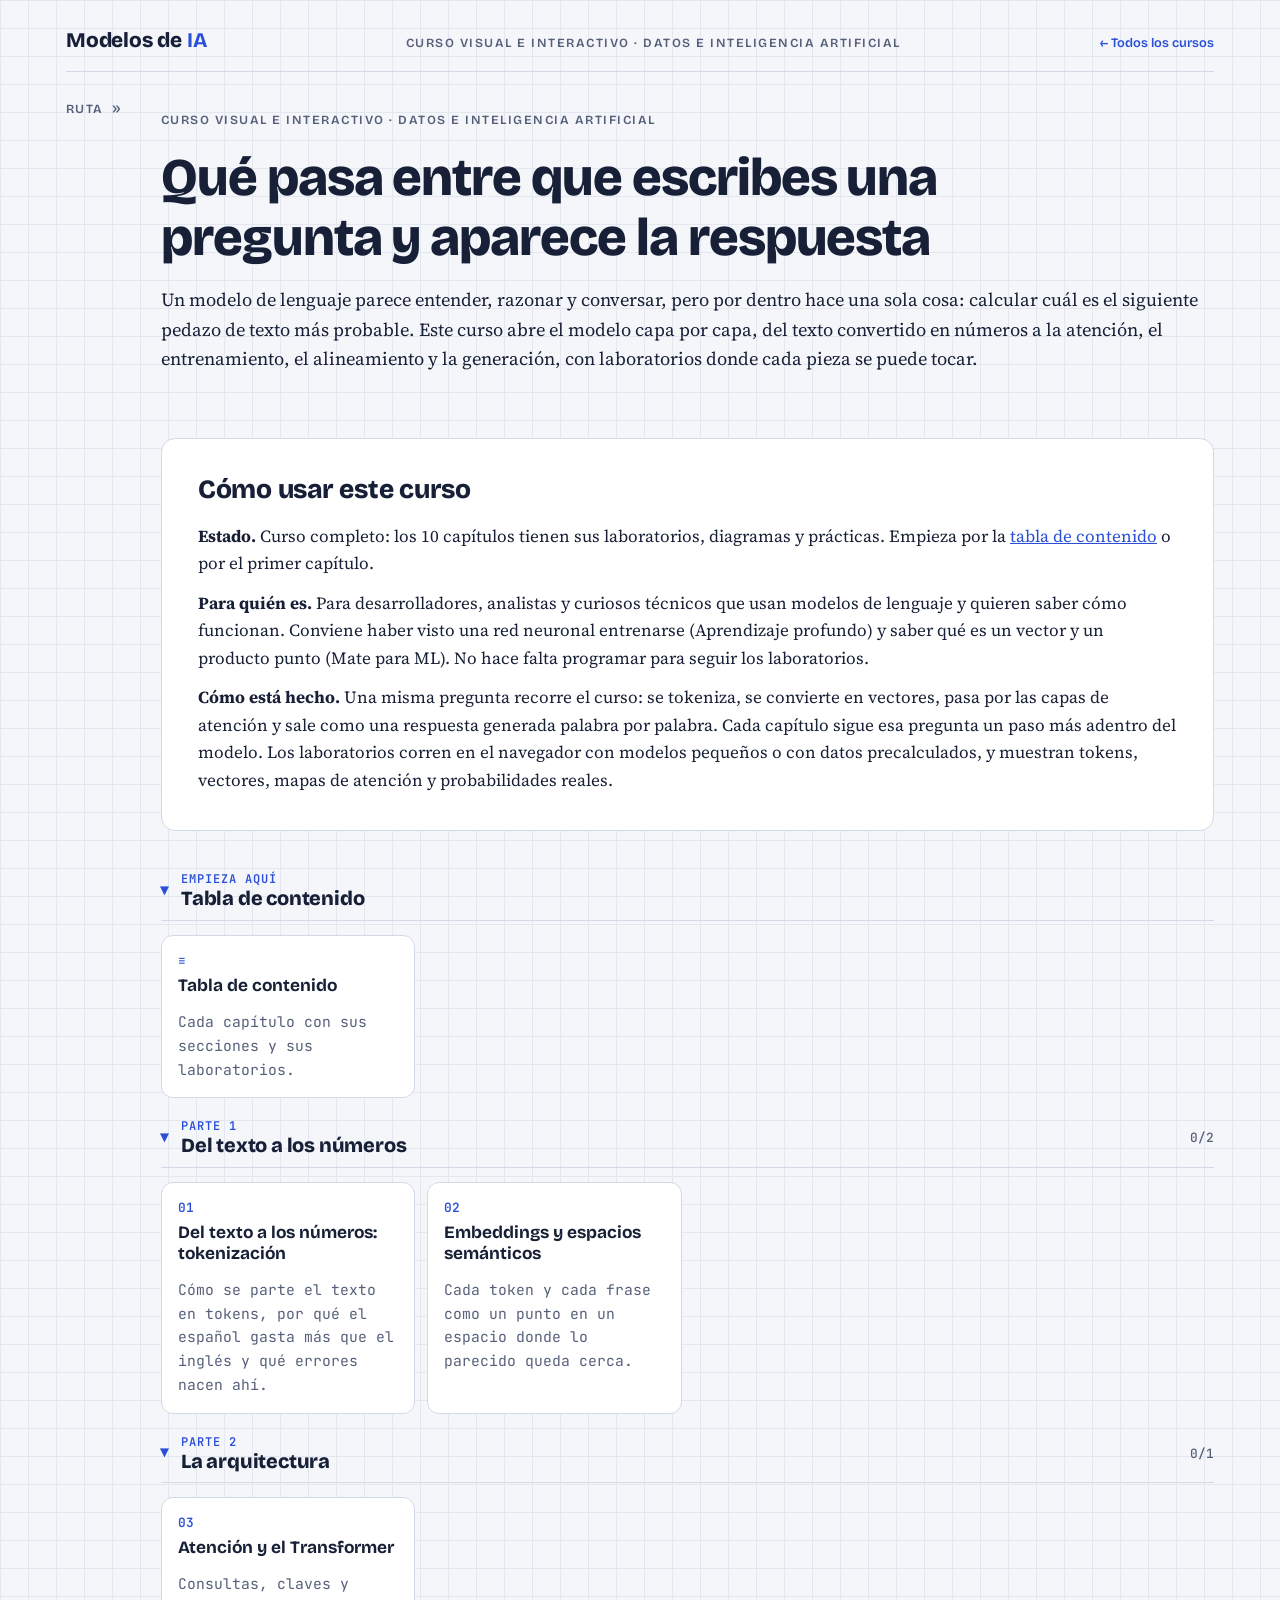
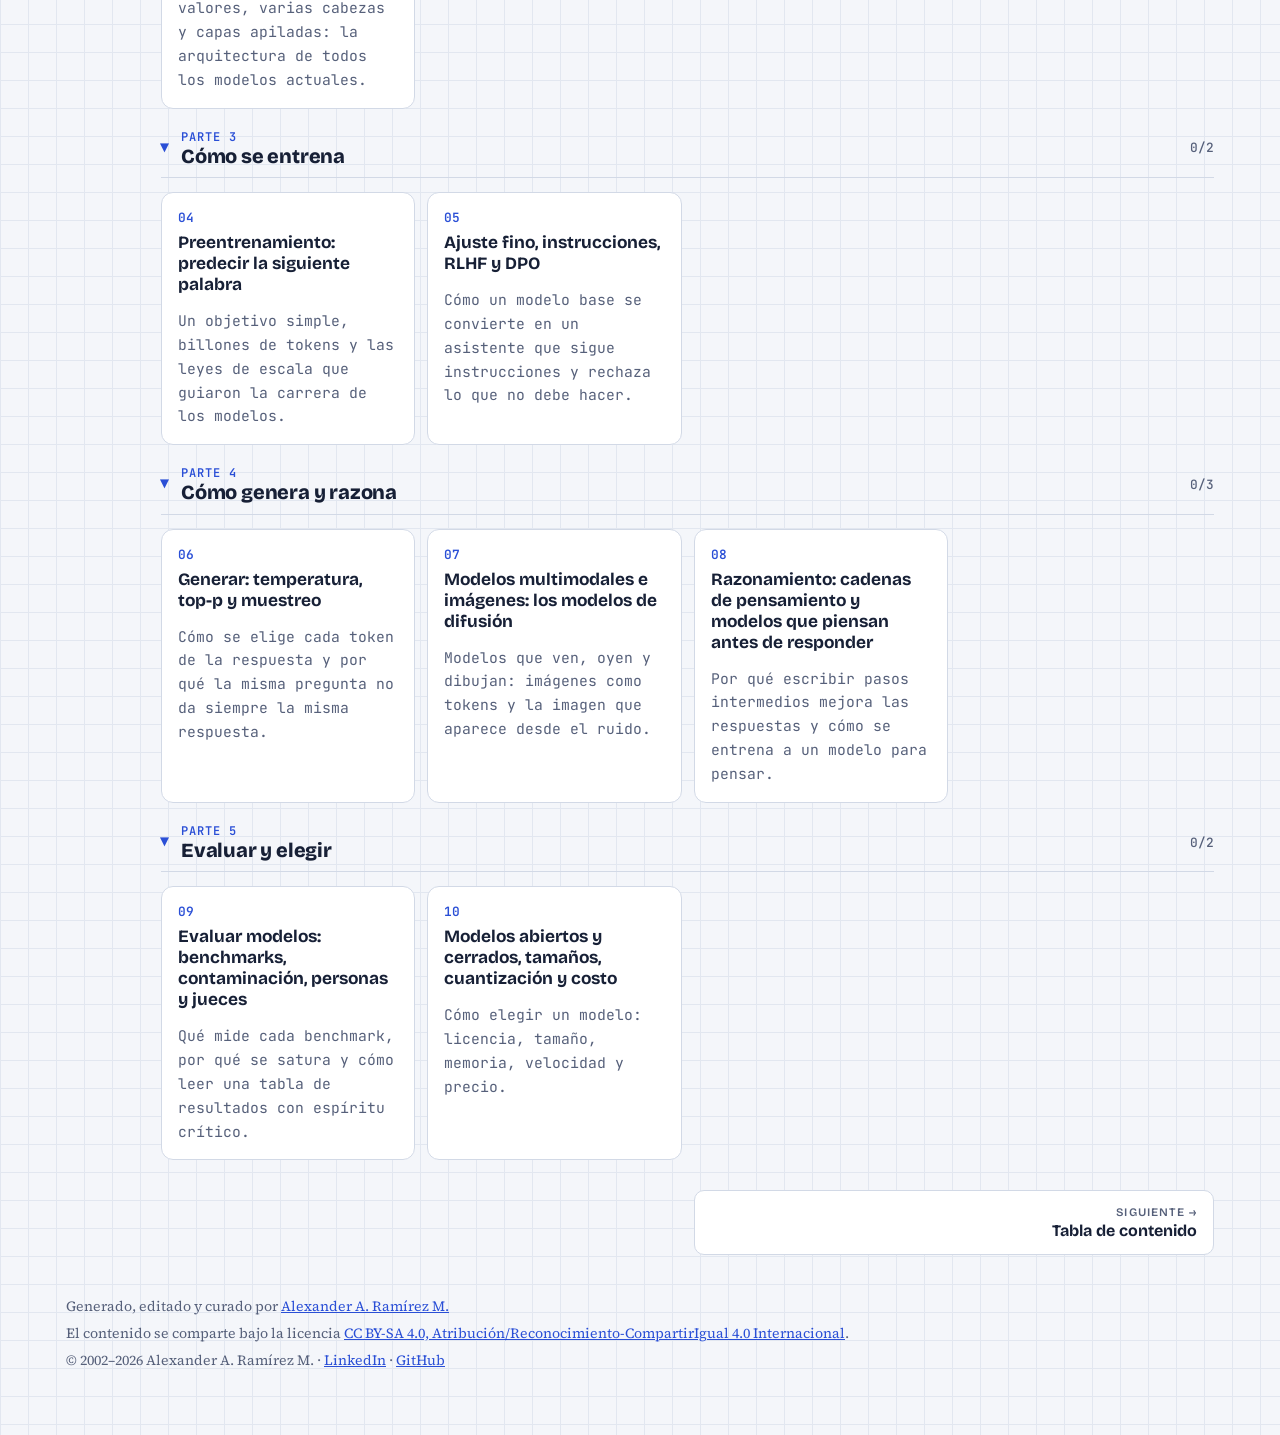
<file: index.html>
<!doctype html>
<html lang="es">
<head>
<!-- Google Tag Manager -->
<script>(function(w,d,s,l,i){w[l]=w[l]||[];w[l].push({'gtm.start':
new Date().getTime(),event:'gtm.js'});var f=d.getElementsByTagName(s)[0],
j=d.createElement(s),dl=l!='dataLayer'?'&l='+l:'';j.async=true;j.src=
'https://www.googletagmanager.com/gtm.js?id='+i+dl;f.parentNode.insertBefore(j,f);
})(window,document,'script','dataLayer','GTM-KX76XF8R');</script>
<!-- End Google Tag Manager -->
<meta charset="utf-8">
<meta name="viewport" content="width=device-width, initial-scale=1, viewport-fit=cover">
<title>Modelos de IA</title>
<meta name="claude:viewport-fit-sides" content="cover">
<meta name="description" content="Cómo funciona por dentro un modelo de lenguaje: tokens, embeddings, atención y el Transformer, cómo se entrena y se alinea, cómo genera y razona, y cómo se evalúa y se elige.">
<link rel="preconnect" href="https://fonts.googleapis.com">
<link rel="preconnect" href="https://fonts.gstatic.com" crossorigin>
<link rel="stylesheet" href="https://fonts.googleapis.com/css2?family=Bricolage+Grotesque:opsz,wght@12..96,500;12..96,700;12..96,800&family=JetBrains+Mono:wght@400;600&family=Source+Serif+4:ital,opsz,wght@0,8..60,400;0,8..60,600;1,8..60,400;1,8..60,600&display=swap">
<link rel="stylesheet" href="assets/style.css">
</head>
<body>
<!-- Google Tag Manager (noscript) -->
<noscript><iframe src="https://www.googletagmanager.com/ns.html?id=GTM-KX76XF8R"
height="0" width="0" style="display:none;visibility:hidden"></iframe></noscript>
<!-- End Google Tag Manager (noscript) -->
<div class="wrap" data-page="index">
<header class="topbar"><a class="brand" href="index.html">Modelos de <b>IA</b></a><span class="eyebrow">Curso visual e interactivo · Datos e inteligencia artificial</span><a class="al-sitio" href="https://aaramirez.github.io/">← Todos los cursos</a></header>
<div class="layout">
<nav class="toc" id="toc" aria-label="Ruta de aprendizaje"></nav>
<main>

<header class="hero">
  <span class="eyebrow">Curso visual e interactivo · Datos e inteligencia artificial</span>
  <h1>Qué pasa entre que escribes una pregunta y aparece la respuesta</h1>
  <p class="lede">Un modelo de lenguaje parece entender, razonar y conversar, pero por dentro hace una sola cosa: calcular cuál es el siguiente pedazo de texto más probable. Este curso abre el modelo capa por capa, del texto convertido en números a la atención, el entrenamiento, el alineamiento y la generación, con laboratorios donde cada pieza se puede tocar.</p>
</header>

<section>
  <h2>Cómo usar este curso</h2>
  <div class="prose">
    <p><b>Estado.</b> Curso completo: los 10 capítulos tienen sus laboratorios, diagramas y prácticas. Empieza por la <a href="temario.html">tabla de contenido</a> o por el primer capítulo.</p>
    <p><b>Para quién es.</b> Para desarrolladores, analistas y curiosos técnicos que usan modelos de lenguaje y quieren saber cómo funcionan. Conviene haber visto una red neuronal entrenarse (Aprendizaje profundo) y saber qué es un vector y un producto punto (Mate para ML). No hace falta programar para seguir los laboratorios.</p>
    <p><b>Cómo está hecho.</b> Una misma pregunta recorre el curso: se tokeniza, se convierte en vectores, pasa por las capas de atención y sale como una respuesta generada palabra por palabra. Cada capítulo sigue esa pregunta un paso más adentro del modelo. Los laboratorios corren en el navegador con modelos pequeños o con datos precalculados, y muestran tokens, vectores, mapas de atención y probabilidades reales.</p>
  </div>
</section>

<details class="stage" id="temario" open><summary><h2><span class="pn">Empieza aquí</span> Tabla de contenido</h2></summary>
  <div class="mods">
    <a class="mod" href="temario.html"><span class="n">≡</span><b>Tabla de contenido</b><p>Cada capítulo con sus secciones y sus laboratorios.</p></a>
  </div>
</details>

<details class="stage" id="parte-1" open><summary><h2><span class="pn">Parte 1</span> Del texto a los números</h2><span class="cuenta" data-etapa-cuenta="1"></span></summary>
  <div class="mods">
    <a class="mod" data-id="tokenizacion" href="01-tokenizacion.html"><span class="n">01</span><b>Del texto a los números: tokenización</b><p>Cómo se parte el texto en tokens, por qué el español gasta más que el inglés y qué errores nacen ahí.</p></a>
    <a class="mod" data-id="embeddings" href="02-embeddings.html"><span class="n">02</span><b>Embeddings y espacios semánticos</b><p>Cada token y cada frase como un punto en un espacio donde lo parecido queda cerca.</p></a>
  </div>
</details>

<details class="stage" id="parte-2" open><summary><h2><span class="pn">Parte 2</span> La arquitectura</h2><span class="cuenta" data-etapa-cuenta="2"></span></summary>
  <div class="mods">
    <a class="mod" data-id="atencion-y-transformer" href="03-atencion-y-transformer.html"><span class="n">03</span><b>Atención y el Transformer</b><p>Consultas, claves y valores, varias cabezas y capas apiladas: la arquitectura de todos los modelos actuales.</p></a>
  </div>
</details>

<details class="stage" id="parte-3" open><summary><h2><span class="pn">Parte 3</span> Cómo se entrena</h2><span class="cuenta" data-etapa-cuenta="3"></span></summary>
  <div class="mods">
    <a class="mod" data-id="preentrenamiento" href="04-preentrenamiento.html"><span class="n">04</span><b>Preentrenamiento: predecir la siguiente palabra</b><p>Un objetivo simple, billones de tokens y las leyes de escala que guiaron la carrera de los modelos.</p></a>
    <a class="mod" data-id="ajuste-y-alineamiento" href="05-ajuste-y-alineamiento.html"><span class="n">05</span><b>Ajuste fino, instrucciones, RLHF y DPO</b><p>Cómo un modelo base se convierte en un asistente que sigue instrucciones y rechaza lo que no debe hacer.</p></a>
  </div>
</details>

<details class="stage" id="parte-4" open><summary><h2><span class="pn">Parte 4</span> Cómo genera y razona</h2><span class="cuenta" data-etapa-cuenta="4"></span></summary>
  <div class="mods">
    <a class="mod" data-id="generar" href="06-generar.html"><span class="n">06</span><b>Generar: temperatura, top-p y muestreo</b><p>Cómo se elige cada token de la respuesta y por qué la misma pregunta no da siempre la misma respuesta.</p></a>
    <a class="mod" data-id="multimodales-y-difusion" href="07-multimodales-y-difusion.html"><span class="n">07</span><b>Modelos multimodales e imágenes: los modelos de difusión</b><p>Modelos que ven, oyen y dibujan: imágenes como tokens y la imagen que aparece desde el ruido.</p></a>
    <a class="mod" data-id="razonamiento" href="08-razonamiento.html"><span class="n">08</span><b>Razonamiento: cadenas de pensamiento y modelos que piensan antes de responder</b><p>Por qué escribir pasos intermedios mejora las respuestas y cómo se entrena a un modelo para pensar.</p></a>
  </div>
</details>

<details class="stage" id="parte-5" open><summary><h2><span class="pn">Parte 5</span> Evaluar y elegir</h2><span class="cuenta" data-etapa-cuenta="5"></span></summary>
  <div class="mods">
    <a class="mod" data-id="evaluar-modelos" href="09-evaluar-modelos.html"><span class="n">09</span><b>Evaluar modelos: benchmarks, contaminación, personas y jueces</b><p>Qué mide cada benchmark, por qué se satura y cómo leer una tabla de resultados con espíritu crítico.</p></a>
    <a class="mod" data-id="abiertos-cerrados-y-costo" href="10-abiertos-cerrados-y-costo.html"><span class="n">10</span><b>Modelos abiertos y cerrados, tamaños, cuantización y costo</b><p>Cómo elegir un modelo: licencia, tamaño, memoria, velocidad y precio.</p></a>
  </div>
</details>



<nav class="pager" id="pager" aria-label="Capítulo anterior y siguiente"></nav>
</main>
</div>
<footer><span>Generado, editado y curado por <a href="https://www.linkedin.com/in/alexander-ramirez-morales/" target="_blank" rel="noopener">Alexander A. Ramírez M.</a></span><span>El contenido se comparte bajo la licencia <a href="https://creativecommons.org/licenses/by-sa/4.0/deed.es" target="_blank" rel="noopener">CC BY-SA 4.0, Atribución/Reconocimiento-CompartirIgual 4.0 Internacional</a>.</span><span>© 2002–<span data-anio>2026</span> Alexander A. Ramírez M. · <a href="https://www.linkedin.com/in/alexander-ramirez-morales/" target="_blank" rel="noopener">LinkedIn</a> · <a href="https://github.com/aaramirez" target="_blank" rel="noopener">GitHub</a></span><script>document.querySelectorAll('[data-anio]').forEach(function (e) { e.textContent = new Date().getFullYear(); });</script></footer>
</div>
<script src="assets/lab.js"></script>
</body>
</html>
</file>
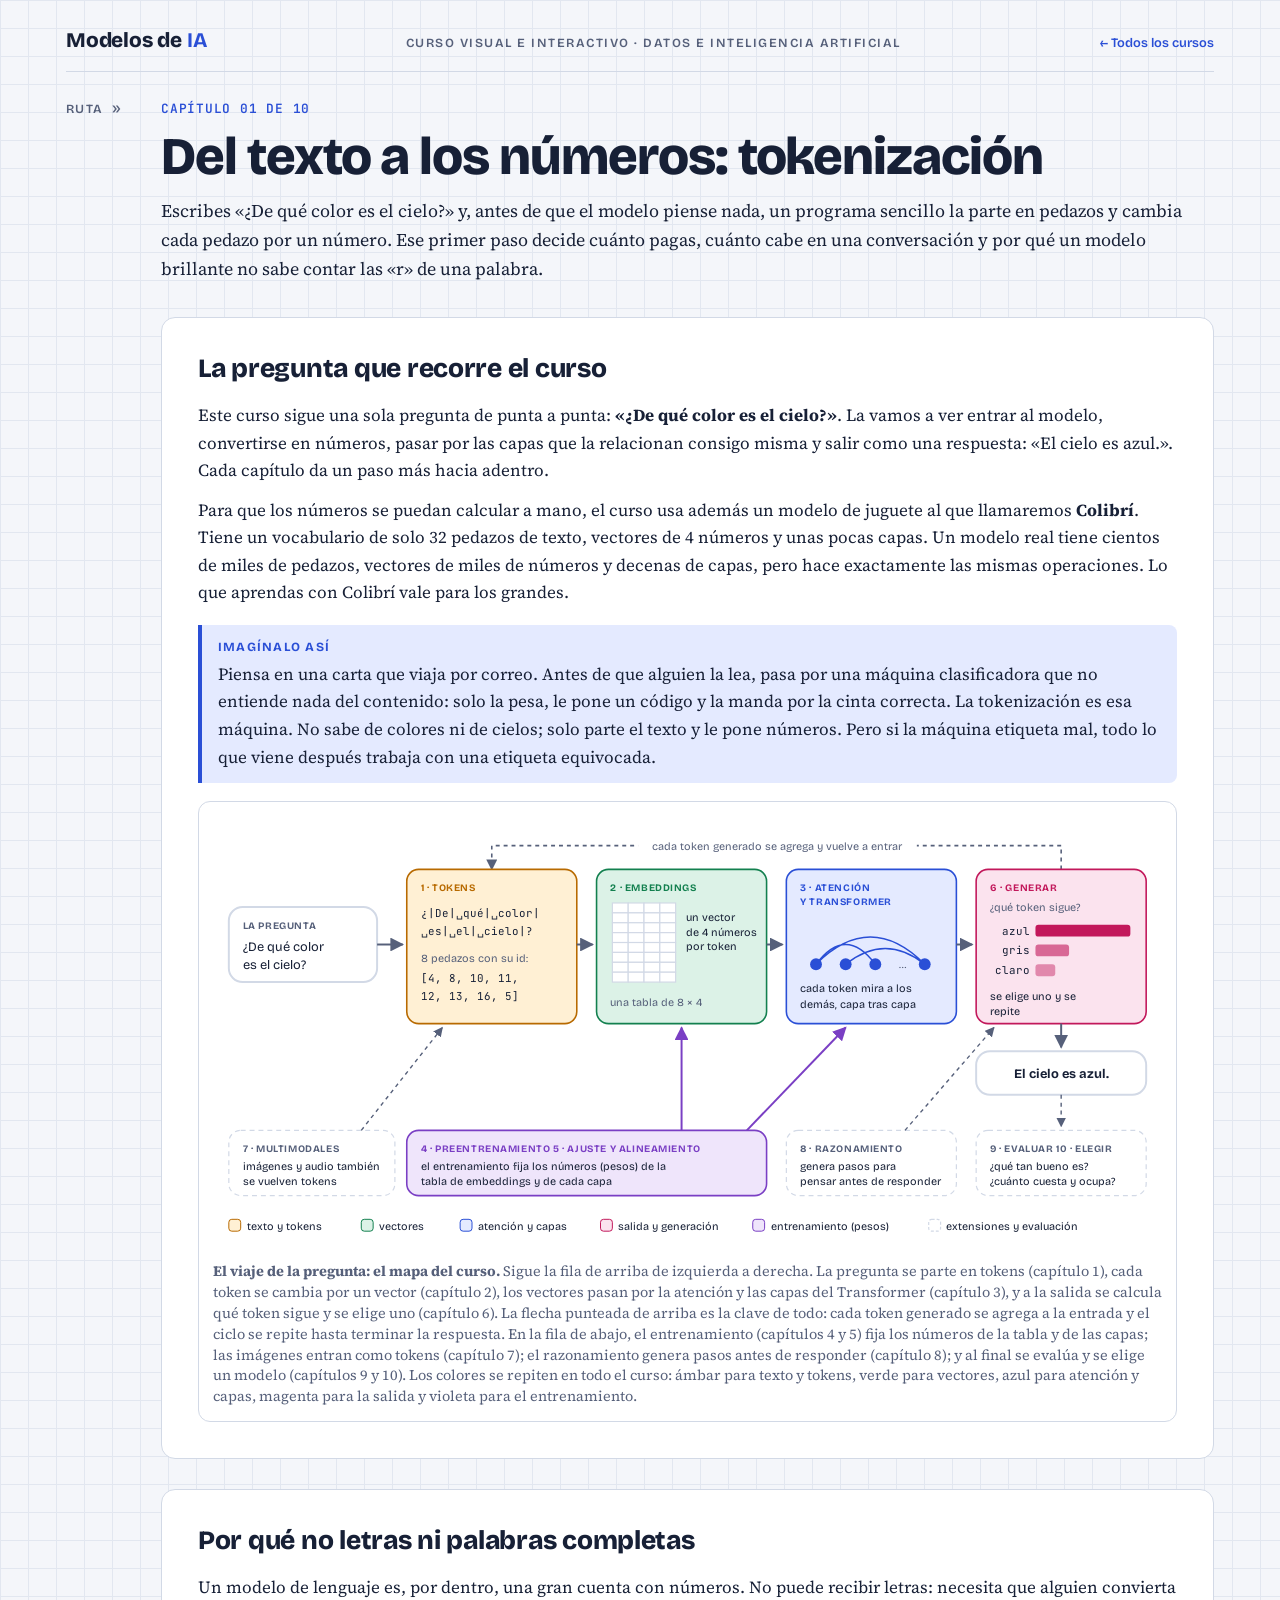
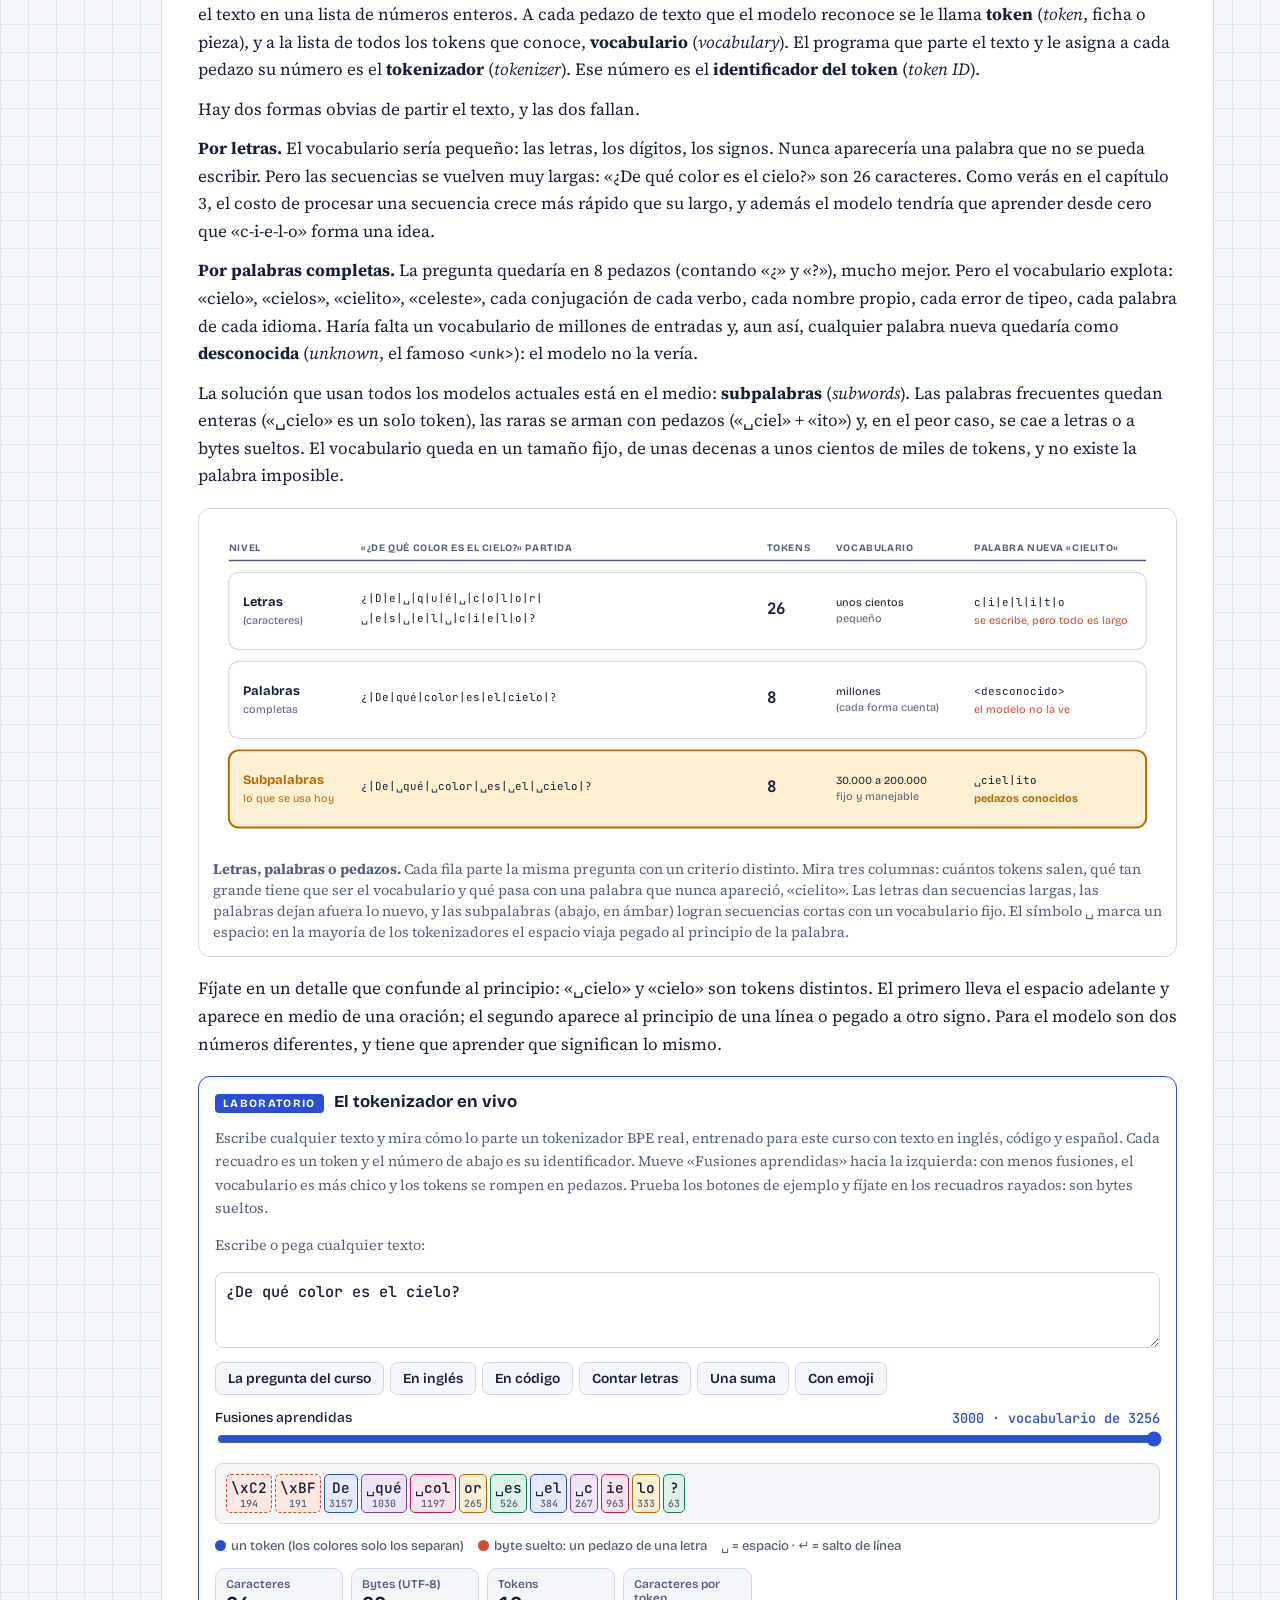
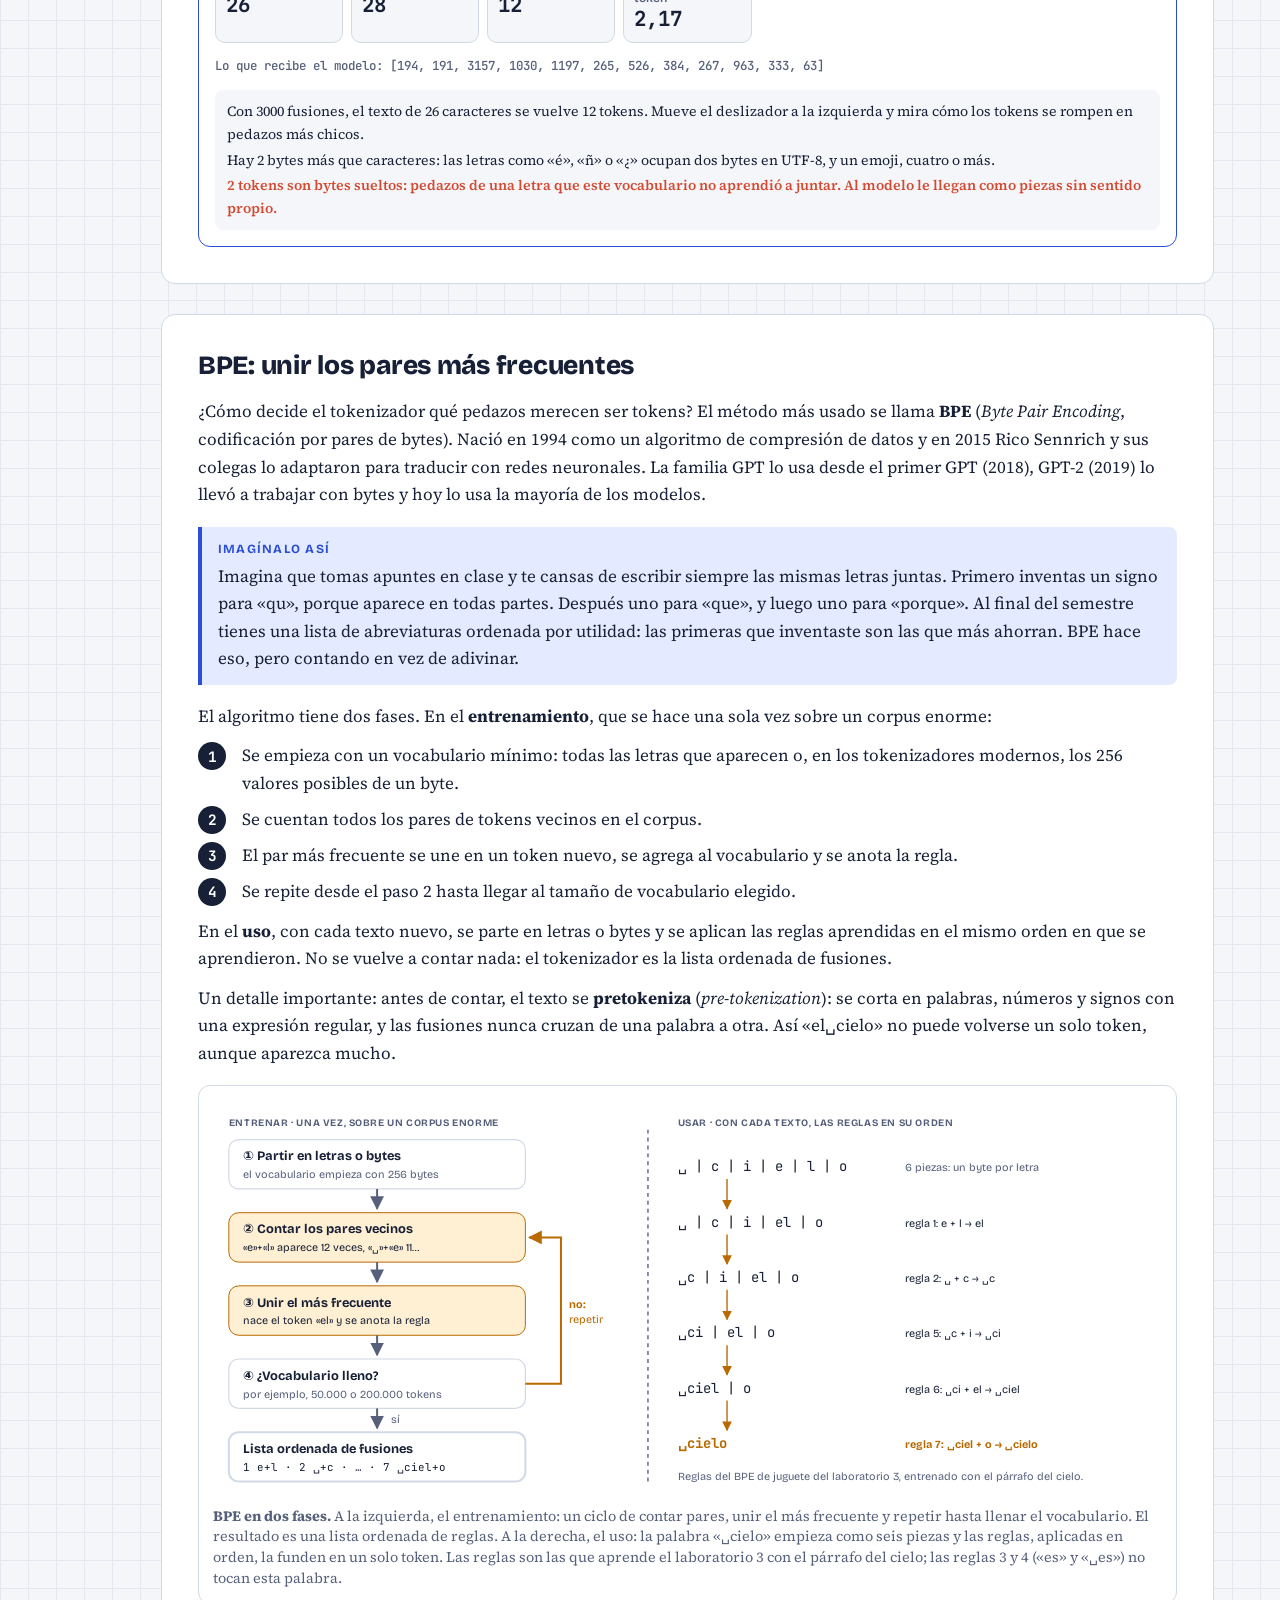
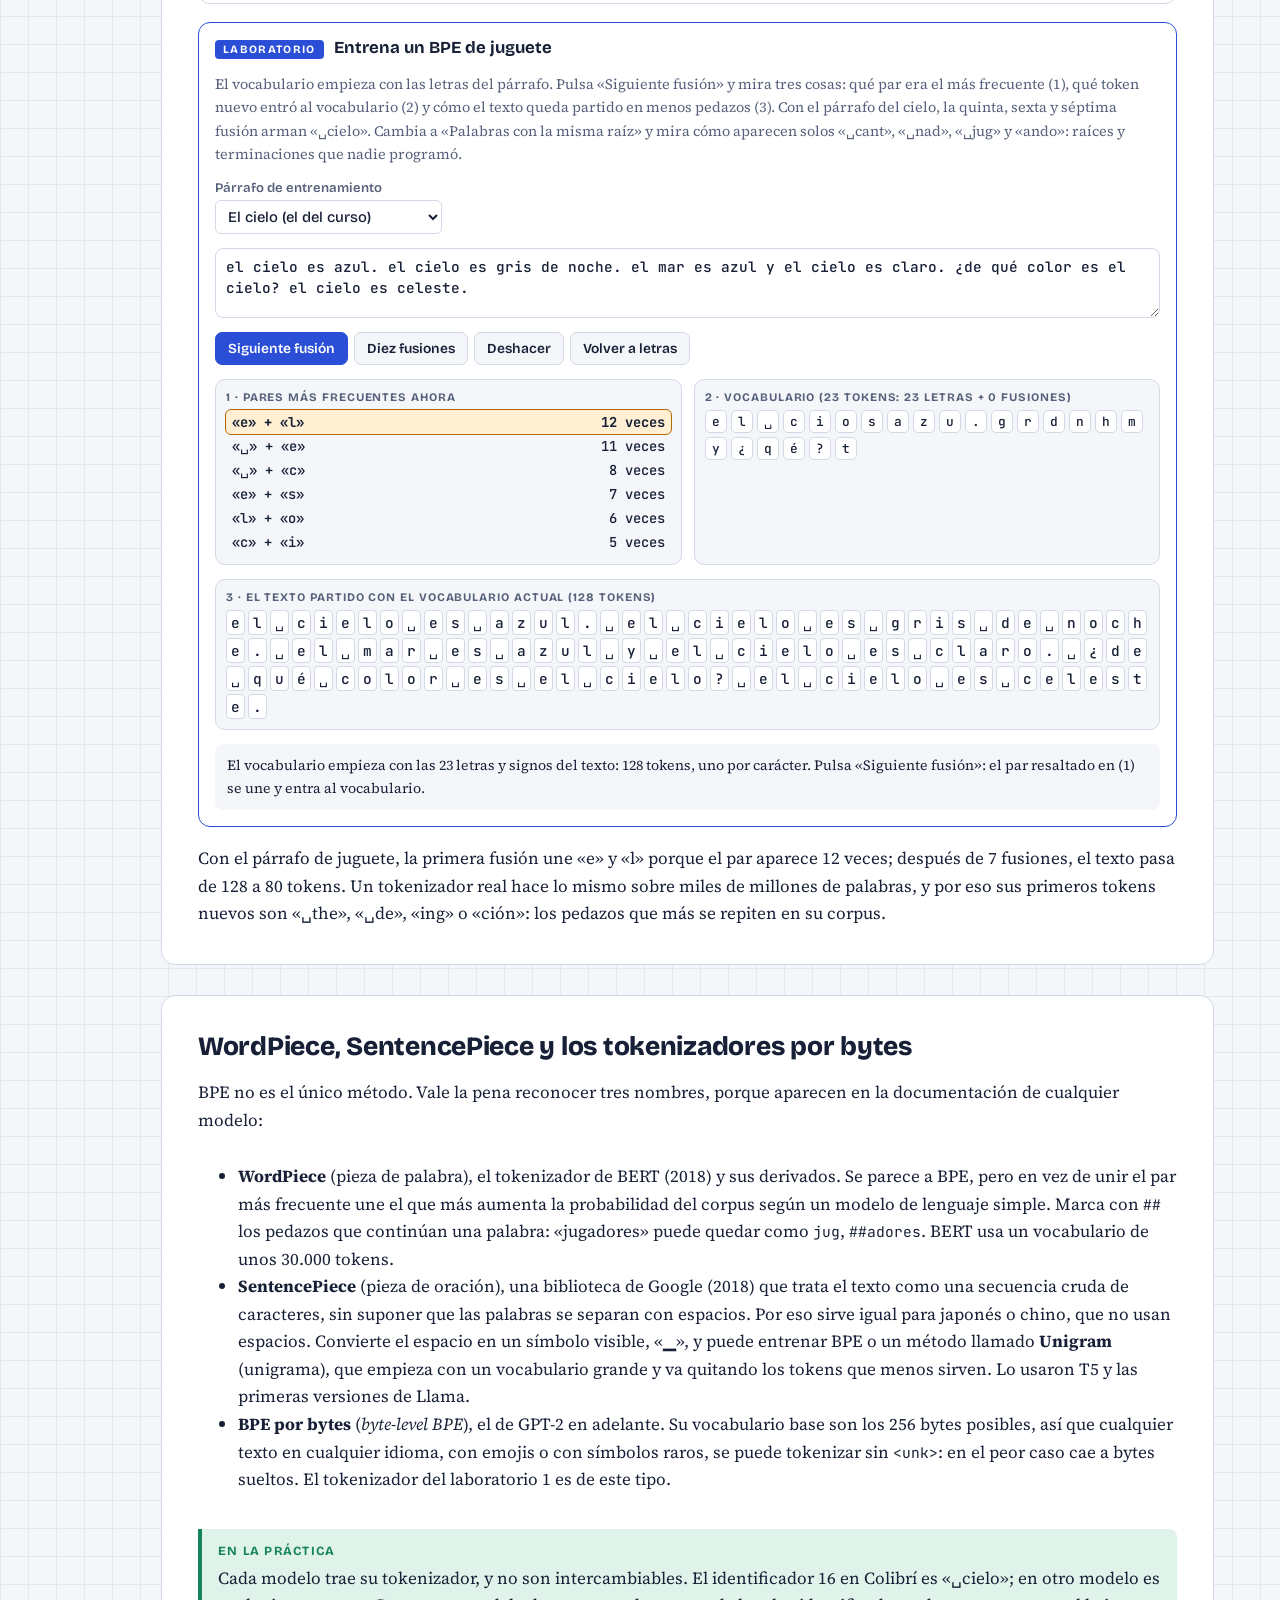
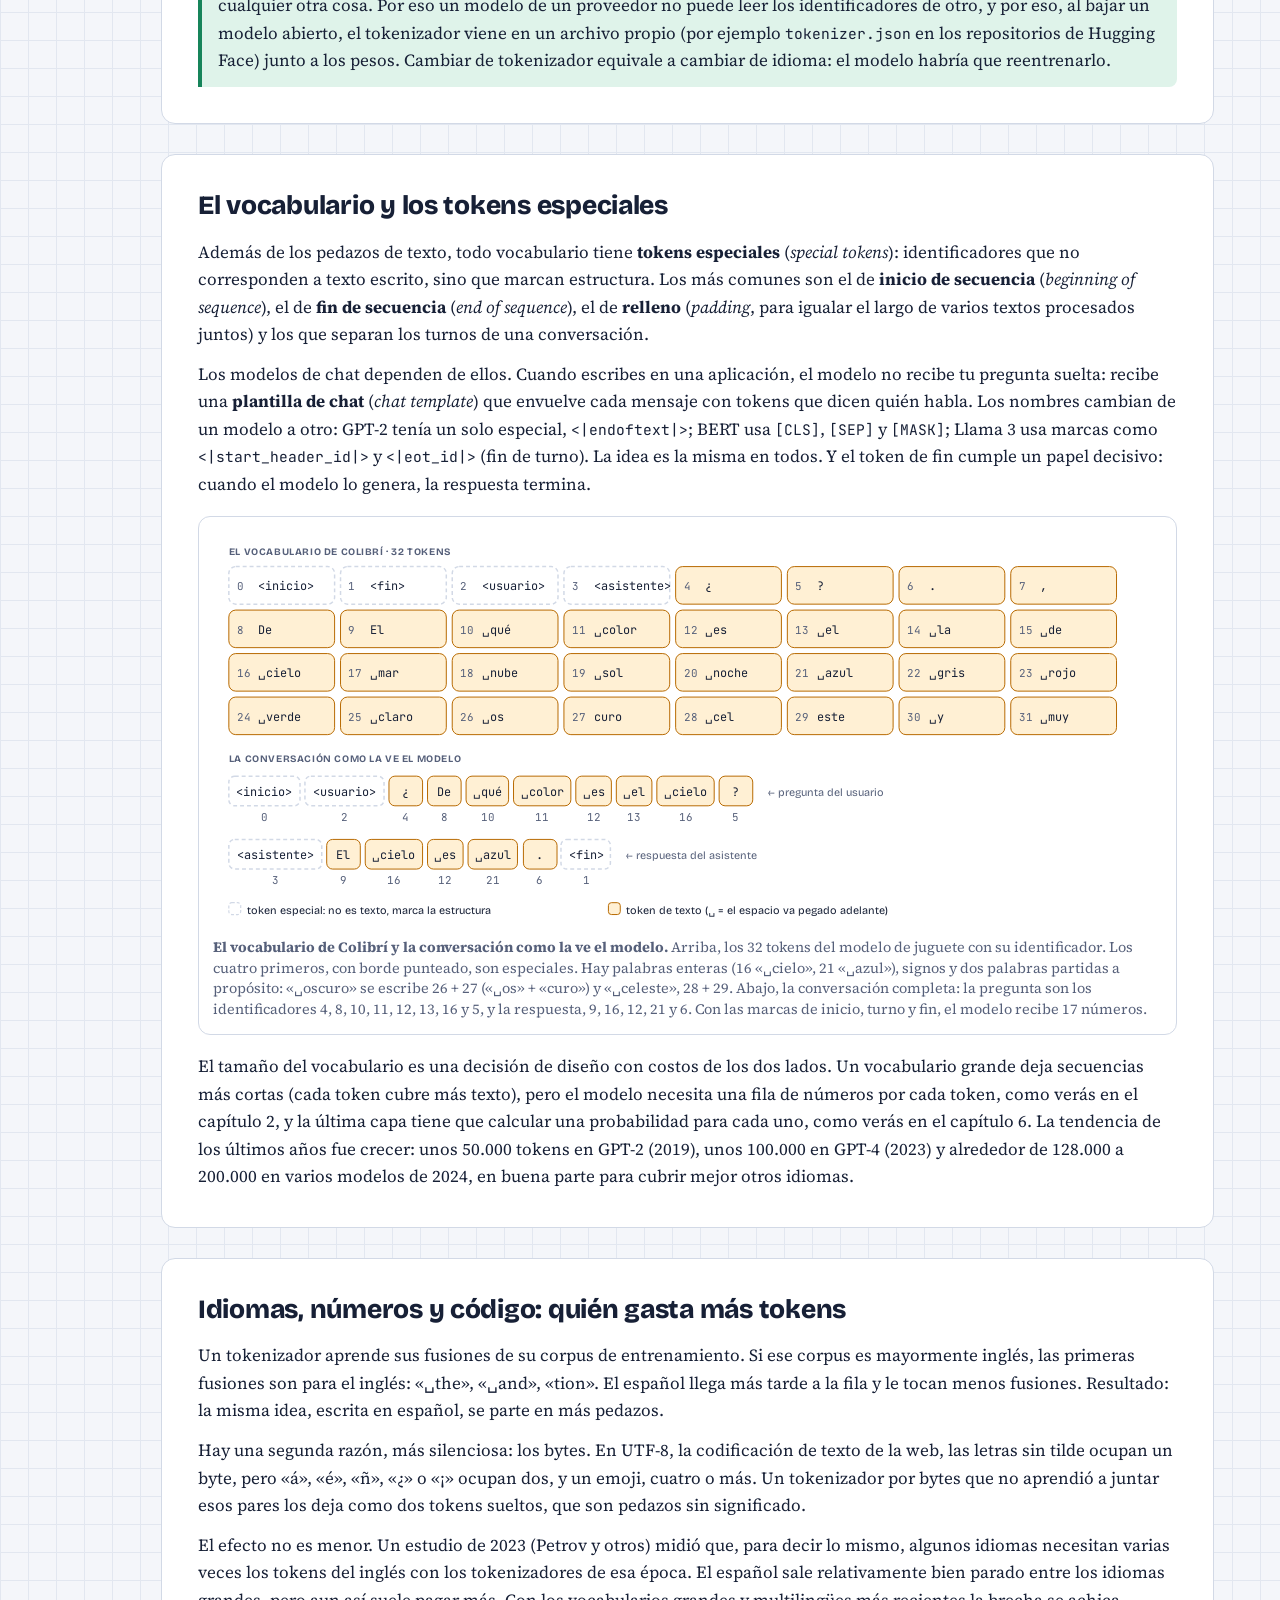
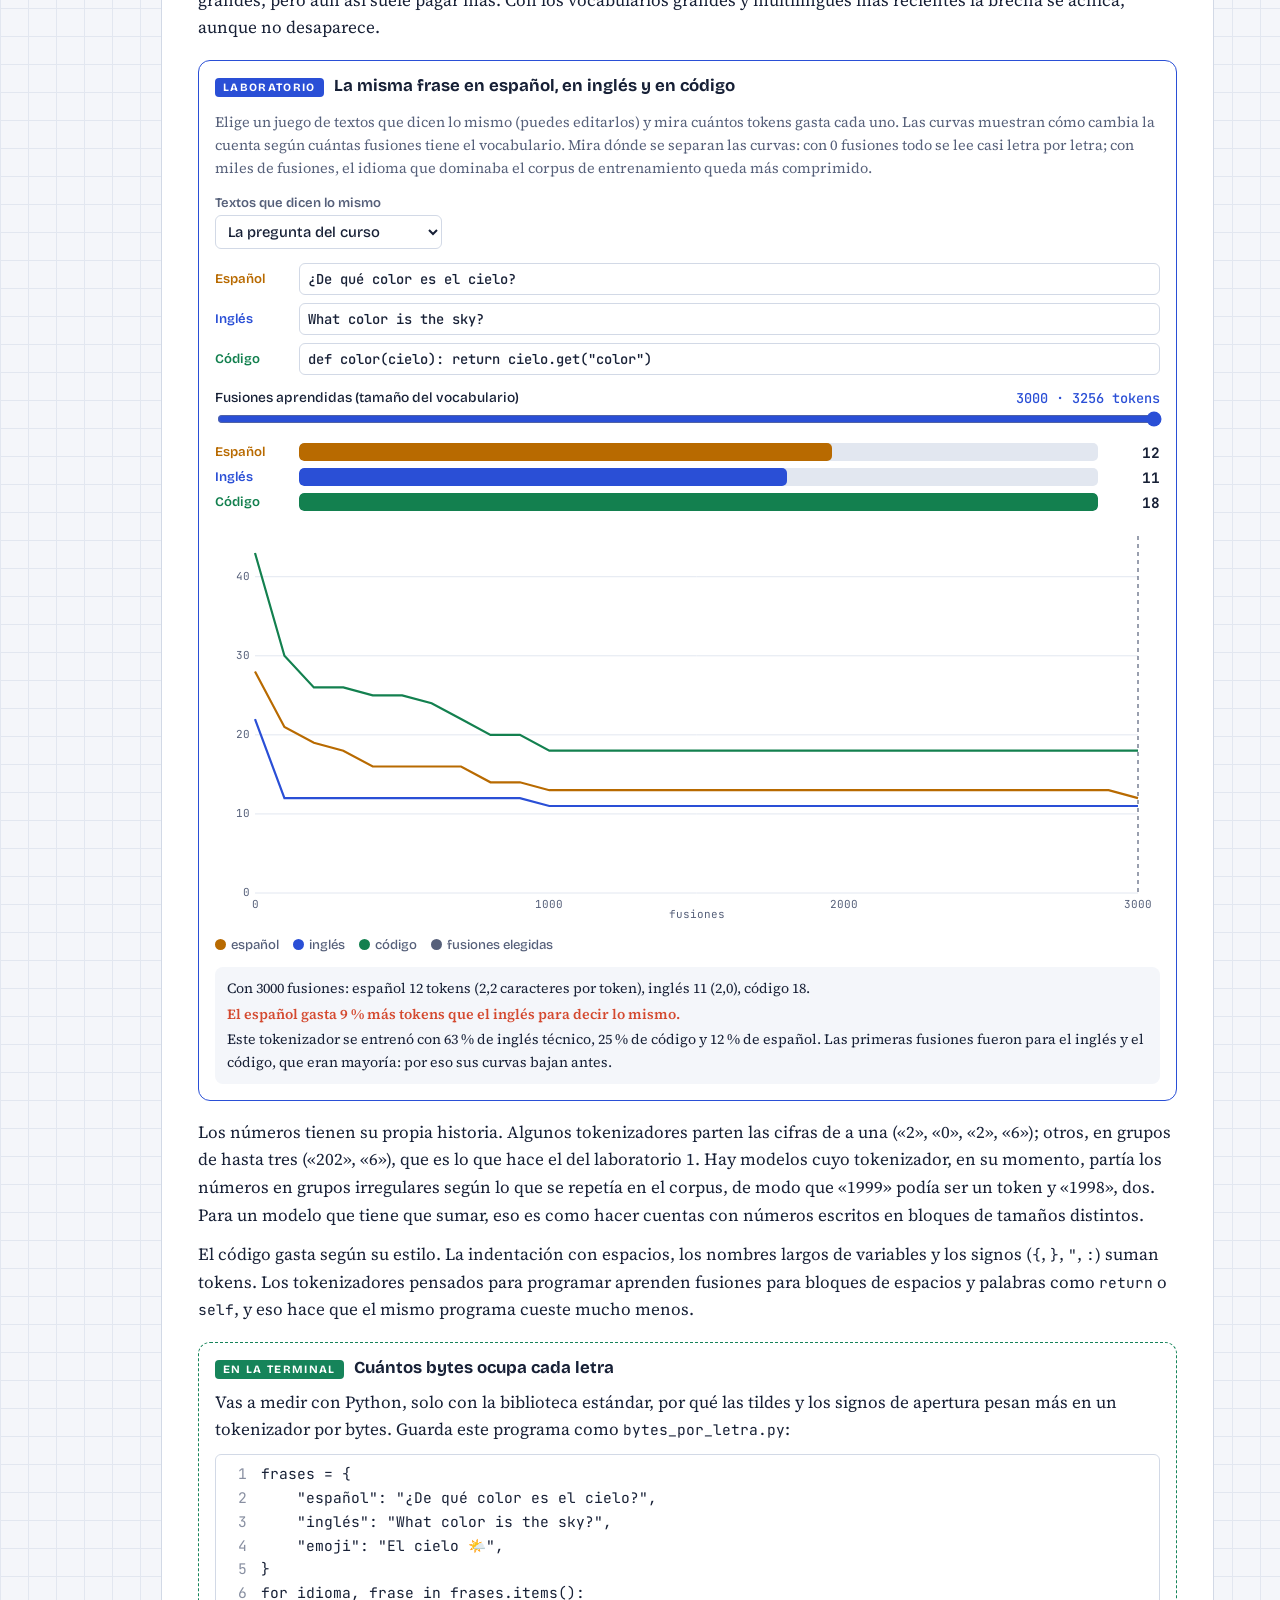
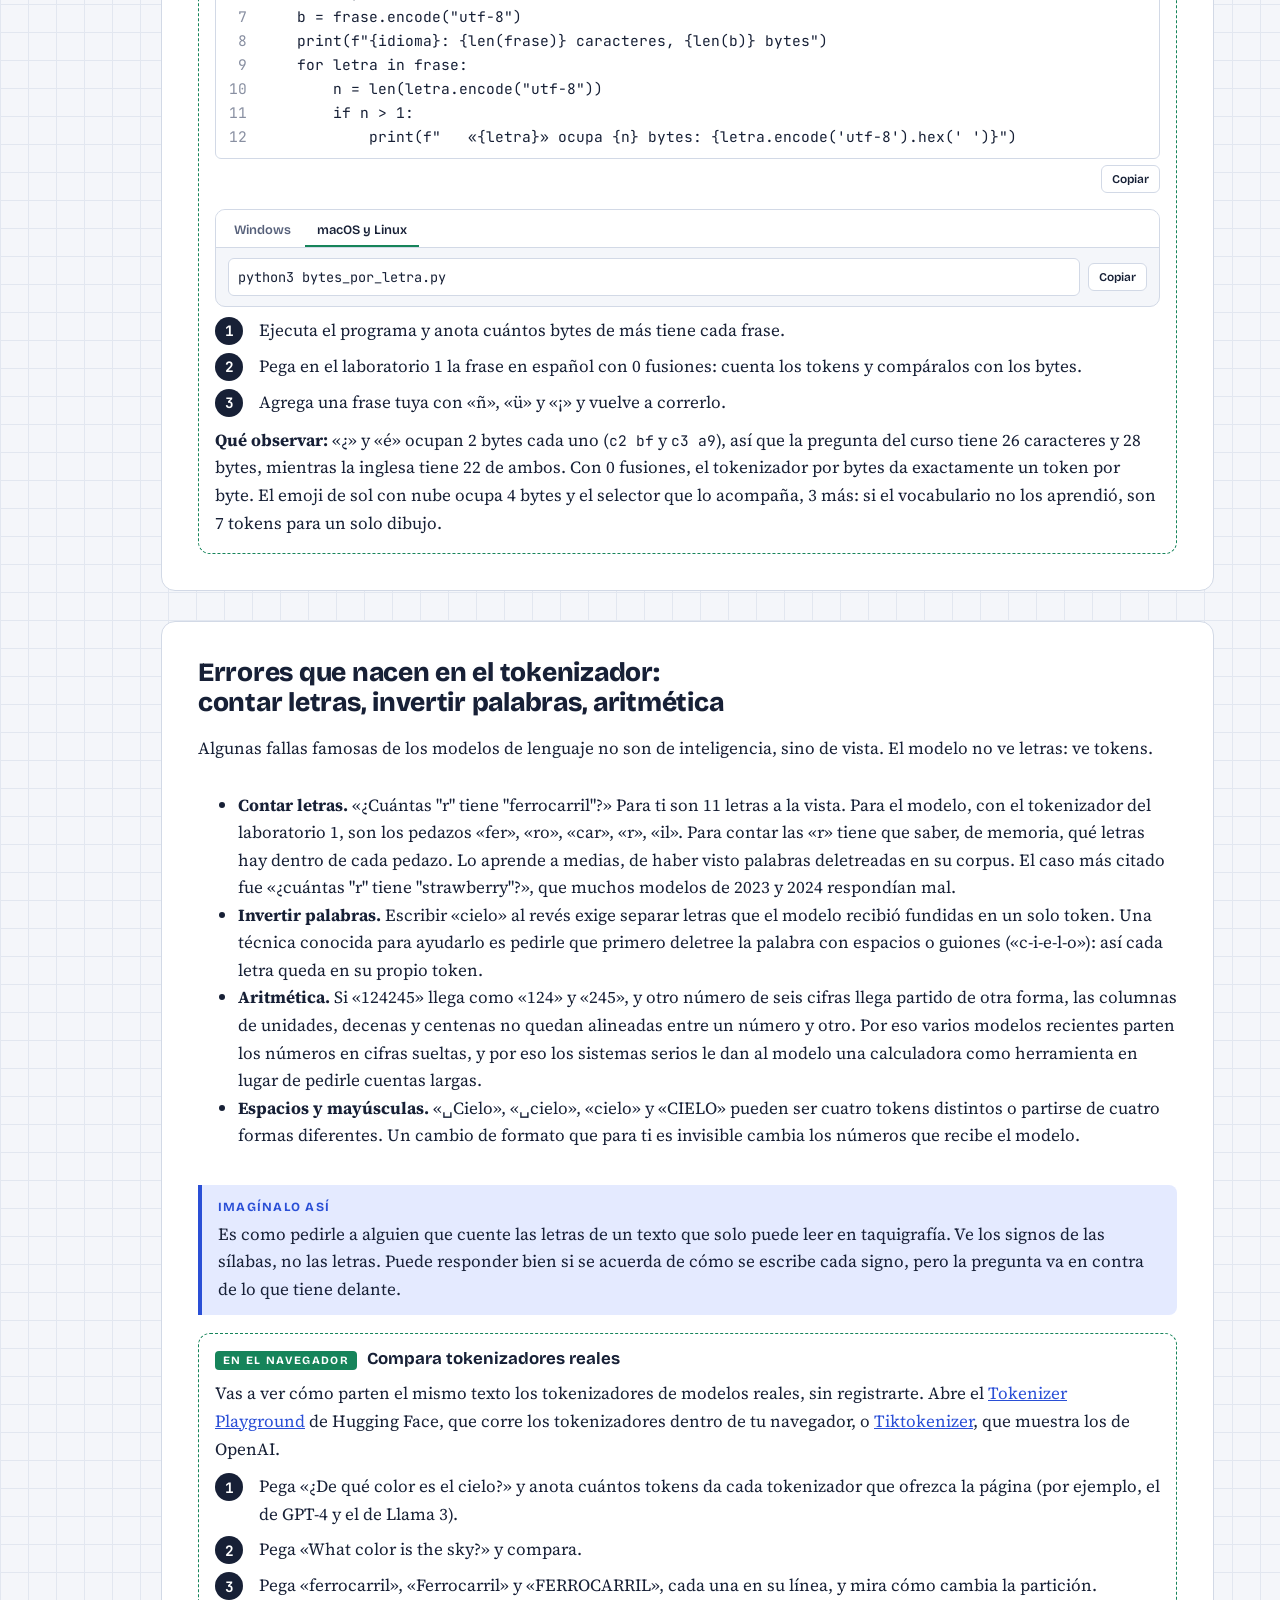
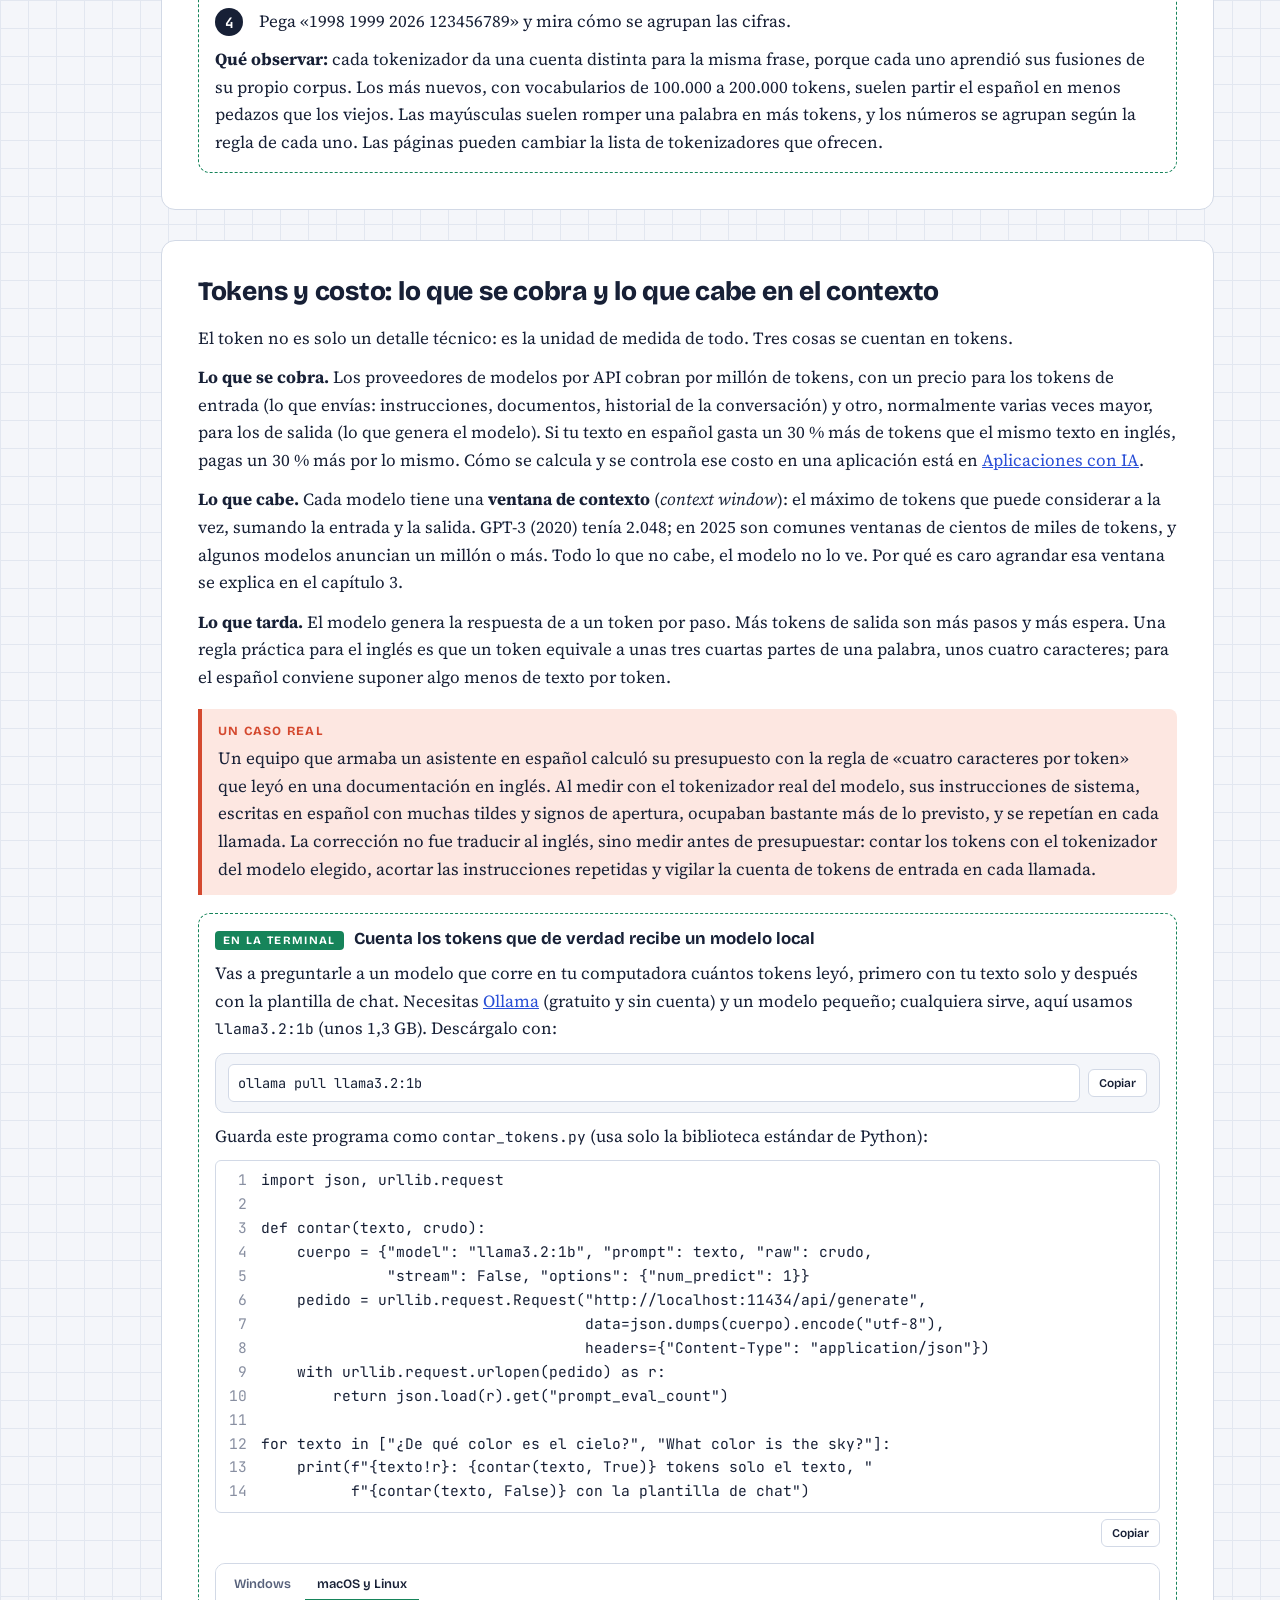
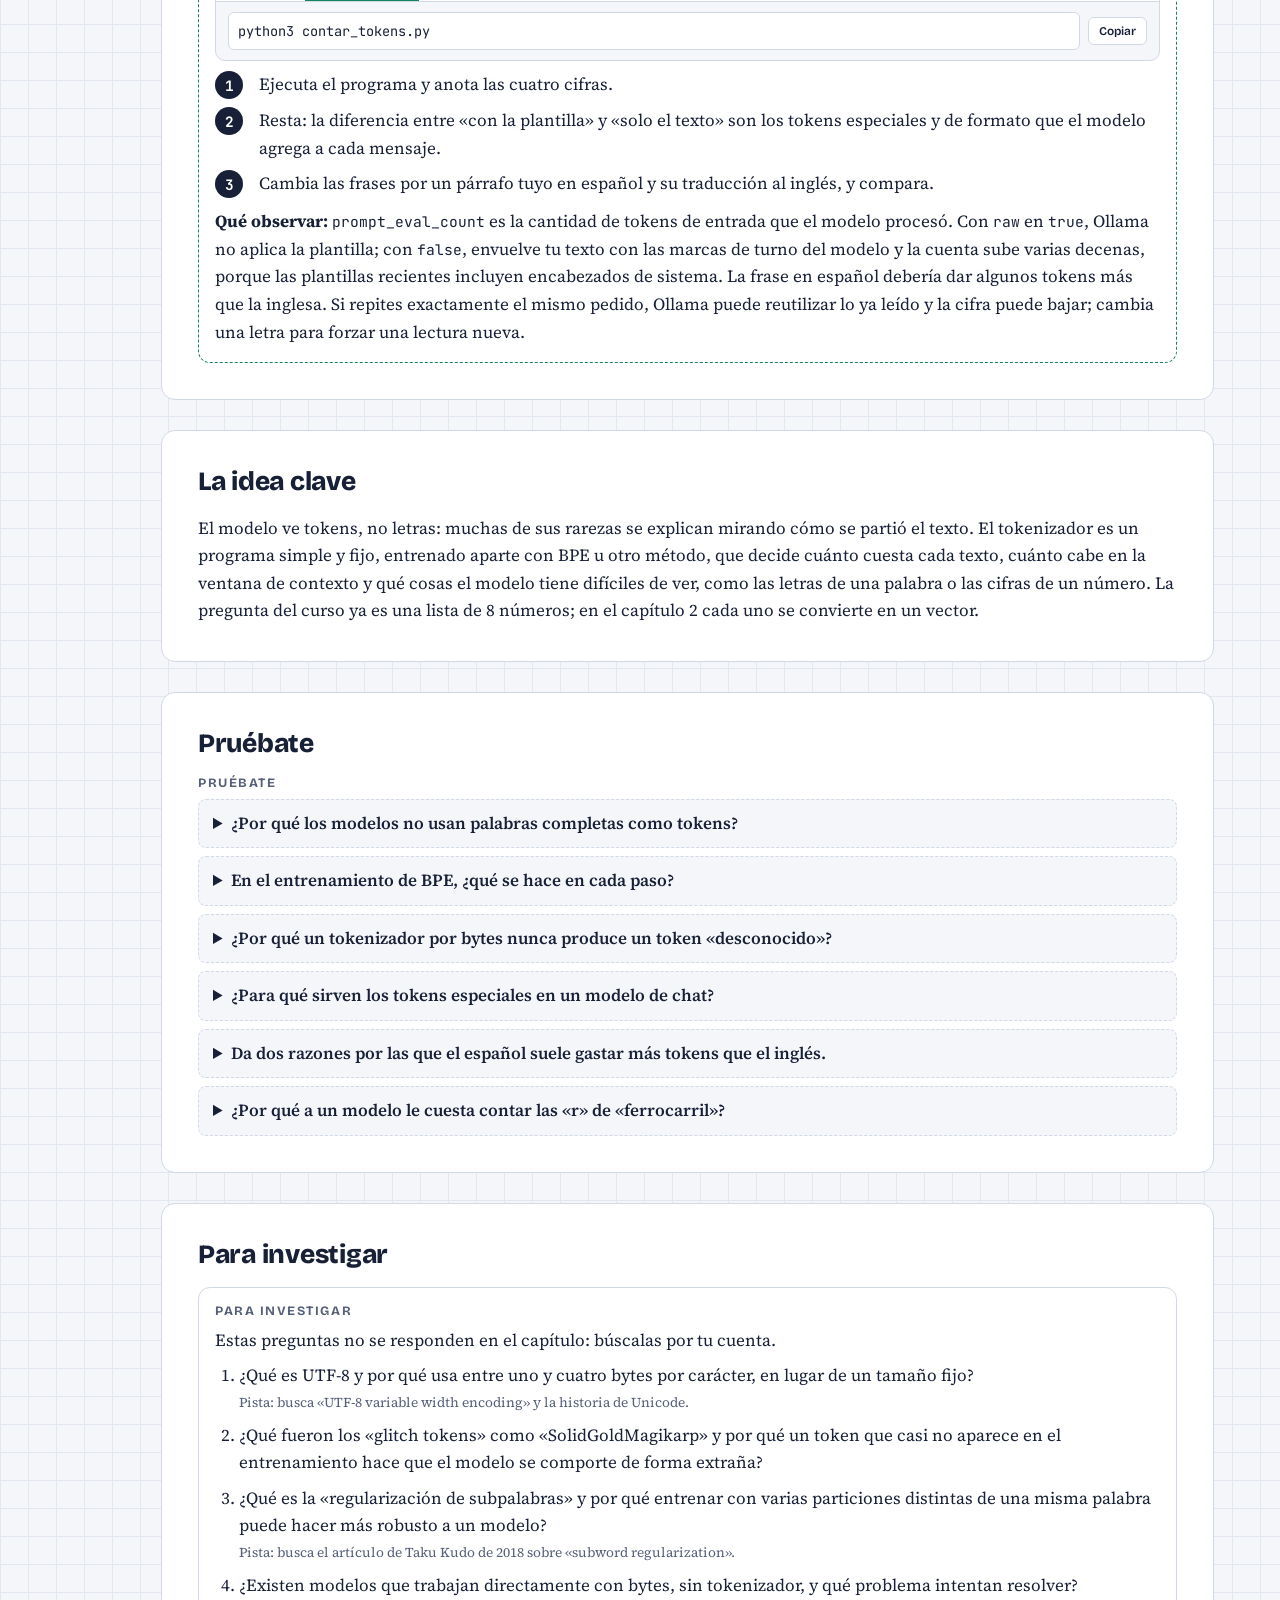
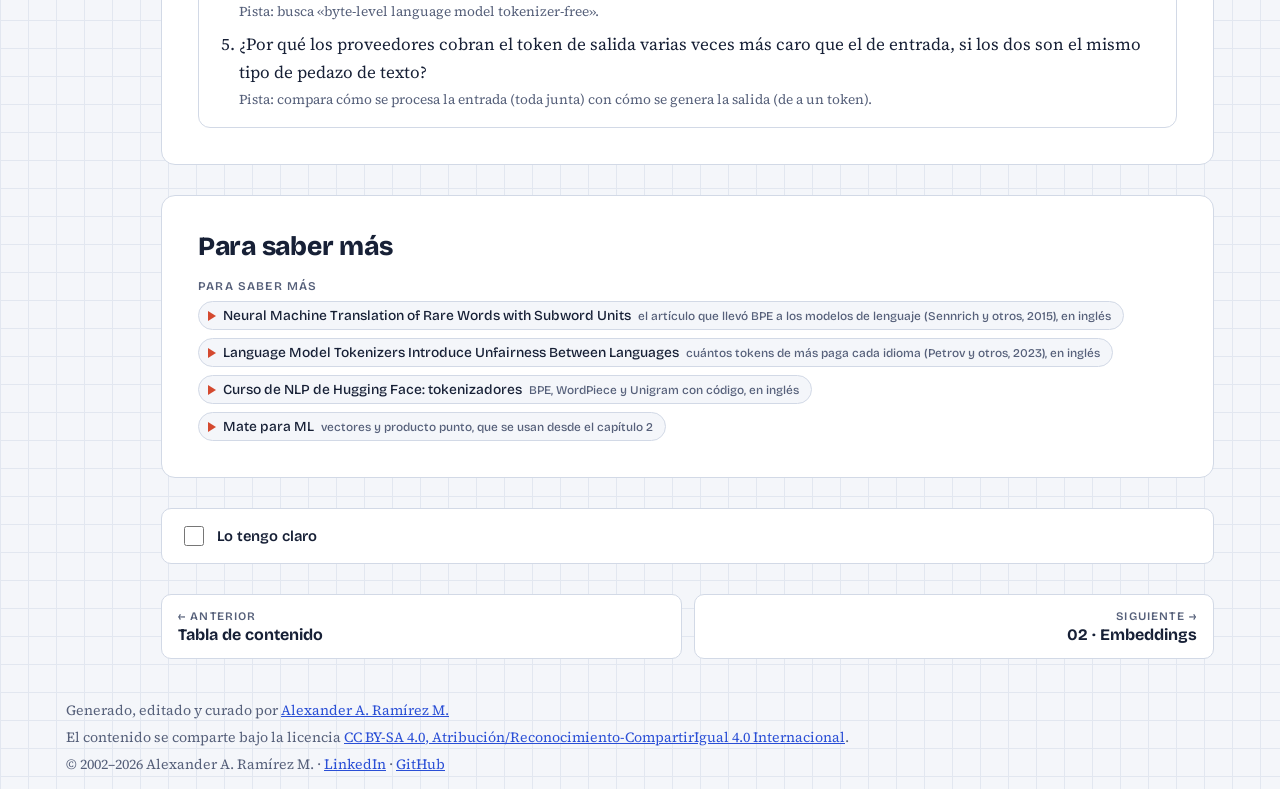
<file: 01-tokenizacion.html>
<!doctype html>
<html lang="es">
<head>
<!-- Google Tag Manager -->
<script>(function(w,d,s,l,i){w[l]=w[l]||[];w[l].push({'gtm.start':
new Date().getTime(),event:'gtm.js'});var f=d.getElementsByTagName(s)[0],
j=d.createElement(s),dl=l!='dataLayer'?'&l='+l:'';j.async=true;j.src=
'https://www.googletagmanager.com/gtm.js?id='+i+dl;f.parentNode.insertBefore(j,f);
})(window,document,'script','dataLayer','GTM-KX76XF8R');</script>
<!-- End Google Tag Manager -->
<meta charset="utf-8">
<meta name="viewport" content="width=device-width, initial-scale=1, viewport-fit=cover">
<title>Tokenización · Modelos de IA · Modelos de IA</title>
<meta name="claude:viewport-fit-sides" content="cover">
<meta name="description" content="Cómo funciona por dentro un modelo de lenguaje: tokens, embeddings, atención y el Transformer, cómo se entrena y se alinea, cómo genera y razona, y cómo se evalúa y se elige.">
<link rel="preconnect" href="https://fonts.googleapis.com">
<link rel="preconnect" href="https://fonts.gstatic.com" crossorigin>
<link rel="stylesheet" href="https://fonts.googleapis.com/css2?family=Bricolage+Grotesque:opsz,wght@12..96,500;12..96,700;12..96,800&family=JetBrains+Mono:wght@400;600&family=Source+Serif+4:ital,opsz,wght@0,8..60,400;0,8..60,600;1,8..60,400;1,8..60,600&display=swap">
<link rel="stylesheet" href="assets/style.css">
</head>
<body>
<!-- Google Tag Manager (noscript) -->
<noscript><iframe src="https://www.googletagmanager.com/ns.html?id=GTM-KX76XF8R"
height="0" width="0" style="display:none;visibility:hidden"></iframe></noscript>
<!-- End Google Tag Manager (noscript) -->
<div class="wrap" data-page="tokenizacion">
<header class="topbar"><a class="brand" href="index.html">Modelos de <b>IA</b></a><span class="eyebrow">Curso visual e interactivo · Datos e inteligencia artificial</span><a class="al-sitio" href="https://aaramirez.github.io/">← Todos los cursos</a></header>
<div class="layout">
<nav class="toc" id="toc" aria-label="Ruta de aprendizaje"></nav>
<main>
<header class="page-head"><span class="num">CAPÍTULO 01 DE 10</span><h1>Del texto a los números: tokenización</h1><p class="lede">Escribes «¿De qué color es el cielo?» y, antes de que el modelo piense nada, un programa sencillo la parte en pedazos y cambia cada pedazo por un número. Ese primer paso decide cuánto pagas, cuánto cabe en una conversación y por qué un modelo brillante no sabe contar las «r» de una palabra.</p></header>
<section><h2>La pregunta que recorre el curso</h2><div class="prose"><p>Este curso sigue una sola pregunta de punta a punta: <b>«¿De qué color es el cielo?»</b>. La vamos a ver entrar al modelo, convertirse en números, pasar por las capas que la relacionan consigo misma y salir como una respuesta: «El cielo es azul.». Cada capítulo da un paso más hacia adentro.</p><p>Para que los números se puedan calcular a mano, el curso usa además un modelo de juguete al que llamaremos <b>Colibrí</b>. Tiene un vocabulario de solo 32 pedazos de texto, vectores de 4 números y unas pocas capas. Un modelo real tiene cientos de miles de pedazos, vectores de miles de números y decenas de capas, pero hace exactamente las mismas operaciones. Lo que aprendas con Colibrí vale para los grandes.</p></div><div class="analogia"><b>Imagínalo así</b><p>Piensa en una carta que viaja por correo. Antes de que alguien la lea, pasa por una máquina clasificadora que no entiende nada del contenido: solo la pesa, le pone un código y la manda por la cinta correcta. La tokenización es esa máquina. No sabe de colores ni de cielos; solo parte el texto y le pone números. Pero si la máquina etiqueta mal, todo lo que viene después trabaja con una etiqueta equivocada.</p></div><figure class="fig fig-mapa" id="01-diagrama-1"><div class="lienzo"><svg viewBox="0 0 960 440" style="min-width:760px" role="img" aria-label="Mapa del curso. La pregunta ¿De qué color es el cielo? pasa por cuatro estaciones: tokens (capítulo 1), embeddings (capítulo 2), atención y Transformer (capítulo 3) y generar (capítulo 6), y sale la respuesta El cielo es azul; cada token generado vuelve a entrar. Debajo, el entrenamiento (capítulos 4 y 5) ajusta los pesos; las imágenes entran como tokens (capítulo 7); el razonamiento piensa antes de responder (capítulo 8); evaluar y elegir el modelo cierran el curso (capítulos 9 y 10).">
<defs>
<marker id="m1d1-a" viewBox="0 0 10 10" refX="9" refY="5" markerWidth="7" markerHeight="7" orient="auto-start-reverse"><path d="M0 0L10 5L0 10z" class="fl-muted"/></marker>
<marker id="m1d1-t" viewBox="0 0 10 10" refX="9" refY="5" markerWidth="7" markerHeight="7" orient="auto-start-reverse"><path d="M0 0L10 5L0 10z" class="k-tra"/></marker>
</defs>

<path d="M858 54 V30 H282 V54" class="ln ln-d" style="stroke-width:1.6" marker-end="url(#m1d1-a)"/>
<rect x="430" y="21" width="282" height="18" class="caja" style="stroke:none"/>
<text x="571" y="34" class="t t-s t-m" text-anchor="middle">cada token generado se agrega y vuelve a entrar</text>

<rect x="16" y="92" width="150" height="76" rx="14" class="caja" style="stroke-width:2"/>
<text x="30" y="114" class="t t-xs t-b t-m">LA PREGUNTA</text>
<text x="30" y="137" class="t">¿De qué color</text>
<text x="30" y="155" class="t">es el cielo?</text>
<line x1="166" y1="130" x2="192" y2="130" class="ln" style="stroke-width:2" marker-end="url(#m1d1-a)"/>

<rect x="196" y="54" width="172" height="156" rx="12" class="c-fis" style="stroke-width:1.6"/>
<text x="210" y="76" class="t t-xs t-b k-fis">1 · TOKENS</text>
<text x="210" y="102" class="t t-s t-mono">¿|De|␣qué|␣color|</text>
<text x="210" y="120" class="t t-s t-mono">␣es|␣el|␣cielo|?</text>
<text x="210" y="148" class="t t-s t-m">8 pedazos con su id:</text>
<text x="210" y="168" class="t t-s t-mono">[4, 8, 10, 11,</text>
<text x="210" y="186" class="t t-s t-mono"> 12, 13, 16, 5]</text>
<line x1="368" y1="130" x2="384" y2="130" class="ln" style="stroke-width:2" marker-end="url(#m1d1-a)"/>

<rect x="388" y="54" width="172" height="156" rx="12" class="c-enl" style="stroke-width:1.6"/>
<text x="402" y="76" class="t t-xs t-b k-enl">2 · EMBEDDINGS</text>
<g class="caja">
<rect x="404" y="88" width="16" height="10"/><rect x="420" y="88" width="16" height="10"/><rect x="436" y="88" width="16" height="10"/><rect x="452" y="88" width="16" height="10"/>
<rect x="404" y="98" width="16" height="10"/><rect x="420" y="98" width="16" height="10"/><rect x="436" y="98" width="16" height="10"/><rect x="452" y="98" width="16" height="10"/>
<rect x="404" y="108" width="16" height="10"/><rect x="420" y="108" width="16" height="10"/><rect x="436" y="108" width="16" height="10"/><rect x="452" y="108" width="16" height="10"/>
<rect x="404" y="118" width="16" height="10"/><rect x="420" y="118" width="16" height="10"/><rect x="436" y="118" width="16" height="10"/><rect x="452" y="118" width="16" height="10"/>
<rect x="404" y="128" width="16" height="10"/><rect x="420" y="128" width="16" height="10"/><rect x="436" y="128" width="16" height="10"/><rect x="452" y="128" width="16" height="10"/>
<rect x="404" y="138" width="16" height="10"/><rect x="420" y="138" width="16" height="10"/><rect x="436" y="138" width="16" height="10"/><rect x="452" y="138" width="16" height="10"/>
<rect x="404" y="148" width="16" height="10"/><rect x="420" y="148" width="16" height="10"/><rect x="436" y="148" width="16" height="10"/><rect x="452" y="148" width="16" height="10"/>
<rect x="404" y="158" width="16" height="10"/><rect x="420" y="158" width="16" height="10"/><rect x="436" y="158" width="16" height="10"/><rect x="452" y="158" width="16" height="10"/>
</g>
<text x="478" y="106" class="t t-s">un vector</text>
<text x="478" y="121" class="t t-s">de 4 números</text>
<text x="478" y="136" class="t t-s">por token</text>
<text x="402" y="192" class="t t-s t-m">una tabla de 8 × 4</text>
<line x1="560" y1="130" x2="576" y2="130" class="ln" style="stroke-width:2" marker-end="url(#m1d1-a)"/>

<rect x="580" y="54" width="172" height="156" rx="12" class="c-red" style="stroke-width:1.6"/>
<text x="594" y="76" class="t t-xs t-b k-red">3 · ATENCIÓN</text>
<text x="594" y="90" class="t t-xs t-b k-red">Y TRANSFORMER</text>
<path d="M610 150 Q640 110 670 150 M610 150 Q665 95 720 150 M640 150 Q680 118 720 150" class="ln s-red" style="stroke-width:1.4"/>
<circle cx="610" cy="150" r="6" class="k-red"/><circle cx="640" cy="150" r="6" class="k-red"/><circle cx="670" cy="150" r="6" class="k-red"/><circle cx="720" cy="150" r="6" class="k-red"/>
<text x="694" y="154" class="t t-s t-m">…</text>
<text x="594" y="178" class="t t-s">cada token mira a los</text>
<text x="594" y="194" class="t t-s">demás, capa tras capa</text>
<line x1="752" y1="130" x2="768" y2="130" class="ln" style="stroke-width:2" marker-end="url(#m1d1-a)"/>

<rect x="772" y="54" width="172" height="156" rx="12" class="c-apl" style="stroke-width:1.6"/>
<text x="786" y="76" class="t t-xs t-b k-apl">6 · GENERAR</text>
<text x="786" y="96" class="t t-s t-m">¿qué token sigue?</text>
<text x="826" y="120" class="t t-s t-mono" text-anchor="end">azul</text><rect x="832" y="110" width="96" height="12" rx="3" class="k-apl"/>
<text x="826" y="140" class="t t-s t-mono" text-anchor="end">gris</text><rect x="832" y="130" width="34" height="12" rx="3" class="k-apl" style="opacity:.6"/>
<text x="826" y="160" class="t t-s t-mono" text-anchor="end">claro</text><rect x="832" y="150" width="20" height="12" rx="3" class="k-apl" style="opacity:.45"/>
<text x="786" y="186" class="t t-s">se elige uno y se</text>
<text x="786" y="201" class="t t-s">repite</text>
<line x1="858" y1="210" x2="858" y2="234" class="ln" style="stroke-width:2" marker-end="url(#m1d1-a)"/>
<rect x="772" y="238" width="172" height="44" rx="14" class="caja" style="stroke-width:2"/>
<text x="858" y="265" class="t t-b" text-anchor="middle">El cielo es azul.</text>

<rect x="16" y="318" width="168" height="66" rx="12" class="caja" style="stroke-dasharray:5 4"/>
<text x="30" y="340" class="t t-xs t-b t-m">7 · MULTIMODALES</text>
<text x="30" y="358" class="t t-s">imágenes y audio también</text>
<text x="30" y="373" class="t t-s">se vuelven tokens</text>
<line x1="150" y1="318" x2="232" y2="214" class="ln ln-d" marker-end="url(#m1d1-a)"/>
<rect x="196" y="318" width="364" height="66" rx="12" class="c-tra" style="stroke-width:1.6"/>
<text x="210" y="340" class="t t-xs t-b k-tra">4 · PREENTRENAMIENTO   5 · AJUSTE Y ALINEAMIENTO</text>
<text x="210" y="358" class="t t-s">el entrenamiento fija los números (pesos) de la</text>
<text x="210" y="373" class="t t-s">tabla de embeddings y de cada capa</text>
<line x1="474" y1="318" x2="474" y2="214" class="ln s-tra" style="stroke-width:2" marker-end="url(#m1d1-t)"/>
<line x1="540" y1="318" x2="640" y2="214" class="ln s-tra" style="stroke-width:2" marker-end="url(#m1d1-t)"/>
<rect x="580" y="318" width="172" height="66" rx="12" class="caja" style="stroke-dasharray:5 4"/>
<text x="594" y="340" class="t t-xs t-b t-m">8 · RAZONAMIENTO</text>
<text x="594" y="358" class="t t-s">genera pasos para</text>
<text x="594" y="373" class="t t-s">pensar antes de responder</text>
<line x1="700" y1="318" x2="790" y2="214" class="ln ln-d" marker-end="url(#m1d1-a)"/>
<rect x="772" y="318" width="172" height="66" rx="12" class="caja" style="stroke-dasharray:5 4"/>
<text x="786" y="340" class="t t-xs t-b t-m">9 · EVALUAR  10 · ELEGIR</text>
<text x="786" y="358" class="t t-s">¿qué tan bueno es?</text>
<text x="786" y="373" class="t t-s">¿cuánto cuesta y ocupa?</text>
<line x1="858" y1="282" x2="858" y2="314" class="ln ln-d" marker-end="url(#m1d1-a)"/>

<rect x="16" y="408" width="12" height="12" rx="3" class="c-fis"/><text x="34" y="419" class="t t-s">texto y tokens</text>
<rect x="150" y="408" width="12" height="12" rx="3" class="c-enl"/><text x="168" y="419" class="t t-s">vectores</text>
<rect x="250" y="408" width="12" height="12" rx="3" class="c-red"/><text x="268" y="419" class="t t-s">atención y capas</text>
<rect x="392" y="408" width="12" height="12" rx="3" class="c-apl"/><text x="410" y="419" class="t t-s">salida y generación</text>
<rect x="546" y="408" width="12" height="12" rx="3" class="c-tra"/><text x="564" y="419" class="t t-s">entrenamiento (pesos)</text>
<rect x="724" y="408" width="12" height="12" rx="3" class="caja" style="stroke-dasharray:3 2"/><text x="742" y="419" class="t t-s">extensiones y evaluación</text>
</svg></div><figcaption><b>El viaje de la pregunta: el mapa del curso.</b> Sigue la fila de arriba de izquierda a derecha. La pregunta se parte en tokens (capítulo 1), cada token se cambia por un vector (capítulo 2), los vectores pasan por la atención y las capas del Transformer (capítulo 3), y a la salida se calcula qué token sigue y se elige uno (capítulo 6). La flecha punteada de arriba es la clave de todo: cada token generado se agrega a la entrada y el ciclo se repite hasta terminar la respuesta. En la fila de abajo, el entrenamiento (capítulos 4 y 5) fija los números de la tabla y de las capas; las imágenes entran como tokens (capítulo 7); el razonamiento genera pasos antes de responder (capítulo 8); y al final se evalúa y se elige un modelo (capítulos 9 y 10). Los colores se repiten en todo el curso: ámbar para texto y tokens, verde para vectores, azul para atención y capas, magenta para la salida y violeta para el entrenamiento.</figcaption></figure></section>
<section><h2>Por qué no letras ni palabras completas</h2><div class="prose"><p>Un modelo de lenguaje es, por dentro, una gran cuenta con números. No puede recibir letras: necesita que alguien convierta el texto en una lista de números enteros. A cada pedazo de texto que el modelo reconoce se le llama <b>token</b> (<i>token</i>, ficha o pieza), y a la lista de todos los tokens que conoce, <b>vocabulario</b> (<i>vocabulary</i>). El programa que parte el texto y le asigna a cada pedazo su número es el <b>tokenizador</b> (<i>tokenizer</i>). Ese número es el <b>identificador del token</b> (<i>token ID</i>).</p><p>Hay dos formas obvias de partir el texto, y las dos fallan.</p><p><b>Por letras.</b> El vocabulario sería pequeño: las letras, los dígitos, los signos. Nunca aparecería una palabra que no se pueda escribir. Pero las secuencias se vuelven muy largas: «¿De qué color es el cielo?» son 26 caracteres. Como verás en el capítulo 3, el costo de procesar una secuencia crece más rápido que su largo, y además el modelo tendría que aprender desde cero que «c-i-e-l-o» forma una idea.</p><p><b>Por palabras completas.</b> La pregunta quedaría en 8 pedazos (contando «¿» y «?»), mucho mejor. Pero el vocabulario explota: «cielo», «cielos», «cielito», «celeste», cada conjugación de cada verbo, cada nombre propio, cada error de tipeo, cada palabra de cada idioma. Haría falta un vocabulario de millones de entradas y, aun así, cualquier palabra nueva quedaría como <b>desconocida</b> (<i>unknown</i>, el famoso <code>&lt;unk&gt;</code>): el modelo no la vería.</p><p>La solución que usan todos los modelos actuales está en el medio: <b>subpalabras</b> (<i>subwords</i>). Las palabras frecuentes quedan enteras («␣cielo» es un solo token), las raras se arman con pedazos («␣ciel» + «ito») y, en el peor caso, se cae a letras o a bytes sueltos. El vocabulario queda en un tamaño fijo, de unas decenas a unos cientos de miles de tokens, y no existe la palabra imposible.</p></div><figure class="fig fig-comparacion" id="01-diagrama-2"><div class="lienzo"><svg viewBox="0 0 960 330" style="min-width:760px" role="img" aria-label="Tres maneras de partir la pregunta. Por letras: 26 tokens, vocabulario de unos cientos, la palabra nueva cielito se puede escribir pero las secuencias son largas. Por palabras: 8 tokens, vocabulario de millones, cielito queda como desconocido. Por subpalabras: 8 tokens, vocabulario de 30.000 a 200.000, cielito se arma con pedazos conocidos.">
<text x="16" y="28" class="t t-xs t-b t-m">NIVEL</text>
<text x="150" y="28" class="t t-xs t-b t-m">«¿DE QUÉ COLOR ES EL CIELO?» PARTIDA</text>
<text x="560" y="28" class="t t-xs t-b t-m">TOKENS</text>
<text x="630" y="28" class="t t-xs t-b t-m">VOCABULARIO</text>
<text x="770" y="28" class="t t-xs t-b t-m">PALABRA NUEVA «CIELITO»</text>
<line x1="16" y1="38" x2="944" y2="38" class="ln"/>

<rect x="16" y="50" width="928" height="78" rx="10" class="caja"/>
<text x="30" y="84" class="t t-b">Letras</text>
<text x="30" y="102" class="t t-s t-m">(caracteres)</text>
<g class="t t-s t-mono">
<text x="150" y="80">¿|D|e|␣|q|u|é|␣|c|o|l|o|r|</text>
<text x="150" y="100">␣|e|s|␣|e|l|␣|c|i|e|l|o|?</text>
</g>
<text x="560" y="92" class="t t-b t-mono" style="font-size:16px">26</text>
<text x="630" y="84" class="t t-s">unos cientos</text>
<text x="630" y="100" class="t t-s t-m">pequeño</text>
<text x="770" y="84" class="t t-s t-mono">c|i|e|l|i|t|o</text>
<text x="770" y="102" class="t t-s k-warm">se escribe, pero todo es largo</text>

<rect x="16" y="140" width="928" height="78" rx="10" class="caja"/>
<text x="30" y="174" class="t t-b">Palabras</text>
<text x="30" y="192" class="t t-s t-m">completas</text>
<text x="150" y="180" class="t t-s t-mono">¿|De|qué|color|es|el|cielo|?</text>
<text x="560" y="182" class="t t-b t-mono" style="font-size:16px">8</text>
<text x="630" y="174" class="t t-s">millones</text>
<text x="630" y="190" class="t t-s t-m">(cada forma cuenta)</text>
<text x="770" y="174" class="t t-s t-mono">&lt;desconocido&gt;</text>
<text x="770" y="192" class="t t-s k-warm">el modelo no la ve</text>

<rect x="16" y="230" width="928" height="78" rx="10" class="c-fis" style="stroke-width:2"/>
<text x="30" y="264" class="t t-b k-fis">Subpalabras</text>
<text x="30" y="282" class="t t-s k-fis">lo que se usa hoy</text>
<text x="150" y="270" class="t t-s t-mono">¿|De|␣qué|␣color|␣es|␣el|␣cielo|?</text>
<text x="560" y="272" class="t t-b t-mono" style="font-size:16px">8</text>
<text x="630" y="264" class="t t-s">30.000 a 200.000</text>
<text x="630" y="280" class="t t-s t-m">fijo y manejable</text>
<text x="770" y="264" class="t t-s t-mono">␣ciel|ito</text>
<text x="770" y="282" class="t t-s k-fis t-b">pedazos conocidos</text>
</svg></div><figcaption><b>Letras, palabras o pedazos.</b> Cada fila parte la misma pregunta con un criterio distinto. Mira tres columnas: cuántos tokens salen, qué tan grande tiene que ser el vocabulario y qué pasa con una palabra que nunca apareció, «cielito». Las letras dan secuencias largas, las palabras dejan afuera lo nuevo, y las subpalabras (abajo, en ámbar) logran secuencias cortas con un vocabulario fijo. El símbolo ␣ marca un espacio: en la mayoría de los tokenizadores el espacio viaja pegado al principio de la palabra.</figcaption></figure><div class="prose"><p>Fíjate en un detalle que confunde al principio: «␣cielo» y «cielo» son tokens distintos. El primero lleva el espacio adelante y aparece en medio de una oración; el segundo aparece al principio de una línea o pegado a otro signo. Para el modelo son dos números diferentes, y tiene que aprender que significan lo mismo.</p></div><div class="lab" id="01-lab-1"><div class="lab-title"><span class="tag">Laboratorio</span><h3>El tokenizador en vivo</h3></div><p class="hint">Escribe cualquier texto y mira cómo lo parte un tokenizador BPE real, entrenado para este curso con texto en inglés, código y español. Cada recuadro es un token y el número de abajo es su identificador. Mueve «Fusiones aprendidas» hacia la izquierda: con menos fusiones, el vocabulario es más chico y los tokens se rompen en pedazos. Prueba los botones de ejemplo y fíjate en los recuadros rayados: son bytes sueltos.</p><style>
[id="01-lab-1"] textarea{width:100%;min-height:76px;font:500 .95rem/1.4 var(--f-mono);padding:8px 10px;border:1px solid var(--line);border-radius:8px;background:var(--card);color:var(--ink);resize:vertical;box-sizing:border-box}
[id="01-lab-1"] .c1l1-toks{display:flex;flex-wrap:wrap;gap:3px;align-items:flex-start;padding:10px;border:1px solid var(--line);border-radius:8px;background:var(--paper);min-height:52px}
[id="01-lab-1"] .c1l1-t{display:inline-grid;justify-items:center;border-radius:5px;padding:3px 4px 2px;font:500 .9rem var(--f-mono);white-space:pre;border:1px solid transparent;color:var(--ink)}
[id="01-lab-1"] .c1l1-t small{font:500 .62rem var(--f-mono);color:var(--muted)}
[id="01-lab-1"] .c1l1-t.n0{background:var(--c-fis-s);border-color:var(--c-fis)}
[id="01-lab-1"] .c1l1-t.n1{background:var(--c-enl-s);border-color:var(--c-enl)}
[id="01-lab-1"] .c1l1-t.n2{background:var(--c-red-s);border-color:var(--c-red)}
[id="01-lab-1"] .c1l1-t.n3{background:var(--c-tra-s);border-color:var(--c-tra)}
[id="01-lab-1"] .c1l1-t.n4{background:var(--c-apl-s);border-color:var(--c-apl)}
[id="01-lab-1"] .c1l1-t.byte{border-style:dashed;background:var(--warm-soft);border-color:var(--warm)}
[id="01-lab-1"] .c1l1-t.nl{color:var(--muted)}
[id="01-lab-1"] .c1l1-kpis{display:grid;grid-template-columns:repeat(auto-fill,minmax(min(100%,120px),1fr));gap:8px}
[id="01-lab-1"] .c1l1-k{border:1px solid var(--line);border-radius:10px;padding:8px 10px;background:var(--paper)}
[id="01-lab-1"] .c1l1-k span{display:block;font:600 .74rem var(--f-display);color:var(--muted)}
[id="01-lab-1"] .c1l1-k output{font:700 1.3rem var(--f-mono);color:var(--ink)}
[id="01-lab-1"] .c1l1-ids{font:500 .78rem/1.5 var(--f-mono);color:var(--muted);overflow-wrap:anywhere}
</style>
<label class="hint" for="c1l1-txt">Escribe o pega cualquier texto:</label>
<textarea id="c1l1-txt" spellcheck="false">¿De qué color es el cielo?</textarea>
<div class="btns" role="group" aria-label="Textos de ejemplo">
  <button type="button" data-t="¿De qué color es el cielo?">La pregunta del curso</button>
  <button type="button" data-t="What color is the sky?">En inglés</button>
  <button type="button" data-t="def color(cielo):&#10;    return cielo.get(&quot;color&quot;, &quot;azul&quot;)">En código</button>
  <button type="button" data-t="¿Cuántas letras «r» tiene «ferrocarril»?">Contar letras</button>
  <button type="button" data-t="123456 + 789 = 124245">Una suma</button>
  <button type="button" data-t="El cielo 🌤️ está despejado">Con emoji</button>
</div>
<div class="ctls">
  <label class="ctl">Fusiones aprendidas <output id="c1l1-k-o"></output>
    <input id="c1l1-k" type="range" min="0" max="3000" step="50" value="3000"></label>
</div>
<div class="c1l1-toks" id="c1l1-toks" aria-label="Los tokens del texto"></div>
<div class="legend"><span><i style="background:var(--c-red)"></i>un token (los colores solo los separan)</span><span><i style="background:var(--warm)"></i>byte suelto: un pedazo de una letra</span><span>␣ = espacio · ↵ = salto de línea</span></div>
<div class="c1l1-kpis">
  <div class="c1l1-k"><span>Caracteres</span><output id="c1l1-n1"></output></div>
  <div class="c1l1-k"><span>Bytes (UTF-8)</span><output id="c1l1-n2"></output></div>
  <div class="c1l1-k"><span>Tokens</span><output id="c1l1-n3"></output></div>
  <div class="c1l1-k"><span>Caracteres por token</span><output id="c1l1-n4"></output></div>
</div>
<div class="c1l1-ids" id="c1l1-ids" aria-label="Identificadores que recibe el modelo"></div>
<div class="readout texto" id="c1l1-out" aria-live="polite"></div></div></section>
<section><h2>BPE: unir los pares más frecuentes</h2><div class="prose"><p>¿Cómo decide el tokenizador qué pedazos merecen ser tokens? El método más usado se llama <b>BPE</b> (<i>Byte Pair Encoding</i>, codificación por pares de bytes). Nació en 1994 como un algoritmo de compresión de datos y en 2015 Rico Sennrich y sus colegas lo adaptaron para traducir con redes neuronales. La familia GPT lo usa desde el primer GPT (2018), GPT-2 (2019) lo llevó a trabajar con bytes y hoy lo usa la mayoría de los modelos.</p></div><div class="analogia"><b>Imagínalo así</b><p>Imagina que tomas apuntes en clase y te cansas de escribir siempre las mismas letras juntas. Primero inventas un signo para «qu», porque aparece en todas partes. Después uno para «que», y luego uno para «porque». Al final del semestre tienes una lista de abreviaturas ordenada por utilidad: las primeras que inventaste son las que más ahorran. BPE hace eso, pero contando en vez de adivinar.</p></div><div class="prose"><p>El algoritmo tiene dos fases. En el <b>entrenamiento</b>, que se hace una sola vez sobre un corpus enorme:</p><ol class="steps"><li><span>Se empieza con un vocabulario mínimo: todas las letras que aparecen o, en los tokenizadores modernos, los 256 valores posibles de un byte.</span></li><li><span>Se cuentan todos los pares de tokens vecinos en el corpus.</span></li><li><span>El par más frecuente se une en un token nuevo, se agrega al vocabulario y se anota la regla.</span></li><li><span>Se repite desde el paso 2 hasta llegar al tamaño de vocabulario elegido.</span></li></ol><p>En el <b>uso</b>, con cada texto nuevo, se parte en letras o bytes y se aplican las reglas aprendidas en el mismo orden en que se aprendieron. No se vuelve a contar nada: el tokenizador es la lista ordenada de fusiones.</p><p>Un detalle importante: antes de contar, el texto se <b>pretokeniza</b> (<i>pre-tokenization</i>): se corta en palabras, números y signos con una expresión regular, y las fusiones nunca cruzan de una palabra a otra. Así «el␣cielo» no puede volverse un solo token, aunque aparezca mucho.</p></div><figure class="fig fig-flujo" id="01-diagrama-3"><div class="lienzo"><svg viewBox="0 0 960 400" style="min-width:760px" role="img" aria-label="BPE en dos fases. Entrenar, una vez: partir el texto en letras o bytes, contar los pares vecinos, unir el par más frecuente y anotar la regla, y repetir hasta llenar el vocabulario. Usar, con cada texto: aplicar las reglas en el orden en que se aprendieron; la palabra cielo pasa de seis piezas a un solo token en cinco fusiones.">
<defs>
<marker id="m1d3-a" viewBox="0 0 10 10" refX="9" refY="5" markerWidth="7" markerHeight="7" orient="auto-start-reverse"><path d="M0 0L10 5L0 10z" class="fl-muted"/></marker>
<marker id="m1d3-f" viewBox="0 0 10 10" refX="9" refY="5" markerWidth="7" markerHeight="7" orient="auto-start-reverse"><path d="M0 0L10 5L0 10z" class="k-fis"/></marker>
</defs>
<text x="16" y="26" class="t t-xs t-b t-m">ENTRENAR · UNA VEZ, SOBRE UN CORPUS ENORME</text>
<rect x="16" y="40" width="300" height="50" rx="10" class="caja"/>
<text x="30" y="61" class="t t-b">① Partir en letras o bytes</text>
<text x="30" y="79" class="t t-s t-m">el vocabulario empieza con 256 bytes</text>
<line x1="166" y1="90" x2="166" y2="110" class="ln" style="stroke-width:2" marker-end="url(#m1d3-a)"/>
<rect x="16" y="114" width="300" height="50" rx="10" class="c-fis"/>
<text x="30" y="135" class="t t-b">② Contar los pares vecinos</text>
<text x="30" y="153" class="t t-s">«e»+«l» aparece 12 veces, «␣»+«e» 11…</text>
<line x1="166" y1="164" x2="166" y2="184" class="ln" style="stroke-width:2" marker-end="url(#m1d3-a)"/>
<rect x="16" y="188" width="300" height="50" rx="10" class="c-fis"/>
<text x="30" y="209" class="t t-b">③ Unir el más frecuente</text>
<text x="30" y="227" class="t t-s">nace el token «el» y se anota la regla</text>
<line x1="166" y1="238" x2="166" y2="258" class="ln" style="stroke-width:2" marker-end="url(#m1d3-a)"/>
<rect x="16" y="262" width="300" height="50" rx="10" class="caja"/>
<text x="30" y="283" class="t t-b">④ ¿Vocabulario lleno?</text>
<text x="30" y="301" class="t t-s t-m">por ejemplo, 50.000 o 200.000 tokens</text>
<path d="M316 287 H352 V139 H320" class="ln s-fis" style="stroke-width:2" marker-end="url(#m1d3-f)"/>
<text x="360" y="210" class="t t-s k-fis t-b">no:</text>
<text x="360" y="226" class="t t-s k-fis">repetir</text>
<line x1="166" y1="312" x2="166" y2="332" class="ln" style="stroke-width:2" marker-end="url(#m1d3-a)"/>
<text x="180" y="327" class="t t-s t-m">sí</text>
<rect x="16" y="336" width="300" height="50" rx="10" class="caja" style="stroke-width:2"/>
<text x="30" y="357" class="t t-b">Lista ordenada de fusiones</text>
<text x="30" y="375" class="t t-s t-mono">1 e+l · 2 ␣+c · … · 7 ␣ciel+o</text>
<line x1="440" y1="30" x2="440" y2="386" class="ln ln-d"/>
<text x="470" y="26" class="t t-xs t-b t-m">USAR · CON CADA TEXTO, LAS REGLAS EN SU ORDEN</text>
<g class="t t-mono" style="font-size:14px">
<text x="470" y="72">␣ | c | i | e | l | o</text>
<text x="470" y="128">␣ | c | i | el | o</text>
<text x="470" y="184">␣c | i | el | o</text>
<text x="470" y="240">␣ci | el | o</text>
<text x="470" y="296">␣ciel | o</text>
<text x="470" y="352" class="t-b k-fis">␣cielo</text>
</g>
<g class="t t-s">
<text x="700" y="72" class="t-m">6 piezas: un byte por letra</text>
<text x="700" y="128">regla 1: e + l → el</text>
<text x="700" y="184">regla 2: ␣ + c → ␣c</text>
<text x="700" y="240">regla 5: ␣c + i → ␣ci</text>
<text x="700" y="296">regla 6: ␣ci + el → ␣ciel</text>
<text x="700" y="352" class="t-b k-fis">regla 7: ␣ciel + o → ␣cielo</text>
</g>
<line x1="520" y1="80" x2="520" y2="110" class="ln s-fis" marker-end="url(#m1d3-f)"/>
<line x1="520" y1="136" x2="520" y2="166" class="ln s-fis" marker-end="url(#m1d3-f)"/>
<line x1="520" y1="192" x2="520" y2="222" class="ln s-fis" marker-end="url(#m1d3-f)"/>
<line x1="520" y1="248" x2="520" y2="278" class="ln s-fis" marker-end="url(#m1d3-f)"/>
<line x1="520" y1="304" x2="520" y2="334" class="ln s-fis" marker-end="url(#m1d3-f)"/>
<text x="470" y="384" class="t t-s t-m">Reglas del BPE de juguete del laboratorio 3, entrenado con el párrafo del cielo.</text>
</svg></div><figcaption><b>BPE en dos fases.</b> A la izquierda, el entrenamiento: un ciclo de contar pares, unir el más frecuente y repetir hasta llenar el vocabulario. El resultado es una lista ordenada de reglas. A la derecha, el uso: la palabra «␣cielo» empieza como seis piezas y las reglas, aplicadas en orden, la funden en un solo token. Las reglas son las que aprende el laboratorio 3 con el párrafo del cielo; las reglas 3 y 4 («es» y «␣es») no tocan esta palabra.</figcaption></figure><div class="lab" id="01-lab-3"><div class="lab-title"><span class="tag">Laboratorio</span><h3>Entrena un BPE de juguete</h3></div><p class="hint">El vocabulario empieza con las letras del párrafo. Pulsa «Siguiente fusión» y mira tres cosas: qué par era el más frecuente (1), qué token nuevo entró al vocabulario (2) y cómo el texto queda partido en menos pedazos (3). Con el párrafo del cielo, la quinta, sexta y séptima fusión arman «␣cielo». Cambia a «Palabras con la misma raíz» y mira cómo aparecen solos «␣cant», «␣nad», «␣jug» y «ando»: raíces y terminaciones que nadie programó.</p><style>
[id="01-lab-3"] textarea{width:100%;min-height:70px;font:500 .9rem/1.4 var(--f-mono);padding:8px 10px;border:1px solid var(--line);border-radius:8px;background:var(--card);color:var(--ink);resize:vertical;box-sizing:border-box}
[id="01-lab-3"] .c1l3-grid{display:grid;grid-template-columns:repeat(auto-fit,minmax(min(100%,250px),1fr));gap:12px}
[id="01-lab-3"] .c1l3-box{border:1px solid var(--line);border-radius:10px;padding:10px;background:var(--paper);display:grid;gap:6px;align-content:start;min-width:0}
[id="01-lab-3"] .c1l3-box h4{margin:0;font:700 .72rem var(--f-display);letter-spacing:.08em;text-transform:uppercase;color:var(--muted)}
[id="01-lab-3"] .c1l3-par{display:grid;grid-template-columns:1fr auto;gap:6px;font:500 .86rem var(--f-mono);padding:3px 6px;border-radius:5px}
[id="01-lab-3"] .c1l3-par.top{background:var(--c-fis-s);outline:1px solid var(--c-fis);font-weight:700}
[id="01-lab-3"] .c1l3-voc{display:flex;flex-wrap:wrap;gap:4px}
[id="01-lab-3"] .c1l3-voc span{font:500 .8rem var(--f-mono);padding:2px 6px;border-radius:5px;background:var(--card);border:1px solid var(--line);white-space:pre}
[id="01-lab-3"] .c1l3-voc span.nuevo{background:var(--c-fis-s);border-color:var(--c-fis);font-weight:700}
[id="01-lab-3"] .c1l3-txt{display:flex;flex-wrap:wrap;gap:3px;font:500 .9rem var(--f-mono)}
[id="01-lab-3"] .c1l3-txt span{padding:2px 4px;border-radius:4px;background:var(--card);border:1px solid var(--line);white-space:pre}
[id="01-lab-3"] .c1l3-txt span.nuevo{background:var(--c-fis-s);border-color:var(--c-fis)}
</style>
<div class="opciones">
  <label>Párrafo de entrenamiento
    <select id="c1l3-p">
      <option value="0">El cielo (el del curso)</option>
      <option value="1">Palabras con la misma raíz</option>
      <option value="2">Un poco de código</option>
    </select></label>
</div>
<textarea id="c1l3-txt" spellcheck="false" aria-label="Texto con que se entrena el BPE"></textarea>
<div class="btns">
  <button type="button" class="primary" id="c1l3-sig">Siguiente fusión</button>
  <button type="button" id="c1l3-diez">Diez fusiones</button>
  <button type="button" id="c1l3-atr">Deshacer</button>
  <button type="button" id="c1l3-ini">Volver a letras</button>
</div>
<div class="c1l3-grid">
  <div class="c1l3-box"><h4>1 · Pares más frecuentes ahora</h4><div id="c1l3-pares"></div></div>
  <div class="c1l3-box"><h4>2 · Vocabulario (<span id="c1l3-nv"></span>)</h4><div class="c1l3-voc" id="c1l3-voc"></div></div>
</div>
<div class="c1l3-box"><h4>3 · El texto partido con el vocabulario actual (<span id="c1l3-nt"></span> tokens)</h4><div class="c1l3-txt" id="c1l3-seg"></div></div>
<div class="readout texto" id="c1l3-out" aria-live="polite"></div></div><div class="prose"><p>Con el párrafo de juguete, la primera fusión une «e» y «l» porque el par aparece 12 veces; después de 7 fusiones, el texto pasa de 128 a 80 tokens. Un tokenizador real hace lo mismo sobre miles de millones de palabras, y por eso sus primeros tokens nuevos son «␣the», «␣de», «ing» o «ción»: los pedazos que más se repiten en su corpus.</p></div></section>
<section><h2>WordPiece, SentencePiece y los tokenizadores por bytes</h2><div class="prose"><p>BPE no es el único método. Vale la pena reconocer tres nombres, porque aparecen en la documentación de cualquier modelo:</p><ul><li><b>WordPiece</b> (pieza de palabra), el tokenizador de BERT (2018) y sus derivados. Se parece a BPE, pero en vez de unir el par más frecuente une el que más aumenta la probabilidad del corpus según un modelo de lenguaje simple. Marca con <code>##</code> los pedazos que continúan una palabra: «jugadores» puede quedar como <code>jug</code>, <code>##adores</code>. BERT usa un vocabulario de unos 30.000 tokens.</li><li><b>SentencePiece</b> (pieza de oración), una biblioteca de Google (2018) que trata el texto como una secuencia cruda de caracteres, sin suponer que las palabras se separan con espacios. Por eso sirve igual para japonés o chino, que no usan espacios. Convierte el espacio en un símbolo visible, «▁», y puede entrenar BPE o un método llamado <b>Unigram</b> (unigrama), que empieza con un vocabulario grande y va quitando los tokens que menos sirven. Lo usaron T5 y las primeras versiones de Llama.</li><li><b>BPE por bytes</b> (<i>byte-level BPE</i>), el de GPT-2 en adelante. Su vocabulario base son los 256 bytes posibles, así que cualquier texto en cualquier idioma, con emojis o con símbolos raros, se puede tokenizar sin <code>&lt;unk&gt;</code>: en el peor caso cae a bytes sueltos. El tokenizador del laboratorio 1 es de este tipo.</li></ul></div><div class="ml"><b>En la práctica</b><p>Cada modelo trae su tokenizador, y no son intercambiables. El identificador 16 en Colibrí es «␣cielo»; en otro modelo es cualquier otra cosa. Por eso un modelo de un proveedor no puede leer los identificadores de otro, y por eso, al bajar un modelo abierto, el tokenizador viene en un archivo propio (por ejemplo <code>tokenizer.json</code> en los repositorios de Hugging Face) junto a los pesos. Cambiar de tokenizador equivale a cambiar de idioma: el modelo habría que reentrenarlo.</p></div></section>
<section><h2>El vocabulario y los tokens especiales</h2><div class="prose"><p>Además de los pedazos de texto, todo vocabulario tiene <b>tokens especiales</b> (<i>special tokens</i>): identificadores que no corresponden a texto escrito, sino que marcan estructura. Los más comunes son el de <b>inicio de secuencia</b> (<i>beginning of sequence</i>), el de <b>fin de secuencia</b> (<i>end of sequence</i>), el de <b>relleno</b> (<i>padding</i>, para igualar el largo de varios textos procesados juntos) y los que separan los turnos de una conversación.</p><p>Los modelos de chat dependen de ellos. Cuando escribes en una aplicación, el modelo no recibe tu pregunta suelta: recibe una <b>plantilla de chat</b> (<i>chat template</i>) que envuelve cada mensaje con tokens que dicen quién habla. Los nombres cambian de un modelo a otro: GPT-2 tenía un solo especial, <code>&lt;|endoftext|&gt;</code>; BERT usa <code>[CLS]</code>, <code>[SEP]</code> y <code>[MASK]</code>; Llama 3 usa marcas como <code>&lt;|start_header_id|&gt;</code> y <code>&lt;|eot_id|&gt;</code> (fin de turno). La idea es la misma en todos. Y el token de fin cumple un papel decisivo: cuando el modelo lo genera, la respuesta termina.</p></div><figure class="fig fig-esquema" id="01-diagrama-4"><div class="lienzo"><svg viewBox="0 0 960 400" style="min-width:760px" role="img" aria-label="El vocabulario de Colibrí, el modelo de juguete del curso: 32 tokens con su identificador, de 0 a 31; los cuatro primeros son especiales. Debajo, la conversación completa como la ve el modelo: 17 identificadores con los tokens especiales que marcan quién habla y dónde termina.">
<text x="16" y="24" class="t t-xs t-b t-m">EL VOCABULARIO DE COLIBRÍ · 32 TOKENS</text>
<rect x="16" y="36" width="107" height="38" rx="7" class="caja" style="stroke-dasharray:4 3;stroke-width:1.5"/>
<text x="24" y="60" class="t t-s t-m t-mono">0</text>
<text x="46" y="60" class="t t-mono" style="font-size:12px">&lt;inicio&gt;</text>
<rect x="129" y="36" width="107" height="38" rx="7" class="caja" style="stroke-dasharray:4 3;stroke-width:1.5"/>
<text x="137" y="60" class="t t-s t-m t-mono">1</text>
<text x="159" y="60" class="t t-mono" style="font-size:12px">&lt;fin&gt;</text>
<rect x="242" y="36" width="107" height="38" rx="7" class="caja" style="stroke-dasharray:4 3;stroke-width:1.5"/>
<text x="250" y="60" class="t t-s t-m t-mono">2</text>
<text x="272" y="60" class="t t-mono" style="font-size:12px">&lt;usuario&gt;</text>
<rect x="355" y="36" width="107" height="38" rx="7" class="caja" style="stroke-dasharray:4 3;stroke-width:1.5"/>
<text x="363" y="60" class="t t-s t-m t-mono">3</text>
<text x="385" y="60" class="t t-mono" style="font-size:12px">&lt;asistente&gt;</text>
<rect x="468" y="36" width="107" height="38" rx="7" class="c-fis"/>
<text x="476" y="60" class="t t-s t-m t-mono">4</text>
<text x="498" y="60" class="t t-mono" style="font-size:12px">¿</text>
<rect x="581" y="36" width="107" height="38" rx="7" class="c-fis"/>
<text x="589" y="60" class="t t-s t-m t-mono">5</text>
<text x="611" y="60" class="t t-mono" style="font-size:12px">?</text>
<rect x="694" y="36" width="107" height="38" rx="7" class="c-fis"/>
<text x="702" y="60" class="t t-s t-m t-mono">6</text>
<text x="724" y="60" class="t t-mono" style="font-size:12px">.</text>
<rect x="807" y="36" width="107" height="38" rx="7" class="c-fis"/>
<text x="815" y="60" class="t t-s t-m t-mono">7</text>
<text x="837" y="60" class="t t-mono" style="font-size:12px">,</text>
<rect x="16" y="80" width="107" height="38" rx="7" class="c-fis"/>
<text x="24" y="104" class="t t-s t-m t-mono">8</text>
<text x="46" y="104" class="t t-mono" style="font-size:12px">De</text>
<rect x="129" y="80" width="107" height="38" rx="7" class="c-fis"/>
<text x="137" y="104" class="t t-s t-m t-mono">9</text>
<text x="159" y="104" class="t t-mono" style="font-size:12px">El</text>
<rect x="242" y="80" width="107" height="38" rx="7" class="c-fis"/>
<text x="250" y="104" class="t t-s t-m t-mono">10</text>
<text x="272" y="104" class="t t-mono" style="font-size:12px">␣qué</text>
<rect x="355" y="80" width="107" height="38" rx="7" class="c-fis"/>
<text x="363" y="104" class="t t-s t-m t-mono">11</text>
<text x="385" y="104" class="t t-mono" style="font-size:12px">␣color</text>
<rect x="468" y="80" width="107" height="38" rx="7" class="c-fis"/>
<text x="476" y="104" class="t t-s t-m t-mono">12</text>
<text x="498" y="104" class="t t-mono" style="font-size:12px">␣es</text>
<rect x="581" y="80" width="107" height="38" rx="7" class="c-fis"/>
<text x="589" y="104" class="t t-s t-m t-mono">13</text>
<text x="611" y="104" class="t t-mono" style="font-size:12px">␣el</text>
<rect x="694" y="80" width="107" height="38" rx="7" class="c-fis"/>
<text x="702" y="104" class="t t-s t-m t-mono">14</text>
<text x="724" y="104" class="t t-mono" style="font-size:12px">␣la</text>
<rect x="807" y="80" width="107" height="38" rx="7" class="c-fis"/>
<text x="815" y="104" class="t t-s t-m t-mono">15</text>
<text x="837" y="104" class="t t-mono" style="font-size:12px">␣de</text>
<rect x="16" y="124" width="107" height="38" rx="7" class="c-fis"/>
<text x="24" y="148" class="t t-s t-m t-mono">16</text>
<text x="46" y="148" class="t t-mono" style="font-size:12px">␣cielo</text>
<rect x="129" y="124" width="107" height="38" rx="7" class="c-fis"/>
<text x="137" y="148" class="t t-s t-m t-mono">17</text>
<text x="159" y="148" class="t t-mono" style="font-size:12px">␣mar</text>
<rect x="242" y="124" width="107" height="38" rx="7" class="c-fis"/>
<text x="250" y="148" class="t t-s t-m t-mono">18</text>
<text x="272" y="148" class="t t-mono" style="font-size:12px">␣nube</text>
<rect x="355" y="124" width="107" height="38" rx="7" class="c-fis"/>
<text x="363" y="148" class="t t-s t-m t-mono">19</text>
<text x="385" y="148" class="t t-mono" style="font-size:12px">␣sol</text>
<rect x="468" y="124" width="107" height="38" rx="7" class="c-fis"/>
<text x="476" y="148" class="t t-s t-m t-mono">20</text>
<text x="498" y="148" class="t t-mono" style="font-size:12px">␣noche</text>
<rect x="581" y="124" width="107" height="38" rx="7" class="c-fis"/>
<text x="589" y="148" class="t t-s t-m t-mono">21</text>
<text x="611" y="148" class="t t-mono" style="font-size:12px">␣azul</text>
<rect x="694" y="124" width="107" height="38" rx="7" class="c-fis"/>
<text x="702" y="148" class="t t-s t-m t-mono">22</text>
<text x="724" y="148" class="t t-mono" style="font-size:12px">␣gris</text>
<rect x="807" y="124" width="107" height="38" rx="7" class="c-fis"/>
<text x="815" y="148" class="t t-s t-m t-mono">23</text>
<text x="837" y="148" class="t t-mono" style="font-size:12px">␣rojo</text>
<rect x="16" y="168" width="107" height="38" rx="7" class="c-fis"/>
<text x="24" y="192" class="t t-s t-m t-mono">24</text>
<text x="46" y="192" class="t t-mono" style="font-size:12px">␣verde</text>
<rect x="129" y="168" width="107" height="38" rx="7" class="c-fis"/>
<text x="137" y="192" class="t t-s t-m t-mono">25</text>
<text x="159" y="192" class="t t-mono" style="font-size:12px">␣claro</text>
<rect x="242" y="168" width="107" height="38" rx="7" class="c-fis"/>
<text x="250" y="192" class="t t-s t-m t-mono">26</text>
<text x="272" y="192" class="t t-mono" style="font-size:12px">␣os</text>
<rect x="355" y="168" width="107" height="38" rx="7" class="c-fis"/>
<text x="363" y="192" class="t t-s t-m t-mono">27</text>
<text x="385" y="192" class="t t-mono" style="font-size:12px">curo</text>
<rect x="468" y="168" width="107" height="38" rx="7" class="c-fis"/>
<text x="476" y="192" class="t t-s t-m t-mono">28</text>
<text x="498" y="192" class="t t-mono" style="font-size:12px">␣cel</text>
<rect x="581" y="168" width="107" height="38" rx="7" class="c-fis"/>
<text x="589" y="192" class="t t-s t-m t-mono">29</text>
<text x="611" y="192" class="t t-mono" style="font-size:12px">este</text>
<rect x="694" y="168" width="107" height="38" rx="7" class="c-fis"/>
<text x="702" y="192" class="t t-s t-m t-mono">30</text>
<text x="724" y="192" class="t t-mono" style="font-size:12px">␣y</text>
<rect x="807" y="168" width="107" height="38" rx="7" class="c-fis"/>
<text x="815" y="192" class="t t-s t-m t-mono">31</text>
<text x="837" y="192" class="t t-mono" style="font-size:12px">␣muy</text>
<text x="16" y="234" class="t t-xs t-b t-m">LA CONVERSACIÓN COMO LA VE EL MODELO</text>
<rect x="16" y="248" width="72" height="30" rx="6" class="caja" style="stroke-dasharray:4 3;stroke-width:1.5"/>
<text x="52" y="268" class="t t-mono" style="font-size:12px" text-anchor="middle">&lt;inicio&gt;</text>
<text x="52" y="293" class="t t-s t-m t-mono" text-anchor="middle">0</text>
<rect x="93" y="248" width="80" height="30" rx="6" class="caja" style="stroke-dasharray:4 3;stroke-width:1.5"/>
<text x="133" y="268" class="t t-mono" style="font-size:12px" text-anchor="middle">&lt;usuario&gt;</text>
<text x="133" y="293" class="t t-s t-m t-mono" text-anchor="middle">2</text>
<rect x="178" y="248" width="34" height="30" rx="6" class="c-fis"/>
<text x="195" y="268" class="t t-mono" style="font-size:12px" text-anchor="middle">¿</text>
<text x="195" y="293" class="t t-s t-m t-mono" text-anchor="middle">4</text>
<rect x="217" y="248" width="34" height="30" rx="6" class="c-fis"/>
<text x="234" y="268" class="t t-mono" style="font-size:12px" text-anchor="middle">De</text>
<text x="234" y="293" class="t t-s t-m t-mono" text-anchor="middle">8</text>
<rect x="256" y="248" width="43" height="30" rx="6" class="c-fis"/>
<text x="278" y="268" class="t t-mono" style="font-size:12px" text-anchor="middle">␣qué</text>
<text x="278" y="293" class="t t-s t-m t-mono" text-anchor="middle">10</text>
<rect x="304" y="248" width="58" height="30" rx="6" class="c-fis"/>
<text x="333" y="268" class="t t-mono" style="font-size:12px" text-anchor="middle">␣color</text>
<text x="333" y="293" class="t t-s t-m t-mono" text-anchor="middle">11</text>
<rect x="367" y="248" width="36" height="30" rx="6" class="c-fis"/>
<text x="385" y="268" class="t t-mono" style="font-size:12px" text-anchor="middle">␣es</text>
<text x="385" y="293" class="t t-s t-m t-mono" text-anchor="middle">12</text>
<rect x="408" y="248" width="36" height="30" rx="6" class="c-fis"/>
<text x="426" y="268" class="t t-mono" style="font-size:12px" text-anchor="middle">␣el</text>
<text x="426" y="293" class="t t-s t-m t-mono" text-anchor="middle">13</text>
<rect x="449" y="248" width="58" height="30" rx="6" class="c-fis"/>
<text x="478" y="268" class="t t-mono" style="font-size:12px" text-anchor="middle">␣cielo</text>
<text x="478" y="293" class="t t-s t-m t-mono" text-anchor="middle">16</text>
<rect x="512" y="248" width="34" height="30" rx="6" class="c-fis"/>
<text x="529" y="268" class="t t-mono" style="font-size:12px" text-anchor="middle">?</text>
<text x="529" y="293" class="t t-s t-m t-mono" text-anchor="middle">5</text>
<text x="561" y="268" class="t t-s t-m">← pregunta del usuario</text>
<rect x="16" y="312" width="94" height="30" rx="6" class="caja" style="stroke-dasharray:4 3;stroke-width:1.5"/>
<text x="63" y="332" class="t t-mono" style="font-size:12px" text-anchor="middle">&lt;asistente&gt;</text>
<text x="63" y="357" class="t t-s t-m t-mono" text-anchor="middle">3</text>
<rect x="115" y="312" width="34" height="30" rx="6" class="c-fis"/>
<text x="132" y="332" class="t t-mono" style="font-size:12px" text-anchor="middle">El</text>
<text x="132" y="357" class="t t-s t-m t-mono" text-anchor="middle">9</text>
<rect x="154" y="312" width="58" height="30" rx="6" class="c-fis"/>
<text x="183" y="332" class="t t-mono" style="font-size:12px" text-anchor="middle">␣cielo</text>
<text x="183" y="357" class="t t-s t-m t-mono" text-anchor="middle">16</text>
<rect x="217" y="312" width="36" height="30" rx="6" class="c-fis"/>
<text x="235" y="332" class="t t-mono" style="font-size:12px" text-anchor="middle">␣es</text>
<text x="235" y="357" class="t t-s t-m t-mono" text-anchor="middle">12</text>
<rect x="258" y="312" width="50" height="30" rx="6" class="c-fis"/>
<text x="283" y="332" class="t t-mono" style="font-size:12px" text-anchor="middle">␣azul</text>
<text x="283" y="357" class="t t-s t-m t-mono" text-anchor="middle">21</text>
<rect x="314" y="312" width="34" height="30" rx="6" class="c-fis"/>
<text x="330" y="332" class="t t-mono" style="font-size:12px" text-anchor="middle">.</text>
<text x="330" y="357" class="t t-s t-m t-mono" text-anchor="middle">6</text>
<rect x="352" y="312" width="50" height="30" rx="6" class="caja" style="stroke-dasharray:4 3;stroke-width:1.5"/>
<text x="378" y="332" class="t t-mono" style="font-size:12px" text-anchor="middle">&lt;fin&gt;</text>
<text x="378" y="357" class="t t-s t-m t-mono" text-anchor="middle">1</text>
<text x="418" y="332" class="t t-s t-m">← respuesta del asistente</text>
<rect x="16" y="376" width="12" height="12" rx="3" class="caja" style="stroke-dasharray:3 2"/><text x="34" y="387" class="t t-s">token especial: no es texto, marca la estructura</text>
<rect x="400" y="376" width="12" height="12" rx="3" class="c-fis"/><text x="418" y="387" class="t t-s">token de texto (␣ = el espacio va pegado adelante)</text>
</svg></div><figcaption><b>El vocabulario de Colibrí y la conversación como la ve el modelo.</b> Arriba, los 32 tokens del modelo de juguete con su identificador. Los cuatro primeros, con borde punteado, son especiales. Hay palabras enteras (16 «␣cielo», 21 «␣azul»), signos y dos palabras partidas a propósito: «␣oscuro» se escribe 26 + 27 («␣os» + «curo») y «␣celeste», 28 + 29. Abajo, la conversación completa: la pregunta son los identificadores 4, 8, 10, 11, 12, 13, 16 y 5, y la respuesta, 9, 16, 12, 21 y 6. Con las marcas de inicio, turno y fin, el modelo recibe 17 números.</figcaption></figure><div class="prose"><p>El tamaño del vocabulario es una decisión de diseño con costos de los dos lados. Un vocabulario grande deja secuencias más cortas (cada token cubre más texto), pero el modelo necesita una fila de números por cada token, como verás en el capítulo 2, y la última capa tiene que calcular una probabilidad para cada uno, como verás en el capítulo 6. La tendencia de los últimos años fue crecer: unos 50.000 tokens en GPT-2 (2019), unos 100.000 en GPT-4 (2023) y alrededor de 128.000 a 200.000 en varios modelos de 2024, en buena parte para cubrir mejor otros idiomas.</p></div></section>
<section><h2>Idiomas, números y código: quién gasta más tokens</h2><div class="prose"><p>Un tokenizador aprende sus fusiones de su corpus de entrenamiento. Si ese corpus es mayormente inglés, las primeras fusiones son para el inglés: «␣the», «␣and», «tion». El español llega más tarde a la fila y le tocan menos fusiones. Resultado: la misma idea, escrita en español, se parte en más pedazos.</p><p>Hay una segunda razón, más silenciosa: los bytes. En UTF-8, la codificación de texto de la web, las letras sin tilde ocupan un byte, pero «á», «é», «ñ», «¿» o «¡» ocupan dos, y un emoji, cuatro o más. Un tokenizador por bytes que no aprendió a juntar esos pares los deja como dos tokens sueltos, que son pedazos sin significado.</p><p>El efecto no es menor. Un estudio de 2023 (Petrov y otros) midió que, para decir lo mismo, algunos idiomas necesitan varias veces los tokens del inglés con los tokenizadores de esa época. El español sale relativamente bien parado entre los idiomas grandes, pero aun así suele pagar más. Con los vocabularios grandes y multilingües más recientes la brecha se achica, aunque no desaparece.</p></div><div class="lab" id="01-lab-2"><div class="lab-title"><span class="tag">Laboratorio</span><h3>La misma frase en español, en inglés y en código</h3></div><p class="hint">Elige un juego de textos que dicen lo mismo (puedes editarlos) y mira cuántos tokens gasta cada uno. Las curvas muestran cómo cambia la cuenta según cuántas fusiones tiene el vocabulario. Mira dónde se separan las curvas: con 0 fusiones todo se lee casi letra por letra; con miles de fusiones, el idioma que dominaba el corpus de entrenamiento queda más comprimido.</p><style>
[id="01-lab-2"] .c1l2-in{display:grid;gap:8px}
[id="01-lab-2"] .c1l2-in label{display:grid;grid-template-columns:76px 1fr;gap:8px;align-items:center;font:600 .82rem var(--f-display)}
[id="01-lab-2"] .c1l2-in input{min-width:0;font:500 .86rem var(--f-mono);padding:6px 8px;border:1px solid var(--line);border-radius:6px;background:var(--card);color:var(--ink)}
[id="01-lab-2"] .c1l2-in .es{color:var(--c-fis)} [id="01-lab-2"] .c1l2-in .en{color:var(--c-red)} [id="01-lab-2"] .c1l2-in .co{color:var(--c-enl)}
[id="01-lab-2"] .c1l2-bars{display:grid;gap:6px}
[id="01-lab-2"] .c1l2-b{display:grid;grid-template-columns:76px 1fr 54px;gap:8px;align-items:center;font:600 .82rem var(--f-display)}
[id="01-lab-2"] .c1l2-b .tr{height:18px;border-radius:5px;background:var(--grid);overflow:hidden}
[id="01-lab-2"] .c1l2-b .tr i{display:block;height:100%;border-radius:5px;transition:width .25s}
[id="01-lab-2"] .c1l2-b b{font:700 .9rem var(--f-mono);text-align:right}
@media (prefers-reduced-motion: reduce){[id="01-lab-2"] .c1l2-b .tr i{transition:none}}
</style>
<div class="opciones">
  <label>Textos que dicen lo mismo
    <select id="c1l2-set">
      <option value="0">La pregunta del curso</option>
      <option value="1">Una explicación de dos líneas</option>
      <option value="2">Un reclamo de un cliente</option>
    </select></label>
</div>
<div class="c1l2-in">
  <label><span class="es">Español</span><input id="c1l2-es" spellcheck="false"></label>
  <label><span class="en">Inglés</span><input id="c1l2-en" spellcheck="false"></label>
  <label><span class="co">Código</span><input id="c1l2-co" spellcheck="false"></label>
</div>
<div class="ctls">
  <label class="ctl">Fusiones aprendidas (tamaño del vocabulario) <output id="c1l2-k-o"></output>
    <input id="c1l2-k" type="range" min="0" max="3000" step="50" value="3000"></label>
</div>
<div class="c1l2-bars" id="c1l2-bars" aria-label="Tokens de cada texto"></div>
<canvas id="c1l2-c" role="img" aria-label="Curvas: cuántos tokens necesita cada texto según cuántas fusiones tiene el vocabulario"></canvas>
<div class="legend"><span><i style="background:var(--c-fis)"></i>español</span><span><i style="background:var(--c-red)"></i>inglés</span><span><i style="background:var(--c-enl)"></i>código</span><span><i style="background:var(--muted)"></i>fusiones elegidas</span></div>
<div class="readout texto" id="c1l2-out" aria-live="polite"></div></div><div class="prose"><p>Los números tienen su propia historia. Algunos tokenizadores parten las cifras de a una («2», «0», «2», «6»); otros, en grupos de hasta tres («202», «6»), que es lo que hace el del laboratorio 1. Hay modelos cuyo tokenizador, en su momento, partía los números en grupos irregulares según lo que se repetía en el corpus, de modo que «1999» podía ser un token y «1998», dos. Para un modelo que tiene que sumar, eso es como hacer cuentas con números escritos en bloques de tamaños distintos.</p><p>El código gasta según su estilo. La indentación con espacios, los nombres largos de variables y los signos (<code>{</code>, <code>}</code>, <code>"</code>, <code>:</code>) suman tokens. Los tokenizadores pensados para programar aprenden fusiones para bloques de espacios y palabras como <code>return</code> o <code>self</code>, y eso hace que el mismo programa cueste mucho menos.</p></div><div class="practica"><div class="practica-title"><span class="tag">En la terminal</span><h3>Cuántos bytes ocupa cada letra</h3></div><p>Vas a medir con Python, solo con la biblioteca estándar, por qué las tildes y los signos de apertura pesan más en un tokenizador por bytes. Guarda este programa como <code>bytes_por_letra.py</code>:</p><div class="code-copia code-lineas"><pre tabindex="0"><code><span class="ln">frases = {</span>
<span class="ln">    "español": "¿De qué color es el cielo?",</span>
<span class="ln">    "inglés": "What color is the sky?",</span>
<span class="ln">    "emoji": "El cielo 🌤️",</span>
<span class="ln">}</span>
<span class="ln">for idioma, frase in frases.items():</span>
<span class="ln">    b = frase.encode("utf-8")</span>
<span class="ln">    print(f"{idioma}: {len(frase)} caracteres, {len(b)} bytes")</span>
<span class="ln">    for letra in frase:</span>
<span class="ln">        n = len(letra.encode("utf-8"))</span>
<span class="ln">        if n &gt; 1:</span>
<span class="ln">            print(f"   «{letra}» ocupa {n} bytes: {letra.encode('utf-8').hex(' ')}")</span></code></pre><button type="button" class="copiar copiar-todo">Copiar</button></div><div class="cmds"><div class="cmd-tabs" role="tablist" aria-label="Sistema operativo"><button type="button" role="tab" data-so="win">Windows</button><button type="button" role="tab" data-so="mac linux">macOS y Linux</button></div><div class="cmd-panel" role="tabpanel" data-so="win"><div class="cmd-l"><code>python bytes_por_letra.py</code><button type="button" class="copiar">Copiar</button></div></div><div class="cmd-panel" role="tabpanel" data-so="mac linux"><div class="cmd-l"><code>python3 bytes_por_letra.py</code><button type="button" class="copiar">Copiar</button></div></div></div><ol class="steps"><li><span>Ejecuta el programa y anota cuántos bytes de más tiene cada frase.</span></li><li><span>Pega en el laboratorio 1 la frase en español con 0 fusiones: cuenta los tokens y compáralos con los bytes.</span></li><li><span>Agrega una frase tuya con «ñ», «ü» y «¡» y vuelve a correrlo.</span></li></ol><p><b>Qué observar:</b> «¿» y «é» ocupan 2 bytes cada uno (<code>c2 bf</code> y <code>c3 a9</code>), así que la pregunta del curso tiene 26 caracteres y 28 bytes, mientras la inglesa tiene 22 de ambos. Con 0 fusiones, el tokenizador por bytes da exactamente un token por byte. El emoji de sol con nube ocupa 4 bytes y el selector que lo acompaña, 3 más: si el vocabulario no los aprendió, son 7 tokens para un solo dibujo.</p></div></section>
<section><h2>Errores que nacen en el tokenizador: contar letras, invertir palabras, aritmética</h2><div class="prose"><p>Algunas fallas famosas de los modelos de lenguaje no son de inteligencia, sino de vista. El modelo no ve letras: ve tokens.</p><ul><li><b>Contar letras.</b> «¿Cuántas "r" tiene "ferrocarril"?» Para ti son 11 letras a la vista. Para el modelo, con el tokenizador del laboratorio 1, son los pedazos «fer», «ro», «car», «r», «il». Para contar las «r» tiene que saber, de memoria, qué letras hay dentro de cada pedazo. Lo aprende a medias, de haber visto palabras deletreadas en su corpus. El caso más citado fue «¿cuántas "r" tiene "strawberry"?», que muchos modelos de 2023 y 2024 respondían mal.</li><li><b>Invertir palabras.</b> Escribir «cielo» al revés exige separar letras que el modelo recibió fundidas en un solo token. Una técnica conocida para ayudarlo es pedirle que primero deletree la palabra con espacios o guiones («c-i-e-l-o»): así cada letra queda en su propio token.</li><li><b>Aritmética.</b> Si «124245» llega como «124» y «245», y otro número de seis cifras llega partido de otra forma, las columnas de unidades, decenas y centenas no quedan alineadas entre un número y otro. Por eso varios modelos recientes parten los números en cifras sueltas, y por eso los sistemas serios le dan al modelo una calculadora como herramienta en lugar de pedirle cuentas largas.</li><li><b>Espacios y mayúsculas.</b> «␣Cielo», «␣cielo», «cielo» y «CIELO» pueden ser cuatro tokens distintos o partirse de cuatro formas diferentes. Un cambio de formato que para ti es invisible cambia los números que recibe el modelo.</li></ul></div><div class="analogia"><b>Imagínalo así</b><p>Es como pedirle a alguien que cuente las letras de un texto que solo puede leer en taquigrafía. Ve los signos de las sílabas, no las letras. Puede responder bien si se acuerda de cómo se escribe cada signo, pero la pregunta va en contra de lo que tiene delante.</p></div><div class="practica"><div class="practica-title"><span class="tag">En el navegador</span><h3>Compara tokenizadores reales</h3></div><p>Vas a ver cómo parten el mismo texto los tokenizadores de modelos reales, sin registrarte. Abre el <a href="https://huggingface.co/spaces/Xenova/the-tokenizer-playground" target="_blank" rel="noopener">Tokenizer Playground</a> de Hugging Face, que corre los tokenizadores dentro de tu navegador, o <a href="https://tiktokenizer.vercel.app" target="_blank" rel="noopener">Tiktokenizer</a>, que muestra los de OpenAI.</p><ol class="steps"><li><span>Pega «¿De qué color es el cielo?» y anota cuántos tokens da cada tokenizador que ofrezca la página (por ejemplo, el de GPT-4 y el de Llama 3).</span></li><li><span>Pega «What color is the sky?» y compara.</span></li><li><span>Pega «ferrocarril», «Ferrocarril» y «FERROCARRIL», cada una en su línea, y mira cómo cambia la partición.</span></li><li><span>Pega «1998 1999 2026 123456789» y mira cómo se agrupan las cifras.</span></li></ol><p><b>Qué observar:</b> cada tokenizador da una cuenta distinta para la misma frase, porque cada uno aprendió sus fusiones de su propio corpus. Los más nuevos, con vocabularios de 100.000 a 200.000 tokens, suelen partir el español en menos pedazos que los viejos. Las mayúsculas suelen romper una palabra en más tokens, y los números se agrupan según la regla de cada uno. Las páginas pueden cambiar la lista de tokenizadores que ofrecen.</p></div></section>
<section><h2>Tokens y costo: lo que se cobra y lo que cabe en el contexto</h2><div class="prose"><p>El token no es solo un detalle técnico: es la unidad de medida de todo. Tres cosas se cuentan en tokens.</p><p><b>Lo que se cobra.</b> Los proveedores de modelos por API cobran por millón de tokens, con un precio para los tokens de entrada (lo que envías: instrucciones, documentos, historial de la conversación) y otro, normalmente varias veces mayor, para los de salida (lo que genera el modelo). Si tu texto en español gasta un 30 % más de tokens que el mismo texto en inglés, pagas un 30 % más por lo mismo. Cómo se calcula y se controla ese costo en una aplicación está en <a href="https://aaramirez.github.io/aplicaciones-con-ia/temario.html" target="_blank" rel="noopener">Aplicaciones con IA</a>.</p><p><b>Lo que cabe.</b> Cada modelo tiene una <b>ventana de contexto</b> (<i>context window</i>): el máximo de tokens que puede considerar a la vez, sumando la entrada y la salida. GPT-3 (2020) tenía 2.048; en 2025 son comunes ventanas de cientos de miles de tokens, y algunos modelos anuncian un millón o más. Todo lo que no cabe, el modelo no lo ve. Por qué es caro agrandar esa ventana se explica en el capítulo 3.</p><p><b>Lo que tarda.</b> El modelo genera la respuesta de a un token por paso. Más tokens de salida son más pasos y más espera. Una regla práctica para el inglés es que un token equivale a unas tres cuartas partes de una palabra, unos cuatro caracteres; para el español conviene suponer algo menos de texto por token.</p></div><div class="caso"><b>Un caso real</b><p>Un equipo que armaba un asistente en español calculó su presupuesto con la regla de «cuatro caracteres por token» que leyó en una documentación en inglés. Al medir con el tokenizador real del modelo, sus instrucciones de sistema, escritas en español con muchas tildes y signos de apertura, ocupaban bastante más de lo previsto, y se repetían en cada llamada. La corrección no fue traducir al inglés, sino medir antes de presupuestar: contar los tokens con el tokenizador del modelo elegido, acortar las instrucciones repetidas y vigilar la cuenta de tokens de entrada en cada llamada.</p></div><div class="practica"><div class="practica-title"><span class="tag">En la terminal</span><h3>Cuenta los tokens que de verdad recibe un modelo local</h3></div><p>Vas a preguntarle a un modelo que corre en tu computadora cuántos tokens leyó, primero con tu texto solo y después con la plantilla de chat. Necesitas <a href="https://ollama.com" target="_blank" rel="noopener">Ollama</a> (gratuito y sin cuenta) y un modelo pequeño; cualquiera sirve, aquí usamos <code>llama3.2:1b</code> (unos 1,3 GB). Descárgalo con:</p><div class="cmds"><div class="cmd-panel" data-so="win mac linux"><div class="cmd-l"><code>ollama pull llama3.2:1b</code><button type="button" class="copiar">Copiar</button></div></div></div><p>Guarda este programa como <code>contar_tokens.py</code> (usa solo la biblioteca estándar de Python):</p><div class="code-copia code-lineas"><pre tabindex="0"><code><span class="ln">import json, urllib.request</span>
<span class="ln"></span>
<span class="ln">def contar(texto, crudo):</span>
<span class="ln">    cuerpo = {"model": "llama3.2:1b", "prompt": texto, "raw": crudo,</span>
<span class="ln">              "stream": False, "options": {"num_predict": 1}}</span>
<span class="ln">    pedido = urllib.request.Request("http://localhost:11434/api/generate",</span>
<span class="ln">                                    data=json.dumps(cuerpo).encode("utf-8"),</span>
<span class="ln">                                    headers={"Content-Type": "application/json"})</span>
<span class="ln">    with urllib.request.urlopen(pedido) as r:</span>
<span class="ln">        return json.load(r).get("prompt_eval_count")</span>
<span class="ln"></span>
<span class="ln">for texto in ["¿De qué color es el cielo?", "What color is the sky?"]:</span>
<span class="ln">    print(f"{texto!r}: {contar(texto, True)} tokens solo el texto, "</span>
<span class="ln">          f"{contar(texto, False)} con la plantilla de chat")</span></code></pre><button type="button" class="copiar copiar-todo">Copiar</button></div><div class="cmds"><div class="cmd-tabs" role="tablist" aria-label="Sistema operativo"><button type="button" role="tab" data-so="win">Windows</button><button type="button" role="tab" data-so="mac linux">macOS y Linux</button></div><div class="cmd-panel" role="tabpanel" data-so="win"><div class="cmd-l"><code>python contar_tokens.py</code><button type="button" class="copiar">Copiar</button></div></div><div class="cmd-panel" role="tabpanel" data-so="mac linux"><div class="cmd-l"><code>python3 contar_tokens.py</code><button type="button" class="copiar">Copiar</button></div></div></div><ol class="steps"><li><span>Ejecuta el programa y anota las cuatro cifras.</span></li><li><span>Resta: la diferencia entre «con la plantilla» y «solo el texto» son los tokens especiales y de formato que el modelo agrega a cada mensaje.</span></li><li><span>Cambia las frases por un párrafo tuyo en español y su traducción al inglés, y compara.</span></li></ol><p><b>Qué observar:</b> <code>prompt_eval_count</code> es la cantidad de tokens de entrada que el modelo procesó. Con <code>raw</code> en <code>true</code>, Ollama no aplica la plantilla; con <code>false</code>, envuelve tu texto con las marcas de turno del modelo y la cuenta sube varias decenas, porque las plantillas recientes incluyen encabezados de sistema. La frase en español debería dar algunos tokens más que la inglesa. Si repites exactamente el mismo pedido, Ollama puede reutilizar lo ya leído y la cifra puede bajar; cambia una letra para forzar una lectura nueva.</p></div></section>
<section><h2>La idea clave</h2><div class="prose"><p>El modelo ve tokens, no letras: muchas de sus rarezas se explican mirando cómo se partió el texto. El tokenizador es un programa simple y fijo, entrenado aparte con BPE u otro método, que decide cuánto cuesta cada texto, cuánto cabe en la ventana de contexto y qué cosas el modelo tiene difíciles de ver, como las letras de una palabra o las cifras de un número. La pregunta del curso ya es una lista de 8 números; en el capítulo 2 cada uno se convierte en un vector.</p></div></section>
<section><h2>Pruébate</h2><div class="quiz"><h3>Pruébate</h3><details><summary>¿Por qué los modelos no usan palabras completas como tokens?</summary><p>Porque el vocabulario necesitaría millones de entradas (cada forma de cada palabra, nombres, errores, otros idiomas) y aun así toda palabra nueva quedaría como desconocida. Las subpalabras mantienen un vocabulario fijo y pueden armar cualquier palabra con pedazos.</p></details><details><summary>En el entrenamiento de BPE, ¿qué se hace en cada paso?</summary><p>Se cuentan los pares de tokens vecinos en el corpus, se une el par más frecuente en un token nuevo, se anota la regla y se repite hasta llegar al tamaño de vocabulario elegido.</p></details><details><summary>¿Por qué un tokenizador por bytes nunca produce un token «desconocido»?</summary><p>Porque su vocabulario base son los 256 valores posibles de un byte, y cualquier texto en UTF-8 se puede escribir con bytes; en el peor caso queda en bytes sueltos.</p></details><details><summary>¿Para qué sirven los tokens especiales en un modelo de chat?</summary><p>Marcan la estructura: el inicio y el fin de la secuencia y quién habla en cada turno. Cuando el modelo genera el token de fin, la respuesta termina.</p></details><details><summary>Da dos razones por las que el español suele gastar más tokens que el inglés.</summary><p>Los tokenizadores se entrenan con corpus donde el inglés es mayoría, así que sus fusiones favorecen al inglés; y las tildes, la «ñ» y los signos de apertura ocupan dos bytes en UTF-8, que pueden quedar como tokens sueltos.</p></details><details><summary>¿Por qué a un modelo le cuesta contar las «r» de «ferrocarril»?</summary><p>Porque no recibe letras sino pedazos como «fer», «ro», «car»; para contar tiene que recordar qué letras forman cada token, algo que solo aprendió de forma indirecta.</p></details></div></section>
<section><h2>Para investigar</h2><div class="investiga"><h3>Para investigar</h3><p class="hint">Estas preguntas no se responden en el capítulo: búscalas por tu cuenta.</p><ol><li>¿Qué es UTF-8 y por qué usa entre uno y cuatro bytes por carácter, en lugar de un tamaño fijo?<small>Pista: busca «UTF-8 variable width encoding» y la historia de Unicode.</small></li><li>¿Qué fueron los «glitch tokens» como «SolidGoldMagikarp» y por qué un token que casi no aparece en el entrenamiento hace que el modelo se comporte de forma extraña?</li><li>¿Qué es la «regularización de subpalabras» y por qué entrenar con varias particiones distintas de una misma palabra puede hacer más robusto a un modelo?<small>Pista: busca el artículo de Taku Kudo de 2018 sobre «subword regularization».</small></li><li>¿Existen modelos que trabajan directamente con bytes, sin tokenizador, y qué problema intentan resolver?<small>Pista: busca «byte-level language model tokenizer-free».</small></li><li>¿Por qué los proveedores cobran el token de salida varias veces más caro que el de entrada, si los dos son el mismo tipo de pedazo de texto?<small>Pista: compara cómo se procesa la entrada (toda junta) con cómo se genera la salida (de a un token).</small></li></ol></div></section>
<section><h2>Para saber más</h2><div class="vids"><span>Para saber más</span><a class="vid" href="https://arxiv.org/abs/1508.07909" target="_blank" rel="noopener">Neural Machine Translation of Rare Words with Subword Units <small>el artículo que llevó BPE a los modelos de lenguaje (Sennrich y otros, 2015), en inglés</small></a><a class="vid" href="https://arxiv.org/abs/2305.15425" target="_blank" rel="noopener">Language Model Tokenizers Introduce Unfairness Between Languages <small>cuántos tokens de más paga cada idioma (Petrov y otros, 2023), en inglés</small></a><a class="vid" href="https://huggingface.co/learn/llm-course/chapter6/1" target="_blank" rel="noopener">Curso de NLP de Hugging Face: tokenizadores <small>BPE, WordPiece y Unigram con código, en inglés</small></a><a class="vid" href="https://aaramirez.github.io/mate/" target="_blank" rel="noopener">Mate para ML <small>vectores y producto punto, que se usan desde el capítulo 2</small></a></div></section>
<label class="got"><input type="checkbox" id="got"> Lo tengo claro</label>
<nav class="pager" id="pager" aria-label="Capítulo anterior y siguiente"></nav>
</main>
</div>
<footer><span>Generado, editado y curado por <a href="https://www.linkedin.com/in/alexander-ramirez-morales/" target="_blank" rel="noopener">Alexander A. Ramírez M.</a></span><span>El contenido se comparte bajo la licencia <a href="https://creativecommons.org/licenses/by-sa/4.0/deed.es" target="_blank" rel="noopener">CC BY-SA 4.0, Atribución/Reconocimiento-CompartirIgual 4.0 Internacional</a>.</span><span>© 2002–<span data-anio>2026</span> Alexander A. Ramírez M. · <a href="https://www.linkedin.com/in/alexander-ramirez-morales/" target="_blank" rel="noopener">LinkedIn</a> · <a href="https://github.com/aaramirez" target="_blank" rel="noopener">GitHub</a></span><script>document.querySelectorAll('[data-anio]').forEach(function (e) { e.textContent = new Date().getFullYear(); });</script></footer>
</div>
<script src="assets/lab.js"></script>
<script>
(function(){
  const {$}=window.Lab;
  // BPE por bytes entrenado para este curso: 3000 fusiones sobre ~480 KB de texto
  // (63 % inglés técnico, 25 % código Python, 12 % español). Cada par [a,b] crea el token 256+k.
  const MERGES=[[32,32],[256,256],[13,10],[32,116],[32,97],[105,110],[104,101],[114,101],[111,110],[111,114],[101,114],[32,99],[97,116],[101,110],[32,115],[256,32],[101,115],[259,262],[105,115],[32,102],[100,101],[97,108],[32,111],[97,114],[108,101],[258,13],[105,116],[258,257],[32,98],[32,112],[101,100],[32,109],[99,116],[97,115],[261,103],[32,108],[105,264],[97,110],[32,261],[45,45],[32,119],[32,110],[32,263],[117,110],[32,101],[258,271],[269,116],[32,274],[260,110],[101,116],[259,111],[32,100],[257,257],[117,114],[97,109],[32,276],[114,111],[115,116],[283,271],[278,102],[105,99],[105,102],[117,108],[32,40],[117,109],[99,101],[117,116],[115,101],[304,100],[105,108],[259,104],[112,101],[275,265],[109,112],[97,100],[32,61],[117,101],[108,111],[309,110],[284,101],[116,114],[267,264],[32,118],[267,111],[111,116],[97,98],[289,115],[32,34],[117,115],[288,292],[114,97],[111,115],[295,295],[32,104],[116,104],[32,39],[62,62],[111,100],[32,84],[118,101],[40,41],[108,121],[116,334],[260,108],[105,103],[270,101],[298,358],[32,103],[32,121],[32,282],[96,96],[97,99],[105,109],[318,116],[32,265],[101,288],[108,342],[101,120],[268,292],[105,100],[32,299],[95,95],[32,35],[113,117],[260,115],[263,115],[98,106],[257,271],[300,108],[282,104],[121,327],[117,112],[274,116],[112,116],[310,101],[97,121],[32,42],[300,120],[32,317],[266,115],[382,371],[284,121],[311,102],[116,266],[258,301],[268,265],[97,112],[260,263],[326,268],[111,276],[32,344],[260,114],[32,49],[270,336],[283,308],[46,46],[116,111],[99,104],[111,109],[293,100],[320,302],[32,269],[291,111],[278,396],[296,385],[111,108],[32,264],[32,73],[105,280],[105,98],[283,383],[285,312],[299,345],[291,97],[272,116],[108,102],[268,101],[32,65],[41,58],[325,108],[341,280],[107,101],[32,45],[262,114],[373,116],[103,416],[101,109],[32,80],[338,277],[99,107],[34,34],[267,372],[261,116],[265,116],[97,369],[32,114],[105,114],[312,109],[275,428],[352,62],[97,321],[270,116],[105,118],[195,179],[113,332],[97,103],[277,108],[105,355],[32,70],[99,272],[261,101],[259,386],[112,108],[109,302],[116,97],[118,266],[297,340],[409,290],[407,441],[327,99],[32,262],[32,67],[32,105],[58,58],[296,435],[265,109],[267,104],[298,115],[296,104],[39,44],[297,101],[263,110],[32,295],[264,101],[339,329],[348,348],[32,78],[116,101],[267,293],[61,61],[275,453],[114,265],[389,292],[285,279],[112,266],[32,83],[289,101],[97,288],[264,350],[263,100],[354,262],[305,104],[268,286],[270,117],[41,44],[41,46],[99,277],[105,122],[84,262],[313,114],[326,274],[297,320],[112,269],[82,305],[406,286],[114,332],[42,42],[270,111],[260,116],[519,334],[32,272],[287,405],[507,353],[280,469],[265,100],[32,460],[32,50],[368,101],[101,108],[297,111],[360,110],[258,32],[323,431],[270,475],[275,424],[105,112],[32,48],[101,101],[32,366],[32,95],[279,105],[102,481],[411,46],[32,69],[32,85],[291,388],[104,274],[307,268],[32,51],[105,276],[276,102],[313,293],[105,459],[100,266],[307,105],[343,446],[261,272],[101,279],[279,103],[116,272],[398,450],[109,97],[444,332],[104,111],[266,401],[32,96],[437,121],[423,102],[34,44],[117,323],[112,322],[558,110],[121,112],[109,268],[117,313],[262,110],[99,264],[32,91],[517,98],[32,43],[32,280],[478,329],[316,104],[392,42],[410,271],[487,116],[307,111],[336,425],[110,390],[287,528],[99,111],[263,330],[100,391],[333,119],[593,322],[105,286],[116,439],[105,277],[115,266],[346,112],[111,263],[287,353],[40,39],[539,317],[367,107],[117,280],[318,100],[381,115],[279,121],[294,116],[46,95],[32,377],[268,104],[115,111],[108,272],[359,108],[111,322],[116,262],[361,431],[527,333],[32,76],[543,107],[99,372],[492,489],[32,60],[32,77],[486,119],[101,99],[195,169],[32,120],[32,82],[293,103],[195,161],[32,572],[114,105],[111,119],[32,379],[484,588],[308,308],[32,575],[104,116],[39,41],[100,290],[584,266],[48,48],[476,402],[117,272],[379,269],[47,47],[346,345],[337,116],[109,111],[276,100],[262,445],[32,548],[349,289],[73,102],[274,101],[114,497],[267,462],[102,101],[328,579],[112,456],[269,414],[375,350],[330,97],[297,390],[32,346],[259,440],[310,112],[112,264],[376,97],[261,401],[260,100],[483,369],[32,79],[387,280],[291,466],[474,115],[513,101],[267,309],[285,263],[32,68],[669,678],[331,61],[269,266],[470,261],[363,458],[97,355],[338,546],[509,98],[270,305],[93,41],[109,504],[263,288],[69,664],[195,173],[267,263],[397,565],[112,312],[482,279],[84,552],[607,611],[110,340],[112,121],[285,108],[270,121],[32,455],[299,100],[257,256],[257,32],[675,280],[99,353],[569,612],[294,557],[297,310],[103,266],[110,320],[299,107],[287,97],[465,115],[267,277],[553,97],[105,302],[266,111],[461,101],[269,100],[422,357],[452,313],[279,100],[32,124],[495,495],[307,272],[260,99],[524,600],[118,277],[266,497],[556,450],[310,305],[693,269],[291,289],[101,329],[287,268],[294,399],[285,347],[114,310],[108,310],[444,652],[102,102],[260,98],[99,262],[278,498],[350,264],[282,121],[282,272],[299,116],[261,100],[41,41],[277,357],[270,719],[278,322],[105,437],[291,347],[117,98],[311,108],[311,99],[79,78],[267,659],[121,563],[69,82],[287,504],[32,52],[293,116],[105,120],[277,323],[112,449],[706,503],[278,602],[291,269],[105,534],[279,116],[260,112],[291,562],[117,288],[285,114],[285,342],[105,111],[718,290],[296,581],[419,115],[363,305],[112,347],[512,101],[464,655],[438,62],[349,694],[32,66],[117,263],[103,305],[374,115],[105,97],[275,325],[296,101],[333,268],[785,100],[269,115],[259,578],[321,389],[261,286],[265,121],[317,316],[287,391],[282,266],[270,387],[105,288],[300,529],[381,302],[121,758],[105,272],[637,101],[760,668],[32,37],[119,627],[100,689],[339,109],[609,601],[304,121],[418,103],[97,263],[32,53],[362,286],[111,117],[445,305],[367,104],[32,107],[284,305],[111,112],[100,268],[294,100],[105,329],[294,493],[108,466],[337,692],[110,101],[32,194],[116,286],[119,111],[361,653],[326,293],[298,103],[259,521],[108,115],[499,744],[32,122],[679,100],[287,580],[119,530],[384,323],[294,576],[32,312],[723,570],[270,536],[262,402],[112,263],[280,100],[298,112],[362,115],[285,265],[564,115],[284,117],[296,605],[317,102],[32,742],[422,101],[114,282],[39,46],[427,118],[99,421],[298,99],[259,533],[111,111],[365,442],[587,529],[99,405],[111,448],[359,619],[287,101],[278,518],[365,266],[363,691],[349,415],[560,700],[272,115],[443,823],[547,268],[738,99],[282,292],[721,272],[686,591],[300,379],[116,440],[258,314],[297,463],[479,58],[278,500],[468,456],[360,646],[112,279],[370,559],[117,430],[32,87],[261,277],[259,682],[604,116],[354,552],[299,99],[32,72],[367,577],[73,110],[300,329],[259,852],[268,290],[748,413],[425,280],[550,110],[32,47],[491,491],[287,606],[284,322],[259,114],[307,391],[523,838],[104,97],[406,290],[365,115],[326,597],[399,110],[32,106],[112,290],[115,305],[337,515],[296,262],[84,386],[83,67],[40,34],[111,714],[111,313],[321,498],[339,276],[368,277],[379,105],[330,111],[275,734],[97,325],[97,107],[112,114],[284,502],[105,101],[275,809],[356,44],[105,269],[61,34],[290,280],[268,272],[587,449],[93,44],[319,42],[302,101],[102,424],[294,412],[673,274],[267,265],[812,272],[119,670],[296,670],[84,73],[732,279],[67,264],[98,121],[282,115],[364,563],[596,329],[821,115],[263,101],[116,121],[108,108],[421,599],[273,110],[454,115],[640,389],[293,115],[101,330],[119,101],[908,108],[270,968],[32,387],[32,302],[99,108],[337,115],[354,521],[116,386],[287,442],[410,308],[105,289],[108,316],[830,109],[340,101],[417,793],[84,521],[756,115],[338,395],[846,722],[457,786],[263,310],[108,562],[119,104],[757,277],[720,321],[592,272],[266,109],[613,292],[412,883],[446,34],[828,598],[642,634],[740,101],[268,316],[513,286],[633,322],[295,45],[782,395],[267,502],[70,265],[468,316],[724,115],[393,717],[285,618],[355,108],[766,576],[270,390],[476,108],[112,286],[374,277],[116,290],[595,115],[267,671],[112,915],[727,870],[278,471],[119,663],[108,461],[333,445],[309,97],[696,628],[270,449],[313,442],[819,781],[296,880],[268,463],[364,837],[858,266],[287,274],[100,117],[46,377],[393,953],[339,710],[100,111],[354,386],[32,62],[287,293],[108,97],[34,58],[97,106],[752,97],[300,839],[118,269],[341,620],[666,487],[98,610],[99,318],[451,825],[433,110],[356,46],[415,414],[102,453],[325,100],[377,40],[267,459],[108,269],[275,992],[547,374],[259,346],[518,100],[32,54],[32,55],[703,508],[109,108],[360,117],[270,277],[298,330],[78,489],[115,536],[898,731],[108,767],[423,110],[998,269],[32,71],[447,272],[68,69],[65,76],[410,383],[375,111],[273,263],[340,439],[398,814],[309,321],[844,316],[313,346],[414,101],[264,103],[111,107],[871,822],[307,274],[116,112],[293,321],[484,826],[408,48],[73,80],[740,272],[100,360],[296,627],[330,100],[373,412],[267,117],[560,288],[285,97],[325,116],[393,112],[897,815],[359,103],[258,281],[313,997],[473,115],[458,277],[1149,302],[841,1111],[101,112],[260,103],[417,100],[312,387],[261,282],[843,97],[99,97],[807,272],[515,290],[58,654],[737,737],[40,91],[310,98],[261,557],[995,265],[79,82],[341,115],[333,798],[549,108],[483,1052],[499,97],[287,369],[289,116],[109,353],[270,685],[276,120],[74,83],[1178,772],[258,537],[107,115],[853,321],[946,789],[297,264],[385,109],[32,375],[673,663],[98,282],[340,104],[490,280],[661,104],[582,100],[464,265],[111,396],[111,323],[260,118],[339,108],[407,103],[80,73],[111,344],[34,41],[258,256],[270,105],[282,442],[294,1096],[1003,117],[269,390],[464,780],[259,430],[69,120],[790,448],[337,471],[99,416],[282,439],[391,115],[359,599],[791,286],[319,63],[32,64],[98,101],[109,528],[102,111],[99,309],[275,810],[263,911],[32,86],[947,263],[307,317],[103,751],[327,288],[32,525],[111,103],[102,606],[32,430],[112,367],[259,747],[99,577],[280,109],[260,322],[1123,288],[580,414],[284,261],[275,1056],[457,1019],[882,555],[100,97],[296,530],[32,56],[1165,321],[901,1166],[859,730],[639,862],[108,266],[523,1121],[102,399],[102,265],[117,103],[105,266],[296,265],[269,570],[65,84],[118,546],[782,266],[761,533],[702,116],[194,187],[338,101],[195,186],[330,265],[894,436],[91,44],[423,116],[381,676],[102,734],[888,374],[567,120],[285,890],[273,121],[73,73],[294,1147],[278,115],[109,405],[393,503],[118,302],[102,116],[483,676],[267,402],[406,266],[656,440],[482,1091],[82,76],[283,32],[402,944],[375,272],[490,279],[273,323],[291,767],[115,929],[1016,292],[784,103],[270,266],[949,1279],[905,1150],[712,1061],[119,1215],[468,282],[279,441],[451,299],[539,603],[771,265],[284,1189],[956,505],[598,115],[981,772],[69,68],[925,990],[895,316],[264,357],[85,110],[746,116],[32,58],[725,120],[116,105],[318,108],[268,803],[451,1089],[630,61],[79,83],[739,813],[283,715],[117,277],[73,78],[263,960],[443,279],[259,279],[307,97],[626,97],[46,522],[100,432],[107,119],[83,475],[267,1241],[102,779],[721,286],[318,279],[592,1213],[1021,826],[115,320],[300,1214],[892,293],[49,50],[364,810],[976,286],[418,798],[359,1009],[333,115],[476,330],[922,84],[380,919],[451,1264],[303,1249],[850,171],[638,115],[106,111],[399,109],[367,262],[100,105],[875,1142],[265,1185],[111,102],[845,280],[366,44],[433,1199],[1046,112],[98,395],[109,101],[427,98],[676,302],[50,53],[853,465],[418,512],[296,289],[549,120],[493,329],[122,541],[367,372],[285,286],[477,111],[1060,286],[100,820],[959,436],[97,261],[66,67],[333,98],[287,1108],[32,1179],[695,436],[287,261],[119,605],[69,78],[32,92],[70,67],[867,816],[32,654],[711,293],[319,39],[741,332],[754,266],[96,44],[317,121],[345,115],[270,1124],[121,110],[280,1043],[316,101],[291,564],[1394,277],[275,503],[1035,43],[275,780],[118,286],[111,421],[818,277],[341,325],[298,108],[105,293],[499,116],[349,641],[109,462],[283,716],[285,268],[102,456],[833,103],[333,323],[275,114],[860,613],[91,34],[336,97],[304,709],[86,279],[541,280],[112,618],[297,440],[117,413],[110,111],[284,289],[359,597],[1447,121],[119,385],[484,424],[444,375],[359,1305],[114,425],[270,104],[108,388],[270,261],[790,368],[653,321],[287,279],[266,97],[687,103],[1171,97],[117,634],[1135,111],[703,432],[279,413],[99,263],[330,290],[1196,1391],[397,493],[69,110],[114,614],[1273,648],[65,82],[584,395],[119,735],[349,105],[307,689],[102,428],[307,388],[263,103],[306,107],[110,266],[631,268],[307,360],[427,1229],[353,121],[550,1291],[267,108],[77,76],[299,470],[1093,1464],[292,115],[68,820],[345,614],[341,99],[882,1294],[269,793],[80,618],[665,436],[749,869],[415,735],[393,1034],[118,395],[427,1068],[646,1129],[312,119],[368,325],[1508,279],[393,388],[316,432],[433,1302],[636,1402],[349,952],[111,518],[34,93],[117,735],[307,98],[966,101],[267,1164],[268,1058],[850,191],[339,761],[560,1495],[39,93],[361,1192],[99,105],[115,769],[720,465],[289,104],[712,115],[260,288],[102,325],[285,822],[294,1177],[393,116],[366,46],[636,101],[509,413],[481,277],[115,97],[112,842],[67,277],[855,388],[578,286],[96,46],[833,722],[477,264],[427,1027],[85,78],[73,68],[775,84],[462,436],[384,317],[638,110],[266,1521],[287,1293],[376,559],[357,290],[739,726],[273,452],[99,414],[274,264],[566,115],[112,97],[318,272],[559,114],[102,809],[1145,1369],[68,633],[111,309],[498,277],[328,109],[335,1233],[656,312],[32,113],[505,1511],[1431,942],[80,279],[102,318],[695,1082],[501,101],[482,1040],[318,111],[316,97],[291,752],[285,289],[375,97],[300,106],[463,357],[67,111],[1054,114],[49,49],[1083,321],[306,112],[457,1502],[100,622],[285,266],[261,1222],[762,641],[525,115],[116,682],[363,1260],[325,121],[1245,100],[361,913],[858,395],[267,289],[82,101],[517,570],[316,107],[270,1235],[413,279],[111,355],[112,104],[116,115],[284,1333],[354,440],[73,79],[1103,381],[275,921],[100,877],[375,330],[1387,1117],[751,729],[1173,1441],[1183,265],[984,565],[755,622],[311,1365],[783,1055],[620,115],[750,1298],[1242,614],[488,62],[902,277],[977,1473],[66,502],[311,470],[100,452],[486,286],[266,316],[109,442],[910,401],[111,500],[361,101],[457,1032],[82,69],[550,83],[632,847],[79,67],[749,1432],[278,98],[84,80],[1115,1552],[1114,949],[1656,82],[1657,1133],[1658,1314],[284,1057],[307,877],[115,115],[712,110],[285,330],[773,266],[961,533],[287,1363],[1011,264],[99,100],[270,320],[1141,452],[377,44],[103,101],[818,436],[32,123],[98,117],[69,80],[1011,415],[268,547],[307,264],[1198,115],[308,271],[65,110],[526,99],[762,302],[848,290],[471,121],[666,591],[418,445],[754,316],[269,321],[259,1025],[1645,401],[296,391],[1310,401],[691,316],[83,83],[291,1125],[1484,1015],[110,290],[579,413],[413,1040],[116,533],[37,40],[262,330],[338,266],[410,644],[275,462],[1274,1029],[381,97],[553,347],[35,35],[439,1625],[435,97],[356,41],[304,1119],[78,1012],[294,282],[878,115],[294,1206],[112,610],[370,360],[267,1366],[641,110],[889,100],[1300,350],[1600,115],[363,1417],[259,263],[1224,115],[1095,290],[491,348],[115,555],[327,279],[49,48],[451,912],[841,399],[312,714],[71,305],[270,1429],[865,340],[433,1393],[32,536],[102,266],[876,1047],[101,102],[947,602],[448,115],[1435,390],[1403,415],[106,724],[1459,107],[32,41],[1545,1494],[298,582],[380,388],[195,177],[32,1713],[363,1155],[354,104],[887,115],[657,313],[1364,261],[116,277],[308,32],[308,256],[393,813],[1295,1563],[322,101],[99,265],[79,110],[120,121],[115,685],[1186,302],[261,115],[720,1323],[277,332],[1639,325],[468,601],[323,112],[282,463],[279,1507],[418,119],[451,1048],[554,48],[421,316],[98,266],[859,541],[349,116],[100,272],[114,441],[938,118],[284,610],[936,115],[757,115],[1433,290],[1063,290],[280,293],[115,1306],[361,109],[925,1710],[1461,1491],[69,108],[269,99],[116,325],[39,58],[99,286],[875,1408],[609,316],[365,570],[1777,701],[335,290],[1506,115],[787,1734],[609,121],[1228,1688],[756,100],[32,932],[297,1540],[711,456],[270,668],[1690,729],[613,286],[501,543],[285,1025],[421,100],[556,814],[103,1155],[42,44],[368,320],[317,601],[418,1126],[268,97],[387,620],[98,261],[427,726],[298,1312],[406,272],[443,312],[410,256],[410,257],[470,120],[77,268],[285,555],[1756,973],[656,1138],[122,97],[702,97],[259,1138],[292,272],[368,272],[287,952],[105,460],[306,1764],[1718,603],[1004,555],[1856,505],[807,1207],[115,121],[260,1255],[368,282],[420,622],[73,116],[116,269],[681,602],[1007,1375],[844,302],[99,857],[741,375],[285,842],[122,730],[270,717],[727,1085],[287,264],[725,107],[1257,104],[287,375],[494,709],[755,1240],[1612,272],[1190,120],[108,395],[946,117],[54,52],[569,313],[93,58],[402,1098],[457,610],[333,512],[1073,1440],[773,395],[85,1551],[1543,982],[317,116],[526,512],[415,111],[1236,1556],[1267,465],[355,286],[270,412],[376,1805],[1141,591],[108,425],[275,917],[869,99],[711,1679],[905,277],[308,257],[115,264],[274,336],[111,382],[381,369],[294,919],[278,382],[115,104],[380,1348],[351,92],[80,312],[270,1509],[433,108],[408,650],[787,705],[1024,110],[110,534],[287,286],[300,1081],[285,395],[335,1158],[1928,575],[82,79],[1143,1026],[335,1792],[534,108],[425,325],[1063,101],[337,102],[109,305],[83,84],[1357,266],[423,80],[407,413],[490,1026],[32,226],[709,508],[93,40],[310,1341],[812,290],[270,344],[512,982],[1287,1265],[1093,657],[625,115],[541,111],[388,442],[285,332],[1955,276],[291,702],[339,657],[523,333],[108,1079],[81,1463],[427,1899],[1558,1559],[285,769],[300,1238],[1002,114],[849,119],[1239,414],[896,1253],[333,330],[916,581],[270,845],[275,762],[280,1411],[291,425],[280,103],[665,115],[309,115],[427,500],[346,121],[107,541],[103,1064],[586,1043],[70,780],[119,110],[114,825],[91,58],[943,580],[1536,811],[264,302],[468,272],[848,115],[517,1642],[393,1378],[293,107],[32,57],[532,48],[501,116],[312,1876],[1927,264],[117,764],[98,279],[646,1102],[1008,256],[1388,329],[100,269],[1247,115],[116,1168],[549,110],[578,581],[421,559],[72,534],[1136,598],[73,88],[417,320],[645,1580],[461,266],[582,116],[105,265],[270,555],[275,959],[102,886],[114,99],[265,614],[32,90],[1458,1843],[2026,99],[2027,439],[550,1892],[608,60],[100,98],[1078,101],[270,1954],[307,347],[1266,46],[1067,567],[282,97],[117,266],[1286,276],[1586,671],[349,456],[366,96],[302,97],[275,951],[91,39],[101,1238],[61,39],[263,432],[280,288],[99,530],[1083,465],[300,741],[100,261],[802,121],[350,597],[1212,116],[1446,316],[1527,105],[82,633],[976,272],[291,1423],[275,101],[300,1687],[499,604],[771,955],[284,951],[492,340],[1128,600],[695,1130],[261,412],[650,48],[688,633],[2072,955],[266,99],[471,323],[100,789],[1210,717],[605,104],[83,543],[1301,118],[285,1577],[1075,121],[273,109],[748,1015],[34,46],[1332,69],[586,1468],[259,341],[267,97],[73,329],[284,1487],[1358,1654],[98,1057],[885,622],[343,45],[282,101],[935,121],[930,292],[1102,261],[91,45],[421,265],[1663,1842],[312,115],[1046,500],[1615,341],[2105,305],[108,116],[46,1028],[596,1666],[1067,657],[729,101],[546,111],[42,434],[526,460],[1016,577],[1964,1010],[299,399],[109,264],[115,449],[586,116],[725,437],[567,261],[910,805],[1592,555],[316,115],[1122,969],[1175,611],[461,272],[845,449],[93,46],[1501,399],[680,115],[896,280],[1097,321],[115,475],[417,1725],[1722,917],[99,290],[320,110],[1162,1162],[99,659],[97,118],[103,395],[46,41],[1377,1424],[637,286],[360,104],[326,1195],[1212,851],[34,510],[276,99],[586,1285],[263,108],[864,115],[50,48],[326,1999],[1346,374],[105,263],[269,658],[32,368],[1008,271],[876,500],[299,288],[259,1834],[1062,115],[490,268],[259,1168],[492,1012],[104,2011],[305,533],[703,927],[865,119],[476,263],[287,305],[2090,529],[82,1167],[884,530],[849,345],[756,1376],[346,103],[379,430],[116,120],[39,39],[70,424],[1825,274],[259,989],[359,536],[71,1696],[1358,1490],[744,266],[1439,805],[1334,1946],[941,115],[461,751],[42,41],[65,89],[297,98],[868,1225],[122,289],[361,103],[1757,111],[634,110],[332,108],[99,726],[41,93],[376,1853],[298,657],[1032,764],[1340,874],[67,2048],[771,405],[87,581],[259,960],[110,310],[596,710],[1062,286],[457,1567],[393,282],[855,1345],[1732,1419],[932,1419],[415,115],[766,1733],[387,781],[99,293],[112,640],[85,115],[118,274],[98,502],[318,374],[258,426],[373,112],[478,276],[101,471],[307,489],[1074,61],[55,53],[1039,374],[268,336],[100,100],[117,286],[1188,1472],[1789,1129],[1482,269],[876,944],[312,112],[32,89],[65,83],[73,67],[679,658],[727,982],[339,612],[109,98],[300,1284],[285,449],[261,576],[65,116],[1105,290],[102,666],[2259,505],[344,104],[268,344],[289,264],[417,118],[111,99],[641,266],[2182,116],[280,120],[285,963],[269,320],[84,115],[259,101],[1664,648],[1413,99],[40,95],[515,541],[1367,2194],[115,1894],[76,97],[1950,1584],[1480,448],[259,1519],[501,105],[259,117],[1104,1588],[32,479],[328,567],[377,46],[1968,2208],[285,610],[265,360],[443,1677],[99,462],[569,1126],[298,911],[114,912],[687,1343],[316,405],[104,415],[1072,99],[1226,1811],[1197,2139],[308,716],[102,261],[119,880],[289,2058],[277,599],[846,2143],[892,996],[65,108],[916,1727],[1778,115],[1010,101],[116,99],[490,1990],[2068,292],[32,88],[287,618],[1541,666],[837,103],[2320,104],[297,1782],[636,1048],[70,655],[114,268],[275,655],[683,279],[292,277],[287,1444],[1277,115],[586,1174],[901,1453],[108,100],[928,290],[118,272],[1250,115],[108,1125],[1934,759],[87,605],[93,93],[642,340],[498,115],[309,591],[775,2176],[896,1882],[1692,261],[51,50],[554,50],[66,121],[356,58],[99,1434],[1259,107],[275,1620],[1740,430],[85,604],[285,101],[1582,2028],[1087,1944],[1262,778],[73,115],[448,101],[112,330],[42,40],[62,92],[1200,2222],[297,97],[2277,97],[729,111],[260,1039],[2114,567],[421,1079],[316,111],[1758,289],[1943,145],[109,402],[311,280],[871,305],[902,115],[848,266],[84,111],[338,806],[742,115],[377,356],[607,1566],[2291,261],[802,502],[427,1772],[298,1594],[840,110],[869,1343],[457,1597],[443,890],[583,39],[116,824],[424,100],[935,996],[117,381],[961,448],[1073,701],[983,471],[296,778],[819,1779],[518,648],[296,111],[2404,612],[413,2146],[278,99],[749,110],[270,938],[582,906],[337,1504],[1329,286],[298,2075],[490,322],[274,292],[1262,1130],[82,97],[365,538],[1575,108],[1021,588],[2160,109],[298,280],[116,578],[65,1791],[275,435],[46,34],[656,302],[1578,115],[1485,985],[325,290],[725,261],[302,1691],[667,1049],[406,731],[98,263],[316,764],[626,1232],[942,277],[102,921],[116,289],[109,282],[279,1700],[267,1434],[486,726],[284,1422],[1355,272],[622,576],[1786,121],[408,54],[69,723],[65,67],[2180,469],[32,309],[274,104],[551,115],[754,779],[490,1823],[2099,1181],[32,46],[259,436],[339,313],[67,1553],[111,471],[97,282],[118,279],[1482,811],[564,261],[273,774],[1662,628],[632,1204],[1755,373],[2471,577],[1883,121],[1171,289],[330,289],[1153,973],[291,1079],[1589,747],[681,1960],[1957,849],[1203,747],[2481,263],[1962,265],[843,272],[585,61],[1059,272],[582,692],[275,779],[305,97],[484,1195],[1197,1974],[2050,290],[1342,685],[335,269],[1975,1472],[104,1530],[884,1978],[102,503],[1729,508],[308,715],[269,111],[265,103],[433,991],[1865,1055],[351,44],[112,890],[1127,290],[351,45],[299,658],[67,372],[1606,401],[1230,286],[1098,302],[1425,1064],[115,108],[1608,272],[310,1991],[1216,115],[296,261],[2407,1223],[300,1822],[284,985],[261,117],[99,302],[420,261],[40,60],[427,2076],[482,825],[451,268],[266,1924],[1591,329],[49,55],[1925,1426],[554,53],[1329,115],[710,758],[1039,282],[270,97],[1746,450],[583,93],[557,1616],[85,76],[1097,2430],[269,648],[1095,286],[2339,500],[609,824],[1328,2014],[1216,286],[1239,111],[893,286],[2059,530],[1533,1207],[72,415],[398,466],[58,96],[2444,614],[32,38],[72,84],[298,2263],[306,111],[619,838],[1341,603],[1697,76],[350,274],[1075,2017],[373,1378],[330,1833],[482,724],[877,266],[608,92],[530,266],[843,1386],[117,100],[387,266],[359,2106],[68,2196],[776,115],[699,1313],[273,699],[1290,797],[1300,117],[2582,2032],[388,97],[304,565],[686,619],[1335,317],[1555,412],[1486,97],[306,1072],[1234,638],[285,421],[2033,97],[330,347],[413,97],[1268,110],[284,344],[297,1268],[302,272],[1034,97],[1457,1460],[1874,412],[2185,347],[287,272],[298,448],[1104,101],[375,289],[509,2204],[639,115],[322,436],[350,268],[322,102],[640,272],[110,440],[259,1851],[99,995],[354,111],[313,1597],[1367,700],[1905,508],[70,428],[596,761],[106,1909],[407,1980],[2304,759],[409,789],[819,266],[1910,121],[266,1421],[667,851],[840,119],[2213,272],[501,111],[79,1572],[112,938],[1870,2230],[750,1781],[40,45],[313,786],[389,368],[349,2147],[754,371],[2325,792],[266,116],[2151,955],[1922,2226],[2646,432],[644,644],[48,50],[1875,272],[270,1371],[1127,115],[897,357],[791,290],[1283,357],[665,266],[1422,115],[48,49],[1528,628],[430,286],[344,286],[99,268],[755,1614],[262,115],[69,67],[862,115],[518,658],[499,461],[2668,2078],[433,115],[291,1861],[697,1049],[339,112],[2437,2552],[268,600],[1760,597],[705,726],[2554,1253],[430,261],[270,414],[98,1487],[1839,1027],[112,786],[977,700],[102,100],[110,371],[77,69],[70,2249],[1550,75],[85,83],[266,121],[524,1384],[115,1371],[337,100],[1236,2024],[109,261],[651,1542],[274,286],[1941,463],[490,834],[283,256],[84,682],[354,1754],[2310,1009],[341,1240],[405,108],[363,1517],[100,1724],[623,774],[908,620],[122,279],[427,112],[270,341],[293,277],[2592,1265],[884,2575],[302,312],[265,806],[2000,97],[1078,111],[106,97],[270,264],[275,105],[2598,109],[105,2202],[2203,355],[275,277],[1418,1058],[1004,369],[1544,312],[1800,1714],[886,107],[326,989],[277,341],[339,2117],[99,280],[298,2122],[267,280],[1671,115],[871,114],[1809,374],[1565,591],[681,110],[65,1255],[327,268],[261,399],[569,119],[313,1567],[2134,1084],[1127,374],[121,280],[1122,927],[1416,430],[930,2298],[102,1056],[1243,115],[50,50],[376,1721],[108,261],[2400,116],[1476,115],[333,103],[300,2314],[943,111],[841,97],[725,276],[307,458],[260,1738],[457,1152],[743,115],[268,388],[2771,2125],[910,374],[363,111],[40,42],[344,290],[705,98],[275,282],[111,375],[51,52],[267,322],[83,305],[407,2242],[293,493],[422,321],[513,374],[285,381],[483,1230],[284,430],[344,266],[1007,815],[1107,286],[102,435],[636,69],[2166,2338],[1190,493],[696,323],[376,1632],[284,108],[553,2170],[1526,115],[1007,1787],[336,290],[514,263],[267,1356],[361,471],[337,2178],[1798,387],[567,325],[1357,395],[486,101],[2811,658],[116,312],[114,289],[119,265],[2815,107],[486,471],[32,266],[1703,622],[79,76],[84,775],[270,2179],[41,34],[373,388],[115,425],[2825,357],[102,1620],[112,2261],[32,437],[987,613],[2025,1133],[2018,302],[1799,1020],[67,72],[553,1386],[312,122],[665,290],[477,1553],[84,1754],[71,1517],[93,366],[948,2360],[1381,115],[626,111],[275,261],[111,2342],[310,1604],[1084,115],[287,2467],[699,115],[1534,374],[120,368],[306,100],[524,269],[2854,1237],[2714,1232],[2856,806],[111,121],[486,465],[2369,923],[551,97],[2480,97],[1145,111],[1267,122],[1139,2043],[367,1850],[297,921],[2867,97],[99,117],[638,1937],[1760,268],[308,383],[351,881],[98,98],[535,119],[644,257],[276,108],[1156,101],[1768,115],[1676,1408],[755,115],[1972,357],[1771,357],[323,101],[121,1061],[898,2128],[373,99],[2214,272],[2299,280],[1505,321],[1776,432],[82,73],[65,78],[115,2224],[270,1981],[323,913],[351,43],[279,1604],[1989,292],[359,942],[311,118],[46,44],[2145,759],[267,320],[555,100],[486,1982],[97,437],[705,118],[323,653],[2909,465],[284,111],[119,105],[317,481],[261,1206],[916,101],[361,113],[65,115],[263,99],[777,48],[2233,97],[111,118],[316,277],[262,263],[1173,105],[421,115],[56,53],[1744,505],[275,108],[268,413],[114,996],[1310,508],[1004,320],[275,1324],[844,458],[39,510],[503,395],[792,344],[69,839],[410,715],[99,402],[2207,1421],[2010,115],[2012,333],[1776,927],[477,104],[320,293],[477,2343],[2441,851],[307,2679],[99,279],[77,1261],[2089,389],[1653,692],[1456,321],[300,2809],[1705,266],[280,1285],[62,39],[1427,316],[1932,2019],[82,272],[509,2456],[867,1325],[1708,1084],[84,104],[1743,606],[83,101],[423,83],[103,385],[2969,769],[336,996],[1295,290],[46,92],[943,724],[458,432],[278,112],[297,1622],[67,2101],[293,709],[323,113],[32,75],[1579,2190],[108,341],[924,2438],[1728,115],[119,834],[705,500],[1008,383],[2519,1483],[41,434],[958,1029],[420,774],[1404,61],[82,1048],[266,347],[363,1669],[110,97],[868,1410],[275,117],[1895,1460],[267,261],[2269,2199],[905,1953],[2587,289],[285,730],[680,957],[526,111],[259,381],[259,634],[1611,305],[307,1415],[711,778],[2597,1158],[285,2734],[521,98],[287,811],[288,1585],[2727,470],[1520,105],[349,391],[260,2777],[2605,302],[116,265],[2281,289],[109,289],[1489,694],[850,183],[1630,261],[638,108],[2870,2103],[1560,286],[298,1068],[341,357],[270,327],[333,99],[393,938],[3036,580],[477,372],[65,1393],[739,2492],[1209,115],[298,2051],[270,2747],[108,1174],[313,2751],[490,97],[808,263],[49,650],[860,1636],[499,115],[948,701],[2305,101],[1684,402],[632,1020],[1565,452],[265,759],[458,269],[457,432],[103,1260],[364,1571],[117,505],[1814,115],[361,279],[3063,1817],[1906,115],[76,1232],[413,111],[705,1068],[408,50],[1351,51],[2914,648],[904,357],[285,1611],[51,49],[277,115],[101,505],[114,264],[53,48],[103,350],[298,468],[3080,367],[956,263],[379,1150],[93,510],[101,121],[811,759],[1416,266],[1234,368],[119,119],[313,1019],[433,116],[986,115],[278,2333],[309,290],[34,698],[379,302],[2421,2610],[1743,111],[3098,505],[393,2537],[1098,115],[2529,439],[2163,2657],[1261,69],[688,2539],[337,1081],[118,2937],[336,963],[337,2541],[549,839],[115,2432],[1820,2169],[93,39],[291,261],[903,668],[592,769],[3116,280],[803,1499],[1228,1594],[262,108],[294,1222],[1368,261],[2389,641],[32,74],[1936,360],[119,581],[417,115],[681,114],[619,280],[673,119],[439,282],[297,305],[695,778],[80,1930],[3134,84],[3135,1651],[3136,2820],[65,73],[85,69],[108,289],[2538,666],[99,502],[1135,985],[298,100],[354,430],[298,313],[115,2023],[116,279],[307,452],[300,109],[2067,2175],[3151,286],[276,280],[1122,432],[226,148],[3155,128],[68,101],[41,59],[363,1385],[311,1152],[1660,115],[688,2570],[101,97],[32,94],[74,2689],[681,1572],[492,111],[2979,805],[367,99],[91,42],[626,1423],[278,2948],[1307,115],[696,2677],[2361,722],[261,1177],[1570,405],[98,114],[338,279],[987,424],[412,107],[967,37],[60,47],[102,462],[3184,2848],[337,118],[2278,387],[738,112],[406,97],[3001,596],[284,966],[309,289],[1463,115],[304,399],[3009,99],[3195,110],[463,108],[1007,2718],[2038,470],[116,347],[2716,1269],[368,2368],[259,3010],[297,332],[3204,118],[1078,272],[2356,460],[371,279],[2080,316],[459,110],[298,2228],[873,460],[349,2858],[1889,1885],[1593,52],[3029,1085],[367,2328],[804,439],[313,432],[361,1466],[1191,436],[1496,276],[741,652],[2120,399],[1467,493],[3034,286],[2488,286],[458,286],[77,2489],[3037,286],[2755,115],[41,39],[750,1636],[1979,2394],[43,2220],[3235,2221],[912,115],[603,685],[1085,279],[267,452],[849,1982],[693,272],[544,40],[41,366],[276,505],[1570,955],[294,1869],[935,921],[930,779],[1304,115],[261,919],[270,1306],[1818,932],[410,32],[270,360]];
  const RE=/ ?\p{L}+| ?\p{N}{1,3}| ?[^\s\p{L}\p{N}]+|\s+(?!\S)|\s+/gu;
  const enc=new TextEncoder(),dec=new TextDecoder('utf-8',{fatal:true});
  const bytesOf=[];for(let i=0;i<256;i++)bytesOf[i]=[i];
  MERGES.forEach(([a,b],k)=>{bytesOf[256+k]=bytesOf[a].concat(bytesOf[b]);});
  const rankCache={};
  function ranks(K){if(!rankCache[K]){const r=new Map();for(let k=0;k<K;k++)r.set(MERGES[k][0]*65536+MERGES[k][1],k);rankCache[K]=r;}return rankCache[K];}
  function encode(t,K){
    const rank=ranks(K),out=[];
    for(const m of t.matchAll(RE)){
      let s=[...enc.encode(m[0])];
      while(s.length>1){
        let br=Infinity,bi=-1;
        for(let i=0;i<s.length-1;i++){const r=rank.get(s[i]*65536+s[i+1]);if(r!==undefined&&r<br){br=r;bi=i;}}
        if(bi<0)break;
        const [a,b]=MERGES[br],id=256+br,o=[];
        for(let i=0;i<s.length;i++){if(i<s.length-1&&s[i]===a&&s[i+1]===b){o.push(id);i++;}else o.push(s[i]);}
        s=o;
      }
      out.push(...s);
    }
    return out;
  }
  function show(id){
    try{return {txt:dec.decode(new Uint8Array(bytesOf[id])),byte:false};}
    catch(e){return {txt:bytesOf[id].map(x=>'\\x'+x.toString(16).toUpperCase().padStart(2,'0')).join(''),byte:true};}
  }
  window.miaBPE={MERGES,encode,show,bytesOf};
  const esc=s=>s.replace(/&/g,'&amp;').replace(/</g,'&lt;');
  function vis(s){return s.replace(/ /g,'␣').replace(/\r?\n/g,'↵').replace(/\t/g,'→');}
  function leer(){
    const t=$('#c1l1-txt').value,K=+$('#c1l1-k').value;
    $('#c1l1-k-o').textContent=K+' · vocabulario de '+(256+K).toLocaleString('es');
    const ids=encode(t,K);
    const nc=[...t].length,nb=enc.encode(t).length;
    let html='',sueltos=0,num=0;
    ids.forEach((id,i)=>{const s=show(id);if(s.byte)sueltos++;
      html+='<span class="c1l1-t '+(s.byte?'byte':'n'+(i%5))+(/^\s+$/.test(s.txt)?' nl':'')+'" title="id '+id+'">'+esc(s.byte?s.txt:vis(s.txt))+'<small>'+id+'</small></span>';});
    $('#c1l1-toks').innerHTML=html||'<span class="hint">Escribe algo arriba.</span>';
    $('#c1l1-n1').textContent=nc;$('#c1l1-n2').textContent=nb;$('#c1l1-n3').textContent=ids.length;
    $('#c1l1-n4').textContent=ids.length?(nc/ids.length).toFixed(2).replace('.',','):'—';
    $('#c1l1-ids').textContent='Lo que recibe el modelo: ['+ids.join(', ')+']';
    const h=[];
    if(K===0)h.push('<span class="warn">Sin fusiones, cada byte es un token: el modelo tendría que leer el texto letra por letra (y las letras con tilde valen dos bytes).</span>');
    else h.push('<span>Con '+K+' fusiones, el texto de '+nc+' caracteres se vuelve '+ids.length+' tokens. Mueve el deslizador a la izquierda y mira cómo los tokens se rompen en pedazos más chicos.</span>');
    if(nb>nc)h.push('<span>Hay '+(nb-nc)+' bytes más que caracteres: las letras como «é», «ñ» o «¿» ocupan dos bytes en UTF-8, y un emoji, cuatro o más.</span>');
    if(sueltos)h.push('<span class="warn">'+sueltos+(sueltos===1?' token es un byte suelto':' tokens son bytes sueltos')+': pedazos de una letra que este vocabulario no aprendió a juntar. Al modelo le llegan como piezas sin sentido propio.</span>');
    if(/\d{4,}/.test(t))h.push('<span>Los números largos se parten en grupos de hasta tres cifras, y no siempre por el mismo lugar: «124245» no se ve como un número, sino como pedazos.</span>');
    if(/ferrocarril/.test(t))h.push('<span>Mira «ferrocarril»: el modelo recibe pedazos como «fer», «ro», «car», no once letras. Contar las «r» exige saber qué letras hay dentro de cada pedazo.</span>');
    $('#c1l1-out').innerHTML=h.join('');
  }
  $('#c1l1-txt').addEventListener('input',leer);
  $('#c1l1-k').addEventListener('input',leer);
  document.querySelectorAll('[id="01-lab-1"] [data-t]').forEach(b=>b.addEventListener('click',()=>{$('#c1l1-txt').value=b.dataset.t;leer();}));
  leer();
})();
</script>
<script>
(function(){
  const {$}=window.Lab;
  const PAR=['el cielo es azul. el cielo es gris de noche. el mar es azul y el cielo es claro. ¿de qué color es el cielo? el cielo es celeste.',
    'jugar, jugando, jugador, jugadores, juego. cantar, cantando, cantante, cantantes, canto. nadar, nadando, nadador, nadadores.',
    'for i in range(10):\n    print(i)\nfor j in range(20):\n    print(j)\nprint(range(5))'];
  let palabras=[],hist=[],base=0;
  const vis=s=>s.replace(/ /g,'␣').replace(/\n/g,'↵');
  function preparar(){
    const t=$('#c1l3-txt').value;
    // Se parte en palabras con su espacio adelante; las fusiones nunca cruzan de una palabra a otra
    const m=t.match(/ ?[^\s]+|\s+/g)||[];
    palabras=m.map(w=>[...w]);hist=[];
    base=new Set(palabras.flat()).size;
    pintar();
  }
  function contar(){
    const c=new Map(),orden=[];
    palabras.forEach(w=>{for(let i=0;i<w.length-1;i++){const k=w[i]+'\u0000'+w[i+1];if(!c.has(k)){c.set(k,0);orden.push(k);}c.set(k,c.get(k)+1);}});
    return orden.map(k=>[k,c.get(k)]).sort((a,b)=>b[1]-a[1]); // sort estable: en empate gana el que apareció primero
  }
  function fusionar(){
    const p=contar();if(!p.length||p[0][1]<2)return false;
    const [a,b]=p[0][0].split('\u0000');
    hist.push({a,b,n:p[0][1],antes:palabras.map(w=>w.slice())});
    palabras=palabras.map(w=>{const o=[];for(let i=0;i<w.length;i++){if(i<w.length-1&&w[i]===a&&w[i+1]===b){o.push(a+b);i++;}else o.push(w[i]);}return o;});
    return true;
  }
  function pintar(){
    const p=contar().slice(0,6),ult=hist.length?hist[hist.length-1]:null,nuevo=ult?ult.a+ult.b:null;
    $('#c1l3-pares').innerHTML=p.length?p.map((x,i)=>{const [a,b]=x[0].split('\u0000');return '<div class="c1l3-par'+(i===0&&x[1]>1?' top':'')+'"><span>«'+vis(a)+'» + «'+vis(b)+'»</span><span>'+x[1]+' veces</span></div>';}).join(''):'<span class="hint">No quedan pares.</span>';
    const letras=[...new Set(hist.length?hist[0].antes.flat():palabras.flat())];
    const voc=letras.map(c=>'<span>'+vis(c)+'</span>').concat(hist.map(h=>'<span'+(h.a+h.b===nuevo?' class="nuevo"':'')+'>'+vis(h.a+h.b)+'</span>'));
    $('#c1l3-voc').innerHTML=voc.join('');
    $('#c1l3-nv').textContent=(base+hist.length)+' tokens: '+base+' letras + '+hist.length+' fusiones';
    const toks=palabras.flat();
    $('#c1l3-nt').textContent=toks.length;
    $('#c1l3-seg').innerHTML=toks.map(t=>'<span'+(t===nuevo?' class="nuevo"':'')+'>'+vis(t).replace(/</g,'&lt;')+'</span>').join('');
    const chars=[...$('#c1l3-txt').value].length;
    let h='';
    if(!ult)h='<span>El vocabulario empieza con las '+base+' letras y signos del texto: '+toks.length+' tokens, uno por carácter. Pulsa «Siguiente fusión»: el par resaltado en (1) se une y entra al vocabulario.</span>';
    else h='<span class="big">Fusión '+hist.length+': «'+vis(ult.a)+'» + «'+vis(ult.b)+'» → «'+vis(nuevo)+'» (aparecía '+ult.n+' veces).</span><span>El texto bajó de '+chars+' a '+toks.length+' tokens ('+(chars/toks.length).toFixed(2).replace('.',',')+' caracteres por token).</span>';
    if(p.length&&p[0][1]<2)h+='<span class="ok">Ya ningún par se repite: este texto no da para más fusiones. Un tokenizador real hace esto sobre miles de millones de palabras, hasta llegar a 50.000 o 200.000 tokens.</span>';
    $('#c1l3-out').innerHTML=h;
  }
  $('#c1l3-sig').addEventListener('click',()=>{fusionar();pintar();});
  $('#c1l3-diez').addEventListener('click',()=>{for(let i=0;i<10;i++)if(!fusionar())break;pintar();});
  $('#c1l3-atr').addEventListener('click',()=>{const h=hist.pop();if(h)palabras=h.antes;pintar();});
  $('#c1l3-ini').addEventListener('click',preparar);
  $('#c1l3-p').addEventListener('change',()=>{$('#c1l3-txt').value=PAR[+$('#c1l3-p').value];preparar();});
  $('#c1l3-txt').addEventListener('input',preparar);
  $('#c1l3-txt').value=PAR[0];preparar();
})();
</script>
<script>
(function(){
  const {$,tok,canvasWidget}=window.Lab;
  const B=window.miaBPE; // lo define el laboratorio 1 de esta página
  const SETS=[
    ['¿De qué color es el cielo?','What color is the sky?','def color(cielo): return cielo.get("color")'],
    ['El cielo es azul porque la atmósfera dispersa más la luz azul que la roja.','The sky is blue because the atmosphere scatters blue light more than red light.','luz = {"azul": dispersion(450), "roja": dispersion(700)}'],
    ['Mi factura llegó dos veces este mes, ¿me pueden ayudar a corregirla?','My bill arrived twice this month, can you help me fix it?','{"cliente": 20417, "factura": "duplicada", "accion": "corregir"}']
  ];
  const KS=[];for(let k=0;k<=3000;k+=100)KS.push(k);
  const COL=['--c-fis','--c-red','--c-enl'],NOM=['Español','Inglés','Código'],IDS=['#c1l2-es','#c1l2-en','#c1l2-co'];
  let curvas=[[],[],[]];
  function calcular(){curvas=IDS.map(id=>KS.map(k=>B.encode($(id).value,k).length));}
  const dibujar=canvasWidget($('#c1l2-c'),w=>w<500?0.62:0.42,(ctx,w,h)=>{
    const L=40,R=22,T=10,Bt=30,K=+$('#c1l2-k').value;
    const ymax=Math.max(4,...curvas.flat())*1.05;
    const X=k=>L+k/3000*(w-L-R),Y=v=>T+(1-v/ymax)*(h-T-Bt);
    ctx.clearRect(0,0,w,h);ctx.font='11px '+tok('--f-mono');ctx.lineWidth=1;
    ctx.strokeStyle=tok('--grid');ctx.fillStyle=tok('--muted');ctx.textAlign='right';ctx.textBaseline='middle';
    const paso=ymax>120?40:ymax>60?20:ymax>24?10:5;
    for(let v=0;v<=ymax;v+=paso){ctx.beginPath();ctx.moveTo(L,Y(v));ctx.lineTo(w-R,Y(v));ctx.stroke();ctx.fillText(v,L-5,Y(v));}
    ctx.textAlign='center';ctx.textBaseline='top';
    for(let k=0;k<=3000;k+=1000)ctx.fillText(k,X(k),h-Bt+6);
    ctx.fillText('fusiones',X(1500),h-14);
    curvas.forEach((c,j)=>{ctx.strokeStyle=tok(COL[j]);ctx.lineWidth=2.2;ctx.beginPath();c.forEach((v,i)=>{const x=X(KS[i]),y=Y(v);i?ctx.lineTo(x,y):ctx.moveTo(x,y);});ctx.stroke();});
    ctx.strokeStyle=tok('--muted');ctx.setLineDash([4,4]);ctx.lineWidth=1.2;ctx.beginPath();ctx.moveTo(X(K),T);ctx.lineTo(X(K),h-Bt);ctx.stroke();ctx.setLineDash([]);
  });
  function leer(){
    const K=+$('#c1l2-k').value;
    $('#c1l2-k-o').textContent=K+' · '+(256+K).toLocaleString('es')+' tokens';
    const n=IDS.map(id=>B.encode($(id).value,K).length),c=IDS.map(id=>[...$(id).value].length);
    const mx=Math.max(...n,1);
    $('#c1l2-bars').innerHTML=n.map((v,j)=>'<div class="c1l2-b"><span style="color:var('+COL[j]+')">'+NOM[j]+'</span><span class="tr"><i style="width:'+(v/mx*100)+'%;background:var('+COL[j]+')"></i></span><b>'+v+'</b></div>').join('');
    const pct=n[1]?Math.round((n[0]/n[1]-1)*100):0;
    const h=[];
    h.push('<span>Con '+K+' fusiones: español '+n[0]+' tokens ('+(c[0]/n[0]).toFixed(1).replace('.',',')+' caracteres por token), inglés '+n[1]+' ('+(c[1]/n[1]).toFixed(1).replace('.',',')+'), código '+n[2]+'.</span>');
    if(pct>0)h.push('<span class="warn">El español gasta '+pct+' % más tokens que el inglés para decir lo mismo.</span>');
    else if(pct<0)h.push('<span>Aquí el español gasta menos que el inglés: pasa con frases cortas o palabras que el vocabulario sí aprendió.</span>');
    h.push(K<400?'<span>Con pocas fusiones casi no hay diferencia: todos los idiomas se leen casi letra por letra.</span>':'<span>Este tokenizador se entrenó con 63 % de inglés técnico, 25 % de código y 12 % de español. Las primeras fusiones fueron para el inglés y el código, que eran mayoría: por eso sus curvas bajan antes.</span>');
    $('#c1l2-out').innerHTML=h.join('');
    dibujar();
  }
  function cargar(){const s=SETS[+$('#c1l2-set').value];IDS.forEach((id,j)=>$(id).value=s[j]);calcular();leer();}
  $('#c1l2-set').addEventListener('change',cargar);
  IDS.forEach(id=>$(id).addEventListener('input',()=>{calcular();leer();}));
  $('#c1l2-k').addEventListener('input',leer);
  cargar();
})();
</script>
</body>
</html>
</file>
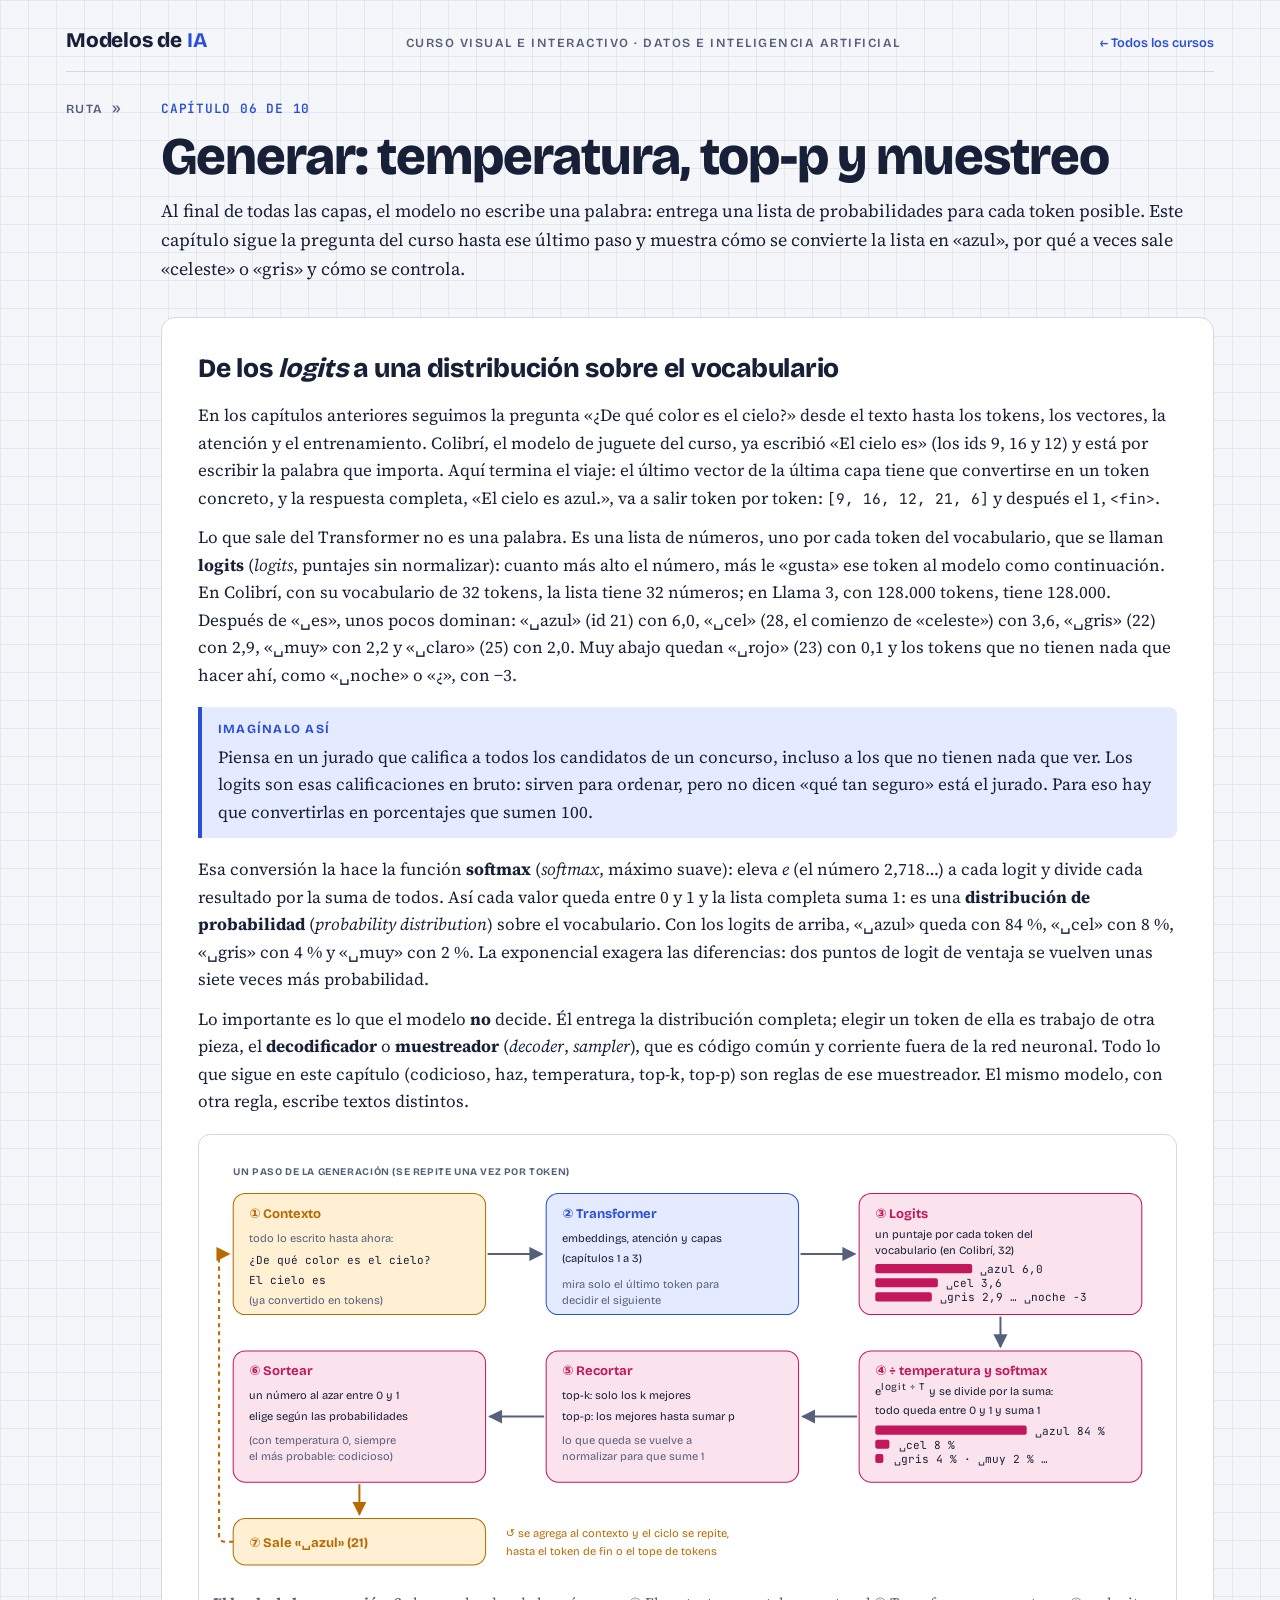
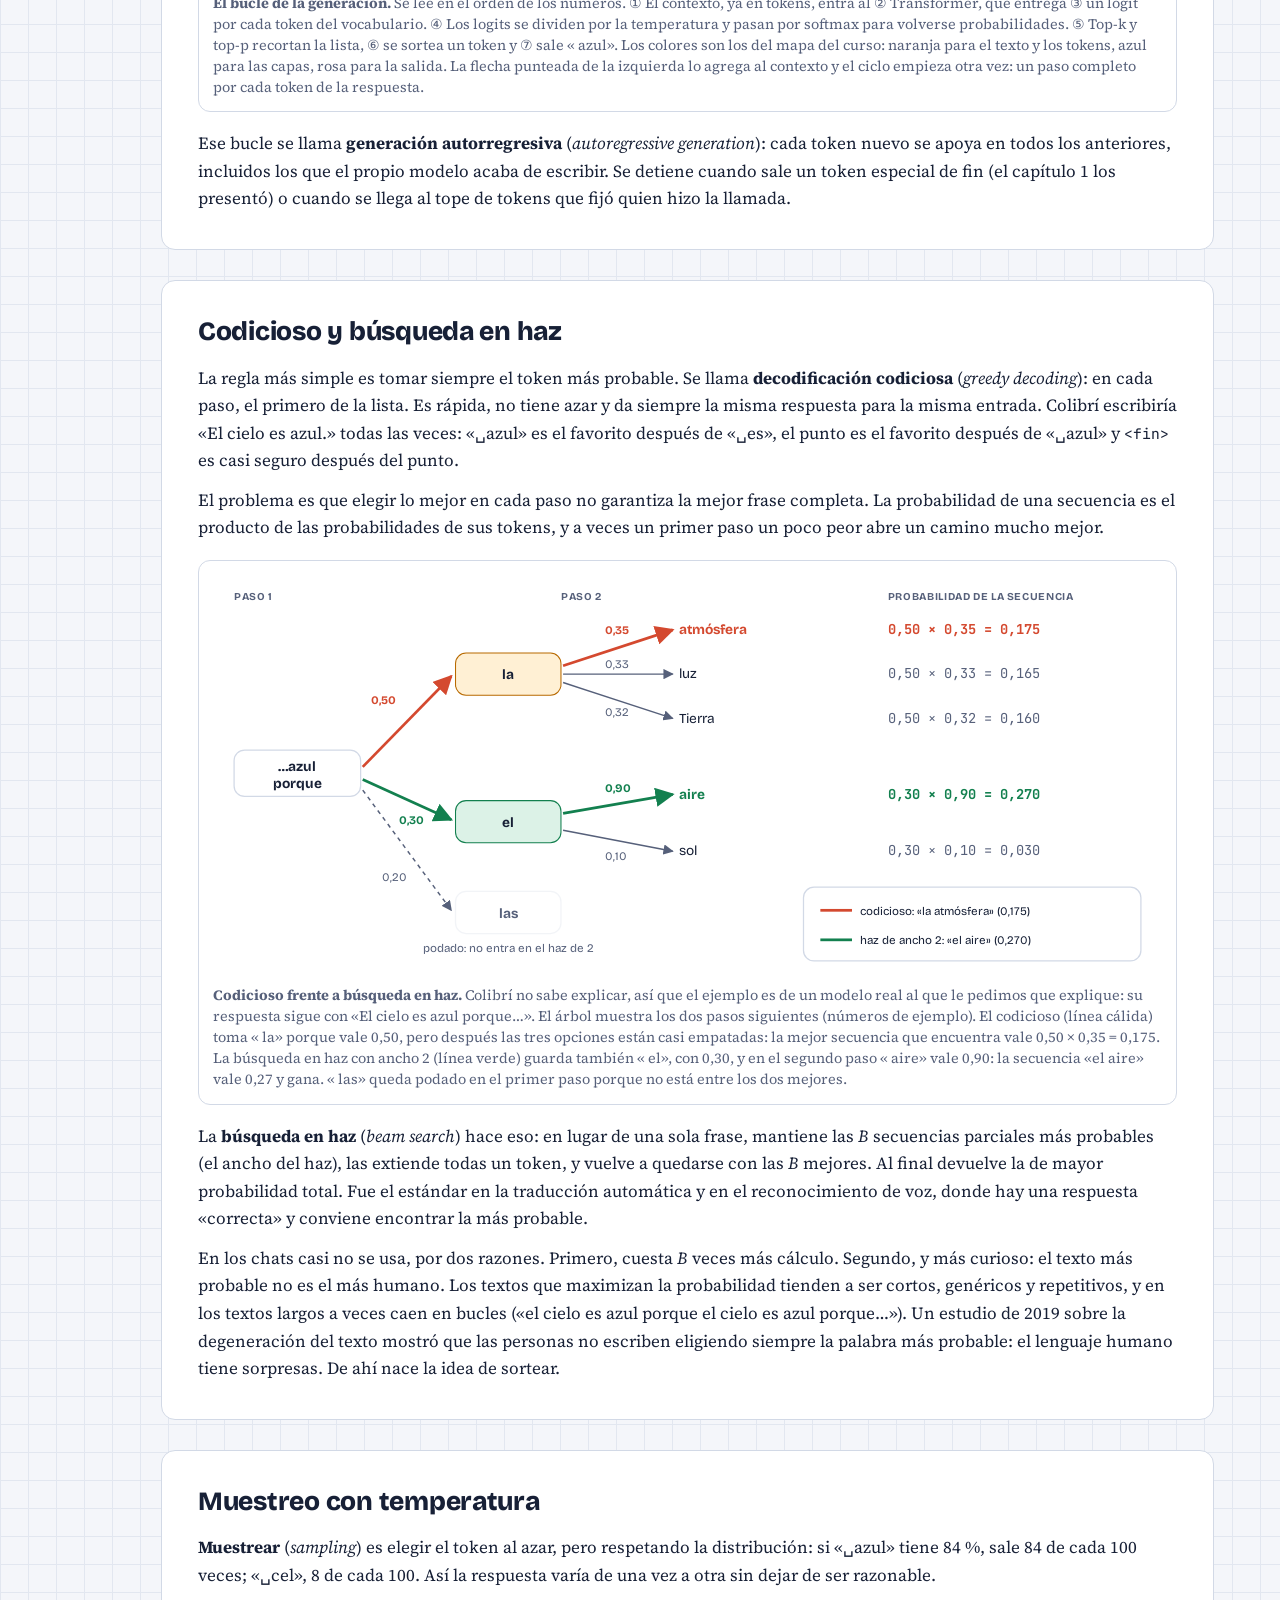
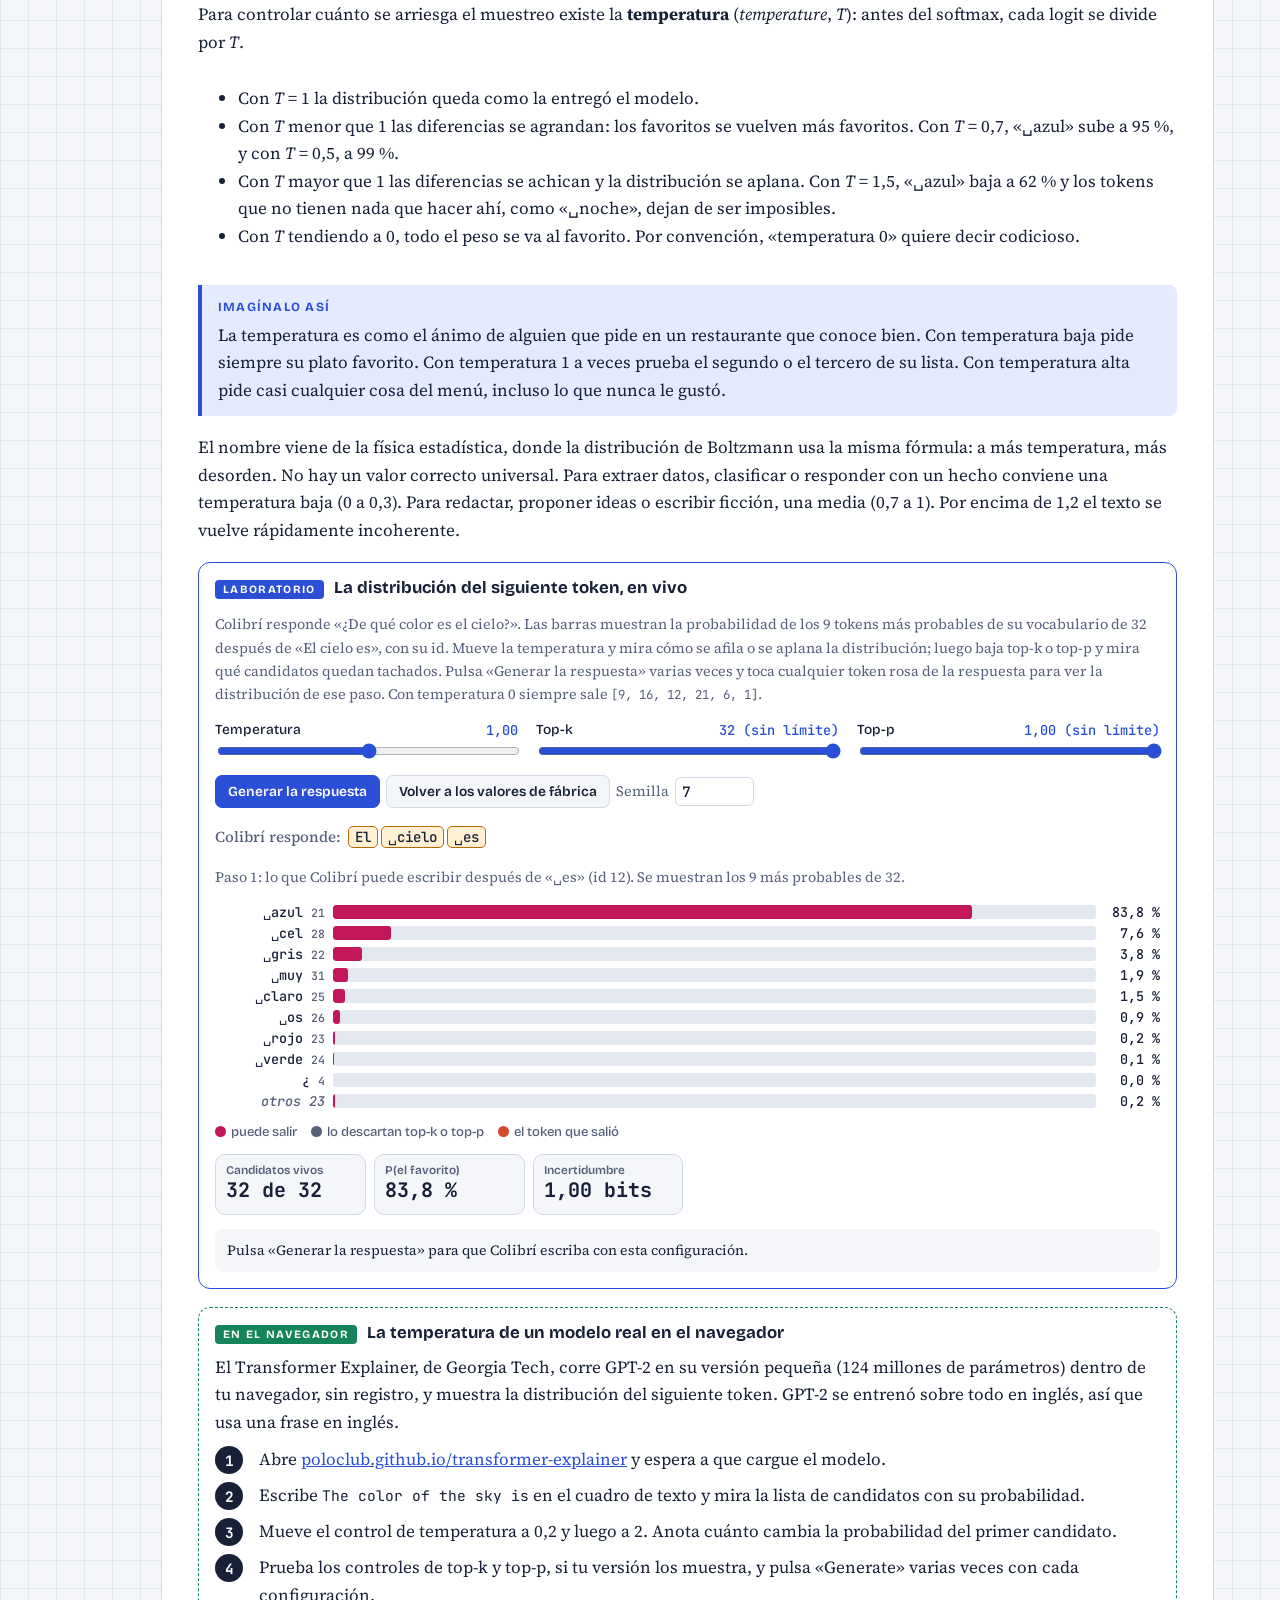
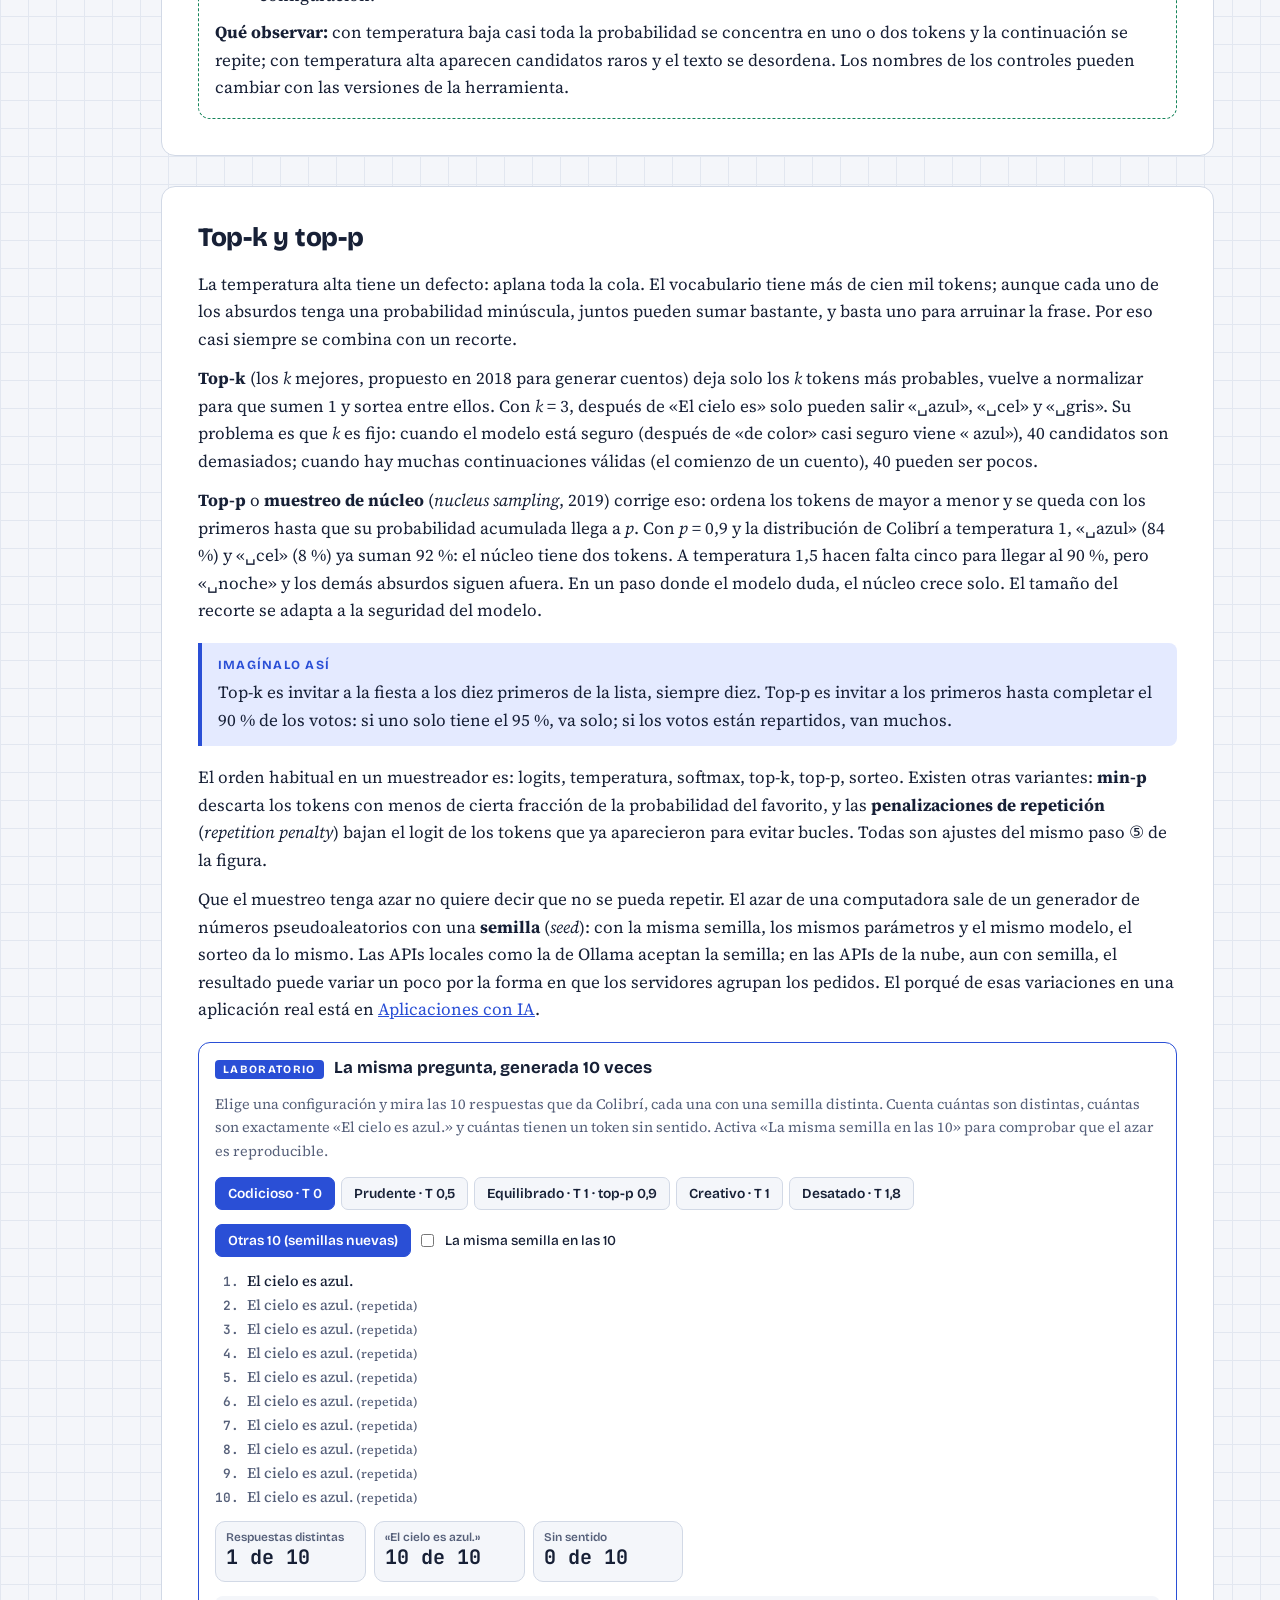
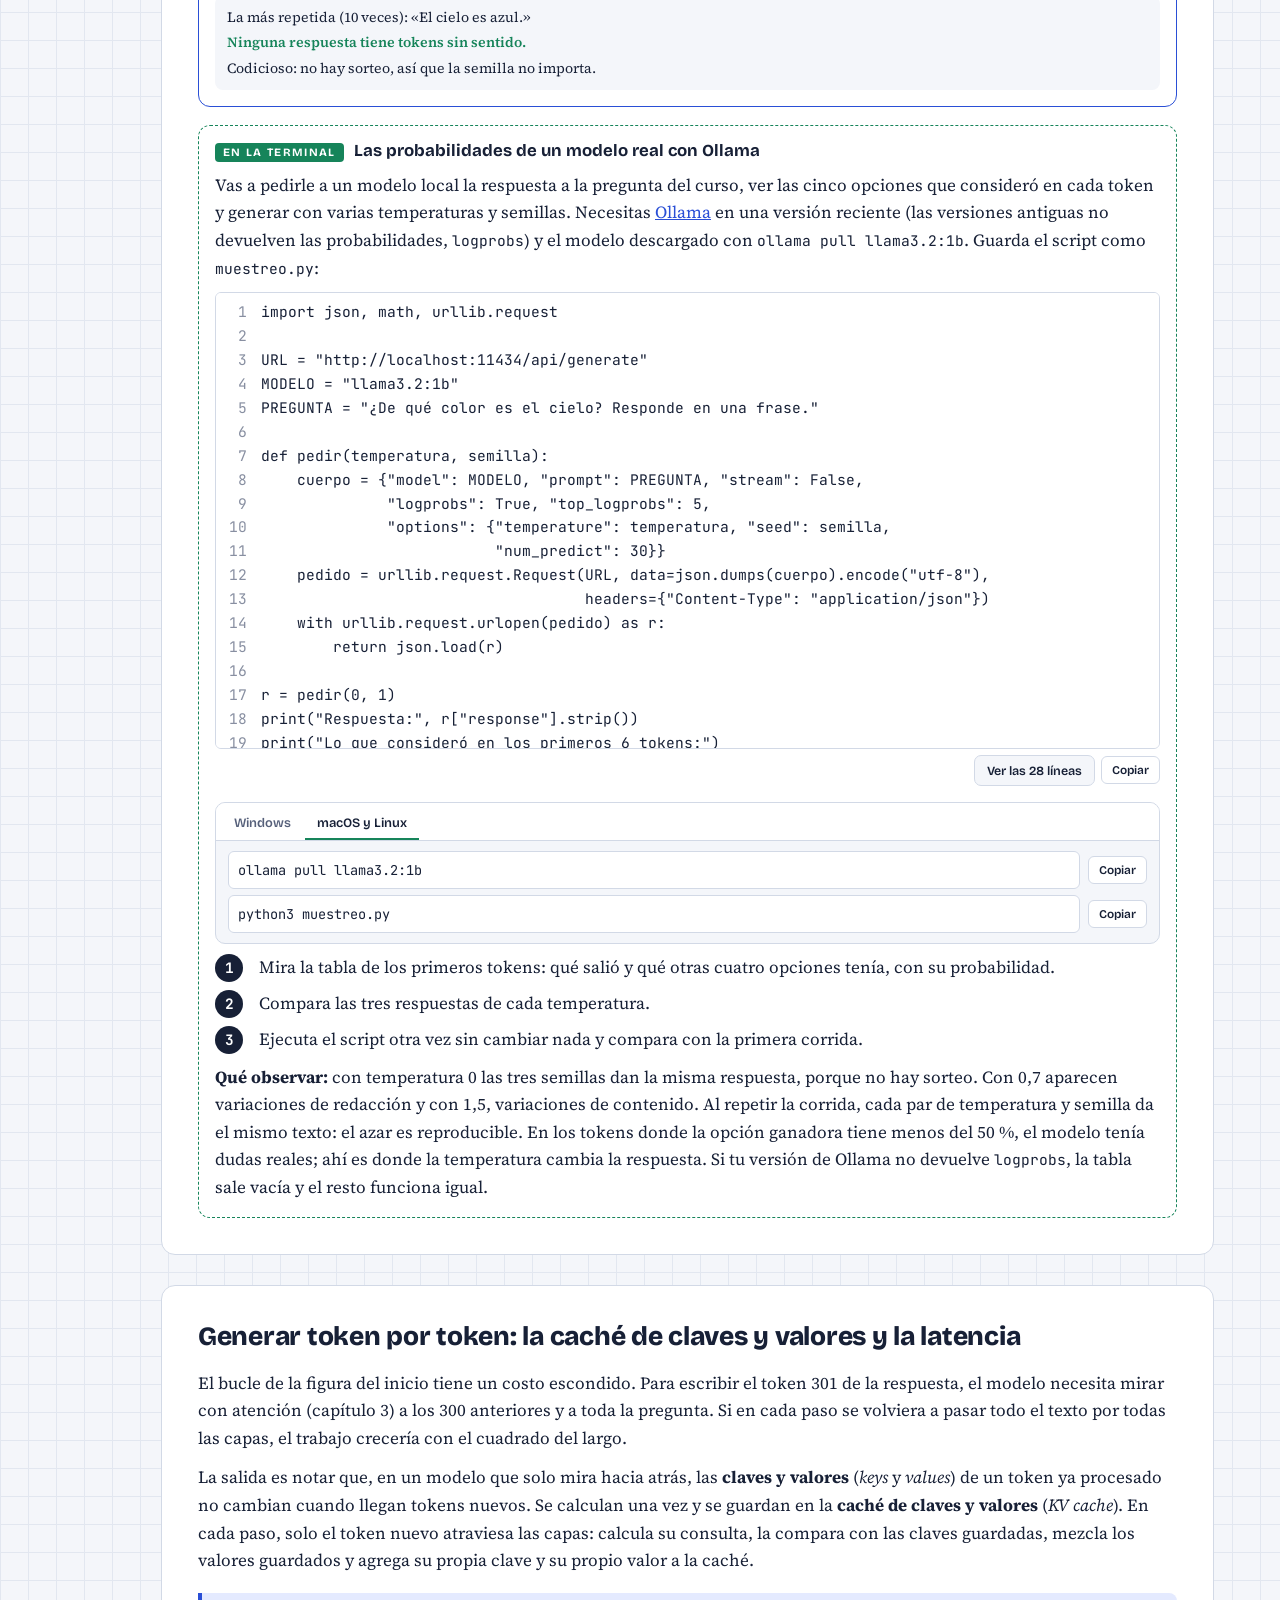
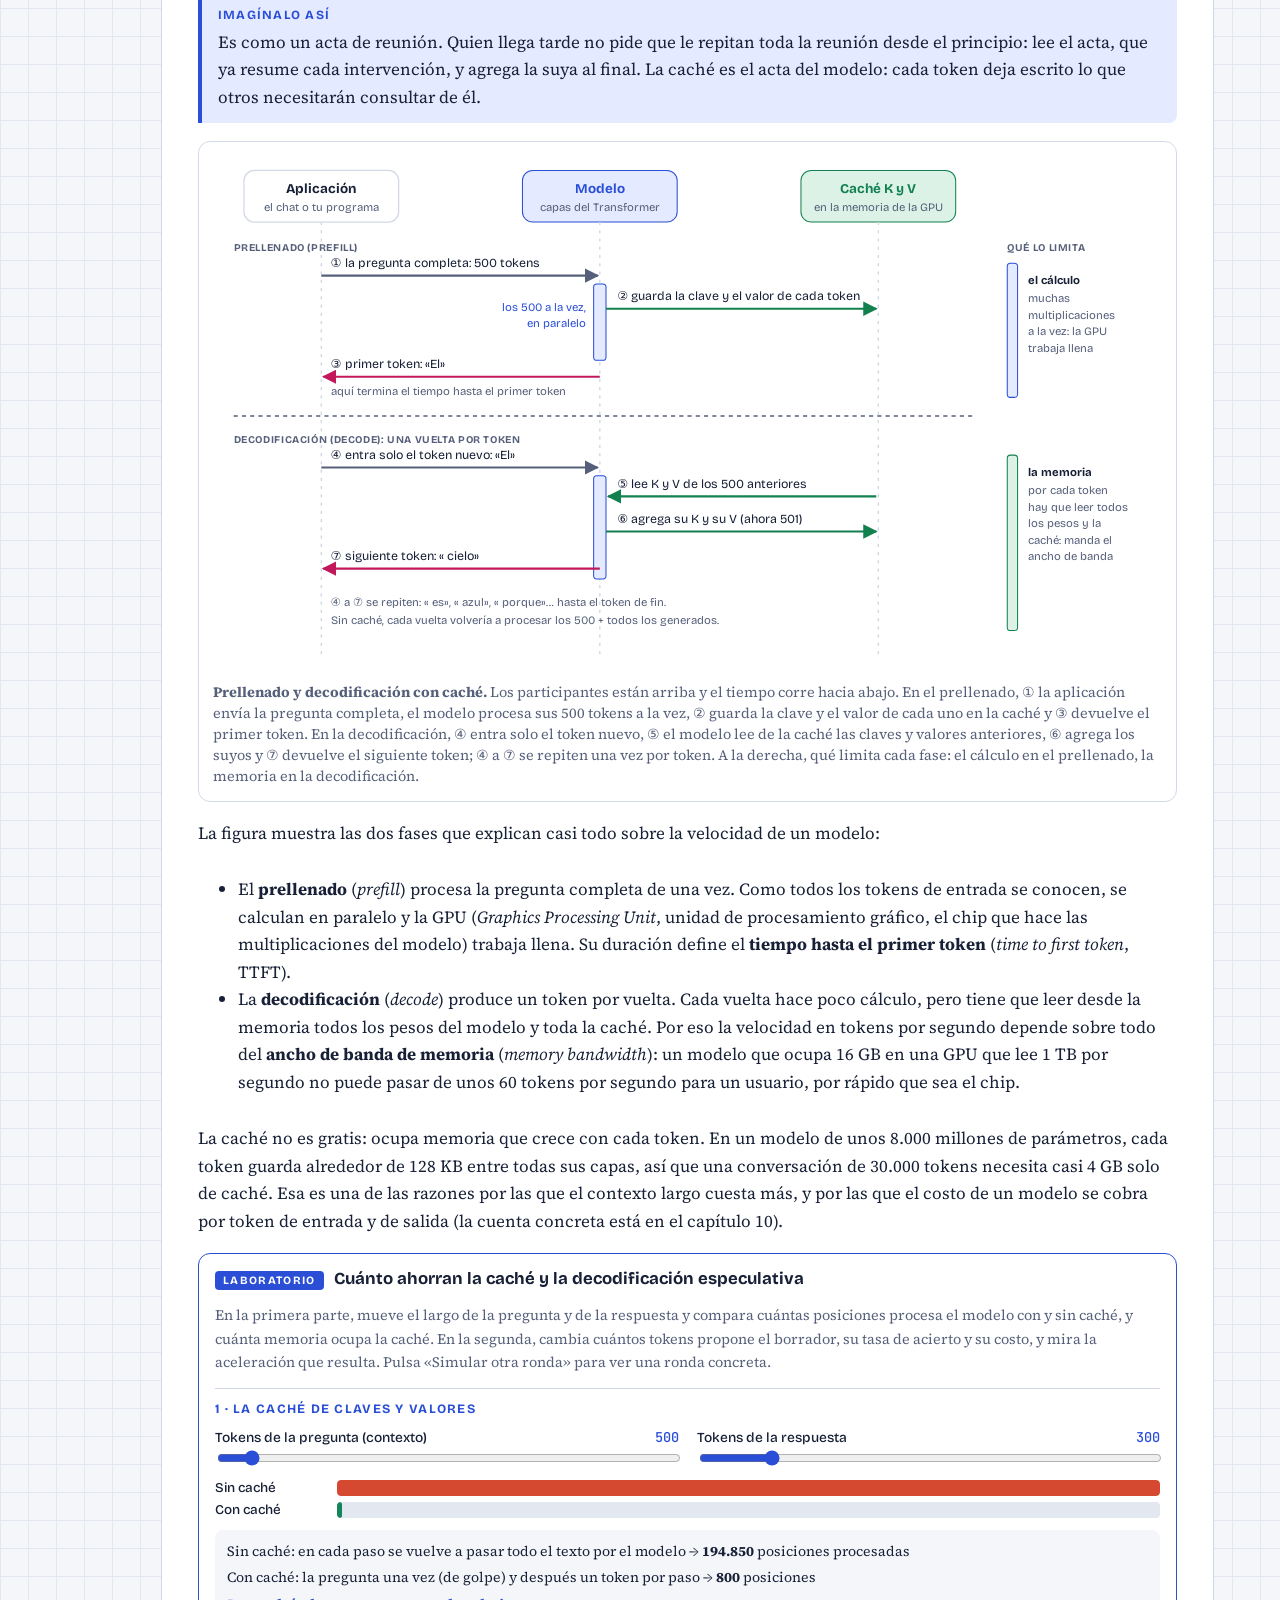
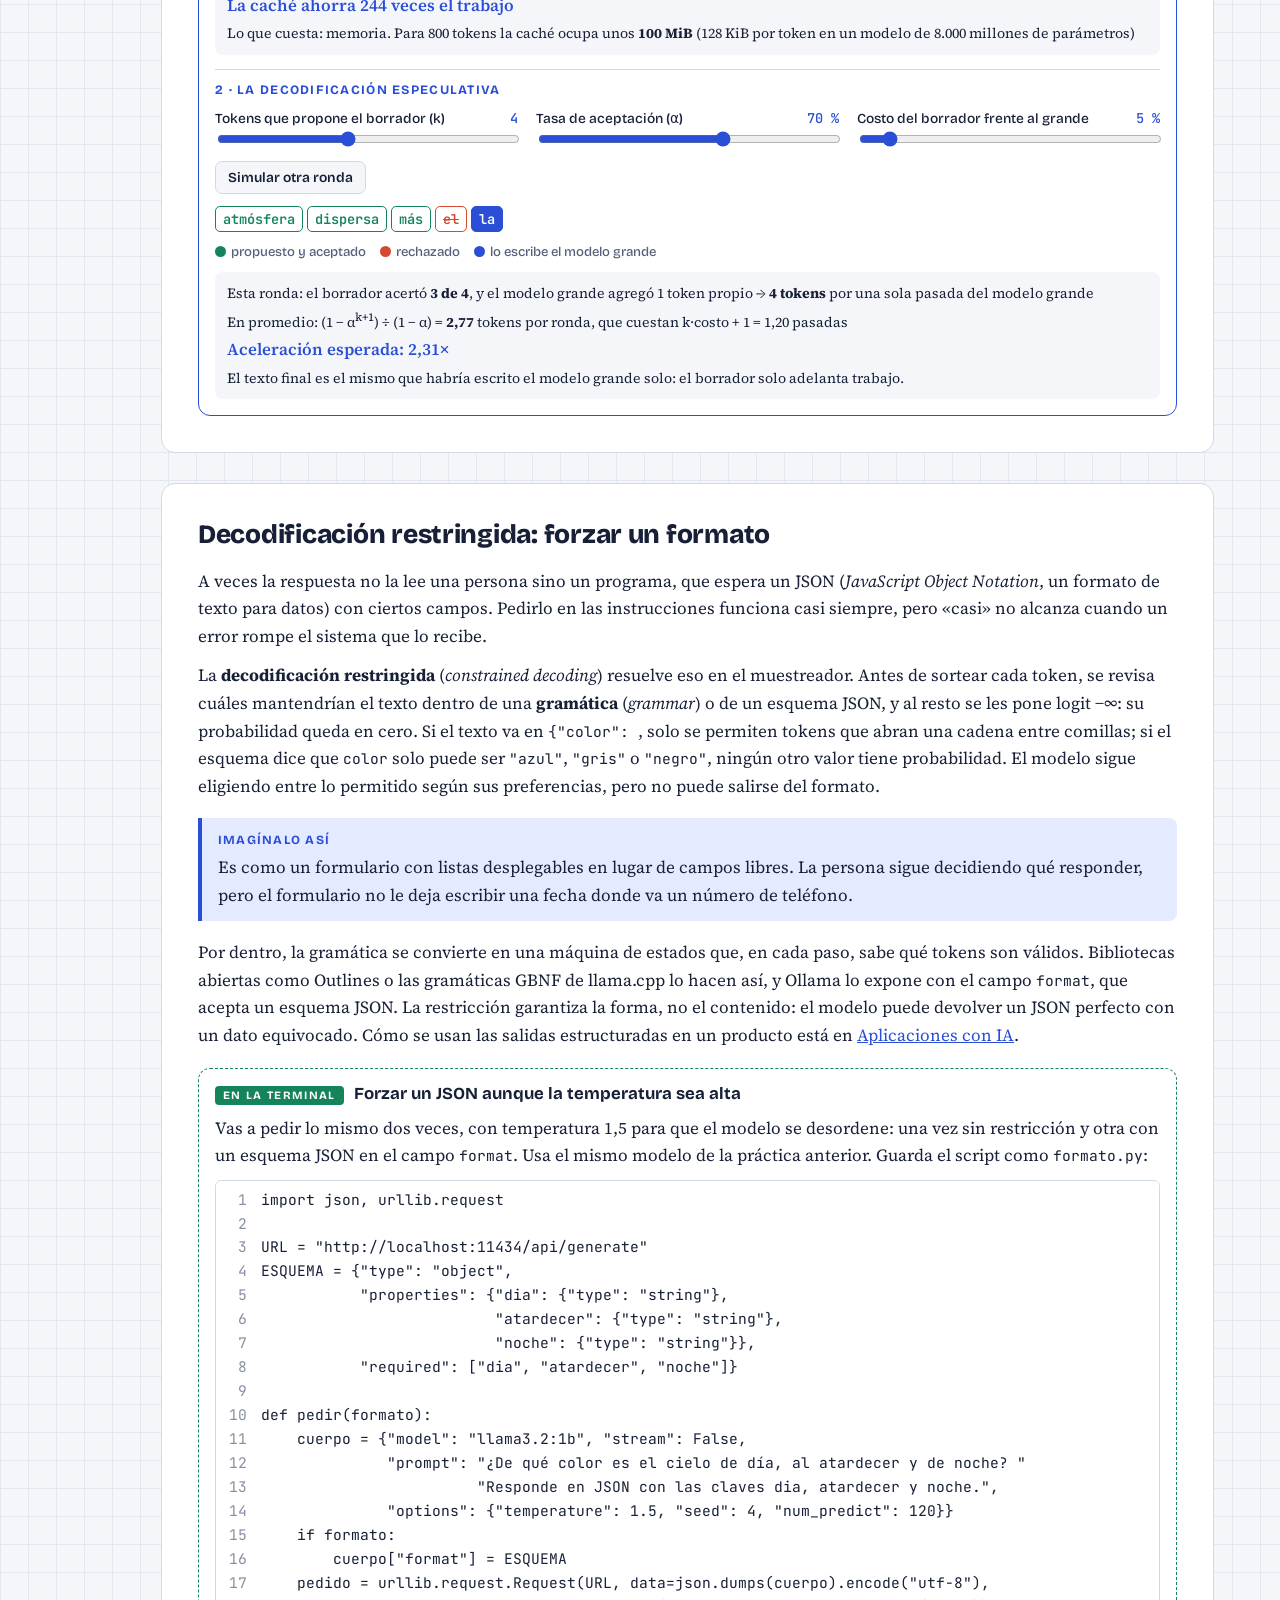
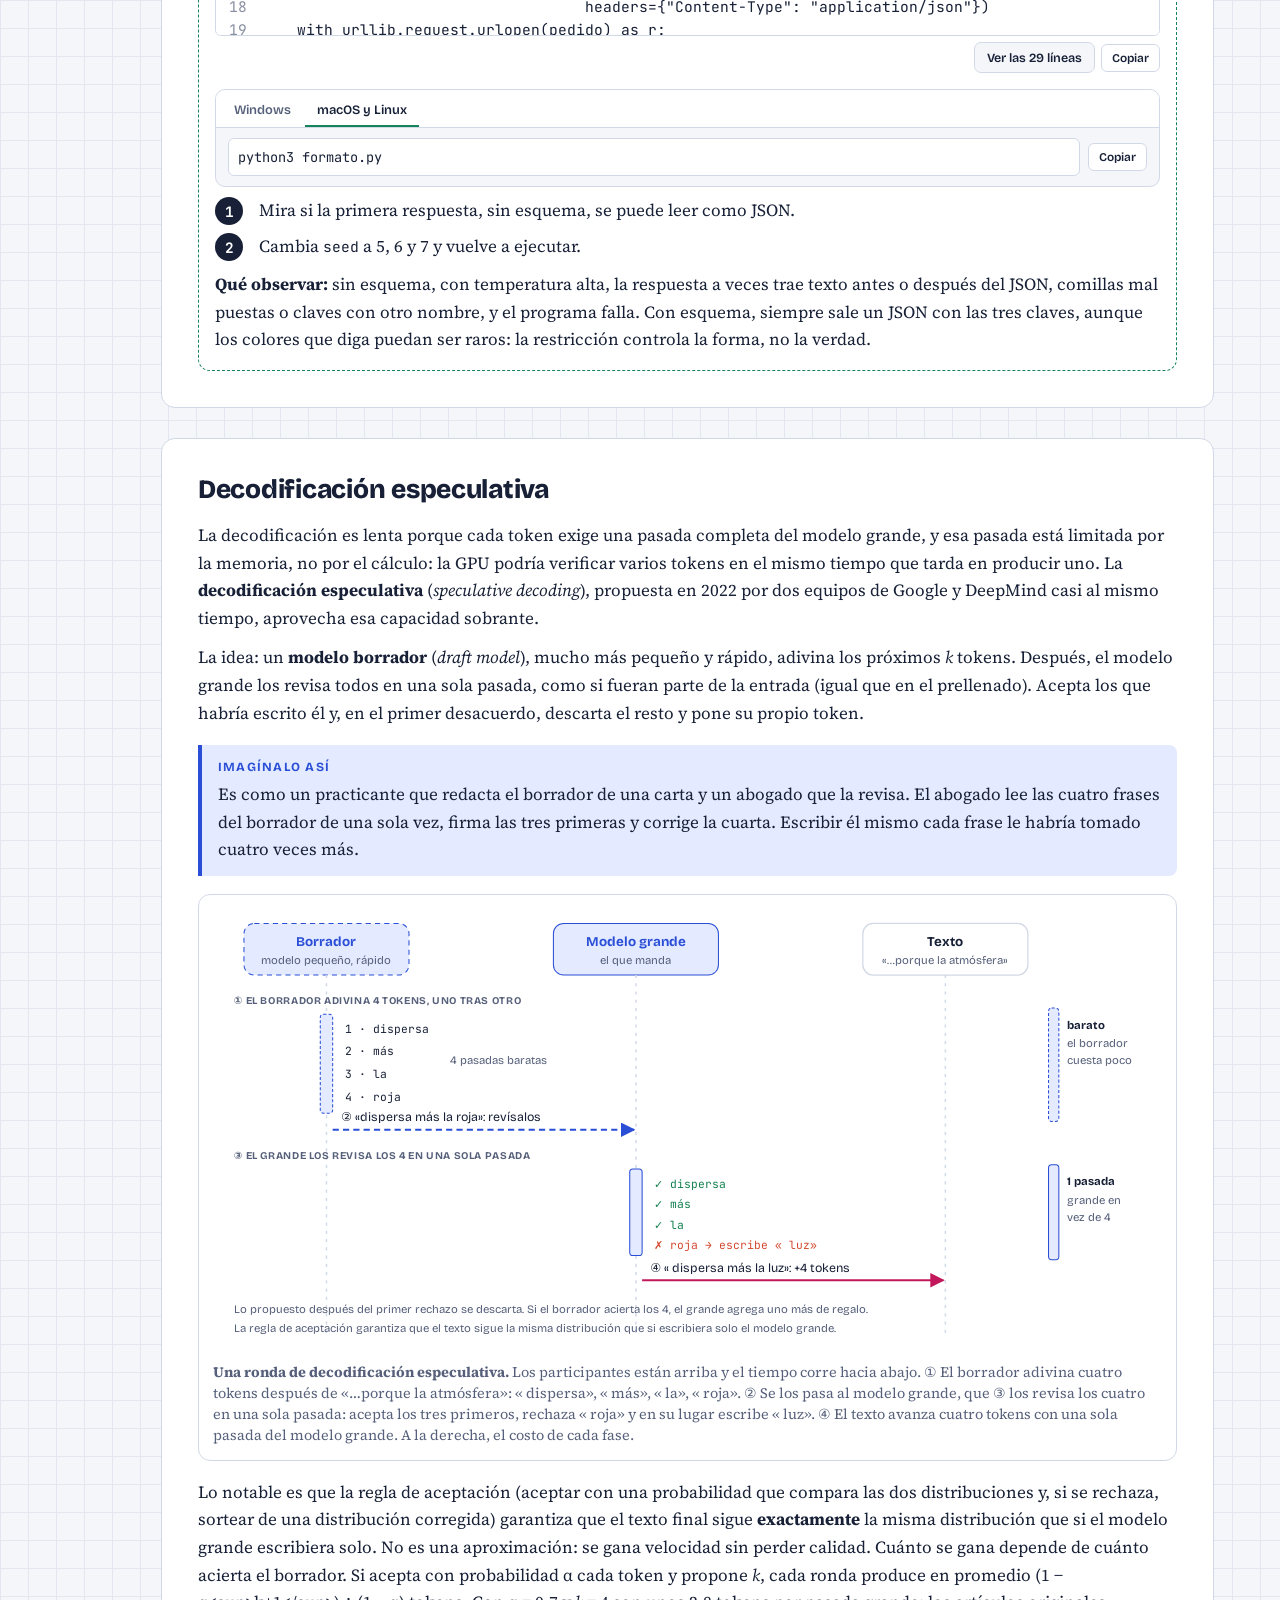
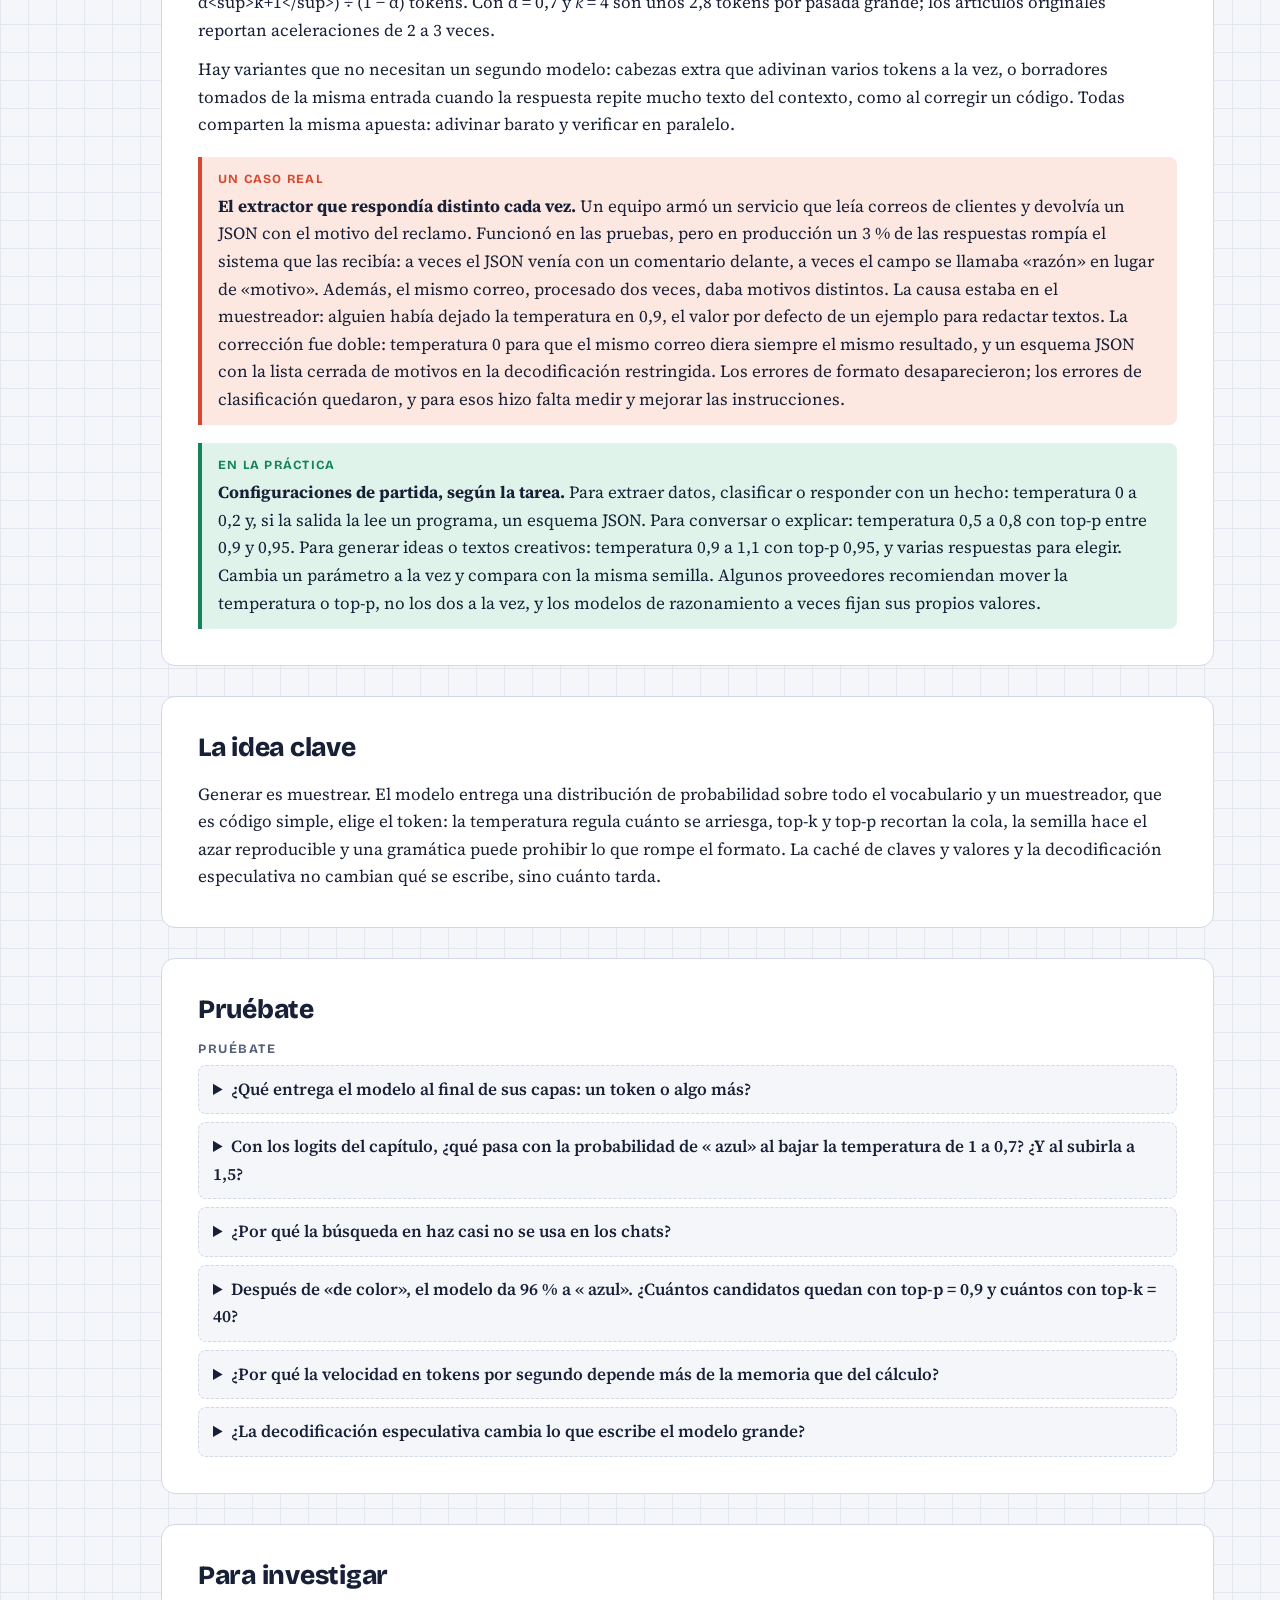
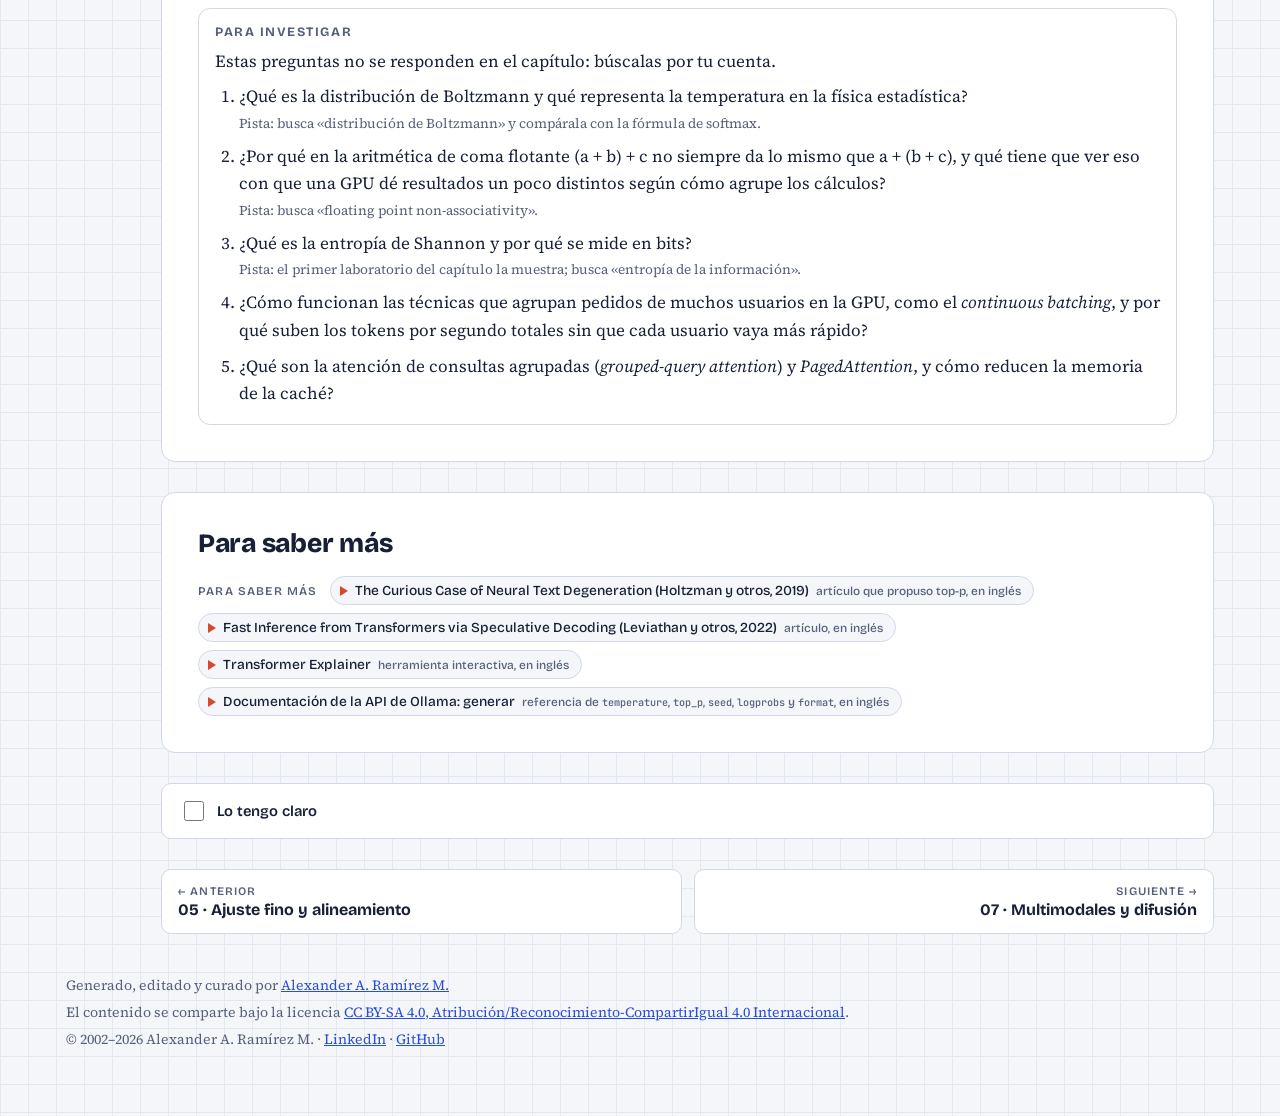
<file: 06-generar.html>
<!doctype html>
<html lang="es">
<head>
<!-- Google Tag Manager -->
<script>(function(w,d,s,l,i){w[l]=w[l]||[];w[l].push({'gtm.start':
new Date().getTime(),event:'gtm.js'});var f=d.getElementsByTagName(s)[0],
j=d.createElement(s),dl=l!='dataLayer'?'&l='+l:'';j.async=true;j.src=
'https://www.googletagmanager.com/gtm.js?id='+i+dl;f.parentNode.insertBefore(j,f);
})(window,document,'script','dataLayer','GTM-KX76XF8R');</script>
<!-- End Google Tag Manager -->
<meta charset="utf-8">
<meta name="viewport" content="width=device-width, initial-scale=1, viewport-fit=cover">
<title>Generar · Modelos de IA · Modelos de IA</title>
<meta name="claude:viewport-fit-sides" content="cover">
<meta name="description" content="Cómo funciona por dentro un modelo de lenguaje: tokens, embeddings, atención y el Transformer, cómo se entrena y se alinea, cómo genera y razona, y cómo se evalúa y se elige.">
<link rel="preconnect" href="https://fonts.googleapis.com">
<link rel="preconnect" href="https://fonts.gstatic.com" crossorigin>
<link rel="stylesheet" href="https://fonts.googleapis.com/css2?family=Bricolage+Grotesque:opsz,wght@12..96,500;12..96,700;12..96,800&family=JetBrains+Mono:wght@400;600&family=Source+Serif+4:ital,opsz,wght@0,8..60,400;0,8..60,600;1,8..60,400;1,8..60,600&display=swap">
<link rel="stylesheet" href="assets/style.css">
</head>
<body>
<!-- Google Tag Manager (noscript) -->
<noscript><iframe src="https://www.googletagmanager.com/ns.html?id=GTM-KX76XF8R"
height="0" width="0" style="display:none;visibility:hidden"></iframe></noscript>
<!-- End Google Tag Manager (noscript) -->
<div class="wrap" data-page="generar">
<header class="topbar"><a class="brand" href="index.html">Modelos de <b>IA</b></a><span class="eyebrow">Curso visual e interactivo · Datos e inteligencia artificial</span><a class="al-sitio" href="https://aaramirez.github.io/">← Todos los cursos</a></header>
<div class="layout">
<nav class="toc" id="toc" aria-label="Ruta de aprendizaje"></nav>
<main>
<header class="page-head"><span class="num">CAPÍTULO 06 DE 10</span><h1>Generar: temperatura, top-p y muestreo</h1><p class="lede">Al final de todas las capas, el modelo no escribe una palabra: entrega una lista de probabilidades para cada token posible. Este capítulo sigue la pregunta del curso hasta ese último paso y muestra cómo se convierte la lista en «azul», por qué a veces sale «celeste» o «gris» y cómo se controla.</p></header>
<section><h2>De los <i>logits</i> a una distribución sobre el vocabulario</h2><div class="prose"><p>En los capítulos anteriores seguimos la pregunta «¿De qué color es el cielo?» desde el texto hasta los tokens, los vectores, la atención y el entrenamiento. Colibrí, el modelo de juguete del curso, ya escribió «El cielo es» (los ids 9, 16 y 12) y está por escribir la palabra que importa. Aquí termina el viaje: el último vector de la última capa tiene que convertirse en un token concreto, y la respuesta completa, «El cielo es azul.», va a salir token por token: <code>[9, 16, 12, 21, 6]</code> y después el 1, <code>&lt;fin&gt;</code>.</p><p>Lo que sale del Transformer no es una palabra. Es una lista de números, uno por cada token del vocabulario, que se llaman <b>logits</b> (<i>logits</i>, puntajes sin normalizar): cuanto más alto el número, más le «gusta» ese token al modelo como continuación. En Colibrí, con su vocabulario de 32 tokens, la lista tiene 32 números; en Llama 3, con 128.000 tokens, tiene 128.000. Después de «␣es», unos pocos dominan: «␣azul» (id 21) con 6,0, «␣cel» (28, el comienzo de «celeste») con 3,6, «␣gris» (22) con 2,9, «␣muy» con 2,2 y «␣claro» (25) con 2,0. Muy abajo quedan «␣rojo» (23) con 0,1 y los tokens que no tienen nada que hacer ahí, como «␣noche» o «¿», con −3.</p></div><div class="analogia"><b>Imagínalo así</b><p>Piensa en un jurado que califica a todos los candidatos de un concurso, incluso a los que no tienen nada que ver. Los logits son esas calificaciones en bruto: sirven para ordenar, pero no dicen «qué tan seguro» está el jurado. Para eso hay que convertirlas en porcentajes que sumen 100.</p></div><div class="prose"><p>Esa conversión la hace la función <b>softmax</b> (<i>softmax</i>, máximo suave): eleva <i>e</i> (el número 2,718…) a cada logit y divide cada resultado por la suma de todos. Así cada valor queda entre 0 y 1 y la lista completa suma 1: es una <b>distribución de probabilidad</b> (<i>probability distribution</i>) sobre el vocabulario. Con los logits de arriba, «␣azul» queda con 84 %, «␣cel» con 8 %, «␣gris» con 4 % y «␣muy» con 2 %. La exponencial exagera las diferencias: dos puntos de logit de ventaja se vuelven unas siete veces más probabilidad.</p><p>Lo importante es lo que el modelo <b>no</b> decide. Él entrega la distribución completa; elegir un token de ella es trabajo de otra pieza, el <b>decodificador</b> o <b>muestreador</b> (<i>decoder</i>, <i>sampler</i>), que es código común y corriente fuera de la red neuronal. Todo lo que sigue en este capítulo (codicioso, haz, temperatura, top-k, top-p) son reglas de ese muestreador. El mismo modelo, con otra regla, escribe textos distintos.</p></div><figure class="fig fig-esquema" id="06-diagrama-1"><div class="lienzo"><svg viewBox="0 0 940 430" style="min-width:760px" role="img" aria-label="El bucle de la generación: el contexto entra al Transformer, que da un logit por cada token del vocabulario; los logits se dividen por la temperatura y pasan por softmax para volverse probabilidades; top-k y top-p recortan la lista; se sortea un token, azul, que se agrega al contexto, y el ciclo se repite hasta el token de fin o el tope de tokens">
<defs>
<marker id="g6d1-m" viewBox="0 0 10 10" refX="9" refY="5" markerWidth="7" markerHeight="7" orient="auto-start-reverse"><path d="M0 0L10 5L0 10z" class="fl-muted"/></marker>
<marker id="g6d1-f" viewBox="0 0 10 10" refX="9" refY="5" markerWidth="7" markerHeight="7" orient="auto-start-reverse"><path d="M0 0L10 5L0 10z" class="k-fis"/></marker>
</defs>
<text x="20" y="26" class="t t-xs t-b t-m">UN PASO DE LA GENERACIÓN (SE REPITE UNA VEZ POR TOKEN)</text>

<rect x="20" y="44" width="250" height="120" rx="12" class="c-fis"/>
<text x="36" y="68" class="t t-b k-fis">① Contexto</text>
<text x="36" y="92" class="t t-s t-m">todo lo escrito hasta ahora:</text>
<text x="36" y="114" class="t t-s t-mono">¿De qué color es el cielo?</text>
<text x="36" y="134" class="t t-s t-mono">El cielo es</text>
<text x="36" y="154" class="t t-s t-m">(ya convertido en tokens)</text>
<line x1="272" y1="104" x2="326" y2="104" class="ln" style="stroke-width:2" marker-end="url(#g6d1-m)"/>
<rect x="330" y="44" width="250" height="120" rx="12" class="c-red"/>
<text x="346" y="68" class="t t-b k-red">② Transformer</text>
<text x="346" y="92" class="t t-s">embeddings, atención y capas</text>
<text x="346" y="112" class="t t-s">(capítulos 1 a 3)</text>
<text x="346" y="138" class="t t-s t-m">mira solo el último token para</text>
<text x="346" y="154" class="t t-s t-m">decidir el siguiente</text>
<line x1="582" y1="104" x2="636" y2="104" class="ln" style="stroke-width:2" marker-end="url(#g6d1-m)"/>
<rect x="640" y="44" width="280" height="120" rx="12" class="c-apl"/>
<text x="656" y="68" class="t t-b k-apl">③ Logits</text>
<text x="656" y="88" class="t t-s">un puntaje por cada token del</text>
<text x="656" y="104" class="t t-s">vocabulario (en Colibrí, 32)</text>
<g class="t-mono">
<rect x="656" y="114" width="96" height="9" rx="2" class="k-apl"/><text x="760" y="123" class="t t-s">␣azul 6,0</text>
<rect x="656" y="128" width="62" height="9" rx="2" class="k-apl"/><text x="726" y="137" class="t t-s">␣cel 3,6</text>
<rect x="656" y="142" width="56" height="9" rx="2" class="k-apl"/><text x="720" y="151" class="t t-s">␣gris 2,9 … ␣noche −3</text>
</g>

<path d="M780 166 V196" class="ln" style="stroke-width:2" marker-end="url(#g6d1-m)"/>

<rect x="640" y="200" width="280" height="130" rx="12" class="c-apl"/>
<text x="656" y="224" class="t t-b k-apl">④ ÷ temperatura y softmax</text>
<text x="656" y="244" class="t t-s">e<tspan dy="-5" class="t-xs">logit ÷ T</tspan><tspan dy="5"> y se divide por la suma:</tspan></text>
<text x="656" y="262" class="t t-s">todo queda entre 0 y 1 y suma 1</text>
<rect x="656" y="274" width="150" height="9" rx="2" class="k-apl"/><text x="814" y="283" class="t t-s t-mono">␣azul 84 %</text>
<rect x="656" y="288" width="14" height="9" rx="2" class="k-apl"/><text x="680" y="297" class="t t-s t-mono">␣cel 8 %</text>
<rect x="656" y="302" width="8" height="9" rx="2" class="k-apl"/><text x="675" y="311" class="t t-s t-mono">␣gris 4 % · ␣muy 2 % …</text>
<line x1="638" y1="265" x2="584" y2="265" class="ln" style="stroke-width:2" marker-end="url(#g6d1-m)"/>
<rect x="330" y="200" width="250" height="130" rx="12" class="c-apl"/>
<text x="346" y="224" class="t t-b k-apl">⑤ Recortar</text>
<text x="346" y="248" class="t t-s">top-k: solo los k mejores</text>
<text x="346" y="268" class="t t-s">top-p: los mejores hasta sumar p</text>
<text x="346" y="292" class="t t-s t-m">lo que queda se vuelve a</text>
<text x="346" y="308" class="t t-s t-m">normalizar para que sume 1</text>
<line x1="328" y1="265" x2="274" y2="265" class="ln" style="stroke-width:2" marker-end="url(#g6d1-m)"/>
<rect x="20" y="200" width="250" height="130" rx="12" class="c-apl"/>
<text x="36" y="224" class="t t-b k-apl">⑥ Sortear</text>
<text x="36" y="248" class="t t-s">un número al azar entre 0 y 1</text>
<text x="36" y="268" class="t t-s">elige según las probabilidades</text>
<text x="36" y="292" class="t t-s t-m">(con temperatura 0, siempre</text>
<text x="36" y="308" class="t t-s t-m">el más probable: codicioso)</text>

<path d="M145 332 V362" class="ln s-fis" style="stroke-width:2" marker-end="url(#g6d1-f)"/>
<rect x="20" y="366" width="250" height="46" rx="12" class="c-fis"/>
<text x="36" y="394" class="t t-b k-fis">⑦ Sale «␣azul» (21)</text>
<path d="M20 389 H12 Q6 389 6 383 V110 Q6 104 12 104 H16" class="ln s-fis ln-d" style="stroke-width:2" marker-end="url(#g6d1-f)"/>
<text x="290" y="384" class="t t-s k-fis">↺ se agrega al contexto y el ciclo se repite,</text>
<text x="290" y="402" class="t t-s k-fis">hasta el token de fin o el tope de tokens</text>
</svg></div><figcaption><b>El bucle de la generación.</b> Se lee en el orden de los números. ① El contexto, ya en tokens, entra al ② Transformer, que entrega ③ un logit por cada token del vocabulario. ④ Los logits se dividen por la temperatura y pasan por softmax para volverse probabilidades. ⑤ Top-k y top-p recortan la lista, ⑥ se sortea un token y ⑦ sale « azul». Los colores son los del mapa del curso: naranja para el texto y los tokens, azul para las capas, rosa para la salida. La flecha punteada de la izquierda lo agrega al contexto y el ciclo empieza otra vez: un paso completo por cada token de la respuesta.</figcaption></figure><div class="prose"><p>Ese bucle se llama <b>generación autorregresiva</b> (<i>autoregressive generation</i>): cada token nuevo se apoya en todos los anteriores, incluidos los que el propio modelo acaba de escribir. Se detiene cuando sale un token especial de fin (el capítulo 1 los presentó) o cuando se llega al tope de tokens que fijó quien hizo la llamada.</p></div></section>
<section><h2>Codicioso y búsqueda en haz</h2><div class="prose"><p>La regla más simple es tomar siempre el token más probable. Se llama <b>decodificación codiciosa</b> (<i>greedy decoding</i>): en cada paso, el primero de la lista. Es rápida, no tiene azar y da siempre la misma respuesta para la misma entrada. Colibrí escribiría «El cielo es azul.» todas las veces: «␣azul» es el favorito después de «␣es», el punto es el favorito después de «␣azul» y <code>&lt;fin&gt;</code> es casi seguro después del punto.</p><p>El problema es que elegir lo mejor en cada paso no garantiza la mejor frase completa. La probabilidad de una secuencia es el producto de las probabilidades de sus tokens, y a veces un primer paso un poco peor abre un camino mucho mejor.</p></div><figure class="fig fig-esquema" id="06-diagrama-2"><div class="lienzo"><svg viewBox="0 0 900 380" style="min-width:720px" role="img" aria-label="Árbol de decisión de dos pasos después de azul porque. El codicioso elige la, con 0,50, y luego atmósfera, con 0,35: la secuencia vale 0,175. La búsqueda en haz con ancho 2 guarda la y el; el seguida de aire vale 0,30 por 0,90, igual a 0,27, y gana. Las queda podado en el primer paso">
<defs>
<marker id="g6d2-w" viewBox="0 0 10 10" refX="9" refY="5" markerWidth="7" markerHeight="7" orient="auto-start-reverse"><path d="M0 0L10 5L0 10z" class="k-warm"/></marker>
<marker id="g6d2-g" viewBox="0 0 10 10" refX="9" refY="5" markerWidth="7" markerHeight="7" orient="auto-start-reverse"><path d="M0 0L10 5L0 10z" class="k-enl"/></marker>
<marker id="g6d2-m" viewBox="0 0 10 10" refX="9" refY="5" markerWidth="7" markerHeight="7" orient="auto-start-reverse"><path d="M0 0L10 5L0 10z" class="fl-muted"/></marker>
</defs>
<text x="20" y="24" class="t t-xs t-b t-m">PASO 1</text>
<text x="330" y="24" class="t t-xs t-b t-m">PASO 2</text>
<text x="640" y="24" class="t t-xs t-b t-m">PROBABILIDAD DE LA SECUENCIA</text>

<rect x="20" y="166" width="120" height="44" rx="10" class="caja"/>
<text x="80" y="186" class="t t-b" text-anchor="middle">…azul</text><text x="80" y="202" class="t t-b" text-anchor="middle">porque</text>

<line x1="142" y1="182" x2="226" y2="96" class="ln s-warm" style="stroke-width:2.6" marker-end="url(#g6d2-w)"/>
<text x="150" y="122" class="t t-s k-warm t-b">0,50</text>
<line x1="142" y1="194" x2="226" y2="232" class="ln s-enl" style="stroke-width:2.6" marker-end="url(#g6d2-g)"/>
<text x="176" y="236" class="t t-s k-enl t-b">0,30</text>
<line x1="142" y1="204" x2="226" y2="318" class="ln ln-d" marker-end="url(#g6d2-m)"/>
<text x="160" y="290" class="t t-s t-m">0,20</text>
<rect x="230" y="74" width="100" height="40" rx="10" class="c-fis"/>
<text x="280" y="99" class="t t-b" text-anchor="middle">la</text>
<rect x="230" y="214" width="100" height="40" rx="10" class="c-enl"/>
<text x="280" y="239" class="t t-b" text-anchor="middle">el</text>
<rect x="230" y="300" width="100" height="40" rx="10" class="caja apagado"/>
<text x="280" y="325" class="t t-b t-m" text-anchor="middle">las</text>
<text x="280" y="358" class="t t-s t-m" text-anchor="middle">podado: no entra en el haz de 2</text>

<line x1="332" y1="86" x2="436" y2="52" class="ln s-warm" style="stroke-width:2.6" marker-end="url(#g6d2-w)"/>
<text x="372" y="56" class="t t-s k-warm t-b">0,35</text>
<line x1="332" y1="94" x2="436" y2="94" class="ln" marker-end="url(#g6d2-m)"/>
<text x="372" y="88" class="t t-s t-m">0,33</text>
<line x1="332" y1="102" x2="436" y2="136" class="ln" marker-end="url(#g6d2-m)"/>
<text x="372" y="134" class="t t-s t-m">0,32</text>
<text x="442" y="56" class="t t-b k-warm">atmósfera</text>
<text x="442" y="98" class="t">luz</text>
<text x="442" y="140" class="t">Tierra</text>
<text x="640" y="56" class="t t-mono k-warm t-b">0,50 × 0,35 = 0,175</text>
<text x="640" y="98" class="t t-mono t-m">0,50 × 0,33 = 0,165</text>
<text x="640" y="140" class="t t-mono t-m">0,50 × 0,32 = 0,160</text>

<line x1="332" y1="226" x2="436" y2="208" class="ln s-enl" style="stroke-width:2.6" marker-end="url(#g6d2-g)"/>
<text x="372" y="206" class="t t-s k-enl t-b">0,90</text>
<line x1="332" y1="242" x2="436" y2="262" class="ln" marker-end="url(#g6d2-m)"/>
<text x="372" y="270" class="t t-s t-m">0,10</text>
<text x="442" y="212" class="t t-b k-enl">aire</text>
<text x="442" y="266" class="t">sol</text>
<text x="640" y="212" class="t t-mono k-enl t-b">0,30 × 0,90 = 0,270</text>
<text x="640" y="266" class="t t-mono t-m">0,30 × 0,10 = 0,030</text>

<rect x="560" y="296" width="320" height="70" rx="10" class="caja"/>
<line x1="576" y1="318" x2="606" y2="318" class="ln s-warm" style="stroke-width:2.6"/>
<text x="614" y="322" class="t t-s">codicioso: «la atmósfera» (0,175)</text>
<line x1="576" y1="346" x2="606" y2="346" class="ln s-enl" style="stroke-width:2.6"/>
<text x="614" y="350" class="t t-s">haz de ancho 2: «el aire» (0,270)</text>
</svg></div><figcaption><b>Codicioso frente a búsqueda en haz.</b> Colibrí no sabe explicar, así que el ejemplo es de un modelo real al que le pedimos que explique: su respuesta sigue con «El cielo es azul porque…». El árbol muestra los dos pasos siguientes (números de ejemplo). El codicioso (línea cálida) toma « la» porque vale 0,50, pero después las tres opciones están casi empatadas: la mejor secuencia que encuentra vale 0,50 × 0,35 = 0,175. La búsqueda en haz con ancho 2 (línea verde) guarda también « el», con 0,30, y en el segundo paso « aire» vale 0,90: la secuencia «el aire» vale 0,27 y gana. « las» queda podado en el primer paso porque no está entre los dos mejores.</figcaption></figure><div class="prose"><p>La <b>búsqueda en haz</b> (<i>beam search</i>) hace eso: en lugar de una sola frase, mantiene las <i>B</i> secuencias parciales más probables (el ancho del haz), las extiende todas un token, y vuelve a quedarse con las <i>B</i> mejores. Al final devuelve la de mayor probabilidad total. Fue el estándar en la traducción automática y en el reconocimiento de voz, donde hay una respuesta «correcta» y conviene encontrar la más probable.</p><p>En los chats casi no se usa, por dos razones. Primero, cuesta <i>B</i> veces más cálculo. Segundo, y más curioso: el texto más probable no es el más humano. Los textos que maximizan la probabilidad tienden a ser cortos, genéricos y repetitivos, y en los textos largos a veces caen en bucles («el cielo es azul porque el cielo es azul porque…»). Un estudio de 2019 sobre la degeneración del texto mostró que las personas no escriben eligiendo siempre la palabra más probable: el lenguaje humano tiene sorpresas. De ahí nace la idea de sortear.</p></div></section>
<section><h2>Muestreo con temperatura</h2><div class="prose"><p><b>Muestrear</b> (<i>sampling</i>) es elegir el token al azar, pero respetando la distribución: si «␣azul» tiene 84 %, sale 84 de cada 100 veces; «␣cel», 8 de cada 100. Así la respuesta varía de una vez a otra sin dejar de ser razonable.</p><p>Para controlar cuánto se arriesga el muestreo existe la <b>temperatura</b> (<i>temperature</i>, <i>T</i>): antes del softmax, cada logit se divide por <i>T</i>.</p><ul><li>Con <i>T</i> = 1 la distribución queda como la entregó el modelo.</li><li>Con <i>T</i> menor que 1 las diferencias se agrandan: los favoritos se vuelven más favoritos. Con <i>T</i> = 0,7, «␣azul» sube a 95 %, y con <i>T</i> = 0,5, a 99 %.</li><li>Con <i>T</i> mayor que 1 las diferencias se achican y la distribución se aplana. Con <i>T</i> = 1,5, «␣azul» baja a 62 % y los tokens que no tienen nada que hacer ahí, como «␣noche», dejan de ser imposibles.</li><li>Con <i>T</i> tendiendo a 0, todo el peso se va al favorito. Por convención, «temperatura 0» quiere decir codicioso.</li></ul></div><div class="analogia"><b>Imagínalo así</b><p>La temperatura es como el ánimo de alguien que pide en un restaurante que conoce bien. Con temperatura baja pide siempre su plato favorito. Con temperatura 1 a veces prueba el segundo o el tercero de su lista. Con temperatura alta pide casi cualquier cosa del menú, incluso lo que nunca le gustó.</p></div><div class="prose"><p>El nombre viene de la física estadística, donde la distribución de Boltzmann usa la misma fórmula: a más temperatura, más desorden. No hay un valor correcto universal. Para extraer datos, clasificar o responder con un hecho conviene una temperatura baja (0 a 0,3). Para redactar, proponer ideas o escribir ficción, una media (0,7 a 1). Por encima de 1,2 el texto se vuelve rápidamente incoherente.</p></div><div class="lab" id="06-lab-1"><div class="lab-title"><span class="tag">Laboratorio</span><h3>La distribución del siguiente token, en vivo</h3></div><p class="hint">Colibrí responde «¿De qué color es el cielo?». Las barras muestran la probabilidad de los 9 tokens más probables de su vocabulario de 32 después de «El cielo es», con su id. Mueve la temperatura y mira cómo se afila o se aplana la distribución; luego baja top-k o top-p y mira qué candidatos quedan tachados. Pulsa «Generar la respuesta» varias veces y toca cualquier token rosa de la respuesta para ver la distribución de ese paso. Con temperatura 0 siempre sale <code>[9, 16, 12, 21, 6, 1]</code>.</p><style>
[id="06-lab-1"] .c6l1-ctx{font:500 .95rem var(--f-body);line-height:2;display:flex;flex-wrap:wrap;gap:3px;align-items:center}
[id="06-lab-1"] .c6l1-ctx .pre{color:var(--muted);margin-right:4px}
[id="06-lab-1"] .c6l1-ctx .c6l1-tok{font:500 .88rem var(--f-mono);padding:1px 6px;border-radius:5px;border:1px solid var(--c-fis);background:var(--c-fis-s);white-space:pre}
[id="06-lab-1"] .c6l1-ctx button{font:600 .88rem var(--f-mono);padding:1px 6px;border-radius:5px;background:var(--c-apl-s);border-color:var(--c-apl);color:var(--ink);white-space:pre}
[id="06-lab-1"] .c6l1-ctx button[aria-pressed="true"]{background:var(--c-apl);border-color:var(--c-apl);color:var(--card)}
[id="06-lab-1"] .c6l1-kpis{display:grid;grid-template-columns:repeat(auto-fill,minmax(min(100%,130px),1fr));gap:8px}
[id="06-lab-1"] .c6l1-k{border:1px solid var(--line);border-radius:10px;padding:8px 10px;background:var(--paper)}
[id="06-lab-1"] .c6l1-k span{display:block;font:600 .74rem var(--f-display);color:var(--muted)}
[id="06-lab-1"] .c6l1-k output{font:700 1.25rem var(--f-mono);color:var(--ink)}
[id="06-lab-1"] .c6l1-bars{display:grid;gap:3px;font:500 .84rem var(--f-mono)}
[id="06-lab-1"] .c6l1-row{display:grid;grid-template-columns:8.2em minmax(0,1fr) 4.2em;align-items:center;gap:8px}
[id="06-lab-1"] .c6l1-row .c6l1-tok{white-space:nowrap;overflow:hidden;text-align:right}
[id="06-lab-1"] .c6l1-row .c6l1-tok small{display:inline;color:var(--muted);font-size:.72rem}
[id="06-lab-1"] .c6l1-row .pc{text-align:right;font-variant-numeric:tabular-nums}
[id="06-lab-1"] .c6l1-row .bar{height:14px;border-radius:3px;background:var(--grid);position:relative;overflow:hidden}
[id="06-lab-1"] .c6l1-row .bar i{position:absolute;left:0;top:0;bottom:0;background:var(--c-apl);border-radius:3px}
[id="06-lab-1"] .c6l1-row.fuera .bar i{background:var(--muted);opacity:.45}
[id="06-lab-1"] .c6l1-row.fuera .c6l1-tok,[id="06-lab-1"] .c6l1-row.fuera .pc{color:var(--muted);text-decoration:line-through}
[id="06-lab-1"] .c6l1-row.elegido .c6l1-tok{color:var(--warm);font-weight:700}
[id="06-lab-1"] .c6l1-row.elegido .bar i{background:var(--warm)}
[id="06-lab-1"] .c6l1-row.resto .c6l1-tok{color:var(--muted);font-style:italic}
</style>
<div class="ctls">
  <label class="ctl">Temperatura <output id="c6l1-t-o"></output>
    <input id="c6l1-t" type="range" min="0" max="200" step="5" value="100"></label>
  <label class="ctl">Top-k <output id="c6l1-k-o"></output>
    <input id="c6l1-k" type="range" min="1" max="32" step="1" value="32"></label>
  <label class="ctl">Top-p <output id="c6l1-p-o"></output>
    <input id="c6l1-p" type="range" min="5" max="100" step="1" value="100"></label>
</div>
<div class="btns">
  <button type="button" class="primary" id="c6l1-gen">Generar la respuesta</button>
  <button type="button" id="c6l1-rst">Volver a los valores de fábrica</button>
  <label class="hint" style="display:flex;gap:6px;align-items:center">Semilla <input id="c6l1-seed" type="number" min="1" max="9999" value="7" style="width:5.5em;font:500 .9rem var(--f-mono);padding:4px 6px;border:1px solid var(--line);border-radius:6px;background:var(--card);color:var(--ink)"></label>
</div>
<div class="c6l1-ctx" id="c6l1-ctx" aria-live="polite"></div>
<p class="hint" id="c6l1-paso"></p>
<div class="c6l1-bars" id="c6l1-bars" role="img" aria-label="Probabilidad de cada token candidato en el paso elegido"></div>
<div class="legend"><span><i style="background:var(--c-apl)"></i>puede salir</span><span><i style="background:var(--muted)"></i>lo descartan top-k o top-p</span><span><i style="background:var(--warm)"></i>el token que salió</span></div>
<div class="c6l1-kpis">
  <div class="c6l1-k"><span>Candidatos vivos</span><output id="c6l1-kv"></output></div>
  <div class="c6l1-k"><span>P(el favorito)</span><output id="c6l1-kf"></output></div>
  <div class="c6l1-k"><span>Incertidumbre</span><output id="c6l1-kh"></output></div>
</div>
<div class="readout texto" id="c6l1-out" aria-live="polite"></div></div><div class="practica"><div class="practica-title"><span class="tag">En el navegador</span><h3>La temperatura de un modelo real en el navegador</h3></div><p>El Transformer Explainer, de Georgia Tech, corre GPT-2 en su versión pequeña (124 millones de parámetros) dentro de tu navegador, sin registro, y muestra la distribución del siguiente token. GPT-2 se entrenó sobre todo en inglés, así que usa una frase en inglés.</p><ol class="steps"><li><span>Abre <a href="https://poloclub.github.io/transformer-explainer/" target="_blank" rel="noopener">poloclub.github.io/transformer-explainer</a> y espera a que cargue el modelo.</span></li><li><span>Escribe <code>The color of the sky is</code> en el cuadro de texto y mira la lista de candidatos con su probabilidad.</span></li><li><span>Mueve el control de temperatura a 0,2 y luego a 2. Anota cuánto cambia la probabilidad del primer candidato.</span></li><li><span>Prueba los controles de top-k y top-p, si tu versión los muestra, y pulsa «Generate» varias veces con cada configuración.</span></li></ol><p><b>Qué observar:</b> con temperatura baja casi toda la probabilidad se concentra en uno o dos tokens y la continuación se repite; con temperatura alta aparecen candidatos raros y el texto se desordena. Los nombres de los controles pueden cambiar con las versiones de la herramienta.</p></div></section>
<section><h2>Top-k y top-p</h2><div class="prose"><p>La temperatura alta tiene un defecto: aplana toda la cola. El vocabulario tiene más de cien mil tokens; aunque cada uno de los absurdos tenga una probabilidad minúscula, juntos pueden sumar bastante, y basta uno para arruinar la frase. Por eso casi siempre se combina con un recorte.</p><p><b>Top-k</b> (los <i>k</i> mejores, propuesto en 2018 para generar cuentos) deja solo los <i>k</i> tokens más probables, vuelve a normalizar para que sumen 1 y sortea entre ellos. Con <i>k</i> = 3, después de «El cielo es» solo pueden salir «␣azul», «␣cel» y «␣gris». Su problema es que <i>k</i> es fijo: cuando el modelo está seguro (después de «de color» casi seguro viene « azul»), 40 candidatos son demasiados; cuando hay muchas continuaciones válidas (el comienzo de un cuento), 40 pueden ser pocos.</p><p><b>Top-p</b> o <b>muestreo de núcleo</b> (<i>nucleus sampling</i>, 2019) corrige eso: ordena los tokens de mayor a menor y se queda con los primeros hasta que su probabilidad acumulada llega a <i>p</i>. Con <i>p</i> = 0,9 y la distribución de Colibrí a temperatura 1, «␣azul» (84 %) y «␣cel» (8 %) ya suman 92 %: el núcleo tiene dos tokens. A temperatura 1,5 hacen falta cinco para llegar al 90 %, pero «␣noche» y los demás absurdos siguen afuera. En un paso donde el modelo duda, el núcleo crece solo. El tamaño del recorte se adapta a la seguridad del modelo.</p></div><div class="analogia"><b>Imagínalo así</b><p>Top-k es invitar a la fiesta a los diez primeros de la lista, siempre diez. Top-p es invitar a los primeros hasta completar el 90 % de los votos: si uno solo tiene el 95 %, va solo; si los votos están repartidos, van muchos.</p></div><div class="prose"><p>El orden habitual en un muestreador es: logits, temperatura, softmax, top-k, top-p, sorteo. Existen otras variantes: <b>min-p</b> descarta los tokens con menos de cierta fracción de la probabilidad del favorito, y las <b>penalizaciones de repetición</b> (<i>repetition penalty</i>) bajan el logit de los tokens que ya aparecieron para evitar bucles. Todas son ajustes del mismo paso ⑤ de la figura.</p><p>Que el muestreo tenga azar no quiere decir que no se pueda repetir. El azar de una computadora sale de un generador de números pseudoaleatorios con una <b>semilla</b> (<i>seed</i>): con la misma semilla, los mismos parámetros y el mismo modelo, el sorteo da lo mismo. Las APIs locales como la de Ollama aceptan la semilla; en las APIs de la nube, aun con semilla, el resultado puede variar un poco por la forma en que los servidores agrupan los pedidos. El porqué de esas variaciones en una aplicación real está en <a href="https://aaramirez.github.io/aplicaciones-con-ia/temario.html" target="_blank" rel="noopener">Aplicaciones con IA</a>.</p></div><div class="lab" id="06-lab-2"><div class="lab-title"><span class="tag">Laboratorio</span><h3>La misma pregunta, generada 10 veces</h3></div><p class="hint">Elige una configuración y mira las 10 respuestas que da Colibrí, cada una con una semilla distinta. Cuenta cuántas son distintas, cuántas son exactamente «El cielo es azul.» y cuántas tienen un token sin sentido. Activa «La misma semilla en las 10» para comprobar que el azar es reproducible.</p><style>
[id="06-lab-2"] .c6l2-list{margin:0;padding-left:2.2em;display:grid;gap:4px;font:500 .92rem var(--f-body)}
[id="06-lab-2"] .c6l2-list li::marker{font:600 .8rem var(--f-mono);color:var(--muted)}
[id="06-lab-2"] .c6l2-list .rep{color:var(--muted)}
[id="06-lab-2"] .c6l2-list .raro{color:var(--warm);font-weight:700}
[id="06-lab-2"] .c6l2-chk{display:flex;gap:8px;align-items:center;font:500 .86rem var(--f-display)}
[id="06-lab-2"] .c6l2-kpis{display:grid;grid-template-columns:repeat(auto-fill,minmax(min(100%,130px),1fr));gap:8px}
[id="06-lab-2"] .c6l2-k{border:1px solid var(--line);border-radius:10px;padding:8px 10px;background:var(--paper)}
[id="06-lab-2"] .c6l2-k span{display:block;font:600 .74rem var(--f-display);color:var(--muted)}
[id="06-lab-2"] .c6l2-k output{font:700 1.25rem var(--f-mono);color:var(--ink)}
</style>
<div class="btns" role="group" aria-label="Configuración de muestreo">
  <button type="button" data-c="0" aria-pressed="true">Codicioso · T 0</button>
  <button type="button" data-c="1" aria-pressed="false">Prudente · T 0,5</button>
  <button type="button" data-c="2" aria-pressed="false">Equilibrado · T 1 · top-p 0,9</button>
  <button type="button" data-c="3" aria-pressed="false">Creativo · T 1</button>
  <button type="button" data-c="4" aria-pressed="false">Desatado · T 1,8</button>
</div>
<div class="btns">
  <button type="button" class="primary" id="c6l2-otra">Otras 10 (semillas nuevas)</button>
  <label class="c6l2-chk"><input type="checkbox" id="c6l2-fija"> La misma semilla en las 10</label>
</div>
<ol class="c6l2-list" id="c6l2-list" aria-live="polite"></ol>
<div class="c6l2-kpis">
  <div class="c6l2-k"><span>Respuestas distintas</span><output id="c6l2-kd"></output></div>
  <div class="c6l2-k"><span>«El cielo es azul.»</span><output id="c6l2-ka"></output></div>
  <div class="c6l2-k"><span>Sin sentido</span><output id="c6l2-kr"></output></div>
</div>
<div class="readout texto" id="c6l2-out" aria-live="polite"></div></div><div class="practica"><div class="practica-title"><span class="tag">En la terminal</span><h3>Las probabilidades de un modelo real con Ollama</h3></div><p>Vas a pedirle a un modelo local la respuesta a la pregunta del curso, ver las cinco opciones que consideró en cada token y generar con varias temperaturas y semillas. Necesitas <a href="https://ollama.com/download" target="_blank" rel="noopener">Ollama</a> en una versión reciente (las versiones antiguas no devuelven las probabilidades, <code>logprobs</code>) y el modelo descargado con <code>ollama pull llama3.2:1b</code>. Guarda el script como <code>muestreo.py</code>:</p><div class="code-copia code-lineas"><pre tabindex="0"><code><span class="ln">import json, math, urllib.request</span>
<span class="ln"></span>
<span class="ln">URL = "http://localhost:11434/api/generate"</span>
<span class="ln">MODELO = "llama3.2:1b"</span>
<span class="ln">PREGUNTA = "¿De qué color es el cielo? Responde en una frase."</span>
<span class="ln"></span>
<span class="ln">def pedir(temperatura, semilla):</span>
<span class="ln">    cuerpo = {"model": MODELO, "prompt": PREGUNTA, "stream": False,</span>
<span class="ln">              "logprobs": True, "top_logprobs": 5,</span>
<span class="ln">              "options": {"temperature": temperatura, "seed": semilla,</span>
<span class="ln">                          "num_predict": 30}}</span>
<span class="ln">    pedido = urllib.request.Request(URL, data=json.dumps(cuerpo).encode("utf-8"),</span>
<span class="ln">                                    headers={"Content-Type": "application/json"})</span>
<span class="ln">    with urllib.request.urlopen(pedido) as r:</span>
<span class="ln">        return json.load(r)</span>
<span class="ln"></span>
<span class="ln">r = pedir(0, 1)</span>
<span class="ln">print("Respuesta:", r["response"].strip())</span>
<span class="ln">print("Lo que consideró en los primeros 6 tokens:")</span>
<span class="ln">for paso in r.get("logprobs", [])[:6]:</span>
<span class="ln">    opciones = ", ".join(f"{o['token']!r} {math.exp(o['logprob']):.0%}"</span>
<span class="ln">                         for o in paso["top_logprobs"])</span>
<span class="ln">    print(f"  salió {paso['token']!r:14} | {opciones}")</span>
<span class="ln"></span>
<span class="ln">for t in (0, 0.7, 1.5):</span>
<span class="ln">    for semilla in (1, 2, 3):</span>
<span class="ln">        texto = pedir(t, semilla)["response"].strip().replace("\n", " ")</span>
<span class="ln">        print(f"T={t:&lt;4} semilla={semilla}: {texto[:90]}")</span></code></pre><button type="button" class="ver-todo" aria-expanded="false">Ver las 28 líneas</button><button type="button" class="copiar copiar-todo">Copiar</button></div><div class="cmds"><div class="cmd-tabs" role="tablist" aria-label="Sistema operativo"><button type="button" role="tab" data-so="win">Windows</button><button type="button" role="tab" data-so="mac linux">macOS y Linux</button></div><div class="cmd-panel" role="tabpanel" data-so="win"><div class="cmd-l"><code>ollama pull llama3.2:1b</code><button type="button" class="copiar">Copiar</button></div><div class="cmd-l"><code>python muestreo.py</code><button type="button" class="copiar">Copiar</button></div></div><div class="cmd-panel" role="tabpanel" data-so="mac linux"><div class="cmd-l"><code>ollama pull llama3.2:1b</code><button type="button" class="copiar">Copiar</button></div><div class="cmd-l"><code>python3 muestreo.py</code><button type="button" class="copiar">Copiar</button></div></div></div><ol class="steps"><li><span>Mira la tabla de los primeros tokens: qué salió y qué otras cuatro opciones tenía, con su probabilidad.</span></li><li><span>Compara las tres respuestas de cada temperatura.</span></li><li><span>Ejecuta el script otra vez sin cambiar nada y compara con la primera corrida.</span></li></ol><p><b>Qué observar:</b> con temperatura 0 las tres semillas dan la misma respuesta, porque no hay sorteo. Con 0,7 aparecen variaciones de redacción y con 1,5, variaciones de contenido. Al repetir la corrida, cada par de temperatura y semilla da el mismo texto: el azar es reproducible. En los tokens donde la opción ganadora tiene menos del 50 %, el modelo tenía dudas reales; ahí es donde la temperatura cambia la respuesta. Si tu versión de Ollama no devuelve <code>logprobs</code>, la tabla sale vacía y el resto funciona igual.</p></div></section>
<section><h2>Generar token por token: la caché de claves y valores y la latencia</h2><div class="prose"><p>El bucle de la figura del inicio tiene un costo escondido. Para escribir el token 301 de la respuesta, el modelo necesita mirar con atención (capítulo 3) a los 300 anteriores y a toda la pregunta. Si en cada paso se volviera a pasar todo el texto por todas las capas, el trabajo crecería con el cuadrado del largo.</p><p>La salida es notar que, en un modelo que solo mira hacia atrás, las <b>claves y valores</b> (<i>keys</i> y <i>values</i>) de un token ya procesado no cambian cuando llegan tokens nuevos. Se calculan una vez y se guardan en la <b>caché de claves y valores</b> (<i>KV cache</i>). En cada paso, solo el token nuevo atraviesa las capas: calcula su consulta, la compara con las claves guardadas, mezcla los valores guardados y agrega su propia clave y su propio valor a la caché.</p></div><div class="analogia"><b>Imagínalo así</b><p>Es como un acta de reunión. Quien llega tarde no pide que le repitan toda la reunión desde el principio: lee el acta, que ya resume cada intervención, y agrega la suya al final. La caché es el acta del modelo: cada token deja escrito lo que otros necesitarán consultar de él.</p></div><figure class="fig fig-flujo" id="06-diagrama-3"><div class="lienzo"><svg viewBox="0 0 920 500" style="min-width:760px" role="img" aria-label="Diagrama de secuencia de la generación con caché de claves y valores. En el prellenado la aplicación envía la pregunta completa, el modelo procesa todos sus tokens a la vez, guarda sus claves y valores en la caché y devuelve el primer token. En la decodificación, cada token nuevo entra solo, el modelo lee de la caché las claves y valores anteriores, agrega los suyos y devuelve el siguiente token, una vez por token hasta el final">
<defs>
<marker id="g6d3-m" viewBox="0 0 10 10" refX="9" refY="5" markerWidth="7" markerHeight="7" orient="auto-start-reverse"><path d="M0 0L10 5L0 10z" class="fl-muted"/></marker>
<marker id="g6d3-a" viewBox="0 0 10 10" refX="9" refY="5" markerWidth="7" markerHeight="7" orient="auto-start-reverse"><path d="M0 0L10 5L0 10z" class="k-apl"/></marker>
<marker id="g6d3-e" viewBox="0 0 10 10" refX="9" refY="5" markerWidth="7" markerHeight="7" orient="auto-start-reverse"><path d="M0 0L10 5L0 10z" class="k-enl"/></marker>
</defs>
<rect x="30" y="14" width="150" height="50" rx="10" class="caja"/>
<text x="105" y="36" class="t t-b" text-anchor="middle">Aplicación</text>
<text x="105" y="53" class="t t-s t-m" text-anchor="middle">el chat o tu programa</text>
<line x1="105" y1="64" x2="105" y2="486" class="vida"/>
<rect x="300" y="14" width="150" height="50" rx="10" class="c-red"/>
<text x="375" y="36" class="t t-b k-red" text-anchor="middle">Modelo</text>
<text x="375" y="53" class="t t-s t-m" text-anchor="middle">capas del Transformer</text>
<line x1="375" y1="64" x2="375" y2="486" class="vida"/>
<rect x="570" y="14" width="150" height="50" rx="10" class="c-enl"/>
<text x="645" y="36" class="t t-b k-enl" text-anchor="middle">Caché K y V</text>
<text x="645" y="53" class="t t-s t-m" text-anchor="middle">en la memoria de la GPU</text>
<line x1="645" y1="64" x2="645" y2="486" class="vida"/>
<text x="20" y="92" class="t t-xs t-b t-m">PRELLENADO (PREFILL)</text>
<line x1="105" y1="116" x2="373" y2="116" class="ln" style="stroke-width:2" marker-end="url(#g6d3-m)"/>
<text x="114" y="108" class="t" style="font-size:12px">① la pregunta completa: 500 tokens</text>
<rect x="369" y="124" width="12" height="74" rx="3" class="c-red"/>
<text x="362" y="150" class="t t-s k-red" text-anchor="end">los 500 a la vez,</text>
<text x="362" y="166" class="t t-s k-red" text-anchor="end">en paralelo</text>
<line x1="381" y1="148" x2="643" y2="148" class="ln s-enl" style="stroke-width:2" marker-end="url(#g6d3-e)"/>
<text x="392" y="140" class="t" style="font-size:12px">② guarda la clave y el valor de cada token</text>
<line x1="375" y1="214" x2="107" y2="214" class="ln s-apl" style="stroke-width:2" marker-end="url(#g6d3-a)"/>
<text x="114" y="206" class="t" style="font-size:12px">③ primer token: «El»</text>
<text x="114" y="232" class="t t-s t-m">aquí termina el tiempo hasta el primer token</text>
<line x1="20" y1="252" x2="740" y2="252" class="ln ln-d"/>
<text x="20" y="278" class="t t-xs t-b t-m">DECODIFICACIÓN (DECODE): UNA VUELTA POR TOKEN</text>
<line x1="105" y1="302" x2="373" y2="302" class="ln" style="stroke-width:2" marker-end="url(#g6d3-m)"/>
<text x="114" y="294" class="t" style="font-size:12px">④ entra solo el token nuevo: «El»</text>
<rect x="369" y="310" width="12" height="100" rx="3" class="c-red"/>
<line x1="643" y1="330" x2="383" y2="330" class="ln s-enl" style="stroke-width:2" marker-end="url(#g6d3-e)"/>
<text x="392" y="322" class="t" style="font-size:12px">⑤ lee K y V de los 500 anteriores</text>
<line x1="381" y1="364" x2="643" y2="364" class="ln s-enl" style="stroke-width:2" marker-end="url(#g6d3-e)"/>
<text x="392" y="356" class="t" style="font-size:12px">⑥ agrega su K y su V (ahora 501)</text>
<line x1="375" y1="400" x2="107" y2="400" class="ln s-apl" style="stroke-width:2" marker-end="url(#g6d3-a)"/>
<text x="114" y="392" class="t" style="font-size:12px">⑦ siguiente token: « cielo»</text>
<text x="114" y="436" class="t t-s t-m">④ a ⑦ se repiten: « es», « azul», « porque»… hasta el token de fin.</text>
<text x="114" y="454" class="t t-s t-m">Sin caché, cada vuelta volvería a procesar los 500 + todos los generados.</text>

<text x="770" y="92" class="t t-xs t-b t-m">QUÉ LO LIMITA</text>
<rect x="770" y="104" width="10" height="130" rx="3" class="c-red"/>
<text x="790" y="124" class="t t-s t-b">el cálculo</text>
<text x="790" y="142" class="t t-s t-m">muchas</text>
<text x="790" y="158" class="t t-s t-m">multiplicaciones</text>
<text x="790" y="174" class="t t-s t-m">a la vez: la GPU</text>
<text x="790" y="190" class="t t-s t-m">trabaja llena</text>
<rect x="770" y="290" width="10" height="170" rx="3" class="c-enl"/>
<text x="790" y="310" class="t t-s t-b">la memoria</text>
<text x="790" y="328" class="t t-s t-m">por cada token</text>
<text x="790" y="344" class="t t-s t-m">hay que leer todos</text>
<text x="790" y="360" class="t t-s t-m">los pesos y la</text>
<text x="790" y="376" class="t t-s t-m">caché: manda el</text>
<text x="790" y="392" class="t t-s t-m">ancho de banda</text>
</svg></div><figcaption><b>Prellenado y decodificación con caché.</b> Los participantes están arriba y el tiempo corre hacia abajo. En el prellenado, ① la aplicación envía la pregunta completa, el modelo procesa sus 500 tokens a la vez, ② guarda la clave y el valor de cada uno en la caché y ③ devuelve el primer token. En la decodificación, ④ entra solo el token nuevo, ⑤ el modelo lee de la caché las claves y valores anteriores, ⑥ agrega los suyos y ⑦ devuelve el siguiente token; ④ a ⑦ se repiten una vez por token. A la derecha, qué limita cada fase: el cálculo en el prellenado, la memoria en la decodificación.</figcaption></figure><div class="prose"><p>La figura muestra las dos fases que explican casi todo sobre la velocidad de un modelo:</p><ul><li>El <b>prellenado</b> (<i>prefill</i>) procesa la pregunta completa de una vez. Como todos los tokens de entrada se conocen, se calculan en paralelo y la GPU (<i>Graphics Processing Unit</i>, unidad de procesamiento gráfico, el chip que hace las multiplicaciones del modelo) trabaja llena. Su duración define el <b>tiempo hasta el primer token</b> (<i>time to first token</i>, TTFT).</li><li>La <b>decodificación</b> (<i>decode</i>) produce un token por vuelta. Cada vuelta hace poco cálculo, pero tiene que leer desde la memoria todos los pesos del modelo y toda la caché. Por eso la velocidad en tokens por segundo depende sobre todo del <b>ancho de banda de memoria</b> (<i>memory bandwidth</i>): un modelo que ocupa 16 GB en una GPU que lee 1 TB por segundo no puede pasar de unos 60 tokens por segundo para un usuario, por rápido que sea el chip.</li></ul><p>La caché no es gratis: ocupa memoria que crece con cada token. En un modelo de unos 8.000 millones de parámetros, cada token guarda alrededor de 128 KB entre todas sus capas, así que una conversación de 30.000 tokens necesita casi 4 GB solo de caché. Esa es una de las razones por las que el contexto largo cuesta más, y por las que el costo de un modelo se cobra por token de entrada y de salida (la cuenta concreta está en el capítulo 10).</p></div><div class="lab" id="06-lab-3"><div class="lab-title"><span class="tag">Laboratorio</span><h3>Cuánto ahorran la caché y la decodificación especulativa</h3></div><p class="hint">En la primera parte, mueve el largo de la pregunta y de la respuesta y compara cuántas posiciones procesa el modelo con y sin caché, y cuánta memoria ocupa la caché. En la segunda, cambia cuántos tokens propone el borrador, su tasa de acierto y su costo, y mira la aceleración que resulta. Pulsa «Simular otra ronda» para ver una ronda concreta.</p><style>
[id="06-lab-3"] .c6l3-sec{display:grid;gap:12px;border-top:1px solid var(--line);padding-top:12px}
[id="06-lab-3"] .c6l3-sec:first-of-type{border-top:0;padding-top:0}
[id="06-lab-3"] .c6l3-h{font:700 .8rem var(--f-display);letter-spacing:.1em;text-transform:uppercase;color:var(--accent);margin:0}
[id="06-lab-3"] .c6l3-cmp{display:grid;gap:6px;font:500 .84rem var(--f-display)}
[id="06-lab-3"] .c6l3-cmp .fila{display:grid;grid-template-columns:8.5em minmax(0,1fr);gap:8px;align-items:center}
[id="06-lab-3"] .c6l3-cmp .barra{height:16px;border-radius:4px;background:var(--grid);overflow:hidden}
[id="06-lab-3"] .c6l3-cmp .barra i{display:block;height:100%;border-radius:4px}
[id="06-lab-3"] .c6l3-ronda{display:flex;flex-wrap:wrap;gap:4px;font:600 .85rem var(--f-mono)}
[id="06-lab-3"] .c6l3-ronda span{padding:3px 7px;border-radius:5px;border:1.5px solid var(--line)}
[id="06-lab-3"] .c6l3-ronda .si{border-color:var(--good);color:var(--good)}
[id="06-lab-3"] .c6l3-ronda .no{border-color:var(--warm);color:var(--warm);text-decoration:line-through}
[id="06-lab-3"] .c6l3-ronda .fix{background:var(--accent);border-color:var(--accent);color:var(--card)}
[id="06-lab-3"] .c6l3-ronda .na{border-style:dashed;color:var(--muted)}
</style>
<div class="c6l3-sec">
  <p class="c6l3-h">1 · La caché de claves y valores</p>
  <div class="ctls">
    <label class="ctl">Tokens de la pregunta (contexto) <output id="c6l3-p-o"></output>
      <input id="c6l3-p" type="range" min="10" max="8000" step="10" value="500"></label>
    <label class="ctl">Tokens de la respuesta <output id="c6l3-n-o"></output>
      <input id="c6l3-n" type="range" min="10" max="2000" step="10" value="300"></label>
  </div>
  <div class="c6l3-cmp" id="c6l3-cmp" role="img" aria-label="Trabajo total con y sin caché de claves y valores"></div>
  <div class="readout texto" id="c6l3-out1" aria-live="polite"></div>
</div>
<div class="c6l3-sec">
  <p class="c6l3-h">2 · La decodificación especulativa</p>
  <div class="ctls">
    <label class="ctl">Tokens que propone el borrador (k) <output id="c6l3-k-o"></output>
      <input id="c6l3-k" type="range" min="1" max="8" step="1" value="4"></label>
    <label class="ctl">Tasa de aceptación (α) <output id="c6l3-a-o"></output>
      <input id="c6l3-a" type="range" min="30" max="95" step="5" value="70"></label>
    <label class="ctl">Costo del borrador frente al grande <output id="c6l3-c-o"></output>
      <input id="c6l3-c" type="range" min="2" max="40" step="1" value="5"></label>
  </div>
  <div class="btns"><button type="button" id="c6l3-ronda-b">Simular otra ronda</button></div>
  <div class="c6l3-ronda" id="c6l3-ronda" aria-live="polite"></div>
  <div class="legend"><span><i style="background:var(--good)"></i>propuesto y aceptado</span><span><i style="background:var(--warm)"></i>rechazado</span><span><i style="background:var(--accent)"></i>lo escribe el modelo grande</span></div>
  <div class="readout texto" id="c6l3-out2" aria-live="polite"></div>
</div></div></section>
<section><h2>Decodificación restringida: forzar un formato</h2><div class="prose"><p>A veces la respuesta no la lee una persona sino un programa, que espera un JSON (<i>JavaScript Object Notation</i>, un formato de texto para datos) con ciertos campos. Pedirlo en las instrucciones funciona casi siempre, pero «casi» no alcanza cuando un error rompe el sistema que lo recibe.</p><p>La <b>decodificación restringida</b> (<i>constrained decoding</i>) resuelve eso en el muestreador. Antes de sortear cada token, se revisa cuáles mantendrían el texto dentro de una <b>gramática</b> (<i>grammar</i>) o de un esquema JSON, y al resto se les pone logit −∞: su probabilidad queda en cero. Si el texto va en <code>{"color": </code>, solo se permiten tokens que abran una cadena entre comillas; si el esquema dice que <code>color</code> solo puede ser <code>"azul"</code>, <code>"gris"</code> o <code>"negro"</code>, ningún otro valor tiene probabilidad. El modelo sigue eligiendo entre lo permitido según sus preferencias, pero no puede salirse del formato.</p></div><div class="analogia"><b>Imagínalo así</b><p>Es como un formulario con listas desplegables en lugar de campos libres. La persona sigue decidiendo qué responder, pero el formulario no le deja escribir una fecha donde va un número de teléfono.</p></div><div class="prose"><p>Por dentro, la gramática se convierte en una máquina de estados que, en cada paso, sabe qué tokens son válidos. Bibliotecas abiertas como Outlines o las gramáticas GBNF de llama.cpp lo hacen así, y Ollama lo expone con el campo <code>format</code>, que acepta un esquema JSON. La restricción garantiza la forma, no el contenido: el modelo puede devolver un JSON perfecto con un dato equivocado. Cómo se usan las salidas estructuradas en un producto está en <a href="https://aaramirez.github.io/aplicaciones-con-ia/temario.html" target="_blank" rel="noopener">Aplicaciones con IA</a>.</p></div><div class="practica"><div class="practica-title"><span class="tag">En la terminal</span><h3>Forzar un JSON aunque la temperatura sea alta</h3></div><p>Vas a pedir lo mismo dos veces, con temperatura 1,5 para que el modelo se desordene: una vez sin restricción y otra con un esquema JSON en el campo <code>format</code>. Usa el mismo modelo de la práctica anterior. Guarda el script como <code>formato.py</code>:</p><div class="code-copia code-lineas"><pre tabindex="0"><code><span class="ln">import json, urllib.request</span>
<span class="ln"></span>
<span class="ln">URL = "http://localhost:11434/api/generate"</span>
<span class="ln">ESQUEMA = {"type": "object",</span>
<span class="ln">           "properties": {"dia": {"type": "string"},</span>
<span class="ln">                          "atardecer": {"type": "string"},</span>
<span class="ln">                          "noche": {"type": "string"}},</span>
<span class="ln">           "required": ["dia", "atardecer", "noche"]}</span>
<span class="ln"></span>
<span class="ln">def pedir(formato):</span>
<span class="ln">    cuerpo = {"model": "llama3.2:1b", "stream": False,</span>
<span class="ln">              "prompt": "¿De qué color es el cielo de día, al atardecer y de noche? "</span>
<span class="ln">                        "Responde en JSON con las claves dia, atardecer y noche.",</span>
<span class="ln">              "options": {"temperature": 1.5, "seed": 4, "num_predict": 120}}</span>
<span class="ln">    if formato:</span>
<span class="ln">        cuerpo["format"] = ESQUEMA</span>
<span class="ln">    pedido = urllib.request.Request(URL, data=json.dumps(cuerpo).encode("utf-8"),</span>
<span class="ln">                                    headers={"Content-Type": "application/json"})</span>
<span class="ln">    with urllib.request.urlopen(pedido) as r:</span>
<span class="ln">        return json.load(r)["response"]</span>
<span class="ln"></span>
<span class="ln">for formato in (False, True):</span>
<span class="ln">    texto = pedir(formato)</span>
<span class="ln">    try:</span>
<span class="ln">        json.loads(texto)</span>
<span class="ln">        valido = "JSON válido"</span>
<span class="ln">    except ValueError:</span>
<span class="ln">        valido = "NO es JSON válido"</span>
<span class="ln">    print(f"--- con esquema: {formato} → {valido}\n{texto}\n")</span></code></pre><button type="button" class="ver-todo" aria-expanded="false">Ver las 29 líneas</button><button type="button" class="copiar copiar-todo">Copiar</button></div><div class="cmds"><div class="cmd-tabs" role="tablist" aria-label="Sistema operativo"><button type="button" role="tab" data-so="win">Windows</button><button type="button" role="tab" data-so="mac linux">macOS y Linux</button></div><div class="cmd-panel" role="tabpanel" data-so="win"><div class="cmd-l"><code>python formato.py</code><button type="button" class="copiar">Copiar</button></div></div><div class="cmd-panel" role="tabpanel" data-so="mac linux"><div class="cmd-l"><code>python3 formato.py</code><button type="button" class="copiar">Copiar</button></div></div></div><ol class="steps"><li><span>Mira si la primera respuesta, sin esquema, se puede leer como JSON.</span></li><li><span>Cambia <code>seed</code> a 5, 6 y 7 y vuelve a ejecutar.</span></li></ol><p><b>Qué observar:</b> sin esquema, con temperatura alta, la respuesta a veces trae texto antes o después del JSON, comillas mal puestas o claves con otro nombre, y el programa falla. Con esquema, siempre sale un JSON con las tres claves, aunque los colores que diga puedan ser raros: la restricción controla la forma, no la verdad.</p></div></section>
<section><h2>Decodificación especulativa</h2><div class="prose"><p>La decodificación es lenta porque cada token exige una pasada completa del modelo grande, y esa pasada está limitada por la memoria, no por el cálculo: la GPU podría verificar varios tokens en el mismo tiempo que tarda en producir uno. La <b>decodificación especulativa</b> (<i>speculative decoding</i>), propuesta en 2022 por dos equipos de Google y DeepMind casi al mismo tiempo, aprovecha esa capacidad sobrante.</p><p>La idea: un <b>modelo borrador</b> (<i>draft model</i>), mucho más pequeño y rápido, adivina los próximos <i>k</i> tokens. Después, el modelo grande los revisa todos en una sola pasada, como si fueran parte de la entrada (igual que en el prellenado). Acepta los que habría escrito él y, en el primer desacuerdo, descarta el resto y pone su propio token.</p></div><div class="analogia"><b>Imagínalo así</b><p>Es como un practicante que redacta el borrador de una carta y un abogado que la revisa. El abogado lee las cuatro frases del borrador de una sola vez, firma las tres primeras y corrige la cuarta. Escribir él mismo cada frase le habría tomado cuatro veces más.</p></div><figure class="fig fig-flujo" id="06-diagrama-4"><div class="lienzo"><svg viewBox="0 0 920 430" style="min-width:760px" role="img" aria-label="Diagrama de secuencia de una ronda de decodificación especulativa. El modelo borrador, pequeño y rápido, propone cuatro tokens: dispersa, más, la, roja. El modelo grande los revisa los cuatro en una sola pasada, acepta los tres primeros, rechaza roja y escribe en su lugar luz. El texto avanza cuatro tokens con una sola pasada del modelo grande">
<defs>
<marker id="g6d4-m" viewBox="0 0 10 10" refX="9" refY="5" markerWidth="7" markerHeight="7" orient="auto-start-reverse"><path d="M0 0L10 5L0 10z" class="fl-muted"/></marker>
<marker id="g6d4-r" viewBox="0 0 10 10" refX="9" refY="5" markerWidth="7" markerHeight="7" orient="auto-start-reverse"><path d="M0 0L10 5L0 10z" class="k-red"/></marker>
<marker id="g6d4-a" viewBox="0 0 10 10" refX="9" refY="5" markerWidth="7" markerHeight="7" orient="auto-start-reverse"><path d="M0 0L10 5L0 10z" class="k-apl"/></marker>
</defs>
<rect x="30" y="14" width="160" height="50" rx="10" class="c-red" style="stroke-dasharray:5 4"/>
<text x="110" y="36" class="t t-b k-red" text-anchor="middle">Borrador</text>
<text x="110" y="53" class="t t-s t-m" text-anchor="middle">modelo pequeño, rápido</text>
<line x1="110" y1="64" x2="110" y2="416" class="vida"/>
<rect x="330" y="14" width="160" height="50" rx="10" class="c-red"/>
<text x="410" y="36" class="t t-b k-red" text-anchor="middle">Modelo grande</text>
<text x="410" y="53" class="t t-s t-m" text-anchor="middle">el que manda</text>
<line x1="410" y1="64" x2="410" y2="416" class="vida"/>
<rect x="630" y="14" width="160" height="50" rx="10" class="caja"/>
<text x="710" y="36" class="t t-b" text-anchor="middle">Texto</text>
<text x="710" y="53" class="t t-s t-m" text-anchor="middle">«…porque la atmósfera»</text>
<line x1="710" y1="64" x2="710" y2="416" class="vida"/>
<text x="20" y="92" class="t t-xs t-b t-m">① EL BORRADOR ADIVINA 4 TOKENS, UNO TRAS OTRO</text>
<rect x="104" y="102" width="12" height="96" rx="3" class="c-red" style="stroke-dasharray:3 2"/>
<g class="t-mono">
<text x="128" y="120" class="t t-s">1 · dispersa</text>
<text x="128" y="142" class="t t-s">2 · más</text>
<text x="128" y="164" class="t t-s">3 · la</text>
<text x="128" y="186" class="t t-s">4 · roja</text>
</g>
<text x="230" y="150" class="t t-s t-m">4 pasadas baratas</text>
<line x1="116" y1="214" x2="408" y2="214" class="ln s-red" style="stroke-width:2;stroke-dasharray:6 4" marker-end="url(#g6d4-r)"/>
<text x="124" y="206" class="t" style="font-size:12px">② «dispersa más la roja»: revísalos</text>
<text x="20" y="242" class="t t-xs t-b t-m">③ EL GRANDE LOS REVISA LOS 4 EN UNA SOLA PASADA</text>
<rect x="404" y="252" width="12" height="84" rx="3" class="c-red"/>
<g class="t-mono">
<text x="428" y="270" class="t t-s k-enl">✓ dispersa</text>
<text x="428" y="290" class="t t-s k-enl">✓ más</text>
<text x="428" y="310" class="t t-s k-enl">✓ la</text>
<text x="428" y="330" class="t t-s k-warm">✗ roja → escribe « luz»</text>
</g>
<line x1="416" y1="360" x2="708" y2="360" class="ln s-apl" style="stroke-width:2" marker-end="url(#g6d4-a)"/>
<text x="424" y="352" class="t" style="font-size:12px">④ « dispersa más la luz»: +4 tokens</text>
<text x="20" y="392" class="t t-s t-m">Lo propuesto después del primer rechazo se descarta. Si el borrador acierta los 4, el grande agrega uno más de regalo.</text>
<text x="20" y="410" class="t t-s t-m">La regla de aceptación garantiza que el texto sigue la misma distribución que si escribiera solo el modelo grande.</text>
<rect x="810" y="96" width="10" height="110" rx="3" class="c-red" style="stroke-dasharray:3 2"/>
<text x="828" y="116" class="t t-s t-b">barato</text>
<text x="828" y="134" class="t t-s t-m">el borrador</text>
<text x="828" y="150" class="t t-s t-m">cuesta poco</text>
<rect x="810" y="248" width="10" height="92" rx="3" class="c-red"/>
<text x="828" y="268" class="t t-s t-b">1 pasada</text>
<text x="828" y="286" class="t t-s t-m">grande en</text>
<text x="828" y="302" class="t t-s t-m">vez de 4</text>
</svg></div><figcaption><b>Una ronda de decodificación especulativa.</b> Los participantes están arriba y el tiempo corre hacia abajo. ① El borrador adivina cuatro tokens después de «…porque la atmósfera»: « dispersa», « más», « la», « roja». ② Se los pasa al modelo grande, que ③ los revisa los cuatro en una sola pasada: acepta los tres primeros, rechaza « roja» y en su lugar escribe « luz». ④ El texto avanza cuatro tokens con una sola pasada del modelo grande. A la derecha, el costo de cada fase.</figcaption></figure><div class="prose"><p>Lo notable es que la regla de aceptación (aceptar con una probabilidad que compara las dos distribuciones y, si se rechaza, sortear de una distribución corregida) garantiza que el texto final sigue <b>exactamente</b> la misma distribución que si el modelo grande escribiera solo. No es una aproximación: se gana velocidad sin perder calidad. Cuánto se gana depende de cuánto acierta el borrador. Si acepta con probabilidad α cada token y propone <i>k</i>, cada ronda produce en promedio (1 − α&lt;sup&gt;k+1&lt;/sup&gt;) ÷ (1 − α) tokens. Con α = 0,7 y <i>k</i> = 4 son unos 2,8 tokens por pasada grande; los artículos originales reportan aceleraciones de 2 a 3 veces.</p><p>Hay variantes que no necesitan un segundo modelo: cabezas extra que adivinan varios tokens a la vez, o borradores tomados de la misma entrada cuando la respuesta repite mucho texto del contexto, como al corregir un código. Todas comparten la misma apuesta: adivinar barato y verificar en paralelo.</p></div><div class="caso"><b>Un caso real</b><p><b>El extractor que respondía distinto cada vez.</b> Un equipo armó un servicio que leía correos de clientes y devolvía un JSON con el motivo del reclamo. Funcionó en las pruebas, pero en producción un 3 % de las respuestas rompía el sistema que las recibía: a veces el JSON venía con un comentario delante, a veces el campo se llamaba «razón» en lugar de «motivo». Además, el mismo correo, procesado dos veces, daba motivos distintos. La causa estaba en el muestreador: alguien había dejado la temperatura en 0,9, el valor por defecto de un ejemplo para redactar textos. La corrección fue doble: temperatura 0 para que el mismo correo diera siempre el mismo resultado, y un esquema JSON con la lista cerrada de motivos en la decodificación restringida. Los errores de formato desaparecieron; los errores de clasificación quedaron, y para esos hizo falta medir y mejorar las instrucciones.</p></div><div class="ml"><b>En la práctica</b><p><b>Configuraciones de partida, según la tarea.</b> Para extraer datos, clasificar o responder con un hecho: temperatura 0 a 0,2 y, si la salida la lee un programa, un esquema JSON. Para conversar o explicar: temperatura 0,5 a 0,8 con top-p entre 0,9 y 0,95. Para generar ideas o textos creativos: temperatura 0,9 a 1,1 con top-p 0,95, y varias respuestas para elegir. Cambia un parámetro a la vez y compara con la misma semilla. Algunos proveedores recomiendan mover la temperatura o top-p, no los dos a la vez, y los modelos de razonamiento a veces fijan sus propios valores.</p></div></section>
<section><h2>La idea clave</h2><div class="prose"><p>Generar es muestrear. El modelo entrega una distribución de probabilidad sobre todo el vocabulario y un muestreador, que es código simple, elige el token: la temperatura regula cuánto se arriesga, top-k y top-p recortan la cola, la semilla hace el azar reproducible y una gramática puede prohibir lo que rompe el formato. La caché de claves y valores y la decodificación especulativa no cambian qué se escribe, sino cuánto tarda.</p></div></section>
<section><h2>Pruébate</h2><div class="quiz"><h3>Pruébate</h3><details><summary>¿Qué entrega el modelo al final de sus capas: un token o algo más?</summary><p>Un logit por cada token del vocabulario. Softmax los convierte en una distribución de probabilidad, y el muestreador, que está fuera de la red, elige el token.</p></details><details><summary>Con los logits del capítulo, ¿qué pasa con la probabilidad de « azul» al bajar la temperatura de 1 a 0,7? ¿Y al subirla a 1,5?</summary><p>Con 0,7 sube (de 84 % a cerca de 95 %) porque dividir por un número menor que 1 agranda las diferencias. Con 1,5 baja a cerca de 62 % y los candidatos raros ganan probabilidad.</p></details><details><summary>¿Por qué la búsqueda en haz casi no se usa en los chats?</summary><p>Porque cuesta varias veces más cálculo y porque el texto más probable tiende a ser corto, genérico y repetitivo; el lenguaje humano tiene sorpresas que el muestreo conserva.</p></details><details><summary>Después de «de color», el modelo da 96 % a « azul». ¿Cuántos candidatos quedan con top-p = 0,9 y cuántos con top-k = 40?</summary><p>Con top-p queda uno solo, porque « azul» ya supera el 90 %. Con top-k quedan 40, aunque 39 tengan probabilidades minúsculas: por eso top-p se adapta mejor.</p></details><details><summary>¿Por qué la velocidad en tokens por segundo depende más de la memoria que del cálculo?</summary><p>Porque en la decodificación cada token exige leer todos los pesos del modelo y la caché desde la memoria, y hace poco cálculo con ellos: el cuello de botella es el ancho de banda.</p></details><details><summary>¿La decodificación especulativa cambia lo que escribe el modelo grande?</summary><p>No. La regla de aceptación garantiza la misma distribución que si escribiera solo; el borrador solo adelanta trabajo y se gana velocidad cuando acierta seguido.</p></details></div></section>
<section><h2>Para investigar</h2><div class="investiga"><h3>Para investigar</h3><p class="hint">Estas preguntas no se responden en el capítulo: búscalas por tu cuenta.</p><ol><li>¿Qué es la distribución de Boltzmann y qué representa la temperatura en la física estadística?<small>Pista: busca «distribución de Boltzmann» y compárala con la fórmula de softmax.</small></li><li>¿Por qué en la aritmética de coma flotante (a + b) + c no siempre da lo mismo que a + (b + c), y qué tiene que ver eso con que una GPU dé resultados un poco distintos según cómo agrupe los cálculos?<small>Pista: busca «floating point non-associativity».</small></li><li>¿Qué es la entropía de Shannon y por qué se mide en bits?<small>Pista: el primer laboratorio del capítulo la muestra; busca «entropía de la información».</small></li><li>¿Cómo funcionan las técnicas que agrupan pedidos de muchos usuarios en la GPU, como el <i>continuous batching</i>, y por qué suben los tokens por segundo totales sin que cada usuario vaya más rápido?</li><li>¿Qué son la atención de consultas agrupadas (<i>grouped-query attention</i>) y <i>PagedAttention</i>, y cómo reducen la memoria de la caché?</li></ol></div></section>
<section><h2>Para saber más</h2><div class="vids"><span>Para saber más</span><a class="vid" href="https://arxiv.org/abs/1904.09751" target="_blank" rel="noopener">The Curious Case of Neural Text Degeneration (Holtzman y otros, 2019) <small>artículo que propuso top-p, en inglés</small></a><a class="vid" href="https://arxiv.org/abs/2211.17192" target="_blank" rel="noopener">Fast Inference from Transformers via Speculative Decoding (Leviathan y otros, 2022) <small>artículo, en inglés</small></a><a class="vid" href="https://poloclub.github.io/transformer-explainer/" target="_blank" rel="noopener">Transformer Explainer <small>herramienta interactiva, en inglés</small></a><a class="vid" href="https://docs.ollama.com/api/generate" target="_blank" rel="noopener">Documentación de la API de Ollama: generar <small>referencia de <code>temperature</code>, <code>top_p</code>, <code>seed</code>, <code>logprobs</code> y <code>format</code>, en inglés</small></a></div></section>
<label class="got"><input type="checkbox" id="got"> Lo tengo claro</label>
<nav class="pager" id="pager" aria-label="Capítulo anterior y siguiente"></nav>
</main>
</div>
<footer><span>Generado, editado y curado por <a href="https://www.linkedin.com/in/alexander-ramirez-morales/" target="_blank" rel="noopener">Alexander A. Ramírez M.</a></span><span>El contenido se comparte bajo la licencia <a href="https://creativecommons.org/licenses/by-sa/4.0/deed.es" target="_blank" rel="noopener">CC BY-SA 4.0, Atribución/Reconocimiento-CompartirIgual 4.0 Internacional</a>.</span><span>© 2002–<span data-anio>2026</span> Alexander A. Ramírez M. · <a href="https://www.linkedin.com/in/alexander-ramirez-morales/" target="_blank" rel="noopener">LinkedIn</a> · <a href="https://github.com/aaramirez" target="_blank" rel="noopener">GitHub</a></span><script>document.querySelectorAll('[data-anio]').forEach(function (e) { e.textContent = new Date().getFullYear(); });</script></footer>
</div>
<script src="assets/lab.js"></script>
<script>
(function(){
  const {$}=window.Lab;
  // Colibrí, el modelo de juguete del curso: 32 tokens.
  const V=['<inicio>','<fin>','<usuario>','<asistente>','¿','?','.',',','De','El','␣qué','␣color','␣es','␣el','␣la','␣de','␣cielo','␣mar','␣nube','␣sol','␣noche','␣azul','␣gris','␣rojo','␣verde','␣claro','␣os','curo','␣cel','este','␣y','␣muy'];
  // Logits de la capa de salida según el último token (los demás tokens: −3; especiales: −6; signos: −2,5).
  const S={
    12:{21:6.0,28:3.6,22:2.9,31:2.2,25:2.0,26:1.5,23:0.1,24:-1.2},
    21:{6:4.0,30:2.0,25:1.2,7:0.5},22:{6:4.0,30:1.8,25:0.8},23:{6:3.5,30:1.5},24:{6:3.5,30:1.5},25:{6:4.0,30:1.5},
    28:{29:8.0},29:{6:4.0,30:2.0,25:1.0},26:{27:8.0},27:{6:4.0,30:1.5},
    31:{25:3.5,21:3.0,26:2.0,22:1.5},30:{25:3.0,21:2.0,22:1.5,31:1.5},7:{30:2.0,31:2.0,25:2.0},6:{1:9.0}
  };
  const base=j=>j<4?-6:(j>=4&&j<=7?-2.5:-3);
  const logits=c=>V.map((_,j)=>(S[c]&&S[c][j]!==undefined)?S[c][j]:(S[c]?base(j):(j===6?3:base(j))));
  const PRE=[9,16,12];
  const MAXT=10;
  const mulberry=a=>()=>{a|=0;a=a+0x6D2B79F5|0;let t=Math.imul(a^a>>>15,1|a);t=t+Math.imul(t^t>>>7,61|t)^t;return((t^t>>>14)>>>0)/4294967296;};
  const coma=(x,d)=>x.toFixed(d).replace('.',',');
  function dist(c,T,k,p){
    const L=logits(c).map((v,j)=>({j,v})).sort((a,b)=>b.v-a.v);
    let pr;
    if(T===0)pr=L.map((x,i)=>i===0?1:0);
    else{const mx=L[0].v/T,e=L.map(x=>Math.exp(x.v/T-mx)),s=e.reduce((a,b)=>a+b,0);pr=e.map(v=>v/s);}
    let acum=0,corte=false;
    const keep=L.map((x,i)=>{if(T===0)return i===0;if(i>=k||corte)return false;acum+=pr[i];if(acum>=p-1e-9)corte=true;return true;});
    const s2=pr.reduce((a,v,i)=>a+(keep[i]?v:0),0);
    return L.map((x,i)=>({j:x.j,antes:pr[i],p:keep[i]?pr[i]/s2:0,vivo:keep[i]}));
  }
  let gen=[],sel=0;
  const params=()=>({T:+$('#c6l1-t').value/100,k:+$('#c6l1-k').value,p:+$('#c6l1-p').value/100});
  function generar(){
    const {T,k,p}=params(),rnd=mulberry(+$('#c6l1-seed').value||1);
    gen=[];let ult=12;
    for(let n=0;n<MAXT;n++){
      const D=dist(ult,T,k,p);let r=rnd(),el=D.find(d=>d.vivo);
      for(const d of D){if(!d.vivo)continue;if(r<d.p){el=d;break;}r-=d.p;}
      gen.push({ctx:ult,j:el.j,prob:el.p});ult=el.j;
      if(el.j===1)break;
    }
    sel=0;pintar();
  }
  function pintar(){
    const {T,k,p}=params();
    $('#c6l1-t-o').textContent=coma(T,2)+(T===0?' (codicioso)':'');
    $('#c6l1-k-o').textContent=k===32?'32 (sin límite)':k;
    $('#c6l1-p-o').textContent=coma(p,2)+(p===1?' (sin límite)':'');
    const ctx=$('#c6l1-ctx');
    ctx.innerHTML='<span class="pre">Colibrí responde:</span>'+PRE.map(j=>'<span class="c6l1-tok">'+V[j]+'</span>').join('');
    gen.forEach((g,i)=>{const b=document.createElement('button');b.type='button';b.textContent=V[g.j];b.setAttribute('aria-pressed',i===sel?'true':'false');b.title='Ver la distribución de este paso';b.addEventListener('click',()=>{sel=i;pintar();});ctx.appendChild(b);});
    if(gen.length&&gen[gen.length-1].j!==1)ctx.insertAdjacentHTML('beforeend','<span class="pre"> … (tope de '+MAXT+' tokens)</span>');
    const c=gen.length?gen[sel].ctx:12,el=gen.length?gen[sel].j:null;
    $('#c6l1-paso').textContent=gen.length?'Paso '+(sel+1)+' de '+gen.length+': lo que Colibrí podía escribir después de «'+V[c]+'». Toca otro token rosa para ver su paso.':'Paso 1: lo que Colibrí puede escribir después de «␣es» (id 12). Se muestran los 9 más probables de 32.';
    const D=dist(c,T,k,p),top=D.slice(0,9),resto=D.slice(9);
    const fila=d=>'<div class="c6l1-row'+(d.vivo?'':' fuera')+(d.j===el?' elegido':'')+'"><span class="c6l1-tok">'+V[d.j]+' <small>'+d.j+'</small></span><span class="bar"><i style="width:'+(100*(d.vivo?d.p:d.antes)).toFixed(1)+'%"></i></span><span class="pc">'+coma(100*(d.vivo?d.p:d.antes),1)+' %</span></div>';
    const pr=resto.reduce((a,d)=>a+(d.vivo?d.p:d.antes),0),rv=resto.some(d=>d.vivo);
    $('#c6l1-bars').innerHTML=top.map(fila).join('')+'<div class="c6l1-row resto'+(rv?'':' fuera')+'"><span class="c6l1-tok">otros '+resto.length+'</span><span class="bar"><i style="width:'+(100*pr).toFixed(1)+'%"></i></span><span class="pc">'+coma(100*pr,1)+' %</span></div>';
    const vivos=D.filter(d=>d.vivo).length,H=-D.reduce((a,d)=>a+(d.p>0?d.p*Math.log2(d.p):0),0);
    $('#c6l1-kv').textContent=vivos+' de 32';$('#c6l1-kf').textContent=coma(100*D[0].p,1)+' %';$('#c6l1-kh').textContent=coma(H,2)+' bits';
    let txt='';
    if(gen.length){const pt=gen.reduce((a,g)=>a*g.prob,1);const ids=[9,16,12].concat(gen.map(g=>g.j));
      txt+='<span>Respuesta: «El cielo es'+gen.filter(g=>g.j!==1).map(g=>V[g.j].replace('␣',' ')).join('')+'» · ids ['+ids.join(', ')+'] · probabilidad de esta secuencia exacta: '+(pt<0.0001?pt.toExponential(1).replace('.',','):coma(100*pt,2)+' %')+'</span>';}
    else txt+='<span>Pulsa «Generar la respuesta» para que Colibrí escriba con esta configuración.</span>';
    if(T>=1.5&&k===32&&p===1)txt+='<span class="warn">Con temperatura alta y sin recortes, los «otros» tokens ganan probabilidad y pueden salir respuestas sin sentido. Prueba a bajar top-p a 0,9.</span>';
    else if(T===0)txt+='<span class="ok">Temperatura 0: Colibrí es codicioso y la respuesta no cambia con la semilla: «El cielo es azul.».</span>';
    $('#c6l1-out').innerHTML=txt;
  }
  ['#c6l1-t','#c6l1-k','#c6l1-p'].forEach(s=>$(s).addEventListener('input',()=>{gen.length?generar():pintar();}));
  $('#c6l1-seed').addEventListener('change',()=>{if(gen.length)generar();});
  $('#c6l1-gen').addEventListener('click',()=>{const s=$('#c6l1-seed');if(gen.length)s.value=(+s.value%9999)+1;generar();});
  $('#c6l1-rst').addEventListener('click',()=>{$('#c6l1-t').value=100;$('#c6l1-k').value=32;$('#c6l1-p').value=100;gen=[];pintar();});
  pintar();
})();
</script>
<script>
(function(){
  const {$}=window.Lab;
  // Colibrí: los mismos 32 tokens y los mismos logits que el laboratorio anterior.
  const V=['<inicio>','<fin>','<usuario>','<asistente>','¿','?','.',',','De','El','␣qué','␣color','␣es','␣el','␣la','␣de','␣cielo','␣mar','␣nube','␣sol','␣noche','␣azul','␣gris','␣rojo','␣verde','␣claro','␣os','curo','␣cel','este','␣y','␣muy'];
  const S={
    12:{21:6.0,28:3.6,22:2.9,31:2.2,25:2.0,26:1.5,23:0.1,24:-1.2},
    21:{6:4.0,30:2.0,25:1.2,7:0.5},22:{6:4.0,30:1.8,25:0.8},23:{6:3.5,30:1.5},24:{6:3.5,30:1.5},25:{6:4.0,30:1.5},
    28:{29:8.0},29:{6:4.0,30:2.0,25:1.0},26:{27:8.0},27:{6:4.0,30:1.5},
    31:{25:3.5,21:3.0,26:2.0,22:1.5},30:{25:3.0,21:2.0,22:1.5,31:1.5},7:{30:2.0,31:2.0,25:2.0},6:{1:9.0}
  };
  const base=j=>j<4?-6:(j>=4&&j<=7?-2.5:-3);
  const logits=c=>V.map((_,j)=>(S[c]&&S[c][j]!==undefined)?S[c][j]:(S[c]?base(j):(j===6?3:base(j))));
  const BIEN=new Set([1,6,7,21,22,25,26,27,28,29,30,31]);// tokens que dan una respuesta con sentido
  const CONF=[{T:0,p:1},{T:.5,p:1},{T:1,p:.9},{T:1,p:1},{T:1.8,p:1}];
  const mulberry=a=>()=>{a|=0;a=a+0x6D2B79F5|0;let t=Math.imul(a^a>>>15,1|a);t=t+Math.imul(t^t>>>7,61|t)^t;return((t^t>>>14)>>>0)/4294967296;};
  function paso(c,T,p,rnd){
    const L=logits(c).map((v,j)=>({j,v})).sort((a,b)=>b.v-a.v);
    if(T===0)return L[0].j;
    const mx=L[0].v/T,e=L.map(x=>Math.exp(x.v/T-mx)),s=e.reduce((a,b)=>a+b,0),pr=e.map(v=>v/s);
    let acum=0,n=0;while(n<L.length){acum+=pr[n];n++;if(acum>=p-1e-9)break;}
    let r=rnd()*acum;for(let i=0;i<n;i++){if(r<pr[i])return L[i].j;r-=pr[i];}return L[n-1].j;
  }
  function generar(seed,c){const rnd=mulberry(seed),out=[];let ult=12;
    for(let i=0;i<10;i++){const t=paso(ult,c.T,c.p,rnd);out.push(t);ult=t;if(t===1)break;}return out;}
  const texto=r=>'El cielo es'+r.filter(j=>j!==1).map(j=>V[j].replace('␣',' ')).join('');
  let conf=0,base0=100;
  function pintar(){
    const c=CONF[conf],fija=$('#c6l2-fija').checked;
    const res=[];for(let i=0;i<10;i++)res.push(generar(fija?base0:base0+i,c));
    const T=res.map(texto),vistos=new Map();T.forEach(t=>vistos.set(t,(vistos.get(t)||0)+1));
    $('#c6l2-list').innerHTML=res.map((r,i)=>{const rep=T.indexOf(T[i])<i;
      return '<li'+(rep?' class="rep"':'')+'>El cielo es'+r.filter(j=>j!==1).map(j=>BIEN.has(j)?V[j].replace('␣',' '):'<span class="raro">'+V[j].replace('␣',' ')+'</span>').join('')+(r[r.length-1]===1?'':' …')+(rep?' <small>(repetida)</small>':'')+'</li>';}).join('');
    const raras=res.filter(r=>r.some(j=>!BIEN.has(j))).length,azul=T.filter(t=>t==='El cielo es azul.').length;
    $('#c6l2-kd').textContent=vistos.size+' de 10';$('#c6l2-ka').textContent=azul+' de 10';$('#c6l2-kr').textContent=raras+' de 10';
    const [mt,mn]=[...vistos.entries()].sort((a,b)=>b[1]-a[1])[0];
    let txt='<span>La más repetida ('+mn+' '+(mn===1?'vez':'veces')+'): «'+mt+'»</span>';
    txt+=raras?'<span class="warn">'+raras+' de 10 tienen un token sin sentido (resaltado): rojo, verde o alguno de los «otros» que la temperatura despertó.</span>':'<span class="ok">Ninguna respuesta tiene tokens sin sentido.</span>';
    if(fija&&c.T>0)txt+='<span>Con la misma semilla, las 10 salen iguales aunque haya sorteo: el azar es reproducible.</span>';
    if(c.T===0)txt+='<span>Codicioso: no hay sorteo, así que la semilla no importa.</span>';
    $('#c6l2-out').innerHTML=txt;
  }
  document.querySelectorAll('[id="06-lab-2"] [data-c]').forEach(b=>b.addEventListener('click',()=>{conf=+b.dataset.c;document.querySelectorAll('[id="06-lab-2"] [data-c]').forEach(x=>x.setAttribute('aria-pressed',x===b?'true':'false'));pintar();}));
  $('#c6l2-otra').addEventListener('click',()=>{base0+=10;pintar();});
  $('#c6l2-fija').addEventListener('change',pintar);
  pintar();
})();
</script>
<script>
(function(){
  const {$}=window.Lab;
  const miles=n=>Math.round(n).toLocaleString('es');
  const dec=(n,d)=>n.toFixed(d).replace('.',',');
  // Un modelo de unos 8.000 millones de parámetros: 32 capas, 8 cabezas de clave y valor de 128 dimensiones, 2 bytes por número.
  const BYTES_TOKEN=2*32*8*128*2;
  function cache(){
    const P=+$('#c6l3-p').value,N=+$('#c6l3-n').value;
    $('#c6l3-p-o').textContent=miles(P);$('#c6l3-n-o').textContent=miles(N);
    const sin=N*P+N*(N-1)/2, con=P+N;
    const ratio=sin/con;
    $('#c6l3-cmp').innerHTML='<div class="fila"><span>Sin caché</span><span class="barra"><i style="width:100%;background:var(--warm)"></i></span></div>'+
      '<div class="fila"><span>Con caché</span><span class="barra"><i style="width:'+Math.max(.6,100*con/sin).toFixed(2)+'%;background:var(--good)"></i></span></div>';
    const mem=(P+N)*BYTES_TOKEN/1048576;
    $('#c6l3-out1').innerHTML='<span>Sin caché: en cada paso se vuelve a pasar todo el texto por el modelo → <b>'+miles(sin)+'</b> posiciones procesadas</span>'+
      '<span>Con caché: la pregunta una vez (de golpe) y después un token por paso → <b>'+miles(con)+'</b> posiciones</span>'+
      '<span class="big">La caché ahorra '+dec(ratio,ratio<10?1:0)+' veces el trabajo</span>'+
      '<span>Lo que cuesta: memoria. Para '+miles(P+N)+' tokens la caché ocupa unos <b>'+(mem>=1024?dec(mem/1024,2)+' GiB':dec(mem,0)+' MiB')+'</b> (128 KiB por token en un modelo de 8.000 millones de parámetros)</span>';
  }
  const FRASE=[' la',' atmósfera',' dispersa',' más',' la',' luz',' azul',' que',' la',' roja','.'];
  const ALT={' atmósfera':' luz',' dispersa':' refleja',' más':' mejor',' luz':' parte',' azul':' corta',' que':' y',' roja':' verde',' la':' el','.':','};
  let semilla=11;
  const mulberry=a=>()=>{a|=0;a=a+0x6D2B79F5|0;let t=Math.imul(a^a>>>15,1|a);t=t+Math.imul(t^t>>>7,61|t)^t;return((t^t>>>14)>>>0)/4294967296;};
  function espec(){
    const k=+$('#c6l3-k').value,a=+$('#c6l3-a').value/100,c=+$('#c6l3-c').value/100;
    $('#c6l3-k-o').textContent=k;$('#c6l3-a-o').textContent=dec(a*100,0)+' %';$('#c6l3-c-o').textContent=dec(c*100,0)+' %';
    const E=(1-Math.pow(a,k+1))/(1-a);
    const t=k*c+1;
    const acel=E/t;
    // Una ronda simulada: el borrador propone k tokens; el grande los revisa todos en una sola pasada.
    const rnd=mulberry(semilla);
    const ini=Math.floor(rnd()*3);
    let html='',acept=0,cortado=false;
    for(let i=0;i<k;i++){
      const real=FRASE[(ini+i)%FRASE.length];
      if(cortado){html+='<span class="na" title="Se descarta sin revisar">'+(ALT[real]||real).trim()+'</span>';continue;}
      if(rnd()<a){html+='<span class="si">'+real.trim()+'</span>';acept++;}
      else{html+='<span class="no">'+(ALT[real]||real).trim()+'</span><span class="fix">'+real.trim()+'</span>';cortado=true;}
    }
    if(!cortado)html+='<span class="fix">'+FRASE[(ini+k)%FRASE.length].trim()+'</span>';
    $('#c6l3-ronda').innerHTML=html;
    const ganados=acept+1;
    $('#c6l3-out2').innerHTML='<span>Esta ronda: el borrador acertó <b>'+acept+' de '+k+'</b>, y el modelo grande agregó 1 token propio → <b>'+ganados+' tokens</b> por una sola pasada del modelo grande</span>'+
      '<span>En promedio: (1 − α<sup>k+1</sup>) ÷ (1 − α) = <b>'+dec(E,2)+'</b> tokens por ronda, que cuestan k·costo + 1 = '+dec(t,2)+' pasadas</span>'+
      '<span class="'+(acel>1?'big':'warn')+'">Aceleración esperada: '+dec(acel,2)+'×'+(acel<=1?' — aquí no conviene: el borrador cuesta más de lo que acierta':'')+'</span>'+
      '<span>El texto final es el mismo que habría escrito el modelo grande solo: el borrador solo adelanta trabajo.</span>';
  }
  ['#c6l3-p','#c6l3-n'].forEach(s=>$(s).addEventListener('input',cache));
  ['#c6l3-k','#c6l3-a','#c6l3-c'].forEach(s=>$(s).addEventListener('input',espec));
  $('#c6l3-ronda-b').addEventListener('click',()=>{semilla++;espec();});
  cache();espec();
})();
</script>
</body>
</html>
</file>
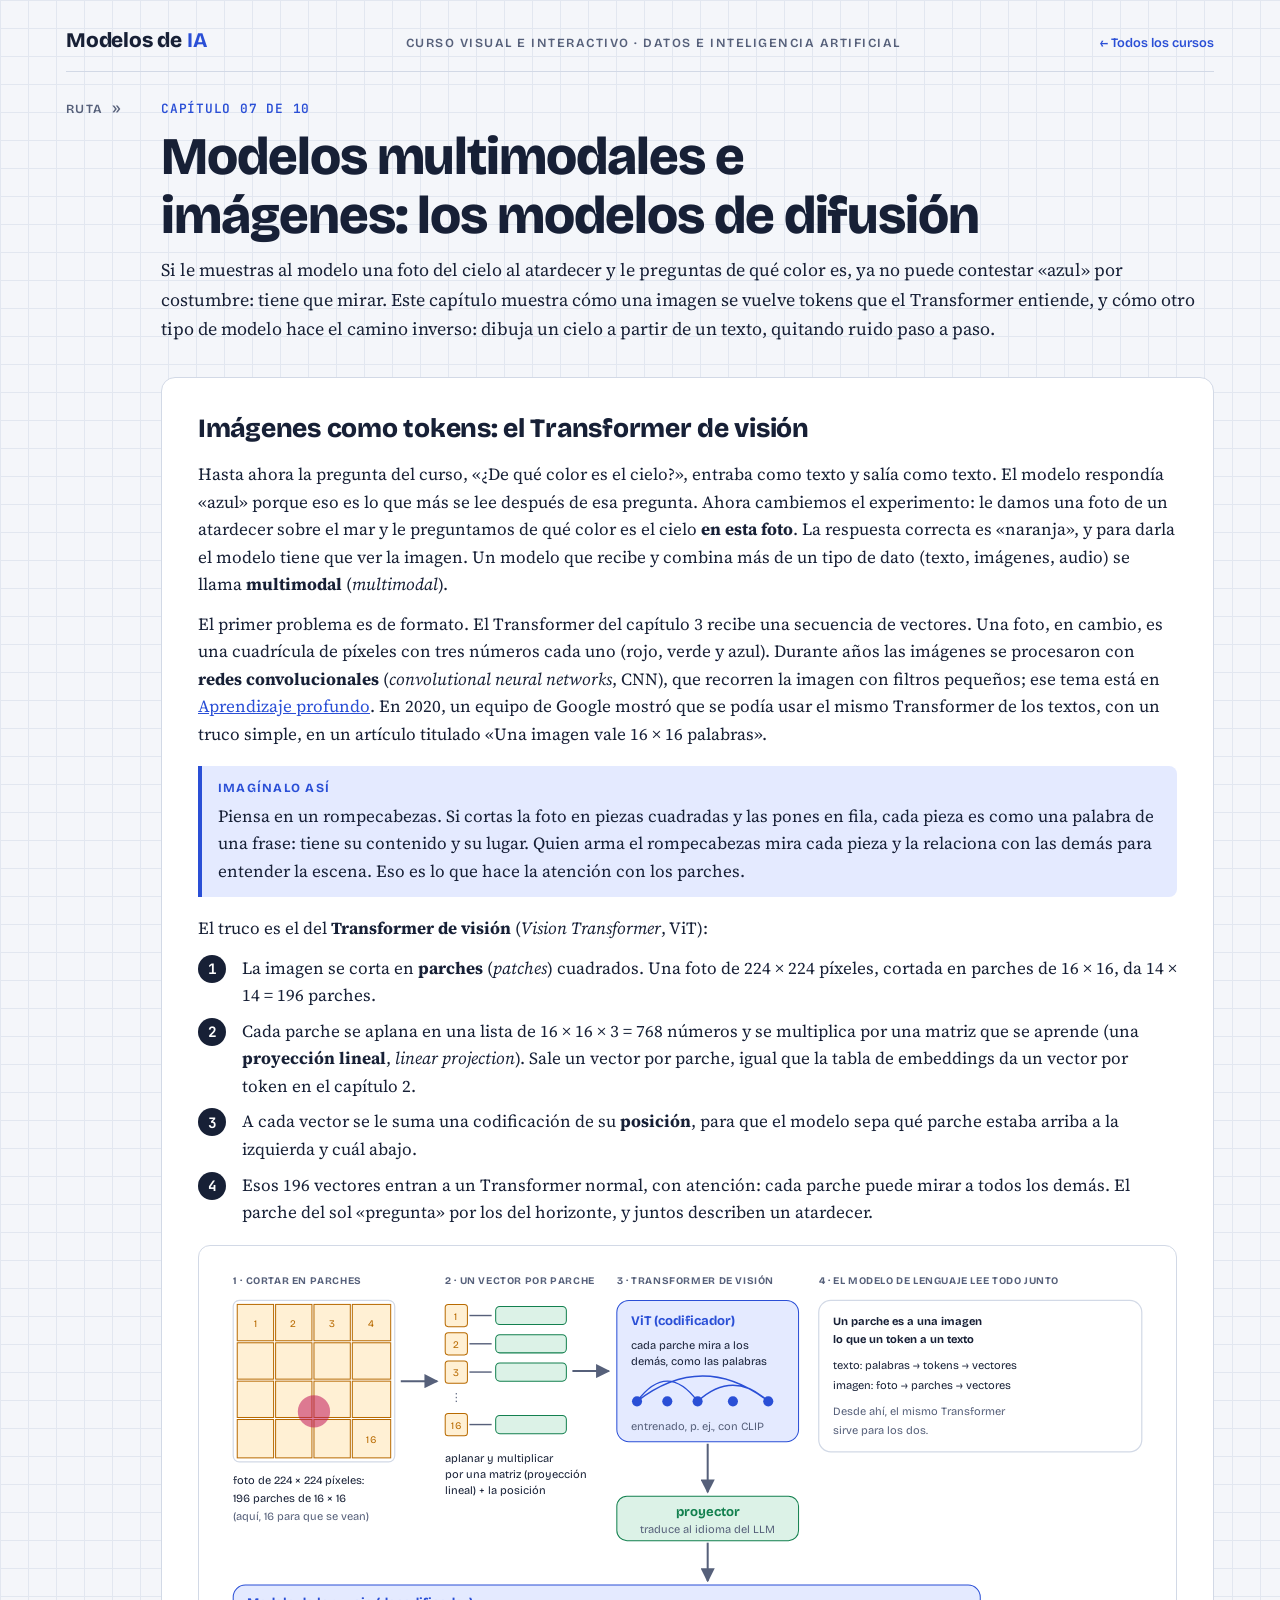
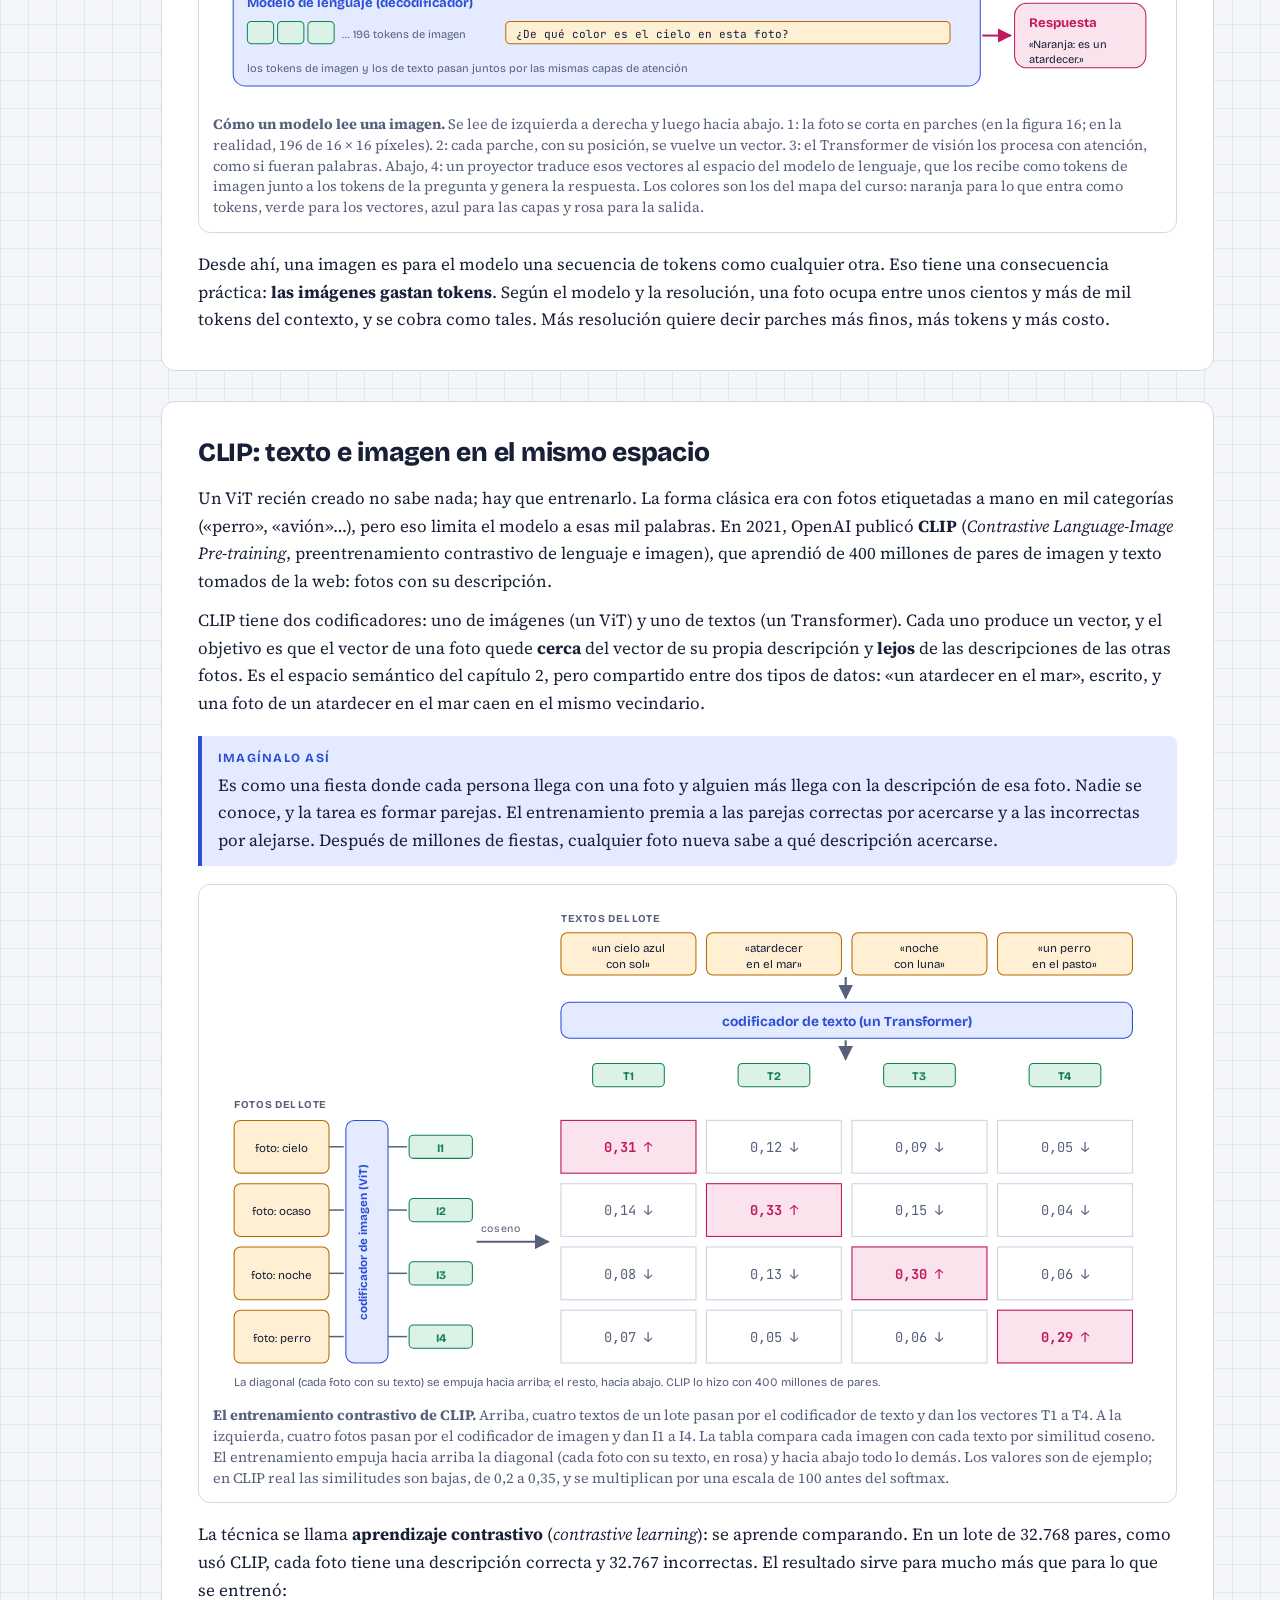
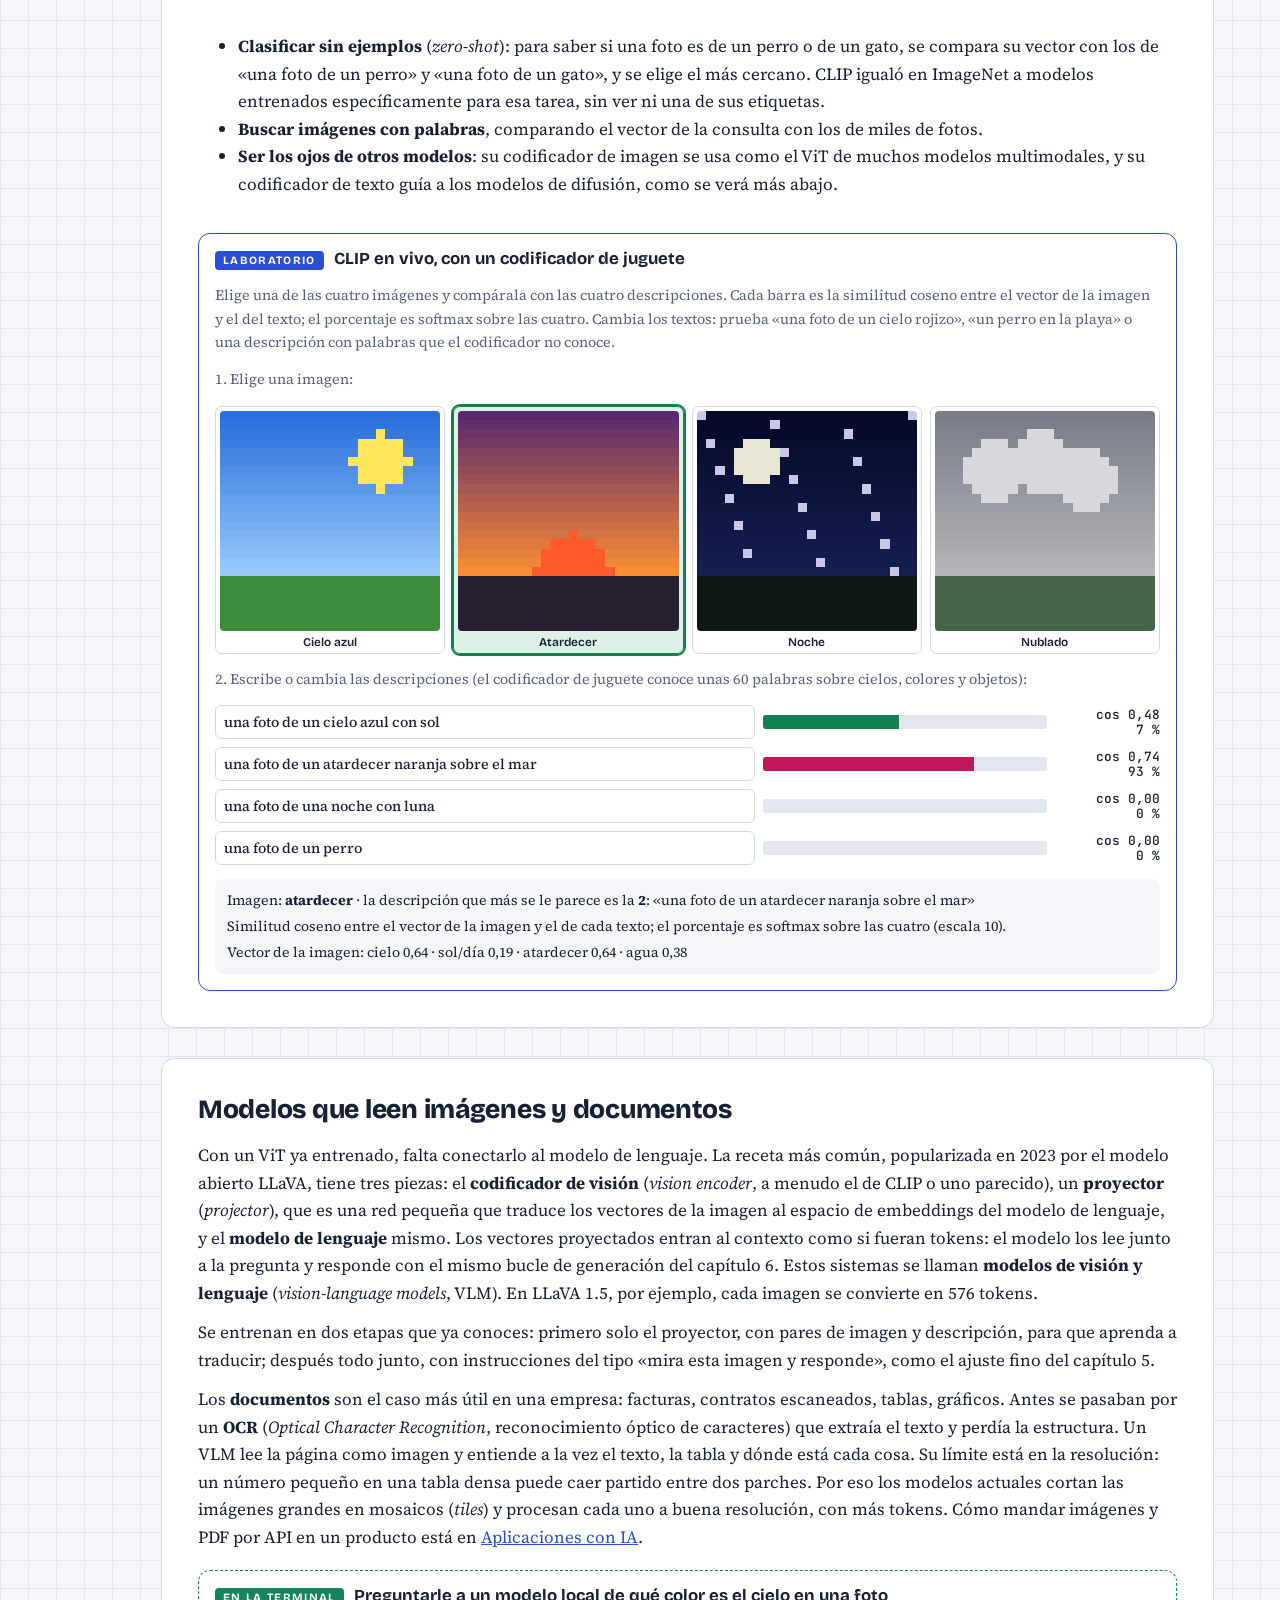
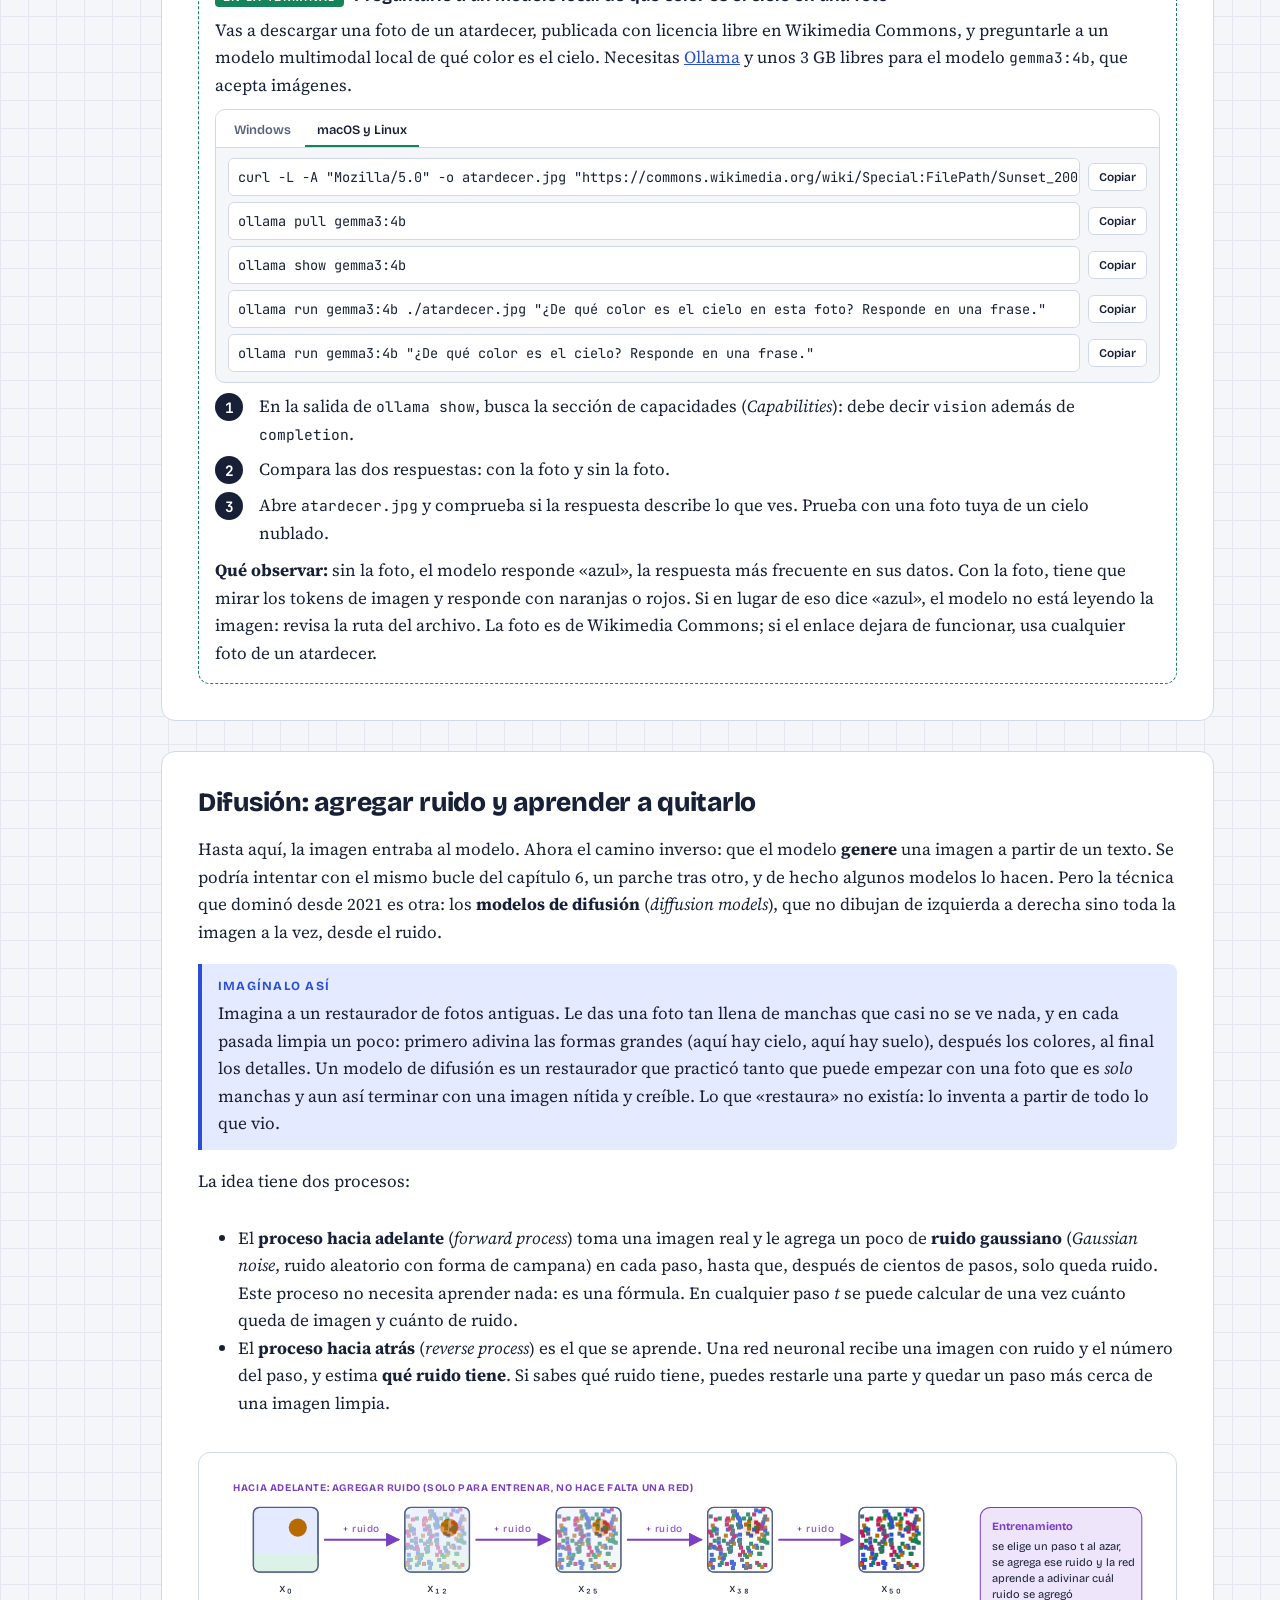
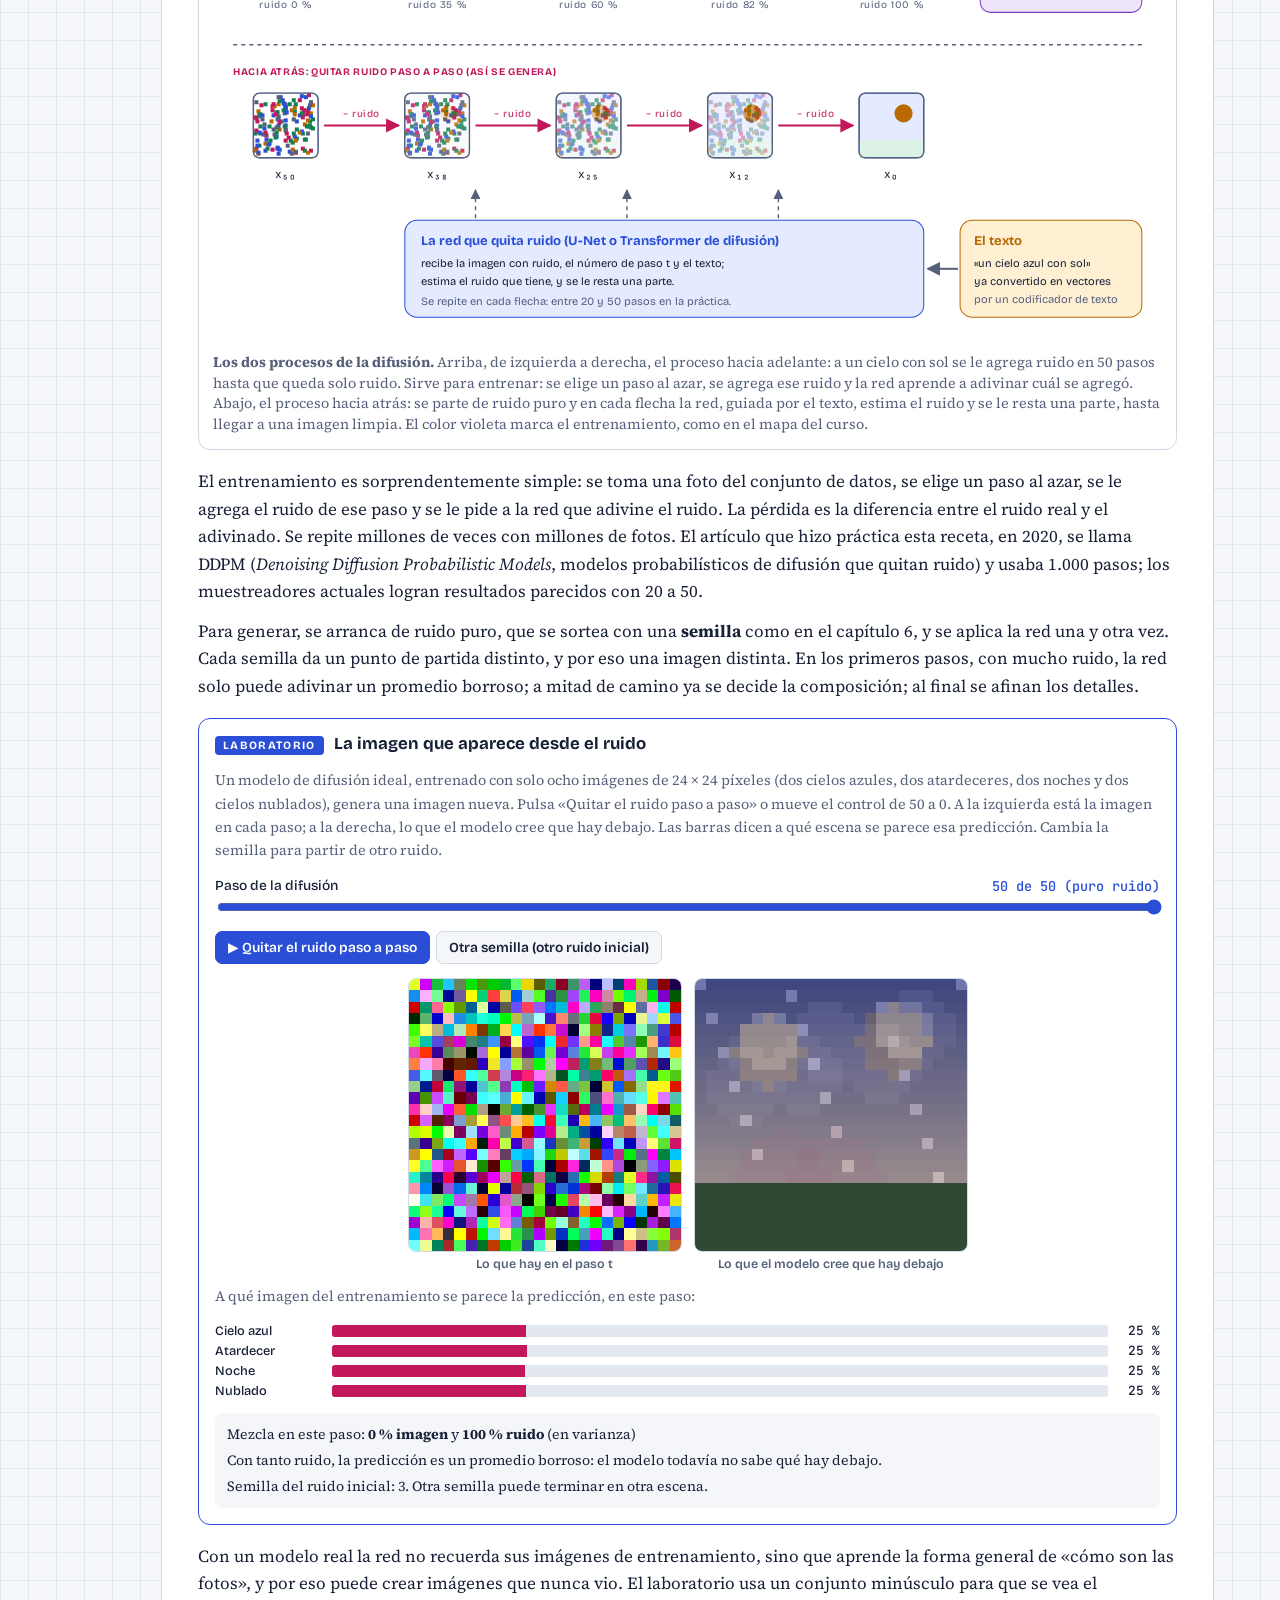
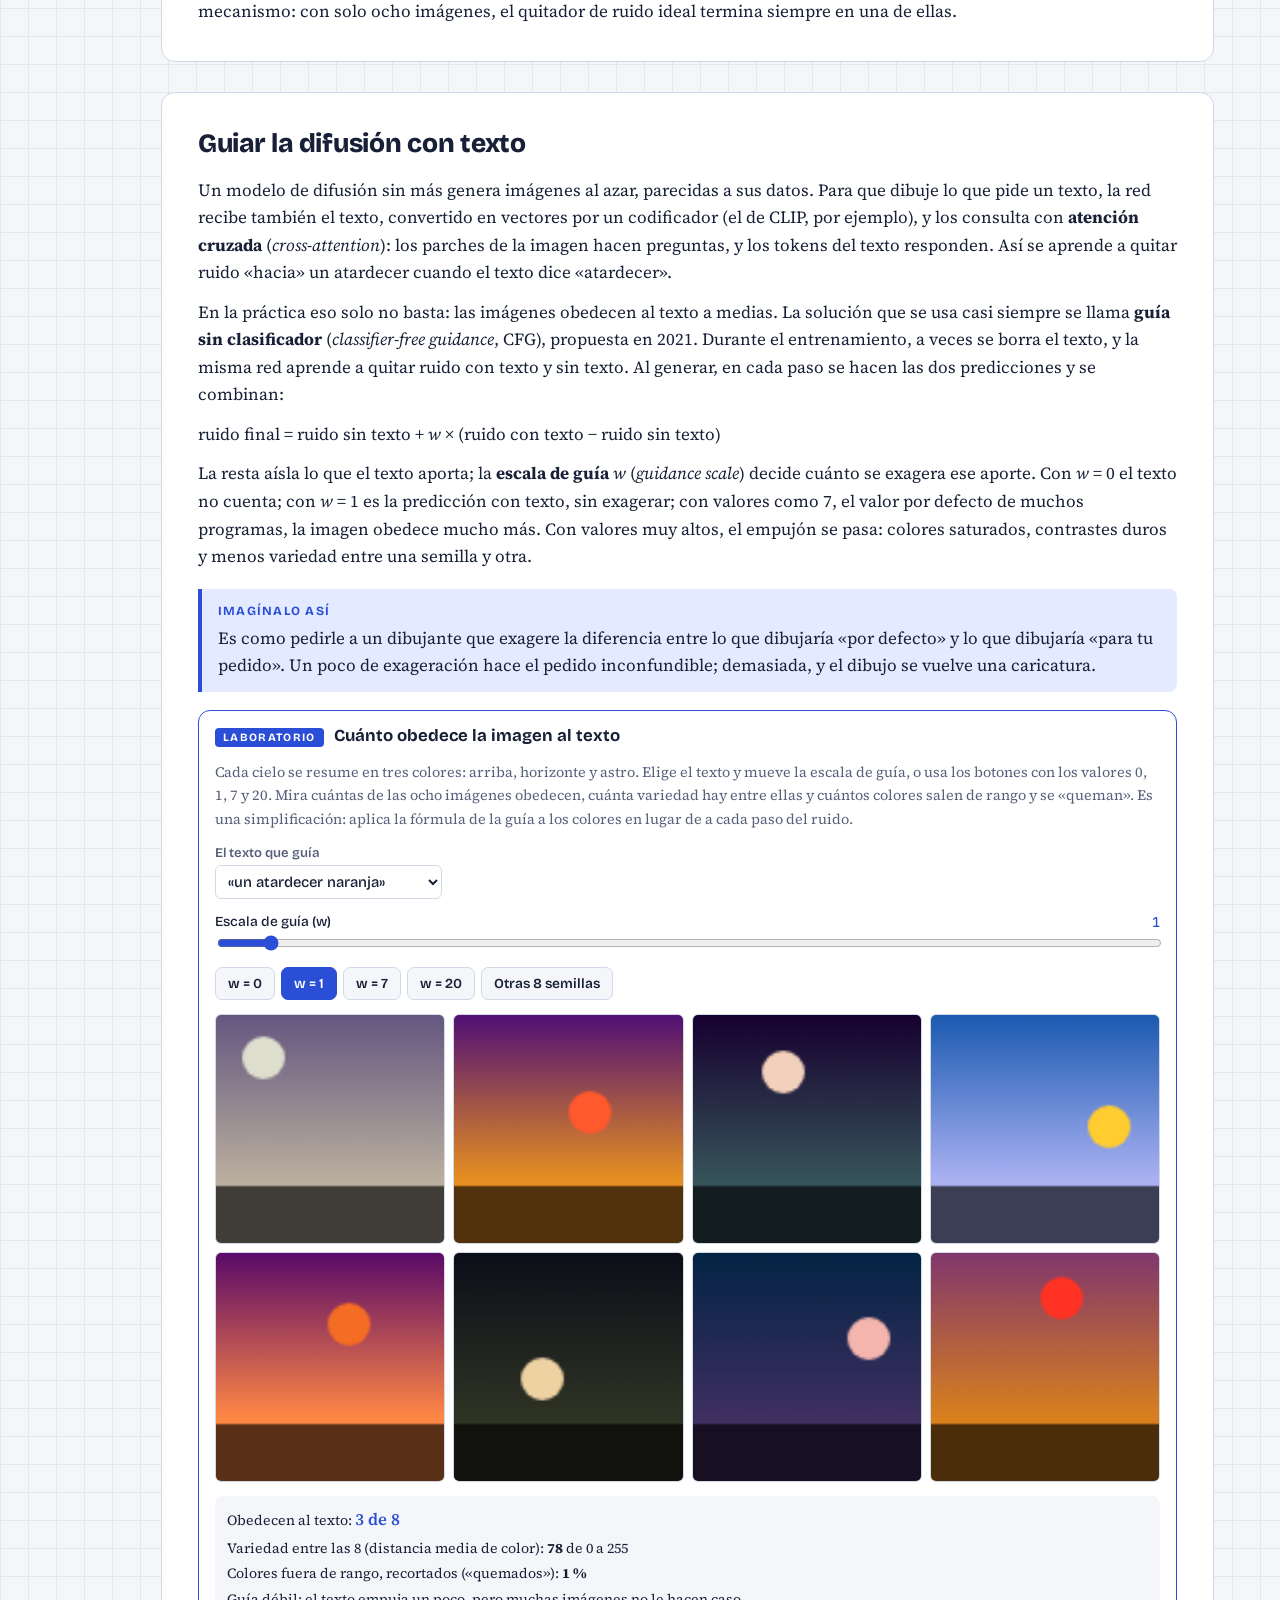
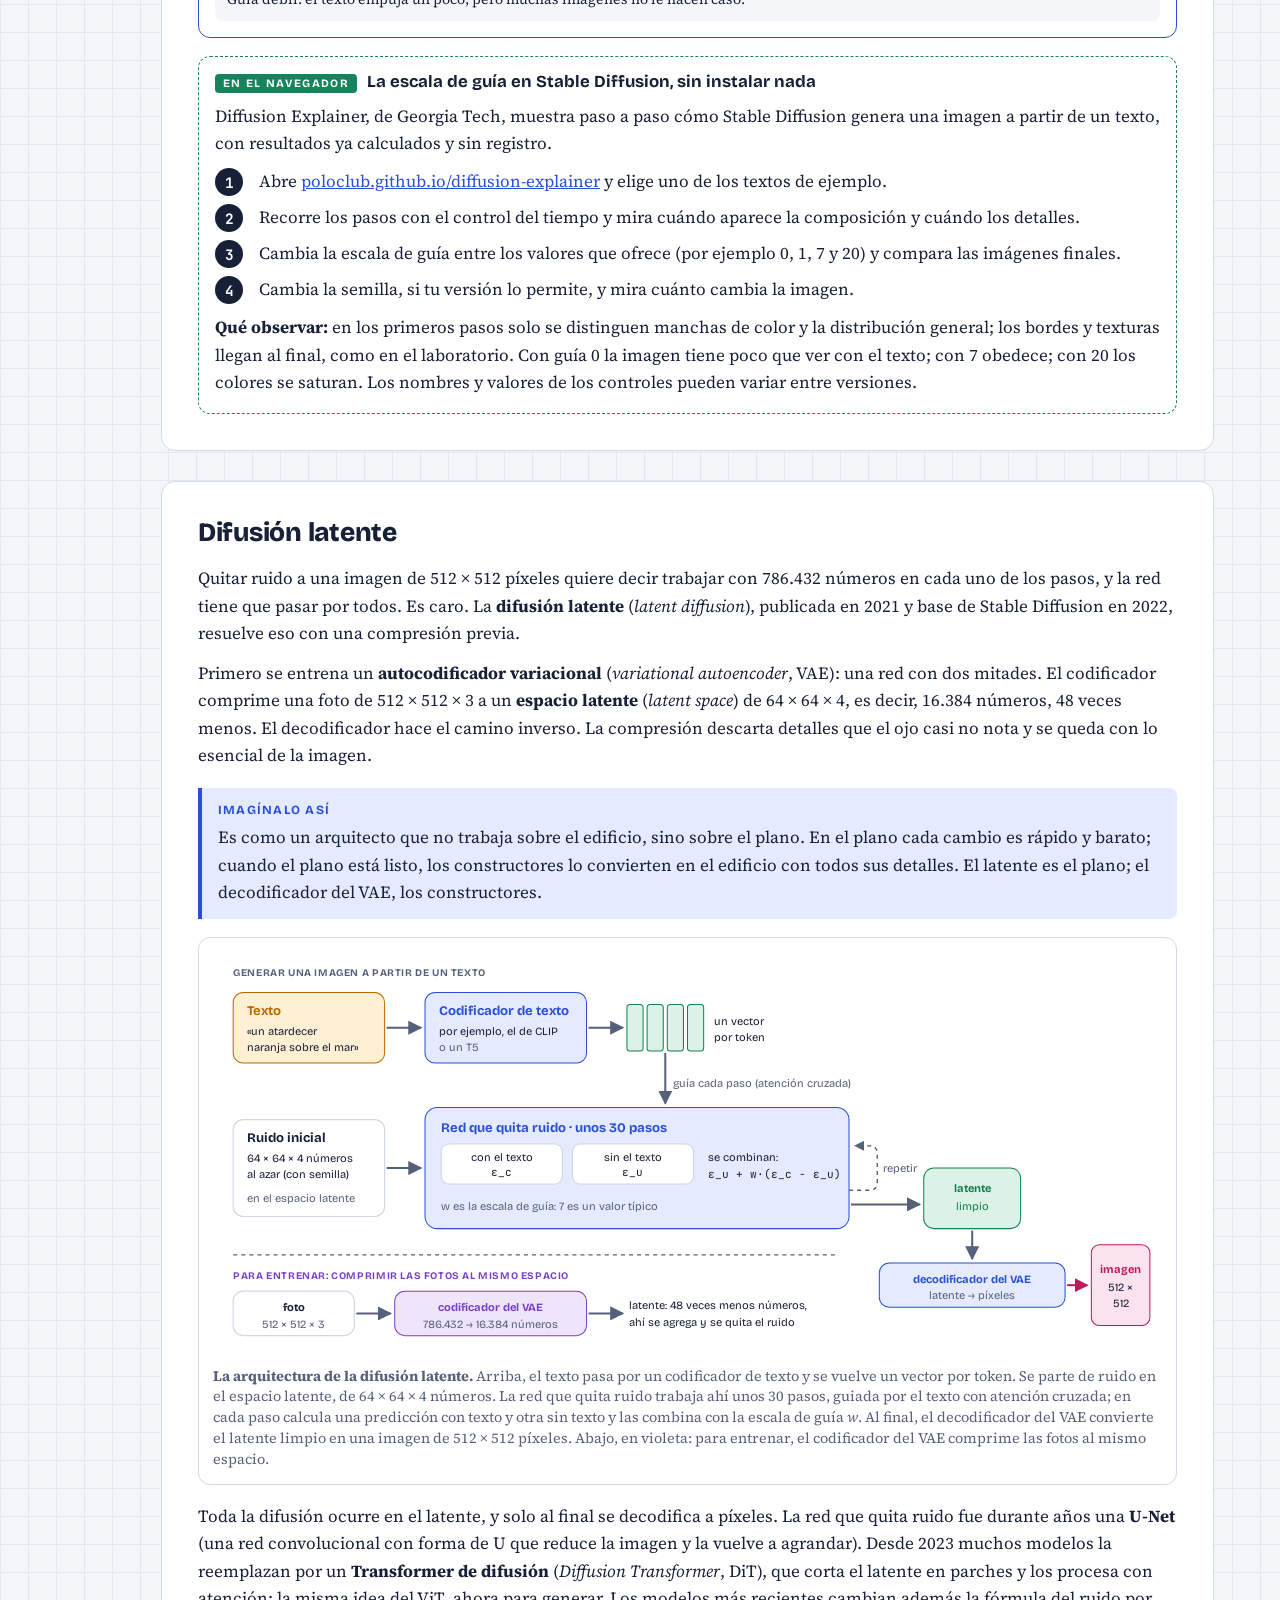
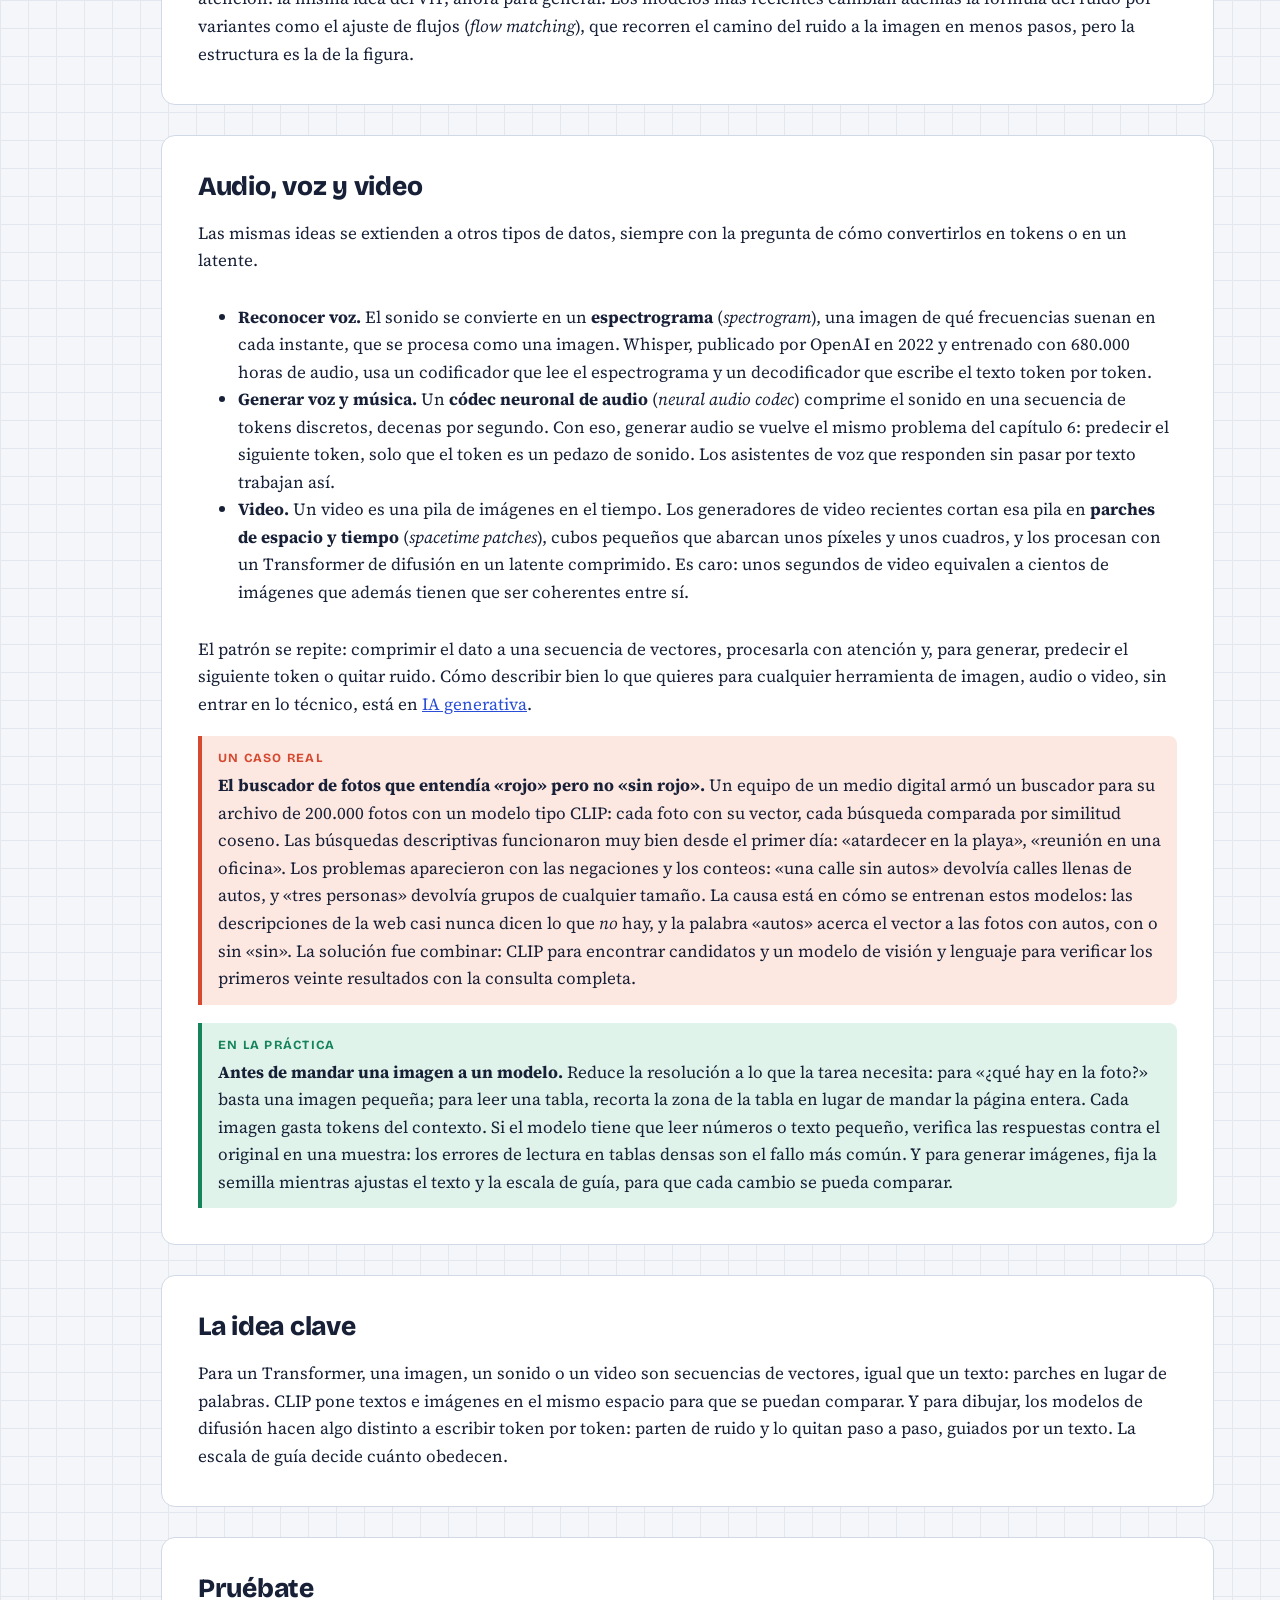
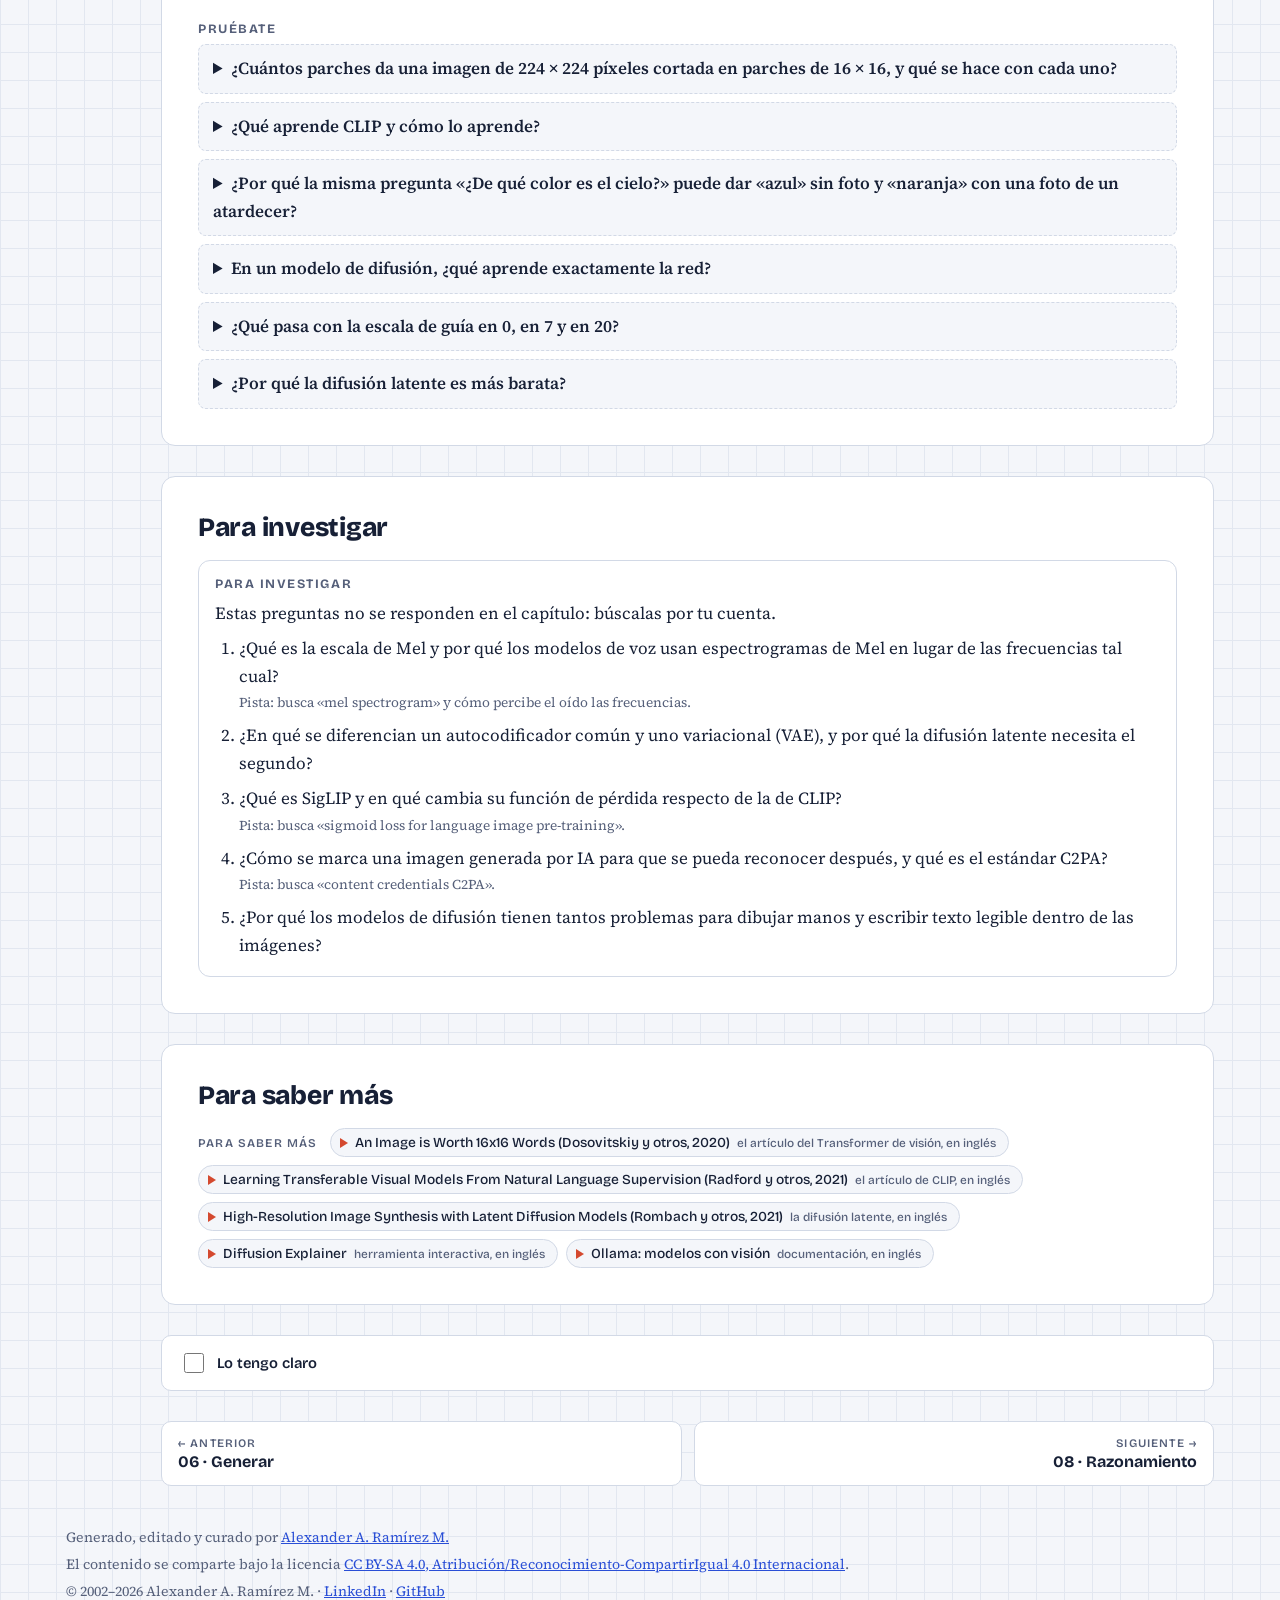
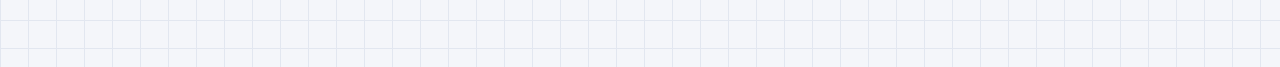
<file: 07-multimodales-y-difusion.html>
<!doctype html>
<html lang="es">
<head>
<!-- Google Tag Manager -->
<script>(function(w,d,s,l,i){w[l]=w[l]||[];w[l].push({'gtm.start':
new Date().getTime(),event:'gtm.js'});var f=d.getElementsByTagName(s)[0],
j=d.createElement(s),dl=l!='dataLayer'?'&l='+l:'';j.async=true;j.src=
'https://www.googletagmanager.com/gtm.js?id='+i+dl;f.parentNode.insertBefore(j,f);
})(window,document,'script','dataLayer','GTM-KX76XF8R');</script>
<!-- End Google Tag Manager -->
<meta charset="utf-8">
<meta name="viewport" content="width=device-width, initial-scale=1, viewport-fit=cover">
<title>Multimodales y difusión · Modelos de IA · Modelos de IA</title>
<meta name="claude:viewport-fit-sides" content="cover">
<meta name="description" content="Cómo funciona por dentro un modelo de lenguaje: tokens, embeddings, atención y el Transformer, cómo se entrena y se alinea, cómo genera y razona, y cómo se evalúa y se elige.">
<link rel="preconnect" href="https://fonts.googleapis.com">
<link rel="preconnect" href="https://fonts.gstatic.com" crossorigin>
<link rel="stylesheet" href="https://fonts.googleapis.com/css2?family=Bricolage+Grotesque:opsz,wght@12..96,500;12..96,700;12..96,800&family=JetBrains+Mono:wght@400;600&family=Source+Serif+4:ital,opsz,wght@0,8..60,400;0,8..60,600;1,8..60,400;1,8..60,600&display=swap">
<link rel="stylesheet" href="assets/style.css">
</head>
<body>
<!-- Google Tag Manager (noscript) -->
<noscript><iframe src="https://www.googletagmanager.com/ns.html?id=GTM-KX76XF8R"
height="0" width="0" style="display:none;visibility:hidden"></iframe></noscript>
<!-- End Google Tag Manager (noscript) -->
<div class="wrap" data-page="multimodales-y-difusion">
<header class="topbar"><a class="brand" href="index.html">Modelos de <b>IA</b></a><span class="eyebrow">Curso visual e interactivo · Datos e inteligencia artificial</span><a class="al-sitio" href="https://aaramirez.github.io/">← Todos los cursos</a></header>
<div class="layout">
<nav class="toc" id="toc" aria-label="Ruta de aprendizaje"></nav>
<main>
<header class="page-head"><span class="num">CAPÍTULO 07 DE 10</span><h1>Modelos multimodales e imágenes: los modelos de difusión</h1><p class="lede">Si le muestras al modelo una foto del cielo al atardecer y le preguntas de qué color es, ya no puede contestar «azul» por costumbre: tiene que mirar. Este capítulo muestra cómo una imagen se vuelve tokens que el Transformer entiende, y cómo otro tipo de modelo hace el camino inverso: dibuja un cielo a partir de un texto, quitando ruido paso a paso.</p></header>
<section><h2>Imágenes como tokens: el Transformer de visión</h2><div class="prose"><p>Hasta ahora la pregunta del curso, «¿De qué color es el cielo?», entraba como texto y salía como texto. El modelo respondía «azul» porque eso es lo que más se lee después de esa pregunta. Ahora cambiemos el experimento: le damos una foto de un atardecer sobre el mar y le preguntamos de qué color es el cielo <b>en esta foto</b>. La respuesta correcta es «naranja», y para darla el modelo tiene que ver la imagen. Un modelo que recibe y combina más de un tipo de dato (texto, imágenes, audio) se llama <b>multimodal</b> (<i>multimodal</i>).</p><p>El primer problema es de formato. El Transformer del capítulo 3 recibe una secuencia de vectores. Una foto, en cambio, es una cuadrícula de píxeles con tres números cada uno (rojo, verde y azul). Durante años las imágenes se procesaron con <b>redes convolucionales</b> (<i>convolutional neural networks</i>, CNN), que recorren la imagen con filtros pequeños; ese tema está en <a href="https://aaramirez.github.io/aprendizaje-profundo/temario.html" target="_blank" rel="noopener">Aprendizaje profundo</a>. En 2020, un equipo de Google mostró que se podía usar el mismo Transformer de los textos, con un truco simple, en un artículo titulado «Una imagen vale 16 × 16 palabras».</p></div><div class="analogia"><b>Imagínalo así</b><p>Piensa en un rompecabezas. Si cortas la foto en piezas cuadradas y las pones en fila, cada pieza es como una palabra de una frase: tiene su contenido y su lugar. Quien arma el rompecabezas mira cada pieza y la relaciona con las demás para entender la escena. Eso es lo que hace la atención con los parches.</p></div><div class="prose"><p>El truco es el del <b>Transformer de visión</b> (<i>Vision Transformer</i>, ViT):</p><ol class="steps"><li><span>La imagen se corta en <b>parches</b> (<i>patches</i>) cuadrados. Una foto de 224 × 224 píxeles, cortada en parches de 16 × 16, da 14 × 14 = 196 parches.</span></li><li><span>Cada parche se aplana en una lista de 16 × 16 × 3 = 768 números y se multiplica por una matriz que se aprende (una <b>proyección lineal</b>, <i>linear projection</i>). Sale un vector por parche, igual que la tabla de embeddings da un vector por token en el capítulo 2.</span></li><li><span>A cada vector se le suma una codificación de su <b>posición</b>, para que el modelo sepa qué parche estaba arriba a la izquierda y cuál abajo.</span></li><li><span>Esos 196 vectores entran a un Transformer normal, con atención: cada parche puede mirar a todos los demás. El parche del sol «pregunta» por los del horizonte, y juntos describen un atardecer.</span></li></ol></div><figure class="fig fig-arquitectura" id="07-diagrama-1"><div class="lienzo"><svg viewBox="0 0 940 440" style="min-width:760px" role="img" aria-label="Cómo un modelo lee una imagen. La foto se corta en parches cuadrados, en la figura 16 y en la realidad 196 de 16 por 16 píxeles; cada parche se aplana y una proyección lineal lo convierte en un vector, al que se suma su posición. El Transformer de visión procesa esos vectores con atención, igual que si fueran palabras. Un proyector los traduce al espacio del modelo de lenguaje, que los recibe como tokens de imagen junto a los tokens de la pregunta y genera la respuesta: naranja, es un atardecer">
<defs>
<marker id="g7d1-m" viewBox="0 0 10 10" refX="9" refY="5" markerWidth="7" markerHeight="7" orient="auto-start-reverse"><path d="M0 0L10 5L0 10z" class="fl-muted"/></marker>
<marker id="g7d1-a" viewBox="0 0 10 10" refX="9" refY="5" markerWidth="7" markerHeight="7" orient="auto-start-reverse"><path d="M0 0L10 5L0 10z" class="k-apl"/></marker>
</defs>
<text x="20" y="24" class="t t-xs t-b t-m">1 · CORTAR EN PARCHES</text>
<rect x="20" y="40" width="160" height="160" rx="6" class="caja"/>
<g class="c-fis" style="stroke-width:1">
<rect x="24" y="44" width="36" height="36"/><rect x="62" y="44" width="36" height="36"/><rect x="100" y="44" width="36" height="36"/><rect x="138" y="44" width="38" height="36"/>
<rect x="24" y="82" width="36" height="36"/><rect x="62" y="82" width="36" height="36"/><rect x="100" y="82" width="36" height="36"/><rect x="138" y="82" width="38" height="36"/>
<rect x="24" y="120" width="36" height="36"/><rect x="62" y="120" width="36" height="36"/><rect x="100" y="120" width="36" height="36"/><rect x="138" y="120" width="38" height="36"/>
<rect x="24" y="158" width="36" height="38"/><rect x="62" y="158" width="36" height="38"/><rect x="100" y="158" width="36" height="38"/><rect x="138" y="158" width="38" height="38"/>
</g>
<circle cx="100" cy="150" r="16" class="k-apl" style="opacity:.55"/>
<text x="42" y="66" class="t t-xs k-fis" text-anchor="middle">1</text><text x="80" y="66" class="t t-xs k-fis" text-anchor="middle">2</text><text x="118" y="66" class="t t-xs k-fis" text-anchor="middle">3</text><text x="157" y="66" class="t t-xs k-fis" text-anchor="middle">4</text>
<text x="157" y="181" class="t t-xs k-fis" text-anchor="middle">16</text>
<text x="20" y="222" class="t t-s">foto de 224 × 224 píxeles:</text>
<text x="20" y="240" class="t t-s">196 parches de 16 × 16</text>
<text x="20" y="258" class="t t-s t-m">(aquí, 16 para que se vean)</text>
<line x1="186" y1="120" x2="222" y2="120" class="ln" style="stroke-width:2" marker-end="url(#g7d1-m)"/>
<text x="230" y="24" class="t t-xs t-b t-m">2 · UN VECTOR POR PARCHE</text>
<g>
<rect x="230" y="44" width="22" height="22" rx="3" class="c-fis"/><text x="241" y="59" class="t t-xs k-fis" text-anchor="middle">1</text>
<rect x="230" y="72" width="22" height="22" rx="3" class="c-fis"/><text x="241" y="87" class="t t-xs k-fis" text-anchor="middle">2</text>
<rect x="230" y="100" width="22" height="22" rx="3" class="c-fis"/><text x="241" y="115" class="t t-xs k-fis" text-anchor="middle">3</text>
<text x="241" y="140" class="t t-s t-m" text-anchor="middle">⋮</text>
<rect x="230" y="152" width="22" height="22" rx="3" class="c-fis"/><text x="241" y="167" class="t t-xs k-fis" text-anchor="middle">16</text>
</g>
<g class="ln" style="stroke-width:1.4"><line x1="254" y1="55" x2="276" y2="55"/><line x1="254" y1="83" x2="276" y2="83"/><line x1="254" y1="111" x2="276" y2="111"/><line x1="254" y1="163" x2="276" y2="163"/></g>
<g class="c-enl">
<rect x="280" y="46" width="70" height="18" rx="4"/><rect x="280" y="74" width="70" height="18" rx="4"/><rect x="280" y="102" width="70" height="18" rx="4"/><rect x="280" y="154" width="70" height="18" rx="4"/>
</g>
<text x="230" y="200" class="t t-s">aplanar y multiplicar</text>
<text x="230" y="216" class="t t-s">por una matriz (proyección</text>
<text x="230" y="232" class="t t-s">lineal) + la posición</text>
<line x1="356" y1="110" x2="392" y2="110" class="ln" style="stroke-width:2" marker-end="url(#g7d1-m)"/>
<text x="400" y="24" class="t t-xs t-b t-m">3 · TRANSFORMER DE VISIÓN</text>
<rect x="400" y="40" width="180" height="140" rx="12" class="c-red"/>
<text x="414" y="64" class="t t-b k-red">ViT (codificador)</text>
<path d="M420 140 Q450 100 480 140 M420 140 Q485 90 550 140 M480 140 Q515 108 550 140" class="ln s-red" style="stroke-width:1.4"/>
<circle cx="420" cy="140" r="5" class="k-red"/><circle cx="450" cy="140" r="5" class="k-red"/><circle cx="480" cy="140" r="5" class="k-red"/><circle cx="515" cy="140" r="5" class="k-red"/><circle cx="550" cy="140" r="5" class="k-red"/>
<text x="414" y="88" class="t t-s">cada parche mira a los</text>
<text x="414" y="104" class="t t-s">demás, como las palabras</text>
<text x="414" y="168" class="t t-s t-m">entrenado, p. ej., con CLIP</text>
<line x1="490" y1="182" x2="490" y2="230" class="ln" style="stroke-width:2" marker-end="url(#g7d1-m)"/>
<rect x="400" y="234" width="180" height="44" rx="10" class="c-enl"/>
<text x="490" y="254" class="t t-b k-enl" text-anchor="middle">proyector</text>
<text x="490" y="270" class="t t-s t-m" text-anchor="middle">traduce al idioma del LLM</text>
<line x1="490" y1="280" x2="490" y2="318" class="ln" style="stroke-width:2" marker-end="url(#g7d1-m)"/>
<text x="600" y="24" class="t t-xs t-b t-m">4 · EL MODELO DE LENGUAJE LEE TODO JUNTO</text>
<rect x="20" y="322" width="740" height="100" rx="12" class="c-red"/>
<text x="34" y="344" class="t t-b k-red">Modelo de lenguaje (decodificador)</text>
<g class="c-enl"><rect x="34" y="358" width="26" height="22" rx="4"/><rect x="64" y="358" width="26" height="22" rx="4"/><rect x="94" y="358" width="26" height="22" rx="4"/></g>
<text x="128" y="374" class="t t-s t-m">… 196 tokens de imagen</text>
<g class="c-fis"><rect x="290" y="358" width="440" height="22" rx="4"/></g>
<text x="300" y="374" class="t t-s t-mono">¿De qué color es el cielo en esta foto?</text>
<text x="34" y="408" class="t t-s t-m">los tokens de imagen y los de texto pasan juntos por las mismas capas de atención</text>
<line x1="762" y1="372" x2="790" y2="372" class="ln s-apl" style="stroke-width:2" marker-end="url(#g7d1-a)"/>
<rect x="794" y="340" width="130" height="64" rx="12" class="c-apl"/>
<text x="808" y="364" class="t t-b k-apl">Respuesta</text>
<text x="808" y="384" class="t t-s">«Naranja: es un</text>
<text x="808" y="399" class="t t-s">atardecer.»</text>
<rect x="600" y="40" width="320" height="150" rx="12" class="caja"/>
<text x="614" y="64" class="t t-s t-b">Un parche es a una imagen</text>
<text x="614" y="82" class="t t-s t-b">lo que un token a un texto</text>
<text x="614" y="108" class="t t-s">texto: palabras → tokens → vectores</text>
<text x="614" y="128" class="t t-s">imagen: foto → parches → vectores</text>
<text x="614" y="154" class="t t-s t-m">Desde ahí, el mismo Transformer</text>
<text x="614" y="172" class="t t-s t-m">sirve para los dos.</text>
</svg></div><figcaption><b>Cómo un modelo lee una imagen.</b> Se lee de izquierda a derecha y luego hacia abajo. 1: la foto se corta en parches (en la figura 16; en la realidad, 196 de 16 × 16 píxeles). 2: cada parche, con su posición, se vuelve un vector. 3: el Transformer de visión los procesa con atención, como si fueran palabras. Abajo, 4: un proyector traduce esos vectores al espacio del modelo de lenguaje, que los recibe como tokens de imagen junto a los tokens de la pregunta y genera la respuesta. Los colores son los del mapa del curso: naranja para lo que entra como tokens, verde para los vectores, azul para las capas y rosa para la salida.</figcaption></figure><div class="prose"><p>Desde ahí, una imagen es para el modelo una secuencia de tokens como cualquier otra. Eso tiene una consecuencia práctica: <b>las imágenes gastan tokens</b>. Según el modelo y la resolución, una foto ocupa entre unos cientos y más de mil tokens del contexto, y se cobra como tales. Más resolución quiere decir parches más finos, más tokens y más costo.</p></div></section>
<section><h2>CLIP: texto e imagen en el mismo espacio</h2><div class="prose"><p>Un ViT recién creado no sabe nada; hay que entrenarlo. La forma clásica era con fotos etiquetadas a mano en mil categorías («perro», «avión»…), pero eso limita el modelo a esas mil palabras. En 2021, OpenAI publicó <b>CLIP</b> (<i>Contrastive Language-Image Pre-training</i>, preentrenamiento contrastivo de lenguaje e imagen), que aprendió de 400 millones de pares de imagen y texto tomados de la web: fotos con su descripción.</p><p>CLIP tiene dos codificadores: uno de imágenes (un ViT) y uno de textos (un Transformer). Cada uno produce un vector, y el objetivo es que el vector de una foto quede <b>cerca</b> del vector de su propia descripción y <b>lejos</b> de las descripciones de las otras fotos. Es el espacio semántico del capítulo 2, pero compartido entre dos tipos de datos: «un atardecer en el mar», escrito, y una foto de un atardecer en el mar caen en el mismo vecindario.</p></div><div class="analogia"><b>Imagínalo así</b><p>Es como una fiesta donde cada persona llega con una foto y alguien más llega con la descripción de esa foto. Nadie se conoce, y la tarea es formar parejas. El entrenamiento premia a las parejas correctas por acercarse y a las incorrectas por alejarse. Después de millones de fiestas, cualquier foto nueva sabe a qué descripción acercarse.</p></div><figure class="fig fig-esquema" id="07-diagrama-2"><div class="lienzo"><svg viewBox="0 0 900 470" style="min-width:740px" role="img" aria-label="Entrenamiento contrastivo de CLIP. Cuatro fotos pasan por el codificador de imagen y sus cuatro textos por el codificador de texto; cada uno da un vector. La tabla compara cada vector de imagen con cada vector de texto por similitud coseno. El entrenamiento sube los valores de la diagonal, donde cada foto coincide con su propio texto, y baja todos los demás">
<defs>
<marker id="g7d2-m" viewBox="0 0 10 10" refX="9" refY="5" markerWidth="7" markerHeight="7" orient="auto-start-reverse"><path d="M0 0L10 5L0 10z" class="fl-muted"/></marker>
</defs>

<text x="330" y="22" class="t t-xs t-b t-m">TEXTOS DEL LOTE</text>
<g class="c-fis"><rect x="330" y="32" width="128" height="40" rx="6"/><rect x="468" y="32" width="128" height="40" rx="6"/><rect x="606" y="32" width="128" height="40" rx="6"/><rect x="744" y="32" width="128" height="40" rx="6"/></g>
<text x="394" y="50" class="t t-s" text-anchor="middle">«un cielo azul</text><text x="394" y="65" class="t t-s" text-anchor="middle">con sol»</text>
<text x="532" y="50" class="t t-s" text-anchor="middle">«atardecer</text><text x="532" y="65" class="t t-s" text-anchor="middle">en el mar»</text>
<text x="670" y="50" class="t t-s" text-anchor="middle">«noche</text><text x="670" y="65" class="t t-s" text-anchor="middle">con luna»</text>
<text x="808" y="50" class="t t-s" text-anchor="middle">«un perro</text><text x="808" y="65" class="t t-s" text-anchor="middle">en el pasto»</text>
<line x1="600" y1="74" x2="600" y2="94" class="ln" style="stroke-width:2" marker-end="url(#g7d2-m)"/>
<rect x="330" y="98" width="542" height="34" rx="8" class="c-red"/>
<text x="601" y="120" class="t t-b k-red" text-anchor="middle">codificador de texto (un Transformer)</text>
<line x1="600" y1="134" x2="600" y2="152" class="ln" style="stroke-width:2" marker-end="url(#g7d2-m)"/>
<g class="c-enl"><rect x="360" y="156" width="68" height="22" rx="4"/><rect x="498" y="156" width="68" height="22" rx="4"/><rect x="636" y="156" width="68" height="22" rx="4"/><rect x="774" y="156" width="68" height="22" rx="4"/></g>
<text x="394" y="172" class="t t-s t-b k-enl" text-anchor="middle">T1</text><text x="532" y="172" class="t t-s t-b k-enl" text-anchor="middle">T2</text><text x="670" y="172" class="t t-s t-b k-enl" text-anchor="middle">T3</text><text x="808" y="172" class="t t-s t-b k-enl" text-anchor="middle">T4</text>

<text x="20" y="198" class="t t-xs t-b t-m">FOTOS DEL LOTE</text>
<g class="c-fis"><rect x="20" y="210" width="90" height="50" rx="6"/><rect x="20" y="270" width="90" height="50" rx="6"/><rect x="20" y="330" width="90" height="50" rx="6"/><rect x="20" y="390" width="90" height="50" rx="6"/></g>
<text x="65" y="240" class="t t-s" text-anchor="middle">foto: cielo</text><text x="65" y="300" class="t t-s" text-anchor="middle">foto: ocaso</text><text x="65" y="360" class="t t-s" text-anchor="middle">foto: noche</text><text x="65" y="420" class="t t-s" text-anchor="middle">foto: perro</text>
<rect x="126" y="210" width="40" height="230" rx="8" class="c-red"/>
<text x="146" y="325" class="t t-s t-b k-red" text-anchor="middle" transform="rotate(-90 146 325)">codificador de imagen (ViT)</text>
<g class="ln" style="stroke-width:1.4"><line x1="110" y1="235" x2="124" y2="235"/><line x1="110" y1="295" x2="124" y2="295"/><line x1="110" y1="355" x2="124" y2="355"/><line x1="110" y1="415" x2="124" y2="415"/></g>
<g class="c-enl"><rect x="186" y="224" width="60" height="22" rx="4"/><rect x="186" y="284" width="60" height="22" rx="4"/><rect x="186" y="344" width="60" height="22" rx="4"/><rect x="186" y="404" width="60" height="22" rx="4"/></g>
<text x="216" y="240" class="t t-s t-b k-enl" text-anchor="middle">I1</text><text x="216" y="300" class="t t-s t-b k-enl" text-anchor="middle">I2</text><text x="216" y="360" class="t t-s t-b k-enl" text-anchor="middle">I3</text><text x="216" y="420" class="t t-s t-b k-enl" text-anchor="middle">I4</text>
<g class="ln" style="stroke-width:1.4"><line x1="166" y1="235" x2="184" y2="235"/><line x1="166" y1="295" x2="184" y2="295"/><line x1="166" y1="355" x2="184" y2="355"/><line x1="166" y1="415" x2="184" y2="415"/></g>
<line x1="250" y1="325" x2="318" y2="325" class="ln" style="stroke-width:2" marker-end="url(#g7d2-m)"/>
<text x="254" y="316" class="t t-xs t-m">coseno</text>

<g class="caja">
<rect x="330" y="210" width="128" height="50"/><rect x="468" y="210" width="128" height="50"/><rect x="606" y="210" width="128" height="50"/><rect x="744" y="210" width="128" height="50"/>
<rect x="330" y="270" width="128" height="50"/><rect x="468" y="270" width="128" height="50"/><rect x="606" y="270" width="128" height="50"/><rect x="744" y="270" width="128" height="50"/>
<rect x="330" y="330" width="128" height="50"/><rect x="468" y="330" width="128" height="50"/><rect x="606" y="330" width="128" height="50"/><rect x="744" y="330" width="128" height="50"/>
<rect x="330" y="390" width="128" height="50"/><rect x="468" y="390" width="128" height="50"/><rect x="606" y="390" width="128" height="50"/><rect x="744" y="390" width="128" height="50"/>
</g>
<g class="c-apl"><rect x="330" y="210" width="128" height="50"/><rect x="468" y="270" width="128" height="50"/><rect x="606" y="330" width="128" height="50"/><rect x="744" y="390" width="128" height="50"/></g>
<g class="t t-mono" text-anchor="middle">
<text x="394" y="240" class="t t-b k-apl" text-anchor="middle">0,31 ↑</text><text x="532" y="240" class="t t-m" text-anchor="middle">0,12 ↓</text><text x="670" y="240" class="t t-m" text-anchor="middle">0,09 ↓</text><text x="808" y="240" class="t t-m" text-anchor="middle">0,05 ↓</text>
<text x="394" y="300" class="t t-m" text-anchor="middle">0,14 ↓</text><text x="532" y="300" class="t t-b k-apl" text-anchor="middle">0,33 ↑</text><text x="670" y="300" class="t t-m" text-anchor="middle">0,15 ↓</text><text x="808" y="300" class="t t-m" text-anchor="middle">0,04 ↓</text>
<text x="394" y="360" class="t t-m" text-anchor="middle">0,08 ↓</text><text x="532" y="360" class="t t-m" text-anchor="middle">0,13 ↓</text><text x="670" y="360" class="t t-b k-apl" text-anchor="middle">0,30 ↑</text><text x="808" y="360" class="t t-m" text-anchor="middle">0,06 ↓</text>
<text x="394" y="420" class="t t-m" text-anchor="middle">0,07 ↓</text><text x="532" y="420" class="t t-m" text-anchor="middle">0,05 ↓</text><text x="670" y="420" class="t t-m" text-anchor="middle">0,06 ↓</text><text x="808" y="420" class="t t-b k-apl" text-anchor="middle">0,29 ↑</text>
</g>
<text x="20" y="462" class="t t-s t-m">La diagonal (cada foto con su texto) se empuja hacia arriba; el resto, hacia abajo. CLIP lo hizo con 400 millones de pares.</text>
</svg></div><figcaption><b>El entrenamiento contrastivo de CLIP.</b> Arriba, cuatro textos de un lote pasan por el codificador de texto y dan los vectores T1 a T4. A la izquierda, cuatro fotos pasan por el codificador de imagen y dan I1 a I4. La tabla compara cada imagen con cada texto por similitud coseno. El entrenamiento empuja hacia arriba la diagonal (cada foto con su texto, en rosa) y hacia abajo todo lo demás. Los valores son de ejemplo; en CLIP real las similitudes son bajas, de 0,2 a 0,35, y se multiplican por una escala de 100 antes del softmax.</figcaption></figure><div class="prose"><p>La técnica se llama <b>aprendizaje contrastivo</b> (<i>contrastive learning</i>): se aprende comparando. En un lote de 32.768 pares, como usó CLIP, cada foto tiene una descripción correcta y 32.767 incorrectas. El resultado sirve para mucho más que para lo que se entrenó:</p><ul><li><b>Clasificar sin ejemplos</b> (<i>zero-shot</i>): para saber si una foto es de un perro o de un gato, se compara su vector con los de «una foto de un perro» y «una foto de un gato», y se elige el más cercano. CLIP igualó en ImageNet a modelos entrenados específicamente para esa tarea, sin ver ni una de sus etiquetas.</li><li><b>Buscar imágenes con palabras</b>, comparando el vector de la consulta con los de miles de fotos.</li><li><b>Ser los ojos de otros modelos</b>: su codificador de imagen se usa como el ViT de muchos modelos multimodales, y su codificador de texto guía a los modelos de difusión, como se verá más abajo.</li></ul></div><div class="lab" id="07-lab-2"><div class="lab-title"><span class="tag">Laboratorio</span><h3>CLIP en vivo, con un codificador de juguete</h3></div><p class="hint">Elige una de las cuatro imágenes y compárala con las cuatro descripciones. Cada barra es la similitud coseno entre el vector de la imagen y el del texto; el porcentaje es softmax sobre las cuatro. Cambia los textos: prueba «una foto de un cielo rojizo», «un perro en la playa» o una descripción con palabras que el codificador no conoce.</p><style>
[id="07-lab-2"] .c7l2-imgs{display:grid;grid-template-columns:repeat(4,minmax(0,1fr));gap:8px}
[id="07-lab-2"] .c7l2-imgs button{padding:4px;display:grid;gap:4px;justify-items:center;font:600 .74rem var(--f-display);background:var(--card)}
[id="07-lab-2"] .c7l2-imgs button[aria-pressed="true"]{background:var(--c-enl-s);border-color:var(--c-enl);color:var(--ink);outline:2px solid var(--c-enl)}
[id="07-lab-2"] .c7l2-imgs canvas{width:100%;aspect-ratio:1;image-rendering:pixelated;border-radius:4px}
[id="07-lab-2"] .c7l2-txt{display:grid;gap:8px}
[id="07-lab-2"] .c7l2-fila{display:grid;grid-template-columns:minmax(0,1fr) minmax(90px,30%) 6.2em;gap:8px;align-items:center}
[id="07-lab-2"] .c7l2-fila input{font:500 .9rem var(--f-body);padding:6px 8px;border:1px solid var(--line);border-radius:6px;background:var(--card);color:var(--ink);min-width:0}
[id="07-lab-2"] .c7l2-fila .b{height:14px;border-radius:3px;background:var(--grid);overflow:hidden}
[id="07-lab-2"] .c7l2-fila .b i{display:block;height:100%;background:var(--c-enl)}
[id="07-lab-2"] .c7l2-fila .p{font:500 .8rem var(--f-mono);text-align:right;line-height:1.2}
[id="07-lab-2"] .c7l2-fila.gana .b i{background:var(--c-apl)}
@media (max-width:520px){[id="07-lab-2"] .c7l2-fila{grid-template-columns:minmax(0,1fr) 5.6em}[id="07-lab-2"] .c7l2-fila .b{grid-column:1/-1;grid-row:2}}
</style>
<p class="hint">1. Elige una imagen:</p>
<div class="c7l2-imgs" role="group" aria-label="Imágenes" id="c7l2-imgs"></div>
<p class="hint">2. Escribe o cambia las descripciones (el codificador de juguete conoce unas 60 palabras sobre cielos, colores y objetos):</p>
<div class="c7l2-txt" id="c7l2-txt"></div>
<div class="readout texto" id="c7l2-out" aria-live="polite"></div></div></section>
<section><h2>Modelos que leen imágenes y documentos</h2><div class="prose"><p>Con un ViT ya entrenado, falta conectarlo al modelo de lenguaje. La receta más común, popularizada en 2023 por el modelo abierto LLaVA, tiene tres piezas: el <b>codificador de visión</b> (<i>vision encoder</i>, a menudo el de CLIP o uno parecido), un <b>proyector</b> (<i>projector</i>), que es una red pequeña que traduce los vectores de la imagen al espacio de embeddings del modelo de lenguaje, y el <b>modelo de lenguaje</b> mismo. Los vectores proyectados entran al contexto como si fueran tokens: el modelo los lee junto a la pregunta y responde con el mismo bucle de generación del capítulo 6. Estos sistemas se llaman <b>modelos de visión y lenguaje</b> (<i>vision-language models</i>, VLM). En LLaVA 1.5, por ejemplo, cada imagen se convierte en 576 tokens.</p><p>Se entrenan en dos etapas que ya conoces: primero solo el proyector, con pares de imagen y descripción, para que aprenda a traducir; después todo junto, con instrucciones del tipo «mira esta imagen y responde», como el ajuste fino del capítulo 5.</p><p>Los <b>documentos</b> son el caso más útil en una empresa: facturas, contratos escaneados, tablas, gráficos. Antes se pasaban por un <b>OCR</b> (<i>Optical Character Recognition</i>, reconocimiento óptico de caracteres) que extraía el texto y perdía la estructura. Un VLM lee la página como imagen y entiende a la vez el texto, la tabla y dónde está cada cosa. Su límite está en la resolución: un número pequeño en una tabla densa puede caer partido entre dos parches. Por eso los modelos actuales cortan las imágenes grandes en mosaicos (<i>tiles</i>) y procesan cada uno a buena resolución, con más tokens. Cómo mandar imágenes y PDF por API en un producto está en <a href="https://aaramirez.github.io/aplicaciones-con-ia/temario.html" target="_blank" rel="noopener">Aplicaciones con IA</a>.</p></div><div class="practica"><div class="practica-title"><span class="tag">En la terminal</span><h3>Preguntarle a un modelo local de qué color es el cielo en una foto</h3></div><p>Vas a descargar una foto de un atardecer, publicada con licencia libre en Wikimedia Commons, y preguntarle a un modelo multimodal local de qué color es el cielo. Necesitas <a href="https://ollama.com/download" target="_blank" rel="noopener">Ollama</a> y unos 3 GB libres para el modelo <code>gemma3:4b</code>, que acepta imágenes.</p><div class="cmds"><div class="cmd-tabs" role="tablist" aria-label="Sistema operativo"><button type="button" role="tab" data-so="win">Windows</button><button type="button" role="tab" data-so="mac linux">macOS y Linux</button></div><div class="cmd-panel" role="tabpanel" data-so="win"><p class="cmd-nota">Windows (PowerShell)</p><div class="cmd-l"><code>curl.exe -L -A "Mozilla/5.0" -o atardecer.jpg "https://commons.wikimedia.org/wiki/Special:FilePath/Sunset_2007-1.jpg?width=640"</code><button type="button" class="copiar">Copiar</button></div><div class="cmd-l"><code>ollama pull gemma3:4b</code><button type="button" class="copiar">Copiar</button></div><div class="cmd-l"><code>ollama show gemma3:4b</code><button type="button" class="copiar">Copiar</button></div><div class="cmd-l"><code>ollama run gemma3:4b .\atardecer.jpg "¿De qué color es el cielo en esta foto? Responde en una frase."</code><button type="button" class="copiar">Copiar</button></div><div class="cmd-l"><code>ollama run gemma3:4b "¿De qué color es el cielo? Responde en una frase."</code><button type="button" class="copiar">Copiar</button></div></div><div class="cmd-panel" role="tabpanel" data-so="mac linux"><div class="cmd-l"><code>curl -L -A "Mozilla/5.0" -o atardecer.jpg "https://commons.wikimedia.org/wiki/Special:FilePath/Sunset_2007-1.jpg?width=640"</code><button type="button" class="copiar">Copiar</button></div><div class="cmd-l"><code>ollama pull gemma3:4b</code><button type="button" class="copiar">Copiar</button></div><div class="cmd-l"><code>ollama show gemma3:4b</code><button type="button" class="copiar">Copiar</button></div><div class="cmd-l"><code>ollama run gemma3:4b ./atardecer.jpg "¿De qué color es el cielo en esta foto? Responde en una frase."</code><button type="button" class="copiar">Copiar</button></div><div class="cmd-l"><code>ollama run gemma3:4b "¿De qué color es el cielo? Responde en una frase."</code><button type="button" class="copiar">Copiar</button></div></div></div><ol class="steps"><li><span>En la salida de <code>ollama show</code>, busca la sección de capacidades (<i>Capabilities</i>): debe decir <code>vision</code> además de <code>completion</code>.</span></li><li><span>Compara las dos respuestas: con la foto y sin la foto.</span></li><li><span>Abre <code>atardecer.jpg</code> y comprueba si la respuesta describe lo que ves. Prueba con una foto tuya de un cielo nublado.</span></li></ol><p><b>Qué observar:</b> sin la foto, el modelo responde «azul», la respuesta más frecuente en sus datos. Con la foto, tiene que mirar los tokens de imagen y responde con naranjas o rojos. Si en lugar de eso dice «azul», el modelo no está leyendo la imagen: revisa la ruta del archivo. La foto es de Wikimedia Commons; si el enlace dejara de funcionar, usa cualquier foto de un atardecer.</p></div></section>
<section><h2>Difusión: agregar ruido y aprender a quitarlo</h2><div class="prose"><p>Hasta aquí, la imagen entraba al modelo. Ahora el camino inverso: que el modelo <b>genere</b> una imagen a partir de un texto. Se podría intentar con el mismo bucle del capítulo 6, un parche tras otro, y de hecho algunos modelos lo hacen. Pero la técnica que dominó desde 2021 es otra: los <b>modelos de difusión</b> (<i>diffusion models</i>), que no dibujan de izquierda a derecha sino toda la imagen a la vez, desde el ruido.</p></div><div class="analogia"><b>Imagínalo así</b><p>Imagina a un restaurador de fotos antiguas. Le das una foto tan llena de manchas que casi no se ve nada, y en cada pasada limpia un poco: primero adivina las formas grandes (aquí hay cielo, aquí hay suelo), después los colores, al final los detalles. Un modelo de difusión es un restaurador que practicó tanto que puede empezar con una foto que es <i>solo</i> manchas y aun así terminar con una imagen nítida y creíble. Lo que «restaura» no existía: lo inventa a partir de todo lo que vio.</p></div><div class="prose"><p>La idea tiene dos procesos:</p><ul><li>El <b>proceso hacia adelante</b> (<i>forward process</i>) toma una imagen real y le agrega un poco de <b>ruido gaussiano</b> (<i>Gaussian noise</i>, ruido aleatorio con forma de campana) en cada paso, hasta que, después de cientos de pasos, solo queda ruido. Este proceso no necesita aprender nada: es una fórmula. En cualquier paso <i>t</i> se puede calcular de una vez cuánto queda de imagen y cuánto de ruido.</li><li>El <b>proceso hacia atrás</b> (<i>reverse process</i>) es el que se aprende. Una red neuronal recibe una imagen con ruido y el número del paso, y estima <b>qué ruido tiene</b>. Si sabes qué ruido tiene, puedes restarle una parte y quedar un paso más cerca de una imagen limpia.</li></ul></div><figure class="fig fig-esquema" id="07-diagrama-3"><div class="lienzo"><svg viewBox="0 0 940 470" style="min-width:760px" role="img" aria-label="Los dos procesos de un modelo de difusión. Arriba, el proceso hacia adelante, que se usa para entrenar: a una imagen de un cielo con sol se le agrega ruido en 50 pasos hasta que queda solo ruido. Abajo, el proceso inverso, que genera: se parte de ruido puro y en cada paso la red, guiada por el texto, estima el ruido y se le quita un poco, hasta llegar a una imagen limpia">
<defs><marker id="g7d3-m" viewBox="0 0 10 10" refX="9" refY="5" markerWidth="7" markerHeight="7" orient="auto-start-reverse"><path d="M0 0L10 5L0 10z" class="fl-muted"/></marker><marker id="g7d3-a" viewBox="0 0 10 10" refX="9" refY="5" markerWidth="7" markerHeight="7" orient="auto-start-reverse"><path d="M0 0L10 5L0 10z" class="k-apl"/></marker><marker id="g7d3-t" viewBox="0 0 10 10" refX="9" refY="5" markerWidth="7" markerHeight="7" orient="auto-start-reverse"><path d="M0 0L10 5L0 10z" class="k-tra"/></marker></defs>
<text x="20" y="24" class="t t-xs t-b k-tra">HACIA ADELANTE: AGREGAR RUIDO (SOLO PARA ENTRENAR, NO HACE FALTA UNA RED)</text>
<g transform="translate(40,40)"><rect width="64" height="64" rx="6" class="c-red" style="stroke-width:1"/><circle cx="44" cy="20" r="9" class="k-fis"/><rect x="0" y="46" width="64" height="18" class="c-enl" style="stroke:none"/><rect width="64" height="64" rx="6" fill="none" class="ln"/></g><text x="72" y="124" class="t t-s t-mono" text-anchor="middle">x₀</text>
<text x="72" y="140" class="t t-xs t-m" text-anchor="middle">ruido 0 %</text>
<line x1="110" y1="72" x2="184" y2="72" class="ln s-tra" style="stroke-width:2" marker-end="url(#g7d3-t)"/><text x="147" y="64" class="t t-xs k-tra" text-anchor="middle">+ ruido</text>
<g transform="translate(190,40)"><rect width="64" height="64" rx="6" class="c-red" style="stroke-width:1"/><circle cx="44" cy="20" r="9" class="k-fis"/><rect x="0" y="46" width="64" height="18" class="c-enl" style="stroke:none"/><g style="opacity:0.35"><rect width="64" height="64" rx="6" class="caja" style="stroke:none"/><rect x="39" y="16" width="4" height="4" class="k-enl"/><rect x="50" y="44" width="4" height="4" class="fl-muted"/><rect x="1" y="53" width="4" height="4" class="k-apl"/><rect x="49" y="15" width="4" height="4" class="k-fis"/><rect x="57" y="10" width="4" height="4" class="k-fis"/><rect x="23" y="30" width="4" height="4" class="k-red"/><rect x="24" y="34" width="4" height="4" class="k-fis"/><rect x="36" y="15" width="4" height="4" class="k-fis"/><rect x="46" y="13" width="4" height="4" class="k-apl"/><rect x="17" y="11" width="4" height="4" class="k-apl"/><rect x="10" y="48" width="4" height="4" class="k-fis"/><rect x="8" y="39" width="4" height="4" class="fl-muted"/><rect x="28" y="8" width="4" height="4" class="k-red"/><rect x="0" y="55" width="4" height="4" class="k-fis"/><rect x="13" y="49" width="4" height="4" class="k-red"/><rect x="10" y="55" width="4" height="4" class="k-red"/><rect x="18" y="20" width="4" height="4" class="k-red"/><rect x="34" y="56" width="4" height="4" class="k-red"/><rect x="11" y="44" width="4" height="4" class="k-red"/><rect x="57" y="24" width="4" height="4" class="k-enl"/><rect x="1" y="23" width="4" height="4" class="k-apl"/><rect x="10" y="9" width="4" height="4" class="k-enl"/><rect x="4" y="21" width="4" height="4" class="k-enl"/><rect x="52" y="38" width="4" height="4" class="fl-muted"/><rect x="0" y="38" width="4" height="4" class="k-enl"/><rect x="4" y="19" width="4" height="4" class="k-enl"/><rect x="52" y="19" width="4" height="4" class="k-apl"/><rect x="44" y="20" width="4" height="4" class="k-red"/><rect x="30" y="30" width="4" height="4" class="k-red"/><rect x="3" y="16" width="4" height="4" class="k-fis"/><rect x="47" y="22" width="4" height="4" class="k-apl"/><rect x="1" y="35" width="4" height="4" class="k-apl"/><rect x="23" y="24" width="4" height="4" class="fl-muted"/><rect x="53" y="0" width="4" height="4" class="k-apl"/><rect x="2" y="45" width="4" height="4" class="k-red"/><rect x="39" y="12" width="4" height="4" class="k-fis"/><rect x="48" y="15" width="4" height="4" class="k-apl"/><rect x="22" y="32" width="4" height="4" class="k-enl"/><rect x="57" y="33" width="4" height="4" class="k-enl"/><rect x="49" y="29" width="4" height="4" class="k-fis"/><rect x="37" y="47" width="4" height="4" class="k-enl"/><rect x="55" y="18" width="4" height="4" class="k-fis"/><rect x="27" y="5" width="4" height="4" class="k-red"/><rect x="21" y="32" width="4" height="4" class="fl-muted"/><rect x="23" y="58" width="4" height="4" class="k-red"/><rect x="21" y="17" width="4" height="4" class="fl-muted"/><rect x="5" y="19" width="4" height="4" class="k-enl"/><rect x="19" y="11" width="4" height="4" class="k-fis"/><rect x="40" y="9" width="4" height="4" class="k-enl"/><rect x="30" y="10" width="4" height="4" class="k-fis"/><rect x="5" y="38" width="4" height="4" class="fl-muted"/><rect x="25" y="2" width="4" height="4" class="k-red"/><rect x="47" y="38" width="4" height="4" class="k-enl"/><rect x="52" y="16" width="4" height="4" class="k-apl"/><rect x="41" y="26" width="4" height="4" class="k-red"/><rect x="3" y="58" width="4" height="4" class="k-fis"/><rect x="51" y="31" width="4" height="4" class="k-enl"/><rect x="53" y="13" width="4" height="4" class="k-red"/><rect x="46" y="36" width="4" height="4" class="k-red"/><rect x="40" y="57" width="4" height="4" class="k-apl"/><rect x="6" y="10" width="4" height="4" class="k-apl"/><rect x="23" y="9" width="4" height="4" class="k-fis"/><rect x="54" y="26" width="4" height="4" class="k-enl"/><rect x="9" y="29" width="4" height="4" class="fl-muted"/><rect x="54" y="10" width="4" height="4" class="fl-muted"/><rect x="29" y="31" width="4" height="4" class="k-enl"/><rect x="30" y="17" width="4" height="4" class="k-enl"/><rect x="30" y="25" width="4" height="4" class="k-red"/><rect x="7" y="24" width="4" height="4" class="fl-muted"/><rect x="11" y="40" width="4" height="4" class="k-apl"/><rect x="55" y="21" width="4" height="4" class="k-red"/><rect x="5" y="31" width="4" height="4" class="k-enl"/><rect x="32" y="50" width="4" height="4" class="fl-muted"/><rect x="55" y="32" width="4" height="4" class="k-enl"/><rect x="4" y="50" width="4" height="4" class="k-enl"/><rect x="44" y="37" width="4" height="4" class="k-fis"/><rect x="48" y="19" width="4" height="4" class="k-enl"/><rect x="35" y="45" width="4" height="4" class="k-enl"/><rect x="53" y="31" width="4" height="4" class="k-enl"/><rect x="49" y="44" width="4" height="4" class="k-enl"/><rect x="21" y="41" width="4" height="4" class="k-red"/><rect x="37" y="54" width="4" height="4" class="k-fis"/><rect x="30" y="35" width="4" height="4" class="k-enl"/><rect x="20" y="42" width="4" height="4" class="k-enl"/><rect x="29" y="18" width="4" height="4" class="fl-muted"/><rect x="41" y="43" width="4" height="4" class="k-enl"/><rect x="22" y="17" width="4" height="4" class="k-enl"/><rect x="47" y="53" width="4" height="4" class="k-apl"/><rect x="22" y="53" width="4" height="4" class="k-red"/><rect x="55" y="55" width="4" height="4" class="k-apl"/><rect x="23" y="21" width="4" height="4" class="fl-muted"/><rect x="9" y="33" width="4" height="4" class="k-red"/><rect x="12" y="53" width="4" height="4" class="k-enl"/><rect x="54" y="30" width="4" height="4" class="k-enl"/><rect x="44" y="5" width="4" height="4" class="k-apl"/><rect x="10" y="39" width="4" height="4" class="fl-muted"/><rect x="33" y="42" width="4" height="4" class="k-apl"/><rect x="19" y="39" width="4" height="4" class="fl-muted"/><rect x="49" y="55" width="4" height="4" class="k-enl"/><rect x="46" y="1" width="4" height="4" class="k-red"/><rect x="10" y="37" width="4" height="4" class="k-apl"/><rect x="39" y="41" width="4" height="4" class="k-red"/><rect x="14" y="48" width="4" height="4" class="k-red"/><rect x="40" y="45" width="4" height="4" class="k-fis"/><rect x="30" y="14" width="4" height="4" class="k-red"/><rect x="3" y="57" width="4" height="4" class="k-red"/><rect x="7" y="20" width="4" height="4" class="k-red"/><rect x="30" y="12" width="4" height="4" class="fl-muted"/><rect x="2" y="26" width="4" height="4" class="k-apl"/><rect x="22" y="24" width="4" height="4" class="fl-muted"/><rect x="4" y="37" width="4" height="4" class="k-red"/><rect x="15" y="45" width="4" height="4" class="k-enl"/><rect x="0" y="22" width="4" height="4" class="k-apl"/><rect x="17" y="54" width="4" height="4" class="k-apl"/><rect x="55" y="7" width="4" height="4" class="fl-muted"/><rect x="23" y="2" width="4" height="4" class="fl-muted"/><rect x="39" y="19" width="4" height="4" class="k-fis"/><rect x="18" y="34" width="4" height="4" class="fl-muted"/><rect x="21" y="37" width="4" height="4" class="k-enl"/><rect x="22" y="52" width="4" height="4" class="k-red"/><rect x="26" y="26" width="4" height="4" class="fl-muted"/><rect x="41" y="34" width="4" height="4" class="k-enl"/><rect x="29" y="9" width="4" height="4" class="k-red"/><rect x="38" y="24" width="4" height="4" class="fl-muted"/><rect x="30" y="12" width="4" height="4" class="k-red"/><rect x="38" y="5" width="4" height="4" class="k-enl"/><rect x="52" y="57" width="4" height="4" class="k-fis"/><rect x="24" y="6" width="4" height="4" class="k-enl"/><rect x="36" y="58" width="4" height="4" class="fl-muted"/><rect x="34" y="9" width="4" height="4" class="k-enl"/><rect x="40" y="56" width="4" height="4" class="fl-muted"/><rect x="24" y="27" width="4" height="4" class="k-apl"/><rect x="14" y="31" width="4" height="4" class="k-enl"/><rect x="30" y="45" width="4" height="4" class="k-apl"/><rect x="24" y="54" width="4" height="4" class="k-red"/><rect x="38" y="38" width="4" height="4" class="k-enl"/><rect x="47" y="19" width="4" height="4" class="k-apl"/><rect x="16" y="26" width="4" height="4" class="k-fis"/><rect x="20" y="19" width="4" height="4" class="k-apl"/><rect x="18" y="9" width="4" height="4" class="k-apl"/><rect x="1" y="7" width="4" height="4" class="fl-muted"/><rect x="28" y="15" width="4" height="4" class="k-enl"/><rect x="2" y="50" width="4" height="4" class="k-red"/><rect x="52" y="25" width="4" height="4" class="k-fis"/><rect x="30" y="34" width="4" height="4" class="fl-muted"/><rect x="17" y="15" width="4" height="4" class="k-apl"/><rect x="50" y="2" width="4" height="4" class="k-red"/><rect x="31" y="17" width="4" height="4" class="k-red"/><rect x="46" y="18" width="4" height="4" class="k-enl"/><rect x="31" y="38" width="4" height="4" class="k-apl"/></g><rect width="64" height="64" rx="6" fill="none" class="ln"/></g><text x="222" y="124" class="t t-s t-mono" text-anchor="middle">x₁₂</text>
<text x="222" y="140" class="t t-xs t-m" text-anchor="middle">ruido 35 %</text>
<line x1="260" y1="72" x2="334" y2="72" class="ln s-tra" style="stroke-width:2" marker-end="url(#g7d3-t)"/><text x="297" y="64" class="t t-xs k-tra" text-anchor="middle">+ ruido</text>
<g transform="translate(340,40)"><rect width="64" height="64" rx="6" class="c-red" style="stroke-width:1"/><circle cx="44" cy="20" r="9" class="k-fis"/><rect x="0" y="46" width="64" height="18" class="c-enl" style="stroke:none"/><g style="opacity:0.6"><rect width="64" height="64" rx="6" class="caja" style="stroke:none"/><rect x="39" y="16" width="4" height="4" class="k-enl"/><rect x="50" y="44" width="4" height="4" class="fl-muted"/><rect x="1" y="53" width="4" height="4" class="k-apl"/><rect x="49" y="15" width="4" height="4" class="k-fis"/><rect x="57" y="10" width="4" height="4" class="k-fis"/><rect x="23" y="30" width="4" height="4" class="k-red"/><rect x="24" y="34" width="4" height="4" class="k-fis"/><rect x="36" y="15" width="4" height="4" class="k-fis"/><rect x="46" y="13" width="4" height="4" class="k-apl"/><rect x="17" y="11" width="4" height="4" class="k-apl"/><rect x="10" y="48" width="4" height="4" class="k-fis"/><rect x="8" y="39" width="4" height="4" class="fl-muted"/><rect x="28" y="8" width="4" height="4" class="k-red"/><rect x="0" y="55" width="4" height="4" class="k-fis"/><rect x="13" y="49" width="4" height="4" class="k-red"/><rect x="10" y="55" width="4" height="4" class="k-red"/><rect x="18" y="20" width="4" height="4" class="k-red"/><rect x="34" y="56" width="4" height="4" class="k-red"/><rect x="11" y="44" width="4" height="4" class="k-red"/><rect x="57" y="24" width="4" height="4" class="k-enl"/><rect x="1" y="23" width="4" height="4" class="k-apl"/><rect x="10" y="9" width="4" height="4" class="k-enl"/><rect x="4" y="21" width="4" height="4" class="k-enl"/><rect x="52" y="38" width="4" height="4" class="fl-muted"/><rect x="0" y="38" width="4" height="4" class="k-enl"/><rect x="4" y="19" width="4" height="4" class="k-enl"/><rect x="52" y="19" width="4" height="4" class="k-apl"/><rect x="44" y="20" width="4" height="4" class="k-red"/><rect x="30" y="30" width="4" height="4" class="k-red"/><rect x="3" y="16" width="4" height="4" class="k-fis"/><rect x="47" y="22" width="4" height="4" class="k-apl"/><rect x="1" y="35" width="4" height="4" class="k-apl"/><rect x="23" y="24" width="4" height="4" class="fl-muted"/><rect x="53" y="0" width="4" height="4" class="k-apl"/><rect x="2" y="45" width="4" height="4" class="k-red"/><rect x="39" y="12" width="4" height="4" class="k-fis"/><rect x="48" y="15" width="4" height="4" class="k-apl"/><rect x="22" y="32" width="4" height="4" class="k-enl"/><rect x="57" y="33" width="4" height="4" class="k-enl"/><rect x="49" y="29" width="4" height="4" class="k-fis"/><rect x="37" y="47" width="4" height="4" class="k-enl"/><rect x="55" y="18" width="4" height="4" class="k-fis"/><rect x="27" y="5" width="4" height="4" class="k-red"/><rect x="21" y="32" width="4" height="4" class="fl-muted"/><rect x="23" y="58" width="4" height="4" class="k-red"/><rect x="21" y="17" width="4" height="4" class="fl-muted"/><rect x="5" y="19" width="4" height="4" class="k-enl"/><rect x="19" y="11" width="4" height="4" class="k-fis"/><rect x="40" y="9" width="4" height="4" class="k-enl"/><rect x="30" y="10" width="4" height="4" class="k-fis"/><rect x="5" y="38" width="4" height="4" class="fl-muted"/><rect x="25" y="2" width="4" height="4" class="k-red"/><rect x="47" y="38" width="4" height="4" class="k-enl"/><rect x="52" y="16" width="4" height="4" class="k-apl"/><rect x="41" y="26" width="4" height="4" class="k-red"/><rect x="3" y="58" width="4" height="4" class="k-fis"/><rect x="51" y="31" width="4" height="4" class="k-enl"/><rect x="53" y="13" width="4" height="4" class="k-red"/><rect x="46" y="36" width="4" height="4" class="k-red"/><rect x="40" y="57" width="4" height="4" class="k-apl"/><rect x="6" y="10" width="4" height="4" class="k-apl"/><rect x="23" y="9" width="4" height="4" class="k-fis"/><rect x="54" y="26" width="4" height="4" class="k-enl"/><rect x="9" y="29" width="4" height="4" class="fl-muted"/><rect x="54" y="10" width="4" height="4" class="fl-muted"/><rect x="29" y="31" width="4" height="4" class="k-enl"/><rect x="30" y="17" width="4" height="4" class="k-enl"/><rect x="30" y="25" width="4" height="4" class="k-red"/><rect x="7" y="24" width="4" height="4" class="fl-muted"/><rect x="11" y="40" width="4" height="4" class="k-apl"/><rect x="55" y="21" width="4" height="4" class="k-red"/><rect x="5" y="31" width="4" height="4" class="k-enl"/><rect x="32" y="50" width="4" height="4" class="fl-muted"/><rect x="55" y="32" width="4" height="4" class="k-enl"/><rect x="4" y="50" width="4" height="4" class="k-enl"/><rect x="44" y="37" width="4" height="4" class="k-fis"/><rect x="48" y="19" width="4" height="4" class="k-enl"/><rect x="35" y="45" width="4" height="4" class="k-enl"/><rect x="53" y="31" width="4" height="4" class="k-enl"/><rect x="49" y="44" width="4" height="4" class="k-enl"/><rect x="21" y="41" width="4" height="4" class="k-red"/><rect x="37" y="54" width="4" height="4" class="k-fis"/><rect x="30" y="35" width="4" height="4" class="k-enl"/><rect x="20" y="42" width="4" height="4" class="k-enl"/><rect x="29" y="18" width="4" height="4" class="fl-muted"/><rect x="41" y="43" width="4" height="4" class="k-enl"/><rect x="22" y="17" width="4" height="4" class="k-enl"/><rect x="47" y="53" width="4" height="4" class="k-apl"/><rect x="22" y="53" width="4" height="4" class="k-red"/><rect x="55" y="55" width="4" height="4" class="k-apl"/><rect x="23" y="21" width="4" height="4" class="fl-muted"/><rect x="9" y="33" width="4" height="4" class="k-red"/><rect x="12" y="53" width="4" height="4" class="k-enl"/><rect x="54" y="30" width="4" height="4" class="k-enl"/><rect x="44" y="5" width="4" height="4" class="k-apl"/><rect x="10" y="39" width="4" height="4" class="fl-muted"/><rect x="33" y="42" width="4" height="4" class="k-apl"/><rect x="19" y="39" width="4" height="4" class="fl-muted"/><rect x="49" y="55" width="4" height="4" class="k-enl"/><rect x="46" y="1" width="4" height="4" class="k-red"/><rect x="10" y="37" width="4" height="4" class="k-apl"/><rect x="39" y="41" width="4" height="4" class="k-red"/><rect x="14" y="48" width="4" height="4" class="k-red"/><rect x="40" y="45" width="4" height="4" class="k-fis"/><rect x="30" y="14" width="4" height="4" class="k-red"/><rect x="3" y="57" width="4" height="4" class="k-red"/><rect x="7" y="20" width="4" height="4" class="k-red"/><rect x="30" y="12" width="4" height="4" class="fl-muted"/><rect x="2" y="26" width="4" height="4" class="k-apl"/><rect x="22" y="24" width="4" height="4" class="fl-muted"/><rect x="4" y="37" width="4" height="4" class="k-red"/><rect x="15" y="45" width="4" height="4" class="k-enl"/><rect x="0" y="22" width="4" height="4" class="k-apl"/><rect x="17" y="54" width="4" height="4" class="k-apl"/><rect x="55" y="7" width="4" height="4" class="fl-muted"/><rect x="23" y="2" width="4" height="4" class="fl-muted"/><rect x="39" y="19" width="4" height="4" class="k-fis"/><rect x="18" y="34" width="4" height="4" class="fl-muted"/><rect x="21" y="37" width="4" height="4" class="k-enl"/><rect x="22" y="52" width="4" height="4" class="k-red"/><rect x="26" y="26" width="4" height="4" class="fl-muted"/><rect x="41" y="34" width="4" height="4" class="k-enl"/><rect x="29" y="9" width="4" height="4" class="k-red"/><rect x="38" y="24" width="4" height="4" class="fl-muted"/><rect x="30" y="12" width="4" height="4" class="k-red"/><rect x="38" y="5" width="4" height="4" class="k-enl"/><rect x="52" y="57" width="4" height="4" class="k-fis"/><rect x="24" y="6" width="4" height="4" class="k-enl"/><rect x="36" y="58" width="4" height="4" class="fl-muted"/><rect x="34" y="9" width="4" height="4" class="k-enl"/><rect x="40" y="56" width="4" height="4" class="fl-muted"/><rect x="24" y="27" width="4" height="4" class="k-apl"/><rect x="14" y="31" width="4" height="4" class="k-enl"/><rect x="30" y="45" width="4" height="4" class="k-apl"/><rect x="24" y="54" width="4" height="4" class="k-red"/><rect x="38" y="38" width="4" height="4" class="k-enl"/><rect x="47" y="19" width="4" height="4" class="k-apl"/><rect x="16" y="26" width="4" height="4" class="k-fis"/><rect x="20" y="19" width="4" height="4" class="k-apl"/><rect x="18" y="9" width="4" height="4" class="k-apl"/><rect x="1" y="7" width="4" height="4" class="fl-muted"/><rect x="28" y="15" width="4" height="4" class="k-enl"/><rect x="2" y="50" width="4" height="4" class="k-red"/><rect x="52" y="25" width="4" height="4" class="k-fis"/><rect x="30" y="34" width="4" height="4" class="fl-muted"/><rect x="17" y="15" width="4" height="4" class="k-apl"/><rect x="50" y="2" width="4" height="4" class="k-red"/><rect x="31" y="17" width="4" height="4" class="k-red"/><rect x="46" y="18" width="4" height="4" class="k-enl"/><rect x="31" y="38" width="4" height="4" class="k-apl"/></g><rect width="64" height="64" rx="6" fill="none" class="ln"/></g><text x="372" y="124" class="t t-s t-mono" text-anchor="middle">x₂₅</text>
<text x="372" y="140" class="t t-xs t-m" text-anchor="middle">ruido 60 %</text>
<line x1="410" y1="72" x2="484" y2="72" class="ln s-tra" style="stroke-width:2" marker-end="url(#g7d3-t)"/><text x="447" y="64" class="t t-xs k-tra" text-anchor="middle">+ ruido</text>
<g transform="translate(490,40)"><rect width="64" height="64" rx="6" class="c-red" style="stroke-width:1"/><circle cx="44" cy="20" r="9" class="k-fis"/><rect x="0" y="46" width="64" height="18" class="c-enl" style="stroke:none"/><g style="opacity:0.82"><rect width="64" height="64" rx="6" class="caja" style="stroke:none"/><rect x="39" y="16" width="4" height="4" class="k-enl"/><rect x="50" y="44" width="4" height="4" class="fl-muted"/><rect x="1" y="53" width="4" height="4" class="k-apl"/><rect x="49" y="15" width="4" height="4" class="k-fis"/><rect x="57" y="10" width="4" height="4" class="k-fis"/><rect x="23" y="30" width="4" height="4" class="k-red"/><rect x="24" y="34" width="4" height="4" class="k-fis"/><rect x="36" y="15" width="4" height="4" class="k-fis"/><rect x="46" y="13" width="4" height="4" class="k-apl"/><rect x="17" y="11" width="4" height="4" class="k-apl"/><rect x="10" y="48" width="4" height="4" class="k-fis"/><rect x="8" y="39" width="4" height="4" class="fl-muted"/><rect x="28" y="8" width="4" height="4" class="k-red"/><rect x="0" y="55" width="4" height="4" class="k-fis"/><rect x="13" y="49" width="4" height="4" class="k-red"/><rect x="10" y="55" width="4" height="4" class="k-red"/><rect x="18" y="20" width="4" height="4" class="k-red"/><rect x="34" y="56" width="4" height="4" class="k-red"/><rect x="11" y="44" width="4" height="4" class="k-red"/><rect x="57" y="24" width="4" height="4" class="k-enl"/><rect x="1" y="23" width="4" height="4" class="k-apl"/><rect x="10" y="9" width="4" height="4" class="k-enl"/><rect x="4" y="21" width="4" height="4" class="k-enl"/><rect x="52" y="38" width="4" height="4" class="fl-muted"/><rect x="0" y="38" width="4" height="4" class="k-enl"/><rect x="4" y="19" width="4" height="4" class="k-enl"/><rect x="52" y="19" width="4" height="4" class="k-apl"/><rect x="44" y="20" width="4" height="4" class="k-red"/><rect x="30" y="30" width="4" height="4" class="k-red"/><rect x="3" y="16" width="4" height="4" class="k-fis"/><rect x="47" y="22" width="4" height="4" class="k-apl"/><rect x="1" y="35" width="4" height="4" class="k-apl"/><rect x="23" y="24" width="4" height="4" class="fl-muted"/><rect x="53" y="0" width="4" height="4" class="k-apl"/><rect x="2" y="45" width="4" height="4" class="k-red"/><rect x="39" y="12" width="4" height="4" class="k-fis"/><rect x="48" y="15" width="4" height="4" class="k-apl"/><rect x="22" y="32" width="4" height="4" class="k-enl"/><rect x="57" y="33" width="4" height="4" class="k-enl"/><rect x="49" y="29" width="4" height="4" class="k-fis"/><rect x="37" y="47" width="4" height="4" class="k-enl"/><rect x="55" y="18" width="4" height="4" class="k-fis"/><rect x="27" y="5" width="4" height="4" class="k-red"/><rect x="21" y="32" width="4" height="4" class="fl-muted"/><rect x="23" y="58" width="4" height="4" class="k-red"/><rect x="21" y="17" width="4" height="4" class="fl-muted"/><rect x="5" y="19" width="4" height="4" class="k-enl"/><rect x="19" y="11" width="4" height="4" class="k-fis"/><rect x="40" y="9" width="4" height="4" class="k-enl"/><rect x="30" y="10" width="4" height="4" class="k-fis"/><rect x="5" y="38" width="4" height="4" class="fl-muted"/><rect x="25" y="2" width="4" height="4" class="k-red"/><rect x="47" y="38" width="4" height="4" class="k-enl"/><rect x="52" y="16" width="4" height="4" class="k-apl"/><rect x="41" y="26" width="4" height="4" class="k-red"/><rect x="3" y="58" width="4" height="4" class="k-fis"/><rect x="51" y="31" width="4" height="4" class="k-enl"/><rect x="53" y="13" width="4" height="4" class="k-red"/><rect x="46" y="36" width="4" height="4" class="k-red"/><rect x="40" y="57" width="4" height="4" class="k-apl"/><rect x="6" y="10" width="4" height="4" class="k-apl"/><rect x="23" y="9" width="4" height="4" class="k-fis"/><rect x="54" y="26" width="4" height="4" class="k-enl"/><rect x="9" y="29" width="4" height="4" class="fl-muted"/><rect x="54" y="10" width="4" height="4" class="fl-muted"/><rect x="29" y="31" width="4" height="4" class="k-enl"/><rect x="30" y="17" width="4" height="4" class="k-enl"/><rect x="30" y="25" width="4" height="4" class="k-red"/><rect x="7" y="24" width="4" height="4" class="fl-muted"/><rect x="11" y="40" width="4" height="4" class="k-apl"/><rect x="55" y="21" width="4" height="4" class="k-red"/><rect x="5" y="31" width="4" height="4" class="k-enl"/><rect x="32" y="50" width="4" height="4" class="fl-muted"/><rect x="55" y="32" width="4" height="4" class="k-enl"/><rect x="4" y="50" width="4" height="4" class="k-enl"/><rect x="44" y="37" width="4" height="4" class="k-fis"/><rect x="48" y="19" width="4" height="4" class="k-enl"/><rect x="35" y="45" width="4" height="4" class="k-enl"/><rect x="53" y="31" width="4" height="4" class="k-enl"/><rect x="49" y="44" width="4" height="4" class="k-enl"/><rect x="21" y="41" width="4" height="4" class="k-red"/><rect x="37" y="54" width="4" height="4" class="k-fis"/><rect x="30" y="35" width="4" height="4" class="k-enl"/><rect x="20" y="42" width="4" height="4" class="k-enl"/><rect x="29" y="18" width="4" height="4" class="fl-muted"/><rect x="41" y="43" width="4" height="4" class="k-enl"/><rect x="22" y="17" width="4" height="4" class="k-enl"/><rect x="47" y="53" width="4" height="4" class="k-apl"/><rect x="22" y="53" width="4" height="4" class="k-red"/><rect x="55" y="55" width="4" height="4" class="k-apl"/><rect x="23" y="21" width="4" height="4" class="fl-muted"/><rect x="9" y="33" width="4" height="4" class="k-red"/><rect x="12" y="53" width="4" height="4" class="k-enl"/><rect x="54" y="30" width="4" height="4" class="k-enl"/><rect x="44" y="5" width="4" height="4" class="k-apl"/><rect x="10" y="39" width="4" height="4" class="fl-muted"/><rect x="33" y="42" width="4" height="4" class="k-apl"/><rect x="19" y="39" width="4" height="4" class="fl-muted"/><rect x="49" y="55" width="4" height="4" class="k-enl"/><rect x="46" y="1" width="4" height="4" class="k-red"/><rect x="10" y="37" width="4" height="4" class="k-apl"/><rect x="39" y="41" width="4" height="4" class="k-red"/><rect x="14" y="48" width="4" height="4" class="k-red"/><rect x="40" y="45" width="4" height="4" class="k-fis"/><rect x="30" y="14" width="4" height="4" class="k-red"/><rect x="3" y="57" width="4" height="4" class="k-red"/><rect x="7" y="20" width="4" height="4" class="k-red"/><rect x="30" y="12" width="4" height="4" class="fl-muted"/><rect x="2" y="26" width="4" height="4" class="k-apl"/><rect x="22" y="24" width="4" height="4" class="fl-muted"/><rect x="4" y="37" width="4" height="4" class="k-red"/><rect x="15" y="45" width="4" height="4" class="k-enl"/><rect x="0" y="22" width="4" height="4" class="k-apl"/><rect x="17" y="54" width="4" height="4" class="k-apl"/><rect x="55" y="7" width="4" height="4" class="fl-muted"/><rect x="23" y="2" width="4" height="4" class="fl-muted"/><rect x="39" y="19" width="4" height="4" class="k-fis"/><rect x="18" y="34" width="4" height="4" class="fl-muted"/><rect x="21" y="37" width="4" height="4" class="k-enl"/><rect x="22" y="52" width="4" height="4" class="k-red"/><rect x="26" y="26" width="4" height="4" class="fl-muted"/><rect x="41" y="34" width="4" height="4" class="k-enl"/><rect x="29" y="9" width="4" height="4" class="k-red"/><rect x="38" y="24" width="4" height="4" class="fl-muted"/><rect x="30" y="12" width="4" height="4" class="k-red"/><rect x="38" y="5" width="4" height="4" class="k-enl"/><rect x="52" y="57" width="4" height="4" class="k-fis"/><rect x="24" y="6" width="4" height="4" class="k-enl"/><rect x="36" y="58" width="4" height="4" class="fl-muted"/><rect x="34" y="9" width="4" height="4" class="k-enl"/><rect x="40" y="56" width="4" height="4" class="fl-muted"/><rect x="24" y="27" width="4" height="4" class="k-apl"/><rect x="14" y="31" width="4" height="4" class="k-enl"/><rect x="30" y="45" width="4" height="4" class="k-apl"/><rect x="24" y="54" width="4" height="4" class="k-red"/><rect x="38" y="38" width="4" height="4" class="k-enl"/><rect x="47" y="19" width="4" height="4" class="k-apl"/><rect x="16" y="26" width="4" height="4" class="k-fis"/><rect x="20" y="19" width="4" height="4" class="k-apl"/><rect x="18" y="9" width="4" height="4" class="k-apl"/><rect x="1" y="7" width="4" height="4" class="fl-muted"/><rect x="28" y="15" width="4" height="4" class="k-enl"/><rect x="2" y="50" width="4" height="4" class="k-red"/><rect x="52" y="25" width="4" height="4" class="k-fis"/><rect x="30" y="34" width="4" height="4" class="fl-muted"/><rect x="17" y="15" width="4" height="4" class="k-apl"/><rect x="50" y="2" width="4" height="4" class="k-red"/><rect x="31" y="17" width="4" height="4" class="k-red"/><rect x="46" y="18" width="4" height="4" class="k-enl"/><rect x="31" y="38" width="4" height="4" class="k-apl"/></g><rect width="64" height="64" rx="6" fill="none" class="ln"/></g><text x="522" y="124" class="t t-s t-mono" text-anchor="middle">x₃₈</text>
<text x="522" y="140" class="t t-xs t-m" text-anchor="middle">ruido 82 %</text>
<line x1="560" y1="72" x2="634" y2="72" class="ln s-tra" style="stroke-width:2" marker-end="url(#g7d3-t)"/><text x="597" y="64" class="t t-xs k-tra" text-anchor="middle">+ ruido</text>
<g transform="translate(640,40)"><rect width="64" height="64" rx="6" class="c-red" style="stroke-width:1"/><circle cx="44" cy="20" r="9" class="k-fis"/><rect x="0" y="46" width="64" height="18" class="c-enl" style="stroke:none"/><g style="opacity:1"><rect width="64" height="64" rx="6" class="caja" style="stroke:none"/><rect x="39" y="16" width="4" height="4" class="k-enl"/><rect x="50" y="44" width="4" height="4" class="fl-muted"/><rect x="1" y="53" width="4" height="4" class="k-apl"/><rect x="49" y="15" width="4" height="4" class="k-fis"/><rect x="57" y="10" width="4" height="4" class="k-fis"/><rect x="23" y="30" width="4" height="4" class="k-red"/><rect x="24" y="34" width="4" height="4" class="k-fis"/><rect x="36" y="15" width="4" height="4" class="k-fis"/><rect x="46" y="13" width="4" height="4" class="k-apl"/><rect x="17" y="11" width="4" height="4" class="k-apl"/><rect x="10" y="48" width="4" height="4" class="k-fis"/><rect x="8" y="39" width="4" height="4" class="fl-muted"/><rect x="28" y="8" width="4" height="4" class="k-red"/><rect x="0" y="55" width="4" height="4" class="k-fis"/><rect x="13" y="49" width="4" height="4" class="k-red"/><rect x="10" y="55" width="4" height="4" class="k-red"/><rect x="18" y="20" width="4" height="4" class="k-red"/><rect x="34" y="56" width="4" height="4" class="k-red"/><rect x="11" y="44" width="4" height="4" class="k-red"/><rect x="57" y="24" width="4" height="4" class="k-enl"/><rect x="1" y="23" width="4" height="4" class="k-apl"/><rect x="10" y="9" width="4" height="4" class="k-enl"/><rect x="4" y="21" width="4" height="4" class="k-enl"/><rect x="52" y="38" width="4" height="4" class="fl-muted"/><rect x="0" y="38" width="4" height="4" class="k-enl"/><rect x="4" y="19" width="4" height="4" class="k-enl"/><rect x="52" y="19" width="4" height="4" class="k-apl"/><rect x="44" y="20" width="4" height="4" class="k-red"/><rect x="30" y="30" width="4" height="4" class="k-red"/><rect x="3" y="16" width="4" height="4" class="k-fis"/><rect x="47" y="22" width="4" height="4" class="k-apl"/><rect x="1" y="35" width="4" height="4" class="k-apl"/><rect x="23" y="24" width="4" height="4" class="fl-muted"/><rect x="53" y="0" width="4" height="4" class="k-apl"/><rect x="2" y="45" width="4" height="4" class="k-red"/><rect x="39" y="12" width="4" height="4" class="k-fis"/><rect x="48" y="15" width="4" height="4" class="k-apl"/><rect x="22" y="32" width="4" height="4" class="k-enl"/><rect x="57" y="33" width="4" height="4" class="k-enl"/><rect x="49" y="29" width="4" height="4" class="k-fis"/><rect x="37" y="47" width="4" height="4" class="k-enl"/><rect x="55" y="18" width="4" height="4" class="k-fis"/><rect x="27" y="5" width="4" height="4" class="k-red"/><rect x="21" y="32" width="4" height="4" class="fl-muted"/><rect x="23" y="58" width="4" height="4" class="k-red"/><rect x="21" y="17" width="4" height="4" class="fl-muted"/><rect x="5" y="19" width="4" height="4" class="k-enl"/><rect x="19" y="11" width="4" height="4" class="k-fis"/><rect x="40" y="9" width="4" height="4" class="k-enl"/><rect x="30" y="10" width="4" height="4" class="k-fis"/><rect x="5" y="38" width="4" height="4" class="fl-muted"/><rect x="25" y="2" width="4" height="4" class="k-red"/><rect x="47" y="38" width="4" height="4" class="k-enl"/><rect x="52" y="16" width="4" height="4" class="k-apl"/><rect x="41" y="26" width="4" height="4" class="k-red"/><rect x="3" y="58" width="4" height="4" class="k-fis"/><rect x="51" y="31" width="4" height="4" class="k-enl"/><rect x="53" y="13" width="4" height="4" class="k-red"/><rect x="46" y="36" width="4" height="4" class="k-red"/><rect x="40" y="57" width="4" height="4" class="k-apl"/><rect x="6" y="10" width="4" height="4" class="k-apl"/><rect x="23" y="9" width="4" height="4" class="k-fis"/><rect x="54" y="26" width="4" height="4" class="k-enl"/><rect x="9" y="29" width="4" height="4" class="fl-muted"/><rect x="54" y="10" width="4" height="4" class="fl-muted"/><rect x="29" y="31" width="4" height="4" class="k-enl"/><rect x="30" y="17" width="4" height="4" class="k-enl"/><rect x="30" y="25" width="4" height="4" class="k-red"/><rect x="7" y="24" width="4" height="4" class="fl-muted"/><rect x="11" y="40" width="4" height="4" class="k-apl"/><rect x="55" y="21" width="4" height="4" class="k-red"/><rect x="5" y="31" width="4" height="4" class="k-enl"/><rect x="32" y="50" width="4" height="4" class="fl-muted"/><rect x="55" y="32" width="4" height="4" class="k-enl"/><rect x="4" y="50" width="4" height="4" class="k-enl"/><rect x="44" y="37" width="4" height="4" class="k-fis"/><rect x="48" y="19" width="4" height="4" class="k-enl"/><rect x="35" y="45" width="4" height="4" class="k-enl"/><rect x="53" y="31" width="4" height="4" class="k-enl"/><rect x="49" y="44" width="4" height="4" class="k-enl"/><rect x="21" y="41" width="4" height="4" class="k-red"/><rect x="37" y="54" width="4" height="4" class="k-fis"/><rect x="30" y="35" width="4" height="4" class="k-enl"/><rect x="20" y="42" width="4" height="4" class="k-enl"/><rect x="29" y="18" width="4" height="4" class="fl-muted"/><rect x="41" y="43" width="4" height="4" class="k-enl"/><rect x="22" y="17" width="4" height="4" class="k-enl"/><rect x="47" y="53" width="4" height="4" class="k-apl"/><rect x="22" y="53" width="4" height="4" class="k-red"/><rect x="55" y="55" width="4" height="4" class="k-apl"/><rect x="23" y="21" width="4" height="4" class="fl-muted"/><rect x="9" y="33" width="4" height="4" class="k-red"/><rect x="12" y="53" width="4" height="4" class="k-enl"/><rect x="54" y="30" width="4" height="4" class="k-enl"/><rect x="44" y="5" width="4" height="4" class="k-apl"/><rect x="10" y="39" width="4" height="4" class="fl-muted"/><rect x="33" y="42" width="4" height="4" class="k-apl"/><rect x="19" y="39" width="4" height="4" class="fl-muted"/><rect x="49" y="55" width="4" height="4" class="k-enl"/><rect x="46" y="1" width="4" height="4" class="k-red"/><rect x="10" y="37" width="4" height="4" class="k-apl"/><rect x="39" y="41" width="4" height="4" class="k-red"/><rect x="14" y="48" width="4" height="4" class="k-red"/><rect x="40" y="45" width="4" height="4" class="k-fis"/><rect x="30" y="14" width="4" height="4" class="k-red"/><rect x="3" y="57" width="4" height="4" class="k-red"/><rect x="7" y="20" width="4" height="4" class="k-red"/><rect x="30" y="12" width="4" height="4" class="fl-muted"/><rect x="2" y="26" width="4" height="4" class="k-apl"/><rect x="22" y="24" width="4" height="4" class="fl-muted"/><rect x="4" y="37" width="4" height="4" class="k-red"/><rect x="15" y="45" width="4" height="4" class="k-enl"/><rect x="0" y="22" width="4" height="4" class="k-apl"/><rect x="17" y="54" width="4" height="4" class="k-apl"/><rect x="55" y="7" width="4" height="4" class="fl-muted"/><rect x="23" y="2" width="4" height="4" class="fl-muted"/><rect x="39" y="19" width="4" height="4" class="k-fis"/><rect x="18" y="34" width="4" height="4" class="fl-muted"/><rect x="21" y="37" width="4" height="4" class="k-enl"/><rect x="22" y="52" width="4" height="4" class="k-red"/><rect x="26" y="26" width="4" height="4" class="fl-muted"/><rect x="41" y="34" width="4" height="4" class="k-enl"/><rect x="29" y="9" width="4" height="4" class="k-red"/><rect x="38" y="24" width="4" height="4" class="fl-muted"/><rect x="30" y="12" width="4" height="4" class="k-red"/><rect x="38" y="5" width="4" height="4" class="k-enl"/><rect x="52" y="57" width="4" height="4" class="k-fis"/><rect x="24" y="6" width="4" height="4" class="k-enl"/><rect x="36" y="58" width="4" height="4" class="fl-muted"/><rect x="34" y="9" width="4" height="4" class="k-enl"/><rect x="40" y="56" width="4" height="4" class="fl-muted"/><rect x="24" y="27" width="4" height="4" class="k-apl"/><rect x="14" y="31" width="4" height="4" class="k-enl"/><rect x="30" y="45" width="4" height="4" class="k-apl"/><rect x="24" y="54" width="4" height="4" class="k-red"/><rect x="38" y="38" width="4" height="4" class="k-enl"/><rect x="47" y="19" width="4" height="4" class="k-apl"/><rect x="16" y="26" width="4" height="4" class="k-fis"/><rect x="20" y="19" width="4" height="4" class="k-apl"/><rect x="18" y="9" width="4" height="4" class="k-apl"/><rect x="1" y="7" width="4" height="4" class="fl-muted"/><rect x="28" y="15" width="4" height="4" class="k-enl"/><rect x="2" y="50" width="4" height="4" class="k-red"/><rect x="52" y="25" width="4" height="4" class="k-fis"/><rect x="30" y="34" width="4" height="4" class="fl-muted"/><rect x="17" y="15" width="4" height="4" class="k-apl"/><rect x="50" y="2" width="4" height="4" class="k-red"/><rect x="31" y="17" width="4" height="4" class="k-red"/><rect x="46" y="18" width="4" height="4" class="k-enl"/><rect x="31" y="38" width="4" height="4" class="k-apl"/></g><rect width="64" height="64" rx="6" fill="none" class="ln"/></g><text x="672" y="124" class="t t-s t-mono" text-anchor="middle">x₅₀</text>
<text x="672" y="140" class="t t-xs t-m" text-anchor="middle">ruido 100 %</text>
<rect x="760" y="40" width="160" height="104" rx="10" class="c-tra"/><text x="772" y="62" class="t t-s t-b k-tra">Entrenamiento</text><text x="772" y="82" class="t t-s">se elige un paso t al azar,</text><text x="772" y="98" class="t t-s">se agrega ese ruido y la red</text><text x="772" y="114" class="t t-s">aprende a adivinar cuál</text><text x="772" y="130" class="t t-s">ruido se agregó</text>
<line x1="20" y1="176" x2="920" y2="176" class="ln ln-d"/>
<text x="20" y="206" class="t t-xs t-b k-apl">HACIA ATRÁS: QUITAR RUIDO PASO A PASO (ASÍ SE GENERA)</text>
<g transform="translate(40,224)"><rect width="64" height="64" rx="6" class="c-red" style="stroke-width:1"/><circle cx="44" cy="20" r="9" class="k-fis"/><rect x="0" y="46" width="64" height="18" class="c-enl" style="stroke:none"/><g style="opacity:1"><rect width="64" height="64" rx="6" class="caja" style="stroke:none"/><rect x="39" y="16" width="4" height="4" class="k-enl"/><rect x="50" y="44" width="4" height="4" class="fl-muted"/><rect x="1" y="53" width="4" height="4" class="k-apl"/><rect x="49" y="15" width="4" height="4" class="k-fis"/><rect x="57" y="10" width="4" height="4" class="k-fis"/><rect x="23" y="30" width="4" height="4" class="k-red"/><rect x="24" y="34" width="4" height="4" class="k-fis"/><rect x="36" y="15" width="4" height="4" class="k-fis"/><rect x="46" y="13" width="4" height="4" class="k-apl"/><rect x="17" y="11" width="4" height="4" class="k-apl"/><rect x="10" y="48" width="4" height="4" class="k-fis"/><rect x="8" y="39" width="4" height="4" class="fl-muted"/><rect x="28" y="8" width="4" height="4" class="k-red"/><rect x="0" y="55" width="4" height="4" class="k-fis"/><rect x="13" y="49" width="4" height="4" class="k-red"/><rect x="10" y="55" width="4" height="4" class="k-red"/><rect x="18" y="20" width="4" height="4" class="k-red"/><rect x="34" y="56" width="4" height="4" class="k-red"/><rect x="11" y="44" width="4" height="4" class="k-red"/><rect x="57" y="24" width="4" height="4" class="k-enl"/><rect x="1" y="23" width="4" height="4" class="k-apl"/><rect x="10" y="9" width="4" height="4" class="k-enl"/><rect x="4" y="21" width="4" height="4" class="k-enl"/><rect x="52" y="38" width="4" height="4" class="fl-muted"/><rect x="0" y="38" width="4" height="4" class="k-enl"/><rect x="4" y="19" width="4" height="4" class="k-enl"/><rect x="52" y="19" width="4" height="4" class="k-apl"/><rect x="44" y="20" width="4" height="4" class="k-red"/><rect x="30" y="30" width="4" height="4" class="k-red"/><rect x="3" y="16" width="4" height="4" class="k-fis"/><rect x="47" y="22" width="4" height="4" class="k-apl"/><rect x="1" y="35" width="4" height="4" class="k-apl"/><rect x="23" y="24" width="4" height="4" class="fl-muted"/><rect x="53" y="0" width="4" height="4" class="k-apl"/><rect x="2" y="45" width="4" height="4" class="k-red"/><rect x="39" y="12" width="4" height="4" class="k-fis"/><rect x="48" y="15" width="4" height="4" class="k-apl"/><rect x="22" y="32" width="4" height="4" class="k-enl"/><rect x="57" y="33" width="4" height="4" class="k-enl"/><rect x="49" y="29" width="4" height="4" class="k-fis"/><rect x="37" y="47" width="4" height="4" class="k-enl"/><rect x="55" y="18" width="4" height="4" class="k-fis"/><rect x="27" y="5" width="4" height="4" class="k-red"/><rect x="21" y="32" width="4" height="4" class="fl-muted"/><rect x="23" y="58" width="4" height="4" class="k-red"/><rect x="21" y="17" width="4" height="4" class="fl-muted"/><rect x="5" y="19" width="4" height="4" class="k-enl"/><rect x="19" y="11" width="4" height="4" class="k-fis"/><rect x="40" y="9" width="4" height="4" class="k-enl"/><rect x="30" y="10" width="4" height="4" class="k-fis"/><rect x="5" y="38" width="4" height="4" class="fl-muted"/><rect x="25" y="2" width="4" height="4" class="k-red"/><rect x="47" y="38" width="4" height="4" class="k-enl"/><rect x="52" y="16" width="4" height="4" class="k-apl"/><rect x="41" y="26" width="4" height="4" class="k-red"/><rect x="3" y="58" width="4" height="4" class="k-fis"/><rect x="51" y="31" width="4" height="4" class="k-enl"/><rect x="53" y="13" width="4" height="4" class="k-red"/><rect x="46" y="36" width="4" height="4" class="k-red"/><rect x="40" y="57" width="4" height="4" class="k-apl"/><rect x="6" y="10" width="4" height="4" class="k-apl"/><rect x="23" y="9" width="4" height="4" class="k-fis"/><rect x="54" y="26" width="4" height="4" class="k-enl"/><rect x="9" y="29" width="4" height="4" class="fl-muted"/><rect x="54" y="10" width="4" height="4" class="fl-muted"/><rect x="29" y="31" width="4" height="4" class="k-enl"/><rect x="30" y="17" width="4" height="4" class="k-enl"/><rect x="30" y="25" width="4" height="4" class="k-red"/><rect x="7" y="24" width="4" height="4" class="fl-muted"/><rect x="11" y="40" width="4" height="4" class="k-apl"/><rect x="55" y="21" width="4" height="4" class="k-red"/><rect x="5" y="31" width="4" height="4" class="k-enl"/><rect x="32" y="50" width="4" height="4" class="fl-muted"/><rect x="55" y="32" width="4" height="4" class="k-enl"/><rect x="4" y="50" width="4" height="4" class="k-enl"/><rect x="44" y="37" width="4" height="4" class="k-fis"/><rect x="48" y="19" width="4" height="4" class="k-enl"/><rect x="35" y="45" width="4" height="4" class="k-enl"/><rect x="53" y="31" width="4" height="4" class="k-enl"/><rect x="49" y="44" width="4" height="4" class="k-enl"/><rect x="21" y="41" width="4" height="4" class="k-red"/><rect x="37" y="54" width="4" height="4" class="k-fis"/><rect x="30" y="35" width="4" height="4" class="k-enl"/><rect x="20" y="42" width="4" height="4" class="k-enl"/><rect x="29" y="18" width="4" height="4" class="fl-muted"/><rect x="41" y="43" width="4" height="4" class="k-enl"/><rect x="22" y="17" width="4" height="4" class="k-enl"/><rect x="47" y="53" width="4" height="4" class="k-apl"/><rect x="22" y="53" width="4" height="4" class="k-red"/><rect x="55" y="55" width="4" height="4" class="k-apl"/><rect x="23" y="21" width="4" height="4" class="fl-muted"/><rect x="9" y="33" width="4" height="4" class="k-red"/><rect x="12" y="53" width="4" height="4" class="k-enl"/><rect x="54" y="30" width="4" height="4" class="k-enl"/><rect x="44" y="5" width="4" height="4" class="k-apl"/><rect x="10" y="39" width="4" height="4" class="fl-muted"/><rect x="33" y="42" width="4" height="4" class="k-apl"/><rect x="19" y="39" width="4" height="4" class="fl-muted"/><rect x="49" y="55" width="4" height="4" class="k-enl"/><rect x="46" y="1" width="4" height="4" class="k-red"/><rect x="10" y="37" width="4" height="4" class="k-apl"/><rect x="39" y="41" width="4" height="4" class="k-red"/><rect x="14" y="48" width="4" height="4" class="k-red"/><rect x="40" y="45" width="4" height="4" class="k-fis"/><rect x="30" y="14" width="4" height="4" class="k-red"/><rect x="3" y="57" width="4" height="4" class="k-red"/><rect x="7" y="20" width="4" height="4" class="k-red"/><rect x="30" y="12" width="4" height="4" class="fl-muted"/><rect x="2" y="26" width="4" height="4" class="k-apl"/><rect x="22" y="24" width="4" height="4" class="fl-muted"/><rect x="4" y="37" width="4" height="4" class="k-red"/><rect x="15" y="45" width="4" height="4" class="k-enl"/><rect x="0" y="22" width="4" height="4" class="k-apl"/><rect x="17" y="54" width="4" height="4" class="k-apl"/><rect x="55" y="7" width="4" height="4" class="fl-muted"/><rect x="23" y="2" width="4" height="4" class="fl-muted"/><rect x="39" y="19" width="4" height="4" class="k-fis"/><rect x="18" y="34" width="4" height="4" class="fl-muted"/><rect x="21" y="37" width="4" height="4" class="k-enl"/><rect x="22" y="52" width="4" height="4" class="k-red"/><rect x="26" y="26" width="4" height="4" class="fl-muted"/><rect x="41" y="34" width="4" height="4" class="k-enl"/><rect x="29" y="9" width="4" height="4" class="k-red"/><rect x="38" y="24" width="4" height="4" class="fl-muted"/><rect x="30" y="12" width="4" height="4" class="k-red"/><rect x="38" y="5" width="4" height="4" class="k-enl"/><rect x="52" y="57" width="4" height="4" class="k-fis"/><rect x="24" y="6" width="4" height="4" class="k-enl"/><rect x="36" y="58" width="4" height="4" class="fl-muted"/><rect x="34" y="9" width="4" height="4" class="k-enl"/><rect x="40" y="56" width="4" height="4" class="fl-muted"/><rect x="24" y="27" width="4" height="4" class="k-apl"/><rect x="14" y="31" width="4" height="4" class="k-enl"/><rect x="30" y="45" width="4" height="4" class="k-apl"/><rect x="24" y="54" width="4" height="4" class="k-red"/><rect x="38" y="38" width="4" height="4" class="k-enl"/><rect x="47" y="19" width="4" height="4" class="k-apl"/><rect x="16" y="26" width="4" height="4" class="k-fis"/><rect x="20" y="19" width="4" height="4" class="k-apl"/><rect x="18" y="9" width="4" height="4" class="k-apl"/><rect x="1" y="7" width="4" height="4" class="fl-muted"/><rect x="28" y="15" width="4" height="4" class="k-enl"/><rect x="2" y="50" width="4" height="4" class="k-red"/><rect x="52" y="25" width="4" height="4" class="k-fis"/><rect x="30" y="34" width="4" height="4" class="fl-muted"/><rect x="17" y="15" width="4" height="4" class="k-apl"/><rect x="50" y="2" width="4" height="4" class="k-red"/><rect x="31" y="17" width="4" height="4" class="k-red"/><rect x="46" y="18" width="4" height="4" class="k-enl"/><rect x="31" y="38" width="4" height="4" class="k-apl"/></g><rect width="64" height="64" rx="6" fill="none" class="ln"/></g><text x="72" y="308" class="t t-s t-mono" text-anchor="middle">x₅₀</text>
<line x1="110" y1="256" x2="184" y2="256" class="ln s-apl" style="stroke-width:2" marker-end="url(#g7d3-a)"/><text x="147" y="248" class="t t-xs k-apl" text-anchor="middle">− ruido</text>
<g transform="translate(190,224)"><rect width="64" height="64" rx="6" class="c-red" style="stroke-width:1"/><circle cx="44" cy="20" r="9" class="k-fis"/><rect x="0" y="46" width="64" height="18" class="c-enl" style="stroke:none"/><g style="opacity:0.82"><rect width="64" height="64" rx="6" class="caja" style="stroke:none"/><rect x="39" y="16" width="4" height="4" class="k-enl"/><rect x="50" y="44" width="4" height="4" class="fl-muted"/><rect x="1" y="53" width="4" height="4" class="k-apl"/><rect x="49" y="15" width="4" height="4" class="k-fis"/><rect x="57" y="10" width="4" height="4" class="k-fis"/><rect x="23" y="30" width="4" height="4" class="k-red"/><rect x="24" y="34" width="4" height="4" class="k-fis"/><rect x="36" y="15" width="4" height="4" class="k-fis"/><rect x="46" y="13" width="4" height="4" class="k-apl"/><rect x="17" y="11" width="4" height="4" class="k-apl"/><rect x="10" y="48" width="4" height="4" class="k-fis"/><rect x="8" y="39" width="4" height="4" class="fl-muted"/><rect x="28" y="8" width="4" height="4" class="k-red"/><rect x="0" y="55" width="4" height="4" class="k-fis"/><rect x="13" y="49" width="4" height="4" class="k-red"/><rect x="10" y="55" width="4" height="4" class="k-red"/><rect x="18" y="20" width="4" height="4" class="k-red"/><rect x="34" y="56" width="4" height="4" class="k-red"/><rect x="11" y="44" width="4" height="4" class="k-red"/><rect x="57" y="24" width="4" height="4" class="k-enl"/><rect x="1" y="23" width="4" height="4" class="k-apl"/><rect x="10" y="9" width="4" height="4" class="k-enl"/><rect x="4" y="21" width="4" height="4" class="k-enl"/><rect x="52" y="38" width="4" height="4" class="fl-muted"/><rect x="0" y="38" width="4" height="4" class="k-enl"/><rect x="4" y="19" width="4" height="4" class="k-enl"/><rect x="52" y="19" width="4" height="4" class="k-apl"/><rect x="44" y="20" width="4" height="4" class="k-red"/><rect x="30" y="30" width="4" height="4" class="k-red"/><rect x="3" y="16" width="4" height="4" class="k-fis"/><rect x="47" y="22" width="4" height="4" class="k-apl"/><rect x="1" y="35" width="4" height="4" class="k-apl"/><rect x="23" y="24" width="4" height="4" class="fl-muted"/><rect x="53" y="0" width="4" height="4" class="k-apl"/><rect x="2" y="45" width="4" height="4" class="k-red"/><rect x="39" y="12" width="4" height="4" class="k-fis"/><rect x="48" y="15" width="4" height="4" class="k-apl"/><rect x="22" y="32" width="4" height="4" class="k-enl"/><rect x="57" y="33" width="4" height="4" class="k-enl"/><rect x="49" y="29" width="4" height="4" class="k-fis"/><rect x="37" y="47" width="4" height="4" class="k-enl"/><rect x="55" y="18" width="4" height="4" class="k-fis"/><rect x="27" y="5" width="4" height="4" class="k-red"/><rect x="21" y="32" width="4" height="4" class="fl-muted"/><rect x="23" y="58" width="4" height="4" class="k-red"/><rect x="21" y="17" width="4" height="4" class="fl-muted"/><rect x="5" y="19" width="4" height="4" class="k-enl"/><rect x="19" y="11" width="4" height="4" class="k-fis"/><rect x="40" y="9" width="4" height="4" class="k-enl"/><rect x="30" y="10" width="4" height="4" class="k-fis"/><rect x="5" y="38" width="4" height="4" class="fl-muted"/><rect x="25" y="2" width="4" height="4" class="k-red"/><rect x="47" y="38" width="4" height="4" class="k-enl"/><rect x="52" y="16" width="4" height="4" class="k-apl"/><rect x="41" y="26" width="4" height="4" class="k-red"/><rect x="3" y="58" width="4" height="4" class="k-fis"/><rect x="51" y="31" width="4" height="4" class="k-enl"/><rect x="53" y="13" width="4" height="4" class="k-red"/><rect x="46" y="36" width="4" height="4" class="k-red"/><rect x="40" y="57" width="4" height="4" class="k-apl"/><rect x="6" y="10" width="4" height="4" class="k-apl"/><rect x="23" y="9" width="4" height="4" class="k-fis"/><rect x="54" y="26" width="4" height="4" class="k-enl"/><rect x="9" y="29" width="4" height="4" class="fl-muted"/><rect x="54" y="10" width="4" height="4" class="fl-muted"/><rect x="29" y="31" width="4" height="4" class="k-enl"/><rect x="30" y="17" width="4" height="4" class="k-enl"/><rect x="30" y="25" width="4" height="4" class="k-red"/><rect x="7" y="24" width="4" height="4" class="fl-muted"/><rect x="11" y="40" width="4" height="4" class="k-apl"/><rect x="55" y="21" width="4" height="4" class="k-red"/><rect x="5" y="31" width="4" height="4" class="k-enl"/><rect x="32" y="50" width="4" height="4" class="fl-muted"/><rect x="55" y="32" width="4" height="4" class="k-enl"/><rect x="4" y="50" width="4" height="4" class="k-enl"/><rect x="44" y="37" width="4" height="4" class="k-fis"/><rect x="48" y="19" width="4" height="4" class="k-enl"/><rect x="35" y="45" width="4" height="4" class="k-enl"/><rect x="53" y="31" width="4" height="4" class="k-enl"/><rect x="49" y="44" width="4" height="4" class="k-enl"/><rect x="21" y="41" width="4" height="4" class="k-red"/><rect x="37" y="54" width="4" height="4" class="k-fis"/><rect x="30" y="35" width="4" height="4" class="k-enl"/><rect x="20" y="42" width="4" height="4" class="k-enl"/><rect x="29" y="18" width="4" height="4" class="fl-muted"/><rect x="41" y="43" width="4" height="4" class="k-enl"/><rect x="22" y="17" width="4" height="4" class="k-enl"/><rect x="47" y="53" width="4" height="4" class="k-apl"/><rect x="22" y="53" width="4" height="4" class="k-red"/><rect x="55" y="55" width="4" height="4" class="k-apl"/><rect x="23" y="21" width="4" height="4" class="fl-muted"/><rect x="9" y="33" width="4" height="4" class="k-red"/><rect x="12" y="53" width="4" height="4" class="k-enl"/><rect x="54" y="30" width="4" height="4" class="k-enl"/><rect x="44" y="5" width="4" height="4" class="k-apl"/><rect x="10" y="39" width="4" height="4" class="fl-muted"/><rect x="33" y="42" width="4" height="4" class="k-apl"/><rect x="19" y="39" width="4" height="4" class="fl-muted"/><rect x="49" y="55" width="4" height="4" class="k-enl"/><rect x="46" y="1" width="4" height="4" class="k-red"/><rect x="10" y="37" width="4" height="4" class="k-apl"/><rect x="39" y="41" width="4" height="4" class="k-red"/><rect x="14" y="48" width="4" height="4" class="k-red"/><rect x="40" y="45" width="4" height="4" class="k-fis"/><rect x="30" y="14" width="4" height="4" class="k-red"/><rect x="3" y="57" width="4" height="4" class="k-red"/><rect x="7" y="20" width="4" height="4" class="k-red"/><rect x="30" y="12" width="4" height="4" class="fl-muted"/><rect x="2" y="26" width="4" height="4" class="k-apl"/><rect x="22" y="24" width="4" height="4" class="fl-muted"/><rect x="4" y="37" width="4" height="4" class="k-red"/><rect x="15" y="45" width="4" height="4" class="k-enl"/><rect x="0" y="22" width="4" height="4" class="k-apl"/><rect x="17" y="54" width="4" height="4" class="k-apl"/><rect x="55" y="7" width="4" height="4" class="fl-muted"/><rect x="23" y="2" width="4" height="4" class="fl-muted"/><rect x="39" y="19" width="4" height="4" class="k-fis"/><rect x="18" y="34" width="4" height="4" class="fl-muted"/><rect x="21" y="37" width="4" height="4" class="k-enl"/><rect x="22" y="52" width="4" height="4" class="k-red"/><rect x="26" y="26" width="4" height="4" class="fl-muted"/><rect x="41" y="34" width="4" height="4" class="k-enl"/><rect x="29" y="9" width="4" height="4" class="k-red"/><rect x="38" y="24" width="4" height="4" class="fl-muted"/><rect x="30" y="12" width="4" height="4" class="k-red"/><rect x="38" y="5" width="4" height="4" class="k-enl"/><rect x="52" y="57" width="4" height="4" class="k-fis"/><rect x="24" y="6" width="4" height="4" class="k-enl"/><rect x="36" y="58" width="4" height="4" class="fl-muted"/><rect x="34" y="9" width="4" height="4" class="k-enl"/><rect x="40" y="56" width="4" height="4" class="fl-muted"/><rect x="24" y="27" width="4" height="4" class="k-apl"/><rect x="14" y="31" width="4" height="4" class="k-enl"/><rect x="30" y="45" width="4" height="4" class="k-apl"/><rect x="24" y="54" width="4" height="4" class="k-red"/><rect x="38" y="38" width="4" height="4" class="k-enl"/><rect x="47" y="19" width="4" height="4" class="k-apl"/><rect x="16" y="26" width="4" height="4" class="k-fis"/><rect x="20" y="19" width="4" height="4" class="k-apl"/><rect x="18" y="9" width="4" height="4" class="k-apl"/><rect x="1" y="7" width="4" height="4" class="fl-muted"/><rect x="28" y="15" width="4" height="4" class="k-enl"/><rect x="2" y="50" width="4" height="4" class="k-red"/><rect x="52" y="25" width="4" height="4" class="k-fis"/><rect x="30" y="34" width="4" height="4" class="fl-muted"/><rect x="17" y="15" width="4" height="4" class="k-apl"/><rect x="50" y="2" width="4" height="4" class="k-red"/><rect x="31" y="17" width="4" height="4" class="k-red"/><rect x="46" y="18" width="4" height="4" class="k-enl"/><rect x="31" y="38" width="4" height="4" class="k-apl"/></g><rect width="64" height="64" rx="6" fill="none" class="ln"/></g><text x="222" y="308" class="t t-s t-mono" text-anchor="middle">x₃₈</text>
<line x1="260" y1="256" x2="334" y2="256" class="ln s-apl" style="stroke-width:2" marker-end="url(#g7d3-a)"/><text x="297" y="248" class="t t-xs k-apl" text-anchor="middle">− ruido</text>
<g transform="translate(340,224)"><rect width="64" height="64" rx="6" class="c-red" style="stroke-width:1"/><circle cx="44" cy="20" r="9" class="k-fis"/><rect x="0" y="46" width="64" height="18" class="c-enl" style="stroke:none"/><g style="opacity:0.6"><rect width="64" height="64" rx="6" class="caja" style="stroke:none"/><rect x="39" y="16" width="4" height="4" class="k-enl"/><rect x="50" y="44" width="4" height="4" class="fl-muted"/><rect x="1" y="53" width="4" height="4" class="k-apl"/><rect x="49" y="15" width="4" height="4" class="k-fis"/><rect x="57" y="10" width="4" height="4" class="k-fis"/><rect x="23" y="30" width="4" height="4" class="k-red"/><rect x="24" y="34" width="4" height="4" class="k-fis"/><rect x="36" y="15" width="4" height="4" class="k-fis"/><rect x="46" y="13" width="4" height="4" class="k-apl"/><rect x="17" y="11" width="4" height="4" class="k-apl"/><rect x="10" y="48" width="4" height="4" class="k-fis"/><rect x="8" y="39" width="4" height="4" class="fl-muted"/><rect x="28" y="8" width="4" height="4" class="k-red"/><rect x="0" y="55" width="4" height="4" class="k-fis"/><rect x="13" y="49" width="4" height="4" class="k-red"/><rect x="10" y="55" width="4" height="4" class="k-red"/><rect x="18" y="20" width="4" height="4" class="k-red"/><rect x="34" y="56" width="4" height="4" class="k-red"/><rect x="11" y="44" width="4" height="4" class="k-red"/><rect x="57" y="24" width="4" height="4" class="k-enl"/><rect x="1" y="23" width="4" height="4" class="k-apl"/><rect x="10" y="9" width="4" height="4" class="k-enl"/><rect x="4" y="21" width="4" height="4" class="k-enl"/><rect x="52" y="38" width="4" height="4" class="fl-muted"/><rect x="0" y="38" width="4" height="4" class="k-enl"/><rect x="4" y="19" width="4" height="4" class="k-enl"/><rect x="52" y="19" width="4" height="4" class="k-apl"/><rect x="44" y="20" width="4" height="4" class="k-red"/><rect x="30" y="30" width="4" height="4" class="k-red"/><rect x="3" y="16" width="4" height="4" class="k-fis"/><rect x="47" y="22" width="4" height="4" class="k-apl"/><rect x="1" y="35" width="4" height="4" class="k-apl"/><rect x="23" y="24" width="4" height="4" class="fl-muted"/><rect x="53" y="0" width="4" height="4" class="k-apl"/><rect x="2" y="45" width="4" height="4" class="k-red"/><rect x="39" y="12" width="4" height="4" class="k-fis"/><rect x="48" y="15" width="4" height="4" class="k-apl"/><rect x="22" y="32" width="4" height="4" class="k-enl"/><rect x="57" y="33" width="4" height="4" class="k-enl"/><rect x="49" y="29" width="4" height="4" class="k-fis"/><rect x="37" y="47" width="4" height="4" class="k-enl"/><rect x="55" y="18" width="4" height="4" class="k-fis"/><rect x="27" y="5" width="4" height="4" class="k-red"/><rect x="21" y="32" width="4" height="4" class="fl-muted"/><rect x="23" y="58" width="4" height="4" class="k-red"/><rect x="21" y="17" width="4" height="4" class="fl-muted"/><rect x="5" y="19" width="4" height="4" class="k-enl"/><rect x="19" y="11" width="4" height="4" class="k-fis"/><rect x="40" y="9" width="4" height="4" class="k-enl"/><rect x="30" y="10" width="4" height="4" class="k-fis"/><rect x="5" y="38" width="4" height="4" class="fl-muted"/><rect x="25" y="2" width="4" height="4" class="k-red"/><rect x="47" y="38" width="4" height="4" class="k-enl"/><rect x="52" y="16" width="4" height="4" class="k-apl"/><rect x="41" y="26" width="4" height="4" class="k-red"/><rect x="3" y="58" width="4" height="4" class="k-fis"/><rect x="51" y="31" width="4" height="4" class="k-enl"/><rect x="53" y="13" width="4" height="4" class="k-red"/><rect x="46" y="36" width="4" height="4" class="k-red"/><rect x="40" y="57" width="4" height="4" class="k-apl"/><rect x="6" y="10" width="4" height="4" class="k-apl"/><rect x="23" y="9" width="4" height="4" class="k-fis"/><rect x="54" y="26" width="4" height="4" class="k-enl"/><rect x="9" y="29" width="4" height="4" class="fl-muted"/><rect x="54" y="10" width="4" height="4" class="fl-muted"/><rect x="29" y="31" width="4" height="4" class="k-enl"/><rect x="30" y="17" width="4" height="4" class="k-enl"/><rect x="30" y="25" width="4" height="4" class="k-red"/><rect x="7" y="24" width="4" height="4" class="fl-muted"/><rect x="11" y="40" width="4" height="4" class="k-apl"/><rect x="55" y="21" width="4" height="4" class="k-red"/><rect x="5" y="31" width="4" height="4" class="k-enl"/><rect x="32" y="50" width="4" height="4" class="fl-muted"/><rect x="55" y="32" width="4" height="4" class="k-enl"/><rect x="4" y="50" width="4" height="4" class="k-enl"/><rect x="44" y="37" width="4" height="4" class="k-fis"/><rect x="48" y="19" width="4" height="4" class="k-enl"/><rect x="35" y="45" width="4" height="4" class="k-enl"/><rect x="53" y="31" width="4" height="4" class="k-enl"/><rect x="49" y="44" width="4" height="4" class="k-enl"/><rect x="21" y="41" width="4" height="4" class="k-red"/><rect x="37" y="54" width="4" height="4" class="k-fis"/><rect x="30" y="35" width="4" height="4" class="k-enl"/><rect x="20" y="42" width="4" height="4" class="k-enl"/><rect x="29" y="18" width="4" height="4" class="fl-muted"/><rect x="41" y="43" width="4" height="4" class="k-enl"/><rect x="22" y="17" width="4" height="4" class="k-enl"/><rect x="47" y="53" width="4" height="4" class="k-apl"/><rect x="22" y="53" width="4" height="4" class="k-red"/><rect x="55" y="55" width="4" height="4" class="k-apl"/><rect x="23" y="21" width="4" height="4" class="fl-muted"/><rect x="9" y="33" width="4" height="4" class="k-red"/><rect x="12" y="53" width="4" height="4" class="k-enl"/><rect x="54" y="30" width="4" height="4" class="k-enl"/><rect x="44" y="5" width="4" height="4" class="k-apl"/><rect x="10" y="39" width="4" height="4" class="fl-muted"/><rect x="33" y="42" width="4" height="4" class="k-apl"/><rect x="19" y="39" width="4" height="4" class="fl-muted"/><rect x="49" y="55" width="4" height="4" class="k-enl"/><rect x="46" y="1" width="4" height="4" class="k-red"/><rect x="10" y="37" width="4" height="4" class="k-apl"/><rect x="39" y="41" width="4" height="4" class="k-red"/><rect x="14" y="48" width="4" height="4" class="k-red"/><rect x="40" y="45" width="4" height="4" class="k-fis"/><rect x="30" y="14" width="4" height="4" class="k-red"/><rect x="3" y="57" width="4" height="4" class="k-red"/><rect x="7" y="20" width="4" height="4" class="k-red"/><rect x="30" y="12" width="4" height="4" class="fl-muted"/><rect x="2" y="26" width="4" height="4" class="k-apl"/><rect x="22" y="24" width="4" height="4" class="fl-muted"/><rect x="4" y="37" width="4" height="4" class="k-red"/><rect x="15" y="45" width="4" height="4" class="k-enl"/><rect x="0" y="22" width="4" height="4" class="k-apl"/><rect x="17" y="54" width="4" height="4" class="k-apl"/><rect x="55" y="7" width="4" height="4" class="fl-muted"/><rect x="23" y="2" width="4" height="4" class="fl-muted"/><rect x="39" y="19" width="4" height="4" class="k-fis"/><rect x="18" y="34" width="4" height="4" class="fl-muted"/><rect x="21" y="37" width="4" height="4" class="k-enl"/><rect x="22" y="52" width="4" height="4" class="k-red"/><rect x="26" y="26" width="4" height="4" class="fl-muted"/><rect x="41" y="34" width="4" height="4" class="k-enl"/><rect x="29" y="9" width="4" height="4" class="k-red"/><rect x="38" y="24" width="4" height="4" class="fl-muted"/><rect x="30" y="12" width="4" height="4" class="k-red"/><rect x="38" y="5" width="4" height="4" class="k-enl"/><rect x="52" y="57" width="4" height="4" class="k-fis"/><rect x="24" y="6" width="4" height="4" class="k-enl"/><rect x="36" y="58" width="4" height="4" class="fl-muted"/><rect x="34" y="9" width="4" height="4" class="k-enl"/><rect x="40" y="56" width="4" height="4" class="fl-muted"/><rect x="24" y="27" width="4" height="4" class="k-apl"/><rect x="14" y="31" width="4" height="4" class="k-enl"/><rect x="30" y="45" width="4" height="4" class="k-apl"/><rect x="24" y="54" width="4" height="4" class="k-red"/><rect x="38" y="38" width="4" height="4" class="k-enl"/><rect x="47" y="19" width="4" height="4" class="k-apl"/><rect x="16" y="26" width="4" height="4" class="k-fis"/><rect x="20" y="19" width="4" height="4" class="k-apl"/><rect x="18" y="9" width="4" height="4" class="k-apl"/><rect x="1" y="7" width="4" height="4" class="fl-muted"/><rect x="28" y="15" width="4" height="4" class="k-enl"/><rect x="2" y="50" width="4" height="4" class="k-red"/><rect x="52" y="25" width="4" height="4" class="k-fis"/><rect x="30" y="34" width="4" height="4" class="fl-muted"/><rect x="17" y="15" width="4" height="4" class="k-apl"/><rect x="50" y="2" width="4" height="4" class="k-red"/><rect x="31" y="17" width="4" height="4" class="k-red"/><rect x="46" y="18" width="4" height="4" class="k-enl"/><rect x="31" y="38" width="4" height="4" class="k-apl"/></g><rect width="64" height="64" rx="6" fill="none" class="ln"/></g><text x="372" y="308" class="t t-s t-mono" text-anchor="middle">x₂₅</text>
<line x1="410" y1="256" x2="484" y2="256" class="ln s-apl" style="stroke-width:2" marker-end="url(#g7d3-a)"/><text x="447" y="248" class="t t-xs k-apl" text-anchor="middle">− ruido</text>
<g transform="translate(490,224)"><rect width="64" height="64" rx="6" class="c-red" style="stroke-width:1"/><circle cx="44" cy="20" r="9" class="k-fis"/><rect x="0" y="46" width="64" height="18" class="c-enl" style="stroke:none"/><g style="opacity:0.35"><rect width="64" height="64" rx="6" class="caja" style="stroke:none"/><rect x="39" y="16" width="4" height="4" class="k-enl"/><rect x="50" y="44" width="4" height="4" class="fl-muted"/><rect x="1" y="53" width="4" height="4" class="k-apl"/><rect x="49" y="15" width="4" height="4" class="k-fis"/><rect x="57" y="10" width="4" height="4" class="k-fis"/><rect x="23" y="30" width="4" height="4" class="k-red"/><rect x="24" y="34" width="4" height="4" class="k-fis"/><rect x="36" y="15" width="4" height="4" class="k-fis"/><rect x="46" y="13" width="4" height="4" class="k-apl"/><rect x="17" y="11" width="4" height="4" class="k-apl"/><rect x="10" y="48" width="4" height="4" class="k-fis"/><rect x="8" y="39" width="4" height="4" class="fl-muted"/><rect x="28" y="8" width="4" height="4" class="k-red"/><rect x="0" y="55" width="4" height="4" class="k-fis"/><rect x="13" y="49" width="4" height="4" class="k-red"/><rect x="10" y="55" width="4" height="4" class="k-red"/><rect x="18" y="20" width="4" height="4" class="k-red"/><rect x="34" y="56" width="4" height="4" class="k-red"/><rect x="11" y="44" width="4" height="4" class="k-red"/><rect x="57" y="24" width="4" height="4" class="k-enl"/><rect x="1" y="23" width="4" height="4" class="k-apl"/><rect x="10" y="9" width="4" height="4" class="k-enl"/><rect x="4" y="21" width="4" height="4" class="k-enl"/><rect x="52" y="38" width="4" height="4" class="fl-muted"/><rect x="0" y="38" width="4" height="4" class="k-enl"/><rect x="4" y="19" width="4" height="4" class="k-enl"/><rect x="52" y="19" width="4" height="4" class="k-apl"/><rect x="44" y="20" width="4" height="4" class="k-red"/><rect x="30" y="30" width="4" height="4" class="k-red"/><rect x="3" y="16" width="4" height="4" class="k-fis"/><rect x="47" y="22" width="4" height="4" class="k-apl"/><rect x="1" y="35" width="4" height="4" class="k-apl"/><rect x="23" y="24" width="4" height="4" class="fl-muted"/><rect x="53" y="0" width="4" height="4" class="k-apl"/><rect x="2" y="45" width="4" height="4" class="k-red"/><rect x="39" y="12" width="4" height="4" class="k-fis"/><rect x="48" y="15" width="4" height="4" class="k-apl"/><rect x="22" y="32" width="4" height="4" class="k-enl"/><rect x="57" y="33" width="4" height="4" class="k-enl"/><rect x="49" y="29" width="4" height="4" class="k-fis"/><rect x="37" y="47" width="4" height="4" class="k-enl"/><rect x="55" y="18" width="4" height="4" class="k-fis"/><rect x="27" y="5" width="4" height="4" class="k-red"/><rect x="21" y="32" width="4" height="4" class="fl-muted"/><rect x="23" y="58" width="4" height="4" class="k-red"/><rect x="21" y="17" width="4" height="4" class="fl-muted"/><rect x="5" y="19" width="4" height="4" class="k-enl"/><rect x="19" y="11" width="4" height="4" class="k-fis"/><rect x="40" y="9" width="4" height="4" class="k-enl"/><rect x="30" y="10" width="4" height="4" class="k-fis"/><rect x="5" y="38" width="4" height="4" class="fl-muted"/><rect x="25" y="2" width="4" height="4" class="k-red"/><rect x="47" y="38" width="4" height="4" class="k-enl"/><rect x="52" y="16" width="4" height="4" class="k-apl"/><rect x="41" y="26" width="4" height="4" class="k-red"/><rect x="3" y="58" width="4" height="4" class="k-fis"/><rect x="51" y="31" width="4" height="4" class="k-enl"/><rect x="53" y="13" width="4" height="4" class="k-red"/><rect x="46" y="36" width="4" height="4" class="k-red"/><rect x="40" y="57" width="4" height="4" class="k-apl"/><rect x="6" y="10" width="4" height="4" class="k-apl"/><rect x="23" y="9" width="4" height="4" class="k-fis"/><rect x="54" y="26" width="4" height="4" class="k-enl"/><rect x="9" y="29" width="4" height="4" class="fl-muted"/><rect x="54" y="10" width="4" height="4" class="fl-muted"/><rect x="29" y="31" width="4" height="4" class="k-enl"/><rect x="30" y="17" width="4" height="4" class="k-enl"/><rect x="30" y="25" width="4" height="4" class="k-red"/><rect x="7" y="24" width="4" height="4" class="fl-muted"/><rect x="11" y="40" width="4" height="4" class="k-apl"/><rect x="55" y="21" width="4" height="4" class="k-red"/><rect x="5" y="31" width="4" height="4" class="k-enl"/><rect x="32" y="50" width="4" height="4" class="fl-muted"/><rect x="55" y="32" width="4" height="4" class="k-enl"/><rect x="4" y="50" width="4" height="4" class="k-enl"/><rect x="44" y="37" width="4" height="4" class="k-fis"/><rect x="48" y="19" width="4" height="4" class="k-enl"/><rect x="35" y="45" width="4" height="4" class="k-enl"/><rect x="53" y="31" width="4" height="4" class="k-enl"/><rect x="49" y="44" width="4" height="4" class="k-enl"/><rect x="21" y="41" width="4" height="4" class="k-red"/><rect x="37" y="54" width="4" height="4" class="k-fis"/><rect x="30" y="35" width="4" height="4" class="k-enl"/><rect x="20" y="42" width="4" height="4" class="k-enl"/><rect x="29" y="18" width="4" height="4" class="fl-muted"/><rect x="41" y="43" width="4" height="4" class="k-enl"/><rect x="22" y="17" width="4" height="4" class="k-enl"/><rect x="47" y="53" width="4" height="4" class="k-apl"/><rect x="22" y="53" width="4" height="4" class="k-red"/><rect x="55" y="55" width="4" height="4" class="k-apl"/><rect x="23" y="21" width="4" height="4" class="fl-muted"/><rect x="9" y="33" width="4" height="4" class="k-red"/><rect x="12" y="53" width="4" height="4" class="k-enl"/><rect x="54" y="30" width="4" height="4" class="k-enl"/><rect x="44" y="5" width="4" height="4" class="k-apl"/><rect x="10" y="39" width="4" height="4" class="fl-muted"/><rect x="33" y="42" width="4" height="4" class="k-apl"/><rect x="19" y="39" width="4" height="4" class="fl-muted"/><rect x="49" y="55" width="4" height="4" class="k-enl"/><rect x="46" y="1" width="4" height="4" class="k-red"/><rect x="10" y="37" width="4" height="4" class="k-apl"/><rect x="39" y="41" width="4" height="4" class="k-red"/><rect x="14" y="48" width="4" height="4" class="k-red"/><rect x="40" y="45" width="4" height="4" class="k-fis"/><rect x="30" y="14" width="4" height="4" class="k-red"/><rect x="3" y="57" width="4" height="4" class="k-red"/><rect x="7" y="20" width="4" height="4" class="k-red"/><rect x="30" y="12" width="4" height="4" class="fl-muted"/><rect x="2" y="26" width="4" height="4" class="k-apl"/><rect x="22" y="24" width="4" height="4" class="fl-muted"/><rect x="4" y="37" width="4" height="4" class="k-red"/><rect x="15" y="45" width="4" height="4" class="k-enl"/><rect x="0" y="22" width="4" height="4" class="k-apl"/><rect x="17" y="54" width="4" height="4" class="k-apl"/><rect x="55" y="7" width="4" height="4" class="fl-muted"/><rect x="23" y="2" width="4" height="4" class="fl-muted"/><rect x="39" y="19" width="4" height="4" class="k-fis"/><rect x="18" y="34" width="4" height="4" class="fl-muted"/><rect x="21" y="37" width="4" height="4" class="k-enl"/><rect x="22" y="52" width="4" height="4" class="k-red"/><rect x="26" y="26" width="4" height="4" class="fl-muted"/><rect x="41" y="34" width="4" height="4" class="k-enl"/><rect x="29" y="9" width="4" height="4" class="k-red"/><rect x="38" y="24" width="4" height="4" class="fl-muted"/><rect x="30" y="12" width="4" height="4" class="k-red"/><rect x="38" y="5" width="4" height="4" class="k-enl"/><rect x="52" y="57" width="4" height="4" class="k-fis"/><rect x="24" y="6" width="4" height="4" class="k-enl"/><rect x="36" y="58" width="4" height="4" class="fl-muted"/><rect x="34" y="9" width="4" height="4" class="k-enl"/><rect x="40" y="56" width="4" height="4" class="fl-muted"/><rect x="24" y="27" width="4" height="4" class="k-apl"/><rect x="14" y="31" width="4" height="4" class="k-enl"/><rect x="30" y="45" width="4" height="4" class="k-apl"/><rect x="24" y="54" width="4" height="4" class="k-red"/><rect x="38" y="38" width="4" height="4" class="k-enl"/><rect x="47" y="19" width="4" height="4" class="k-apl"/><rect x="16" y="26" width="4" height="4" class="k-fis"/><rect x="20" y="19" width="4" height="4" class="k-apl"/><rect x="18" y="9" width="4" height="4" class="k-apl"/><rect x="1" y="7" width="4" height="4" class="fl-muted"/><rect x="28" y="15" width="4" height="4" class="k-enl"/><rect x="2" y="50" width="4" height="4" class="k-red"/><rect x="52" y="25" width="4" height="4" class="k-fis"/><rect x="30" y="34" width="4" height="4" class="fl-muted"/><rect x="17" y="15" width="4" height="4" class="k-apl"/><rect x="50" y="2" width="4" height="4" class="k-red"/><rect x="31" y="17" width="4" height="4" class="k-red"/><rect x="46" y="18" width="4" height="4" class="k-enl"/><rect x="31" y="38" width="4" height="4" class="k-apl"/></g><rect width="64" height="64" rx="6" fill="none" class="ln"/></g><text x="522" y="308" class="t t-s t-mono" text-anchor="middle">x₁₂</text>
<line x1="560" y1="256" x2="634" y2="256" class="ln s-apl" style="stroke-width:2" marker-end="url(#g7d3-a)"/><text x="597" y="248" class="t t-xs k-apl" text-anchor="middle">− ruido</text>
<g transform="translate(640,224)"><rect width="64" height="64" rx="6" class="c-red" style="stroke-width:1"/><circle cx="44" cy="20" r="9" class="k-fis"/><rect x="0" y="46" width="64" height="18" class="c-enl" style="stroke:none"/><rect width="64" height="64" rx="6" fill="none" class="ln"/></g><text x="672" y="308" class="t t-s t-mono" text-anchor="middle">x₀</text>
<rect x="190" y="350" width="514" height="96" rx="12" class="c-red"/>
<text x="206" y="374" class="t t-b k-red">La red que quita ruido (U-Net o Transformer de difusión)</text>
<text x="206" y="396" class="t t-s">recibe la imagen con ruido, el número de paso t y el texto;</text>
<text x="206" y="414" class="t t-s">estima el ruido que tiene, y se le resta una parte.</text>
<text x="206" y="434" class="t t-s t-m">Se repite en cada flecha: entre 20 y 50 pasos en la práctica.</text>
<line x1="260" y1="348" x2="260" y2="320" class="ln ln-d" marker-end="url(#g7d3-m)"/>
<line x1="410" y1="348" x2="410" y2="320" class="ln ln-d" marker-end="url(#g7d3-m)"/>
<line x1="560" y1="348" x2="560" y2="320" class="ln ln-d" marker-end="url(#g7d3-m)"/>
<rect x="740" y="350" width="180" height="96" rx="12" class="c-fis"/><text x="754" y="374" class="t t-b k-fis">El texto</text><text x="754" y="396" class="t t-s">«un cielo azul con sol»</text><text x="754" y="414" class="t t-s">ya convertido en vectores</text><text x="754" y="432" class="t t-s t-m">por un codificador de texto</text>
<line x1="738" y1="398" x2="708" y2="398" class="ln" style="stroke-width:2" marker-end="url(#g7d3-m)"/>
</svg></div><figcaption><b>Los dos procesos de la difusión.</b> Arriba, de izquierda a derecha, el proceso hacia adelante: a un cielo con sol se le agrega ruido en 50 pasos hasta que queda solo ruido. Sirve para entrenar: se elige un paso al azar, se agrega ese ruido y la red aprende a adivinar cuál se agregó. Abajo, el proceso hacia atrás: se parte de ruido puro y en cada flecha la red, guiada por el texto, estima el ruido y se le resta una parte, hasta llegar a una imagen limpia. El color violeta marca el entrenamiento, como en el mapa del curso.</figcaption></figure><div class="prose"><p>El entrenamiento es sorprendentemente simple: se toma una foto del conjunto de datos, se elige un paso al azar, se le agrega el ruido de ese paso y se le pide a la red que adivine el ruido. La pérdida es la diferencia entre el ruido real y el adivinado. Se repite millones de veces con millones de fotos. El artículo que hizo práctica esta receta, en 2020, se llama DDPM (<i>Denoising Diffusion Probabilistic Models</i>, modelos probabilísticos de difusión que quitan ruido) y usaba 1.000 pasos; los muestreadores actuales logran resultados parecidos con 20 a 50.</p><p>Para generar, se arranca de ruido puro, que se sortea con una <b>semilla</b> como en el capítulo 6, y se aplica la red una y otra vez. Cada semilla da un punto de partida distinto, y por eso una imagen distinta. En los primeros pasos, con mucho ruido, la red solo puede adivinar un promedio borroso; a mitad de camino ya se decide la composición; al final se afinan los detalles.</p></div><div class="lab" id="07-lab-1"><div class="lab-title"><span class="tag">Laboratorio</span><h3>La imagen que aparece desde el ruido</h3></div><p class="hint">Un modelo de difusión ideal, entrenado con solo ocho imágenes de 24 × 24 píxeles (dos cielos azules, dos atardeceres, dos noches y dos cielos nublados), genera una imagen nueva. Pulsa «Quitar el ruido paso a paso» o mueve el control de 50 a 0. A la izquierda está la imagen en cada paso; a la derecha, lo que el modelo cree que hay debajo. Las barras dicen a qué escena se parece esa predicción. Cambia la semilla para partir de otro ruido.</p><style>
[id="07-lab-1"] .c7l1-par{max-width:560px;margin:0 auto;width:100%;display:grid;grid-template-columns:repeat(2,minmax(0,1fr));gap:12px}
[id="07-lab-1"] .c7l1-par figure{margin:0;display:grid;gap:4px}
[id="07-lab-1"] .c7l1-par figcaption{font:600 .78rem var(--f-display);color:var(--muted);text-align:center}
[id="07-lab-1"] .c7l1-par canvas{aspect-ratio:1;image-rendering:pixelated;border:1px solid var(--line)}
[id="07-lab-1"] .c7l1-w{display:grid;gap:3px;font:500 .8rem var(--f-display)}
[id="07-lab-1"] .c7l1-w div{display:grid;grid-template-columns:8.5em minmax(0,1fr) 3.4em;gap:8px;align-items:center}
[id="07-lab-1"] .c7l1-w .b{height:12px;border-radius:3px;background:var(--grid);overflow:hidden}
[id="07-lab-1"] .c7l1-w .b i{display:block;height:100%;background:var(--c-apl)}
[id="07-lab-1"] .c7l1-w .p{font-family:var(--f-mono);text-align:right}
</style>
<div class="ctls">
  <label class="ctl">Paso de la difusión <output id="c7l1-t-o"></output>
    <input id="c7l1-t" type="range" min="0" max="50" step="1" value="50"></label>
</div>
<div class="btns">
  <button type="button" class="primary" id="c7l1-play">▶ Quitar el ruido paso a paso</button>
  <button type="button" id="c7l1-seed">Otra semilla (otro ruido inicial)</button>
</div>
<div class="c7l1-par">
  <figure><canvas id="c7l1-a" width="24" height="24" role="img" aria-label="La imagen con ruido en el paso actual"></canvas><figcaption>Lo que hay en el paso t</figcaption></figure>
  <figure><canvas id="c7l1-b" width="24" height="24" role="img" aria-label="La imagen limpia que el modelo predice en el paso actual"></canvas><figcaption>Lo que el modelo cree que hay debajo</figcaption></figure>
</div>
<p class="hint">A qué imagen del entrenamiento se parece la predicción, en este paso:</p>
<div class="c7l1-w" id="c7l1-w" aria-live="polite"></div>
<div class="readout texto" id="c7l1-out" aria-live="polite"></div></div><div class="prose"><p>Con un modelo real la red no recuerda sus imágenes de entrenamiento, sino que aprende la forma general de «cómo son las fotos», y por eso puede crear imágenes que nunca vio. El laboratorio usa un conjunto minúsculo para que se vea el mecanismo: con solo ocho imágenes, el quitador de ruido ideal termina siempre en una de ellas.</p></div></section>
<section><h2>Guiar la difusión con texto</h2><div class="prose"><p>Un modelo de difusión sin más genera imágenes al azar, parecidas a sus datos. Para que dibuje lo que pide un texto, la red recibe también el texto, convertido en vectores por un codificador (el de CLIP, por ejemplo), y los consulta con <b>atención cruzada</b> (<i>cross-attention</i>): los parches de la imagen hacen preguntas, y los tokens del texto responden. Así se aprende a quitar ruido «hacia» un atardecer cuando el texto dice «atardecer».</p><p>En la práctica eso solo no basta: las imágenes obedecen al texto a medias. La solución que se usa casi siempre se llama <b>guía sin clasificador</b> (<i>classifier-free guidance</i>, CFG), propuesta en 2021. Durante el entrenamiento, a veces se borra el texto, y la misma red aprende a quitar ruido con texto y sin texto. Al generar, en cada paso se hacen las dos predicciones y se combinan:</p><p>ruido final = ruido sin texto + <i>w</i> × (ruido con texto − ruido sin texto)</p><p>La resta aísla lo que el texto aporta; la <b>escala de guía</b> <i>w</i> (<i>guidance scale</i>) decide cuánto se exagera ese aporte. Con <i>w</i> = 0 el texto no cuenta; con <i>w</i> = 1 es la predicción con texto, sin exagerar; con valores como 7, el valor por defecto de muchos programas, la imagen obedece mucho más. Con valores muy altos, el empujón se pasa: colores saturados, contrastes duros y menos variedad entre una semilla y otra.</p></div><div class="analogia"><b>Imagínalo así</b><p>Es como pedirle a un dibujante que exagere la diferencia entre lo que dibujaría «por defecto» y lo que dibujaría «para tu pedido». Un poco de exageración hace el pedido inconfundible; demasiada, y el dibujo se vuelve una caricatura.</p></div><div class="lab" id="07-lab-3"><div class="lab-title"><span class="tag">Laboratorio</span><h3>Cuánto obedece la imagen al texto</h3></div><p class="hint">Cada cielo se resume en tres colores: arriba, horizonte y astro. Elige el texto y mueve la escala de guía, o usa los botones con los valores 0, 1, 7 y 20. Mira cuántas de las ocho imágenes obedecen, cuánta variedad hay entre ellas y cuántos colores salen de rango y se «queman». Es una simplificación: aplica la fórmula de la guía a los colores en lugar de a cada paso del ruido.</p><style>
[id="07-lab-3"] .c7l3-grid{display:grid;grid-template-columns:repeat(4,minmax(0,1fr));gap:8px}
[id="07-lab-3"] .c7l3-grid canvas{width:100%;aspect-ratio:1;border-radius:6px;border:1px solid var(--line)}
[id="07-lab-3"] .c7l3-marcas{display:flex;justify-content:space-between;font:500 .72rem var(--f-mono);color:var(--muted)}
</style>
<div class="opciones">
  <label>El texto que guía
    <select id="c7l3-txt">
      <option value="0">«un cielo azul con sol»</option>
      <option value="1" selected>«un atardecer naranja»</option>
      <option value="2">«una noche con luna»</option>
      <option value="3">«un cielo nublado»</option>
    </select></label>
</div>
<div class="ctls">
  <label class="ctl">Escala de guía (w) <output id="c7l3-w-o"></output>
    <input id="c7l3-w" type="range" min="0" max="20" step="0.5" value="1"></label>
</div>
<div class="btns" role="group" aria-label="Valores de referencia">
  <button type="button" data-w="0">w = 0</button><button type="button" data-w="1">w = 1</button><button type="button" data-w="7">w = 7</button><button type="button" data-w="20">w = 20</button>
  <button type="button" id="c7l3-seed">Otras 8 semillas</button>
</div>
<div class="c7l3-grid" id="c7l3-grid" role="img" aria-label="Ocho cielos generados con la escala de guía elegida"></div>
<div class="readout texto" id="c7l3-out" aria-live="polite"></div></div><div class="practica"><div class="practica-title"><span class="tag">En el navegador</span><h3>La escala de guía en Stable Diffusion, sin instalar nada</h3></div><p>Diffusion Explainer, de Georgia Tech, muestra paso a paso cómo Stable Diffusion genera una imagen a partir de un texto, con resultados ya calculados y sin registro.</p><ol class="steps"><li><span>Abre <a href="https://poloclub.github.io/diffusion-explainer/" target="_blank" rel="noopener">poloclub.github.io/diffusion-explainer</a> y elige uno de los textos de ejemplo.</span></li><li><span>Recorre los pasos con el control del tiempo y mira cuándo aparece la composición y cuándo los detalles.</span></li><li><span>Cambia la escala de guía entre los valores que ofrece (por ejemplo 0, 1, 7 y 20) y compara las imágenes finales.</span></li><li><span>Cambia la semilla, si tu versión lo permite, y mira cuánto cambia la imagen.</span></li></ol><p><b>Qué observar:</b> en los primeros pasos solo se distinguen manchas de color y la distribución general; los bordes y texturas llegan al final, como en el laboratorio. Con guía 0 la imagen tiene poco que ver con el texto; con 7 obedece; con 20 los colores se saturan. Los nombres y valores de los controles pueden variar entre versiones.</p></div></section>
<section><h2>Difusión latente</h2><div class="prose"><p>Quitar ruido a una imagen de 512 × 512 píxeles quiere decir trabajar con 786.432 números en cada uno de los pasos, y la red tiene que pasar por todos. Es caro. La <b>difusión latente</b> (<i>latent diffusion</i>), publicada en 2021 y base de Stable Diffusion en 2022, resuelve eso con una compresión previa.</p><p>Primero se entrena un <b>autocodificador variacional</b> (<i>variational autoencoder</i>, VAE): una red con dos mitades. El codificador comprime una foto de 512 × 512 × 3 a un <b>espacio latente</b> (<i>latent space</i>) de 64 × 64 × 4, es decir, 16.384 números, 48 veces menos. El decodificador hace el camino inverso. La compresión descarta detalles que el ojo casi no nota y se queda con lo esencial de la imagen.</p></div><div class="analogia"><b>Imagínalo así</b><p>Es como un arquitecto que no trabaja sobre el edificio, sino sobre el plano. En el plano cada cambio es rápido y barato; cuando el plano está listo, los constructores lo convierten en el edificio con todos sus detalles. El latente es el plano; el decodificador del VAE, los constructores.</p></div><figure class="fig fig-arquitectura" id="07-diagrama-4"><div class="lienzo"><svg viewBox="0 0 940 400" style="min-width:760px" role="img" aria-label="Arquitectura de la difusión latente, como la de Stable Diffusion. El texto pasa por un codificador de texto y se vuelve vectores. Se parte de ruido en un espacio latente pequeño, de 64 por 64 por 4 números. La red que quita ruido trabaja ahí unos 30 pasos, guiada por el texto; en cada paso calcula una predicción con texto y otra sin texto y las combina con la escala de guía. Al final, el decodificador del autocodificador convierte el latente limpio en una imagen de 512 por 512 píxeles. Para entrenar, el codificador comprime las fotos al mismo espacio latente">
<defs>
<marker id="g7d4-m" viewBox="0 0 10 10" refX="9" refY="5" markerWidth="7" markerHeight="7" orient="auto-start-reverse"><path d="M0 0L10 5L0 10z" class="fl-muted"/></marker>
<marker id="g7d4-a" viewBox="0 0 10 10" refX="9" refY="5" markerWidth="7" markerHeight="7" orient="auto-start-reverse"><path d="M0 0L10 5L0 10z" class="k-apl"/></marker>
</defs>
<text x="20" y="24" class="t t-xs t-b t-m">GENERAR UNA IMAGEN A PARTIR DE UN TEXTO</text>
<rect x="20" y="40" width="150" height="70" rx="10" class="c-fis"/>
<text x="34" y="62" class="t t-b k-fis">Texto</text>
<text x="34" y="82" class="t t-s">«un atardecer</text>
<text x="34" y="98" class="t t-s">naranja sobre el mar»</text>
<line x1="172" y1="75" x2="206" y2="75" class="ln" style="stroke-width:2" marker-end="url(#g7d4-m)"/>
<rect x="210" y="40" width="160" height="70" rx="10" class="c-red"/>
<text x="224" y="62" class="t t-b k-red">Codificador de texto</text>
<text x="224" y="82" class="t t-s">por ejemplo, el de CLIP</text>
<text x="224" y="98" class="t t-s t-m">o un T5</text>
<line x1="372" y1="75" x2="406" y2="75" class="ln" style="stroke-width:2" marker-end="url(#g7d4-m)"/>
<g class="c-enl"><rect x="410" y="52" width="16" height="46" rx="3"/><rect x="430" y="52" width="16" height="46" rx="3"/><rect x="450" y="52" width="16" height="46" rx="3"/><rect x="470" y="52" width="16" height="46" rx="3"/></g>
<text x="496" y="72" class="t t-s">un vector</text>
<text x="496" y="88" class="t t-s">por token</text>
<path d="M448 100 V150" class="ln" style="stroke-width:2" marker-end="url(#g7d4-m)"/>
<text x="456" y="134" class="t t-s t-m">guía cada paso (atención cruzada)</text>
<rect x="20" y="166" width="150" height="96" rx="10" class="caja"/>
<text x="34" y="188" class="t t-b">Ruido inicial</text>
<text x="34" y="208" class="t t-s">64 × 64 × 4 números</text>
<text x="34" y="224" class="t t-s">al azar (con semilla)</text>
<text x="34" y="248" class="t t-s t-m">en el espacio latente</text>
<line x1="172" y1="214" x2="206" y2="214" class="ln" style="stroke-width:2" marker-end="url(#g7d4-m)"/>
<rect x="210" y="154" width="420" height="120" rx="12" class="c-red"/>
<text x="226" y="178" class="t t-b k-red">Red que quita ruido · unos 30 pasos</text>
<rect x="226" y="190" width="120" height="40" rx="8" class="caja"/>
<text x="286" y="207" class="t t-s" text-anchor="middle">con el texto</text>
<text x="286" y="222" class="t t-s t-mono" text-anchor="middle">ε_c</text>
<rect x="356" y="190" width="120" height="40" rx="8" class="caja"/>
<text x="416" y="207" class="t t-s" text-anchor="middle">sin el texto</text>
<text x="416" y="222" class="t t-s t-mono" text-anchor="middle">ε_u</text>
<text x="490" y="207" class="t t-s">se combinan:</text>
<text x="490" y="224" class="t t-s t-mono">ε_u + w·(ε_c − ε_u)</text>
<text x="226" y="256" class="t t-s t-m">w es la escala de guía: 7 es un valor típico</text>
<path d="M630 236 H650 Q658 236 658 228 V200 Q658 192 650 192 H636" class="ln ln-d" marker-end="url(#g7d4-m)"/>
<text x="664" y="218" class="t t-s t-m">repetir</text>
<line x1="632" y1="250" x2="700" y2="250" class="ln" style="stroke-width:2" marker-end="url(#g7d4-m)"/>
<rect x="704" y="214" width="96" height="60" rx="10" class="c-enl"/>
<text x="752" y="238" class="t t-s t-b k-enl" text-anchor="middle">latente</text>
<text x="752" y="256" class="t t-s k-enl" text-anchor="middle">limpio</text>
<path d="M752 276 V304" class="ln" style="stroke-width:2" marker-end="url(#g7d4-m)"/>
<rect x="660" y="308" width="184" height="44" rx="10" class="c-red"/>
<text x="752" y="328" class="t t-s t-b k-red" text-anchor="middle">decodificador del VAE</text>
<text x="752" y="344" class="t t-s t-m" text-anchor="middle">latente → píxeles</text>
<line x1="846" y1="330" x2="866" y2="330" class="ln s-apl" style="stroke-width:2" marker-end="url(#g7d4-a)"/>
<rect x="870" y="290" width="58" height="80" rx="8" class="c-apl"/>
<text x="899" y="318" class="t t-s t-b k-apl" text-anchor="middle">imagen</text>
<text x="899" y="336" class="t t-s" text-anchor="middle">512 ×</text>
<text x="899" y="352" class="t t-s" text-anchor="middle">512</text>
<line x1="20" y1="300" x2="620" y2="300" class="ln ln-d"/>
<text x="20" y="324" class="t t-xs t-b k-tra">PARA ENTRENAR: COMPRIMIR LAS FOTOS AL MISMO ESPACIO</text>
<rect x="20" y="336" width="120" height="44" rx="10" class="caja"/>
<text x="80" y="356" class="t t-s t-b" text-anchor="middle">foto</text>
<text x="80" y="372" class="t t-s t-m" text-anchor="middle">512 × 512 × 3</text>
<line x1="142" y1="358" x2="176" y2="358" class="ln" style="stroke-width:2" marker-end="url(#g7d4-m)"/>
<rect x="180" y="336" width="190" height="44" rx="10" class="c-tra"/>
<text x="275" y="356" class="t t-s t-b k-tra" text-anchor="middle">codificador del VAE</text>
<text x="275" y="372" class="t t-s t-m" text-anchor="middle">786.432 → 16.384 números</text>
<line x1="372" y1="358" x2="406" y2="358" class="ln" style="stroke-width:2" marker-end="url(#g7d4-m)"/>
<text x="412" y="354" class="t t-s">latente: 48 veces menos números,</text>
<text x="412" y="370" class="t t-s">ahí se agrega y se quita el ruido</text>
</svg></div><figcaption><b>La arquitectura de la difusión latente.</b> Arriba, el texto pasa por un codificador de texto y se vuelve un vector por token. Se parte de ruido en el espacio latente, de 64 × 64 × 4 números. La red que quita ruido trabaja ahí unos 30 pasos, guiada por el texto con atención cruzada; en cada paso calcula una predicción con texto y otra sin texto y las combina con la escala de guía <i>w</i>. Al final, el decodificador del VAE convierte el latente limpio en una imagen de 512 × 512 píxeles. Abajo, en violeta: para entrenar, el codificador del VAE comprime las fotos al mismo espacio.</figcaption></figure><div class="prose"><p>Toda la difusión ocurre en el latente, y solo al final se decodifica a píxeles. La red que quita ruido fue durante años una <b>U-Net</b> (una red convolucional con forma de U que reduce la imagen y la vuelve a agrandar). Desde 2023 muchos modelos la reemplazan por un <b>Transformer de difusión</b> (<i>Diffusion Transformer</i>, DiT), que corta el latente en parches y los procesa con atención: la misma idea del ViT, ahora para generar. Los modelos más recientes cambian además la fórmula del ruido por variantes como el ajuste de flujos (<i>flow matching</i>), que recorren el camino del ruido a la imagen en menos pasos, pero la estructura es la de la figura.</p></div></section>
<section><h2>Audio, voz y video</h2><div class="prose"><p>Las mismas ideas se extienden a otros tipos de datos, siempre con la pregunta de cómo convertirlos en tokens o en un latente.</p><ul><li><b>Reconocer voz.</b> El sonido se convierte en un <b>espectrograma</b> (<i>spectrogram</i>), una imagen de qué frecuencias suenan en cada instante, que se procesa como una imagen. Whisper, publicado por OpenAI en 2022 y entrenado con 680.000 horas de audio, usa un codificador que lee el espectrograma y un decodificador que escribe el texto token por token.</li><li><b>Generar voz y música.</b> Un <b>códec neuronal de audio</b> (<i>neural audio codec</i>) comprime el sonido en una secuencia de tokens discretos, decenas por segundo. Con eso, generar audio se vuelve el mismo problema del capítulo 6: predecir el siguiente token, solo que el token es un pedazo de sonido. Los asistentes de voz que responden sin pasar por texto trabajan así.</li><li><b>Video.</b> Un video es una pila de imágenes en el tiempo. Los generadores de video recientes cortan esa pila en <b>parches de espacio y tiempo</b> (<i>spacetime patches</i>), cubos pequeños que abarcan unos píxeles y unos cuadros, y los procesan con un Transformer de difusión en un latente comprimido. Es caro: unos segundos de video equivalen a cientos de imágenes que además tienen que ser coherentes entre sí.</li></ul><p>El patrón se repite: comprimir el dato a una secuencia de vectores, procesarla con atención y, para generar, predecir el siguiente token o quitar ruido. Cómo describir bien lo que quieres para cualquier herramienta de imagen, audio o video, sin entrar en lo técnico, está en <a href="https://aaramirez.github.io/ia-generativa/temario.html" target="_blank" rel="noopener">IA generativa</a>.</p></div><div class="caso"><b>Un caso real</b><p><b>El buscador de fotos que entendía «rojo» pero no «sin rojo».</b> Un equipo de un medio digital armó un buscador para su archivo de 200.000 fotos con un modelo tipo CLIP: cada foto con su vector, cada búsqueda comparada por similitud coseno. Las búsquedas descriptivas funcionaron muy bien desde el primer día: «atardecer en la playa», «reunión en una oficina». Los problemas aparecieron con las negaciones y los conteos: «una calle sin autos» devolvía calles llenas de autos, y «tres personas» devolvía grupos de cualquier tamaño. La causa está en cómo se entrenan estos modelos: las descripciones de la web casi nunca dicen lo que <i>no</i> hay, y la palabra «autos» acerca el vector a las fotos con autos, con o sin «sin». La solución fue combinar: CLIP para encontrar candidatos y un modelo de visión y lenguaje para verificar los primeros veinte resultados con la consulta completa.</p></div><div class="ml"><b>En la práctica</b><p><b>Antes de mandar una imagen a un modelo.</b> Reduce la resolución a lo que la tarea necesita: para «¿qué hay en la foto?» basta una imagen pequeña; para leer una tabla, recorta la zona de la tabla en lugar de mandar la página entera. Cada imagen gasta tokens del contexto. Si el modelo tiene que leer números o texto pequeño, verifica las respuestas contra el original en una muestra: los errores de lectura en tablas densas son el fallo más común. Y para generar imágenes, fija la semilla mientras ajustas el texto y la escala de guía, para que cada cambio se pueda comparar.</p></div></section>
<section><h2>La idea clave</h2><div class="prose"><p>Para un Transformer, una imagen, un sonido o un video son secuencias de vectores, igual que un texto: parches en lugar de palabras. CLIP pone textos e imágenes en el mismo espacio para que se puedan comparar. Y para dibujar, los modelos de difusión hacen algo distinto a escribir token por token: parten de ruido y lo quitan paso a paso, guiados por un texto. La escala de guía decide cuánto obedecen.</p></div></section>
<section><h2>Pruébate</h2><div class="quiz"><h3>Pruébate</h3><details><summary>¿Cuántos parches da una imagen de 224 × 224 píxeles cortada en parches de 16 × 16, y qué se hace con cada uno?</summary><p>14 × 14 = 196 parches. Cada uno se aplana, se multiplica por una matriz aprendida para volverse un vector, se le suma su posición y entra al Transformer como si fuera un token.</p></details><details><summary>¿Qué aprende CLIP y cómo lo aprende?</summary><p>Aprende a poner el vector de una imagen cerca del vector de su descripción y lejos de las demás, comparando cada foto con todos los textos de un lote (aprendizaje contrastivo), con 400 millones de pares de la web.</p></details><details><summary>¿Por qué la misma pregunta «¿De qué color es el cielo?» puede dar «azul» sin foto y «naranja» con una foto de un atardecer?</summary><p>Sin foto, el modelo responde lo más probable según sus datos de texto. Con la foto, los tokens de imagen entran al contexto y la atención los usa: la respuesta depende de lo que muestran.</p></details><details><summary>En un modelo de difusión, ¿qué aprende exactamente la red?</summary><p>A estimar qué ruido tiene una imagen ruidosa, dado el número de paso (y el texto). Si se conoce el ruido, se puede restar una parte y acercarse a una imagen limpia.</p></details><details><summary>¿Qué pasa con la escala de guía en 0, en 7 y en 20?</summary><p>Con 0 el texto no influye; con 7 la imagen obedece bien y todavía hay variedad; con 20 la exageración satura los colores, endurece los contrastes y reduce la variedad.</p></details><details><summary>¿Por qué la difusión latente es más barata?</summary><p>Porque quita el ruido en un espacio comprimido por un VAE (64 × 64 × 4 números en lugar de 512 × 512 × 3, 48 veces menos) y solo al final decodifica a píxeles.</p></details></div></section>
<section><h2>Para investigar</h2><div class="investiga"><h3>Para investigar</h3><p class="hint">Estas preguntas no se responden en el capítulo: búscalas por tu cuenta.</p><ol><li>¿Qué es la escala de Mel y por qué los modelos de voz usan espectrogramas de Mel en lugar de las frecuencias tal cual?<small>Pista: busca «mel spectrogram» y cómo percibe el oído las frecuencias.</small></li><li>¿En qué se diferencian un autocodificador común y uno variacional (VAE), y por qué la difusión latente necesita el segundo?</li><li>¿Qué es SigLIP y en qué cambia su función de pérdida respecto de la de CLIP?<small>Pista: busca «sigmoid loss for language image pre-training».</small></li><li>¿Cómo se marca una imagen generada por IA para que se pueda reconocer después, y qué es el estándar C2PA?<small>Pista: busca «content credentials C2PA».</small></li><li>¿Por qué los modelos de difusión tienen tantos problemas para dibujar manos y escribir texto legible dentro de las imágenes?</li></ol></div></section>
<section><h2>Para saber más</h2><div class="vids"><span>Para saber más</span><a class="vid" href="https://arxiv.org/abs/2010.11929" target="_blank" rel="noopener">An Image is Worth 16x16 Words (Dosovitskiy y otros, 2020) <small>el artículo del Transformer de visión, en inglés</small></a><a class="vid" href="https://arxiv.org/abs/2103.00020" target="_blank" rel="noopener">Learning Transferable Visual Models From Natural Language Supervision (Radford y otros, 2021) <small>el artículo de CLIP, en inglés</small></a><a class="vid" href="https://arxiv.org/abs/2112.10752" target="_blank" rel="noopener">High-Resolution Image Synthesis with Latent Diffusion Models (Rombach y otros, 2021) <small>la difusión latente, en inglés</small></a><a class="vid" href="https://poloclub.github.io/diffusion-explainer/" target="_blank" rel="noopener">Diffusion Explainer <small>herramienta interactiva, en inglés</small></a><a class="vid" href="https://docs.ollama.com/capabilities/vision" target="_blank" rel="noopener">Ollama: modelos con visión <small>documentación, en inglés</small></a></div></section>
<label class="got"><input type="checkbox" id="got"> Lo tengo claro</label>
<nav class="pager" id="pager" aria-label="Capítulo anterior y siguiente"></nav>
</main>
</div>
<footer><span>Generado, editado y curado por <a href="https://www.linkedin.com/in/alexander-ramirez-morales/" target="_blank" rel="noopener">Alexander A. Ramírez M.</a></span><span>El contenido se comparte bajo la licencia <a href="https://creativecommons.org/licenses/by-sa/4.0/deed.es" target="_blank" rel="noopener">CC BY-SA 4.0, Atribución/Reconocimiento-CompartirIgual 4.0 Internacional</a>.</span><span>© 2002–<span data-anio>2026</span> Alexander A. Ramírez M. · <a href="https://www.linkedin.com/in/alexander-ramirez-morales/" target="_blank" rel="noopener">LinkedIn</a> · <a href="https://github.com/aaramirez" target="_blank" rel="noopener">GitHub</a></span><script>document.querySelectorAll('[data-anio]').forEach(function (e) { e.textContent = new Date().getFullYear(); });</script></footer>
</div>
<script src="assets/lab.js"></script>
<script>
(function(){
  const {$}=window.Lab;
  // Dimensiones del espacio compartido (en CLIP real son 512 y no tienen nombre; aquí sí, para poder leerlas)
  const DIM=['cielo','azul','sol/día','atardecer','noche','nubes','agua','campo','perro','ciudad','comida'];
  const V={cielo:{cielo:1},firmamento:{cielo:1},azul:{azul:1},celeste:{azul:.9,'sol/día':.2},despejado:{azul:.6,'sol/día':.6},claro:{'sol/día':.5,azul:.3},
    sol:{'sol/día':1},soleado:{'sol/día':1,azul:.3},día:{'sol/día':.8},mañana:{'sol/día':.6},mediodía:{'sol/día':.9},
    atardecer:{atardecer:1},ocaso:{atardecer:1},anochecer:{atardecer:.6,noche:.5},amanecer:{atardecer:.8,'sol/día':.3},naranja:{atardecer:.9},rojo:{atardecer:.7},rojizo:{atardecer:.8},morado:{atardecer:.4,noche:.3},dorado:{atardecer:.6,'sol/día':.3},
    noche:{noche:1},nocturno:{noche:1},luna:{noche:.9},estrellas:{noche:.9},estrellado:{noche:1},oscuro:{noche:.8},negro:{noche:.7},
    nubes:{nubes:1},nube:{nubes:1},nublado:{nubes:1},gris:{nubes:.8},lluvia:{nubes:.8,agua:.2},tormenta:{nubes:.9,noche:.2},niebla:{nubes:.7},
    mar:{agua:1},océano:{agua:1},playa:{agua:.7,'sol/día':.3},lago:{agua:.8},río:{agua:.7},agua:{agua:1},
    campo:{campo:1},pasto:{campo:.9},hierba:{campo:.9},verde:{campo:.8},colina:{campo:.8},montaña:{campo:.6},árbol:{campo:.6},
    perro:{perro:1},gato:{perro:.8},mascota:{perro:.8},animal:{perro:.6},
    ciudad:{ciudad:1},edificio:{ciudad:1},edificios:{ciudad:1},calle:{ciudad:.8},auto:{ciudad:.6},
    pizza:{comida:1},comida:{comida:1},plato:{comida:.8},
    foto:{},imagen:{},paisaje:{campo:.3,cielo:.3}};
  const VACIAS=new Set(['un','una','de','del','la','el','los','las','con','y','en','al','sobre','muy','que','es','por','sin','a']);
  const IMGS=[
    {n:'Cielo azul',v:{cielo:1,azul:1,'sol/día':.8,campo:.6}},
    {n:'Atardecer',v:{cielo:1,atardecer:1,'sol/día':.3,agua:.6}},
    {n:'Noche',v:{cielo:.9,noche:1,campo:.3}},
    {n:'Nublado',v:{cielo:1,nubes:1,campo:.6}}];
  const vec=o=>{const x=DIM.map(d=>o[d]||0);const n=Math.hypot(...x)||1;return x.map(v=>v/n);};
  function codTexto(t){
    const pal=t.toLowerCase().normalize('NFC').match(/[\p{L}]+/gu)||[];const o={},nuevas=[];
    pal.forEach(p=>{if(VACIAS.has(p))return;const e=V[p]||V[p.replace(/s$/,'')]||V[p.replace(/es$/,'')];if(!e){nuevas.push(p);return;}for(const k in e)o[k]=(o[k]||0)+e[k];});
    return {v:vec(o),vacio:Object.keys(o).length===0,nuevas};
  }
  // Las miniaturas: mismas escenas que el laboratorio de difusión
  function pintarEscena(cv,i){
    const N=24,ctx=cv.getContext('2d'),id=ctx.createImageData(N,N);
    const grad=(a,b,t)=>a.map((v,k)=>v+(b[k]-v)*t),circ=(x,y,cx,cy,r)=>(x-cx)**2+(y-cy)**2<=r*r;
    const F=[(x,y)=>y>=18?[60,140,60]:circ(x,y,17,5,3)?[255,230,90]:grad([40,110,220],[150,200,250],y/17),
      (x,y)=>y>=18?[40,30,50]:circ(x,y,12,17,4)?[255,90,40]:grad([90,40,110],[250,140,50],y/17),
      (x,y)=>y>=18?[15,25,20]:circ(x,y,6,5,2.5)?[230,230,210]:((x*7+y*13)%23===0?[200,200,230]:grad([5,10,40],[20,30,80],y/17)),
      (x,y)=>y>=18?[70,100,70]:[[6,6],[11,5],[16,7]].some(([cx,cy])=>circ(x,y,cx,cy,3.2))?[215,215,220]:grad([120,125,135],[180,180,185],y/17)][i];
    for(let y=0;y<N;y++)for(let x=0;x<N;x++){const c=F(x,y),p=(y*N+x)*4;id.data[p]=c[0];id.data[p+1]=c[1];id.data[p+2]=c[2];id.data[p+3]=255;}
    ctx.putImageData(id,0,0);
  }
  let sel=1;
  const cont=$('#c7l2-imgs');
  IMGS.forEach((im,i)=>{const b=document.createElement('button');b.type='button';b.setAttribute('aria-pressed',i===sel?'true':'false');
    b.innerHTML='<canvas width="24" height="24" aria-hidden="true"></canvas><span>'+im.n+'</span>';pintarEscena(b.querySelector('canvas'),i);
    b.addEventListener('click',()=>{sel=i;cont.querySelectorAll('button').forEach((x,j)=>x.setAttribute('aria-pressed',j===i?'true':'false'));calc();});cont.appendChild(b);});
  const TXT=['una foto de un cielo azul con sol','una foto de un atardecer naranja sobre el mar','una foto de una noche con luna','una foto de un perro'];
  $('#c7l2-txt').innerHTML=TXT.map((t,i)=>'<div class="c7l2-fila" id="c7l2-f'+i+'"><input type="text" value="'+t+'" aria-label="Descripción '+(i+1)+'" spellcheck="false"><span class="b"><i></i></span><span class="p"></span></div>').join('');
  const ESC=10;// escala de los logits (en CLIP real es 100, con similitudes menores)
  function calc(){
    const iv=vec(IMGS[sel].v);
    const filas=[...document.querySelectorAll('[id="07-lab-2"] .c7l2-fila')];
    const R=filas.map(f=>{const c=codTexto(f.querySelector('input').value);const s=c.vacio?0:c.v.reduce((a,v,k)=>a+v*iv[k],0);return {s,c};});
    const ex=R.map(r=>Math.exp(ESC*r.s)),sum=ex.reduce((a,b)=>a+b,0);
    const g=R.map(r=>r.s).indexOf(Math.max(...R.map(r=>r.s)));
    filas.forEach((f,i)=>{f.classList.toggle('gana',i===g);f.querySelector('i').style.width=(100*Math.max(0,R[i].s)).toFixed(1)+'%';
      f.querySelector('.p').innerHTML='cos '+R[i].s.toFixed(2).replace('.',',')+'<br>'+(100*ex[i]/sum).toFixed(0)+' %';});
    const nuevas=[...new Set(R.flatMap(r=>r.c.nuevas))];
    let txt='<span>Imagen: <b>'+IMGS[sel].n.toLowerCase()+'</b> · la descripción que más se le parece es la <b>'+(g+1)+'</b>: «'+filas[g].querySelector('input').value+'»</span>';
    txt+='<span>Similitud coseno entre el vector de la imagen y el de cada texto; el porcentaje es softmax sobre las cuatro (escala '+ESC+').</span>';
    txt+='<span>Vector de la imagen: '+DIM.map((d,k)=>iv[k]>0?d+' '+iv[k].toFixed(2).replace('.',','):'').filter(Boolean).join(' · ')+'</span>';
    if(nuevas.length)txt+='<span class="warn">Palabras que el codificador de juguete no conoce (se ignoran): '+nuevas.slice(0,8).join(', ')+'</span>';
    $('#c7l2-out').innerHTML=txt;
  }
  document.querySelectorAll('[id="07-lab-2"] .c7l2-fila input').forEach(i=>i.addEventListener('input',calc));
  calc();
})();
</script>
<script>
(function(){
  const {$}=window.Lab;
  const N=24,D=N*N*3,T=50,LAMBDA=0.3,VMIN=0.05;
  const TEMAS=['Cielo azul','Atardecer','Noche','Nublado'];
  // Las 8 «imágenes de entrenamiento»: 24 × 24 píxeles, valores entre −1 y 1
  function escenas(){
    const out=[],grad=(a,b,t)=>a.map((v,i)=>v+(b[i]-v)*t),circ=(x,y,cx,cy,r)=>(x-cx)**2+(y-cy)**2<=r*r;
    const hacer=f=>{const im=new Float32Array(D);for(let y=0;y<N;y++)for(let x=0;x<N;x++){const c=f(x,y);for(let k=0;k<3;k++)im[(y*N+x)*3+k]=c[k]/127.5-1;}return im;};
    [[17,5],[6,6]].forEach(([sx,sy])=>out.push({tema:0,im:hacer((x,y)=>y>=18?[60,140,60]:circ(x,y,sx,sy,3)?[255,230,90]:grad([40,110,220],[150,200,250],y/17))}));
    [[12,17],[7,17]].forEach(([sx,sy])=>out.push({tema:1,im:hacer((x,y)=>y>=18?[40,30,50]:circ(x,y,sx,sy,4)?[255,90,40]:grad([90,40,110],[250,140,50],y/17))}));
    [[6,5],[18,4]].forEach(([mx,my])=>out.push({tema:2,im:hacer((x,y)=>y>=18?[15,25,20]:circ(x,y,mx,my,2.5)?[230,230,210]:((x*7+y*13)%23===0?[200,200,230]:grad([5,10,40],[20,30,80],y/17)))}));
    [[[6,6],[11,5],[16,7]],[[4,9],[9,8],[19,4]]].forEach(nb=>out.push({tema:3,im:hacer((x,y)=>y>=18?[70,100,70]:nb.some(([cx,cy])=>circ(x,y,cx,cy,3.2))?[215,215,220]:grad([120,125,135],[180,180,185],y/17))}));
    return out;
  }
  const E=escenas();
  const ab=t=>{if(t<=0)return 1;const s=.008,f=u=>Math.cos((u/T+s)/(1+s)*Math.PI/2)**2;return Math.min(.9999,Math.max(1e-4,f(t)/f(0)));};
  const mulberry=a=>()=>{a|=0;a=a+0x6D2B79F5|0;let t=Math.imul(a^a>>>15,1|a);t=t+Math.imul(t^t>>>7,61|t)^t;return((t^t>>>14)>>>0)/4294967296;};
  const gauss=r=>{let u=0;while(u===0)u=r();return Math.sqrt(-2*Math.log(u))*Math.cos(2*Math.PI*r());};
  // El «modelo»: un quitador de ruido ideal para estas 8 imágenes (promedio ponderado por parecido)
  function predecir(xt,a){
    const sa=Math.sqrt(a),v=Math.max(1-a,VMIN);
    const lw=E.map(e=>{let d=0;for(let i=0;i<D;i++){const q=xt[i]-sa*e.im[i];d+=q*q;}return -LAMBDA*d/(2*v);});
    const m=Math.max(...lw),w=lw.map(l=>Math.exp(l-m)),s=w.reduce((p,q)=>p+q,0);
    const x=new Float32Array(D);E.forEach((e,k)=>{const wk=w[k]/s;if(wk<1e-7)return;for(let i=0;i<D;i++)x[i]+=wk*e.im[i];});
    return {x,w:w.map(q=>q/s)};
  }
  let semilla=3,tray=[];
  function calcular(){
    const r=mulberry(semilla);let x=new Float32Array(D);for(let i=0;i<D;i++)x[i]=gauss(r);
    tray=new Array(T+1);
    for(let t=T;t>=1;t--){
      const a=ab(t),a1=ab(t-1),sa=Math.sqrt(a),sv=Math.sqrt(1-a);
      const P=predecir(x,a);tray[t]={x:Float32Array.from(x),xh:P.x,w:P.w};
      const sig=Math.sqrt((1-a1)/(1-a)*(1-a/a1));
      const n=new Float32Array(D);
      for(let i=0;i<D;i++){const eps=(x[i]-sa*P.x[i])/sv;n[i]=Math.sqrt(a1)*P.x[i]+Math.sqrt(Math.max(0,1-a1-sig*sig))*eps+(t>1?sig*gauss(r):0);}
      x=n;
    }
    const P0=predecir(x,ab(1));tray[0]={x,xh:x,w:P0.w};
  }
  function pintar(cv,im){
    const ctx=cv.getContext('2d'),id=ctx.createImageData(N,N);
    for(let p=0;p<N*N;p++){for(let k=0;k<3;k++)id.data[p*4+k]=Math.max(0,Math.min(255,(im[p*3+k]+1)*127.5));id.data[p*4+3]=255;}
    ctx.putImageData(id,0,0);
  }
  function mostrar(){
    const t=+$('#c7l1-t').value,s=tray[t],a=ab(t);
    $('#c7l1-t-o').textContent=t+' de '+T+(t===T?' (puro ruido)':t===0?' (terminado)':'');
    pintar($('#c7l1-a'),s.x);pintar($('#c7l1-b'),s.xh);
    const pt=[0,0,0,0];s.w.forEach((w,k)=>pt[E[k].tema]+=w);
    $('#c7l1-w').innerHTML=pt.map((p,i)=>'<div><span>'+TEMAS[i]+'</span><span class="b"><i style="width:'+(100*p).toFixed(1)+'%"></i></span><span class="p">'+(100*p).toFixed(0)+' %</span></div>').join('');
    const g=pt.indexOf(Math.max(...pt));
    const señal=Math.sqrt(a),ruido=Math.sqrt(1-a);
    let txt='<span>Mezcla en este paso: <b>'+(100*señal*señal).toFixed(0)+' % imagen</b> y <b>'+(100*ruido*ruido).toFixed(0)+' % ruido</b> (en varianza)</span>';
    txt+=t>=40?'<span>Con tanto ruido, la predicción es un promedio borroso: el modelo todavía no sabe qué hay debajo.</span>':
      pt[g]>.95?'<span class="ok">La composición ya está decidida: '+TEMAS[g].toLowerCase()+'. Los pasos que faltan solo afinan los detalles.</span>':
      '<span>Va ganando «'+TEMAS[g].toLowerCase()+'», pero todavía puede cambiar.</span>';
    txt+='<span>Semilla del ruido inicial: '+semilla+'. Otra semilla puede terminar en otra escena.</span>';
    $('#c7l1-out').innerHTML=txt;
  }
  let timer=null;
  function parar(){if(timer){clearInterval(timer);timer=null;$('#c7l1-play').textContent='▶ Quitar el ruido paso a paso';}}
  $('#c7l1-play').addEventListener('click',()=>{
    if(timer){parar();return;}
    const sl=$('#c7l1-t');if(+sl.value===0)sl.value=T;
    if(matchMedia('(prefers-reduced-motion: reduce)').matches){sl.value=0;mostrar();return;}
    $('#c7l1-play').textContent='❚❚ Pausa';
    timer=setInterval(()=>{const v=+sl.value-1;sl.value=v;mostrar();if(v<=0)parar();},120);
  });
  $('#c7l1-seed').addEventListener('click',()=>{parar();semilla++;calcular();$('#c7l1-t').value=T;mostrar();});
  $('#c7l1-t').addEventListener('input',()=>{parar();mostrar();});
  calcular();mostrar();
})();
</script>
<script>
(function(){
  const {$}=window.Lab;
  // Cada «imagen» se resume en tres colores: arriba del cielo, horizonte y astro (sol o luna).
  const MODOS=[
    {n:'cielo azul',c:[[40,110,220],[150,200,250],[255,230,90]]},
    {n:'atardecer',c:[[90,40,110],[250,140,50],[255,90,40]]},
    {n:'noche',c:[[5,10,40],[20,30,80],[230,230,210]]},
    {n:'nublado',c:[[120,125,135],[180,180,185],[215,215,220]]}];
  const mulberry=a=>()=>{a|=0;a=a+0x6D2B79F5|0;let t=Math.imul(a^a>>>15,1|a);t=t+Math.imul(t^t>>>7,61|t)^t;return((t^t>>>14)>>>0)/4294967296;};
  const gauss=r=>{let u=0;while(u===0)u=r();return Math.sqrt(-2*Math.log(u))*Math.cos(2*Math.PI*r());};
  let base=20;
  // Predicción sin texto (u): un cielo cualquiera. Predicción con texto (c): se corre un poco (1/6 del camino) hacia lo que pide el texto.
  // Guía sin clasificador: resultado = u + w·(c − u)
  function muestra(seed,obj,w){
    const r=mulberry(seed),m=MODOS[Math.floor(r()*4)];
    const u=m.c.map(col=>col.map(v=>v+gauss(r)*18));
    const meta=MODOS[obj].c.map(col=>col.map(v=>v+gauss(r)*14));
    const c=u.map((col,i)=>col.map((v,k)=>v+(meta[i][k]-v)/6));
    const x=u.map((col,i)=>col.map((v,k)=>v+w*(c[i][k]-v)));
    let quem=0;x.forEach(col=>col.forEach(v=>{if(v<-15||v>270)quem++;}));
    const cl=x.map(col=>col.map(v=>Math.max(0,Math.min(255,v))));
    let best=0,bd=1e9;MODOS.forEach((mm,j)=>{let d=0;mm.c.forEach((col,i)=>col.forEach((v,k)=>d+=(v-cl[i][k])**2));if(d<bd){bd=d;best=j;}});
    return {cl,quem:quem/9,cerca:best,orig:MODOS.indexOf(m)};
  }
  function dibujar(cv,cl,i){
    const w=cv.width=96,h=cv.height=96,ctx=cv.getContext('2d');
    const g=ctx.createLinearGradient(0,0,0,h*.72);
    const rgb=c=>'rgb('+c.map(v=>Math.round(v)).join(',')+')';
    g.addColorStop(0,rgb(cl[0]));g.addColorStop(1,rgb(cl[1]));ctx.fillStyle=g;ctx.fillRect(0,0,w,h*.75);
    ctx.fillStyle=rgb(cl[1].map(v=>v*.35));ctx.fillRect(0,h*.75,w,h*.25);
    ctx.beginPath();ctx.arc(20+((i*37)%56),18+((i*23)%40),9,0,7);ctx.fillStyle=rgb(cl[2]);ctx.fill();
  }
  function calc(){
    const obj=+$('#c7l3-txt').value,w=+$('#c7l3-w').value;
    $('#c7l3-w-o').textContent=String(w).replace('.',',');
    document.querySelectorAll('[id="07-lab-3"] [data-w]').forEach(b=>b.setAttribute('aria-pressed',+b.dataset.w===w?'true':'false'));
    const grid=$('#c7l3-grid');grid.innerHTML='';
    const R=[];for(let i=0;i<8;i++){const s=muestra(base+i,obj,w);R.push(s);const cv=document.createElement('canvas');grid.appendChild(cv);dibujar(cv,s.cl,i);}
    const ok=R.filter(s=>s.cerca===obj).length;
    const quem=R.reduce((a,s)=>a+s.quem,0)/8;
    let dv=0,n=0;for(let i=0;i<8;i++)for(let j=i+1;j<8;j++){let d=0;R[i].cl.forEach((col,a)=>col.forEach((v,k)=>d+=(v-R[j].cl[a][k])**2));dv+=Math.sqrt(d/9);n++;}
    dv/=n;
    let txt='<span>Obedecen al texto: <b class="big">'+ok+' de 8</b></span>';
    txt+='<span>Variedad entre las 8 (distancia media de color): <b>'+dv.toFixed(0)+'</b> de 0 a 255</span>';
    txt+='<span>Colores fuera de rango, recortados («quemados»): <b>'+(100*quem).toFixed(0)+' %</b></span>';
    txt+=w===0?'<span>w = 0: el texto no cuenta; salen cielos de cualquier tipo.</span>':
      w<4?'<span>Guía débil: el texto empuja un poco, pero muchas imágenes no le hacen caso.</span>':
      w<=10?'<span class="ok">Zona habitual (7 es un valor típico): casi todas obedecen y todavía hay variedad.</span>':
      '<span class="warn">Guía exagerada: todo obedece, pero el empujón se pasa de largo: los colores salen de rango, se queman y aparecen tonos que no tiene ninguna foto real.</span>';
    $('#c7l3-out').innerHTML=txt;
  }
  $('#c7l3-w').addEventListener('input',calc);$('#c7l3-txt').addEventListener('change',calc);
  document.querySelectorAll('[id="07-lab-3"] [data-w]').forEach(b=>b.addEventListener('click',()=>{$('#c7l3-w').value=b.dataset.w;calc();}));
  $('#c7l3-seed').addEventListener('click',()=>{base+=8;calc();});
  calc();
})();
</script>
</body>
</html>
</file>
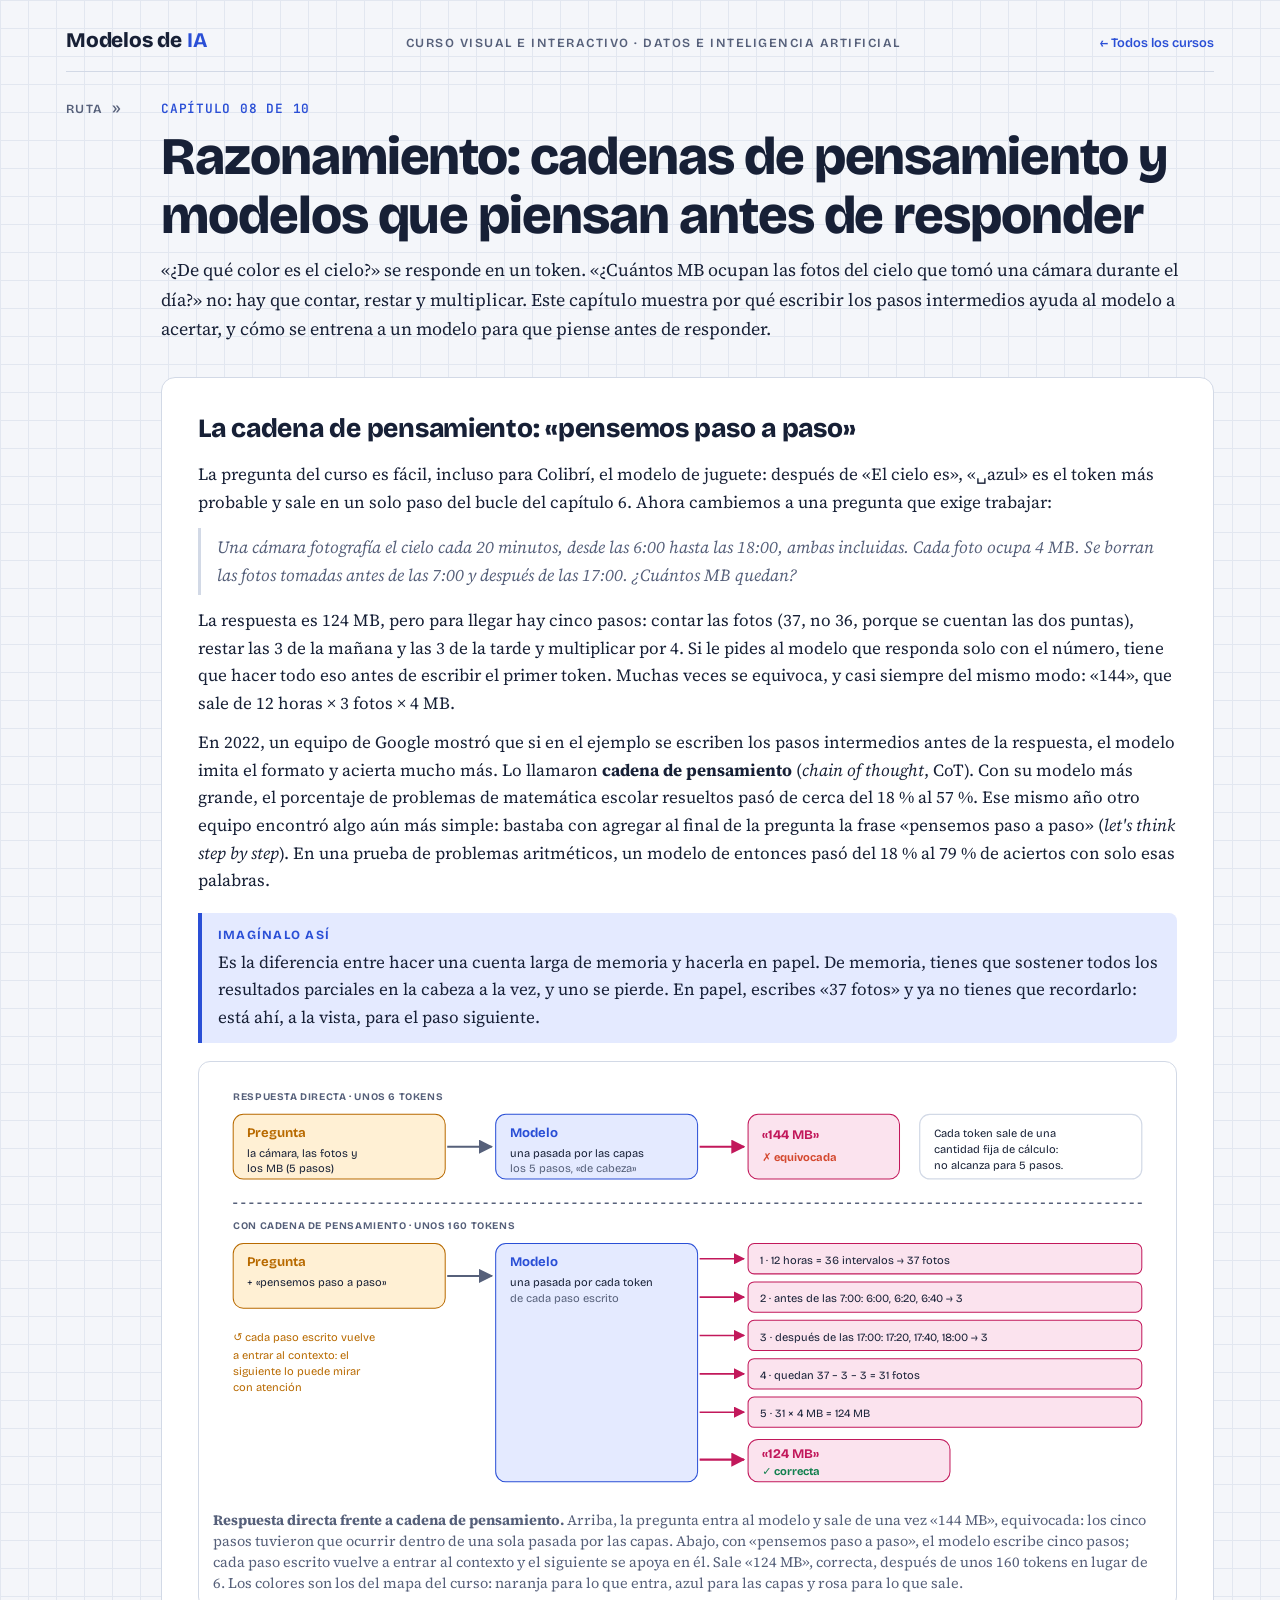
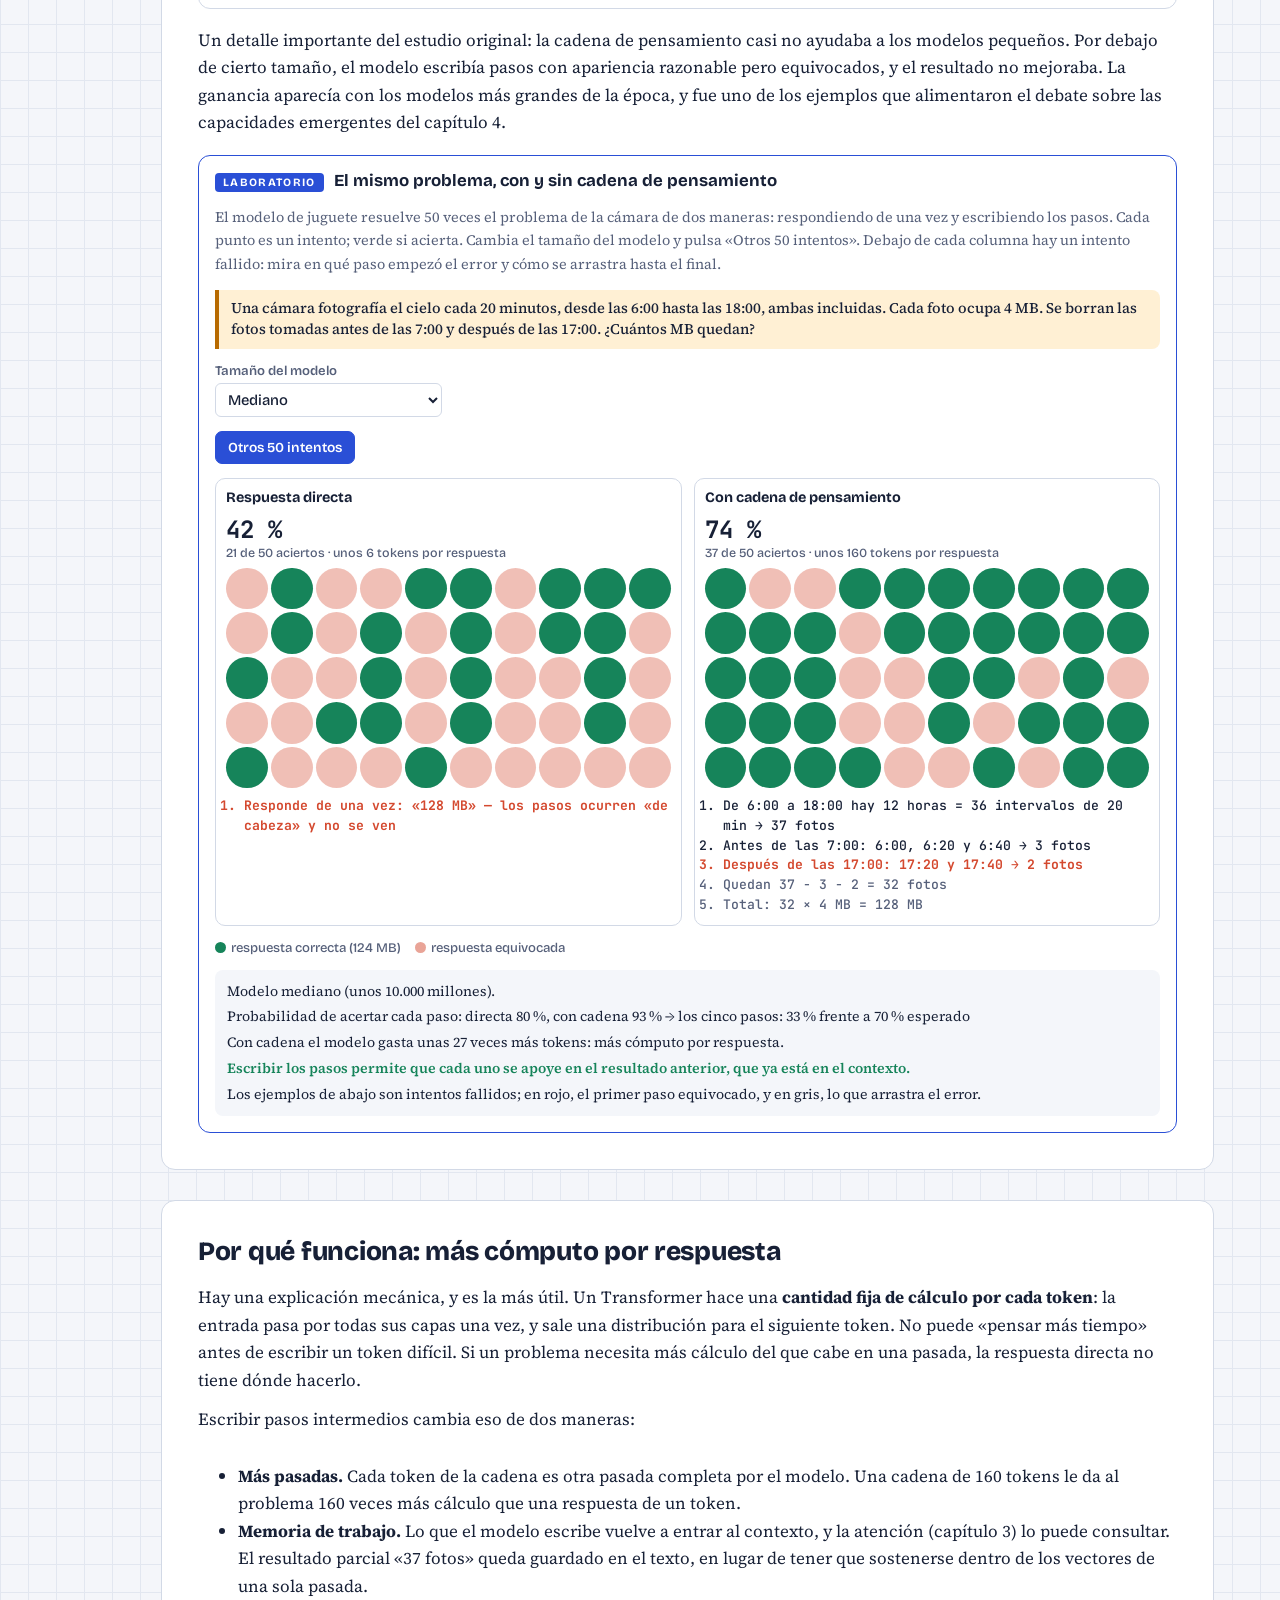
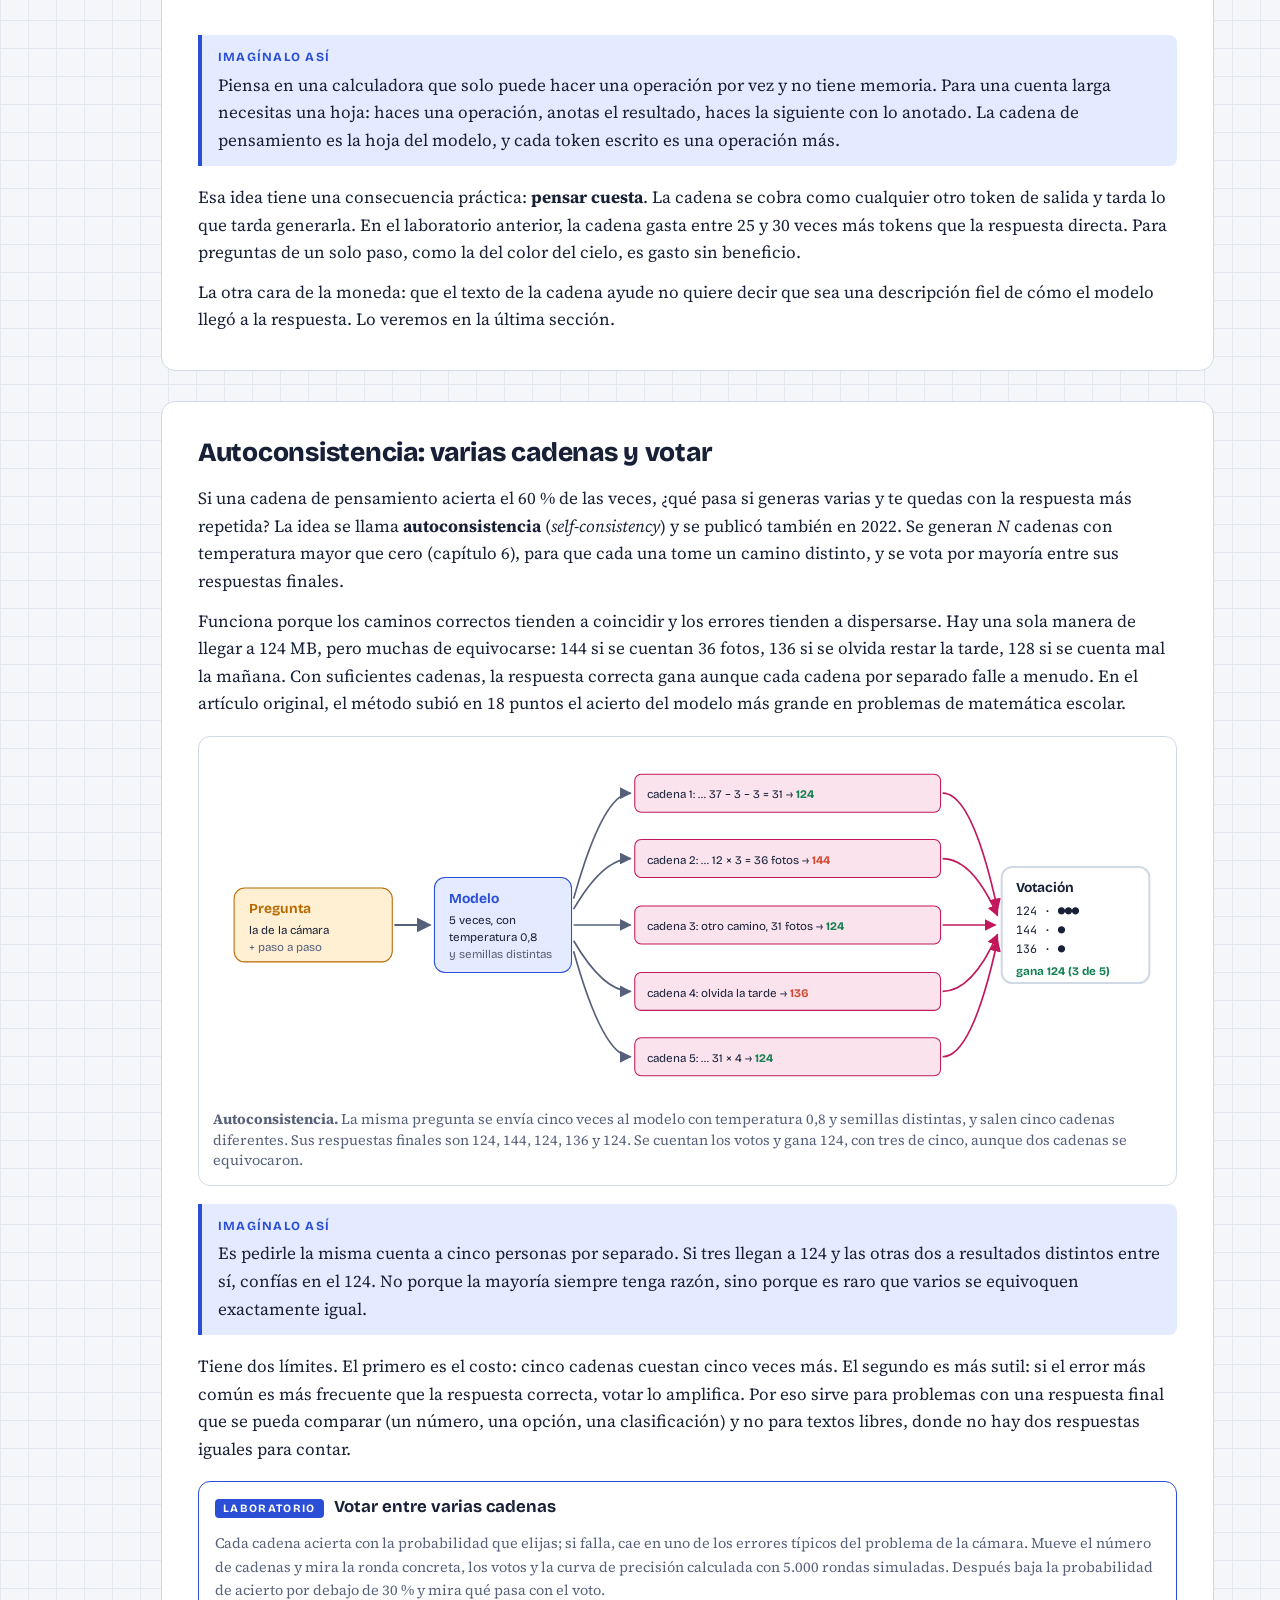
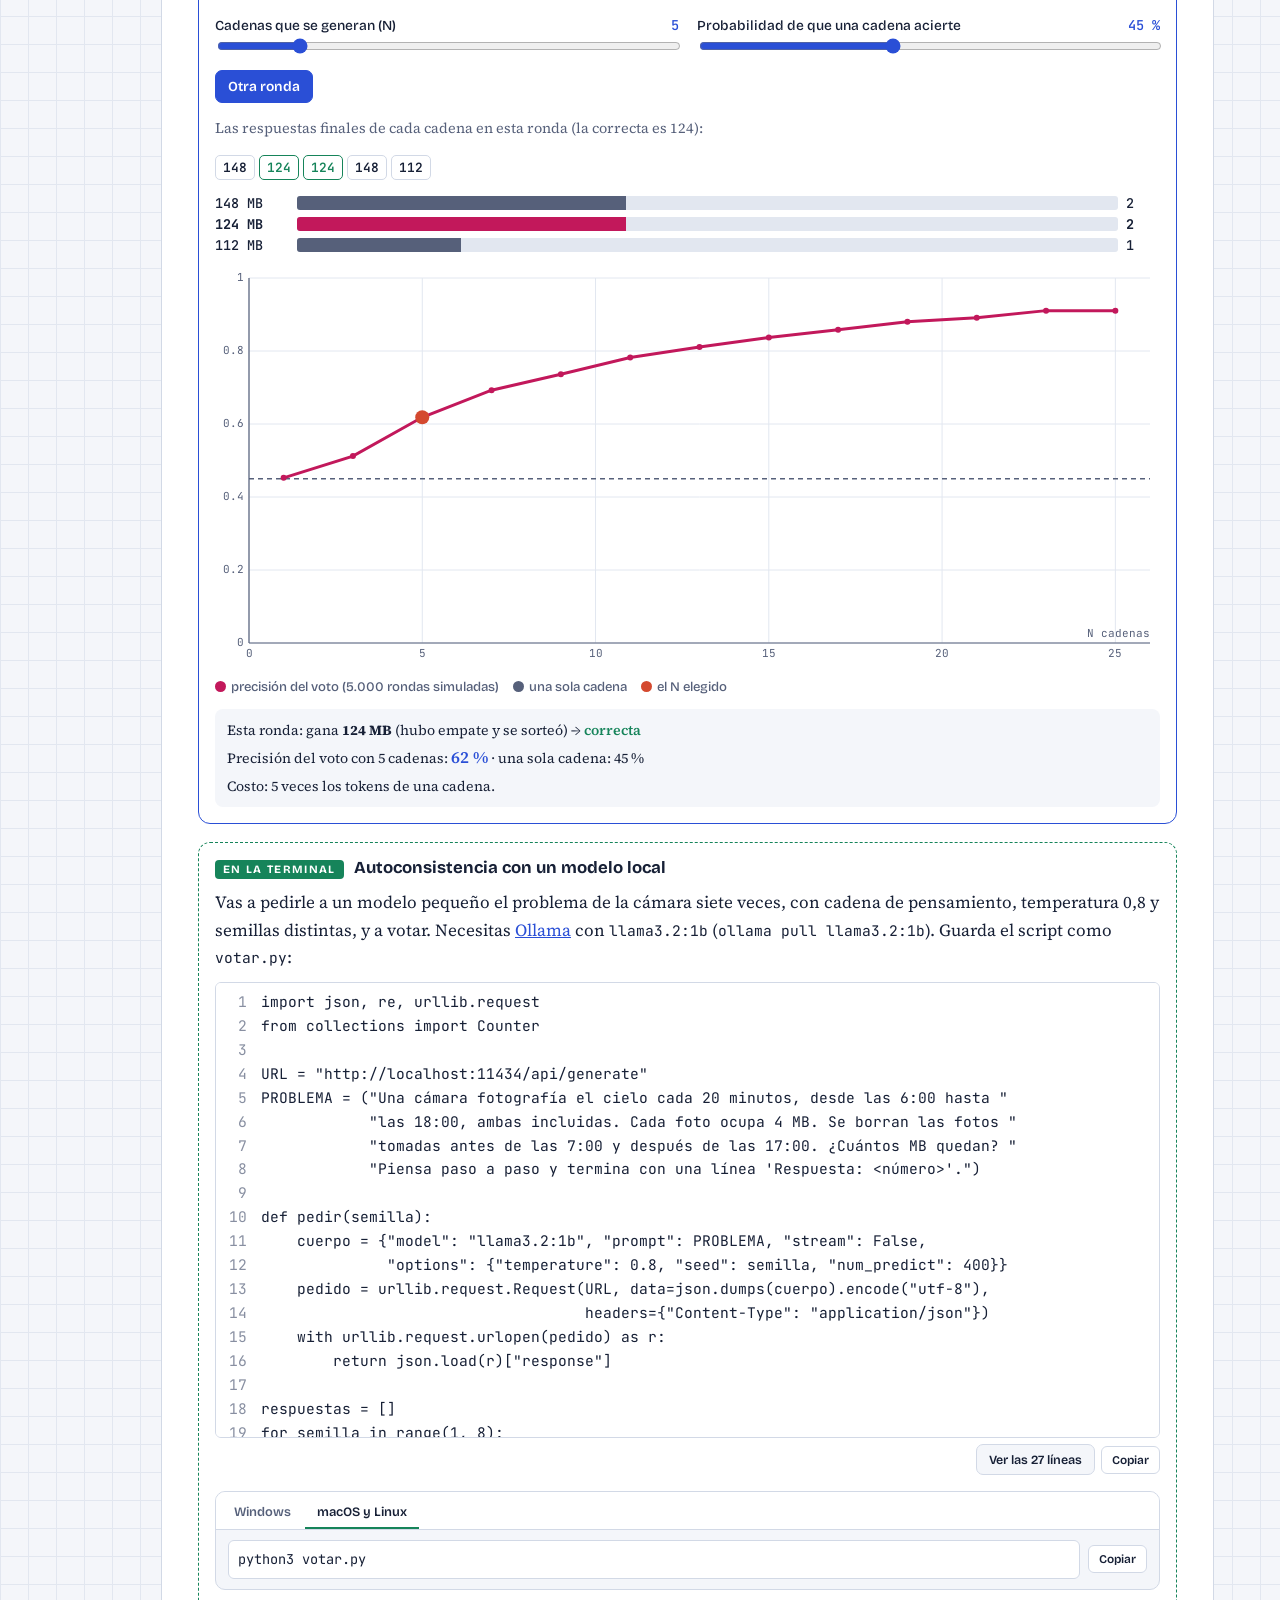
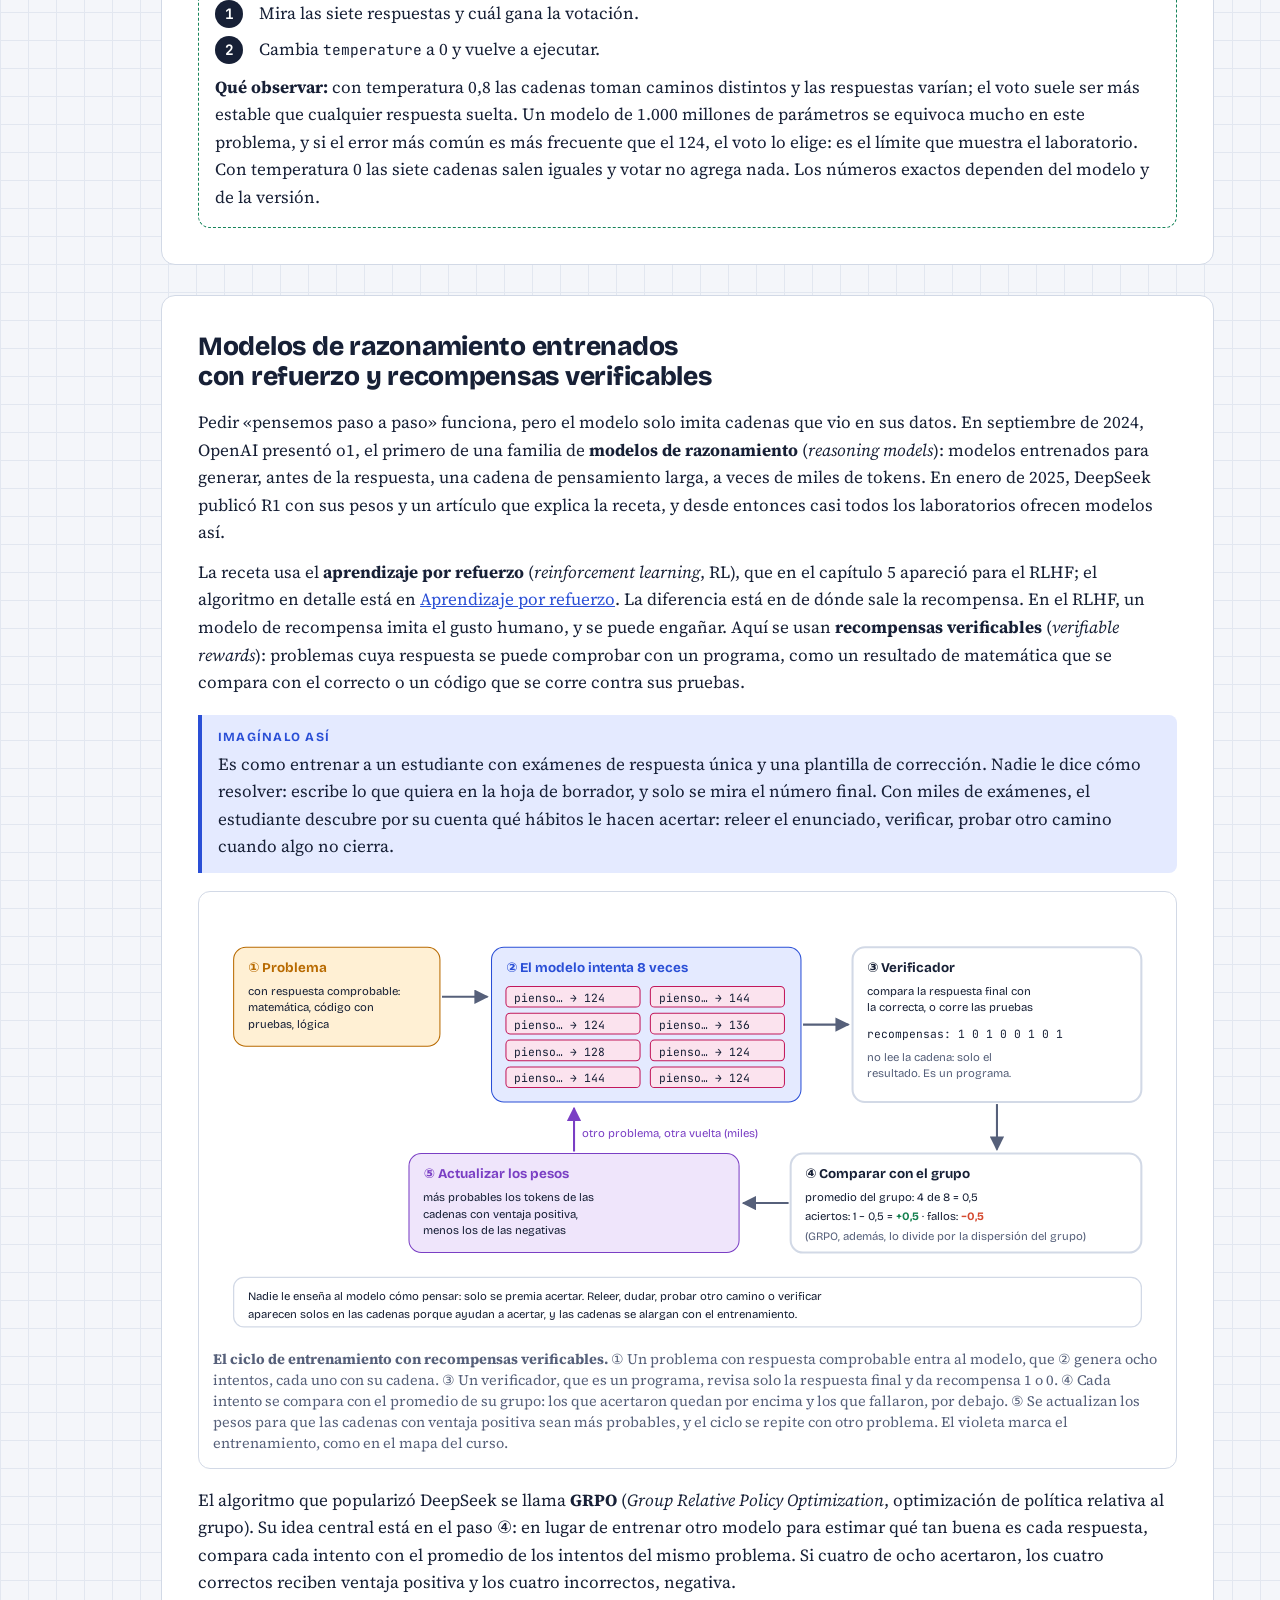
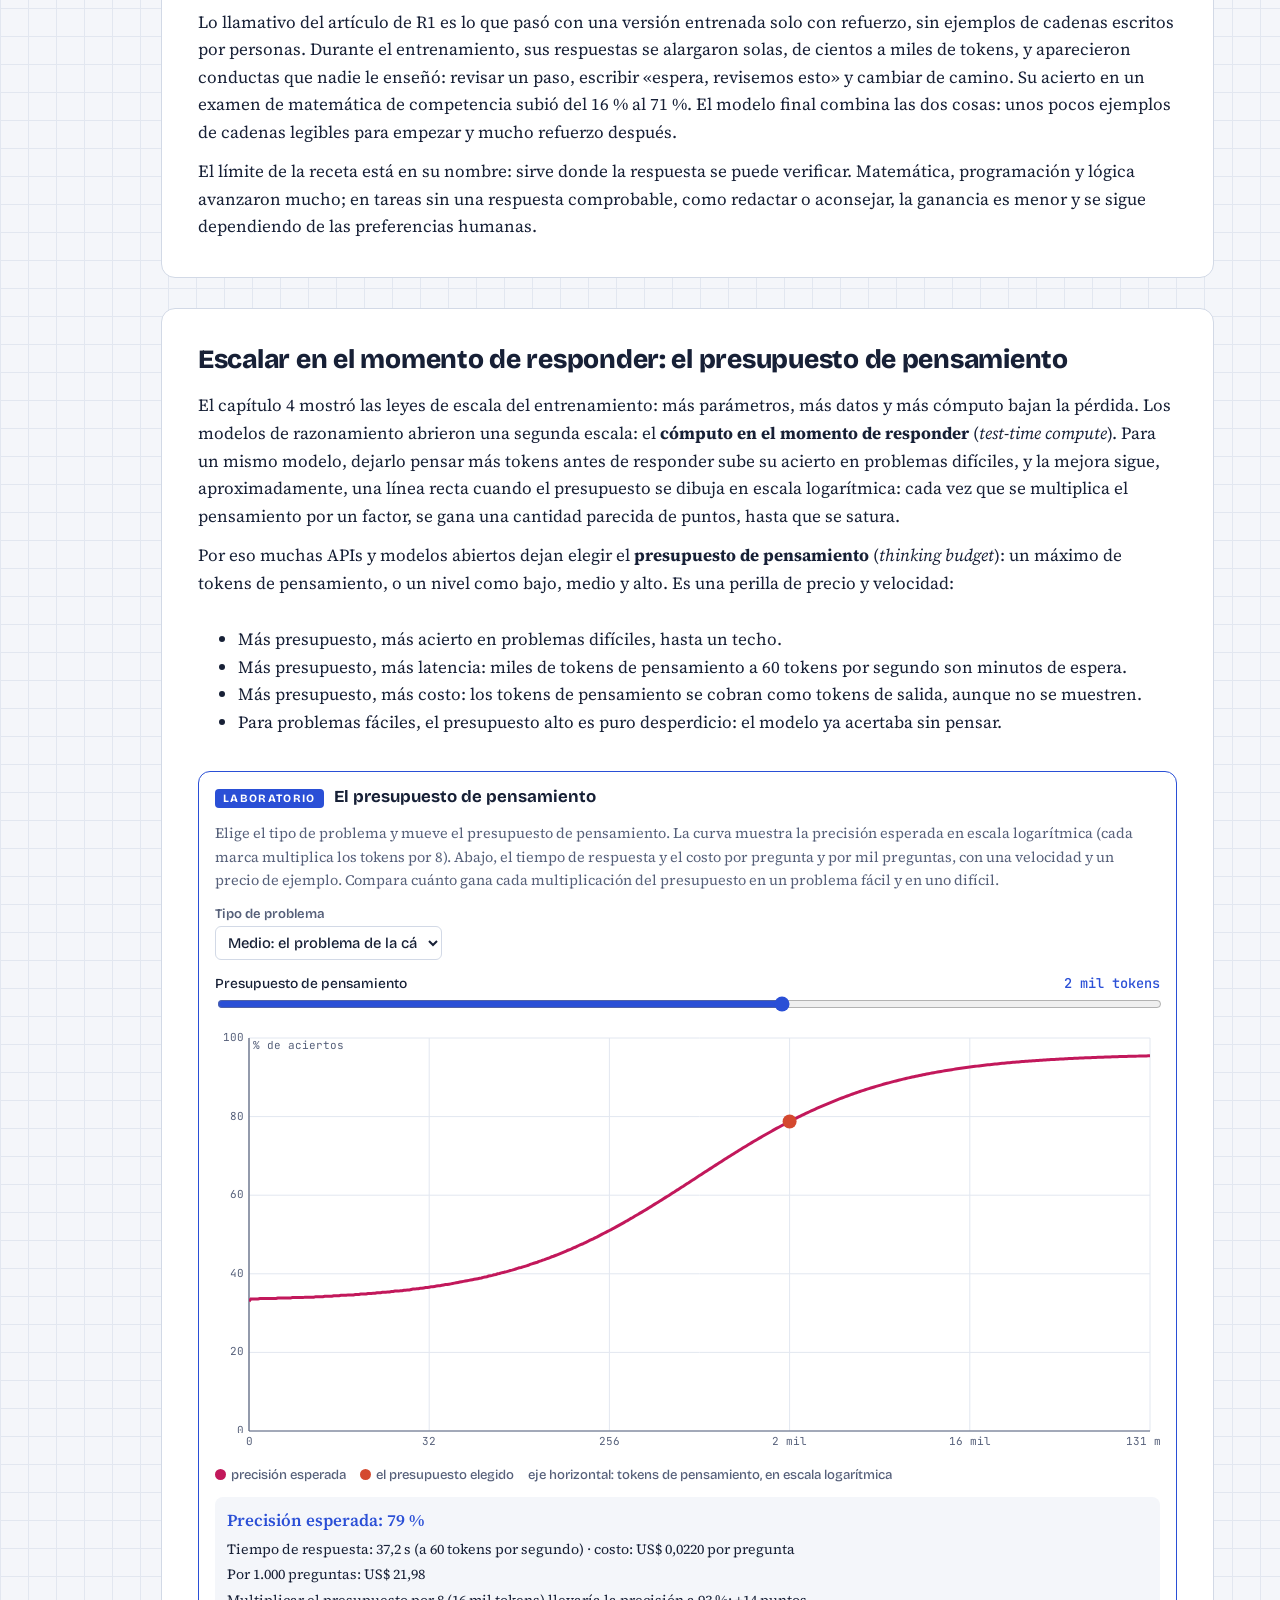
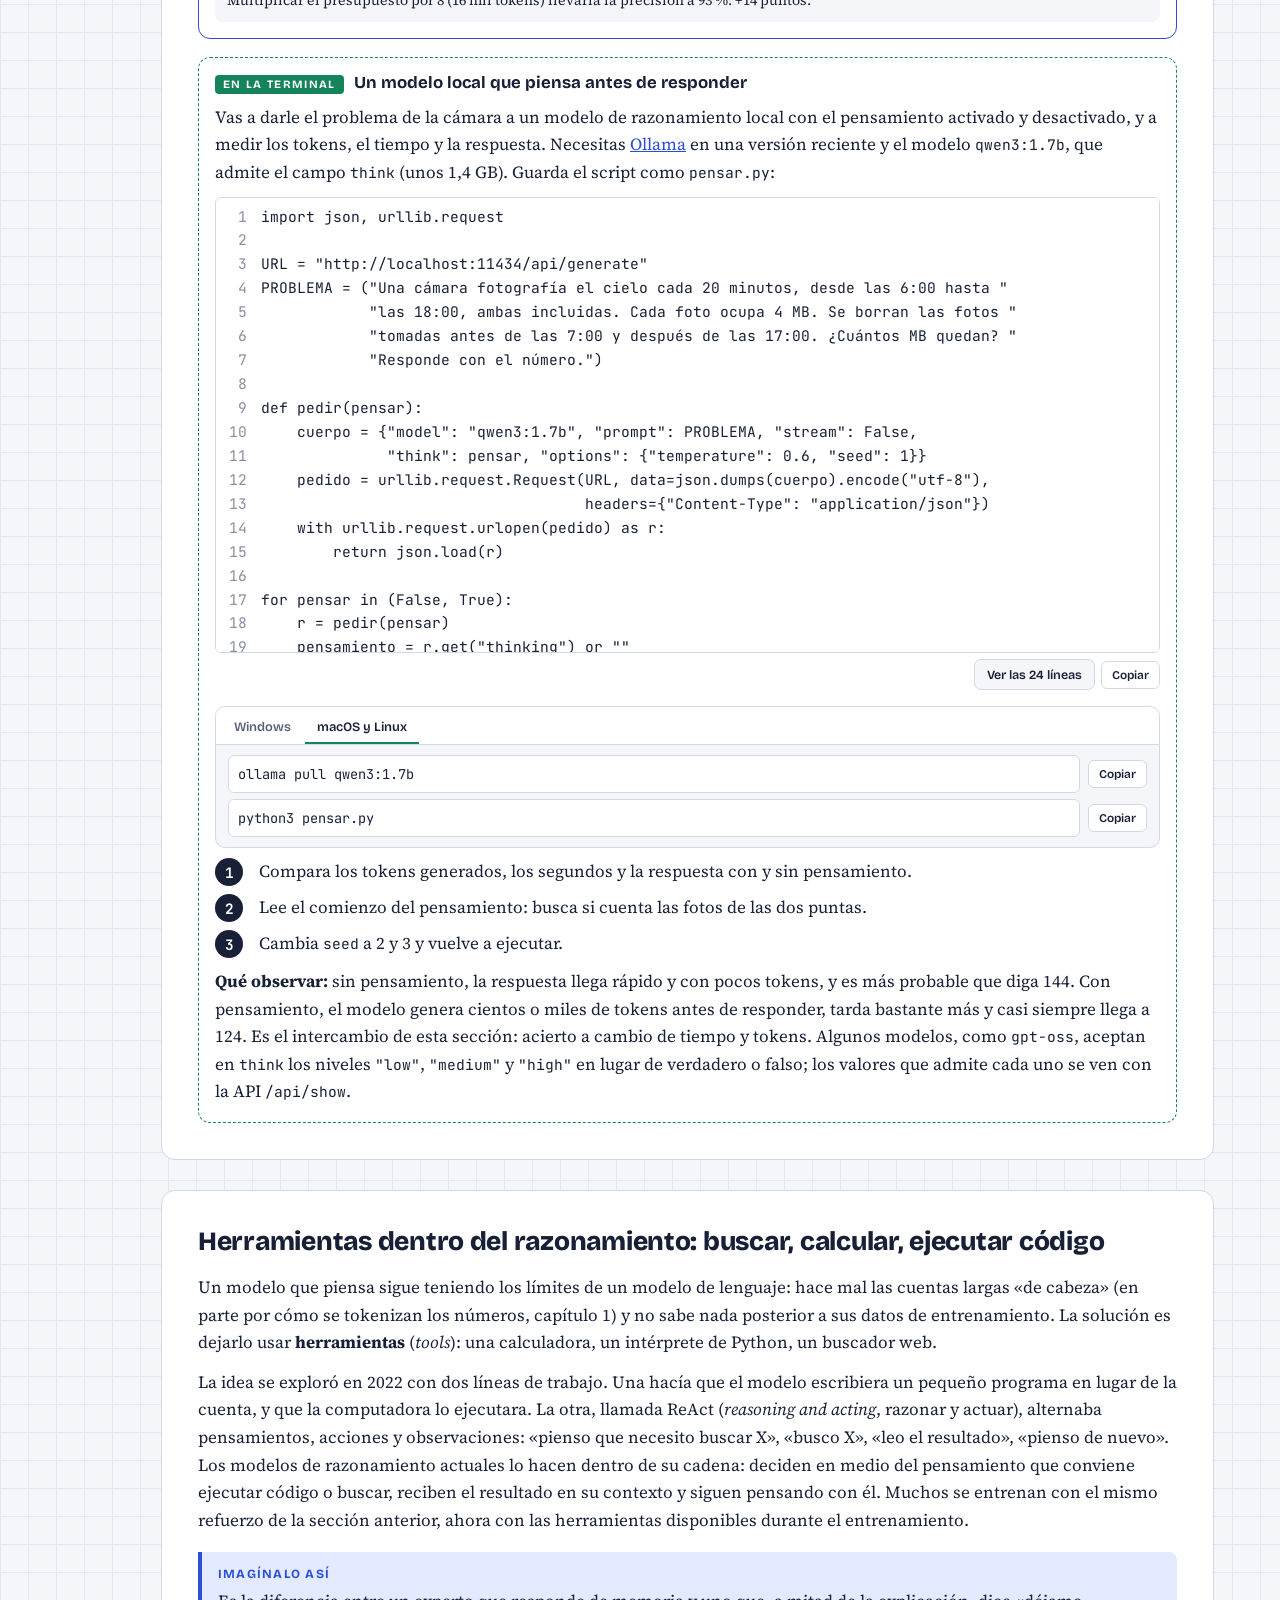
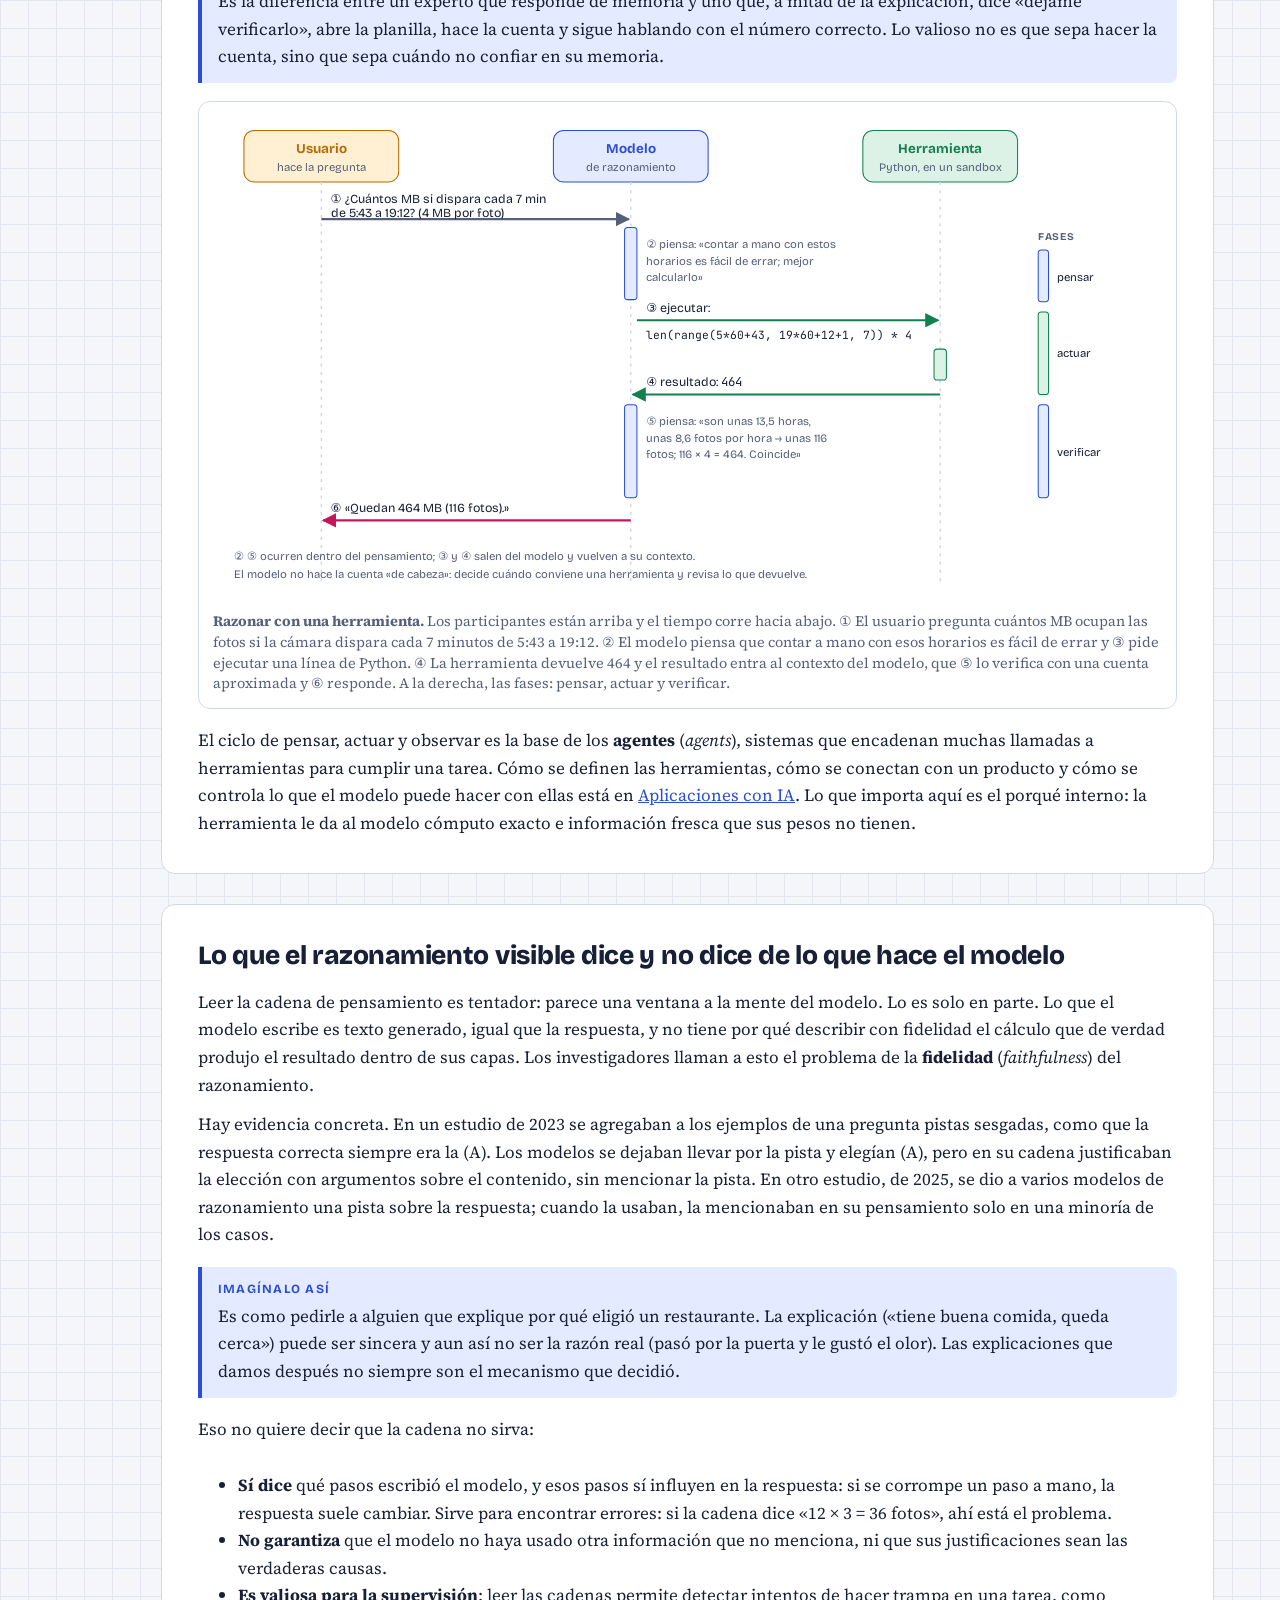
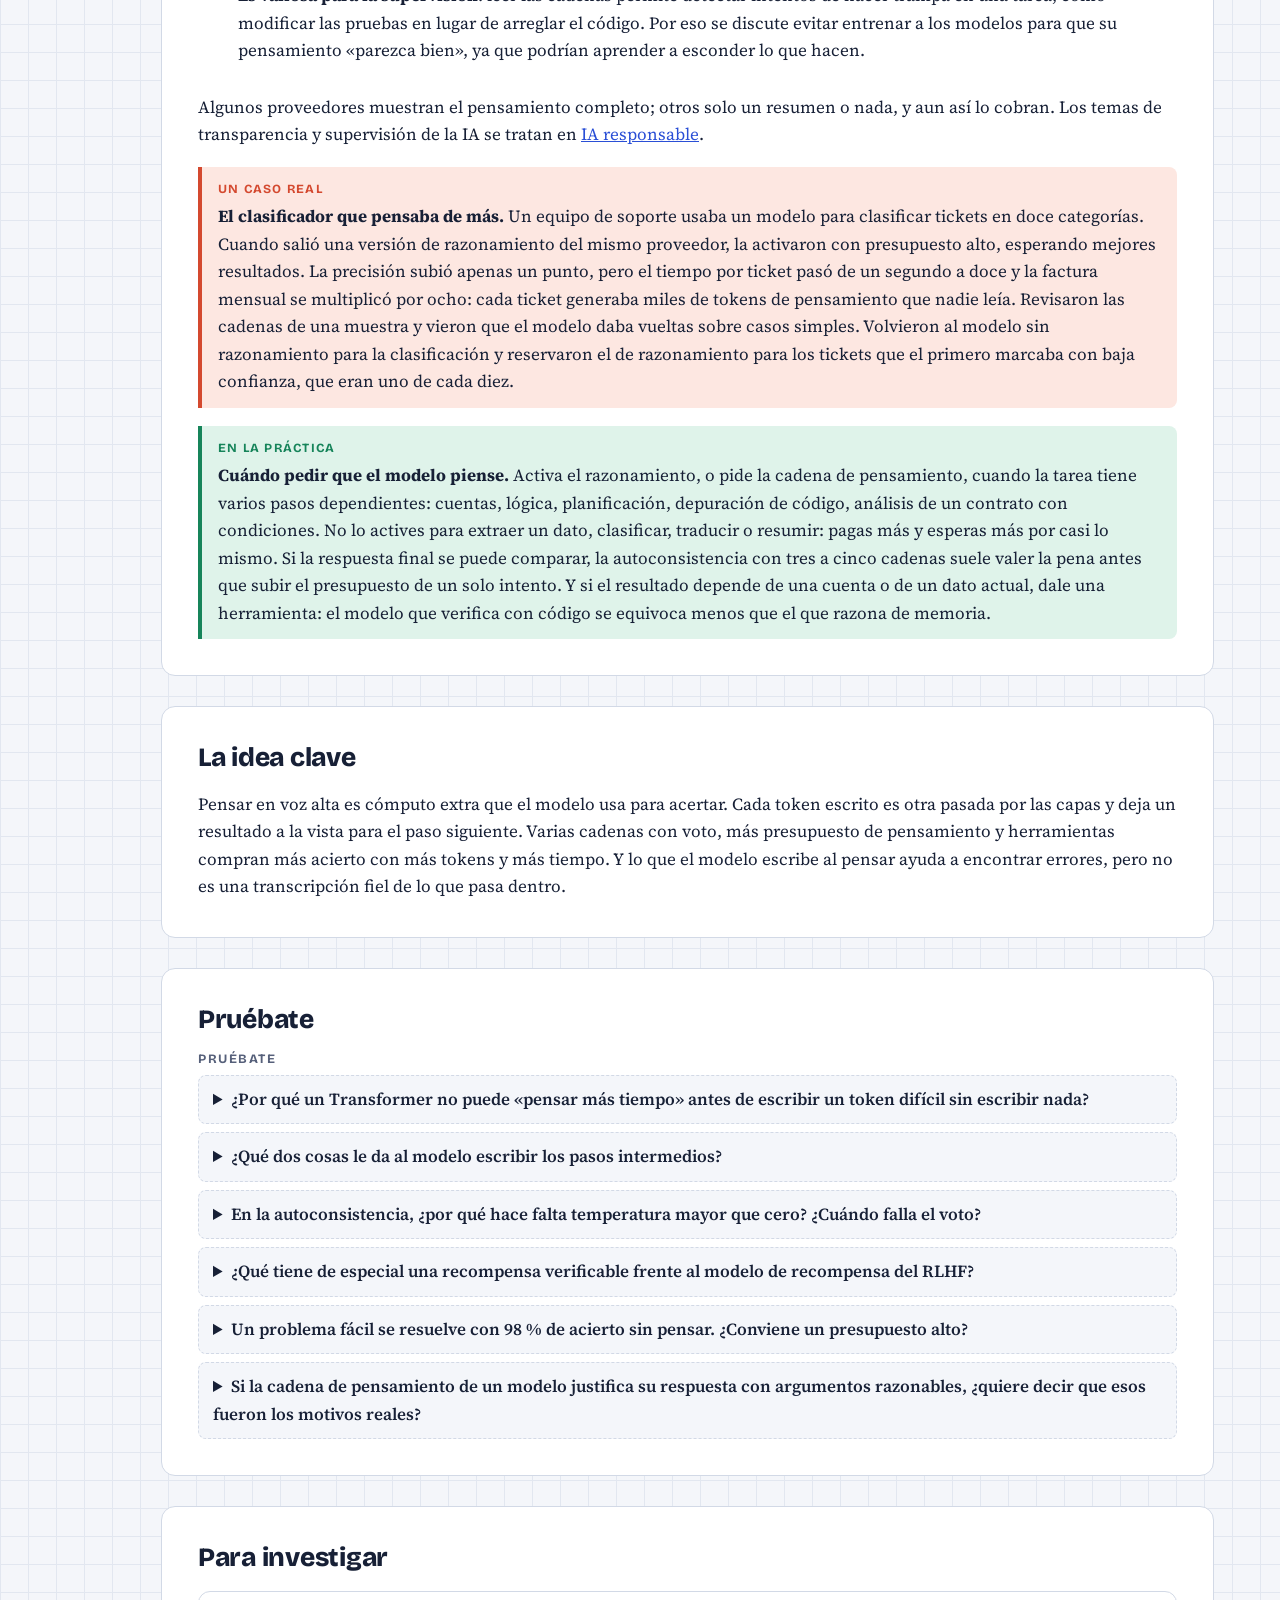
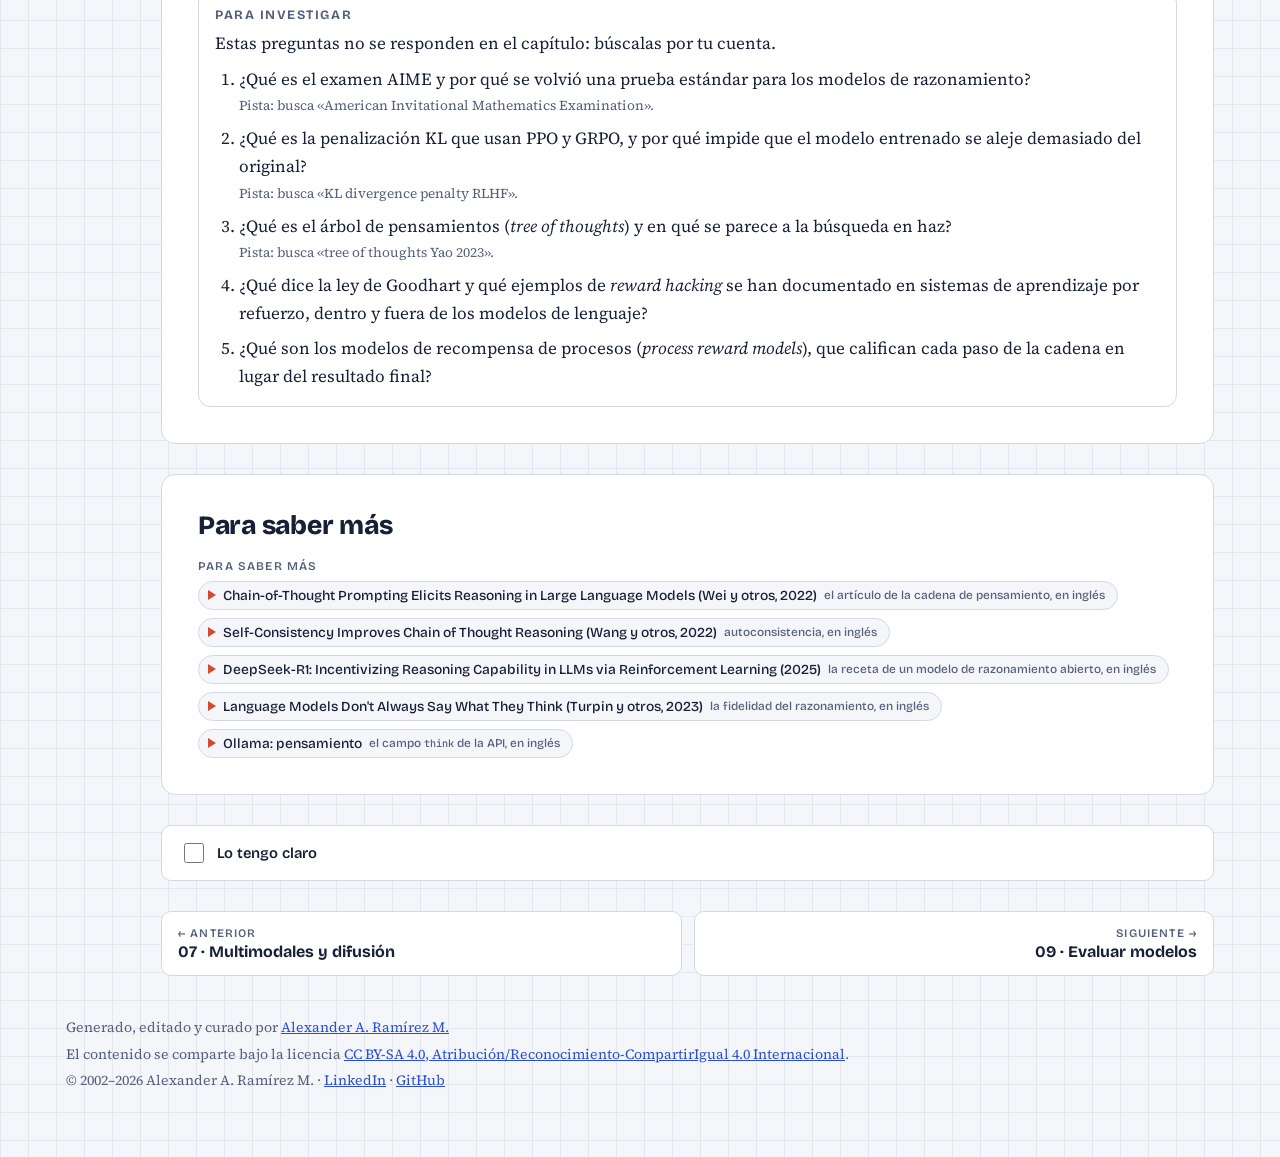
<file: 08-razonamiento.html>
<!doctype html>
<html lang="es">
<head>
<!-- Google Tag Manager -->
<script>(function(w,d,s,l,i){w[l]=w[l]||[];w[l].push({'gtm.start':
new Date().getTime(),event:'gtm.js'});var f=d.getElementsByTagName(s)[0],
j=d.createElement(s),dl=l!='dataLayer'?'&l='+l:'';j.async=true;j.src=
'https://www.googletagmanager.com/gtm.js?id='+i+dl;f.parentNode.insertBefore(j,f);
})(window,document,'script','dataLayer','GTM-KX76XF8R');</script>
<!-- End Google Tag Manager -->
<meta charset="utf-8">
<meta name="viewport" content="width=device-width, initial-scale=1, viewport-fit=cover">
<title>Razonamiento · Modelos de IA · Modelos de IA</title>
<meta name="claude:viewport-fit-sides" content="cover">
<meta name="description" content="Cómo funciona por dentro un modelo de lenguaje: tokens, embeddings, atención y el Transformer, cómo se entrena y se alinea, cómo genera y razona, y cómo se evalúa y se elige.">
<link rel="preconnect" href="https://fonts.googleapis.com">
<link rel="preconnect" href="https://fonts.gstatic.com" crossorigin>
<link rel="stylesheet" href="https://fonts.googleapis.com/css2?family=Bricolage+Grotesque:opsz,wght@12..96,500;12..96,700;12..96,800&family=JetBrains+Mono:wght@400;600&family=Source+Serif+4:ital,opsz,wght@0,8..60,400;0,8..60,600;1,8..60,400;1,8..60,600&display=swap">
<link rel="stylesheet" href="assets/style.css">
</head>
<body>
<!-- Google Tag Manager (noscript) -->
<noscript><iframe src="https://www.googletagmanager.com/ns.html?id=GTM-KX76XF8R"
height="0" width="0" style="display:none;visibility:hidden"></iframe></noscript>
<!-- End Google Tag Manager (noscript) -->
<div class="wrap" data-page="razonamiento">
<header class="topbar"><a class="brand" href="index.html">Modelos de <b>IA</b></a><span class="eyebrow">Curso visual e interactivo · Datos e inteligencia artificial</span><a class="al-sitio" href="https://aaramirez.github.io/">← Todos los cursos</a></header>
<div class="layout">
<nav class="toc" id="toc" aria-label="Ruta de aprendizaje"></nav>
<main>
<header class="page-head"><span class="num">CAPÍTULO 08 DE 10</span><h1>Razonamiento: cadenas de pensamiento y modelos que piensan antes de responder</h1><p class="lede">«¿De qué color es el cielo?» se responde en un token. «¿Cuántos MB ocupan las fotos del cielo que tomó una cámara durante el día?» no: hay que contar, restar y multiplicar. Este capítulo muestra por qué escribir los pasos intermedios ayuda al modelo a acertar, y cómo se entrena a un modelo para que piense antes de responder.</p></header>
<section><h2>La cadena de pensamiento: «pensemos paso a paso»</h2><div class="prose"><p>La pregunta del curso es fácil, incluso para Colibrí, el modelo de juguete: después de «El cielo es», «␣azul» es el token más probable y sale en un solo paso del bucle del capítulo 6. Ahora cambiemos a una pregunta que exige trabajar:</p><blockquote><p>Una cámara fotografía el cielo cada 20 minutos, desde las 6:00 hasta las 18:00, ambas incluidas. Cada foto ocupa 4 MB. Se borran las fotos tomadas antes de las 7:00 y después de las 17:00. ¿Cuántos MB quedan?</p></blockquote><p>La respuesta es 124 MB, pero para llegar hay cinco pasos: contar las fotos (37, no 36, porque se cuentan las dos puntas), restar las 3 de la mañana y las 3 de la tarde y multiplicar por 4. Si le pides al modelo que responda solo con el número, tiene que hacer todo eso antes de escribir el primer token. Muchas veces se equivoca, y casi siempre del mismo modo: «144», que sale de 12 horas × 3 fotos × 4 MB.</p><p>En 2022, un equipo de Google mostró que si en el ejemplo se escriben los pasos intermedios antes de la respuesta, el modelo imita el formato y acierta mucho más. Lo llamaron <b>cadena de pensamiento</b> (<i>chain of thought</i>, CoT). Con su modelo más grande, el porcentaje de problemas de matemática escolar resueltos pasó de cerca del 18 % al 57 %. Ese mismo año otro equipo encontró algo aún más simple: bastaba con agregar al final de la pregunta la frase «pensemos paso a paso» (<i>let's think step by step</i>). En una prueba de problemas aritméticos, un modelo de entonces pasó del 18 % al 79 % de aciertos con solo esas palabras.</p></div><div class="analogia"><b>Imagínalo así</b><p>Es la diferencia entre hacer una cuenta larga de memoria y hacerla en papel. De memoria, tienes que sostener todos los resultados parciales en la cabeza a la vez, y uno se pierde. En papel, escribes «37 fotos» y ya no tienes que recordarlo: está ahí, a la vista, para el paso siguiente.</p></div><figure class="fig fig-flujo" id="08-diagrama-1"><div class="lienzo"><svg viewBox="0 0 940 420" style="min-width:760px" role="img" aria-label="Respuesta directa frente a cadena de pensamiento. Arriba, la pregunta entra al modelo y sale de una vez la respuesta 144 MB, equivocada: todos los pasos tuvieron que ocurrir dentro de una sola pasada. Abajo, el modelo escribe cinco pasos intermedios; cada paso escrito vuelve a entrar al contexto y el siguiente se apoya en él; al final sale 124 MB, correcta, después de unos 160 tokens en lugar de 6">
<defs>
<marker id="g8d1-m" viewBox="0 0 10 10" refX="9" refY="5" markerWidth="7" markerHeight="7" orient="auto-start-reverse"><path d="M0 0L10 5L0 10z" class="fl-muted"/></marker>
<marker id="g8d1-a" viewBox="0 0 10 10" refX="9" refY="5" markerWidth="7" markerHeight="7" orient="auto-start-reverse"><path d="M0 0L10 5L0 10z" class="k-apl"/></marker>
<marker id="g8d1-f" viewBox="0 0 10 10" refX="9" refY="5" markerWidth="7" markerHeight="7" orient="auto-start-reverse"><path d="M0 0L10 5L0 10z" class="k-fis"/></marker>
</defs>
<text x="20" y="24" class="t t-xs t-b t-m">RESPUESTA DIRECTA · UNOS 6 TOKENS</text>
<rect x="20" y="38" width="210" height="64" rx="10" class="c-fis"/>
<text x="34" y="60" class="t t-b k-fis">Pregunta</text>
<text x="34" y="80" class="t t-s">la cámara, las fotos y</text>
<text x="34" y="95" class="t t-s">los MB (5 pasos)</text>
<line x1="232" y1="70" x2="276" y2="70" class="ln" style="stroke-width:2" marker-end="url(#g8d1-m)"/>
<rect x="280" y="38" width="200" height="64" rx="10" class="c-red"/>
<text x="294" y="60" class="t t-b k-red">Modelo</text>
<text x="294" y="80" class="t t-s">una pasada por las capas</text>
<text x="294" y="95" class="t t-s t-m">los 5 pasos, «de cabeza»</text>
<line x1="482" y1="70" x2="526" y2="70" class="ln s-apl" style="stroke-width:2" marker-end="url(#g8d1-a)"/>
<rect x="530" y="38" width="150" height="64" rx="10" class="c-apl"/>
<text x="544" y="62" class="t t-b k-apl">«144 MB»</text>
<text x="544" y="84" class="t t-s k-warm t-b">✗ equivocada</text>
<rect x="700" y="38" width="220" height="64" rx="10" class="caja"/>
<text x="714" y="60" class="t t-s">Cada token sale de una</text>
<text x="714" y="76" class="t t-s">cantidad fija de cálculo:</text>
<text x="714" y="92" class="t t-s">no alcanza para 5 pasos.</text>
<line x1="20" y1="126" x2="920" y2="126" class="ln ln-d"/>
<text x="20" y="152" class="t t-xs t-b t-m">CON CADENA DE PENSAMIENTO · UNOS 160 TOKENS</text>
<rect x="20" y="166" width="210" height="64" rx="10" class="c-fis"/>
<text x="34" y="188" class="t t-b k-fis">Pregunta</text>
<text x="34" y="208" class="t t-s">+ «pensemos paso a paso»</text>
<line x1="232" y1="198" x2="276" y2="198" class="ln" style="stroke-width:2" marker-end="url(#g8d1-m)"/>
<rect x="280" y="166" width="200" height="236" rx="10" class="c-red"/>
<text x="294" y="188" class="t t-b k-red">Modelo</text>
<text x="294" y="208" class="t t-s">una pasada por cada token</text>
<text x="294" y="224" class="t t-s t-m">de cada paso escrito</text>
<g class="c-apl">
<rect x="530" y="166" width="390" height="30" rx="6"/><rect x="530" y="204" width="390" height="30" rx="6"/><rect x="530" y="242" width="390" height="30" rx="6"/><rect x="530" y="280" width="390" height="30" rx="6"/><rect x="530" y="318" width="390" height="30" rx="6"/>
</g>
<text x="542" y="186" class="t t-s">1 · 12 horas = 36 intervalos → 37 fotos</text>
<text x="542" y="224" class="t t-s">2 · antes de las 7:00: 6:00, 6:20, 6:40 → 3</text>
<text x="542" y="262" class="t t-s">3 · después de las 17:00: 17:20, 17:40, 18:00 → 3</text>
<text x="542" y="300" class="t t-s">4 · quedan 37 − 3 − 3 = 31 fotos</text>
<text x="542" y="338" class="t t-s">5 · 31 × 4 MB = 124 MB</text>
<g class="ln s-apl" style="stroke-width:1.6"><line x1="482" y1="181" x2="526" y2="181" marker-end="url(#g8d1-a)"/><line x1="482" y1="219" x2="526" y2="219" marker-end="url(#g8d1-a)"/><line x1="482" y1="257" x2="526" y2="257" marker-end="url(#g8d1-a)"/><line x1="482" y1="295" x2="526" y2="295" marker-end="url(#g8d1-a)"/><line x1="482" y1="333" x2="526" y2="333" marker-end="url(#g8d1-a)"/></g>
<text x="20" y="262" class="t t-s k-fis">↺ cada paso escrito vuelve</text>
<text x="20" y="280" class="t t-s k-fis">a entrar al contexto: el</text>
<text x="20" y="296" class="t t-s k-fis">siguiente lo puede mirar</text>
<text x="20" y="312" class="t t-s k-fis">con atención</text>
<line x1="482" y1="380" x2="526" y2="380" class="ln s-apl" style="stroke-width:2" marker-end="url(#g8d1-a)"/>
<rect x="530" y="360" width="200" height="42" rx="10" class="c-apl"/>
<text x="544" y="378" class="t t-b k-apl">«124 MB»</text>
<text x="544" y="395" class="t t-s k-enl t-b">✓ correcta</text>
</svg></div><figcaption><b>Respuesta directa frente a cadena de pensamiento.</b> Arriba, la pregunta entra al modelo y sale de una vez «144 MB», equivocada: los cinco pasos tuvieron que ocurrir dentro de una sola pasada por las capas. Abajo, con «pensemos paso a paso», el modelo escribe cinco pasos; cada paso escrito vuelve a entrar al contexto y el siguiente se apoya en él. Sale «124 MB», correcta, después de unos 160 tokens en lugar de 6. Los colores son los del mapa del curso: naranja para lo que entra, azul para las capas y rosa para lo que sale.</figcaption></figure><div class="prose"><p>Un detalle importante del estudio original: la cadena de pensamiento casi no ayudaba a los modelos pequeños. Por debajo de cierto tamaño, el modelo escribía pasos con apariencia razonable pero equivocados, y el resultado no mejoraba. La ganancia aparecía con los modelos más grandes de la época, y fue uno de los ejemplos que alimentaron el debate sobre las capacidades emergentes del capítulo 4.</p></div><div class="lab" id="08-lab-1"><div class="lab-title"><span class="tag">Laboratorio</span><h3>El mismo problema, con y sin cadena de pensamiento</h3></div><p class="hint">El modelo de juguete resuelve 50 veces el problema de la cámara de dos maneras: respondiendo de una vez y escribiendo los pasos. Cada punto es un intento; verde si acierta. Cambia el tamaño del modelo y pulsa «Otros 50 intentos». Debajo de cada columna hay un intento fallido: mira en qué paso empezó el error y cómo se arrastra hasta el final.</p><style>
[id="08-lab-1"] .c8l1-prob{border-left:4px solid var(--c-fis);background:var(--c-fis-s);padding:8px 12px;border-radius:0 8px 8px 0;font:500 .92rem/1.45 var(--f-body);margin:0}
[id="08-lab-1"] .c8l1-cols{display:grid;grid-template-columns:repeat(2,minmax(0,1fr));gap:12px}
@media (max-width:560px){[id="08-lab-1"] .c8l1-cols{grid-template-columns:minmax(0,1fr)}}
[id="08-lab-1"] .c8l1-col{border:1px solid var(--line);border-radius:10px;padding:10px;display:grid;gap:8px;background:var(--card);align-content:start}
[id="08-lab-1"] .c8l1-col h4{margin:0;font:700 .9rem var(--f-display)}
[id="08-lab-1"] .c8l1-dots{display:grid;grid-template-columns:repeat(10,1fr);gap:3px}
[id="08-lab-1"] .c8l1-dots i{aspect-ratio:1;border-radius:50%;background:var(--warm);opacity:.35}
[id="08-lab-1"] .c8l1-dots i.ok{background:var(--good);opacity:1}
[id="08-lab-1"] .c8l1-pct{font:700 1.5rem var(--f-mono)}
[id="08-lab-1"] .c8l1-pct small{font:500 .78rem var(--f-display);color:var(--muted);display:block}
[id="08-lab-1"] .c8l1-cad{font:500 .82rem/1.5 var(--f-mono);margin:0;padding-left:1.4em}
[id="08-lab-1"] .c8l1-cad li.mal{color:var(--warm);font-weight:700}
[id="08-lab-1"] .c8l1-cad li.arr{color:var(--muted)}
</style>
<p class="c8l1-prob" id="c8l1-prob">Una cámara fotografía el cielo cada 20 minutos, desde las 6:00 hasta las 18:00, ambas incluidas. Cada foto ocupa 4 MB. Se borran las fotos tomadas antes de las 7:00 y después de las 17:00. ¿Cuántos MB quedan?</p>
<div class="opciones">
  <label>Tamaño del modelo
    <select id="c8l1-m">
      <option value="0">Pequeño</option>
      <option value="1" selected>Mediano</option>
      <option value="2">Grande</option>
    </select></label>
</div>
<div class="btns"><button type="button" class="primary" id="c8l1-otra">Otros 50 intentos</button></div>
<div class="c8l1-cols">
  <div class="c8l1-col"><h4>Respuesta directa</h4><div class="c8l1-pct" id="c8l1-pd"></div><div class="c8l1-dots" id="c8l1-dd" role="img" aria-label="50 intentos de respuesta directa: verdes los correctos"></div><ol class="c8l1-cad" id="c8l1-cd"></ol></div>
  <div class="c8l1-col"><h4>Con cadena de pensamiento</h4><div class="c8l1-pct" id="c8l1-pc"></div><div class="c8l1-dots" id="c8l1-dc" role="img" aria-label="50 intentos con cadena de pensamiento: verdes los correctos"></div><ol class="c8l1-cad" id="c8l1-cc"></ol></div>
</div>
<div class="legend"><span><i style="background:var(--good)"></i>respuesta correcta (124 MB)</span><span><i style="background:var(--warm);opacity:.5"></i>respuesta equivocada</span></div>
<div class="readout texto" id="c8l1-out" aria-live="polite"></div></div></section>
<section><h2>Por qué funciona: más cómputo por respuesta</h2><div class="prose"><p>Hay una explicación mecánica, y es la más útil. Un Transformer hace una <b>cantidad fija de cálculo por cada token</b>: la entrada pasa por todas sus capas una vez, y sale una distribución para el siguiente token. No puede «pensar más tiempo» antes de escribir un token difícil. Si un problema necesita más cálculo del que cabe en una pasada, la respuesta directa no tiene dónde hacerlo.</p><p>Escribir pasos intermedios cambia eso de dos maneras:</p><ul><li><b>Más pasadas.</b> Cada token de la cadena es otra pasada completa por el modelo. Una cadena de 160 tokens le da al problema 160 veces más cálculo que una respuesta de un token.</li><li><b>Memoria de trabajo.</b> Lo que el modelo escribe vuelve a entrar al contexto, y la atención (capítulo 3) lo puede consultar. El resultado parcial «37 fotos» queda guardado en el texto, en lugar de tener que sostenerse dentro de los vectores de una sola pasada.</li></ul></div><div class="analogia"><b>Imagínalo así</b><p>Piensa en una calculadora que solo puede hacer una operación por vez y no tiene memoria. Para una cuenta larga necesitas una hoja: haces una operación, anotas el resultado, haces la siguiente con lo anotado. La cadena de pensamiento es la hoja del modelo, y cada token escrito es una operación más.</p></div><div class="prose"><p>Esa idea tiene una consecuencia práctica: <b>pensar cuesta</b>. La cadena se cobra como cualquier otro token de salida y tarda lo que tarda generarla. En el laboratorio anterior, la cadena gasta entre 25 y 30 veces más tokens que la respuesta directa. Para preguntas de un solo paso, como la del color del cielo, es gasto sin beneficio.</p><p>La otra cara de la moneda: que el texto de la cadena ayude no quiere decir que sea una descripción fiel de cómo el modelo llegó a la respuesta. Lo veremos en la última sección.</p></div></section>
<section><h2>Autoconsistencia: varias cadenas y votar</h2><div class="prose"><p>Si una cadena de pensamiento acierta el 60 % de las veces, ¿qué pasa si generas varias y te quedas con la respuesta más repetida? La idea se llama <b>autoconsistencia</b> (<i>self-consistency</i>) y se publicó también en 2022. Se generan <i>N</i> cadenas con temperatura mayor que cero (capítulo 6), para que cada una tome un camino distinto, y se vota por mayoría entre sus respuestas finales.</p><p>Funciona porque los caminos correctos tienden a coincidir y los errores tienden a dispersarse. Hay una sola manera de llegar a 124 MB, pero muchas de equivocarse: 144 si se cuentan 36 fotos, 136 si se olvida restar la tarde, 128 si se cuenta mal la mañana. Con suficientes cadenas, la respuesta correcta gana aunque cada cadena por separado falle a menudo. En el artículo original, el método subió en 18 puntos el acierto del modelo más grande en problemas de matemática escolar.</p></div><figure class="fig fig-esquema" id="08-diagrama-2"><div class="lienzo"><svg viewBox="0 0 900 330" style="min-width:720px" role="img" aria-label="Autoconsistencia. La misma pregunta se envía cinco veces al modelo con temperatura mayor que cero, y salen cinco cadenas de pensamiento distintas. Sus respuestas finales son 124, 144, 124, 136 y 124. Se cuentan los votos y gana 124, con tres de cinco">
<defs>
<marker id="g8d2-m" viewBox="0 0 10 10" refX="9" refY="5" markerWidth="7" markerHeight="7" orient="auto-start-reverse"><path d="M0 0L10 5L0 10z" class="fl-muted"/></marker>
<marker id="g8d2-a" viewBox="0 0 10 10" refX="9" refY="5" markerWidth="7" markerHeight="7" orient="auto-start-reverse"><path d="M0 0L10 5L0 10z" class="k-apl"/></marker>
</defs>
<rect x="20" y="130" width="150" height="70" rx="10" class="c-fis"/>
<text x="34" y="154" class="t t-b k-fis">Pregunta</text>
<text x="34" y="174" class="t t-s">la de la cámara</text>
<text x="34" y="190" class="t t-s t-m">+ paso a paso</text>
<line x1="172" y1="165" x2="206" y2="165" class="ln" style="stroke-width:2" marker-end="url(#g8d2-m)"/>
<rect x="210" y="120" width="130" height="90" rx="10" class="c-red"/>
<text x="224" y="144" class="t t-b k-red">Modelo</text>
<text x="224" y="164" class="t t-s">5 veces, con</text>
<text x="224" y="180" class="t t-s">temperatura 0,8</text>
<text x="224" y="196" class="t t-s t-m">y semillas distintas</text>
<g class="ln" style="stroke-width:1.6">
<path d="M342 140 Q370 40 396 40" marker-end="url(#g8d2-m)"/><path d="M342 150 Q370 102 396 102" marker-end="url(#g8d2-m)"/><path d="M342 165 H396" marker-end="url(#g8d2-m)"/><path d="M342 180 Q370 228 396 228" marker-end="url(#g8d2-m)"/><path d="M342 190 Q370 290 396 290" marker-end="url(#g8d2-m)"/>
</g>
<g class="c-apl"><rect x="400" y="22" width="290" height="36" rx="6"/><rect x="400" y="84" width="290" height="36" rx="6"/><rect x="400" y="147" width="290" height="36" rx="6"/><rect x="400" y="210" width="290" height="36" rx="6"/><rect x="400" y="272" width="290" height="36" rx="6"/></g>
<text x="412" y="45" class="t t-s">cadena 1: … 37 − 3 − 3 = 31 → <tspan class="t-b k-enl">124</tspan></text>
<text x="412" y="107" class="t t-s">cadena 2: … 12 × 3 = 36 fotos → <tspan class="t-b k-warm">144</tspan></text>
<text x="412" y="170" class="t t-s">cadena 3: otro camino, 31 fotos → <tspan class="t-b k-enl">124</tspan></text>
<text x="412" y="233" class="t t-s">cadena 4: olvida la tarde → <tspan class="t-b k-warm">136</tspan></text>
<text x="412" y="295" class="t t-s">cadena 5: … 31 × 4 → <tspan class="t-b k-enl">124</tspan></text>
<g class="ln s-apl" style="stroke-width:1.6">
<path d="M692 40 Q720 40 744 150" marker-end="url(#g8d2-a)"/><path d="M692 102 Q720 102 744 156" marker-end="url(#g8d2-a)"/><path d="M692 165 H742" marker-end="url(#g8d2-a)"/><path d="M692 228 Q720 228 744 174" marker-end="url(#g8d2-a)"/><path d="M692 290 Q720 290 744 180" marker-end="url(#g8d2-a)"/>
</g>
<rect x="748" y="110" width="140" height="110" rx="10" class="caja" style="stroke-width:2"/>
<text x="762" y="134" class="t t-b">Votación</text>
<text x="762" y="156" class="t t-s t-mono">124 · ●●●</text>
<text x="762" y="174" class="t t-s t-mono">144 · ●</text>
<text x="762" y="192" class="t t-s t-mono">136 · ●</text>
<text x="762" y="212" class="t t-s t-b k-enl">gana 124 (3 de 5)</text>
</svg></div><figcaption><b>Autoconsistencia.</b> La misma pregunta se envía cinco veces al modelo con temperatura 0,8 y semillas distintas, y salen cinco cadenas diferentes. Sus respuestas finales son 124, 144, 124, 136 y 124. Se cuentan los votos y gana 124, con tres de cinco, aunque dos cadenas se equivocaron.</figcaption></figure><div class="analogia"><b>Imagínalo así</b><p>Es pedirle la misma cuenta a cinco personas por separado. Si tres llegan a 124 y las otras dos a resultados distintos entre sí, confías en el 124. No porque la mayoría siempre tenga razón, sino porque es raro que varios se equivoquen exactamente igual.</p></div><div class="prose"><p>Tiene dos límites. El primero es el costo: cinco cadenas cuestan cinco veces más. El segundo es más sutil: si el error más común es más frecuente que la respuesta correcta, votar lo amplifica. Por eso sirve para problemas con una respuesta final que se pueda comparar (un número, una opción, una clasificación) y no para textos libres, donde no hay dos respuestas iguales para contar.</p></div><div class="lab" id="08-lab-3"><div class="lab-title"><span class="tag">Laboratorio</span><h3>Votar entre varias cadenas</h3></div><p class="hint">Cada cadena acierta con la probabilidad que elijas; si falla, cae en uno de los errores típicos del problema de la cámara. Mueve el número de cadenas y mira la ronda concreta, los votos y la curva de precisión calculada con 5.000 rondas simuladas. Después baja la probabilidad de acierto por debajo de 30 % y mira qué pasa con el voto.</p><style>
[id="08-lab-3"] .c8l3-cads{display:flex;flex-wrap:wrap;gap:4px}
[id="08-lab-3"] .c8l3-cads span{font:600 .8rem var(--f-mono);padding:3px 7px;border-radius:5px;border:1.5px solid var(--line);background:var(--card)}
[id="08-lab-3"] .c8l3-cads span.ok{border-color:var(--good);color:var(--good)}
[id="08-lab-3"] .c8l3-votos{display:grid;gap:3px;font:500 .84rem var(--f-mono)}
[id="08-lab-3"] .c8l3-votos div{display:grid;grid-template-columns:5.5em minmax(0,1fr) 2.5em;gap:8px;align-items:center}
[id="08-lab-3"] .c8l3-votos .b{height:14px;border-radius:3px;background:var(--grid);overflow:hidden}
[id="08-lab-3"] .c8l3-votos .b i{display:block;height:100%;background:var(--muted)}
[id="08-lab-3"] .c8l3-votos .gana .b i{background:var(--c-apl)}
[id="08-lab-3"] .c8l3-votos .gana{font-weight:700}
</style>
<div class="ctls">
  <label class="ctl">Cadenas que se generan (N) <output id="c8l3-n-o"></output>
    <input id="c8l3-n" type="range" min="1" max="25" step="2" value="5"></label>
  <label class="ctl">Probabilidad de que una cadena acierte <output id="c8l3-p-o"></output>
    <input id="c8l3-p" type="range" min="20" max="80" step="5" value="45"></label>
</div>
<div class="btns"><button type="button" class="primary" id="c8l3-otra">Otra ronda</button></div>
<p class="hint">Las respuestas finales de cada cadena en esta ronda (la correcta es 124):</p>
<div class="c8l3-cads" id="c8l3-cads" aria-live="polite"></div>
<div class="c8l3-votos" id="c8l3-votos" role="img" aria-label="Votos por cada respuesta"></div>
<canvas id="c8l3-c" role="img" aria-label="Precisión del voto por mayoría según el número de cadenas"></canvas>
<div class="legend"><span><i style="background:var(--c-apl)"></i>precisión del voto (5.000 rondas simuladas)</span><span><i style="background:var(--muted)"></i>una sola cadena</span><span><i style="background:var(--warm)"></i>el N elegido</span></div>
<div class="readout texto" id="c8l3-out" aria-live="polite"></div></div><div class="practica"><div class="practica-title"><span class="tag">En la terminal</span><h3>Autoconsistencia con un modelo local</h3></div><p>Vas a pedirle a un modelo pequeño el problema de la cámara siete veces, con cadena de pensamiento, temperatura 0,8 y semillas distintas, y a votar. Necesitas <a href="https://ollama.com/download" target="_blank" rel="noopener">Ollama</a> con <code>llama3.2:1b</code> (<code>ollama pull llama3.2:1b</code>). Guarda el script como <code>votar.py</code>:</p><div class="code-copia code-lineas"><pre tabindex="0"><code><span class="ln">import json, re, urllib.request</span>
<span class="ln">from collections import Counter</span>
<span class="ln"></span>
<span class="ln">URL = "http://localhost:11434/api/generate"</span>
<span class="ln">PROBLEMA = ("Una cámara fotografía el cielo cada 20 minutos, desde las 6:00 hasta "</span>
<span class="ln">            "las 18:00, ambas incluidas. Cada foto ocupa 4 MB. Se borran las fotos "</span>
<span class="ln">            "tomadas antes de las 7:00 y después de las 17:00. ¿Cuántos MB quedan? "</span>
<span class="ln">            "Piensa paso a paso y termina con una línea 'Respuesta: &lt;número&gt;'.")</span>
<span class="ln"></span>
<span class="ln">def pedir(semilla):</span>
<span class="ln">    cuerpo = {"model": "llama3.2:1b", "prompt": PROBLEMA, "stream": False,</span>
<span class="ln">              "options": {"temperature": 0.8, "seed": semilla, "num_predict": 400}}</span>
<span class="ln">    pedido = urllib.request.Request(URL, data=json.dumps(cuerpo).encode("utf-8"),</span>
<span class="ln">                                    headers={"Content-Type": "application/json"})</span>
<span class="ln">    with urllib.request.urlopen(pedido) as r:</span>
<span class="ln">        return json.load(r)["response"]</span>
<span class="ln"></span>
<span class="ln">respuestas = []</span>
<span class="ln">for semilla in range(1, 8):</span>
<span class="ln">    texto = pedir(semilla)</span>
<span class="ln">    hallado = re.findall(r"Respuesta:\s*\**\s*(\d+)", texto)</span>
<span class="ln">    final = hallado[-1] if hallado else "?"</span>
<span class="ln">    respuestas.append(final)</span>
<span class="ln">    print(f"semilla {semilla}: {final}")</span>
<span class="ln"></span>
<span class="ln">ganadora, votos = Counter(respuestas).most_common(1)[0]</span>
<span class="ln">print(f"Votos: {dict(Counter(respuestas))} → gana {ganadora} con {votos} de 7")</span></code></pre><button type="button" class="ver-todo" aria-expanded="false">Ver las 27 líneas</button><button type="button" class="copiar copiar-todo">Copiar</button></div><div class="cmds"><div class="cmd-tabs" role="tablist" aria-label="Sistema operativo"><button type="button" role="tab" data-so="win">Windows</button><button type="button" role="tab" data-so="mac linux">macOS y Linux</button></div><div class="cmd-panel" role="tabpanel" data-so="win"><div class="cmd-l"><code>python votar.py</code><button type="button" class="copiar">Copiar</button></div></div><div class="cmd-panel" role="tabpanel" data-so="mac linux"><div class="cmd-l"><code>python3 votar.py</code><button type="button" class="copiar">Copiar</button></div></div></div><ol class="steps"><li><span>Mira las siete respuestas y cuál gana la votación.</span></li><li><span>Cambia <code>temperature</code> a 0 y vuelve a ejecutar.</span></li></ol><p><b>Qué observar:</b> con temperatura 0,8 las cadenas toman caminos distintos y las respuestas varían; el voto suele ser más estable que cualquier respuesta suelta. Un modelo de 1.000 millones de parámetros se equivoca mucho en este problema, y si el error más común es más frecuente que el 124, el voto lo elige: es el límite que muestra el laboratorio. Con temperatura 0 las siete cadenas salen iguales y votar no agrega nada. Los números exactos dependen del modelo y de la versión.</p></div></section>
<section><h2>Modelos de razonamiento entrenados con refuerzo y recompensas verificables</h2><div class="prose"><p>Pedir «pensemos paso a paso» funciona, pero el modelo solo imita cadenas que vio en sus datos. En septiembre de 2024, OpenAI presentó o1, el primero de una familia de <b>modelos de razonamiento</b> (<i>reasoning models</i>): modelos entrenados para generar, antes de la respuesta, una cadena de pensamiento larga, a veces de miles de tokens. En enero de 2025, DeepSeek publicó R1 con sus pesos y un artículo que explica la receta, y desde entonces casi todos los laboratorios ofrecen modelos así.</p><p>La receta usa el <b>aprendizaje por refuerzo</b> (<i>reinforcement learning</i>, RL), que en el capítulo 5 apareció para el RLHF; el algoritmo en detalle está en <a href="https://aaramirez.github.io/aprendizaje-por-refuerzo/temario.html" target="_blank" rel="noopener">Aprendizaje por refuerzo</a>. La diferencia está en de dónde sale la recompensa. En el RLHF, un modelo de recompensa imita el gusto humano, y se puede engañar. Aquí se usan <b>recompensas verificables</b> (<i>verifiable rewards</i>): problemas cuya respuesta se puede comprobar con un programa, como un resultado de matemática que se compara con el correcto o un código que se corre contra sus pruebas.</p></div><div class="analogia"><b>Imagínalo así</b><p>Es como entrenar a un estudiante con exámenes de respuesta única y una plantilla de corrección. Nadie le dice cómo resolver: escribe lo que quiera en la hoja de borrador, y solo se mira el número final. Con miles de exámenes, el estudiante descubre por su cuenta qué hábitos le hacen acertar: releer el enunciado, verificar, probar otro camino cuando algo no cierra.</p></div><figure class="fig fig-esquema" id="08-diagrama-3"><div class="lienzo"><svg viewBox="0 0 920 420" style="min-width:760px" role="img" aria-label="El ciclo de entrenamiento de un modelo de razonamiento con refuerzo y recompensas verificables. Un problema con respuesta comprobable entra al modelo, que genera ocho intentos, cada uno con su cadena de pensamiento. Un verificador revisa solo la respuesta final o corre las pruebas del código y da recompensa 1 o 0. Cada intento se compara con el promedio de su grupo. Se actualizan los pesos para que las cadenas que acertaron sean más probables, y el ciclo se repite con otro problema">
<defs>
<marker id="g8d3-m" viewBox="0 0 10 10" refX="9" refY="5" markerWidth="7" markerHeight="7" orient="auto-start-reverse"><path d="M0 0L10 5L0 10z" class="fl-muted"/></marker>
<marker id="g8d3-t" viewBox="0 0 10 10" refX="9" refY="5" markerWidth="7" markerHeight="7" orient="auto-start-reverse"><path d="M0 0L10 5L0 10z" class="k-tra"/></marker>
</defs>
<rect x="20" y="40" width="200" height="96" rx="12" class="c-fis"/>
<text x="34" y="64" class="t t-b k-fis">① Problema</text>
<text x="34" y="86" class="t t-s">con respuesta comprobable:</text>
<text x="34" y="102" class="t t-s">matemática, código con</text>
<text x="34" y="118" class="t t-s">pruebas, lógica</text>
<line x1="222" y1="88" x2="266" y2="88" class="ln" style="stroke-width:2" marker-end="url(#g8d3-m)"/>
<rect x="270" y="40" width="300" height="150" rx="12" class="c-red"/>
<text x="284" y="64" class="t t-b k-red">② El modelo intenta 8 veces</text>
<g class="c-apl">
<rect x="284" y="78" width="130" height="20" rx="4"/><rect x="424" y="78" width="130" height="20" rx="4"/>
<rect x="284" y="104" width="130" height="20" rx="4"/><rect x="424" y="104" width="130" height="20" rx="4"/>
<rect x="284" y="130" width="130" height="20" rx="4"/><rect x="424" y="130" width="130" height="20" rx="4"/>
<rect x="284" y="156" width="130" height="20" rx="4"/><rect x="424" y="156" width="130" height="20" rx="4"/>
</g>
<g class="t t-s t-mono">
<text x="292" y="93" class="t t-s t-mono">pienso… → 124</text><text x="432" y="93" class="t t-s t-mono">pienso… → 144</text>
<text x="292" y="119" class="t t-s t-mono">pienso… → 124</text><text x="432" y="119" class="t t-s t-mono">pienso… → 136</text>
<text x="292" y="145" class="t t-s t-mono">pienso… → 128</text><text x="432" y="145" class="t t-s t-mono">pienso… → 124</text>
<text x="292" y="171" class="t t-s t-mono">pienso… → 144</text><text x="432" y="171" class="t t-s t-mono">pienso… → 124</text>
</g>
<line x1="572" y1="115" x2="616" y2="115" class="ln" style="stroke-width:2" marker-end="url(#g8d3-m)"/>
<rect x="620" y="40" width="280" height="150" rx="12" class="caja" style="stroke-width:2"/>
<text x="634" y="64" class="t t-b">③ Verificador</text>
<text x="634" y="86" class="t t-s">compara la respuesta final con</text>
<text x="634" y="102" class="t t-s">la correcta, o corre las pruebas</text>
<text x="634" y="128" class="t t-s t-mono">recompensas: 1 0 1 0 0 1 0 1</text>
<text x="634" y="150" class="t t-s t-m">no lee la cadena: solo el</text>
<text x="634" y="166" class="t t-s t-m">resultado. Es un programa.</text>
<path d="M760 192 V236" class="ln" style="stroke-width:2" marker-end="url(#g8d3-m)"/>
<rect x="560" y="240" width="340" height="96" rx="12" class="caja" style="stroke-width:2"/>
<text x="574" y="264" class="t t-b">④ Comparar con el grupo</text>
<text x="574" y="286" class="t t-s">promedio del grupo: 4 de 8 = 0,5</text>
<text x="574" y="304" class="t t-s">aciertos: 1 − 0,5 = <tspan class="t-b k-enl">+0,5</tspan> · fallos: <tspan class="t-b k-warm">−0,5</tspan></text>
<text x="574" y="324" class="t t-s t-m">(GRPO, además, lo divide por la dispersión del grupo)</text>
<line x1="558" y1="288" x2="514" y2="288" class="ln" style="stroke-width:2" marker-end="url(#g8d3-m)"/>
<rect x="190" y="240" width="320" height="96" rx="12" class="c-tra"/>
<text x="204" y="264" class="t t-b k-tra">⑤ Actualizar los pesos</text>
<text x="204" y="286" class="t t-s">más probables los tokens de las</text>
<text x="204" y="302" class="t t-s">cadenas con ventaja positiva,</text>
<text x="204" y="318" class="t t-s">menos los de las negativas</text>
<path d="M350 238 V196" class="ln s-tra" style="stroke-width:2" marker-end="url(#g8d3-t)"/>
<text x="358" y="224" class="t t-s k-tra">otro problema, otra vuelta (miles)</text>
<rect x="20" y="360" width="880" height="48" rx="10" class="caja"/>
<text x="34" y="382" class="t t-s">Nadie le enseña al modelo cómo pensar: solo se premia acertar. Releer, dudar, probar otro camino o verificar</text>
<text x="34" y="399" class="t t-s">aparecen solos en las cadenas porque ayudan a acertar, y las cadenas se alargan con el entrenamiento.</text>
</svg></div><figcaption><b>El ciclo de entrenamiento con recompensas verificables.</b> ① Un problema con respuesta comprobable entra al modelo, que ② genera ocho intentos, cada uno con su cadena. ③ Un verificador, que es un programa, revisa solo la respuesta final y da recompensa 1 o 0. ④ Cada intento se compara con el promedio de su grupo: los que acertaron quedan por encima y los que fallaron, por debajo. ⑤ Se actualizan los pesos para que las cadenas con ventaja positiva sean más probables, y el ciclo se repite con otro problema. El violeta marca el entrenamiento, como en el mapa del curso.</figcaption></figure><div class="prose"><p>El algoritmo que popularizó DeepSeek se llama <b>GRPO</b> (<i>Group Relative Policy Optimization</i>, optimización de política relativa al grupo). Su idea central está en el paso ④: en lugar de entrenar otro modelo para estimar qué tan buena es cada respuesta, compara cada intento con el promedio de los intentos del mismo problema. Si cuatro de ocho acertaron, los cuatro correctos reciben ventaja positiva y los cuatro incorrectos, negativa.</p><p>Lo llamativo del artículo de R1 es lo que pasó con una versión entrenada solo con refuerzo, sin ejemplos de cadenas escritos por personas. Durante el entrenamiento, sus respuestas se alargaron solas, de cientos a miles de tokens, y aparecieron conductas que nadie le enseñó: revisar un paso, escribir «espera, revisemos esto» y cambiar de camino. Su acierto en un examen de matemática de competencia subió del 16 % al 71 %. El modelo final combina las dos cosas: unos pocos ejemplos de cadenas legibles para empezar y mucho refuerzo después.</p><p>El límite de la receta está en su nombre: sirve donde la respuesta se puede verificar. Matemática, programación y lógica avanzaron mucho; en tareas sin una respuesta comprobable, como redactar o aconsejar, la ganancia es menor y se sigue dependiendo de las preferencias humanas.</p></div></section>
<section><h2>Escalar en el momento de responder: el presupuesto de pensamiento</h2><div class="prose"><p>El capítulo 4 mostró las leyes de escala del entrenamiento: más parámetros, más datos y más cómputo bajan la pérdida. Los modelos de razonamiento abrieron una segunda escala: el <b>cómputo en el momento de responder</b> (<i>test-time compute</i>). Para un mismo modelo, dejarlo pensar más tokens antes de responder sube su acierto en problemas difíciles, y la mejora sigue, aproximadamente, una línea recta cuando el presupuesto se dibuja en escala logarítmica: cada vez que se multiplica el pensamiento por un factor, se gana una cantidad parecida de puntos, hasta que se satura.</p><p>Por eso muchas APIs y modelos abiertos dejan elegir el <b>presupuesto de pensamiento</b> (<i>thinking budget</i>): un máximo de tokens de pensamiento, o un nivel como bajo, medio y alto. Es una perilla de precio y velocidad:</p><ul><li>Más presupuesto, más acierto en problemas difíciles, hasta un techo.</li><li>Más presupuesto, más latencia: miles de tokens de pensamiento a 60 tokens por segundo son minutos de espera.</li><li>Más presupuesto, más costo: los tokens de pensamiento se cobran como tokens de salida, aunque no se muestren.</li><li>Para problemas fáciles, el presupuesto alto es puro desperdicio: el modelo ya acertaba sin pensar.</li></ul></div><div class="lab" id="08-lab-2"><div class="lab-title"><span class="tag">Laboratorio</span><h3>El presupuesto de pensamiento</h3></div><p class="hint">Elige el tipo de problema y mueve el presupuesto de pensamiento. La curva muestra la precisión esperada en escala logarítmica (cada marca multiplica los tokens por 8). Abajo, el tiempo de respuesta y el costo por pregunta y por mil preguntas, con una velocidad y un precio de ejemplo. Compara cuánto gana cada multiplicación del presupuesto en un problema fácil y en uno difícil.</p><div class="opciones">
  <label>Tipo de problema
    <select id="c8l2-p">
      <option value="0">Fácil: una cuenta de un paso</option>
      <option value="1" selected>Medio: el problema de la cámara (5 pasos)</option>
      <option value="2">Difícil: un problema de olimpiada de matemática</option>
    </select></label>
</div>
<div class="ctls">
  <label class="ctl">Presupuesto de pensamiento <output id="c8l2-b-o"></output>
    <input id="c8l2-b" type="range" min="0" max="15" step="0.25" value="9"></label>
</div>
<canvas id="c8l2-c" role="img" aria-label="Precisión según el presupuesto de pensamiento, en escala logarítmica, con el punto elegido marcado"></canvas>
<div class="legend"><span><i style="background:var(--c-apl)"></i>precisión esperada</span><span><i style="background:var(--warm)"></i>el presupuesto elegido</span><span>eje horizontal: tokens de pensamiento, en escala logarítmica</span></div>
<div class="readout texto" id="c8l2-out" aria-live="polite"></div></div><div class="practica"><div class="practica-title"><span class="tag">En la terminal</span><h3>Un modelo local que piensa antes de responder</h3></div><p>Vas a darle el problema de la cámara a un modelo de razonamiento local con el pensamiento activado y desactivado, y a medir los tokens, el tiempo y la respuesta. Necesitas <a href="https://ollama.com/download" target="_blank" rel="noopener">Ollama</a> en una versión reciente y el modelo <code>qwen3:1.7b</code>, que admite el campo <code>think</code> (unos 1,4 GB). Guarda el script como <code>pensar.py</code>:</p><div class="code-copia code-lineas"><pre tabindex="0"><code><span class="ln">import json, urllib.request</span>
<span class="ln"></span>
<span class="ln">URL = "http://localhost:11434/api/generate"</span>
<span class="ln">PROBLEMA = ("Una cámara fotografía el cielo cada 20 minutos, desde las 6:00 hasta "</span>
<span class="ln">            "las 18:00, ambas incluidas. Cada foto ocupa 4 MB. Se borran las fotos "</span>
<span class="ln">            "tomadas antes de las 7:00 y después de las 17:00. ¿Cuántos MB quedan? "</span>
<span class="ln">            "Responde con el número.")</span>
<span class="ln"></span>
<span class="ln">def pedir(pensar):</span>
<span class="ln">    cuerpo = {"model": "qwen3:1.7b", "prompt": PROBLEMA, "stream": False,</span>
<span class="ln">              "think": pensar, "options": {"temperature": 0.6, "seed": 1}}</span>
<span class="ln">    pedido = urllib.request.Request(URL, data=json.dumps(cuerpo).encode("utf-8"),</span>
<span class="ln">                                    headers={"Content-Type": "application/json"})</span>
<span class="ln">    with urllib.request.urlopen(pedido) as r:</span>
<span class="ln">        return json.load(r)</span>
<span class="ln"></span>
<span class="ln">for pensar in (False, True):</span>
<span class="ln">    r = pedir(pensar)</span>
<span class="ln">    pensamiento = r.get("thinking") or ""</span>
<span class="ln">    print(f"--- think={pensar}")</span>
<span class="ln">    print(f"tokens generados: {r['eval_count']}, segundos: {r['total_duration'] / 1e9:.1f}")</span>
<span class="ln">    print(f"pensamiento: {len(pensamiento)} caracteres")</span>
<span class="ln">    print(f"comienzo del pensamiento: {pensamiento[:300]!r}")</span>
<span class="ln">    print(f"respuesta: {r['response'].strip()[:200]}\n")</span></code></pre><button type="button" class="ver-todo" aria-expanded="false">Ver las 24 líneas</button><button type="button" class="copiar copiar-todo">Copiar</button></div><div class="cmds"><div class="cmd-tabs" role="tablist" aria-label="Sistema operativo"><button type="button" role="tab" data-so="win">Windows</button><button type="button" role="tab" data-so="mac linux">macOS y Linux</button></div><div class="cmd-panel" role="tabpanel" data-so="win"><div class="cmd-l"><code>ollama pull qwen3:1.7b</code><button type="button" class="copiar">Copiar</button></div><div class="cmd-l"><code>python pensar.py</code><button type="button" class="copiar">Copiar</button></div></div><div class="cmd-panel" role="tabpanel" data-so="mac linux"><div class="cmd-l"><code>ollama pull qwen3:1.7b</code><button type="button" class="copiar">Copiar</button></div><div class="cmd-l"><code>python3 pensar.py</code><button type="button" class="copiar">Copiar</button></div></div></div><ol class="steps"><li><span>Compara los tokens generados, los segundos y la respuesta con y sin pensamiento.</span></li><li><span>Lee el comienzo del pensamiento: busca si cuenta las fotos de las dos puntas.</span></li><li><span>Cambia <code>seed</code> a 2 y 3 y vuelve a ejecutar.</span></li></ol><p><b>Qué observar:</b> sin pensamiento, la respuesta llega rápido y con pocos tokens, y es más probable que diga 144. Con pensamiento, el modelo genera cientos o miles de tokens antes de responder, tarda bastante más y casi siempre llega a 124. Es el intercambio de esta sección: acierto a cambio de tiempo y tokens. Algunos modelos, como <code>gpt-oss</code>, aceptan en <code>think</code> los niveles <code>"low"</code>, <code>"medium"</code> y <code>"high"</code> en lugar de verdadero o falso; los valores que admite cada uno se ven con la API <code>/api/show</code>.</p></div></section>
<section><h2>Herramientas dentro del razonamiento: buscar, calcular, ejecutar código</h2><div class="prose"><p>Un modelo que piensa sigue teniendo los límites de un modelo de lenguaje: hace mal las cuentas largas «de cabeza» (en parte por cómo se tokenizan los números, capítulo 1) y no sabe nada posterior a sus datos de entrenamiento. La solución es dejarlo usar <b>herramientas</b> (<i>tools</i>): una calculadora, un intérprete de Python, un buscador web.</p><p>La idea se exploró en 2022 con dos líneas de trabajo. Una hacía que el modelo escribiera un pequeño programa en lugar de la cuenta, y que la computadora lo ejecutara. La otra, llamada ReAct (<i>reasoning and acting</i>, razonar y actuar), alternaba pensamientos, acciones y observaciones: «pienso que necesito buscar X», «busco X», «leo el resultado», «pienso de nuevo». Los modelos de razonamiento actuales lo hacen dentro de su cadena: deciden en medio del pensamiento que conviene ejecutar código o buscar, reciben el resultado en su contexto y siguen pensando con él. Muchos se entrenan con el mismo refuerzo de la sección anterior, ahora con las herramientas disponibles durante el entrenamiento.</p></div><div class="analogia"><b>Imagínalo así</b><p>Es la diferencia entre un experto que responde de memoria y uno que, a mitad de la explicación, dice «déjame verificarlo», abre la planilla, hace la cuenta y sigue hablando con el número correcto. Lo valioso no es que sepa hacer la cuenta, sino que sepa cuándo no confiar en su memoria.</p></div><figure class="fig fig-flujo" id="08-diagrama-4"><div class="lienzo"><svg viewBox="0 0 920 470" style="min-width:760px" role="img" aria-label="Diagrama de secuencia de un razonamiento con herramientas. El usuario pregunta cuántos MB ocupan las fotos si la cámara dispara cada 7 minutos de 5:43 a 19:12. El modelo piensa que contar a mano es propenso a errores y pide ejecutar una línea de Python. La herramienta devuelve 464. El modelo vuelve a pensar, verifica el resultado con una cuenta aproximada y responde 464 MB">
<defs>
<marker id="g8d4-m" viewBox="0 0 10 10" refX="9" refY="5" markerWidth="7" markerHeight="7" orient="auto-start-reverse"><path d="M0 0L10 5L0 10z" class="fl-muted"/></marker>
<marker id="g8d4-a" viewBox="0 0 10 10" refX="9" refY="5" markerWidth="7" markerHeight="7" orient="auto-start-reverse"><path d="M0 0L10 5L0 10z" class="k-apl"/></marker>
<marker id="g8d4-e" viewBox="0 0 10 10" refX="9" refY="5" markerWidth="7" markerHeight="7" orient="auto-start-reverse"><path d="M0 0L10 5L0 10z" class="k-enl"/></marker>
</defs>
<rect x="30" y="14" width="150" height="50" rx="10" class="c-fis"/>
<text x="105" y="36" class="t t-b k-fis" text-anchor="middle">Usuario</text>
<text x="105" y="53" class="t t-s t-m" text-anchor="middle">hace la pregunta</text>
<line x1="105" y1="64" x2="105" y2="456" class="vida"/>
<rect x="330" y="14" width="150" height="50" rx="10" class="c-red"/>
<text x="405" y="36" class="t t-b k-red" text-anchor="middle">Modelo</text>
<text x="405" y="53" class="t t-s t-m" text-anchor="middle">de razonamiento</text>
<line x1="405" y1="64" x2="405" y2="456" class="vida"/>
<rect x="630" y="14" width="150" height="50" rx="10" class="c-enl"/>
<text x="705" y="36" class="t t-b k-enl" text-anchor="middle">Herramienta</text>
<text x="705" y="53" class="t t-s t-m" text-anchor="middle">Python, en un sandbox</text>
<line x1="705" y1="64" x2="705" y2="456" class="vida"/>
<line x1="105" y1="100" x2="403" y2="100" class="ln" style="stroke-width:2" marker-end="url(#g8d4-m)"/>
<text x="114" y="84" class="t" style="font-size:12px">① ¿Cuántos MB si dispara cada 7 min</text>
<text x="114" y="98" class="t" style="font-size:12px">de 5:43 a 19:12? (4 MB por foto)</text>
<rect x="399" y="108" width="12" height="70" rx="3" class="c-red"/>
<text x="420" y="128" class="t t-s t-m">② piensa: «contar a mano con estos</text>
<text x="420" y="144" class="t t-s t-m">horarios es fácil de errar; mejor</text>
<text x="420" y="160" class="t t-s t-m">calcularlo»</text>
<line x1="411" y1="198" x2="703" y2="198" class="ln s-enl" style="stroke-width:2" marker-end="url(#g8d4-e)"/>
<text x="420" y="190" class="t" style="font-size:12px">③ ejecutar:</text>
<text x="420" y="216" class="t t-s t-mono">len(range(5*60+43, 19*60+12+1, 7)) * 4</text>
<rect x="699" y="226" width="12" height="30" rx="3" class="c-enl"/>
<line x1="705" y1="270" x2="407" y2="270" class="ln s-enl" style="stroke-width:2" marker-end="url(#g8d4-e)"/>
<text x="420" y="262" class="t" style="font-size:12px">④ resultado: <tspan class="t-mono">464</tspan></text>
<rect x="399" y="280" width="12" height="90" rx="3" class="c-red"/>
<text x="420" y="300" class="t t-s t-m">⑤ piensa: «son unas 13,5 horas,</text>
<text x="420" y="316" class="t t-s t-m">unas 8,6 fotos por hora → unas 116</text>
<text x="420" y="332" class="t t-s t-m">fotos; 116 × 4 = 464. Coincide»</text>
<line x1="405" y1="392" x2="107" y2="392" class="ln s-apl" style="stroke-width:2" marker-end="url(#g8d4-a)"/>
<text x="114" y="384" class="t" style="font-size:12px">⑥ «Quedan 464 MB (116 fotos).»</text>
<text x="20" y="430" class="t t-s t-m">② ⑤ ocurren dentro del pensamiento; ③ y ④ salen del modelo y vuelven a su contexto.</text>
<text x="20" y="448" class="t t-s t-m">El modelo no hace la cuenta «de cabeza»: decide cuándo conviene una herramienta y revisa lo que devuelve.</text>
<text x="800" y="120" class="t t-xs t-b t-m">FASES</text>
<rect x="800" y="130" width="10" height="50" rx="3" class="c-red"/><text x="818" y="160" class="t t-s">pensar</text>
<rect x="800" y="190" width="10" height="80" rx="3" class="c-enl"/><text x="818" y="234" class="t t-s">actuar</text>
<rect x="800" y="280" width="10" height="90" rx="3" class="c-red"/><text x="818" y="330" class="t t-s">verificar</text>
</svg></div><figcaption><b>Razonar con una herramienta.</b> Los participantes están arriba y el tiempo corre hacia abajo. ① El usuario pregunta cuántos MB ocupan las fotos si la cámara dispara cada 7 minutos de 5:43 a 19:12. ② El modelo piensa que contar a mano con esos horarios es fácil de errar y ③ pide ejecutar una línea de Python. ④ La herramienta devuelve 464 y el resultado entra al contexto del modelo, que ⑤ lo verifica con una cuenta aproximada y ⑥ responde. A la derecha, las fases: pensar, actuar y verificar.</figcaption></figure><div class="prose"><p>El ciclo de pensar, actuar y observar es la base de los <b>agentes</b> (<i>agents</i>), sistemas que encadenan muchas llamadas a herramientas para cumplir una tarea. Cómo se definen las herramientas, cómo se conectan con un producto y cómo se controla lo que el modelo puede hacer con ellas está en <a href="https://aaramirez.github.io/aplicaciones-con-ia/temario.html" target="_blank" rel="noopener">Aplicaciones con IA</a>. Lo que importa aquí es el porqué interno: la herramienta le da al modelo cómputo exacto e información fresca que sus pesos no tienen.</p></div></section>
<section><h2>Lo que el razonamiento visible dice y no dice de lo que hace el modelo</h2><div class="prose"><p>Leer la cadena de pensamiento es tentador: parece una ventana a la mente del modelo. Lo es solo en parte. Lo que el modelo escribe es texto generado, igual que la respuesta, y no tiene por qué describir con fidelidad el cálculo que de verdad produjo el resultado dentro de sus capas. Los investigadores llaman a esto el problema de la <b>fidelidad</b> (<i>faithfulness</i>) del razonamiento.</p><p>Hay evidencia concreta. En un estudio de 2023 se agregaban a los ejemplos de una pregunta pistas sesgadas, como que la respuesta correcta siempre era la (A). Los modelos se dejaban llevar por la pista y elegían (A), pero en su cadena justificaban la elección con argumentos sobre el contenido, sin mencionar la pista. En otro estudio, de 2025, se dio a varios modelos de razonamiento una pista sobre la respuesta; cuando la usaban, la mencionaban en su pensamiento solo en una minoría de los casos.</p></div><div class="analogia"><b>Imagínalo así</b><p>Es como pedirle a alguien que explique por qué eligió un restaurante. La explicación («tiene buena comida, queda cerca») puede ser sincera y aun así no ser la razón real (pasó por la puerta y le gustó el olor). Las explicaciones que damos después no siempre son el mecanismo que decidió.</p></div><div class="prose"><p>Eso no quiere decir que la cadena no sirva:</p><ul><li><b>Sí dice</b> qué pasos escribió el modelo, y esos pasos sí influyen en la respuesta: si se corrompe un paso a mano, la respuesta suele cambiar. Sirve para encontrar errores: si la cadena dice «12 × 3 = 36 fotos», ahí está el problema.</li><li><b>No garantiza</b> que el modelo no haya usado otra información que no menciona, ni que sus justificaciones sean las verdaderas causas.</li><li><b>Es valiosa para la supervisión</b>: leer las cadenas permite detectar intentos de hacer trampa en una tarea, como modificar las pruebas en lugar de arreglar el código. Por eso se discute evitar entrenar a los modelos para que su pensamiento «parezca bien», ya que podrían aprender a esconder lo que hacen.</li></ul><p>Algunos proveedores muestran el pensamiento completo; otros solo un resumen o nada, y aun así lo cobran. Los temas de transparencia y supervisión de la IA se tratan en <a href="https://aaramirez.github.io/ia-responsable/temario.html" target="_blank" rel="noopener">IA responsable</a>.</p></div><div class="caso"><b>Un caso real</b><p><b>El clasificador que pensaba de más.</b> Un equipo de soporte usaba un modelo para clasificar tickets en doce categorías. Cuando salió una versión de razonamiento del mismo proveedor, la activaron con presupuesto alto, esperando mejores resultados. La precisión subió apenas un punto, pero el tiempo por ticket pasó de un segundo a doce y la factura mensual se multiplicó por ocho: cada ticket generaba miles de tokens de pensamiento que nadie leía. Revisaron las cadenas de una muestra y vieron que el modelo daba vueltas sobre casos simples. Volvieron al modelo sin razonamiento para la clasificación y reservaron el de razonamiento para los tickets que el primero marcaba con baja confianza, que eran uno de cada diez.</p></div><div class="ml"><b>En la práctica</b><p><b>Cuándo pedir que el modelo piense.</b> Activa el razonamiento, o pide la cadena de pensamiento, cuando la tarea tiene varios pasos dependientes: cuentas, lógica, planificación, depuración de código, análisis de un contrato con condiciones. No lo actives para extraer un dato, clasificar, traducir o resumir: pagas más y esperas más por casi lo mismo. Si la respuesta final se puede comparar, la autoconsistencia con tres a cinco cadenas suele valer la pena antes que subir el presupuesto de un solo intento. Y si el resultado depende de una cuenta o de un dato actual, dale una herramienta: el modelo que verifica con código se equivoca menos que el que razona de memoria.</p></div></section>
<section><h2>La idea clave</h2><div class="prose"><p>Pensar en voz alta es cómputo extra que el modelo usa para acertar. Cada token escrito es otra pasada por las capas y deja un resultado a la vista para el paso siguiente. Varias cadenas con voto, más presupuesto de pensamiento y herramientas compran más acierto con más tokens y más tiempo. Y lo que el modelo escribe al pensar ayuda a encontrar errores, pero no es una transcripción fiel de lo que pasa dentro.</p></div></section>
<section><h2>Pruébate</h2><div class="quiz"><h3>Pruébate</h3><details><summary>¿Por qué un Transformer no puede «pensar más tiempo» antes de escribir un token difícil sin escribir nada?</summary><p>Porque hace una cantidad fija de cálculo por token: una pasada por sus capas. La única forma de darle más cálculo a un problema es generar más tokens, y eso es lo que hace la cadena de pensamiento.</p></details><details><summary>¿Qué dos cosas le da al modelo escribir los pasos intermedios?</summary><p>Más pasadas de cálculo (una por cada token escrito) y una memoria de trabajo: los resultados parciales quedan en el contexto y la atención los puede consultar en los pasos siguientes.</p></details><details><summary>En la autoconsistencia, ¿por qué hace falta temperatura mayor que cero? ¿Cuándo falla el voto?</summary><p>Para que cada cadena tome un camino distinto; con temperatura 0 todas salen iguales. El voto falla si el error más común es más frecuente que la respuesta correcta, porque lo amplifica.</p></details><details><summary>¿Qué tiene de especial una recompensa verificable frente al modelo de recompensa del RLHF?</summary><p>La da un programa que comprueba el resultado (la respuesta correcta o las pruebas del código), no un modelo que imita el gusto humano. Es difícil de engañar, pero solo existe para tareas con respuesta comprobable.</p></details><details><summary>Un problema fácil se resuelve con 98 % de acierto sin pensar. ¿Conviene un presupuesto alto?</summary><p>No: la precisión casi no puede subir y el costo y la latencia crecen con cada token de pensamiento, que se cobra como salida.</p></details><details><summary>Si la cadena de pensamiento de un modelo justifica su respuesta con argumentos razonables, ¿quiere decir que esos fueron los motivos reales?</summary><p>No necesariamente. Los estudios muestran que los modelos pueden usar información (como una pista) sin mencionarla y justificar después con otros argumentos; la cadena sirve para encontrar errores, pero no es una transcripción fiel.</p></details></div></section>
<section><h2>Para investigar</h2><div class="investiga"><h3>Para investigar</h3><p class="hint">Estas preguntas no se responden en el capítulo: búscalas por tu cuenta.</p><ol><li>¿Qué es el examen AIME y por qué se volvió una prueba estándar para los modelos de razonamiento?<small>Pista: busca «American Invitational Mathematics Examination».</small></li><li>¿Qué es la penalización KL que usan PPO y GRPO, y por qué impide que el modelo entrenado se aleje demasiado del original?<small>Pista: busca «KL divergence penalty RLHF».</small></li><li>¿Qué es el árbol de pensamientos (<i>tree of thoughts</i>) y en qué se parece a la búsqueda en haz?<small>Pista: busca «tree of thoughts Yao 2023».</small></li><li>¿Qué dice la ley de Goodhart y qué ejemplos de <i>reward hacking</i> se han documentado en sistemas de aprendizaje por refuerzo, dentro y fuera de los modelos de lenguaje?</li><li>¿Qué son los modelos de recompensa de procesos (<i>process reward models</i>), que califican cada paso de la cadena en lugar del resultado final?</li></ol></div></section>
<section><h2>Para saber más</h2><div class="vids"><span>Para saber más</span><a class="vid" href="https://arxiv.org/abs/2201.11903" target="_blank" rel="noopener">Chain-of-Thought Prompting Elicits Reasoning in Large Language Models (Wei y otros, 2022) <small>el artículo de la cadena de pensamiento, en inglés</small></a><a class="vid" href="https://arxiv.org/abs/2203.11171" target="_blank" rel="noopener">Self-Consistency Improves Chain of Thought Reasoning (Wang y otros, 2022) <small>autoconsistencia, en inglés</small></a><a class="vid" href="https://arxiv.org/abs/2501.12948" target="_blank" rel="noopener">DeepSeek-R1: Incentivizing Reasoning Capability in LLMs via Reinforcement Learning (2025) <small>la receta de un modelo de razonamiento abierto, en inglés</small></a><a class="vid" href="https://arxiv.org/abs/2305.04388" target="_blank" rel="noopener">Language Models Don't Always Say What They Think (Turpin y otros, 2023) <small>la fidelidad del razonamiento, en inglés</small></a><a class="vid" href="https://docs.ollama.com/capabilities/thinking" target="_blank" rel="noopener">Ollama: pensamiento <small>el campo <code>think</code> de la API, en inglés</small></a></div></section>
<label class="got"><input type="checkbox" id="got"> Lo tengo claro</label>
<nav class="pager" id="pager" aria-label="Capítulo anterior y siguiente"></nav>
</main>
</div>
<footer><span>Generado, editado y curado por <a href="https://www.linkedin.com/in/alexander-ramirez-morales/" target="_blank" rel="noopener">Alexander A. Ramírez M.</a></span><span>El contenido se comparte bajo la licencia <a href="https://creativecommons.org/licenses/by-sa/4.0/deed.es" target="_blank" rel="noopener">CC BY-SA 4.0, Atribución/Reconocimiento-CompartirIgual 4.0 Internacional</a>.</span><span>© 2002–<span data-anio>2026</span> Alexander A. Ramírez M. · <a href="https://www.linkedin.com/in/alexander-ramirez-morales/" target="_blank" rel="noopener">LinkedIn</a> · <a href="https://github.com/aaramirez" target="_blank" rel="noopener">GitHub</a></span><script>document.querySelectorAll('[data-anio]').forEach(function (e) { e.textContent = new Date().getFullYear(); });</script></footer>
</div>
<script src="assets/lab.js"></script>
<script>
(function(){
  const {$}=window.Lab;
  // Cinco pasos; cada uno se acierta con cierta probabilidad. Sin cadena, el modelo debe hacerlos «de cabeza», dentro de un solo token.
  const PASOS=[
    {ok:'De 6:00 a 18:00 hay 12 horas = 36 intervalos de 20 min → 37 fotos',mal:'12 horas × 3 fotos por hora = 36 fotos',v:[37,36]},
    {ok:'Antes de las 7:00: 6:00, 6:20 y 6:40 → 3 fotos',mal:'Antes de las 7:00: 6:20 y 6:40 → 2 fotos',v:[3,2]},
    {ok:'Después de las 17:00: 17:20, 17:40 y 18:00 → 3 fotos',mal:'Después de las 17:00: 17:20 y 17:40 → 2 fotos',v:[3,2]},
    {ok:'Quedan 37 − 3 − 3',mal:'Quedan 37 − 3',v:null},
    {ok:'× 4 MB',mal:'× 4 MB',v:null}];
  const P=[{d:.80,c:.82,td:6,tc:150},{d:.80,c:.93,td:6,tc:160},{d:.86,c:.985,td:6,tc:170}];
  const mulberry=a=>()=>{a|=0;a=a+0x6D2B79F5|0;let t=Math.imul(a^a>>>15,1|a);t=t+Math.imul(t^t>>>7,61|t)^t;return((t^t>>>14)>>>0)/4294967296;};
  let base=1;
  function intento(r,p){
    const ok=PASOS.map(()=>r()<p);
    const fotos=ok[0]?37:36,a=ok[1]?3:2,b=ok[2]?3:2,resta=ok[3]?fotos-a-b:fotos-a;
    const mb=resta*4;
    return {ok,mb,bien:mb===124};
  }
  function cadena(x){
    const fotos=x.ok[0]?37:36,a=x.ok[1]?3:2,b=x.ok[2]?3:2;
    const L=[PASOS[0][x.ok[0]?'ok':'mal'],PASOS[1][x.ok[1]?'ok':'mal'],PASOS[2][x.ok[2]?'ok':'mal'],
      x.ok[3]?'Quedan '+fotos+' − '+a+' − '+b+' = '+(fotos-a-b)+' fotos':'Quedan '+fotos+' − '+a+' = '+(fotos-a)+' fotos (olvida restar las de la tarde)',
      'Total: '+(x.mb/4)+' × 4 MB = '+x.mb+' MB'];
    let roto=false;
    return L.map((t,i)=>{const cl=!x.ok[i]&&i<4?'mal':roto?'arr':'';if(!x.ok[i]&&i<4)roto=true;return '<li class="'+cl+'">'+t+'</li>';}).join('');
  }
  function calc(){
    const m=+$('#c8l1-m').value,p=P[m];
    const rd=mulberry(base*7919+m),rc=mulberry(base*104729+m+11);
    const D=[],C=[];for(let i=0;i<50;i++){D.push(intento(rd,p.d));C.push(intento(rc,p.c));}
    const nd=D.filter(x=>x.bien).length,nc=C.filter(x=>x.bien).length;
    $('#c8l1-dd').innerHTML=D.map(x=>'<i class="'+(x.bien?'ok':'')+'"></i>').join('');
    $('#c8l1-dc').innerHTML=C.map(x=>'<i class="'+(x.bien?'ok':'')+'"></i>').join('');
    $('#c8l1-pd').innerHTML=(nd*2)+' %<small>'+nd+' de 50 aciertos · unos '+p.td+' tokens por respuesta</small>';
    $('#c8l1-pc').innerHTML=(nc*2)+' %<small>'+nc+' de 50 aciertos · unos '+p.tc+' tokens por respuesta</small>';
    const ejD=D.find(x=>!x.bien)||D[0];
    $('#c8l1-cd').innerHTML='<li class="'+(ejD.bien?'':'mal')+'">Responde de una vez: «'+ejD.mb+' MB»'+(ejD.bien?'':' — los pasos ocurren «de cabeza» y no se ven')+'</li>';
    const ejC=C.find(x=>!x.bien)||C[0];
    $('#c8l1-cc').innerHTML=cadena(ejC);
    let txt='<span>Modelo '+['pequeño (unos 1.000 millones de parámetros)','mediano (unos 10.000 millones)','grande (más de 100.000 millones)'][m]+'.</span><span>Probabilidad de acertar cada paso: directa '+Math.round(p.d*100)+' %, con cadena '+Math.round(p.c*100)+' % → los cinco pasos: '+Math.round(100*Math.pow(p.d,5))+' % frente a '+Math.round(100*Math.pow(p.c,5))+' % esperado</span>';
    txt+='<span>Con cadena el modelo gasta unas '+Math.round(p.tc/p.td)+' veces más tokens: más cómputo por respuesta.</span>';
    txt+=m===0?'<span class="warn">En un modelo pequeño la cadena casi no ayuda: escribe pasos, pero se equivoca en ellos casi tanto como sin escribirlos.</span>':
      '<span class="ok">Escribir los pasos permite que cada uno se apoye en el resultado anterior, que ya está en el contexto.</span>';
    txt+='<span>Los ejemplos de abajo son intentos fallidos; en rojo, el primer paso equivocado, y en gris, lo que arrastra el error.</span>';
    $('#c8l1-out').innerHTML=txt;
  }
  $('#c8l1-m').addEventListener('change',calc);
  $('#c8l1-otra').addEventListener('click',()=>{base++;calc();});
  calc();
})();
</script>
<script>
(function(){
  const {$,tok,canvasWidget,frame,dot}=window.Lab;
  // Errores típicos del problema de la cámara: 36 fotos (144 MB), olvidar la tarde (136), contar mal la mañana (128), otros
  const MAL=[[144,.40],[136,.25],[128,.20],[148,.10],[112,.05]];
  const mulberry=a=>()=>{a|=0;a=a+0x6D2B79F5|0;let t=Math.imul(a^a>>>15,1|a);t=t+Math.imul(t^t>>>7,61|t)^t;return((t^t>>>14)>>>0)/4294967296;};
  let ronda=1;
  function una(r,p){if(r()<p)return 124;let u=r();for(const [v,q] of MAL){if(u<q)return v;u-=q;}return 112;}
  function votar(res,r){const c=new Map();res.forEach(v=>c.set(v,(c.get(v)||0)+1));const mx=Math.max(...c.values());const emp=[...c.entries()].filter(e=>e[1]===mx).map(e=>e[0]);return {c,gana:emp[Math.floor(r()*emp.length)],emp:emp.length>1};}
  function precision(N,p,seed){const r=mulberry(seed);let ok=0;for(let k=0;k<5000;k++){const res=[];for(let i=0;i<N;i++)res.push(una(r,p));if(votar(res,r).gana===124)ok++;}return ok/5000;}
  let curva=[];
  const dib=canvasWidget($('#c8l3-c'),w=>w<520?.7:.42,(ctx,w,h)=>{
    const N=+$('#c8l3-n').value,p=+$('#c8l3-p').value/100;
    const F=frame(ctx,w,h,{x0:0,x1:26,y0:0,y1:1,sx:5,sy:.2});
    ctx.strokeStyle=tok('--muted');ctx.setLineDash([5,4]);ctx.lineWidth=1.5;ctx.beginPath();ctx.moveTo(F.X(0),F.Y(p));ctx.lineTo(F.X(26),F.Y(p));ctx.stroke();ctx.setLineDash([]);
    ctx.strokeStyle=tok('--c-apl');ctx.lineWidth=3;ctx.beginPath();curva.forEach(([n,a],i)=>{i?ctx.lineTo(F.X(n),F.Y(a)):ctx.moveTo(F.X(n),F.Y(a));});ctx.stroke();
    curva.forEach(([n,a])=>dot(ctx,F.X(n),F.Y(a),tok('--c-apl'),3));
    const a=(curva.find(c=>c[0]===N)||[0,0])[1];dot(ctx,F.X(N),F.Y(a),tok('--warm'),7);
    ctx.font='11px '+tok('--f-mono');ctx.fillStyle=tok('--muted');ctx.textAlign='right';ctx.textBaseline='bottom';ctx.fillText('N cadenas',F.p.l+F.pw,F.p.t+F.ph-4);
  });
  function calcCurva(){const p=+$('#c8l3-p').value/100;curva=[];for(let n=1;n<=25;n+=2)curva.push([n,precision(n,p,1000+n)]);}
  function calc(){
    const N=+$('#c8l3-n').value,p=+$('#c8l3-p').value/100;
    $('#c8l3-n-o').textContent=N;$('#c8l3-p-o').textContent=Math.round(p*100)+' %';
    const r=mulberry(ronda*31+N);const res=[];for(let i=0;i<N;i++)res.push(una(r,p));
    const V=votar(res,r);
    $('#c8l3-cads').innerHTML=res.map(v=>'<span class="'+(v===124?'ok':'')+'">'+v+'</span>').join('');
    const orden=[...V.c.entries()].sort((a,b)=>b[1]-a[1]);
    $('#c8l3-votos').innerHTML=orden.map(([v,n])=>'<div class="'+(v===V.gana?'gana':'')+'"><span>'+v+' MB</span><span class="b"><i style="width:'+(100*n/N).toFixed(0)+'%"></i></span><span>'+n+'</span></div>').join('');
    const a=(curva.find(c=>c[0]===N)||[0,0])[1];
    let txt='<span>Esta ronda: gana <b>'+V.gana+' MB</b>'+(V.emp?' (hubo empate y se sorteó)':'')+' → '+(V.gana===124?'<span class="ok">correcta</span>':'<span class="warn">equivocada</span>')+'</span>';
    txt+='<span>Precisión del voto con '+N+(N===1?' cadena: ':' cadenas: ')+'<b class="big">'+Math.round(a*100)+' %</b> · una sola cadena: '+Math.round(p*100)+' %</span>';
    txt+=(N===1?'<span>Con una sola cadena no hay nada que votar.</span>':'<span>Costo: '+N+' veces los tokens de una cadena.</span>');
    if(p<.3)txt+='<span class="warn">Si un error es más frecuente que la respuesta correcta, votar casi no ayuda: con muchas cadenas, termina eligiendo ese error.</span>';
    else if(N>=9)txt+='<span>Las primeras cadenas suman mucho; las siguientes, cada vez menos.</span>';
    $('#c8l3-out').innerHTML=txt;dib();
  }
  $('#c8l3-n').addEventListener('input',calc);
  $('#c8l3-p').addEventListener('input',()=>{calcCurva();calc();});
  $('#c8l3-otra').addEventListener('click',()=>{ronda++;calc();});
  calcCurva();calc();
})();
</script>
<script>
(function(){
  const {$,tok,canvasWidget,frame,curve,dot}=window.Lab;
  // Precisión ≈ curva en S sobre el logaritmo del presupuesto (forma de los resultados publicados; números de ejemplo)
  const PR=[{a0:80,am:99,b50:60,s:.9},{a0:33,am:96,b50:700,s:1.1},{a0:4,am:78,b50:9000,s:1.3}];
  const VEL=60,TTFT=.6,PRECIO=10;// tokens por segundo, segundos hasta el primer token, US$ por millón de tokens de salida (de ejemplo)
  const RESP=150;// tokens de la respuesta visible
  const tokens=v=>v<=0?0:Math.round(Math.pow(2,v)*4);
  const acc=(p,b)=>{if(b<=0)return p.a0;const x=(Math.log(b)-Math.log(p.b50))/p.s;return p.a0+(p.am-p.a0)/(1+Math.exp(-x));};
  const fmtT=n=>n>=1000?(n/1000).toLocaleString('es',{maximumFractionDigits:n>=10000?0:1})+' mil':String(n);
  const dib=canvasWidget($('#c8l2-c'),w=>w<520?.75:.45,(ctx,w,h)=>{
    const p=PR[+$('#c8l2-p').value],v=+$('#c8l2-b').value;
    const F=frame(ctx,w,h,{x0:0,x1:15,y0:0,y1:100,sx:3,sy:20});
    ctx.fillStyle=tok('--card');ctx.fillRect(0,F.p.t+F.ph+2,w,h);
    ctx.font='11px '+tok('--f-mono');ctx.fillStyle=tok('--muted');ctx.textAlign='center';ctx.textBaseline='top';
    (w<520?[0,6,12]:[0,3,6,9,12,15]).forEach(x=>ctx.fillText(x===0?'0':fmtT(tokens(x)),F.X(x),F.p.t+F.ph+5));
    curve(ctx,F,x=>acc(p,tokens(x)),tok('--c-apl'),3);
    dot(ctx,F.X(v),F.Y(acc(p,tokens(v))),tok('--warm'),7);
    ctx.fillStyle=tok('--muted');ctx.textAlign='right';ctx.textBaseline='bottom';
    
    ctx.textAlign='left';ctx.textBaseline='top';ctx.fillText('% de aciertos',F.p.l+4,F.p.t+2);
  });
  function calc(){
    const p=PR[+$('#c8l2-p').value],v=+$('#c8l2-b').value,b=tokens(v);
    $('#c8l2-b-o').textContent=b===0?'sin pensar':fmtT(b)+' tokens';
    const a=acc(p,b),seg=TTFT+(b+RESP)/VEL,costo=(b+RESP)*PRECIO/1e6;
    const b2=tokens(Math.min(15,v+3)),a2=acc(p,b2);
    let txt='<span class="big">Precisión esperada: '+a.toFixed(0)+' %</span>';
    txt+='<span>Tiempo de respuesta: '+(seg<60?seg.toFixed(1).replace('.',',')+' s':(seg/60).toFixed(1).replace('.',',')+' min')+' (a '+VEL+' tokens por segundo) · costo: US$ '+costo.toFixed(4).replace('.',',')+' por pregunta</span>';
    txt+='<span>Por 1.000 preguntas: US$ '+(costo*1000).toFixed(2).replace('.',',')+'</span>';
    if(v<15)txt+='<span>Multiplicar el presupuesto por 8 ('+fmtT(b2)+' tokens) llevaría la precisión a '+a2.toFixed(0)+' %: '+(a2-a<1?'<span class="warn">casi no mejora, y cuesta 8 veces más</span>':'+'+(a2-a).toFixed(0)+' puntos')+'.</span>';
    if(+$('#c8l2-p').value===0&&b>500)txt+='<span class="warn">Para un problema fácil, pensar tanto es desperdicio: la precisión ya estaba arriba sin pensar.</span>';
    $('#c8l2-out').innerHTML=txt;dib();
  }
  $('#c8l2-b').addEventListener('input',calc);$('#c8l2-p').addEventListener('change',calc);
  calc();
})();
</script>
</body>
</html>
</file>
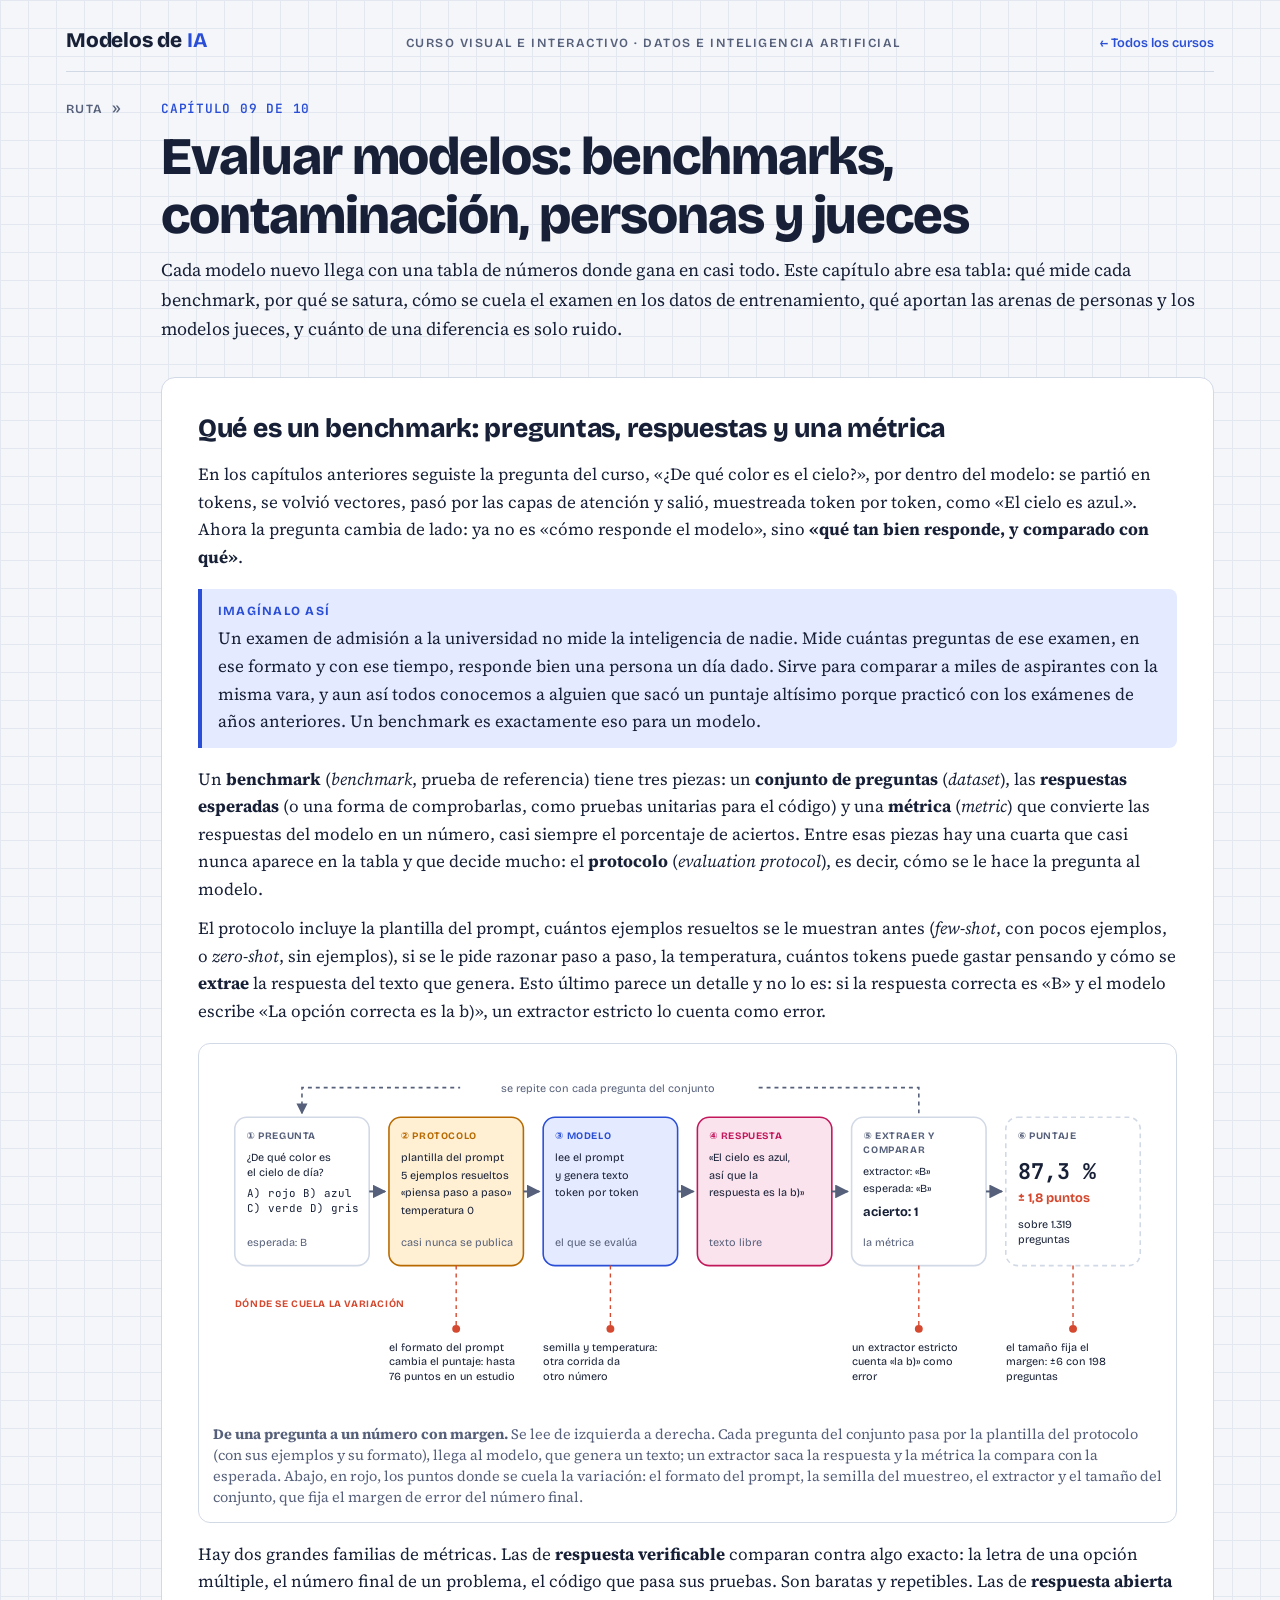
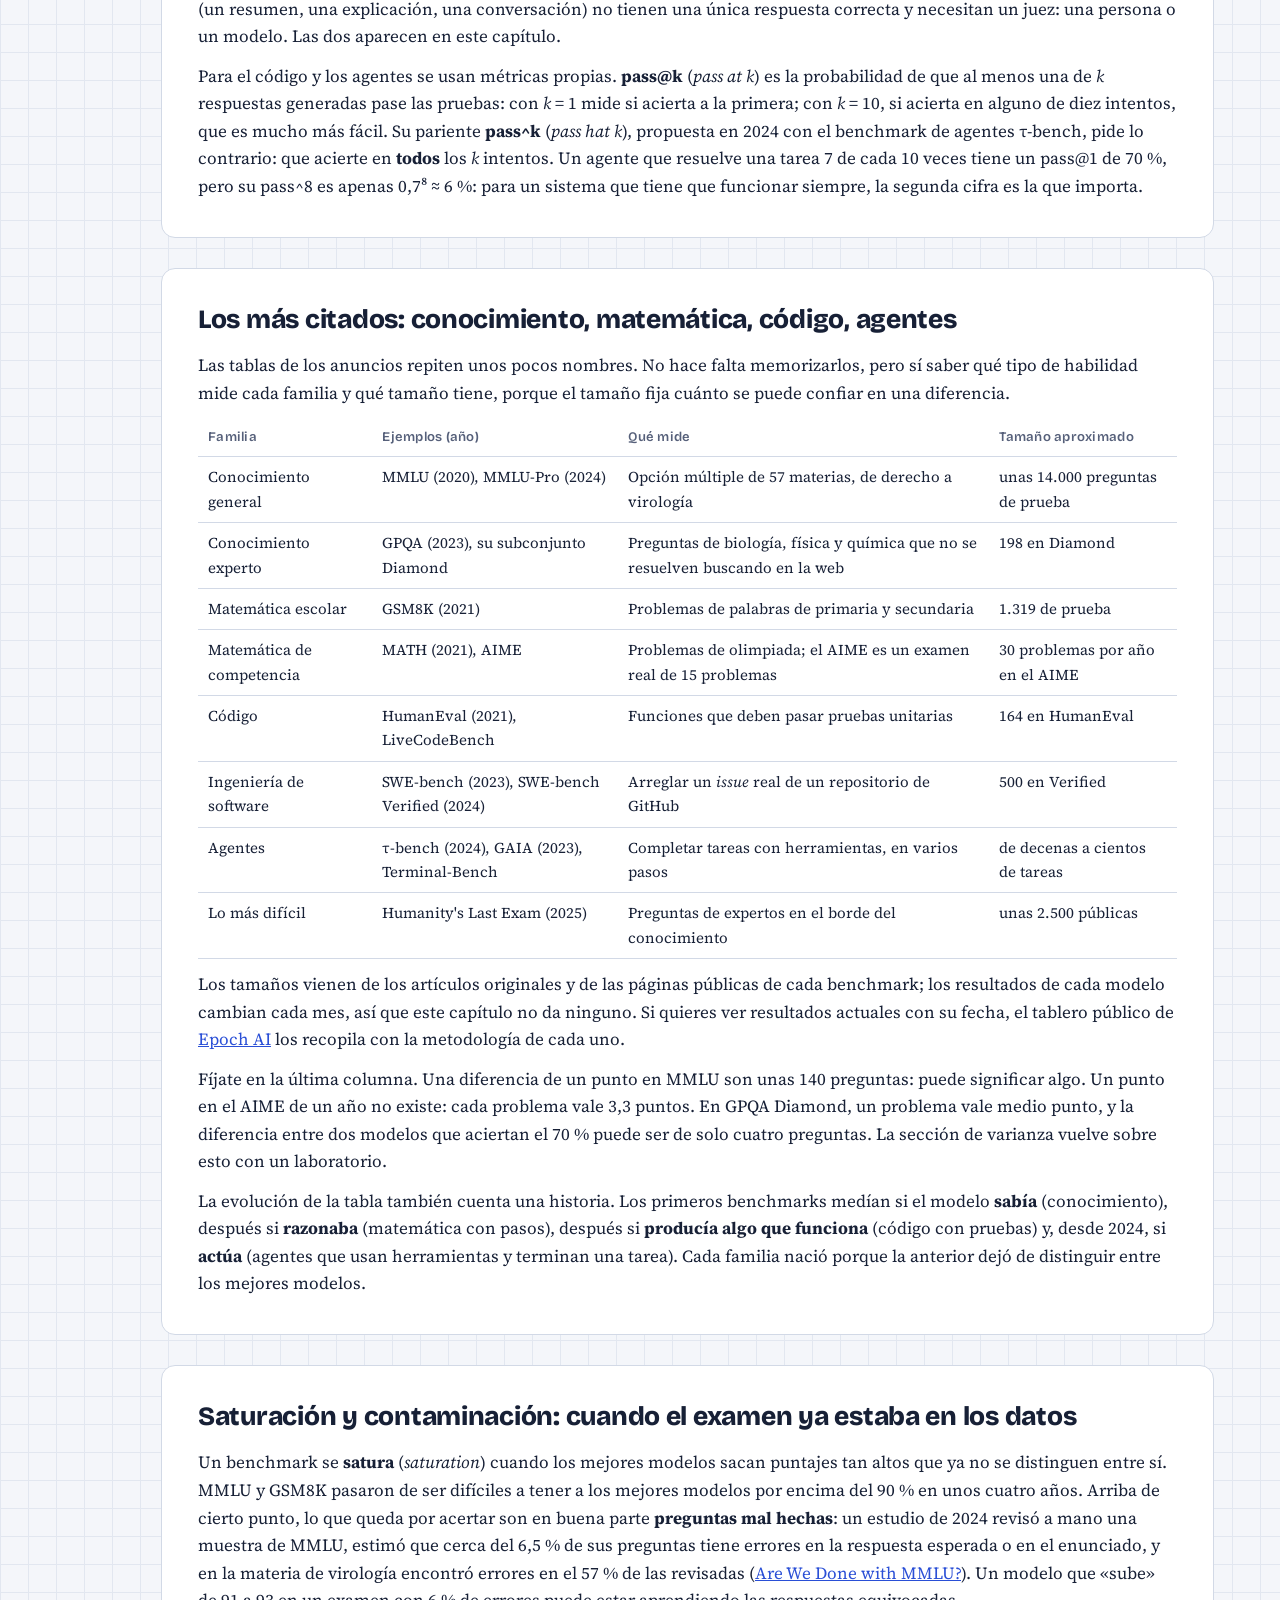
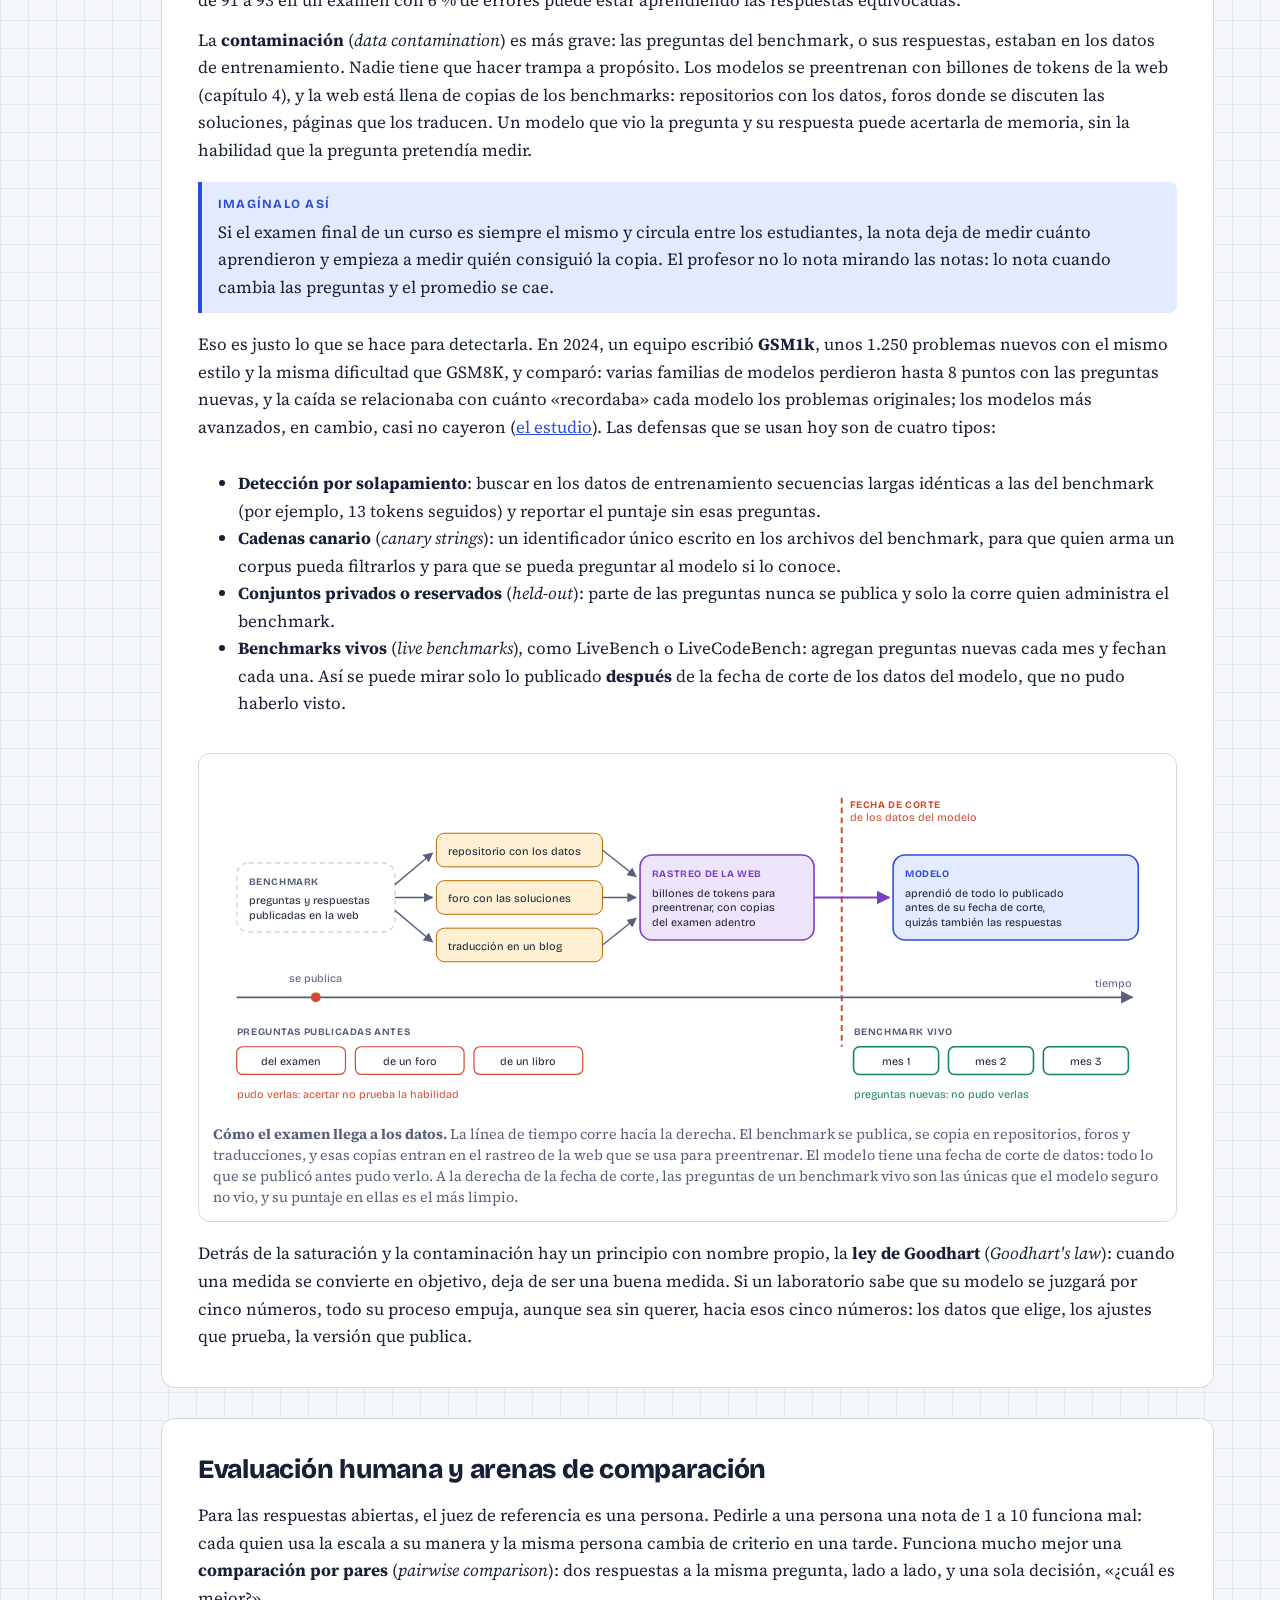
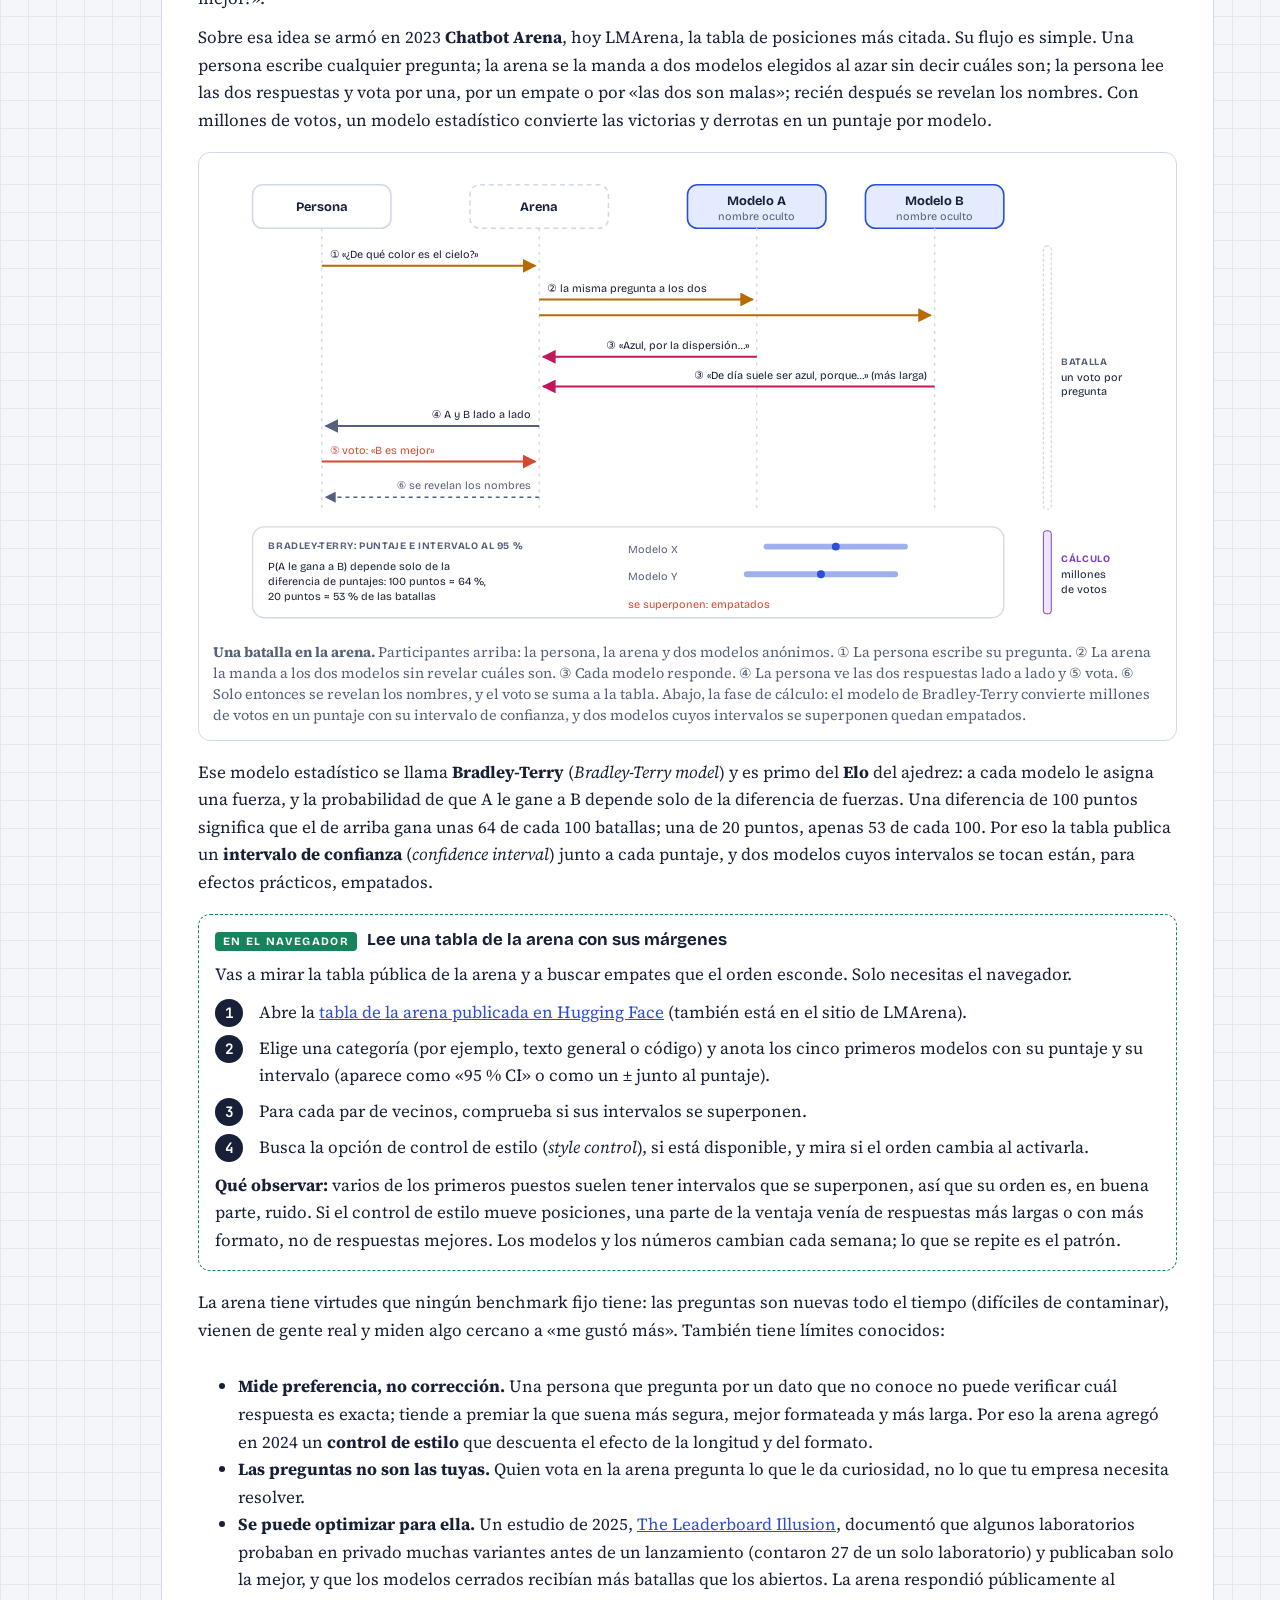
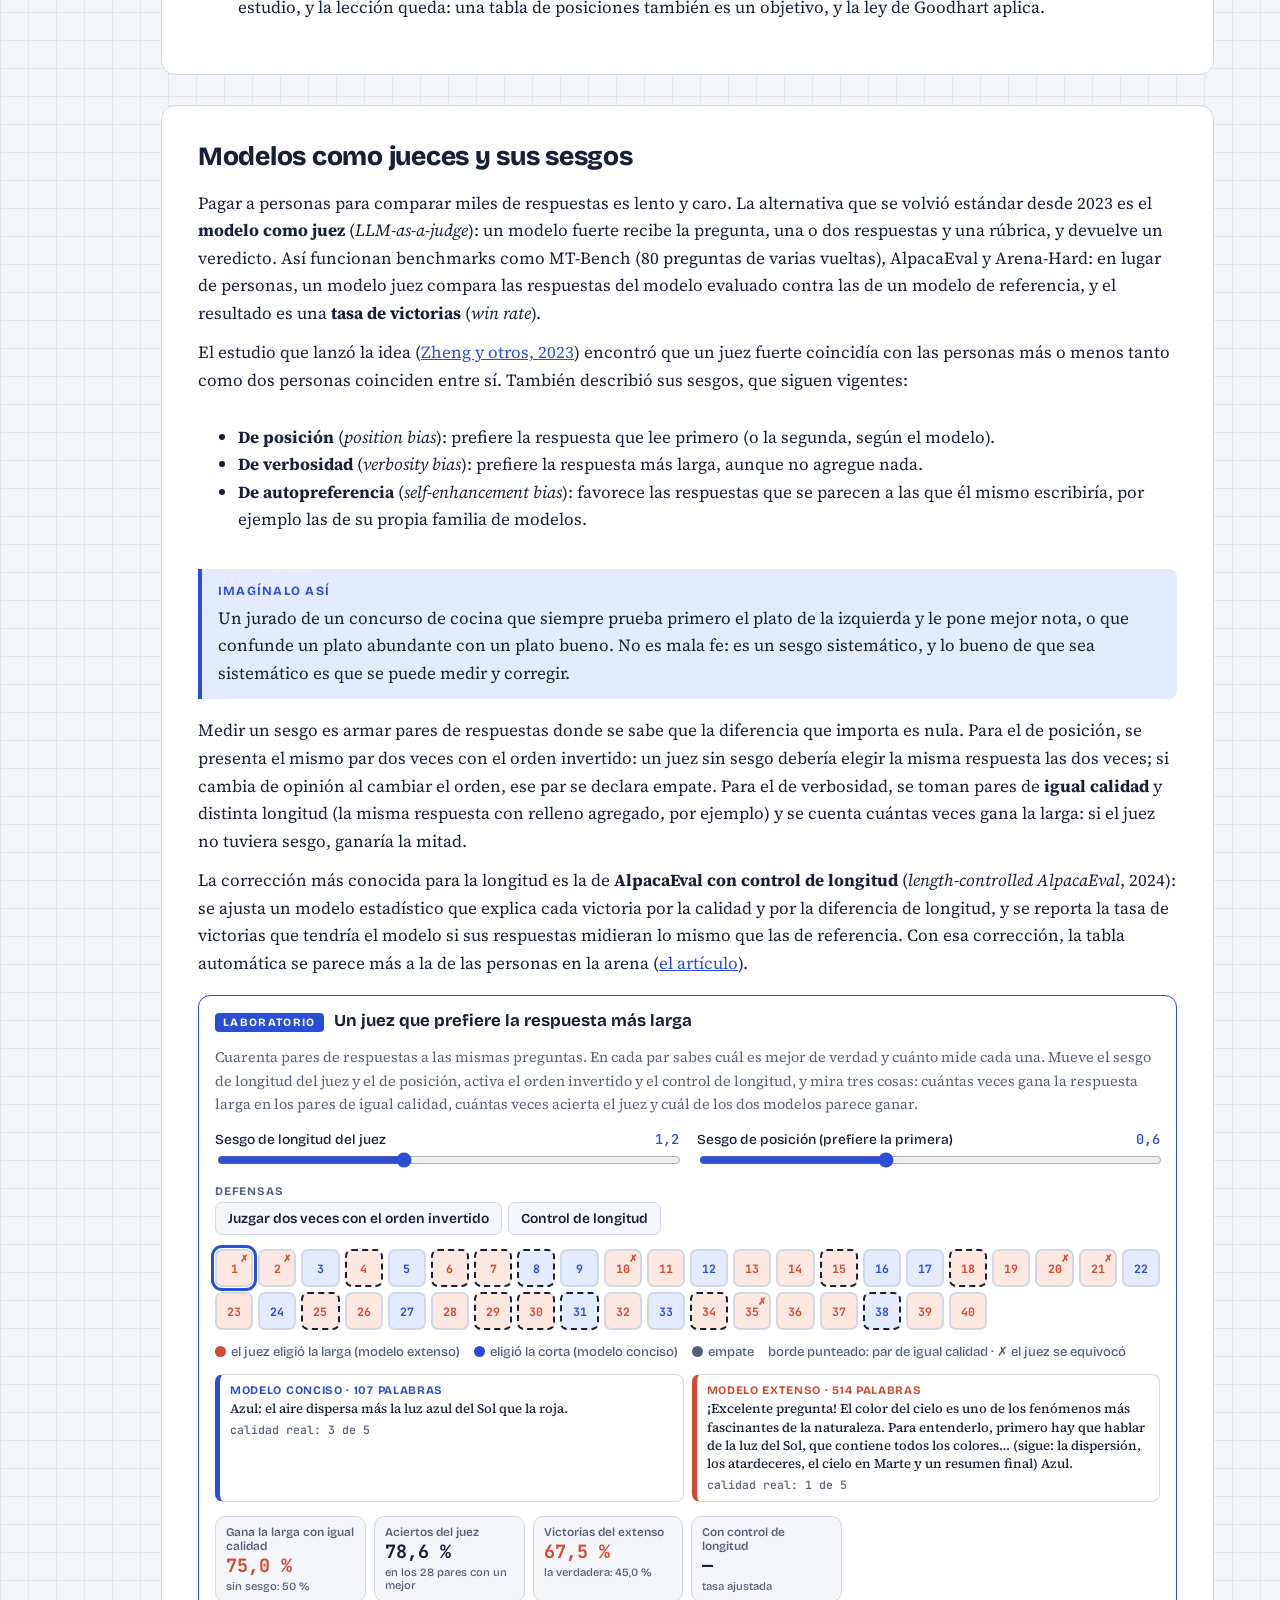
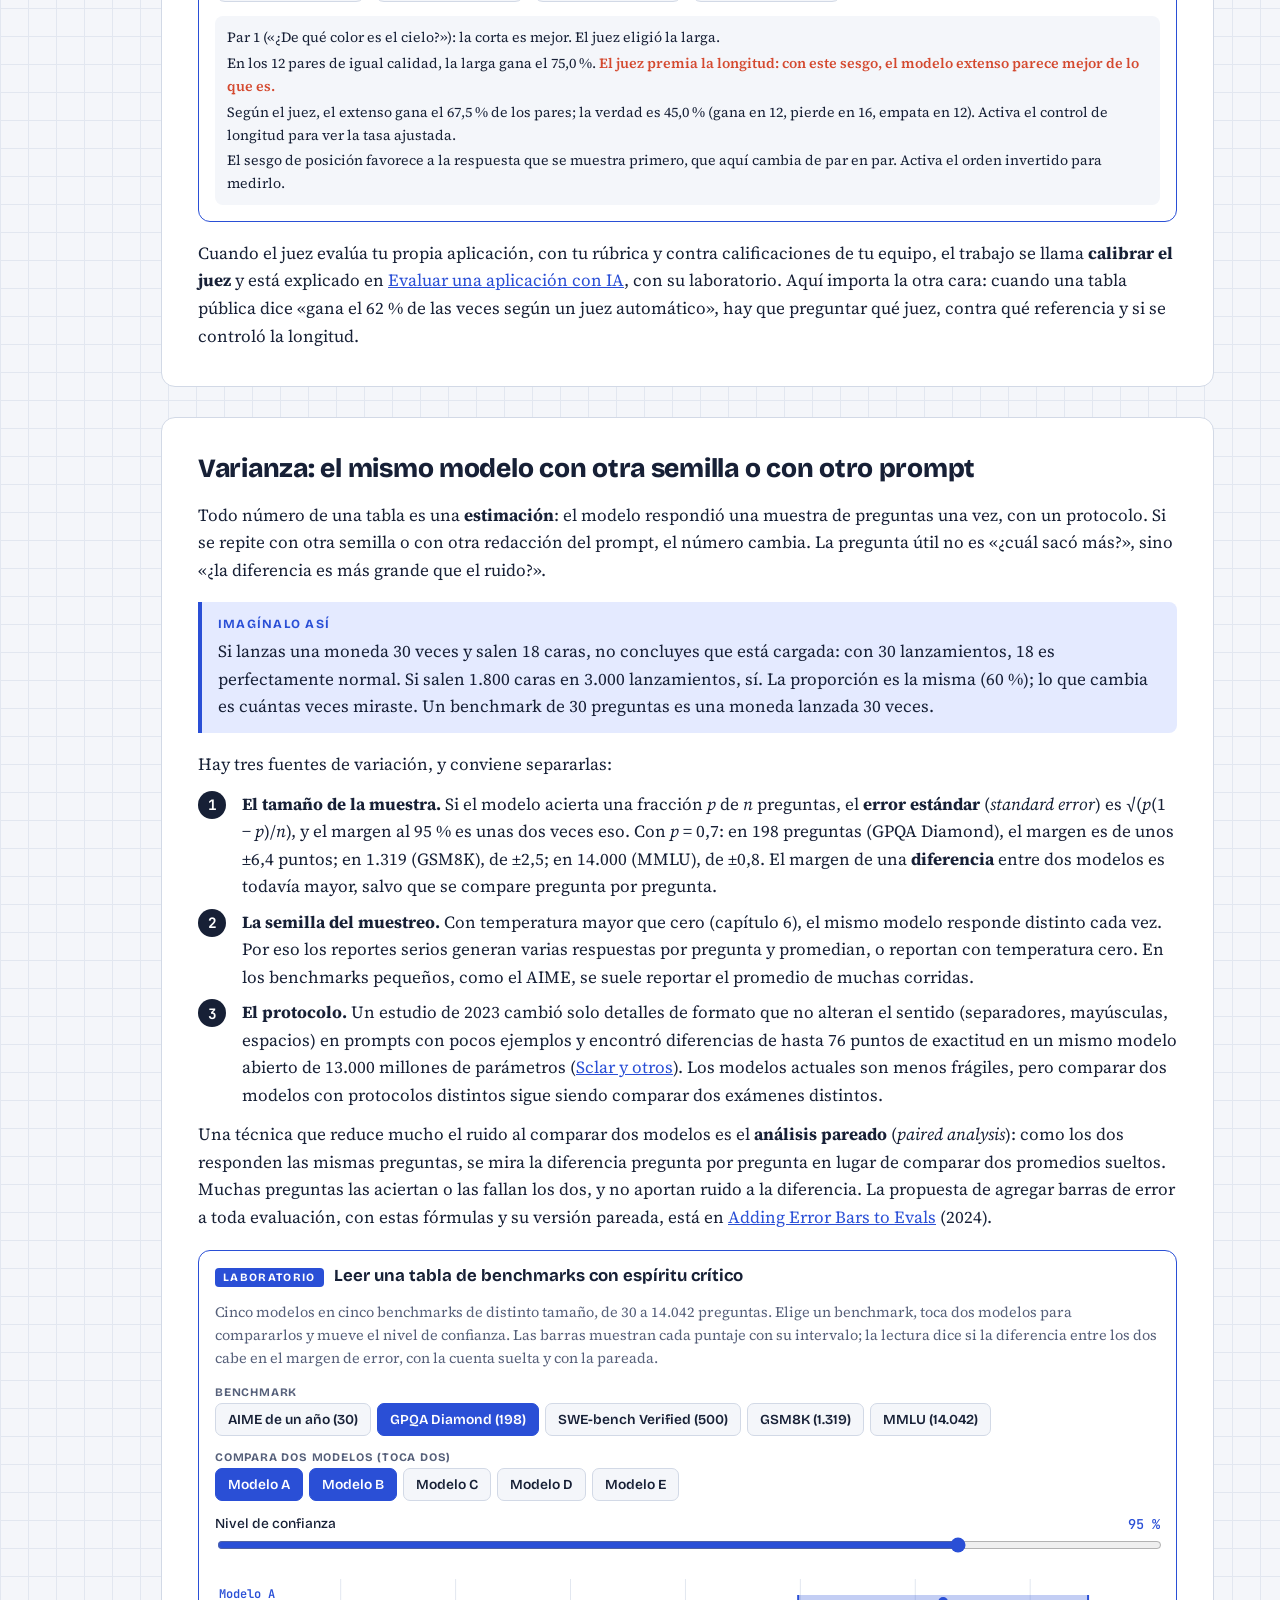
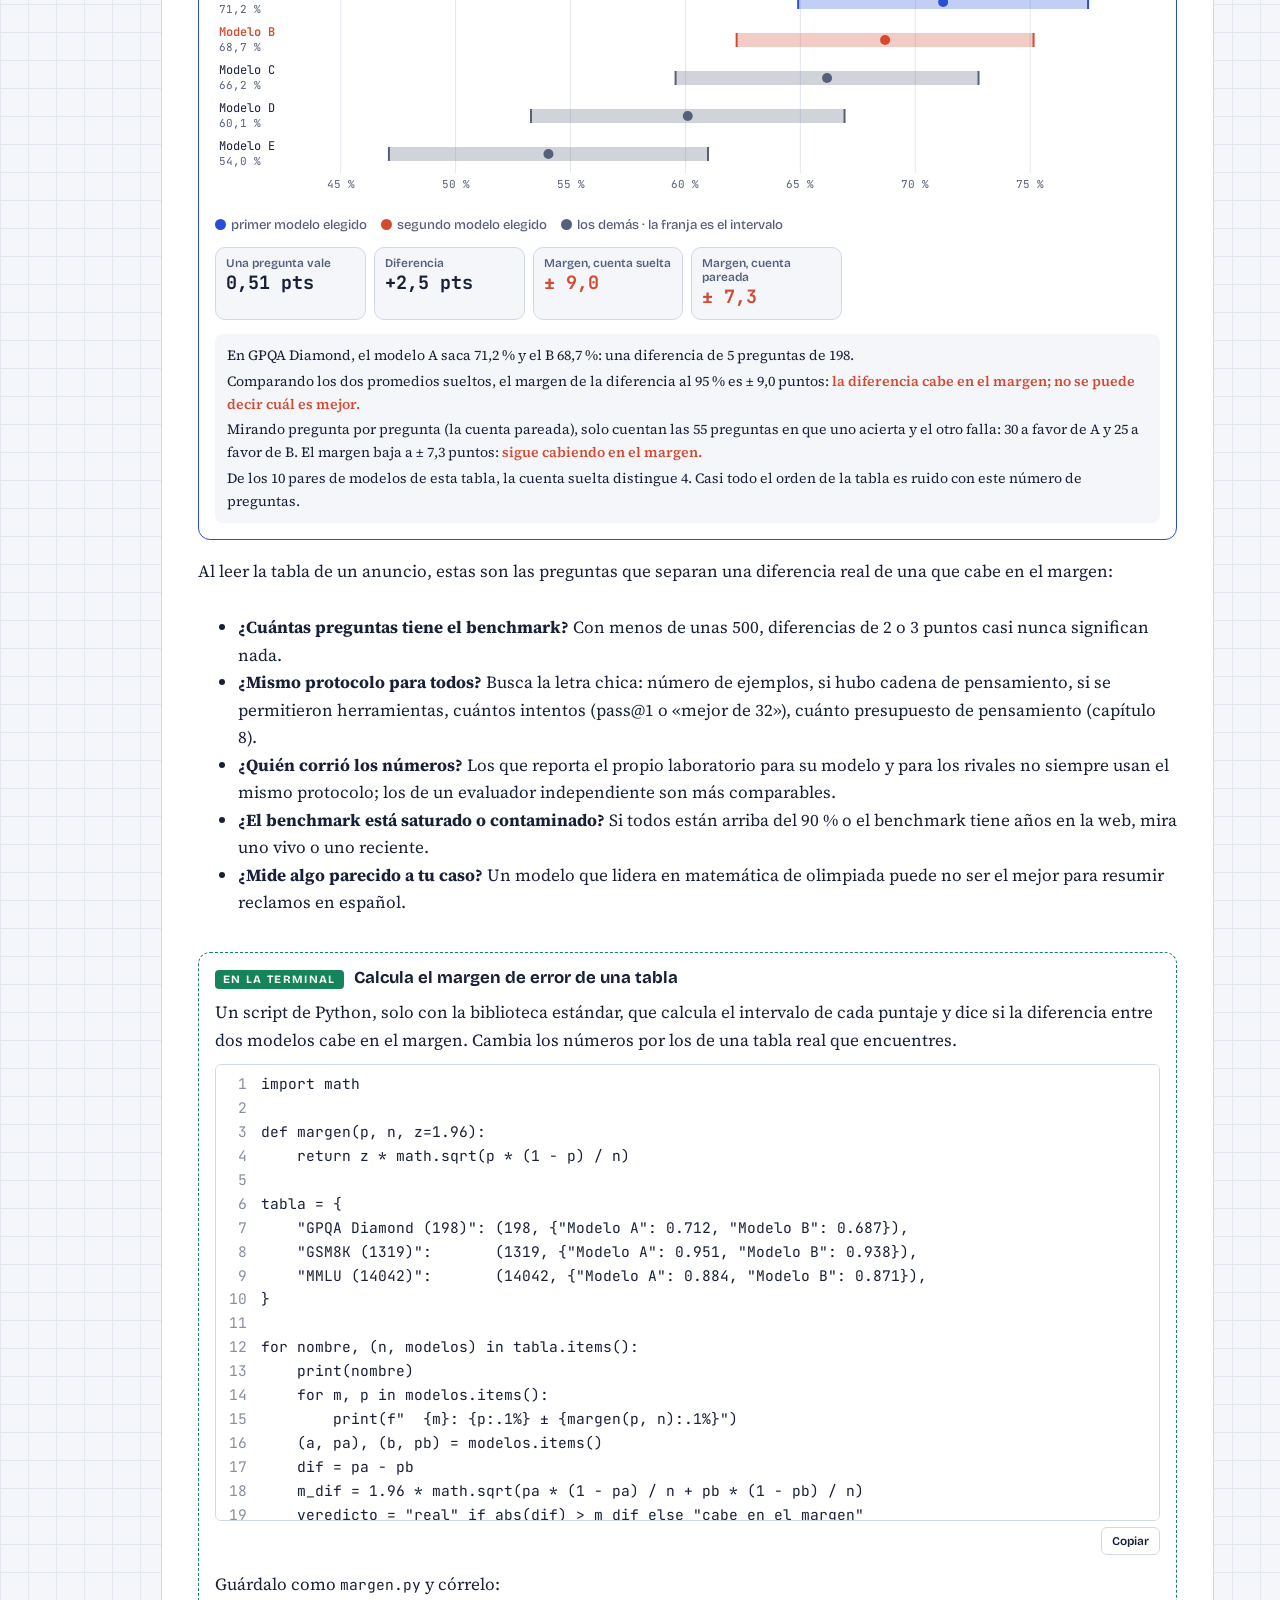
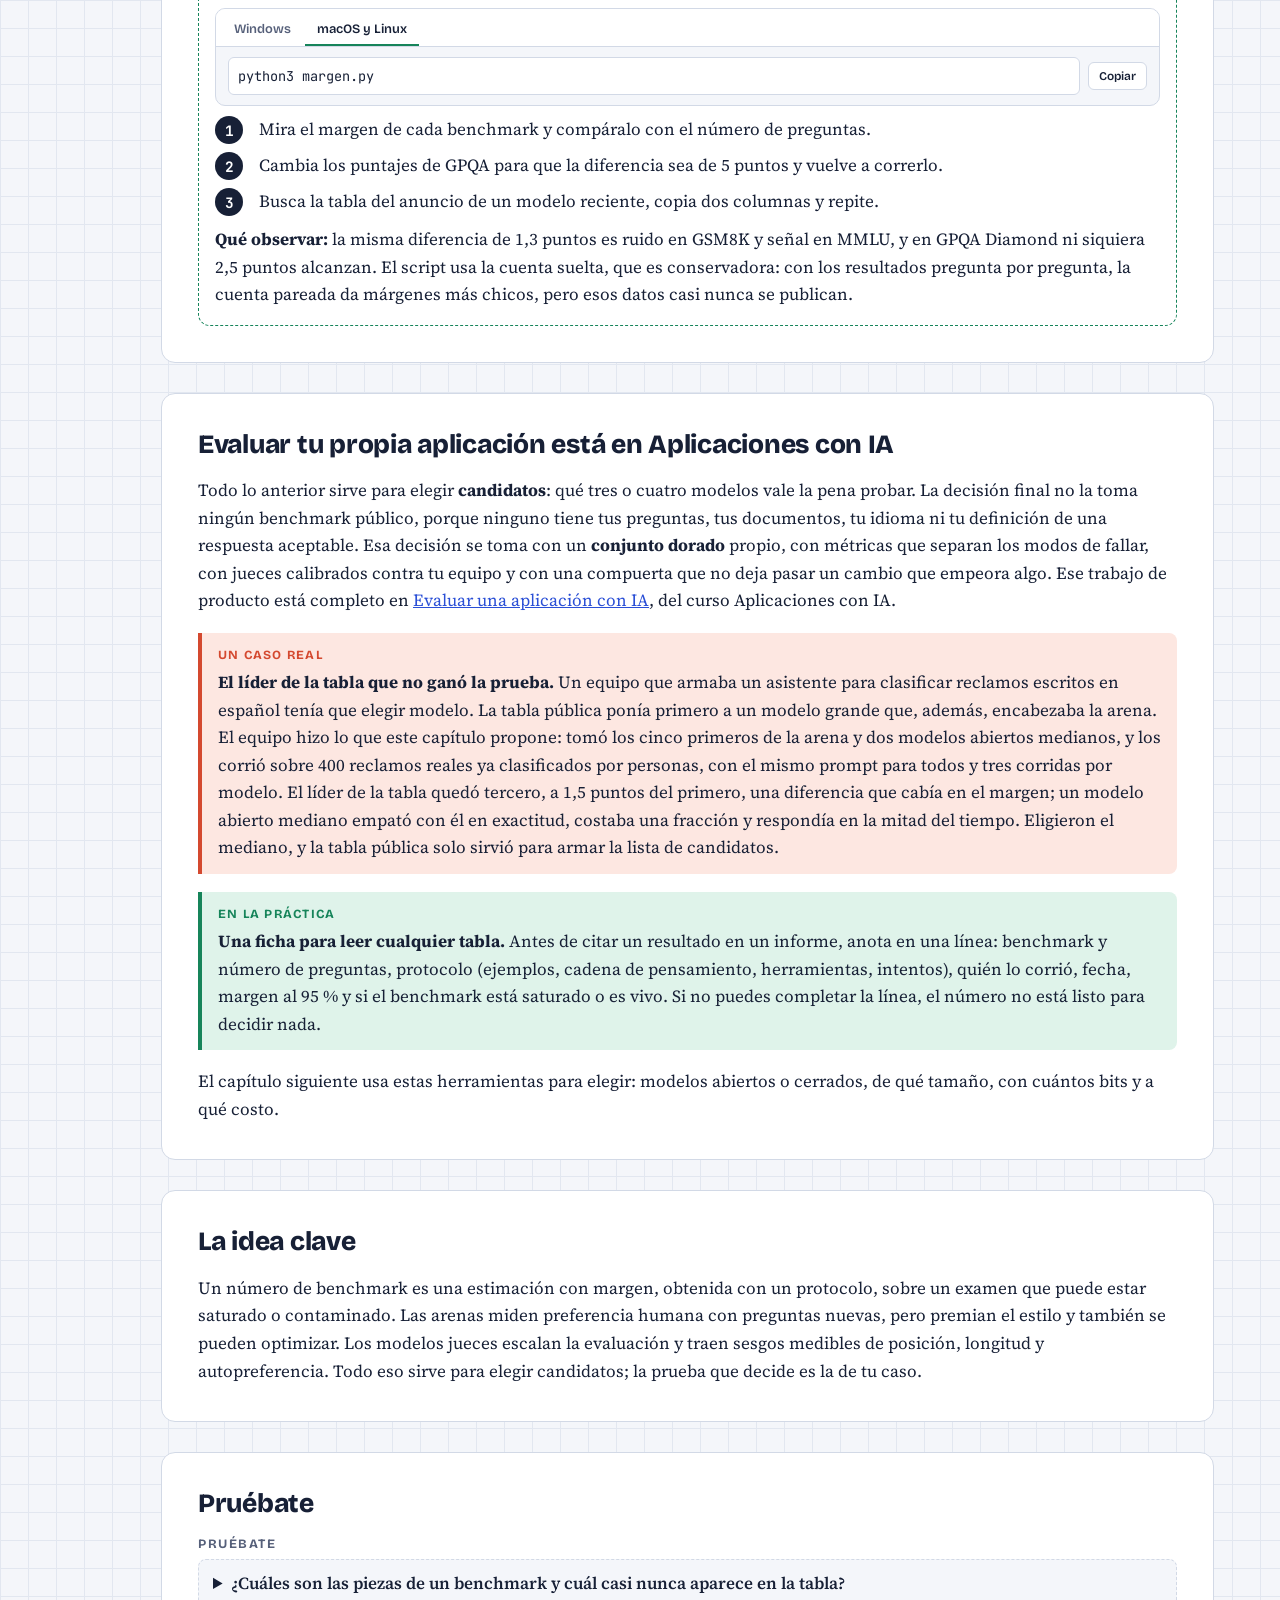
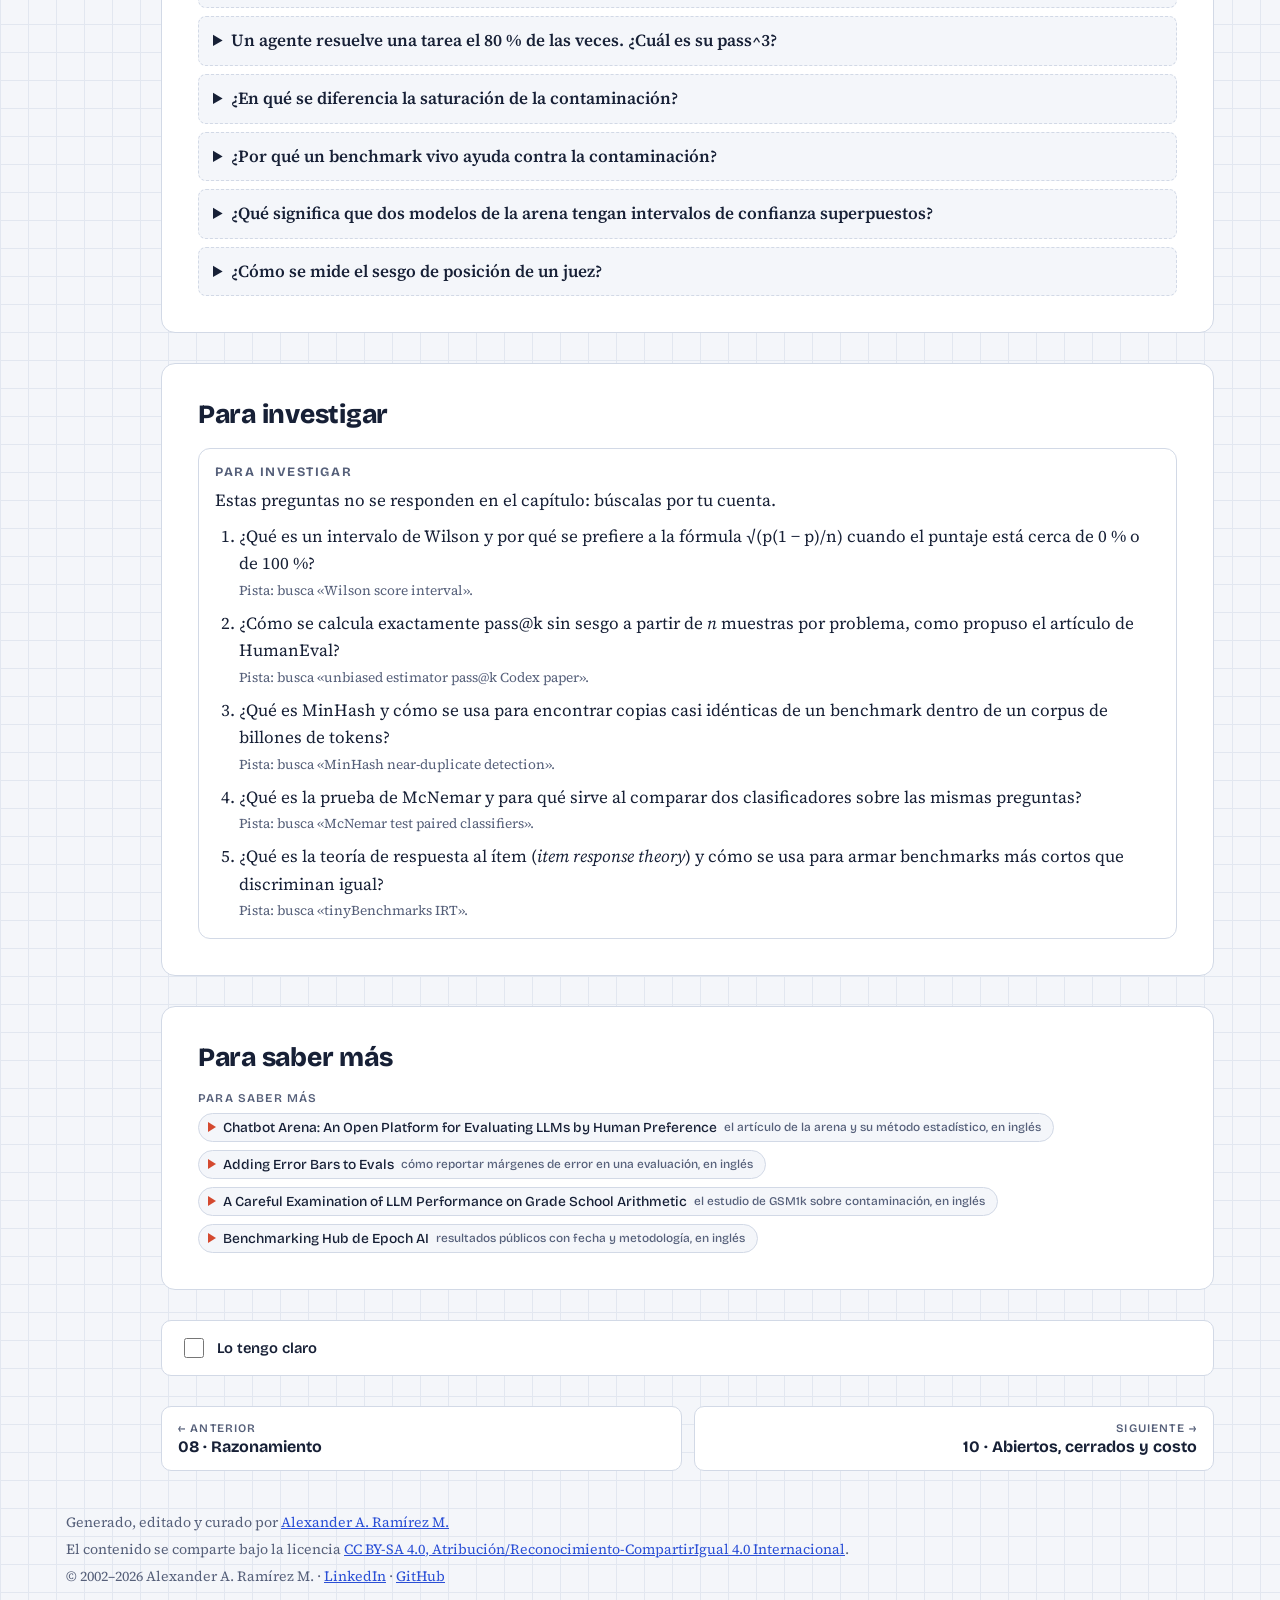
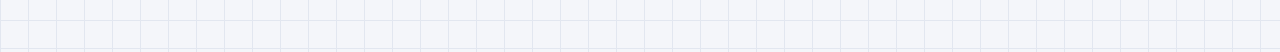
<file: 09-evaluar-modelos.html>
<!doctype html>
<html lang="es">
<head>
<!-- Google Tag Manager -->
<script>(function(w,d,s,l,i){w[l]=w[l]||[];w[l].push({'gtm.start':
new Date().getTime(),event:'gtm.js'});var f=d.getElementsByTagName(s)[0],
j=d.createElement(s),dl=l!='dataLayer'?'&l='+l:'';j.async=true;j.src=
'https://www.googletagmanager.com/gtm.js?id='+i+dl;f.parentNode.insertBefore(j,f);
})(window,document,'script','dataLayer','GTM-KX76XF8R');</script>
<!-- End Google Tag Manager -->
<meta charset="utf-8">
<meta name="viewport" content="width=device-width, initial-scale=1, viewport-fit=cover">
<title>Evaluar modelos · Modelos de IA · Modelos de IA</title>
<meta name="claude:viewport-fit-sides" content="cover">
<meta name="description" content="Cómo funciona por dentro un modelo de lenguaje: tokens, embeddings, atención y el Transformer, cómo se entrena y se alinea, cómo genera y razona, y cómo se evalúa y se elige.">
<link rel="preconnect" href="https://fonts.googleapis.com">
<link rel="preconnect" href="https://fonts.gstatic.com" crossorigin>
<link rel="stylesheet" href="https://fonts.googleapis.com/css2?family=Bricolage+Grotesque:opsz,wght@12..96,500;12..96,700;12..96,800&family=JetBrains+Mono:wght@400;600&family=Source+Serif+4:ital,opsz,wght@0,8..60,400;0,8..60,600;1,8..60,400;1,8..60,600&display=swap">
<link rel="stylesheet" href="assets/style.css">
</head>
<body>
<!-- Google Tag Manager (noscript) -->
<noscript><iframe src="https://www.googletagmanager.com/ns.html?id=GTM-KX76XF8R"
height="0" width="0" style="display:none;visibility:hidden"></iframe></noscript>
<!-- End Google Tag Manager (noscript) -->
<div class="wrap" data-page="evaluar-modelos">
<header class="topbar"><a class="brand" href="index.html">Modelos de <b>IA</b></a><span class="eyebrow">Curso visual e interactivo · Datos e inteligencia artificial</span><a class="al-sitio" href="https://aaramirez.github.io/">← Todos los cursos</a></header>
<div class="layout">
<nav class="toc" id="toc" aria-label="Ruta de aprendizaje"></nav>
<main>
<header class="page-head"><span class="num">CAPÍTULO 09 DE 10</span><h1>Evaluar modelos: benchmarks, contaminación, personas y jueces</h1><p class="lede">Cada modelo nuevo llega con una tabla de números donde gana en casi todo. Este capítulo abre esa tabla: qué mide cada benchmark, por qué se satura, cómo se cuela el examen en los datos de entrenamiento, qué aportan las arenas de personas y los modelos jueces, y cuánto de una diferencia es solo ruido.</p></header>
<section><h2>Qué es un benchmark: preguntas, respuestas y una métrica</h2><div class="prose"><p>En los capítulos anteriores seguiste la pregunta del curso, «¿De qué color es el cielo?», por dentro del modelo: se partió en tokens, se volvió vectores, pasó por las capas de atención y salió, muestreada token por token, como «El cielo es azul.». Ahora la pregunta cambia de lado: ya no es «cómo responde el modelo», sino <b>«qué tan bien responde, y comparado con qué»</b>.</p></div><div class="analogia"><b>Imagínalo así</b><p>Un examen de admisión a la universidad no mide la inteligencia de nadie. Mide cuántas preguntas de ese examen, en ese formato y con ese tiempo, responde bien una persona un día dado. Sirve para comparar a miles de aspirantes con la misma vara, y aun así todos conocemos a alguien que sacó un puntaje altísimo porque practicó con los exámenes de años anteriores. Un benchmark es exactamente eso para un modelo.</p></div><div class="prose"><p>Un <b>benchmark</b> (<i>benchmark</i>, prueba de referencia) tiene tres piezas: un <b>conjunto de preguntas</b> (<i>dataset</i>), las <b>respuestas esperadas</b> (o una forma de comprobarlas, como pruebas unitarias para el código) y una <b>métrica</b> (<i>metric</i>) que convierte las respuestas del modelo en un número, casi siempre el porcentaje de aciertos. Entre esas piezas hay una cuarta que casi nunca aparece en la tabla y que decide mucho: el <b>protocolo</b> (<i>evaluation protocol</i>), es decir, cómo se le hace la pregunta al modelo.</p><p>El protocolo incluye la plantilla del prompt, cuántos ejemplos resueltos se le muestran antes (<i>few-shot</i>, con pocos ejemplos, o <i>zero-shot</i>, sin ejemplos), si se le pide razonar paso a paso, la temperatura, cuántos tokens puede gastar pensando y cómo se <b>extrae</b> la respuesta del texto que genera. Esto último parece un detalle y no lo es: si la respuesta correcta es «B» y el modelo escribe «La opción correcta es la b)», un extractor estricto lo cuenta como error.</p></div><figure class="fig fig-flujo" id="09-diagrama-1"><div class="lienzo"><svg viewBox="0 0 960 360" style="min-width:760px" role="img" aria-label="Cómo un benchmark convierte preguntas en un número. Seis pasos: la pregunta de opción múltiple con su respuesta esperada, el protocolo con plantilla, ejemplos y temperatura, el modelo que genera texto, la respuesta generada, el extractor que saca la letra y la compara con la esperada, y el puntaje final de 87,3 por ciento con un margen de 1,8 puntos sobre 1.319 preguntas. Debajo, en rojo, dónde se cuela la variación: el formato del prompt, la semilla, el extractor y el tamaño del conjunto.">
<defs>
<marker id="m9d1-a" viewBox="0 0 10 10" refX="9" refY="5" markerWidth="7" markerHeight="7" orient="auto-start-reverse"><path d="M0 0L10 5L0 10z" class="fl-muted"/></marker>
</defs>

<path d="M714 56 V30 H90 V56" class="ln ln-d" style="stroke-width:1.6" marker-end="url(#m9d1-a)"/>
<rect x="250" y="21" width="300" height="18" class="caja" style="stroke:none"/>
<text x="400" y="34" class="t t-s t-m" text-anchor="middle">se repite con cada pregunta del conjunto</text>

<rect x="22" y="60" width="136" height="150" rx="12" class="caja" style="stroke-width:1.6"/>
<text x="34" y="82" class="t t-xs t-b t-m">① PREGUNTA</text>
<text x="34" y="104" class="t t-s">¿De qué color es</text>
<text x="34" y="119" class="t t-s">el cielo de día?</text>
<text x="34" y="141" class="t t-s t-mono">A) rojo  B) azul</text>
<text x="34" y="156" class="t t-s t-mono">C) verde D) gris</text>
<text x="34" y="190" class="t t-s t-m">esperada: B</text>
<line x1="158" y1="135" x2="174" y2="135" class="ln" style="stroke-width:2" marker-end="url(#m9d1-a)"/>

<rect x="178" y="60" width="136" height="150" rx="12" class="c-fis" style="stroke-width:1.6"/>
<text x="190" y="82" class="t t-xs t-b k-fis">② PROTOCOLO</text>
<text x="190" y="104" class="t t-s">plantilla del prompt</text>
<text x="190" y="122" class="t t-s">5 ejemplos resueltos</text>
<text x="190" y="140" class="t t-s">«piensa paso a paso»</text>
<text x="190" y="158" class="t t-s">temperatura 0</text>
<text x="190" y="190" class="t t-s t-m">casi nunca se publica</text>
<line x1="314" y1="135" x2="330" y2="135" class="ln" style="stroke-width:2" marker-end="url(#m9d1-a)"/>

<rect x="334" y="60" width="136" height="150" rx="12" class="c-red" style="stroke-width:1.6"/>
<text x="346" y="82" class="t t-xs t-b k-red">③ MODELO</text>
<text x="346" y="104" class="t t-s">lee el prompt</text>
<text x="346" y="122" class="t t-s">y genera texto</text>
<text x="346" y="140" class="t t-s">token por token</text>
<text x="346" y="190" class="t t-s t-m">el que se evalúa</text>
<line x1="470" y1="135" x2="486" y2="135" class="ln" style="stroke-width:2" marker-end="url(#m9d1-a)"/>

<rect x="490" y="60" width="136" height="150" rx="12" class="c-apl" style="stroke-width:1.6"/>
<text x="502" y="82" class="t t-xs t-b k-apl">④ RESPUESTA</text>
<text x="502" y="104" class="t t-s">«El cielo es azul,</text>
<text x="502" y="122" class="t t-s">así que la</text>
<text x="502" y="140" class="t t-s">respuesta es la b)»</text>
<text x="502" y="190" class="t t-s t-m">texto libre</text>
<line x1="626" y1="135" x2="642" y2="135" class="ln" style="stroke-width:2" marker-end="url(#m9d1-a)"/>

<rect x="646" y="60" width="136" height="150" rx="12" class="caja" style="stroke-width:1.6"/>
<text x="658" y="82" class="t t-xs t-b t-m">⑤ EXTRAER Y</text>
<text x="658" y="96" class="t t-xs t-b t-m">COMPARAR</text>
<text x="658" y="118" class="t t-s">extractor: «B»</text>
<text x="658" y="136" class="t t-s">esperada: «B»</text>
<text x="658" y="160" class="t t-b">acierto: 1</text>
<text x="658" y="190" class="t t-s t-m">la métrica</text>
<line x1="782" y1="135" x2="798" y2="135" class="ln" style="stroke-width:2" marker-end="url(#m9d1-a)"/>

<rect x="802" y="60" width="136" height="150" rx="12" class="caja" style="stroke-dasharray:5 4;stroke-width:1.6"/>
<text x="814" y="82" class="t t-xs t-b t-m">⑥ PUNTAJE</text>
<text x="814" y="122" class="t t-b t-mono" style="font-size:22px">87,3 %</text>
<text x="814" y="146" class="t t-b k-warm">± 1,8 puntos</text>
<text x="814" y="172" class="t t-s">sobre 1.319</text>
<text x="814" y="187" class="t t-s">preguntas</text>

<text x="22" y="252" class="t t-xs t-b k-warm">DÓNDE SE CUELA LA VARIACIÓN</text>
<line x1="246" y1="210" x2="246" y2="270" class="ln s-warm ln-d"/>
<circle cx="246" cy="274" r="4" class="k-warm"/>
<text x="178" y="296" class="t t-s">el formato del prompt</text>
<text x="178" y="311" class="t t-s">cambia el puntaje: hasta</text>
<text x="178" y="326" class="t t-s">76 puntos en un estudio</text>
<line x1="402" y1="210" x2="402" y2="270" class="ln s-warm ln-d"/>
<circle cx="402" cy="274" r="4" class="k-warm"/>
<text x="334" y="296" class="t t-s">semilla y temperatura:</text>
<text x="334" y="311" class="t t-s">otra corrida da</text>
<text x="334" y="326" class="t t-s">otro número</text>
<line x1="714" y1="210" x2="714" y2="270" class="ln s-warm ln-d"/>
<circle cx="714" cy="274" r="4" class="k-warm"/>
<text x="646" y="296" class="t t-s">un extractor estricto</text>
<text x="646" y="311" class="t t-s">cuenta «la b)» como</text>
<text x="646" y="326" class="t t-s">error</text>
<line x1="870" y1="210" x2="870" y2="270" class="ln s-warm ln-d"/>
<circle cx="870" cy="274" r="4" class="k-warm"/>
<text x="802" y="296" class="t t-s">el tamaño fija el</text>
<text x="802" y="311" class="t t-s">margen: ±6 con 198</text>
<text x="802" y="326" class="t t-s">preguntas</text>
</svg></div><figcaption><b>De una pregunta a un número con margen.</b> Se lee de izquierda a derecha. Cada pregunta del conjunto pasa por la plantilla del protocolo (con sus ejemplos y su formato), llega al modelo, que genera un texto; un extractor saca la respuesta y la métrica la compara con la esperada. Abajo, en rojo, los puntos donde se cuela la variación: el formato del prompt, la semilla del muestreo, el extractor y el tamaño del conjunto, que fija el margen de error del número final.</figcaption></figure><div class="prose"><p>Hay dos grandes familias de métricas. Las de <b>respuesta verificable</b> comparan contra algo exacto: la letra de una opción múltiple, el número final de un problema, el código que pasa sus pruebas. Son baratas y repetibles. Las de <b>respuesta abierta</b> (un resumen, una explicación, una conversación) no tienen una única respuesta correcta y necesitan un juez: una persona o un modelo. Las dos aparecen en este capítulo.</p><p>Para el código y los agentes se usan métricas propias. <b>pass@k</b> (<i>pass at k</i>) es la probabilidad de que al menos una de <i>k</i> respuestas generadas pase las pruebas: con <i>k</i> = 1 mide si acierta a la primera; con <i>k</i> = 10, si acierta en alguno de diez intentos, que es mucho más fácil. Su pariente <b>pass^k</b> (<i>pass hat k</i>), propuesta en 2024 con el benchmark de agentes τ-bench, pide lo contrario: que acierte en <b>todos</b> los <i>k</i> intentos. Un agente que resuelve una tarea 7 de cada 10 veces tiene un pass@1 de 70 %, pero su pass^8 es apenas 0,7⁸ ≈ 6 %: para un sistema que tiene que funcionar siempre, la segunda cifra es la que importa.</p></div></section>
<section><h2>Los más citados: conocimiento, matemática, código, agentes</h2><div class="prose"><p>Las tablas de los anuncios repiten unos pocos nombres. No hace falta memorizarlos, pero sí saber qué tipo de habilidad mide cada familia y qué tamaño tiene, porque el tamaño fija cuánto se puede confiar en una diferencia.</p><div class="tbl"><table><thead><tr><th>Familia</th><th>Ejemplos (año)</th><th>Qué mide</th><th>Tamaño aproximado</th></tr></thead><tbody><tr><td>Conocimiento general</td><td>MMLU (2020), MMLU-Pro (2024)</td><td>Opción múltiple de 57 materias, de derecho a virología</td><td>unas 14.000 preguntas de prueba</td></tr><tr><td>Conocimiento experto</td><td>GPQA (2023), su subconjunto Diamond</td><td>Preguntas de biología, física y química que no se resuelven buscando en la web</td><td>198 en Diamond</td></tr><tr><td>Matemática escolar</td><td>GSM8K (2021)</td><td>Problemas de palabras de primaria y secundaria</td><td>1.319 de prueba</td></tr><tr><td>Matemática de competencia</td><td>MATH (2021), AIME</td><td>Problemas de olimpiada; el AIME es un examen real de 15 problemas</td><td>30 problemas por año en el AIME</td></tr><tr><td>Código</td><td>HumanEval (2021), LiveCodeBench</td><td>Funciones que deben pasar pruebas unitarias</td><td>164 en HumanEval</td></tr><tr><td>Ingeniería de software</td><td>SWE-bench (2023), SWE-bench Verified (2024)</td><td>Arreglar un <i>issue</i> real de un repositorio de GitHub</td><td>500 en Verified</td></tr><tr><td>Agentes</td><td>τ-bench (2024), GAIA (2023), Terminal-Bench</td><td>Completar tareas con herramientas, en varios pasos</td><td>de decenas a cientos de tareas</td></tr><tr><td>Lo más difícil</td><td>Humanity's Last Exam (2025)</td><td>Preguntas de expertos en el borde del conocimiento</td><td>unas 2.500 públicas</td></tr></tbody></table></div><p>Los tamaños vienen de los artículos originales y de las páginas públicas de cada benchmark; los resultados de cada modelo cambian cada mes, así que este capítulo no da ninguno. Si quieres ver resultados actuales con su fecha, el tablero público de <a href="https://epoch.ai/benchmarks" target="_blank" rel="noopener">Epoch AI</a> los recopila con la metodología de cada uno.</p><p>Fíjate en la última columna. Una diferencia de un punto en MMLU son unas 140 preguntas: puede significar algo. Un punto en el AIME de un año no existe: cada problema vale 3,3 puntos. En GPQA Diamond, un problema vale medio punto, y la diferencia entre dos modelos que aciertan el 70 % puede ser de solo cuatro preguntas. La sección de varianza vuelve sobre esto con un laboratorio.</p><p>La evolución de la tabla también cuenta una historia. Los primeros benchmarks medían si el modelo <b>sabía</b> (conocimiento), después si <b>razonaba</b> (matemática con pasos), después si <b>producía algo que funciona</b> (código con pruebas) y, desde 2024, si <b>actúa</b> (agentes que usan herramientas y terminan una tarea). Cada familia nació porque la anterior dejó de distinguir entre los mejores modelos.</p></div></section>
<section><h2>Saturación y contaminación: cuando el examen ya estaba en los datos</h2><div class="prose"><p>Un benchmark se <b>satura</b> (<i>saturation</i>) cuando los mejores modelos sacan puntajes tan altos que ya no se distinguen entre sí. MMLU y GSM8K pasaron de ser difíciles a tener a los mejores modelos por encima del 90 % en unos cuatro años. Arriba de cierto punto, lo que queda por acertar son en buena parte <b>preguntas mal hechas</b>: un estudio de 2024 revisó a mano una muestra de MMLU, estimó que cerca del 6,5 % de sus preguntas tiene errores en la respuesta esperada o en el enunciado, y en la materia de virología encontró errores en el 57 % de las revisadas (<a href="https://arxiv.org/abs/2406.04127" target="_blank" rel="noopener">Are We Done with MMLU?</a>). Un modelo que «sube» de 91 a 93 en un examen con 6 % de errores puede estar aprendiendo las respuestas equivocadas.</p><p>La <b>contaminación</b> (<i>data contamination</i>) es más grave: las preguntas del benchmark, o sus respuestas, estaban en los datos de entrenamiento. Nadie tiene que hacer trampa a propósito. Los modelos se preentrenan con billones de tokens de la web (capítulo 4), y la web está llena de copias de los benchmarks: repositorios con los datos, foros donde se discuten las soluciones, páginas que los traducen. Un modelo que vio la pregunta y su respuesta puede acertarla de memoria, sin la habilidad que la pregunta pretendía medir.</p></div><div class="analogia"><b>Imagínalo así</b><p>Si el examen final de un curso es siempre el mismo y circula entre los estudiantes, la nota deja de medir cuánto aprendieron y empieza a medir quién consiguió la copia. El profesor no lo nota mirando las notas: lo nota cuando cambia las preguntas y el promedio se cae.</p></div><div class="prose"><p>Eso es justo lo que se hace para detectarla. En 2024, un equipo escribió <b>GSM1k</b>, unos 1.250 problemas nuevos con el mismo estilo y la misma dificultad que GSM8K, y comparó: varias familias de modelos perdieron hasta 8 puntos con las preguntas nuevas, y la caída se relacionaba con cuánto «recordaba» cada modelo los problemas originales; los modelos más avanzados, en cambio, casi no cayeron (<a href="https://arxiv.org/abs/2405.00332" target="_blank" rel="noopener">el estudio</a>). Las defensas que se usan hoy son de cuatro tipos:</p><ul><li><b>Detección por solapamiento</b>: buscar en los datos de entrenamiento secuencias largas idénticas a las del benchmark (por ejemplo, 13 tokens seguidos) y reportar el puntaje sin esas preguntas.</li><li><b>Cadenas canario</b> (<i>canary strings</i>): un identificador único escrito en los archivos del benchmark, para que quien arma un corpus pueda filtrarlos y para que se pueda preguntar al modelo si lo conoce.</li><li><b>Conjuntos privados o reservados</b> (<i>held-out</i>): parte de las preguntas nunca se publica y solo la corre quien administra el benchmark.</li><li><b>Benchmarks vivos</b> (<i>live benchmarks</i>), como LiveBench o LiveCodeBench: agregan preguntas nuevas cada mes y fechan cada una. Así se puede mirar solo lo publicado <b>después</b> de la fecha de corte de los datos del modelo, que no pudo haberlo visto.</li></ul></div><figure class="fig fig-esquema" id="09-diagrama-2"><div class="lienzo"><svg viewBox="0 0 960 350" style="min-width:760px" role="img" aria-label="Cómo el examen llega a los datos de entrenamiento. Un benchmark publicado se copia en un repositorio, en un foro con soluciones y en una traducción; esas copias entran al rastreo de la web con que se preentrena el modelo. Una línea vertical marca la fecha de corte de los datos del modelo: las preguntas publicadas antes pudo verlas; las de un benchmark vivo, publicadas después, no.">
<defs>
<marker id="m9d2-a" viewBox="0 0 10 10" refX="9" refY="5" markerWidth="7" markerHeight="7" orient="auto-start-reverse"><path d="M0 0L10 5L0 10z" class="fl-muted"/></marker>
<marker id="m9d2-t" viewBox="0 0 10 10" refX="9" refY="5" markerWidth="7" markerHeight="7" orient="auto-start-reverse"><path d="M0 0L10 5L0 10z" class="k-tra"/></marker>
</defs>

<line x1="636" y1="30" x2="636" y2="282" class="ln s-warm" style="stroke-width:2;stroke-dasharray:6 4"/>
<text x="644" y="40" class="t t-xs t-b k-warm">FECHA DE CORTE</text>
<text x="644" y="54" class="t t-s k-warm">de los datos del modelo</text>

<rect x="24" y="96" width="160" height="70" rx="12" class="caja" style="stroke-dasharray:5 4;stroke-width:1.6"/>
<text x="36" y="118" class="t t-xs t-b t-m">BENCHMARK</text>
<text x="36" y="138" class="t t-s">preguntas y respuestas</text>
<text x="36" y="153" class="t t-s">publicadas en la web</text>

<line x1="184" y1="118" x2="222" y2="86" class="ln" marker-end="url(#m9d2-a)"/>
<line x1="184" y1="131" x2="222" y2="131" class="ln" marker-end="url(#m9d2-a)"/>
<line x1="184" y1="144" x2="222" y2="176" class="ln" marker-end="url(#m9d2-a)"/>
<rect x="226" y="66" width="168" height="34" rx="8" class="c-fis"/>
<text x="238" y="88" class="t t-s">repositorio con los datos</text>
<rect x="226" y="114" width="168" height="34" rx="8" class="c-fis"/>
<text x="238" y="136" class="t t-s">foro con las soluciones</text>
<rect x="226" y="162" width="168" height="34" rx="8" class="c-fis"/>
<text x="238" y="184" class="t t-s">traducción en un blog</text>

<line x1="394" y1="83" x2="428" y2="110" class="ln" marker-end="url(#m9d2-a)"/>
<line x1="394" y1="131" x2="428" y2="131" class="ln" marker-end="url(#m9d2-a)"/>
<line x1="394" y1="179" x2="428" y2="152" class="ln" marker-end="url(#m9d2-a)"/>
<rect x="432" y="88" width="176" height="86" rx="12" class="c-tra" style="stroke-width:1.6"/>
<text x="444" y="110" class="t t-xs t-b k-tra">RASTREO DE LA WEB</text>
<text x="444" y="130" class="t t-s">billones de tokens para</text>
<text x="444" y="145" class="t t-s">preentrenar, con copias</text>
<text x="444" y="160" class="t t-s">del examen adentro</text>

<line x1="608" y1="131" x2="684" y2="131" class="ln s-tra" style="stroke-width:2" marker-end="url(#m9d2-t)"/>
<rect x="688" y="88" width="248" height="86" rx="12" class="c-red" style="stroke-width:1.6"/>
<text x="700" y="110" class="t t-xs t-b k-red">MODELO</text>
<text x="700" y="130" class="t t-s">aprendió de todo lo publicado</text>
<text x="700" y="145" class="t t-s">antes de su fecha de corte,</text>
<text x="700" y="160" class="t t-s">quizás también las respuestas</text>

<line x1="24" y1="232" x2="930" y2="232" class="ln" style="stroke-width:1.8" marker-end="url(#m9d2-a)"/>
<text x="930" y="222" class="t t-s t-m" text-anchor="end">tiempo</text>
<circle cx="104" cy="232" r="5" class="k-warm"/>
<text x="104" y="216" class="t t-s t-m" text-anchor="middle">se publica</text>

<text x="24" y="270" class="t t-xs t-b t-m">PREGUNTAS PUBLICADAS ANTES</text>
<rect x="24" y="282" width="110" height="28" rx="6" class="caja" style="stroke:var(--warm)"/>
<text x="79" y="300" class="t t-s" text-anchor="middle">del examen</text>
<rect x="144" y="282" width="110" height="28" rx="6" class="caja" style="stroke:var(--warm)"/>
<text x="199" y="300" class="t t-s" text-anchor="middle">de un foro</text>
<rect x="264" y="282" width="110" height="28" rx="6" class="caja" style="stroke:var(--warm)"/>
<text x="319" y="300" class="t t-s" text-anchor="middle">de un libro</text>
<text x="24" y="334" class="t t-s k-warm">pudo verlas: acertar no prueba la habilidad</text>
<text x="648" y="270" class="t t-xs t-b t-m">BENCHMARK VIVO</text>
<rect x="648" y="282" width="86" height="28" rx="6" class="caja" style="stroke:var(--good);stroke-width:1.6"/>
<text x="691" y="300" class="t t-s" text-anchor="middle">mes 1</text>
<rect x="744" y="282" width="86" height="28" rx="6" class="caja" style="stroke:var(--good);stroke-width:1.6"/>
<text x="787" y="300" class="t t-s" text-anchor="middle">mes 2</text>
<rect x="840" y="282" width="86" height="28" rx="6" class="caja" style="stroke:var(--good);stroke-width:1.6"/>
<text x="883" y="300" class="t t-s" text-anchor="middle">mes 3</text>
<text x="648" y="334" class="t t-s" style="fill:var(--good)">preguntas nuevas: no pudo verlas</text>
</svg></div><figcaption><b>Cómo el examen llega a los datos.</b> La línea de tiempo corre hacia la derecha. El benchmark se publica, se copia en repositorios, foros y traducciones, y esas copias entran en el rastreo de la web que se usa para preentrenar. El modelo tiene una fecha de corte de datos: todo lo que se publicó antes pudo verlo. A la derecha de la fecha de corte, las preguntas de un benchmark vivo son las únicas que el modelo seguro no vio, y su puntaje en ellas es el más limpio.</figcaption></figure><div class="prose"><p>Detrás de la saturación y la contaminación hay un principio con nombre propio, la <b>ley de Goodhart</b> (<i>Goodhart's law</i>): cuando una medida se convierte en objetivo, deja de ser una buena medida. Si un laboratorio sabe que su modelo se juzgará por cinco números, todo su proceso empuja, aunque sea sin querer, hacia esos cinco números: los datos que elige, los ajustes que prueba, la versión que publica.</p></div></section>
<section><h2>Evaluación humana y arenas de comparación</h2><div class="prose"><p>Para las respuestas abiertas, el juez de referencia es una persona. Pedirle a una persona una nota de 1 a 10 funciona mal: cada quien usa la escala a su manera y la misma persona cambia de criterio en una tarde. Funciona mucho mejor una <b>comparación por pares</b> (<i>pairwise comparison</i>): dos respuestas a la misma pregunta, lado a lado, y una sola decisión, «¿cuál es mejor?».</p><p>Sobre esa idea se armó en 2023 <b>Chatbot Arena</b>, hoy LMArena, la tabla de posiciones más citada. Su flujo es simple. Una persona escribe cualquier pregunta; la arena se la manda a dos modelos elegidos al azar sin decir cuáles son; la persona lee las dos respuestas y vota por una, por un empate o por «las dos son malas»; recién después se revelan los nombres. Con millones de votos, un modelo estadístico convierte las victorias y derrotas en un puntaje por modelo.</p></div><figure class="fig fig-flujo" id="09-diagrama-3"><div class="lienzo"><svg viewBox="0 0 960 470" style="min-width:760px" role="img" aria-label="Diagrama de secuencia de una batalla en la arena. La persona escribe su pregunta; la arena la manda a dos modelos anónimos; cada uno responde; la persona ve las dos respuestas lado a lado y vota; recién entonces se revelan los nombres. Abajo, el modelo de Bradley-Terry convierte millones de votos en un puntaje por modelo con su intervalo de confianza; dos modelos con intervalos superpuestos están empatados.">
<defs>
<marker id="m9d3-a" viewBox="0 0 10 10" refX="9" refY="5" markerWidth="7" markerHeight="7" orient="auto-start-reverse"><path d="M0 0L10 5L0 10z" class="fl-muted"/></marker>
<marker id="m9d3-f" viewBox="0 0 10 10" refX="9" refY="5" markerWidth="7" markerHeight="7" orient="auto-start-reverse"><path d="M0 0L10 5L0 10z" class="k-fis"/></marker>
<marker id="m9d3-p" viewBox="0 0 10 10" refX="9" refY="5" markerWidth="7" markerHeight="7" orient="auto-start-reverse"><path d="M0 0L10 5L0 10z" class="k-apl"/></marker>
<marker id="m9d3-w" viewBox="0 0 10 10" refX="9" refY="5" markerWidth="7" markerHeight="7" orient="auto-start-reverse"><path d="M0 0L10 5L0 10z" class="k-warm"/></marker>
</defs>

<rect x="40" y="18" width="140" height="44" rx="10" class="caja" style="stroke-width:1.6"/>
<text x="110" y="45" class="t t-b" text-anchor="middle">Persona</text>
<rect x="260" y="18" width="140" height="44" rx="10" class="caja" style="stroke-dasharray:5 4;stroke-width:1.6"/>
<text x="330" y="45" class="t t-b" text-anchor="middle">Arena</text>
<rect x="480" y="18" width="140" height="44" rx="10" class="c-red" style="stroke-width:1.6"/>
<text x="550" y="38" class="t t-b" text-anchor="middle">Modelo A</text>
<text x="550" y="54" class="t t-s t-m" text-anchor="middle">nombre oculto</text>
<rect x="660" y="18" width="140" height="44" rx="10" class="c-red" style="stroke-width:1.6"/>
<text x="730" y="38" class="t t-b" text-anchor="middle">Modelo B</text>
<text x="730" y="54" class="t t-s t-m" text-anchor="middle">nombre oculto</text>
<line x1="110" y1="62" x2="110" y2="346" class="vida"/>
<line x1="330" y1="62" x2="330" y2="346" class="vida"/>
<line x1="550" y1="62" x2="550" y2="346" class="vida"/>
<line x1="730" y1="62" x2="730" y2="346" class="vida"/>

<line x1="110" y1="100" x2="326" y2="100" class="ln s-fis" style="stroke-width:2" marker-end="url(#m9d3-f)"/>
<text x="118" y="92" class="t t-s">① «¿De qué color es el cielo?»</text>

<line x1="330" y1="134" x2="546" y2="134" class="ln s-fis" style="stroke-width:2" marker-end="url(#m9d3-f)"/>
<line x1="330" y1="150" x2="726" y2="150" class="ln s-fis" style="stroke-width:2" marker-end="url(#m9d3-f)"/>
<text x="338" y="126" class="t t-s">② la misma pregunta a los dos</text>

<line x1="550" y1="192" x2="334" y2="192" class="ln s-apl" style="stroke-width:2" marker-end="url(#m9d3-p)"/>
<text x="542" y="184" class="t t-s" text-anchor="end">③ «Azul, por la dispersión…»</text>
<line x1="730" y1="222" x2="334" y2="222" class="ln s-apl" style="stroke-width:2" marker-end="url(#m9d3-p)"/>
<text x="722" y="214" class="t t-s" text-anchor="end">③ «De día suele ser azul, porque…» (más larga)</text>

<line x1="330" y1="262" x2="114" y2="262" class="ln" style="stroke-width:2" marker-end="url(#m9d3-a)"/>
<text x="322" y="254" class="t t-s" text-anchor="end">④ A y B lado a lado</text>

<line x1="110" y1="298" x2="326" y2="298" class="ln s-warm" style="stroke-width:2" marker-end="url(#m9d3-w)"/>
<text x="118" y="290" class="t t-s k-warm">⑤ voto: «B es mejor»</text>

<line x1="330" y1="334" x2="114" y2="334" class="ln ln-d" style="stroke-width:1.6" marker-end="url(#m9d3-a)"/>
<text x="322" y="326" class="t t-s t-m" text-anchor="end">⑥ se revelan los nombres</text>

<rect x="840" y="80" width="8" height="266" rx="3" class="caja" style="stroke-dasharray:3 2"/>
<text x="858" y="200" class="t t-xs t-b t-m">BATALLA</text>
<text x="858" y="216" class="t t-s">un voto por</text>
<text x="858" y="231" class="t t-s">pregunta</text>
<rect x="840" y="368" width="8" height="84" rx="3" class="c-tra"/>
<text x="858" y="400" class="t t-xs t-b k-tra">CÁLCULO</text>
<text x="858" y="416" class="t t-s">millones</text>
<text x="858" y="431" class="t t-s">de votos</text>

<rect x="40" y="364" width="760" height="92" rx="12" class="caja" style="stroke-width:1.4"/>
<text x="56" y="386" class="t t-xs t-b t-m">BRADLEY-TERRY: PUNTAJE E INTERVALO AL 95 %</text>
<text x="56" y="408" class="t t-s">P(A le gana a B) depende solo de la</text>
<text x="56" y="423" class="t t-s">diferencia de puntajes: 100 puntos ≈ 64 %,</text>
<text x="56" y="438" class="t t-s">20 puntos ≈ 53 % de las batallas</text>

<text x="420" y="390" class="t t-s t-m">Modelo X</text>
<line x1="560" y1="384" x2="700" y2="384" class="ln s-red" style="stroke-width:6;stroke-linecap:round;opacity:.45"/>
<circle cx="630" cy="384" r="4" class="k-red"/>
<text x="420" y="418" class="t t-s t-m">Modelo Y</text>
<line x1="540" y1="412" x2="690" y2="412" class="ln s-red" style="stroke-width:6;stroke-linecap:round;opacity:.45"/>
<circle cx="615" cy="412" r="4" class="k-red"/>
<text x="420" y="446" class="t t-s k-warm">se superponen: empatados</text>
</svg></div><figcaption><b>Una batalla en la arena.</b> Participantes arriba: la persona, la arena y dos modelos anónimos. ① La persona escribe su pregunta. ② La arena la manda a los dos modelos sin revelar cuáles son. ③ Cada modelo responde. ④ La persona ve las dos respuestas lado a lado y ⑤ vota. ⑥ Solo entonces se revelan los nombres, y el voto se suma a la tabla. Abajo, la fase de cálculo: el modelo de Bradley-Terry convierte millones de votos en un puntaje con su intervalo de confianza, y dos modelos cuyos intervalos se superponen quedan empatados.</figcaption></figure><div class="prose"><p>Ese modelo estadístico se llama <b>Bradley-Terry</b> (<i>Bradley-Terry model</i>) y es primo del <b>Elo</b> del ajedrez: a cada modelo le asigna una fuerza, y la probabilidad de que A le gane a B depende solo de la diferencia de fuerzas. Una diferencia de 100 puntos significa que el de arriba gana unas 64 de cada 100 batallas; una de 20 puntos, apenas 53 de cada 100. Por eso la tabla publica un <b>intervalo de confianza</b> (<i>confidence interval</i>) junto a cada puntaje, y dos modelos cuyos intervalos se tocan están, para efectos prácticos, empatados.</p></div><div class="practica"><div class="practica-title"><span class="tag">En el navegador</span><h3>Lee una tabla de la arena con sus márgenes</h3></div><p>Vas a mirar la tabla pública de la arena y a buscar empates que el orden esconde. Solo necesitas el navegador.</p><ol class="steps"><li><span>Abre la <a href="https://huggingface.co/spaces/lmarena-ai/chatbot-arena-leaderboard" target="_blank" rel="noopener">tabla de la arena publicada en Hugging Face</a> (también está en el sitio de LMArena).</span></li><li><span>Elige una categoría (por ejemplo, texto general o código) y anota los cinco primeros modelos con su puntaje y su intervalo (aparece como «95 % CI» o como un ± junto al puntaje).</span></li><li><span>Para cada par de vecinos, comprueba si sus intervalos se superponen.</span></li><li><span>Busca la opción de control de estilo (<i>style control</i>), si está disponible, y mira si el orden cambia al activarla.</span></li></ol><p><b>Qué observar:</b> varios de los primeros puestos suelen tener intervalos que se superponen, así que su orden es, en buena parte, ruido. Si el control de estilo mueve posiciones, una parte de la ventaja venía de respuestas más largas o con más formato, no de respuestas mejores. Los modelos y los números cambian cada semana; lo que se repite es el patrón.</p></div><div class="prose"><p>La arena tiene virtudes que ningún benchmark fijo tiene: las preguntas son nuevas todo el tiempo (difíciles de contaminar), vienen de gente real y miden algo cercano a «me gustó más». También tiene límites conocidos:</p><ul><li><b>Mide preferencia, no corrección.</b> Una persona que pregunta por un dato que no conoce no puede verificar cuál respuesta es exacta; tiende a premiar la que suena más segura, mejor formateada y más larga. Por eso la arena agregó en 2024 un <b>control de estilo</b> que descuenta el efecto de la longitud y del formato.</li><li><b>Las preguntas no son las tuyas.</b> Quien vota en la arena pregunta lo que le da curiosidad, no lo que tu empresa necesita resolver.</li><li><b>Se puede optimizar para ella.</b> Un estudio de 2025, <a href="https://arxiv.org/abs/2504.20879" target="_blank" rel="noopener">The Leaderboard Illusion</a>, documentó que algunos laboratorios probaban en privado muchas variantes antes de un lanzamiento (contaron 27 de un solo laboratorio) y publicaban solo la mejor, y que los modelos cerrados recibían más batallas que los abiertos. La arena respondió públicamente al estudio, y la lección queda: una tabla de posiciones también es un objetivo, y la ley de Goodhart aplica.</li></ul></div></section>
<section><h2>Modelos como jueces y sus sesgos</h2><div class="prose"><p>Pagar a personas para comparar miles de respuestas es lento y caro. La alternativa que se volvió estándar desde 2023 es el <b>modelo como juez</b> (<i>LLM-as-a-judge</i>): un modelo fuerte recibe la pregunta, una o dos respuestas y una rúbrica, y devuelve un veredicto. Así funcionan benchmarks como MT-Bench (80 preguntas de varias vueltas), AlpacaEval y Arena-Hard: en lugar de personas, un modelo juez compara las respuestas del modelo evaluado contra las de un modelo de referencia, y el resultado es una <b>tasa de victorias</b> (<i>win rate</i>).</p><p>El estudio que lanzó la idea (<a href="https://arxiv.org/abs/2306.05685" target="_blank" rel="noopener">Zheng y otros, 2023</a>) encontró que un juez fuerte coincidía con las personas más o menos tanto como dos personas coinciden entre sí. También describió sus sesgos, que siguen vigentes:</p><ul><li><b>De posición</b> (<i>position bias</i>): prefiere la respuesta que lee primero (o la segunda, según el modelo).</li><li><b>De verbosidad</b> (<i>verbosity bias</i>): prefiere la respuesta más larga, aunque no agregue nada.</li><li><b>De autopreferencia</b> (<i>self-enhancement bias</i>): favorece las respuestas que se parecen a las que él mismo escribiría, por ejemplo las de su propia familia de modelos.</li></ul></div><div class="analogia"><b>Imagínalo así</b><p>Un jurado de un concurso de cocina que siempre prueba primero el plato de la izquierda y le pone mejor nota, o que confunde un plato abundante con un plato bueno. No es mala fe: es un sesgo sistemático, y lo bueno de que sea sistemático es que se puede medir y corregir.</p></div><div class="prose"><p>Medir un sesgo es armar pares de respuestas donde se sabe que la diferencia que importa es nula. Para el de posición, se presenta el mismo par dos veces con el orden invertido: un juez sin sesgo debería elegir la misma respuesta las dos veces; si cambia de opinión al cambiar el orden, ese par se declara empate. Para el de verbosidad, se toman pares de <b>igual calidad</b> y distinta longitud (la misma respuesta con relleno agregado, por ejemplo) y se cuenta cuántas veces gana la larga: si el juez no tuviera sesgo, ganaría la mitad.</p><p>La corrección más conocida para la longitud es la de <b>AlpacaEval con control de longitud</b> (<i>length-controlled AlpacaEval</i>, 2024): se ajusta un modelo estadístico que explica cada victoria por la calidad y por la diferencia de longitud, y se reporta la tasa de victorias que tendría el modelo si sus respuestas midieran lo mismo que las de referencia. Con esa corrección, la tabla automática se parece más a la de las personas en la arena (<a href="https://arxiv.org/abs/2404.04475" target="_blank" rel="noopener">el artículo</a>).</p></div><div class="lab" id="09-lab-2"><div class="lab-title"><span class="tag">Laboratorio</span><h3>Un juez que prefiere la respuesta más larga</h3></div><p class="hint">Cuarenta pares de respuestas a las mismas preguntas. En cada par sabes cuál es mejor de verdad y cuánto mide cada una. Mueve el sesgo de longitud del juez y el de posición, activa el orden invertido y el control de longitud, y mira tres cosas: cuántas veces gana la respuesta larga en los pares de igual calidad, cuántas veces acierta el juez y cuál de los dos modelos parece ganar.</p><style>
[id="09-lab-2"] .c9l2-g{display:grid;gap:4px}
[id="09-lab-2"] .c9l2-g>span{font:700 .72rem var(--f-display);letter-spacing:.07em;text-transform:uppercase;color:var(--muted)}
[id="09-lab-2"] .c9l2-kpis{display:grid;grid-template-columns:repeat(auto-fill,minmax(min(100%,140px),1fr));gap:8px}
[id="09-lab-2"] .c9l2-k{border:1px solid var(--line);border-radius:10px;padding:8px 10px;background:var(--paper)}
[id="09-lab-2"] .c9l2-k span{display:block;font:600 .74rem var(--f-display);color:var(--muted)}
[id="09-lab-2"] .c9l2-k output{font:700 1.15rem var(--f-mono);color:var(--ink)}
[id="09-lab-2"] .c9l2-k small{display:block;font:500 .7rem var(--f-display);color:var(--muted)}
[id="09-lab-2"] .c9l2-k.mal output{color:var(--warm)}
[id="09-lab-2"] .c9l2-k.bien output{color:var(--good)}
[id="09-lab-2"] .c9l2-grid{display:grid;grid-template-columns:repeat(auto-fill,minmax(38px,1fr));gap:5px}
[id="09-lab-2"] .c9l2-c{position:relative;height:38px;border-radius:7px;border:2px solid var(--line);background:var(--paper);font:700 .72rem var(--f-mono);color:var(--ink);cursor:pointer;padding:0;display:grid;place-items:center}
[id="09-lab-2"] .c9l2-c.ctrl{border-style:dashed;border-color:var(--ink)}
[id="09-lab-2"] .c9l2-c.v{background:var(--warm-soft);color:var(--warm)}
[id="09-lab-2"] .c9l2-c.c{background:var(--accent-soft);color:var(--accent)}
[id="09-lab-2"] .c9l2-c.e{background:var(--paper);color:var(--muted)}
[id="09-lab-2"] .c9l2-c .x{position:absolute;top:1px;right:3px;font-size:.6rem;color:var(--warm)}
[id="09-lab-2"] .c9l2-c[aria-pressed="true"]{outline:3px solid var(--accent);outline-offset:1px}
[id="09-lab-2"] .c9l2-par{display:grid;grid-template-columns:repeat(auto-fit,minmax(min(100%,230px),1fr));gap:8px}
[id="09-lab-2"] .c9l2-r{border:1px solid var(--line);border-left-width:5px;border-radius:8px;padding:8px 10px;background:var(--card);font:500 .82rem/1.4 var(--f-body);color:var(--ink)}
[id="09-lab-2"] .c9l2-r b{font:700 .72rem var(--f-display);letter-spacing:.06em;text-transform:uppercase;display:block;margin-bottom:2px}
[id="09-lab-2"] .c9l2-r.c{border-left-color:var(--accent)} [id="09-lab-2"] .c9l2-r.c b{color:var(--accent)}
[id="09-lab-2"] .c9l2-r.v{border-left-color:var(--warm)} [id="09-lab-2"] .c9l2-r.v b{color:var(--warm)}
[id="09-lab-2"] .c9l2-r small{display:block;color:var(--muted);font-family:var(--f-mono);font-size:.72rem;margin-top:4px}
</style>
<div class="ctls">
  <label class="ctl">Sesgo de longitud del juez <output id="c9l2-l-o"></output>
    <input id="c9l2-l" type="range" min="0" max="3" step="0.1" value="1.2" aria-label="Sesgo de longitud del juez"></label>
  <label class="ctl">Sesgo de posición (prefiere la primera) <output id="c9l2-p-o"></output>
    <input id="c9l2-p" type="range" min="0" max="1.5" step="0.1" value="0.6" aria-label="Sesgo de posición"></label>
</div>
<div class="c9l2-g"><span>Defensas</span>
<div class="btns" role="group" aria-label="Defensas contra los sesgos">
  <button type="button" id="c9l2-sw" aria-pressed="false">Juzgar dos veces con el orden invertido</button>
  <button type="button" id="c9l2-lc" aria-pressed="false">Control de longitud</button>
</div></div>
<div class="c9l2-grid" id="c9l2-grid" aria-label="Los cuarenta pares: toca uno para verlo"></div>
<div class="legend"><span><i style="background:var(--warm)"></i>el juez eligió la larga (modelo extenso)</span><span><i style="background:var(--accent)"></i>eligió la corta (modelo conciso)</span><span><i style="background:var(--muted)"></i>empate</span><span>borde punteado: par de igual calidad · ✗ el juez se equivocó</span></div>
<div class="c9l2-par" id="c9l2-par"></div>
<div class="c9l2-kpis">
  <div class="c9l2-k" id="c9l2-kb1"><span>Gana la larga con igual calidad</span><output id="c9l2-k1"></output><small>sin sesgo: 50 %</small></div>
  <div class="c9l2-k"><span>Aciertos del juez</span><output id="c9l2-k2"></output><small>en los 28 pares con un mejor</small></div>
  <div class="c9l2-k" id="c9l2-kb3"><span>Victorias del extenso</span><output id="c9l2-k3"></output><small>la verdadera: 45,0 %</small></div>
  <div class="c9l2-k" id="c9l2-kb4"><span>Con control de longitud</span><output id="c9l2-k4"></output><small>tasa ajustada</small></div>
</div>
<div class="readout texto" id="c9l2-out" aria-live="polite"></div></div><div class="prose"><p>Cuando el juez evalúa tu propia aplicación, con tu rúbrica y contra calificaciones de tu equipo, el trabajo se llama <b>calibrar el juez</b> y está explicado en <a href="https://aaramirez.github.io/aplicaciones-con-ia/16-evaluar.html" target="_blank" rel="noopener">Evaluar una aplicación con IA</a>, con su laboratorio. Aquí importa la otra cara: cuando una tabla pública dice «gana el 62 % de las veces según un juez automático», hay que preguntar qué juez, contra qué referencia y si se controló la longitud.</p></div></section>
<section><h2>Varianza: el mismo modelo con otra semilla o con otro prompt</h2><div class="prose"><p>Todo número de una tabla es una <b>estimación</b>: el modelo respondió una muestra de preguntas una vez, con un protocolo. Si se repite con otra semilla o con otra redacción del prompt, el número cambia. La pregunta útil no es «¿cuál sacó más?», sino «¿la diferencia es más grande que el ruido?».</p></div><div class="analogia"><b>Imagínalo así</b><p>Si lanzas una moneda 30 veces y salen 18 caras, no concluyes que está cargada: con 30 lanzamientos, 18 es perfectamente normal. Si salen 1.800 caras en 3.000 lanzamientos, sí. La proporción es la misma (60 %); lo que cambia es cuántas veces miraste. Un benchmark de 30 preguntas es una moneda lanzada 30 veces.</p></div><div class="prose"><p>Hay tres fuentes de variación, y conviene separarlas:</p><ol class="steps"><li><span><b>El tamaño de la muestra.</b> Si el modelo acierta una fracción <i>p</i> de <i>n</i> preguntas, el <b>error estándar</b> (<i>standard error</i>) es √(<i>p</i>(1 − <i>p</i>)/<i>n</i>), y el margen al 95 % es unas dos veces eso. Con <i>p</i> = 0,7: en 198 preguntas (GPQA Diamond), el margen es de unos ±6,4 puntos; en 1.319 (GSM8K), de ±2,5; en 14.000 (MMLU), de ±0,8. El margen de una <b>diferencia</b> entre dos modelos es todavía mayor, salvo que se compare pregunta por pregunta.</span></li><li><span><b>La semilla del muestreo.</b> Con temperatura mayor que cero (capítulo 6), el mismo modelo responde distinto cada vez. Por eso los reportes serios generan varias respuestas por pregunta y promedian, o reportan con temperatura cero. En los benchmarks pequeños, como el AIME, se suele reportar el promedio de muchas corridas.</span></li><li><span><b>El protocolo.</b> Un estudio de 2023 cambió solo detalles de formato que no alteran el sentido (separadores, mayúsculas, espacios) en prompts con pocos ejemplos y encontró diferencias de hasta 76 puntos de exactitud en un mismo modelo abierto de 13.000 millones de parámetros (<a href="https://arxiv.org/abs/2310.11324" target="_blank" rel="noopener">Sclar y otros</a>). Los modelos actuales son menos frágiles, pero comparar dos modelos con protocolos distintos sigue siendo comparar dos exámenes distintos.</span></li></ol><p>Una técnica que reduce mucho el ruido al comparar dos modelos es el <b>análisis pareado</b> (<i>paired analysis</i>): como los dos responden las mismas preguntas, se mira la diferencia pregunta por pregunta en lugar de comparar dos promedios sueltos. Muchas preguntas las aciertan o las fallan los dos, y no aportan ruido a la diferencia. La propuesta de agregar barras de error a toda evaluación, con estas fórmulas y su versión pareada, está en <a href="https://arxiv.org/abs/2411.00640" target="_blank" rel="noopener">Adding Error Bars to Evals</a> (2024).</p></div><div class="lab" id="09-lab-1"><div class="lab-title"><span class="tag">Laboratorio</span><h3>Leer una tabla de benchmarks con espíritu crítico</h3></div><p class="hint">Cinco modelos en cinco benchmarks de distinto tamaño, de 30 a 14.042 preguntas. Elige un benchmark, toca dos modelos para compararlos y mueve el nivel de confianza. Las barras muestran cada puntaje con su intervalo; la lectura dice si la diferencia entre los dos cabe en el margen de error, con la cuenta suelta y con la pareada.</p><style>
[id="09-lab-1"] .c9l1-g{display:grid;gap:4px}
[id="09-lab-1"] .c9l1-g>span{font:700 .72rem var(--f-display);letter-spacing:.07em;text-transform:uppercase;color:var(--muted)}
[id="09-lab-1"] .c9l1-kpis{display:grid;grid-template-columns:repeat(auto-fill,minmax(min(100%,130px),1fr));gap:8px}
[id="09-lab-1"] .c9l1-k{border:1px solid var(--line);border-radius:10px;padding:8px 10px;background:var(--paper)}
[id="09-lab-1"] .c9l1-k span{display:block;font:600 .74rem var(--f-display);color:var(--muted)}
[id="09-lab-1"] .c9l1-k output{font:700 1.15rem var(--f-mono);color:var(--ink)}
[id="09-lab-1"] .c9l1-k.si output{color:var(--good)}
[id="09-lab-1"] .c9l1-k.no output{color:var(--warm)}
[id="09-lab-1"] canvas{width:100%;display:block;cursor:pointer}
</style>
<div class="c9l1-g"><span>Benchmark</span>
<div class="btns" role="group" aria-label="Benchmark" id="c9l1-bm">
  <button type="button" data-b="aime" aria-pressed="false">AIME de un año (30)</button>
  <button type="button" data-b="gpqa" aria-pressed="true">GPQA Diamond (198)</button>
  <button type="button" data-b="swe" aria-pressed="false">SWE-bench Verified (500)</button>
  <button type="button" data-b="gsm" aria-pressed="false">GSM8K (1.319)</button>
  <button type="button" data-b="mmlu" aria-pressed="false">MMLU (14.042)</button>
</div></div>
<div class="c9l1-g"><span>Compara dos modelos (toca dos)</span>
<div class="btns" role="group" aria-label="Modelos a comparar" id="c9l1-mods"></div></div>
<div class="ctls">
  <label class="ctl">Nivel de confianza <output id="c9l1-c-o">95 %</output>
    <input id="c9l1-c" type="range" min="80" max="99" step="1" value="95" aria-label="Nivel de confianza"></label>
</div>
<canvas id="c9l1-cv" role="img" aria-label="Puntaje de cada modelo con su intervalo de confianza"></canvas>
<div class="legend"><span><i style="background:var(--accent)"></i>primer modelo elegido</span><span><i style="background:var(--warm)"></i>segundo modelo elegido</span><span><i style="background:var(--muted)"></i>los demás · la franja es el intervalo</span></div>
<div class="c9l1-kpis">
  <div class="c9l1-k"><span>Una pregunta vale</span><output id="c9l1-k1"></output></div>
  <div class="c9l1-k"><span>Diferencia</span><output id="c9l1-k2"></output></div>
  <div class="c9l1-k" id="c9l1-kb3"><span>Margen, cuenta suelta</span><output id="c9l1-k3"></output></div>
  <div class="c9l1-k" id="c9l1-kb4"><span>Margen, cuenta pareada</span><output id="c9l1-k4"></output></div>
</div>
<div class="readout texto" id="c9l1-out" aria-live="polite"></div></div><div class="prose"><p>Al leer la tabla de un anuncio, estas son las preguntas que separan una diferencia real de una que cabe en el margen:</p><ul><li><b>¿Cuántas preguntas tiene el benchmark?</b> Con menos de unas 500, diferencias de 2 o 3 puntos casi nunca significan nada.</li><li><b>¿Mismo protocolo para todos?</b> Busca la letra chica: número de ejemplos, si hubo cadena de pensamiento, si se permitieron herramientas, cuántos intentos (pass@1 o «mejor de 32»), cuánto presupuesto de pensamiento (capítulo 8).</li><li><b>¿Quién corrió los números?</b> Los que reporta el propio laboratorio para su modelo y para los rivales no siempre usan el mismo protocolo; los de un evaluador independiente son más comparables.</li><li><b>¿El benchmark está saturado o contaminado?</b> Si todos están arriba del 90 % o el benchmark tiene años en la web, mira uno vivo o uno reciente.</li><li><b>¿Mide algo parecido a tu caso?</b> Un modelo que lidera en matemática de olimpiada puede no ser el mejor para resumir reclamos en español.</li></ul></div><div class="practica"><div class="practica-title"><span class="tag">En la terminal</span><h3>Calcula el margen de error de una tabla</h3></div><p>Un script de Python, solo con la biblioteca estándar, que calcula el intervalo de cada puntaje y dice si la diferencia entre dos modelos cabe en el margen. Cambia los números por los de una tabla real que encuentres.</p><div class="code-copia code-lineas"><pre tabindex="0"><code><span class="ln">import math</span>
<span class="ln"></span>
<span class="ln">def margen(p, n, z=1.96):</span>
<span class="ln">    return z * math.sqrt(p * (1 - p) / n)</span>
<span class="ln"></span>
<span class="ln">tabla = {</span>
<span class="ln">    "GPQA Diamond (198)": (198, {"Modelo A": 0.712, "Modelo B": 0.687}),</span>
<span class="ln">    "GSM8K (1319)":       (1319, {"Modelo A": 0.951, "Modelo B": 0.938}),</span>
<span class="ln">    "MMLU (14042)":       (14042, {"Modelo A": 0.884, "Modelo B": 0.871}),</span>
<span class="ln">}</span>
<span class="ln"></span>
<span class="ln">for nombre, (n, modelos) in tabla.items():</span>
<span class="ln">    print(nombre)</span>
<span class="ln">    for m, p in modelos.items():</span>
<span class="ln">        print(f"  {m}: {p:.1%} ± {margen(p, n):.1%}")</span>
<span class="ln">    (a, pa), (b, pb) = modelos.items()</span>
<span class="ln">    dif = pa - pb</span>
<span class="ln">    m_dif = 1.96 * math.sqrt(pa * (1 - pa) / n + pb * (1 - pb) / n)</span>
<span class="ln">    veredicto = "real" if abs(dif) &gt; m_dif else "cabe en el margen"</span>
<span class="ln">    print(f"  diferencia {dif:+.1%}, margen ±{m_dif:.1%}: {veredicto}")</span></code></pre><button type="button" class="copiar copiar-todo">Copiar</button></div><p>Guárdalo como <code>margen.py</code> y córrelo:</p><div class="cmds"><div class="cmd-tabs" role="tablist" aria-label="Sistema operativo"><button type="button" role="tab" data-so="win">Windows</button><button type="button" role="tab" data-so="mac linux">macOS y Linux</button></div><div class="cmd-panel" role="tabpanel" data-so="win"><div class="cmd-l"><code>python margen.py</code><button type="button" class="copiar">Copiar</button></div></div><div class="cmd-panel" role="tabpanel" data-so="mac linux"><div class="cmd-l"><code>python3 margen.py</code><button type="button" class="copiar">Copiar</button></div></div></div><ol class="steps"><li><span>Mira el margen de cada benchmark y compáralo con el número de preguntas.</span></li><li><span>Cambia los puntajes de GPQA para que la diferencia sea de 5 puntos y vuelve a correrlo.</span></li><li><span>Busca la tabla del anuncio de un modelo reciente, copia dos columnas y repite.</span></li></ol><p><b>Qué observar:</b> la misma diferencia de 1,3 puntos es ruido en GSM8K y señal en MMLU, y en GPQA Diamond ni siquiera 2,5 puntos alcanzan. El script usa la cuenta suelta, que es conservadora: con los resultados pregunta por pregunta, la cuenta pareada da márgenes más chicos, pero esos datos casi nunca se publican.</p></div></section>
<section><h2>Evaluar tu propia aplicación está en Aplicaciones con IA</h2><div class="prose"><p>Todo lo anterior sirve para elegir <b>candidatos</b>: qué tres o cuatro modelos vale la pena probar. La decisión final no la toma ningún benchmark público, porque ninguno tiene tus preguntas, tus documentos, tu idioma ni tu definición de una respuesta aceptable. Esa decisión se toma con un <b>conjunto dorado</b> propio, con métricas que separan los modos de fallar, con jueces calibrados contra tu equipo y con una compuerta que no deja pasar un cambio que empeora algo. Ese trabajo de producto está completo en <a href="https://aaramirez.github.io/aplicaciones-con-ia/16-evaluar.html" target="_blank" rel="noopener">Evaluar una aplicación con IA</a>, del curso Aplicaciones con IA.</p></div><div class="caso"><b>Un caso real</b><p><b>El líder de la tabla que no ganó la prueba.</b> Un equipo que armaba un asistente para clasificar reclamos escritos en español tenía que elegir modelo. La tabla pública ponía primero a un modelo grande que, además, encabezaba la arena. El equipo hizo lo que este capítulo propone: tomó los cinco primeros de la arena y dos modelos abiertos medianos, y los corrió sobre 400 reclamos reales ya clasificados por personas, con el mismo prompt para todos y tres corridas por modelo. El líder de la tabla quedó tercero, a 1,5 puntos del primero, una diferencia que cabía en el margen; un modelo abierto mediano empató con él en exactitud, costaba una fracción y respondía en la mitad del tiempo. Eligieron el mediano, y la tabla pública solo sirvió para armar la lista de candidatos.</p></div><div class="ml"><b>En la práctica</b><p><b>Una ficha para leer cualquier tabla.</b> Antes de citar un resultado en un informe, anota en una línea: benchmark y número de preguntas, protocolo (ejemplos, cadena de pensamiento, herramientas, intentos), quién lo corrió, fecha, margen al 95 % y si el benchmark está saturado o es vivo. Si no puedes completar la línea, el número no está listo para decidir nada.</p></div><div class="prose"><p>El capítulo siguiente usa estas herramientas para elegir: modelos abiertos o cerrados, de qué tamaño, con cuántos bits y a qué costo.</p></div></section>
<section><h2>La idea clave</h2><div class="prose"><p>Un número de benchmark es una estimación con margen, obtenida con un protocolo, sobre un examen que puede estar saturado o contaminado. Las arenas miden preferencia humana con preguntas nuevas, pero premian el estilo y también se pueden optimizar. Los modelos jueces escalan la evaluación y traen sesgos medibles de posición, longitud y autopreferencia. Todo eso sirve para elegir candidatos; la prueba que decide es la de tu caso.</p></div></section>
<section><h2>Pruébate</h2><div class="quiz"><h3>Pruébate</h3><details><summary>¿Cuáles son las piezas de un benchmark y cuál casi nunca aparece en la tabla?</summary><p>Un conjunto de preguntas, las respuestas esperadas (o pruebas que las verifican) y una métrica. El protocolo (plantilla, ejemplos, cadena de pensamiento, temperatura, extracción de la respuesta) casi nunca aparece y cambia mucho el número.</p></details><details><summary>Un agente resuelve una tarea el 80 % de las veces. ¿Cuál es su pass^3?</summary><p>0,8³ ≈ 0,51: solo acierta las tres veces en la mitad de los casos.</p></details><details><summary>¿En qué se diferencia la saturación de la contaminación?</summary><p>La saturación es que los mejores modelos sacan puntajes tan altos que ya no se distinguen (y lo que falta son preguntas mal hechas). La contaminación es que las preguntas o respuestas estaban en los datos de entrenamiento, y el modelo puede acertarlas de memoria.</p></details><details><summary>¿Por qué un benchmark vivo ayuda contra la contaminación?</summary><p>Porque agrega preguntas nuevas con fecha y se puede mirar solo las publicadas después de la fecha de corte de los datos del modelo, que no pudo haberlas visto.</p></details><details><summary>¿Qué significa que dos modelos de la arena tengan intervalos de confianza superpuestos?</summary><p>Que con los votos disponibles no se puede afirmar que uno sea mejor que el otro: el orden entre ellos es, en buena parte, ruido.</p></details><details><summary>¿Cómo se mide el sesgo de posición de un juez?</summary><p>Presentándole los mismos pares dos veces con el orden invertido: si cambia de elección al cambiar el orden, tiene sesgo de posición, y ese par se cuenta como empate.</p></details></div></section>
<section><h2>Para investigar</h2><div class="investiga"><h3>Para investigar</h3><p class="hint">Estas preguntas no se responden en el capítulo: búscalas por tu cuenta.</p><ol><li>¿Qué es un intervalo de Wilson y por qué se prefiere a la fórmula √(p(1 − p)/n) cuando el puntaje está cerca de 0 % o de 100 %?<small>Pista: busca «Wilson score interval».</small></li><li>¿Cómo se calcula exactamente pass@k sin sesgo a partir de <i>n</i> muestras por problema, como propuso el artículo de HumanEval?<small>Pista: busca «unbiased estimator pass@k Codex paper».</small></li><li>¿Qué es MinHash y cómo se usa para encontrar copias casi idénticas de un benchmark dentro de un corpus de billones de tokens?<small>Pista: busca «MinHash near-duplicate detection».</small></li><li>¿Qué es la prueba de McNemar y para qué sirve al comparar dos clasificadores sobre las mismas preguntas?<small>Pista: busca «McNemar test paired classifiers».</small></li><li>¿Qué es la teoría de respuesta al ítem (<i>item response theory</i>) y cómo se usa para armar benchmarks más cortos que discriminan igual?<small>Pista: busca «tinyBenchmarks IRT».</small></li></ol></div></section>
<section><h2>Para saber más</h2><div class="vids"><span>Para saber más</span><a class="vid" href="https://arxiv.org/abs/2403.04132" target="_blank" rel="noopener">Chatbot Arena: An Open Platform for Evaluating LLMs by Human Preference <small>el artículo de la arena y su método estadístico, en inglés</small></a><a class="vid" href="https://arxiv.org/abs/2411.00640" target="_blank" rel="noopener">Adding Error Bars to Evals <small>cómo reportar márgenes de error en una evaluación, en inglés</small></a><a class="vid" href="https://arxiv.org/abs/2405.00332" target="_blank" rel="noopener">A Careful Examination of LLM Performance on Grade School Arithmetic <small>el estudio de GSM1k sobre contaminación, en inglés</small></a><a class="vid" href="https://epoch.ai/benchmarks" target="_blank" rel="noopener">Benchmarking Hub de Epoch AI <small>resultados públicos con fecha y metodología, en inglés</small></a></div></section>
<label class="got"><input type="checkbox" id="got"> Lo tengo claro</label>
<nav class="pager" id="pager" aria-label="Capítulo anterior y siguiente"></nav>
</main>
</div>
<footer><span>Generado, editado y curado por <a href="https://www.linkedin.com/in/alexander-ramirez-morales/" target="_blank" rel="noopener">Alexander A. Ramírez M.</a></span><span>El contenido se comparte bajo la licencia <a href="https://creativecommons.org/licenses/by-sa/4.0/deed.es" target="_blank" rel="noopener">CC BY-SA 4.0, Atribución/Reconocimiento-CompartirIgual 4.0 Internacional</a>.</span><span>© 2002–<span data-anio>2026</span> Alexander A. Ramírez M. · <a href="https://www.linkedin.com/in/alexander-ramirez-morales/" target="_blank" rel="noopener">LinkedIn</a> · <a href="https://github.com/aaramirez" target="_blank" rel="noopener">GitHub</a></span><script>document.querySelectorAll('[data-anio]').forEach(function (e) { e.textContent = new Date().getFullYear(); });</script></footer>
</div>
<script src="assets/lab.js"></script>
<script>
(function(){
  const {$}=window.Lab;
  function rng(a){return function(){a|=0;a=a+0x6D2B79F5|0;let t=Math.imul(a^a>>>15,1|a);t=t+Math.imul(t^t>>>7,61|t)^t;return((t^t>>>14)>>>0)/4294967296;};}
  const r=rng(909);
  const PREG=['¿De qué color es el cielo?','¿Por qué el mar es salado?','Resume este reclamo en una línea','¿Cuánto es el 15 % de 80?','Traduce «la factura vence el lunes»','¿Qué es un token?','Escribe un asunto para este correo','¿Por qué se ve rojo el atardecer?'];
  const CORTA={0:'Azul: el aire dispersa más la luz azul del Sol que la roja.',5:'Un pedazo de texto, como «␣cielo», que el modelo trata como una unidad.'};
  const LARGA={0:'¡Excelente pregunta! El color del cielo es uno de los fenómenos más fascinantes de la naturaleza. Para entenderlo, primero hay que hablar de la luz del Sol, que contiene todos los colores… (sigue: la dispersión, los atardeceres, el cielo en Marte y un resumen final) Azul.',5:'¡Gran pregunta! Para entender qué es un token, conviene empezar por la historia del procesamiento del lenguaje… (sigue con ejemplos, una tabla y un resumen de lo dicho).'};
  // 40 pares: 12 de igual calidad (la larga es la corta con relleno), 16 donde la corta es mejor y 12 donde la larga es mejor.
  const P=[];
  const tipos=[].concat(Array(12).fill('igual'),Array(16).fill('corta'),Array(12).fill('larga'));
  for(let i=tipos.length-1;i>0;i--){const j=Math.floor(r()*(i+1));[tipos[i],tipos[j]]=[tipos[j],tipos[i]];}
  tipos.forEach((t,i)=>{const lc=Math.round(70+r()*90),lv=Math.round(260+r()*260);let qc=2+Math.floor(r()*2),qv=qc;
    if(t==='corta')qv=Math.max(1,qc-1-Math.floor(r()*2));if(t==='larga')qv=Math.min(5,qc+1+Math.floor(r()*2));
    P.push({i,t,lc,lv,qc,qv,vPrimero:r()<.5,u1:r(),u2:r(),q:PREG[i%PREG.length]});});
  let sw=false,lc=false,ver=0;
  const sig=x=>1/(1+Math.exp(-x));
  // El juez: prefiere la primera respuesta con probabilidad sig(1,4·Δcalidad + bL·ln(L1/L2) + bP).
  function juzga(p,vPrim,u){const bL=+$('#c9l2-l').value,bP=+$('#c9l2-p').value;
    const q1=vPrim?p.qv:p.qc,q2=vPrim?p.qc:p.qv,l1=vPrim?p.lv:p.lc,l2=vPrim?p.lc:p.lv;
    const primera=u<sig(1.4*(q1-q2)+bL*Math.log(l1/l2)+bP);
    return (primera===vPrim)?'v':'c';}
  function veredicto(p){const a=juzga(p,p.vPrimero,p.u1);if(!sw)return {v:a,cambio:false};
    const b=juzga(p,!p.vPrimero,p.u2);return a===b?{v:a,cambio:false}:{v:'e',cambio:true};}
  // Control de longitud: regresión logística de «gana la larga» sobre ln(Llarga/Lcorta); se informa la tasa con diferencia de longitud cero.
  function controlLongitud(res){let th=0,g=0;
    for(let it=0;it<30;it++){let g0=0,g1=0,h00=0,h01=0,h11=0;
      res.forEach(({x,y})=>{const pr=sig(th+g*x),w=pr*(1-pr);g0+=y-pr;g1+=(y-pr)*x;h00+=w;h01+=w*x;h11+=w*x*x;});
      h00+=1e-3;h11+=1e-3;const det=h00*h11-h01*h01;th+=(h11*g0-h01*g1)/det;g+=(h00*g1-h01*g0)/det;}
    return sig(th);}
  const grid=$('#c9l2-grid');
  P.forEach(p=>{const b=document.createElement('button');b.type='button';b.className='c9l2-c'+(p.t==='igual'?' ctrl':'');b.dataset.i=p.i;b.setAttribute('aria-pressed',p.i===0);grid.appendChild(b);});
  grid.addEventListener('click',e=>{const b=e.target.closest('button');if(!b)return;ver=+b.dataset.i;leer();});
  $('#c9l2-sw').addEventListener('click',()=>{sw=!sw;$('#c9l2-sw').setAttribute('aria-pressed',sw);leer();});
  $('#c9l2-lc').addEventListener('click',()=>{lc=!lc;$('#c9l2-lc').setAttribute('aria-pressed',lc);leer();});
  ['#c9l2-l','#c9l2-p'].forEach(s=>$(s).addEventListener('input',leer));
  const pc=x=>(x*100).toFixed(1).replace('.',',')+' %';
  function leer(){
    $('#c9l2-l-o').textContent=(+$('#c9l2-l').value).toFixed(1).replace('.',',');
    $('#c9l2-p-o').textContent=(+$('#c9l2-p').value).toFixed(1).replace('.',',');
    let ctrlV=0,ctrlN=0,ok=0,okN=0,winV=0,cambios=0;const res=[];
    P.forEach(p=>{const {v,cambio}=veredicto(p);p.v=v;if(cambio)cambios++;
      const y=v==='v'?1:v==='e'?.5:0;winV+=y;res.push({x:Math.log(p.lv/p.lc),y});
      if(p.t==='igual'){ctrlN++;ctrlV+=y;p.mal=false;}
      else{okN++;const mejor=p.t==='larga'?'v':'c';p.mal=(v!==mejor);if(v===mejor)ok++;else if(v==='e')ok+=.5;}
      const b=grid.children[p.i];b.className='c9l2-c'+(p.t==='igual'?' ctrl':'')+' '+v;b.setAttribute('aria-pressed',p.i===ver);
      b.innerHTML=(p.i+1)+(p.mal&&v!=='e'?'<span class="x">✗</span>':'');
      b.setAttribute('aria-label','Par '+(p.i+1)+': '+(v==='v'?'eligió la larga':v==='c'?'eligió la corta':'empate')+(p.t==='igual'?', igual calidad':'')+(p.mal&&v!=='e'?', error':''));});
    const fV=ctrlV/ctrlN,wr=winV/P.length;
    $('#c9l2-k1').textContent=pc(fV);$('#c9l2-kb1').className='c9l2-k '+(Math.abs(fV-.5)>.15?'mal':'bien');
    $('#c9l2-k2').textContent=pc(ok/okN);
    $('#c9l2-k3').textContent=pc(wr);$('#c9l2-kb3').className='c9l2-k '+(Math.abs(wr-.45)>.08?'mal':'bien');
    let lcv=null;if(lc){lcv=controlLongitud(res);$('#c9l2-k4').textContent=pc(lcv);$('#c9l2-kb4').className='c9l2-k '+(Math.abs(lcv-.45)>.08?'mal':'bien');}
    else{$('#c9l2-k4').textContent='—';$('#c9l2-kb4').className='c9l2-k';}
    // el par que se está viendo
    const p=P[ver];const nom={igual:'igual calidad',corta:'la corta es mejor',larga:'la larga es mejor'}[p.t];
    $('#c9l2-par').innerHTML='<div class="c9l2-r c"><b>Modelo conciso · '+p.lc+' palabras</b>'+(CORTA[p.i]||'Respuesta directa a «'+p.q+'».')+'<small>calidad real: '+p.qc+' de 5</small></div>'+
      '<div class="c9l2-r v"><b>Modelo extenso · '+p.lv+' palabras</b>'+(LARGA[p.i]||'Respuesta larga a «'+p.q+'», con introducción, contexto y resumen.')+'<small>calidad real: '+p.qv+' de 5</small></div>';
    let t='<span>Par '+(p.i+1)+' («'+p.q+'»): '+nom+'. El juez '+(p.v==='v'?'eligió la larga':p.v==='c'?'eligió la corta':'cambió de opinión al invertir el orden: empate')+'.</span>';
    t+='<span>En los 12 pares de igual calidad, la larga gana el '+pc(fV)+'. '+(fV>.65?'<b class="warn">El juez premia la longitud: con este sesgo, el modelo extenso parece mejor de lo que es.</b>':fV<.35?'<b class="warn">Ahora el juez castiga la longitud.</b>':'<b class="ok">Cerca del 50 %: el sesgo de longitud casi no se nota.</b>')+'</span>';
    t+='<span>Según el juez, el extenso gana el '+pc(wr)+' de los pares; la verdad es 45,0 % (gana en 12, pierde en 16, empata en 12).'+(lc?' Con el control de longitud, la tasa ajustada es '+pc(lcv)+(Math.abs(lcv-.45)<Math.abs(wr-.45)?': más cerca de la verdad.':': la corrección no alcanza a compensar.'):' Activa el control de longitud para ver la tasa ajustada.')+'</span>';
    if(sw)t+='<span>Al juzgar dos veces con el orden invertido, el juez cambió de opinión en '+cambios+' pares: esos se cuentan como empate y el sesgo de posición deja de favorecer a nadie.</span>';
    else if(+$('#c9l2-p').value>0)t+='<span>El sesgo de posición favorece a la respuesta que se muestra primero, que aquí cambia de par en par. Activa el orden invertido para medirlo.</span>';
    $('#c9l2-out').innerHTML=t;
  }
  leer();
})();
</script>
<script>
(function(){
  const {$,tok,canvasWidget}=window.Lab;
  const root=document.querySelector('[id="09-lab-1"]');
  // Generador con semilla (mulberry32) y normal por Box-Muller: los resultados no cambian al recargar.
  function rng(a){return function(){a|=0;a=a+0x6D2B79F5|0;let t=Math.imul(a^a>>>15,1|a);t=t+Math.imul(t^t>>>7,61|t)^t;return((t^t>>>14)>>>0)/4294967296;};}
  function normal(r){let u=0,v=0;while(u===0)u=r();v=r();return Math.sqrt(-2*Math.log(u))*Math.cos(2*Math.PI*v);}
  // Inversa de la normal estándar (aproximación de Acklam).
  function qnorm(p){const a=[-39.6968302866538,220.946098424521,-275.928510446969,138.357751867269,-30.6647980661472,2.50662827745924],b=[-54.4760987982241,161.585836858041,-155.698979859887,66.8013118877197,-13.2806815528857],c=[-0.00778489400243029,-0.322396458041136,-2.40075827716184,-2.54973253934373,4.37466414146497,2.93816398269878],d=[0.00778469570904146,0.32246712907004,2.445134137143,3.75440866190742];const pl=0.02425;let q,r;
    if(p<pl){q=Math.sqrt(-2*Math.log(p));return(((((c[0]*q+c[1])*q+c[2])*q+c[3])*q+c[4])*q+c[5])/((((d[0]*q+d[1])*q+d[2])*q+d[3])*q+1);}
    if(p>1-pl){q=Math.sqrt(-2*Math.log(1-p));return-(((((c[0]*q+c[1])*q+c[2])*q+c[3])*q+c[4])*q+c[5])/((((d[0]*q+d[1])*q+d[2])*q+d[3])*q+1);}
    q=p-.5;r=q*q;return(((((a[0]*r+a[1])*r+a[2])*r+a[3])*r+a[4])*r+a[5])*q/(((((b[0]*r+b[1])*r+b[2])*r+b[3])*r+b[4])*r+1);}
  const MOD=['A','B','C','D','E'];
  const BM={
    aime:{n:30,p:[.733,.700,.633,.567,.433],nom:'el AIME de un año'},
    gpqa:{n:198,p:[.712,.687,.662,.601,.540],nom:'GPQA Diamond'},
    swe:{n:500,p:[.652,.638,.604,.552,.498],nom:'SWE-bench Verified'},
    gsm:{n:1319,p:[.951,.944,.938,.921,.893],nom:'GSM8K'},
    mmlu:{n:14042,p:[.884,.879,.871,.846,.812],nom:'MMLU'}
  };
  // Simula quién acierta cada pregunta: una dificultad común por pregunta (los modelos fallan casi las mismas)
  // y ruido propio; cada modelo acierta exactamente round(p·n) preguntas, las más fáciles para él.
  Object.keys(BM).forEach((k,ki)=>{const B=BM[k],r=rng(1234+ki*97),n=B.n,rho=.75;
    const z=Array.from({length:n},()=>normal(r));
    B.ok=B.p.map(p=>{const lat=z.map(zi=>rho*zi+Math.sqrt(1-rho*rho)*normal(r));
      const idx=lat.map((v,i)=>[v,i]).sort((x,y)=>x[0]-y[0]);const kk=Math.round(p*n);const o=new Uint8Array(n);
      for(let j=0;j<kk;j++)o[idx[j][1]]=1;return o;});
    B.s=B.ok.map(o=>o.reduce((s,v)=>s+v,0)/n);
  });
  let bm='gpqa',sel=[0,1];
  const pct=(x,d=1)=>(x*100).toFixed(d).replace('.',',');
  const mods=$('#c9l1-mods');
  MOD.forEach((m,i)=>{const b=document.createElement('button');b.type='button';b.dataset.i=i;b.textContent='Modelo '+m;mods.appendChild(b);});
  function z(){const c=+$('#c9l1-c').value/100;return qnorm(1-(1-c)/2);}
  function marg(p,n){return z()*Math.sqrt(p*(1-p)/n);}
  const cv=$('#c9l1-cv');
  const ROW=38,TOP=14,BOT=30;
  let geo=null;
  const dibujar=canvasWidget(cv,w=>(TOP+BOT+ROW*5)/w,(ctx,w,h)=>{
    const B=BM[bm],L=118,R=16;
    let lo=1,hi=0;B.s.forEach(p=>{const m=marg(p,B.n);lo=Math.min(lo,p-m);hi=Math.max(hi,p+m);});
    const pad=(hi-lo)*.08;lo=Math.max(0,lo-pad);hi=Math.min(1,hi+pad);
    const X=v=>L+(v-lo)/(hi-lo)*(w-L-R);geo={X,L,R};
    ctx.clearRect(0,0,w,h);
    // rejilla
    const span=(hi-lo)*100,st=span>40?10:span>20?5:span>8?2:span>4?1:.5;
    ctx.font='11px '+tok('--f-mono');ctx.textAlign='center';ctx.textBaseline='top';
    for(let v=Math.ceil(lo*100/st)*st;v<=hi*100+1e-9;v+=st){const x=X(v/100);
      ctx.strokeStyle=tok('--grid');ctx.lineWidth=1;ctx.beginPath();ctx.moveTo(x,TOP-4);ctx.lineTo(x,TOP+ROW*5);ctx.stroke();
      ctx.fillStyle=tok('--muted');ctx.fillText((Math.round(v*10)/10+'').replace('.',',')+' %',x,TOP+ROW*5+6);}
    B.s.forEach((p,i)=>{const y=TOP+ROW*i+ROW/2,m=marg(p,B.n);
      const col=sel[0]===i?tok('--accent'):sel[1]===i?tok('--warm'):tok('--muted');
      ctx.globalAlpha=.28;ctx.fillStyle=col;ctx.fillRect(X(Math.max(0,p-m)),y-7,X(Math.min(1,p+m))-X(Math.max(0,p-m)),14);ctx.globalAlpha=1;
      ctx.strokeStyle=col;ctx.lineWidth=2;ctx.beginPath();ctx.moveTo(X(Math.max(0,p-m)),y-7);ctx.lineTo(X(Math.max(0,p-m)),y+7);ctx.moveTo(X(Math.min(1,p+m)),y-7);ctx.lineTo(X(Math.min(1,p+m)),y+7);ctx.stroke();
      ctx.beginPath();ctx.arc(X(p),y,5,0,7);ctx.fillStyle=col;ctx.fill();
      ctx.textAlign='left';ctx.textBaseline='middle';ctx.font=(sel.includes(i)?'600 ':'')+'12px '+tok('--f-mono');ctx.fillStyle=sel.includes(i)?col:tok('--ink');
      ctx.fillText('Modelo '+MOD[i],4,y-7);ctx.fillStyle=tok('--muted');ctx.font='11px '+tok('--f-mono');ctx.fillText(pct(p)+' %',4,y+8);
    });
  });
  function elegir(i){if(sel.includes(i)){if(sel.length>1)sel=sel.filter(x=>x!==i);}else{sel.push(i);if(sel.length>2)sel.shift();}leer();}
  cv.addEventListener('click',e=>{const r=cv.getBoundingClientRect();const i=Math.floor((e.clientY-r.top-TOP)/ROW);if(i>=0&&i<5)elegir(i);});
  mods.addEventListener('click',e=>{const b=e.target.closest('button');if(b)elegir(+b.dataset.i);});
  $('#c9l1-bm').addEventListener('click',e=>{const b=e.target.closest('button');if(!b)return;bm=b.dataset.b;
    $('#c9l1-bm').querySelectorAll('button').forEach(x=>x.setAttribute('aria-pressed',x===b));leer();});
  $('#c9l1-c').addEventListener('input',leer);
  function leer(){
    const B=BM[bm],n=B.n,c=+$('#c9l1-c').value;
    $('#c9l1-c-o').textContent=c+' %';
    mods.querySelectorAll('button').forEach(b=>b.setAttribute('aria-pressed',sel.includes(+b.dataset.i)));
    $('#c9l1-k1').textContent=pct(1/n,2)+' pts';
    // pares distinguibles con la cuenta suelta
    let dist=0;for(let i=0;i<5;i++)for(let j=i+1;j<5;j++){const pi=B.s[i],pj=B.s[j];if(Math.abs(pi-pj)>z()*Math.sqrt(pi*(1-pi)/n+pj*(1-pj)/n))dist++;}
    let txt='';
    if(sel.length<2){
      ['#c9l1-k2','#c9l1-k3','#c9l1-k4'].forEach(s=>$(s).textContent='—');
      $('#c9l1-kb3').className='c9l1-k';$('#c9l1-kb4').className='c9l1-k';
      txt='<span>Toca un segundo modelo para comparar.</span>';
    }else{
      const [a,b]=sel,pa=B.s[a],pb=B.s[b],d=pa-pb;
      const ms=z()*Math.sqrt(pa*(1-pa)/n+pb*(1-pb)/n);
      let ab=0,ba=0;for(let i=0;i<n;i++){if(B.ok[a][i]&&!B.ok[b][i])ab++;else if(!B.ok[a][i]&&B.ok[b][i])ba++;}
      const fb=ab/n,fc=ba/n,mp=z()*Math.sqrt(Math.max(0,fb+fc-(fb-fc)*(fb-fc))/n);
      const rs=Math.abs(d)>ms,rp=Math.abs(d)>mp;
      $('#c9l1-k2').textContent=(d>=0?'+':'−')+pct(Math.abs(d))+' pts';
      $('#c9l1-k3').textContent='± '+pct(ms);$('#c9l1-k4').textContent='± '+pct(mp);
      $('#c9l1-kb3').className='c9l1-k '+(rs?'si':'no');$('#c9l1-kb4').className='c9l1-k '+(rp?'si':'no');
      const preg=Math.round(Math.abs(d)*n);
      txt='<span>En '+B.nom+', el modelo '+MOD[a]+' saca '+pct(pa)+' % y el '+MOD[b]+' '+pct(pb)+' %: una diferencia de '+preg+' pregunta'+(preg===1?'':'s')+' de '+n.toLocaleString('es')+'.</span>'+
        '<span>Comparando los dos promedios sueltos, el margen de la diferencia al '+c+' % es ± '+pct(ms)+' puntos: '+(rs?'<b class="ok">la diferencia es más grande que el ruido.</b>':'<b class="warn">la diferencia cabe en el margen; no se puede decir cuál es mejor.</b>')+'</span>'+
        '<span>Mirando pregunta por pregunta (la cuenta pareada), solo cuentan las '+(ab+ba)+' preguntas en que uno acierta y el otro falla: '+ab+' a favor de '+MOD[a]+' y '+ba+' a favor de '+MOD[b]+'. El margen baja a ± '+pct(mp)+' puntos: '+(rp?'<b class="ok">diferencia real.</b>':'<b class="warn">sigue cabiendo en el margen.</b>')+'</span>';
    }
    txt+='<span>De los 10 pares de modelos de esta tabla, la cuenta suelta distingue '+dist+'. '+(dist<6?'Casi todo el orden de la tabla es ruido con este número de preguntas.':dist<10?'El orden de arriba y el de abajo se distinguen, pero no todos los vecinos.':'Con tantas preguntas, hasta las diferencias chicas se distinguen.')+'</span>';
    $('#c9l1-out').innerHTML=txt;
    dibujar();
  }
  leer();
})();
</script>
</body>
</html>
</file>
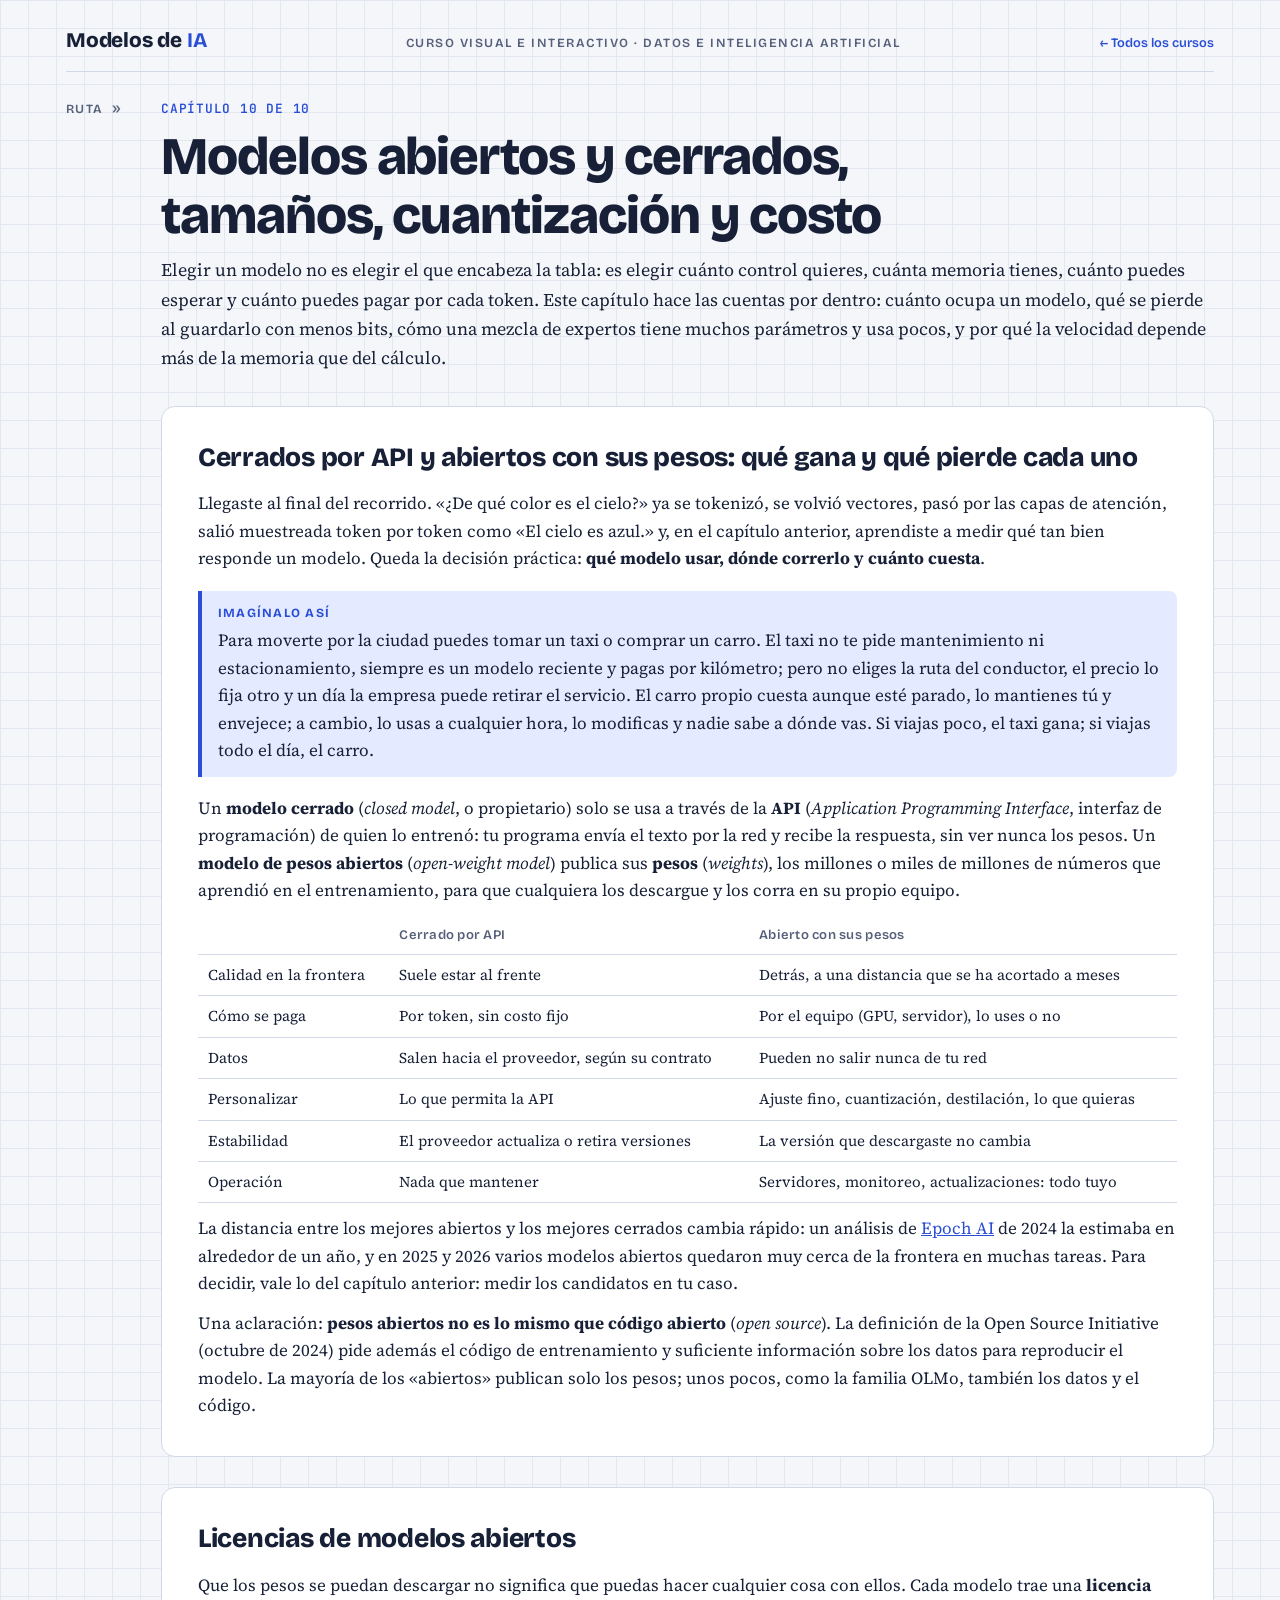
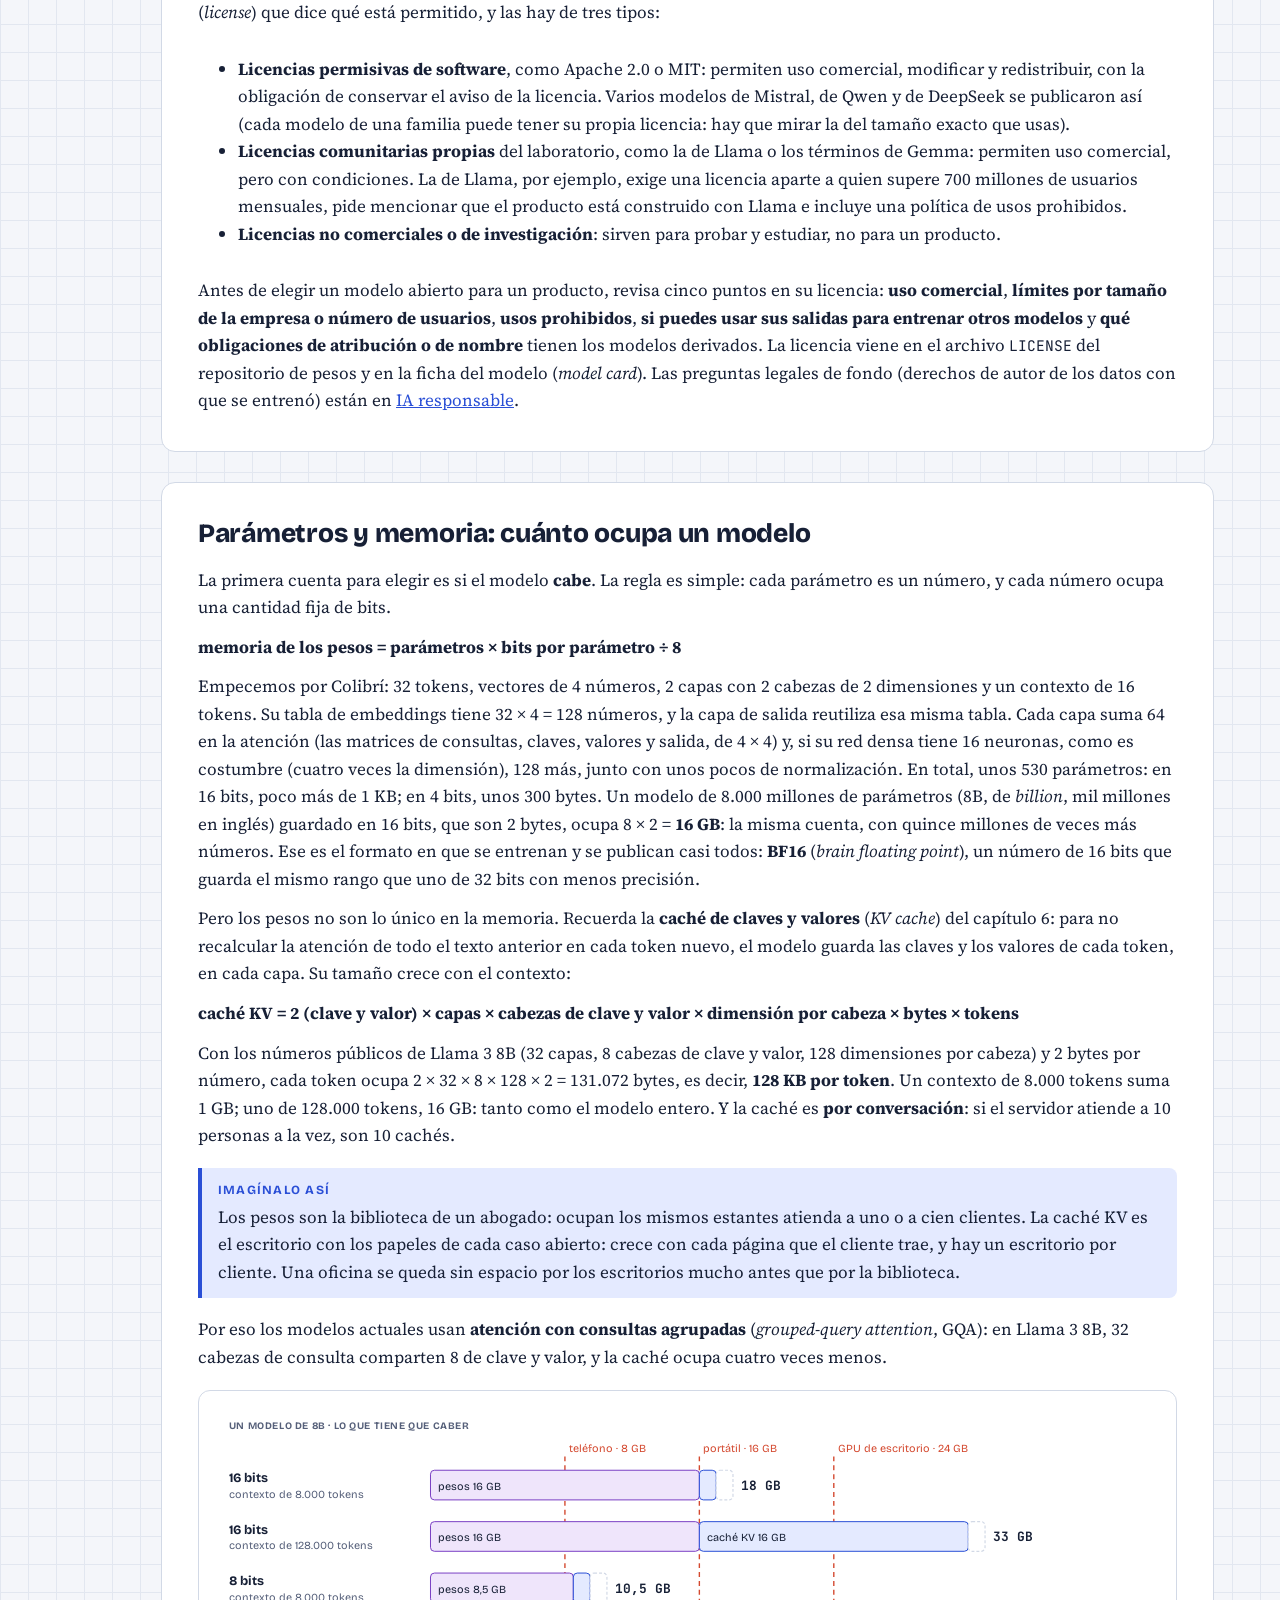
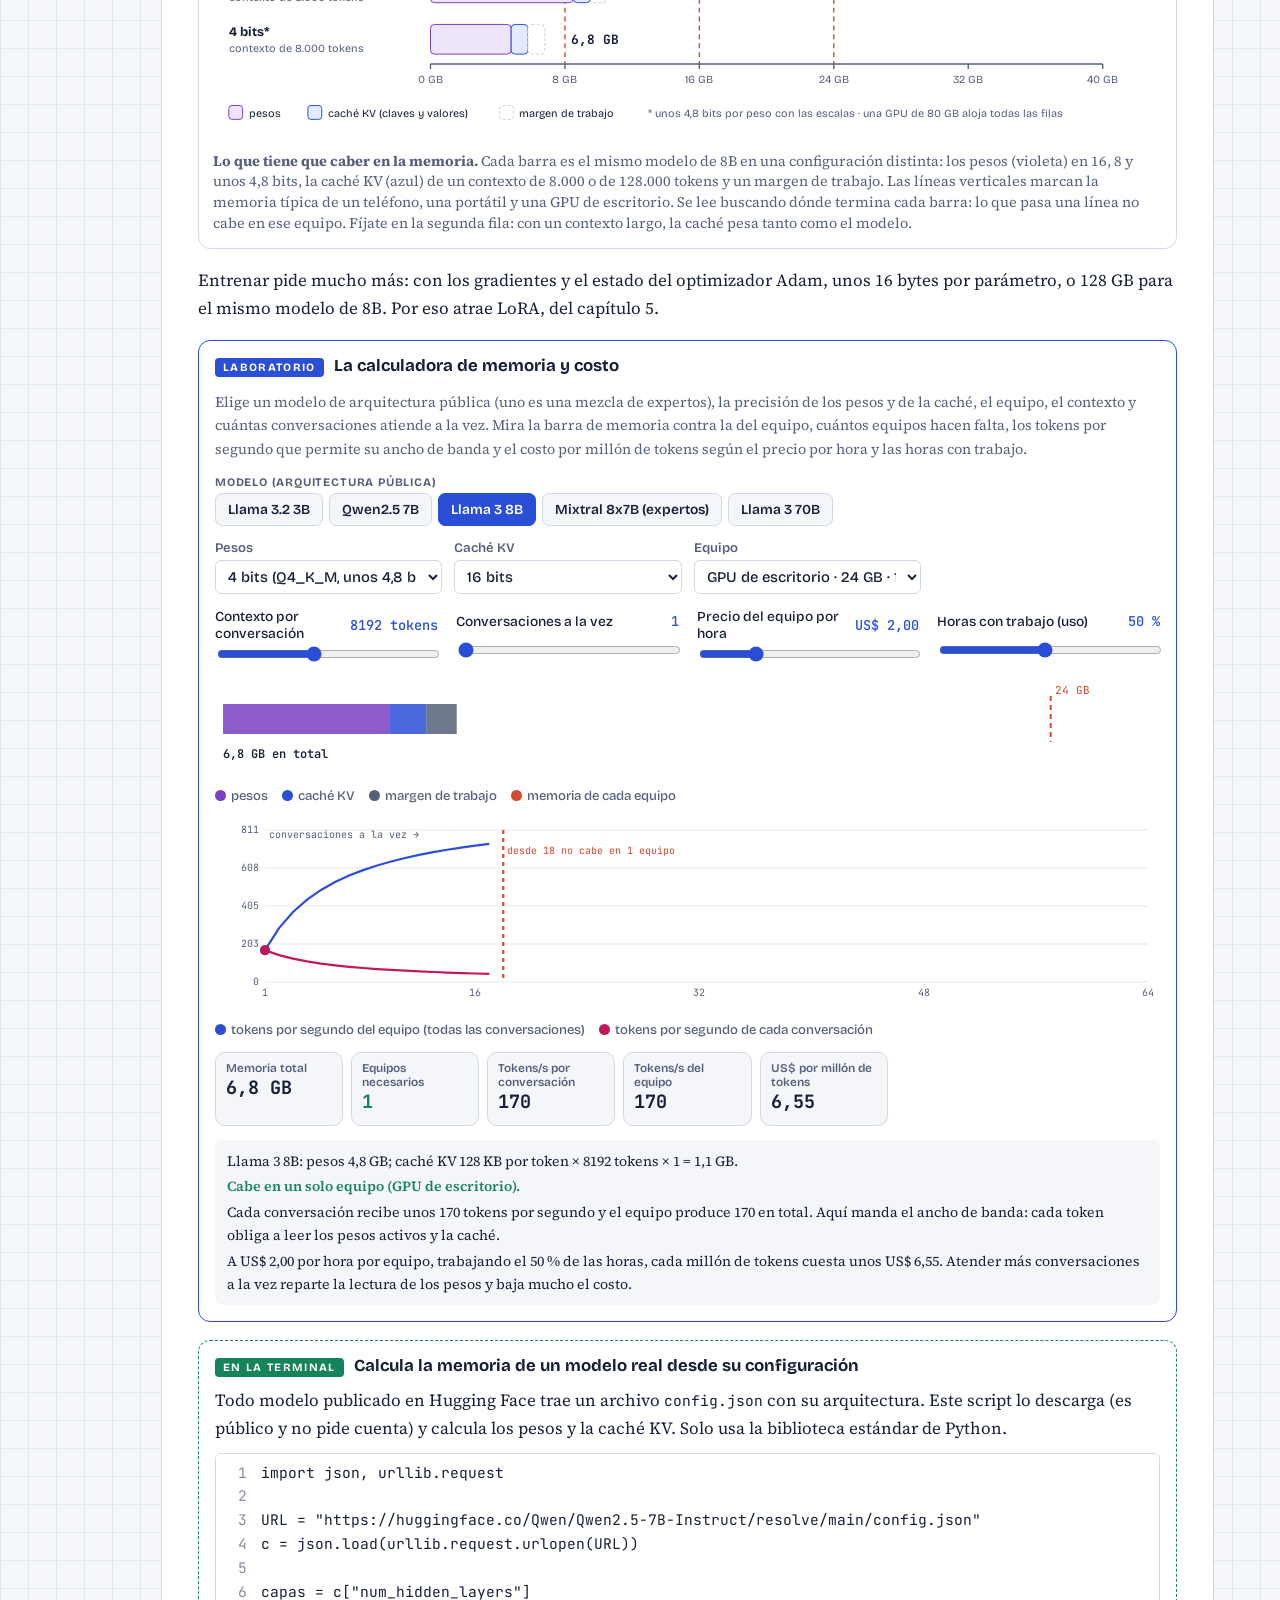
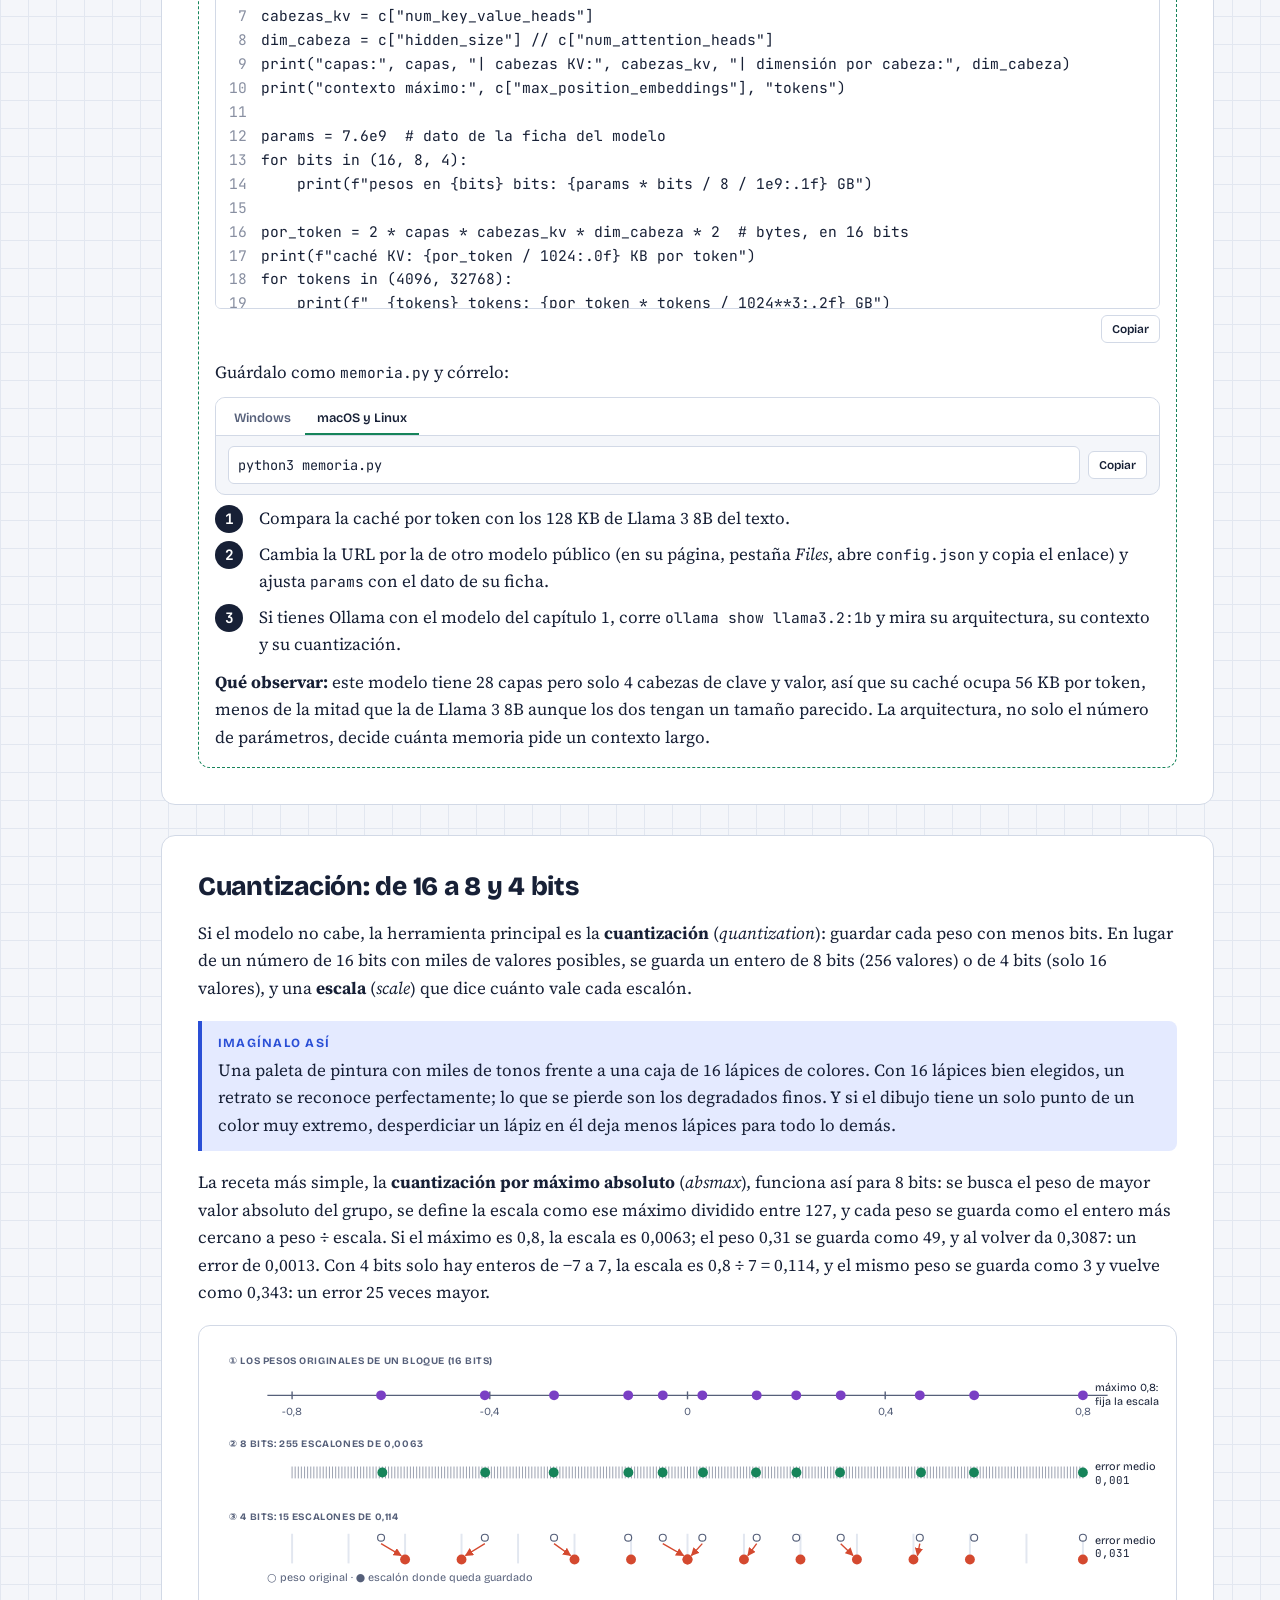
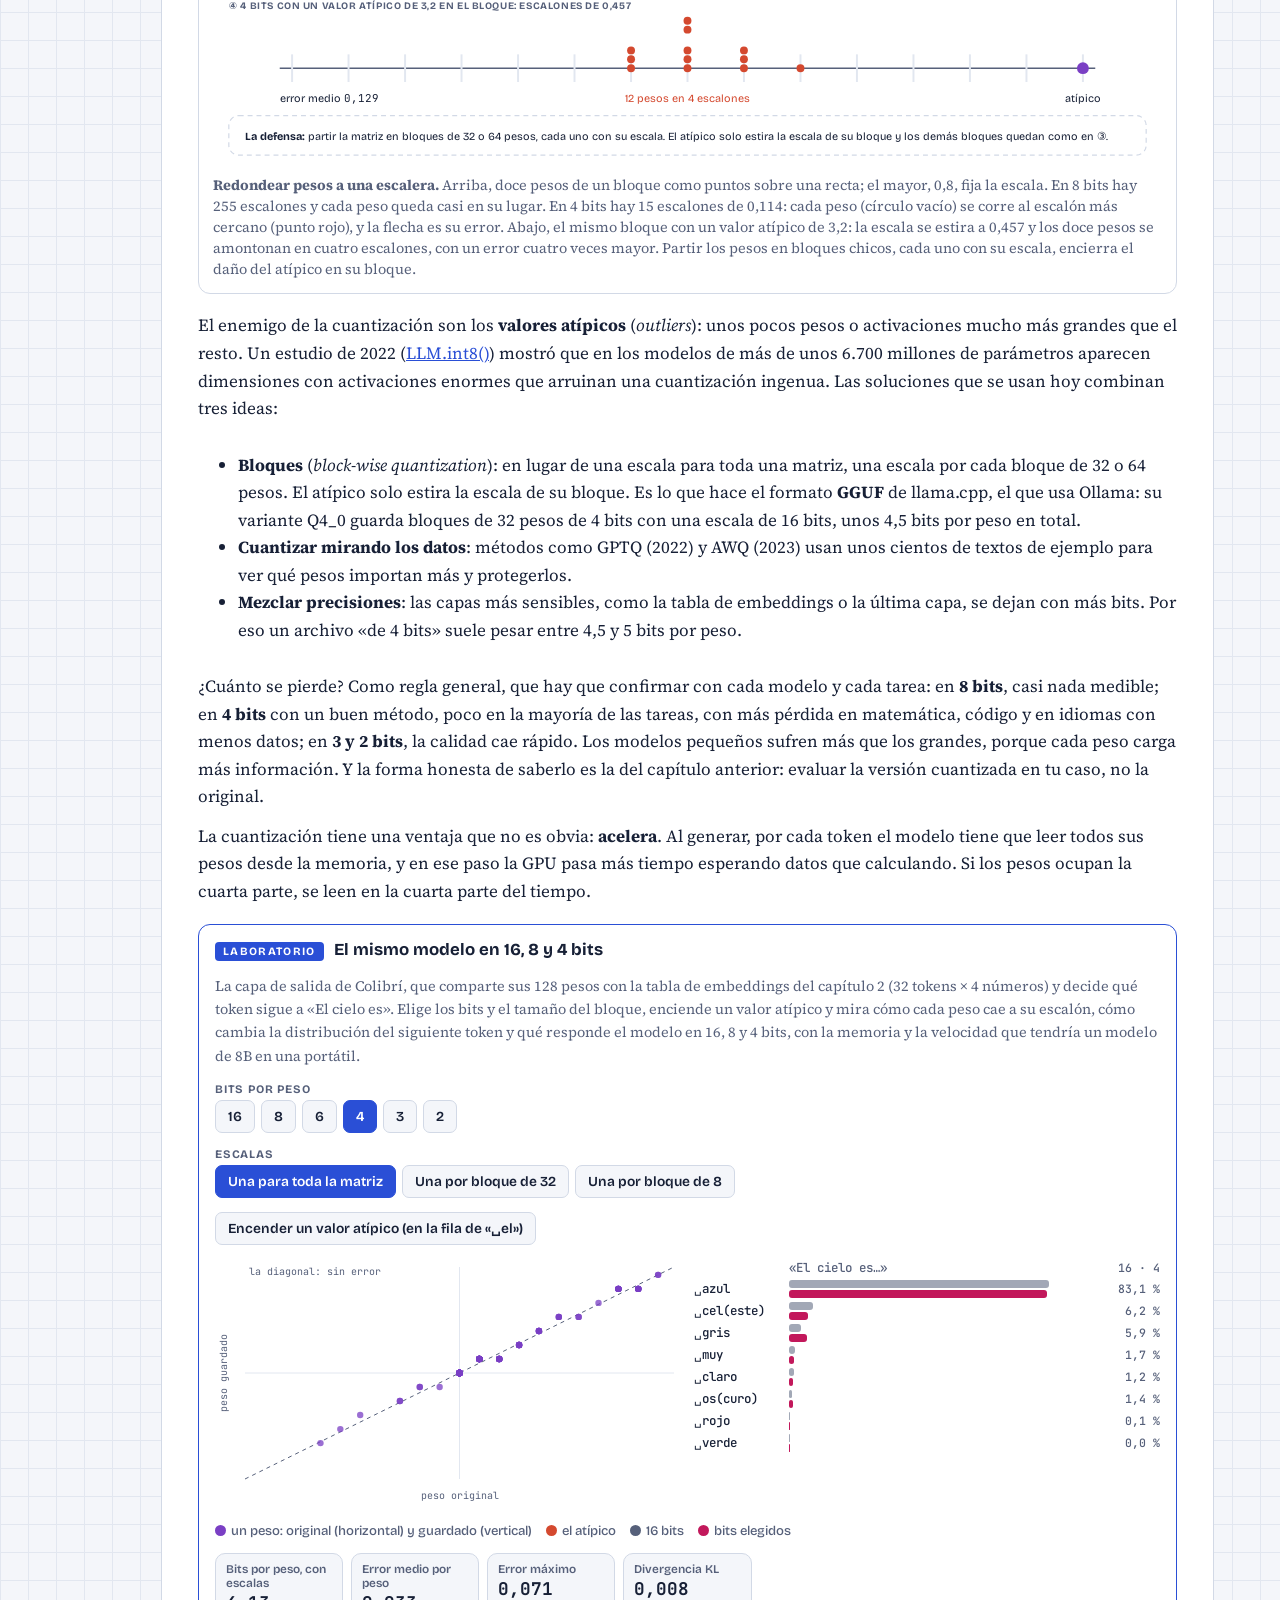
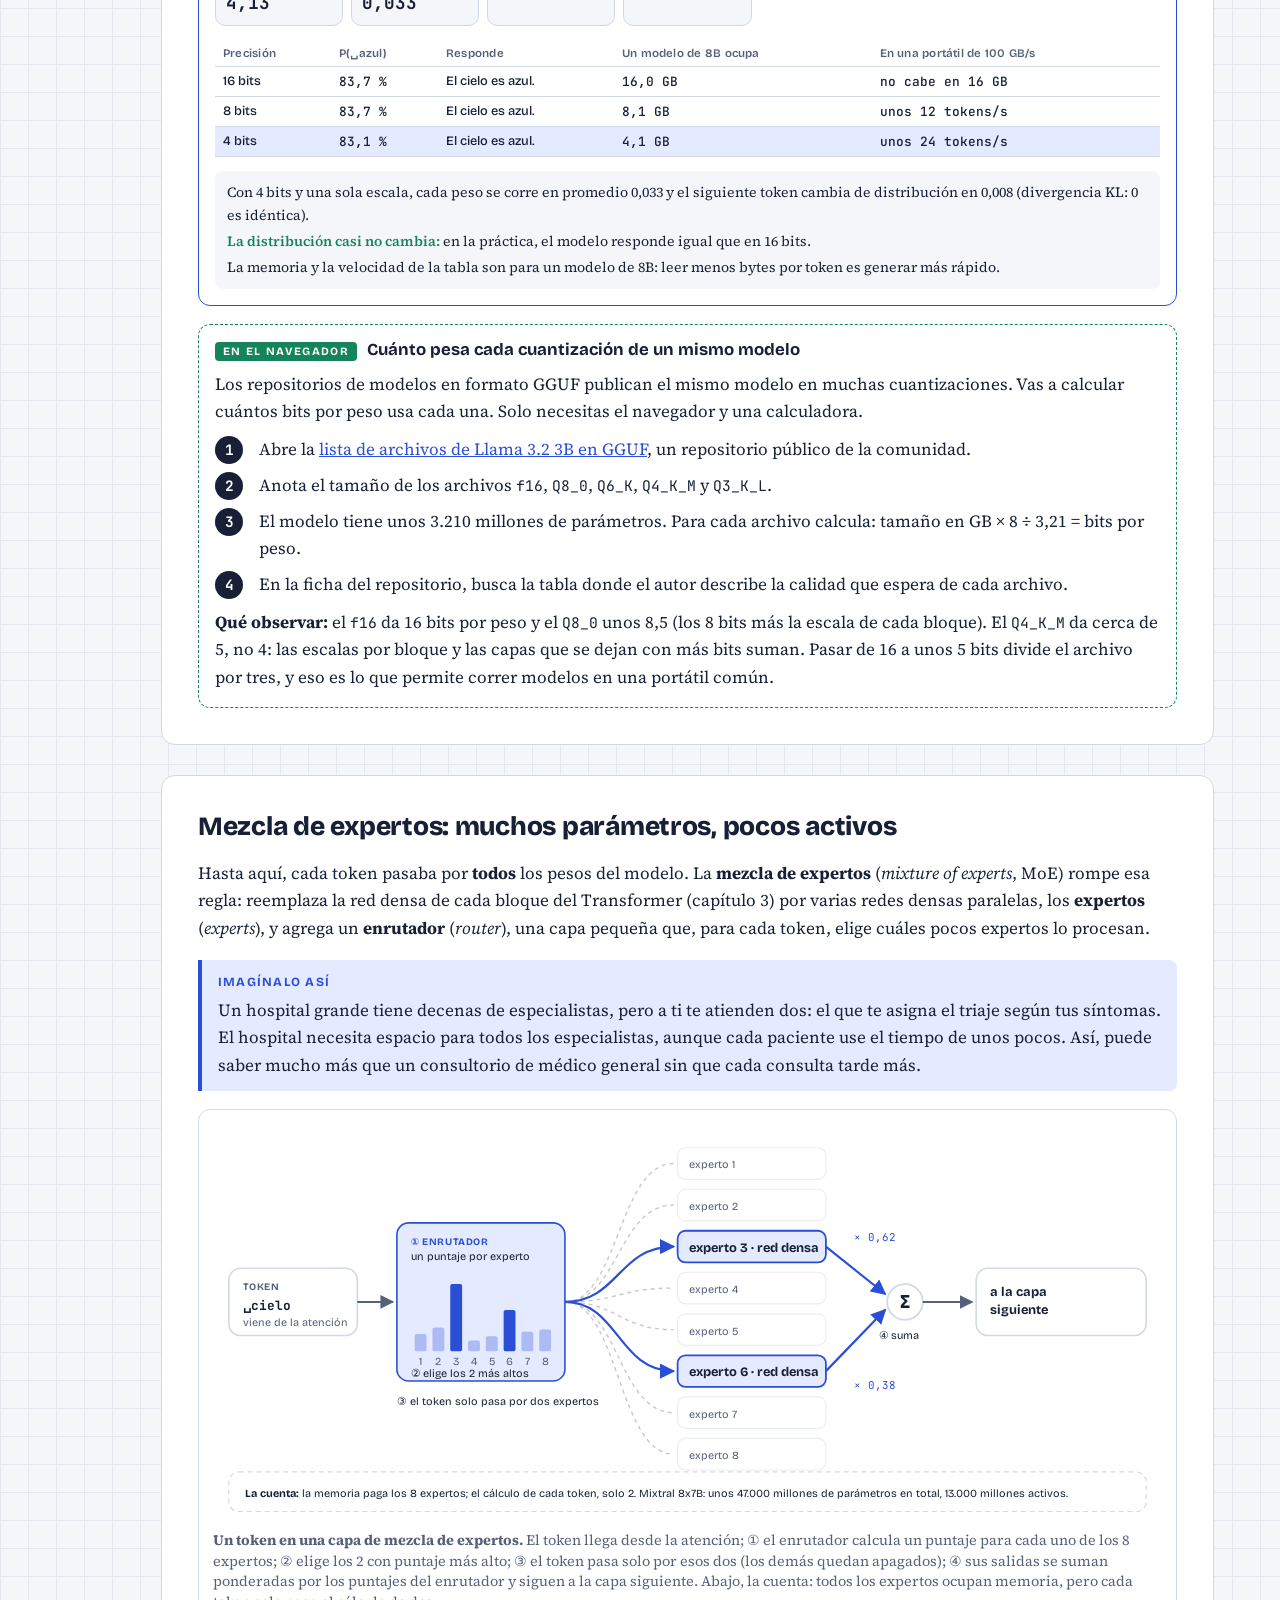
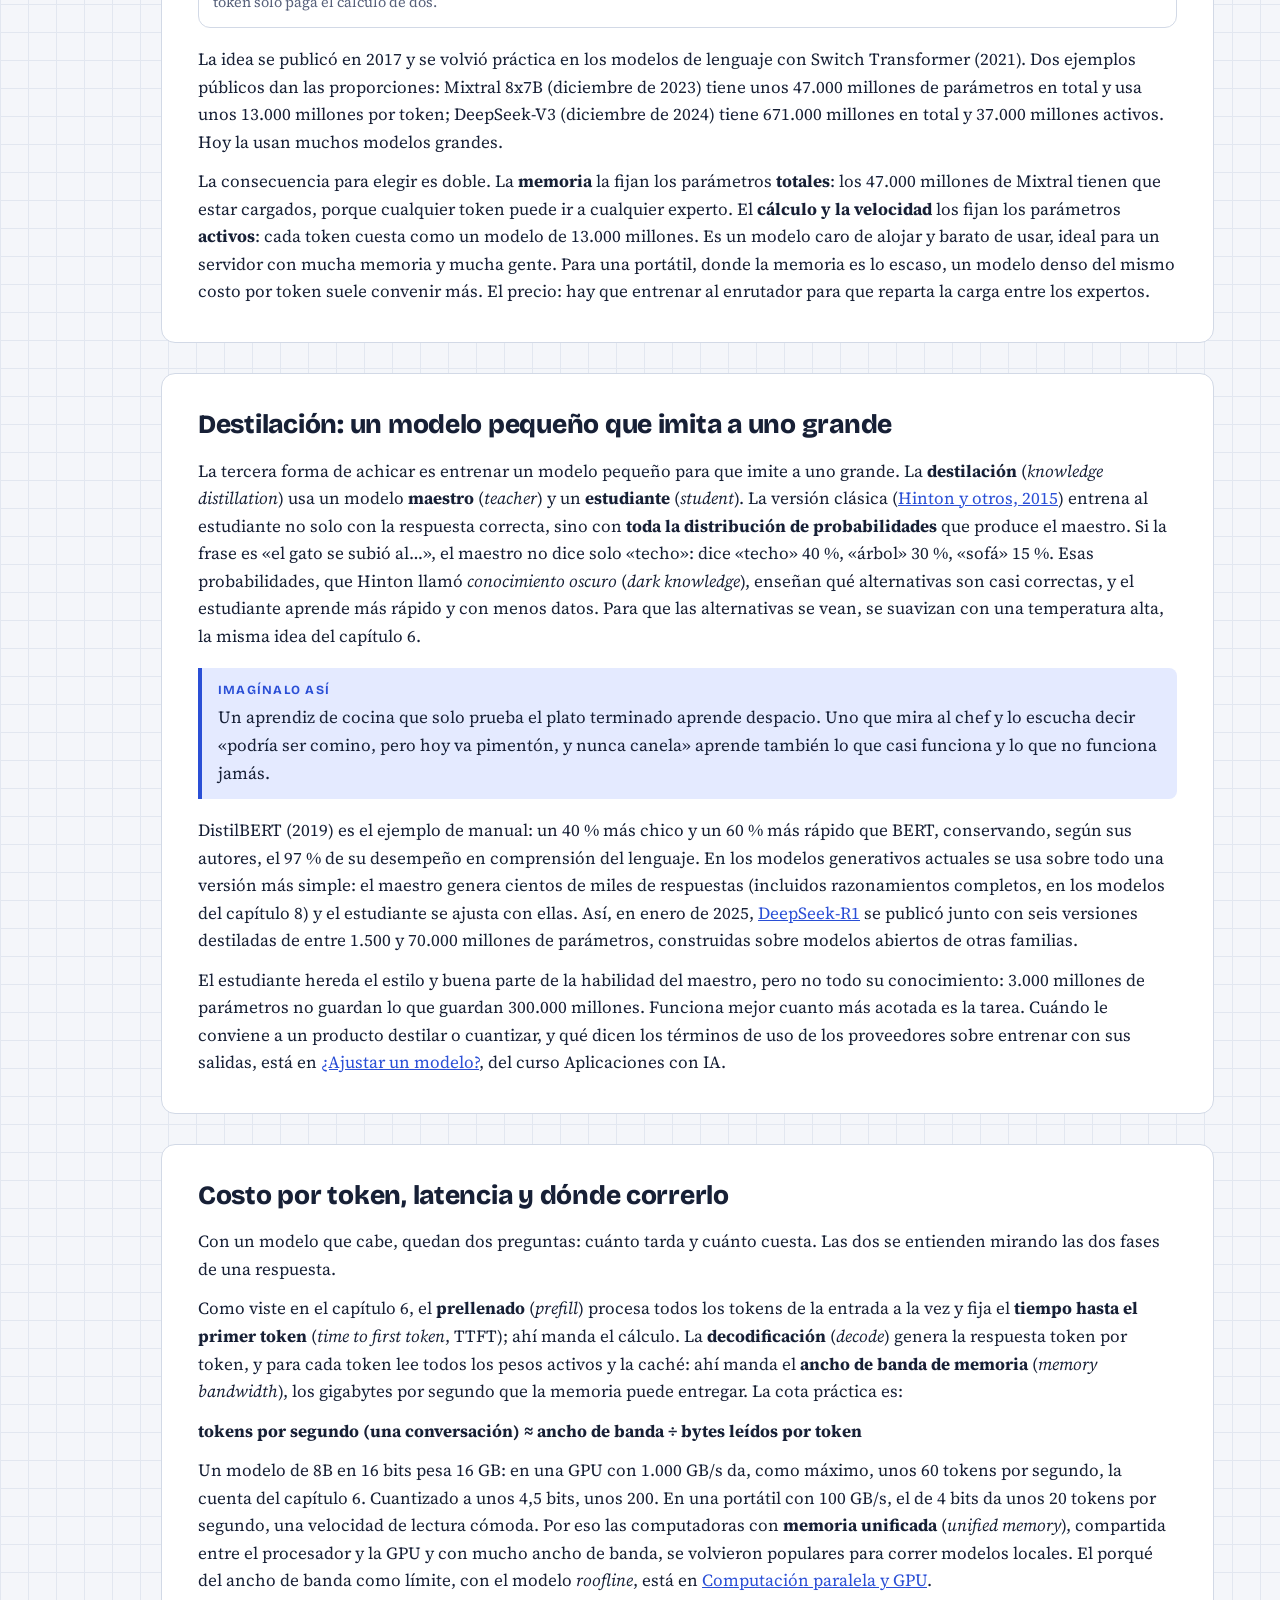
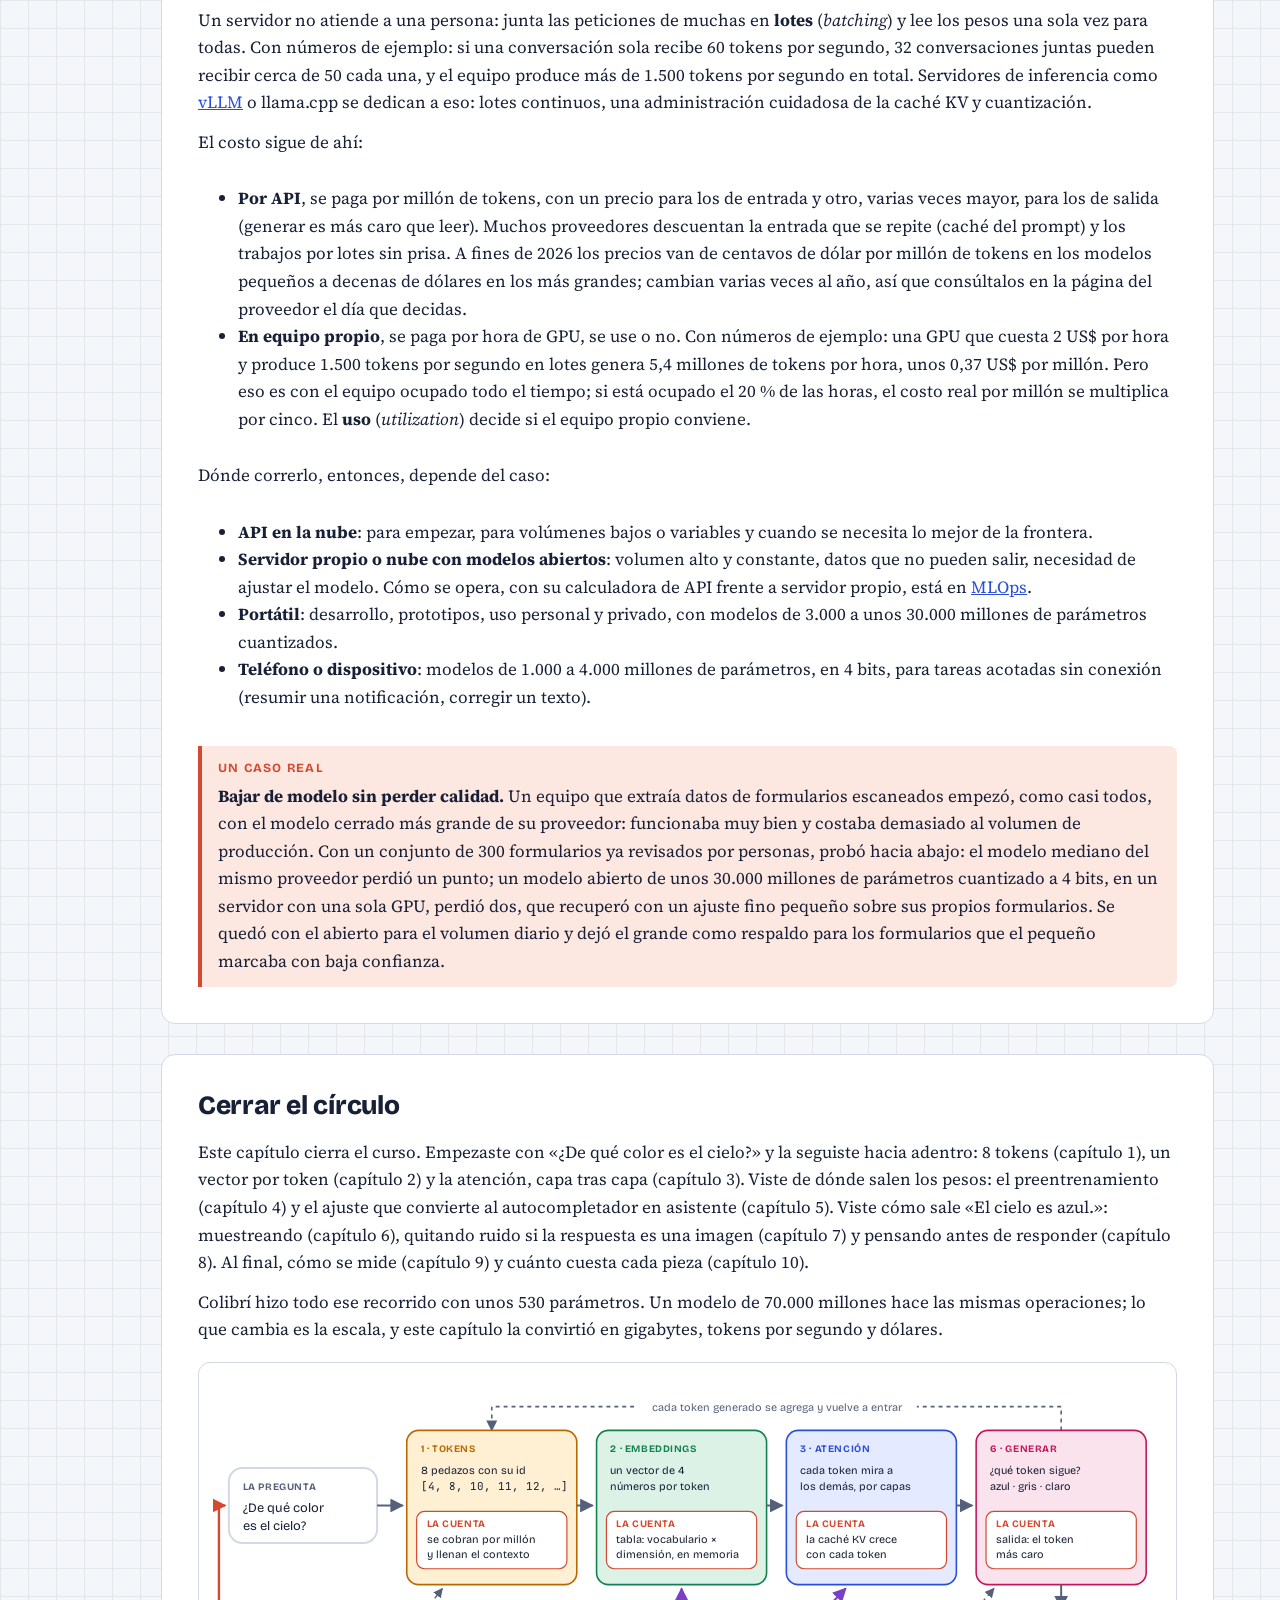
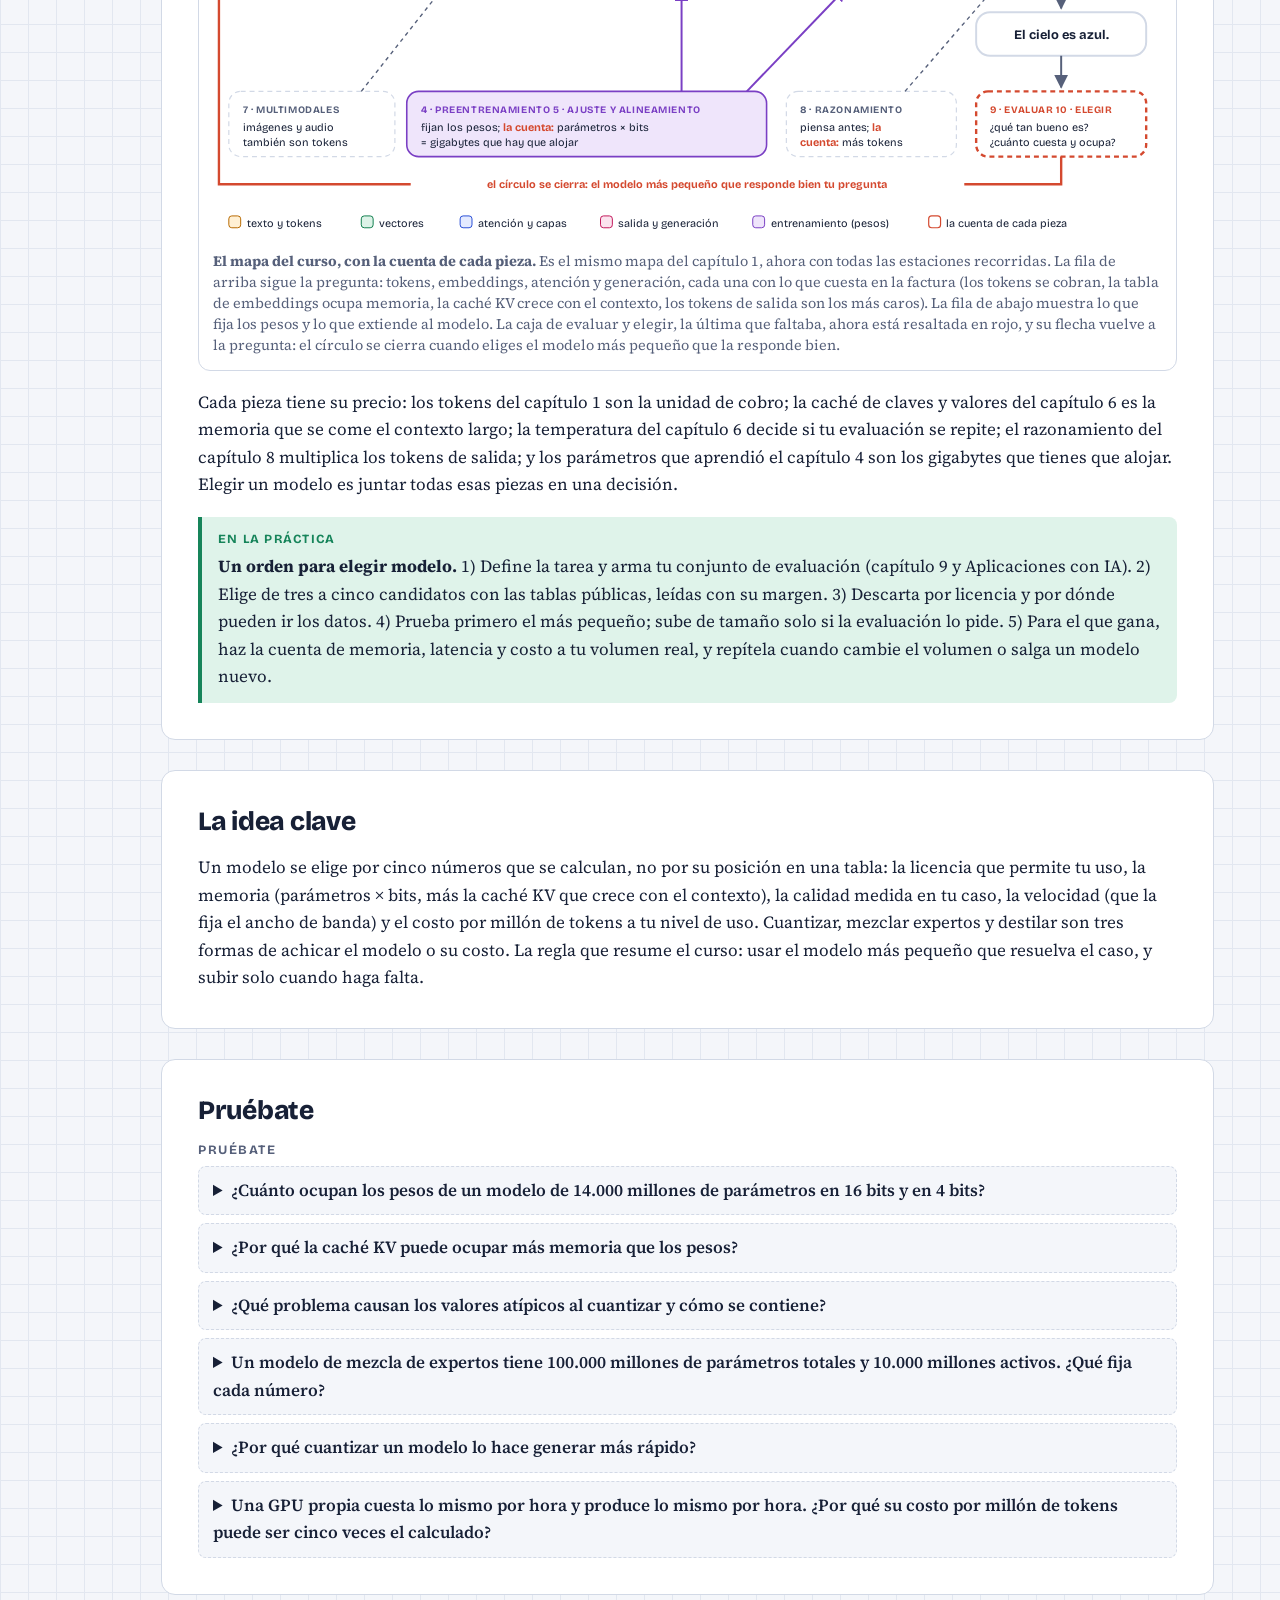
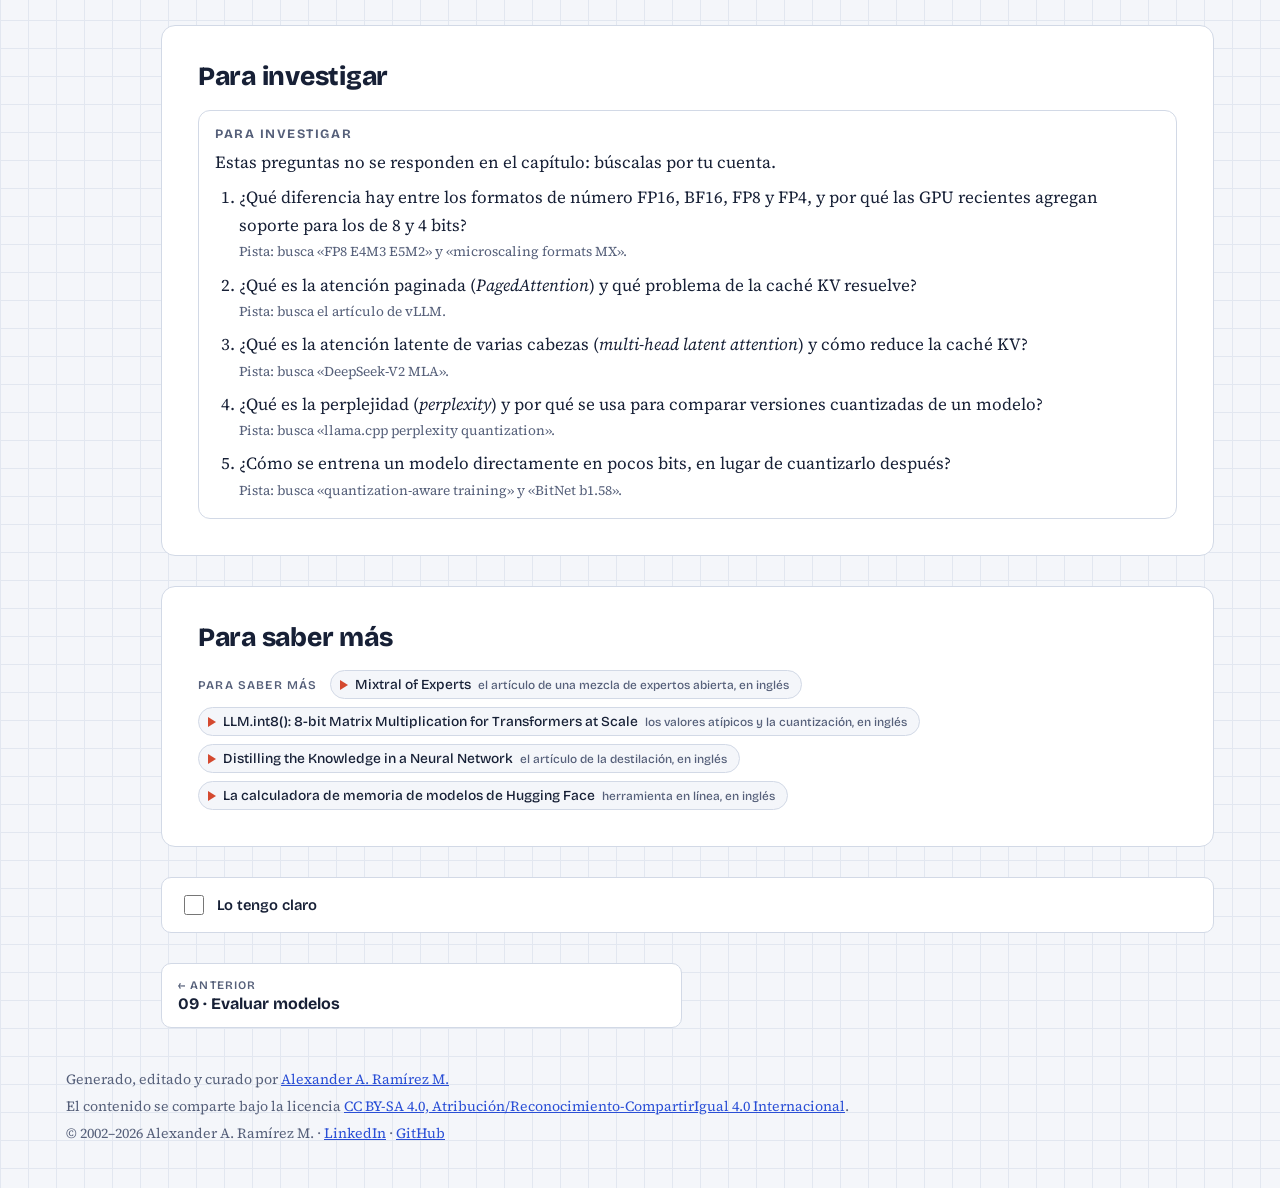
<file: 10-abiertos-cerrados-y-costo.html>
<!doctype html>
<html lang="es">
<head>
<!-- Google Tag Manager -->
<script>(function(w,d,s,l,i){w[l]=w[l]||[];w[l].push({'gtm.start':
new Date().getTime(),event:'gtm.js'});var f=d.getElementsByTagName(s)[0],
j=d.createElement(s),dl=l!='dataLayer'?'&l='+l:'';j.async=true;j.src=
'https://www.googletagmanager.com/gtm.js?id='+i+dl;f.parentNode.insertBefore(j,f);
})(window,document,'script','dataLayer','GTM-KX76XF8R');</script>
<!-- End Google Tag Manager -->
<meta charset="utf-8">
<meta name="viewport" content="width=device-width, initial-scale=1, viewport-fit=cover">
<title>Abiertos, cerrados y costo · Modelos de IA · Modelos de IA</title>
<meta name="claude:viewport-fit-sides" content="cover">
<meta name="description" content="Cómo funciona por dentro un modelo de lenguaje: tokens, embeddings, atención y el Transformer, cómo se entrena y se alinea, cómo genera y razona, y cómo se evalúa y se elige.">
<link rel="preconnect" href="https://fonts.googleapis.com">
<link rel="preconnect" href="https://fonts.gstatic.com" crossorigin>
<link rel="stylesheet" href="https://fonts.googleapis.com/css2?family=Bricolage+Grotesque:opsz,wght@12..96,500;12..96,700;12..96,800&family=JetBrains+Mono:wght@400;600&family=Source+Serif+4:ital,opsz,wght@0,8..60,400;0,8..60,600;1,8..60,400;1,8..60,600&display=swap">
<link rel="stylesheet" href="assets/style.css">
</head>
<body>
<!-- Google Tag Manager (noscript) -->
<noscript><iframe src="https://www.googletagmanager.com/ns.html?id=GTM-KX76XF8R"
height="0" width="0" style="display:none;visibility:hidden"></iframe></noscript>
<!-- End Google Tag Manager (noscript) -->
<div class="wrap" data-page="abiertos-cerrados-y-costo">
<header class="topbar"><a class="brand" href="index.html">Modelos de <b>IA</b></a><span class="eyebrow">Curso visual e interactivo · Datos e inteligencia artificial</span><a class="al-sitio" href="https://aaramirez.github.io/">← Todos los cursos</a></header>
<div class="layout">
<nav class="toc" id="toc" aria-label="Ruta de aprendizaje"></nav>
<main>
<header class="page-head"><span class="num">CAPÍTULO 10 DE 10</span><h1>Modelos abiertos y cerrados, tamaños, cuantización y costo</h1><p class="lede">Elegir un modelo no es elegir el que encabeza la tabla: es elegir cuánto control quieres, cuánta memoria tienes, cuánto puedes esperar y cuánto puedes pagar por cada token. Este capítulo hace las cuentas por dentro: cuánto ocupa un modelo, qué se pierde al guardarlo con menos bits, cómo una mezcla de expertos tiene muchos parámetros y usa pocos, y por qué la velocidad depende más de la memoria que del cálculo.</p></header>
<section><h2>Cerrados por API y abiertos con sus pesos: qué gana y qué pierde cada uno</h2><div class="prose"><p>Llegaste al final del recorrido. «¿De qué color es el cielo?» ya se tokenizó, se volvió vectores, pasó por las capas de atención, salió muestreada token por token como «El cielo es azul.» y, en el capítulo anterior, aprendiste a medir qué tan bien responde un modelo. Queda la decisión práctica: <b>qué modelo usar, dónde correrlo y cuánto cuesta</b>.</p></div><div class="analogia"><b>Imagínalo así</b><p>Para moverte por la ciudad puedes tomar un taxi o comprar un carro. El taxi no te pide mantenimiento ni estacionamiento, siempre es un modelo reciente y pagas por kilómetro; pero no eliges la ruta del conductor, el precio lo fija otro y un día la empresa puede retirar el servicio. El carro propio cuesta aunque esté parado, lo mantienes tú y envejece; a cambio, lo usas a cualquier hora, lo modificas y nadie sabe a dónde vas. Si viajas poco, el taxi gana; si viajas todo el día, el carro.</p></div><div class="prose"><p>Un <b>modelo cerrado</b> (<i>closed model</i>, o propietario) solo se usa a través de la <b>API</b> (<i>Application Programming Interface</i>, interfaz de programación) de quien lo entrenó: tu programa envía el texto por la red y recibe la respuesta, sin ver nunca los pesos. Un <b>modelo de pesos abiertos</b> (<i>open-weight model</i>) publica sus <b>pesos</b> (<i>weights</i>), los millones o miles de millones de números que aprendió en el entrenamiento, para que cualquiera los descargue y los corra en su propio equipo.</p><div class="tbl"><table><thead><tr><th></th><th>Cerrado por API</th><th>Abierto con sus pesos</th></tr></thead><tbody><tr><td>Calidad en la frontera</td><td>Suele estar al frente</td><td>Detrás, a una distancia que se ha acortado a meses</td></tr><tr><td>Cómo se paga</td><td>Por token, sin costo fijo</td><td>Por el equipo (GPU, servidor), lo uses o no</td></tr><tr><td>Datos</td><td>Salen hacia el proveedor, según su contrato</td><td>Pueden no salir nunca de tu red</td></tr><tr><td>Personalizar</td><td>Lo que permita la API</td><td>Ajuste fino, cuantización, destilación, lo que quieras</td></tr><tr><td>Estabilidad</td><td>El proveedor actualiza o retira versiones</td><td>La versión que descargaste no cambia</td></tr><tr><td>Operación</td><td>Nada que mantener</td><td>Servidores, monitoreo, actualizaciones: todo tuyo</td></tr></tbody></table></div><p>La distancia entre los mejores abiertos y los mejores cerrados cambia rápido: un análisis de <a href="https://epoch.ai/blog/open-models-report" target="_blank" rel="noopener">Epoch AI</a> de 2024 la estimaba en alrededor de un año, y en 2025 y 2026 varios modelos abiertos quedaron muy cerca de la frontera en muchas tareas. Para decidir, vale lo del capítulo anterior: medir los candidatos en tu caso.</p><p>Una aclaración: <b>pesos abiertos no es lo mismo que código abierto</b> (<i>open source</i>). La definición de la Open Source Initiative (octubre de 2024) pide además el código de entrenamiento y suficiente información sobre los datos para reproducir el modelo. La mayoría de los «abiertos» publican solo los pesos; unos pocos, como la familia OLMo, también los datos y el código.</p></div></section>
<section><h2>Licencias de modelos abiertos</h2><div class="prose"><p>Que los pesos se puedan descargar no significa que puedas hacer cualquier cosa con ellos. Cada modelo trae una <b>licencia</b> (<i>license</i>) que dice qué está permitido, y las hay de tres tipos:</p><ul><li><b>Licencias permisivas de software</b>, como Apache 2.0 o MIT: permiten uso comercial, modificar y redistribuir, con la obligación de conservar el aviso de la licencia. Varios modelos de Mistral, de Qwen y de DeepSeek se publicaron así (cada modelo de una familia puede tener su propia licencia: hay que mirar la del tamaño exacto que usas).</li><li><b>Licencias comunitarias propias</b> del laboratorio, como la de Llama o los términos de Gemma: permiten uso comercial, pero con condiciones. La de Llama, por ejemplo, exige una licencia aparte a quien supere 700 millones de usuarios mensuales, pide mencionar que el producto está construido con Llama e incluye una política de usos prohibidos.</li><li><b>Licencias no comerciales o de investigación</b>: sirven para probar y estudiar, no para un producto.</li></ul><p>Antes de elegir un modelo abierto para un producto, revisa cinco puntos en su licencia: <b>uso comercial</b>, <b>límites por tamaño de la empresa o número de usuarios</b>, <b>usos prohibidos</b>, <b>si puedes usar sus salidas para entrenar otros modelos</b> y <b>qué obligaciones de atribución o de nombre</b> tienen los modelos derivados. La licencia viene en el archivo <code>LICENSE</code> del repositorio de pesos y en la ficha del modelo (<i>model card</i>). Las preguntas legales de fondo (derechos de autor de los datos con que se entrenó) están en <a href="https://aaramirez.github.io/ia-responsable/temario.html" target="_blank" rel="noopener">IA responsable</a>.</p></div></section>
<section><h2>Parámetros y memoria: cuánto ocupa un modelo</h2><div class="prose"><p>La primera cuenta para elegir es si el modelo <b>cabe</b>. La regla es simple: cada parámetro es un número, y cada número ocupa una cantidad fija de bits.</p><p><b>memoria de los pesos = parámetros × bits por parámetro ÷ 8</b></p><p>Empecemos por Colibrí: 32 tokens, vectores de 4 números, 2 capas con 2 cabezas de 2 dimensiones y un contexto de 16 tokens. Su tabla de embeddings tiene 32 × 4 = 128 números, y la capa de salida reutiliza esa misma tabla. Cada capa suma 64 en la atención (las matrices de consultas, claves, valores y salida, de 4 × 4) y, si su red densa tiene 16 neuronas, como es costumbre (cuatro veces la dimensión), 128 más, junto con unos pocos de normalización. En total, unos 530 parámetros: en 16 bits, poco más de 1 KB; en 4 bits, unos 300 bytes. Un modelo de 8.000 millones de parámetros (8B, de <i>billion</i>, mil millones en inglés) guardado en 16 bits, que son 2 bytes, ocupa 8 × 2 = <b>16 GB</b>: la misma cuenta, con quince millones de veces más números. Ese es el formato en que se entrenan y se publican casi todos: <b>BF16</b> (<i>brain floating point</i>), un número de 16 bits que guarda el mismo rango que uno de 32 bits con menos precisión.</p><p>Pero los pesos no son lo único en la memoria. Recuerda la <b>caché de claves y valores</b> (<i>KV cache</i>) del capítulo 6: para no recalcular la atención de todo el texto anterior en cada token nuevo, el modelo guarda las claves y los valores de cada token, en cada capa. Su tamaño crece con el contexto:</p><p><b>caché KV = 2 (clave y valor) × capas × cabezas de clave y valor × dimensión por cabeza × bytes × tokens</b></p><p>Con los números públicos de Llama 3 8B (32 capas, 8 cabezas de clave y valor, 128 dimensiones por cabeza) y 2 bytes por número, cada token ocupa 2 × 32 × 8 × 128 × 2 = 131.072 bytes, es decir, <b>128 KB por token</b>. Un contexto de 8.000 tokens suma 1 GB; uno de 128.000 tokens, 16 GB: tanto como el modelo entero. Y la caché es <b>por conversación</b>: si el servidor atiende a 10 personas a la vez, son 10 cachés.</p></div><div class="analogia"><b>Imagínalo así</b><p>Los pesos son la biblioteca de un abogado: ocupan los mismos estantes atienda a uno o a cien clientes. La caché KV es el escritorio con los papeles de cada caso abierto: crece con cada página que el cliente trae, y hay un escritorio por cliente. Una oficina se queda sin espacio por los escritorios mucho antes que por la biblioteca.</p></div><div class="prose"><p>Por eso los modelos actuales usan <b>atención con consultas agrupadas</b> (<i>grouped-query attention</i>, GQA): en Llama 3 8B, 32 cabezas de consulta comparten 8 de clave y valor, y la caché ocupa cuatro veces menos.</p></div><figure class="fig fig-comparacion" id="10-diagrama-1"><div class="lienzo"><svg viewBox="0 0 960 340" style="min-width:760px" role="img" aria-label="Memoria que necesita un modelo de 8.000 millones de parámetros en cuatro configuraciones. En 16 bits con 8.000 tokens de contexto: 16 GB de pesos, 1 de caché y 1 de margen, 18 GB. En 16 bits con 128.000 tokens: la caché sube a 16 GB y el total a 33 GB. En 8 bits: unos 10,5 GB. En 4 bits: unos 6,8 GB. Líneas verticales marcan un teléfono de 8 GB, una portátil de 16 GB y una GPU de escritorio de 24 GB; una GPU de centro de datos de 80 GB aloja todas.">
<text x="16" y="24" class="t t-xs t-b t-m">UN MODELO DE 8B · LO QUE TIENE QUE CABER</text>
<line x1="356.0" y1="52" x2="356.0" y2="262" class="ln s-warm" style="stroke-dasharray:5 4"/>
<text x="360.0" y="48" class="t t-s k-warm">teléfono · 8 GB</text>
<line x1="492.0" y1="52" x2="492.0" y2="262" class="ln s-warm" style="stroke-dasharray:5 4"/>
<text x="496.0" y="48" class="t t-s k-warm">portátil · 16 GB</text>
<line x1="628.0" y1="52" x2="628.0" y2="262" class="ln s-warm" style="stroke-dasharray:5 4"/>
<text x="632.0" y="48" class="t t-s k-warm">GPU de escritorio · 24 GB</text>
<text x="16" y="78" class="t t-b">16 bits</text>
<text x="16" y="94" class="t t-s t-m">contexto de 8.000 tokens</text>
<rect x="220.0" y="66" width="272.0" height="30" rx="4" class="c-tra"/>
<rect x="492.0" y="66" width="17.0" height="30" rx="4" class="c-red"/>
<rect x="509.0" y="66" width="17.0" height="30" rx="4" class="caja" style="stroke-dasharray:3 2"/>
<text x="534.0" y="86" class="t t-b t-mono">18 GB</text>
<text x="228.0" y="86" class="t t-s">pesos 16 GB</text>
<text x="16" y="130" class="t t-b">16 bits</text>
<text x="16" y="146" class="t t-s t-m">contexto de 128.000 tokens</text>
<rect x="220.0" y="118" width="272.0" height="30" rx="4" class="c-tra"/>
<rect x="492.0" y="118" width="272.0" height="30" rx="4" class="c-red"/>
<rect x="764.0" y="118" width="17.0" height="30" rx="4" class="caja" style="stroke-dasharray:3 2"/>
<text x="789.0" y="138" class="t t-b t-mono">33 GB</text>
<text x="228.0" y="138" class="t t-s">pesos 16 GB</text>
<text x="500.0" y="138" class="t t-s">caché KV 16 GB</text>
<text x="16" y="182" class="t t-b">8 bits</text>
<text x="16" y="198" class="t t-s t-m">contexto de 8.000 tokens</text>
<rect x="220.0" y="170" width="144.5" height="30" rx="4" class="c-tra"/>
<rect x="364.5" y="170" width="17.0" height="30" rx="4" class="c-red"/>
<rect x="381.5" y="170" width="17.0" height="30" rx="4" class="caja" style="stroke-dasharray:3 2"/>
<text x="406.5" y="190" class="t t-b t-mono">10,5 GB</text>
<text x="228.0" y="190" class="t t-s">pesos 8,5 GB</text>
<text x="16" y="234" class="t t-b">4 bits*</text>
<text x="16" y="250" class="t t-s t-m">contexto de 8.000 tokens</text>
<rect x="220.0" y="222" width="81.6" height="30" rx="4" class="c-tra"/>
<rect x="301.6" y="222" width="17.0" height="30" rx="4" class="c-red"/>
<rect x="318.6" y="222" width="17.0" height="30" rx="4" class="caja" style="stroke-dasharray:3 2"/>
<text x="362" y="242" class="t t-b t-mono">6,8 GB</text>
<line x1="220.0" y1="262" x2="900.0" y2="262" class="ln"/>
<line x1="220.0" y1="262" x2="220.0" y2="267" class="ln"/><text x="220.0" y="281" class="t t-s t-m" text-anchor="middle">0 GB</text>
<line x1="356.0" y1="262" x2="356.0" y2="267" class="ln"/><text x="356.0" y="281" class="t t-s t-m" text-anchor="middle">8 GB</text>
<line x1="492.0" y1="262" x2="492.0" y2="267" class="ln"/><text x="492.0" y="281" class="t t-s t-m" text-anchor="middle">16 GB</text>
<line x1="628.0" y1="262" x2="628.0" y2="267" class="ln"/><text x="628.0" y="281" class="t t-s t-m" text-anchor="middle">24 GB</text>
<line x1="764.0" y1="262" x2="764.0" y2="267" class="ln"/><text x="764.0" y="281" class="t t-s t-m" text-anchor="middle">32 GB</text>
<line x1="900.0" y1="262" x2="900.0" y2="267" class="ln"/><text x="900.0" y="281" class="t t-s t-m" text-anchor="middle">40 GB</text>
<rect x="16" y="304" width="14" height="14" rx="3" class="c-tra"/><text x="36" y="316" class="t t-s">pesos</text>
<rect x="96" y="304" width="14" height="14" rx="3" class="c-red"/><text x="116" y="316" class="t t-s">caché KV (claves y valores)</text>
<rect x="290" y="304" width="14" height="14" rx="3" class="caja" style="stroke-dasharray:3 2"/><text x="310" y="316" class="t t-s">margen de trabajo</text>
<text x="440" y="316" class="t t-s t-m">* unos 4,8 bits por peso con las escalas · una GPU de 80 GB aloja todas las filas</text>
</svg></div><figcaption><b>Lo que tiene que caber en la memoria.</b> Cada barra es el mismo modelo de 8B en una configuración distinta: los pesos (violeta) en 16, 8 y unos 4,8 bits, la caché KV (azul) de un contexto de 8.000 o de 128.000 tokens y un margen de trabajo. Las líneas verticales marcan la memoria típica de un teléfono, una portátil y una GPU de escritorio. Se lee buscando dónde termina cada barra: lo que pasa una línea no cabe en ese equipo. Fíjate en la segunda fila: con un contexto largo, la caché pesa tanto como el modelo.</figcaption></figure><div class="prose"><p>Entrenar pide mucho más: con los gradientes y el estado del optimizador Adam, unos 16 bytes por parámetro, o 128 GB para el mismo modelo de 8B. Por eso atrae LoRA, del capítulo 5.</p></div><div class="lab" id="10-lab-1"><div class="lab-title"><span class="tag">Laboratorio</span><h3>La calculadora de memoria y costo</h3></div><p class="hint">Elige un modelo de arquitectura pública (uno es una mezcla de expertos), la precisión de los pesos y de la caché, el equipo, el contexto y cuántas conversaciones atiende a la vez. Mira la barra de memoria contra la del equipo, cuántos equipos hacen falta, los tokens por segundo que permite su ancho de banda y el costo por millón de tokens según el precio por hora y las horas con trabajo.</p><style>
[id="10-lab-1"] .c10l1-g{display:grid;gap:4px}
[id="10-lab-1"] .c10l1-g>span{font:700 .72rem var(--f-display);letter-spacing:.07em;text-transform:uppercase;color:var(--muted)}
[id="10-lab-1"] .c10l1-kpis{display:grid;grid-template-columns:repeat(auto-fill,minmax(min(100%,128px),1fr));gap:8px}
[id="10-lab-1"] .c10l1-k{border:1px solid var(--line);border-radius:10px;padding:8px 10px;background:var(--paper)}
[id="10-lab-1"] .c10l1-k span{display:block;font:600 .74rem var(--f-display);color:var(--muted)}
[id="10-lab-1"] .c10l1-k output{font:700 1.15rem var(--f-mono);color:var(--ink)}
[id="10-lab-1"] .c10l1-k.mal output{color:var(--warm)}
[id="10-lab-1"] .c10l1-k.bien output{color:var(--good)}
[id="10-lab-1"] canvas{width:100%;display:block}
</style>
<div class="c10l1-g"><span>Modelo (arquitectura pública)</span>
<div class="btns" role="group" aria-label="Modelo" id="c10l1-m">
  <button type="button" data-m="l3" aria-pressed="false">Llama 3.2 3B</button>
  <button type="button" data-m="q7" aria-pressed="false">Qwen2.5 7B</button>
  <button type="button" data-m="l8" aria-pressed="true">Llama 3 8B</button>
  <button type="button" data-m="mx" aria-pressed="false">Mixtral 8x7B (expertos)</button>
  <button type="button" data-m="l70" aria-pressed="false">Llama 3 70B</button>
</div></div>
<div class="opciones">
  <label>Pesos
    <select id="c10l1-w"><option value="16">16 bits (BF16)</option><option value="8.5">8 bits (Q8_0, 8,5 bits por peso)</option><option value="4.8" selected>4 bits (Q4_K_M, unos 4,8 bits por peso)</option></select></label>
  <label>Caché KV
    <select id="c10l1-kv"><option value="16" selected>16 bits</option><option value="8">8 bits</option></select></label>
  <label>Equipo
    <select id="c10l1-eq">
      <option value="tel">Teléfono · 8 GB · 60 GB/s</option>
      <option value="p16">Portátil · 16 GB · 100 GB/s</option>
      <option value="m64">Portátil con memoria unificada · 64 GB · 400 GB/s</option>
      <option value="g24" selected>GPU de escritorio · 24 GB · 1.000 GB/s</option>
      <option value="g80">GPU de centro de datos · 80 GB · 3.350 GB/s</option>
    </select></label>
</div>
<div class="ctls">
  <label class="ctl">Contexto por conversación <output id="c10l1-c-o"></output>
    <input id="c10l1-c" type="range" min="0" max="7" step="1" value="3" aria-label="Contexto por conversación"></label>
  <label class="ctl">Conversaciones a la vez <output id="c10l1-n-o"></output>
    <input id="c10l1-n" type="range" min="1" max="64" step="1" value="1" aria-label="Conversaciones a la vez"></label>
  <label class="ctl">Precio del equipo por hora <output id="c10l1-p-o"></output>
    <input id="c10l1-p" type="range" min="0.1" max="8" step="0.1" value="2" aria-label="Precio del equipo por hora"></label>
  <label class="ctl">Horas con trabajo (uso) <output id="c10l1-u-o"></output>
    <input id="c10l1-u" type="range" min="5" max="100" step="5" value="50" aria-label="Porcentaje de uso"></label>
</div>
<canvas id="c10l1-mem" role="img" aria-label="Barra de memoria: pesos, caché y margen frente a la memoria del equipo"></canvas>
<div class="legend"><span><i style="background:var(--c-tra)"></i>pesos</span><span><i style="background:var(--c-red)"></i>caché KV</span><span><i style="background:var(--muted)"></i>margen de trabajo</span><span><i style="background:var(--warm)"></i>memoria de cada equipo</span></div>
<canvas id="c10l1-tp" role="img" aria-label="Tokens por segundo según cuántas conversaciones se atienden a la vez"></canvas>
<div class="legend"><span><i style="background:var(--accent)"></i>tokens por segundo del equipo (todas las conversaciones)</span><span><i style="background:var(--c-apl)"></i>tokens por segundo de cada conversación</span></div>
<div class="c10l1-kpis">
  <div class="c10l1-k"><span>Memoria total</span><output id="c10l1-k1"></output></div>
  <div class="c10l1-k" id="c10l1-kb2"><span>Equipos necesarios</span><output id="c10l1-k2"></output></div>
  <div class="c10l1-k"><span>Tokens/s por conversación</span><output id="c10l1-k3"></output></div>
  <div class="c10l1-k"><span>Tokens/s del equipo</span><output id="c10l1-k4"></output></div>
  <div class="c10l1-k"><span>US$ por millón de tokens</span><output id="c10l1-k5"></output></div>
</div>
<div class="readout texto" id="c10l1-out" aria-live="polite"></div></div><div class="practica"><div class="practica-title"><span class="tag">En la terminal</span><h3>Calcula la memoria de un modelo real desde su configuración</h3></div><p>Todo modelo publicado en Hugging Face trae un archivo <code>config.json</code> con su arquitectura. Este script lo descarga (es público y no pide cuenta) y calcula los pesos y la caché KV. Solo usa la biblioteca estándar de Python.</p><div class="code-copia code-lineas"><pre tabindex="0"><code><span class="ln">import json, urllib.request</span>
<span class="ln"></span>
<span class="ln">URL = "https://huggingface.co/Qwen/Qwen2.5-7B-Instruct/resolve/main/config.json"</span>
<span class="ln">c = json.load(urllib.request.urlopen(URL))</span>
<span class="ln"></span>
<span class="ln">capas = c["num_hidden_layers"]</span>
<span class="ln">cabezas_kv = c["num_key_value_heads"]</span>
<span class="ln">dim_cabeza = c["hidden_size"] // c["num_attention_heads"]</span>
<span class="ln">print("capas:", capas, "| cabezas KV:", cabezas_kv, "| dimensión por cabeza:", dim_cabeza)</span>
<span class="ln">print("contexto máximo:", c["max_position_embeddings"], "tokens")</span>
<span class="ln"></span>
<span class="ln">params = 7.6e9  # dato de la ficha del modelo</span>
<span class="ln">for bits in (16, 8, 4):</span>
<span class="ln">    print(f"pesos en {bits} bits: {params * bits / 8 / 1e9:.1f} GB")</span>
<span class="ln"></span>
<span class="ln">por_token = 2 * capas * cabezas_kv * dim_cabeza * 2  # bytes, en 16 bits</span>
<span class="ln">print(f"caché KV: {por_token / 1024:.0f} KB por token")</span>
<span class="ln">for tokens in (4096, 32768):</span>
<span class="ln">    print(f"  {tokens} tokens: {por_token * tokens / 1024**3:.2f} GB")</span></code></pre><button type="button" class="copiar copiar-todo">Copiar</button></div><p>Guárdalo como <code>memoria.py</code> y córrelo:</p><div class="cmds"><div class="cmd-tabs" role="tablist" aria-label="Sistema operativo"><button type="button" role="tab" data-so="win">Windows</button><button type="button" role="tab" data-so="mac linux">macOS y Linux</button></div><div class="cmd-panel" role="tabpanel" data-so="win"><div class="cmd-l"><code>python memoria.py</code><button type="button" class="copiar">Copiar</button></div></div><div class="cmd-panel" role="tabpanel" data-so="mac linux"><div class="cmd-l"><code>python3 memoria.py</code><button type="button" class="copiar">Copiar</button></div></div></div><ol class="steps"><li><span>Compara la caché por token con los 128 KB de Llama 3 8B del texto.</span></li><li><span>Cambia la URL por la de otro modelo público (en su página, pestaña <i>Files</i>, abre <code>config.json</code> y copia el enlace) y ajusta <code>params</code> con el dato de su ficha.</span></li><li><span>Si tienes Ollama con el modelo del capítulo 1, corre <code>ollama show llama3.2:1b</code> y mira su arquitectura, su contexto y su cuantización.</span></li></ol><p><b>Qué observar:</b> este modelo tiene 28 capas pero solo 4 cabezas de clave y valor, así que su caché ocupa 56 KB por token, menos de la mitad que la de Llama 3 8B aunque los dos tengan un tamaño parecido. La arquitectura, no solo el número de parámetros, decide cuánta memoria pide un contexto largo.</p></div></section>
<section><h2>Cuantización: de 16 a 8 y 4 bits</h2><div class="prose"><p>Si el modelo no cabe, la herramienta principal es la <b>cuantización</b> (<i>quantization</i>): guardar cada peso con menos bits. En lugar de un número de 16 bits con miles de valores posibles, se guarda un entero de 8 bits (256 valores) o de 4 bits (solo 16 valores), y una <b>escala</b> (<i>scale</i>) que dice cuánto vale cada escalón.</p></div><div class="analogia"><b>Imagínalo así</b><p>Una paleta de pintura con miles de tonos frente a una caja de 16 lápices de colores. Con 16 lápices bien elegidos, un retrato se reconoce perfectamente; lo que se pierde son los degradados finos. Y si el dibujo tiene un solo punto de un color muy extremo, desperdiciar un lápiz en él deja menos lápices para todo lo demás.</p></div><div class="prose"><p>La receta más simple, la <b>cuantización por máximo absoluto</b> (<i>absmax</i>), funciona así para 8 bits: se busca el peso de mayor valor absoluto del grupo, se define la escala como ese máximo dividido entre 127, y cada peso se guarda como el entero más cercano a peso ÷ escala. Si el máximo es 0,8, la escala es 0,0063; el peso 0,31 se guarda como 49, y al volver da 0,3087: un error de 0,0013. Con 4 bits solo hay enteros de −7 a 7, la escala es 0,8 ÷ 7 = 0,114, y el mismo peso se guarda como 3 y vuelve como 0,343: un error 25 veces mayor.</p></div><figure class="fig fig-esquema" id="10-diagrama-2"><div class="lienzo"><svg viewBox="0 0 960 430" style="min-width:760px" role="img" aria-label="Cuantizar es redondear a una escalera. Doce pesos de un bloque, entre menos 0,62 y 0,8. Con 8 bits hay 255 escalones y cada peso cae casi en su lugar: error medio 0,001. Con 4 bits hay 15 escalones de 0,114 y cada peso se corre hasta el más cercano: error medio 0,031. Si el bloque tiene un valor atípico de 3,2, la escala se estira a 0,457 y los doce pesos se amontonan en cuatro escalones del centro: error medio 0,129.">
<defs><marker id="m10d2-w" viewBox="0 0 10 10" refX="9" refY="5" markerWidth="6" markerHeight="6" orient="auto-start-reverse"><path d="M0 0L10 5L0 10z" class="k-warm"/></marker></defs>
<text x="16" y="24" class="t t-xs t-b t-m">① LOS PESOS ORIGINALES DE UN BLOQUE (16 BITS)</text>
<line x1="55.0" y1="56" x2="905.0" y2="56" class="ln"/>
<line x1="80.0" y1="52" x2="80.0" y2="60" class="ln"/><text x="80.0" y="76" class="t t-s t-m" text-anchor="middle">-0,8</text>
<line x1="280.0" y1="52" x2="280.0" y2="60" class="ln"/><text x="280.0" y="76" class="t t-s t-m" text-anchor="middle">-0,4</text>
<line x1="480" y1="52" x2="480" y2="60" class="ln"/><text x="480" y="76" class="t t-s t-m" text-anchor="middle">0</text>
<line x1="680.0" y1="52" x2="680.0" y2="60" class="ln"/><text x="680.0" y="76" class="t t-s t-m" text-anchor="middle">0,4</text>
<line x1="880.0" y1="52" x2="880.0" y2="60" class="ln"/><text x="880.0" y="76" class="t t-s t-m" text-anchor="middle">0,8</text>
<circle cx="170.0" cy="56" r="5" class="k-tra"/>
<circle cx="275.0" cy="56" r="5" class="k-tra"/>
<circle cx="345.0" cy="56" r="5" class="k-tra"/>
<circle cx="420.0" cy="56" r="5" class="k-tra"/>
<circle cx="455.0" cy="56" r="5" class="k-tra"/>
<circle cx="495.0" cy="56" r="5" class="k-tra"/>
<circle cx="550.0" cy="56" r="5" class="k-tra"/>
<circle cx="590.0" cy="56" r="5" class="k-tra"/>
<circle cx="635.0" cy="56" r="5" class="k-tra"/>
<circle cx="715.0" cy="56" r="5" class="k-tra"/>
<circle cx="770.0" cy="56" r="5" class="k-tra"/>
<circle cx="880.0" cy="56" r="5" class="k-tra"/>
<text x="892.0" y="52" class="t t-s">máximo 0,8:</text><text x="892.0" y="66" class="t t-s">fija la escala</text>
<text x="16" y="108" class="t t-xs t-b t-m">② 8 BITS: 255 ESCALONES DE 0,0063</text>
<path d="M80.0 128V140M83.1 128V140M86.3 128V140M89.4 128V140M92.6 128V140M95.7 128V140M98.9 128V140M102.0 128V140M105.2 128V140M108.3 128V140M111.5 128V140M114.6 128V140M117.8 128V140M120.9 128V140M124.1 128V140M127.2 128V140M130.4 128V140M133.5 128V140M136.7 128V140M139.8 128V140M143.0 128V140M146.1 128V140M149.3 128V140M152.4 128V140M155.6 128V140M158.7 128V140M161.9 128V140M165.0 128V140M168.2 128V140M171.3 128V140M174.5 128V140M177.6 128V140M180.8 128V140M183.9 128V140M187.1 128V140M190.2 128V140M193.4 128V140M196.5 128V140M199.7 128V140M202.8 128V140M206.0 128V140M209.1 128V140M212.3 128V140M215.4 128V140M218.6 128V140M221.7 128V140M224.9 128V140M228.0 128V140M231.2 128V140M234.3 128V140M237.5 128V140M240.6 128V140M243.8 128V140M246.9 128V140M250.1 128V140M253.2 128V140M256.4 128V140M259.5 128V140M262.7 128V140M265.8 128V140M269.0 128V140M272.1 128V140M275.3 128V140M278.4 128V140M281.6 128V140M284.7 128V140M287.9 128V140M291.0 128V140M294.2 128V140M297.3 128V140M300.5 128V140M303.6 128V140M306.8 128V140M309.9 128V140M313.1 128V140M316.2 128V140M319.4 128V140M322.5 128V140M325.7 128V140M328.8 128V140M332.0 128V140M335.1 128V140M338.3 128V140M341.4 128V140M344.6 128V140M347.7 128V140M350.9 128V140M354.0 128V140M357.2 128V140M360.3 128V140M363.5 128V140M366.6 128V140M369.8 128V140M372.9 128V140M376.1 128V140M379.2 128V140M382.4 128V140M385.5 128V140M388.7 128V140M391.8 128V140M395.0 128V140M398.1 128V140M401.3 128V140M404.4 128V140M407.6 128V140M410.7 128V140M413.9 128V140M417.0 128V140M420.2 128V140M423.3 128V140M426.5 128V140M429.6 128V140M432.8 128V140M435.9 128V140M439.1 128V140M442.2 128V140M445.4 128V140M448.5 128V140M451.7 128V140M454.8 128V140M458.0 128V140M461.1 128V140M464.3 128V140M467.4 128V140M470.6 128V140M473.7 128V140M476.9 128V140M480.0 128V140M483.1 128V140M486.3 128V140M489.4 128V140M492.6 128V140M495.7 128V140M498.9 128V140M502.0 128V140M505.2 128V140M508.3 128V140M511.5 128V140M514.6 128V140M517.8 128V140M520.9 128V140M524.1 128V140M527.2 128V140M530.4 128V140M533.5 128V140M536.7 128V140M539.8 128V140M543.0 128V140M546.1 128V140M549.3 128V140M552.4 128V140M555.6 128V140M558.7 128V140M561.9 128V140M565.0 128V140M568.2 128V140M571.3 128V140M574.5 128V140M577.6 128V140M580.8 128V140M583.9 128V140M587.1 128V140M590.2 128V140M593.4 128V140M596.5 128V140M599.7 128V140M602.8 128V140M606.0 128V140M609.1 128V140M612.3 128V140M615.4 128V140M618.6 128V140M621.7 128V140M624.9 128V140M628.0 128V140M631.2 128V140M634.3 128V140M637.5 128V140M640.6 128V140M643.8 128V140M646.9 128V140M650.1 128V140M653.2 128V140M656.4 128V140M659.5 128V140M662.7 128V140M665.8 128V140M669.0 128V140M672.1 128V140M675.3 128V140M678.4 128V140M681.6 128V140M684.7 128V140M687.9 128V140M691.0 128V140M694.2 128V140M697.3 128V140M700.5 128V140M703.6 128V140M706.8 128V140M709.9 128V140M713.1 128V140M716.2 128V140M719.4 128V140M722.5 128V140M725.7 128V140M728.8 128V140M732.0 128V140M735.1 128V140M738.3 128V140M741.4 128V140M744.6 128V140M747.7 128V140M750.9 128V140M754.0 128V140M757.2 128V140M760.3 128V140M763.5 128V140M766.6 128V140M769.8 128V140M772.9 128V140M776.1 128V140M779.2 128V140M782.4 128V140M785.5 128V140M788.7 128V140M791.8 128V140M795.0 128V140M798.1 128V140M801.3 128V140M804.4 128V140M807.6 128V140M810.7 128V140M813.9 128V140M817.0 128V140M820.2 128V140M823.3 128V140M826.5 128V140M829.6 128V140M832.8 128V140M835.9 128V140M839.1 128V140M842.2 128V140M845.4 128V140M848.5 128V140M851.7 128V140M854.8 128V140M858.0 128V140M861.1 128V140M864.3 128V140M867.4 128V140M870.6 128V140M873.7 128V140M876.9 128V140M880.0 128V140" class="ln" style="stroke-width:.6"/>
<circle cx="171.3" cy="134" r="5" style="fill:var(--good)"/>
<circle cx="275.3" cy="134" r="5" style="fill:var(--good)"/>
<circle cx="344.6" cy="134" r="5" style="fill:var(--good)"/>
<circle cx="420.2" cy="134" r="5" style="fill:var(--good)"/>
<circle cx="454.8" cy="134" r="5" style="fill:var(--good)"/>
<circle cx="495.7" cy="134" r="5" style="fill:var(--good)"/>
<circle cx="549.3" cy="134" r="5" style="fill:var(--good)"/>
<circle cx="590.2" cy="134" r="5" style="fill:var(--good)"/>
<circle cx="634.3" cy="134" r="5" style="fill:var(--good)"/>
<circle cx="716.2" cy="134" r="5" style="fill:var(--good)"/>
<circle cx="769.8" cy="134" r="5" style="fill:var(--good)"/>
<circle cx="880.0" cy="134" r="5" style="fill:var(--good)"/>
<text x="892.0" y="132" class="t t-s">error medio</text><text x="892.0" y="146" class="t t-s t-mono">0,001</text>
<text x="16" y="182" class="t t-xs t-b t-m">③ 4 BITS: 15 ESCALONES DE 0,114</text>
<line x1="80.0" y1="196" x2="80.0" y2="226" class="ln" style="stroke:var(--grid);stroke-width:2"/>
<line x1="137.1" y1="196" x2="137.1" y2="226" class="ln" style="stroke:var(--grid);stroke-width:2"/>
<line x1="194.3" y1="196" x2="194.3" y2="226" class="ln" style="stroke:var(--grid);stroke-width:2"/>
<line x1="251.4" y1="196" x2="251.4" y2="226" class="ln" style="stroke:var(--grid);stroke-width:2"/>
<line x1="308.6" y1="196" x2="308.6" y2="226" class="ln" style="stroke:var(--grid);stroke-width:2"/>
<line x1="365.7" y1="196" x2="365.7" y2="226" class="ln" style="stroke:var(--grid);stroke-width:2"/>
<line x1="422.9" y1="196" x2="422.9" y2="226" class="ln" style="stroke:var(--grid);stroke-width:2"/>
<line x1="480.0" y1="196" x2="480.0" y2="226" class="ln" style="stroke:var(--grid);stroke-width:2"/>
<line x1="537.1" y1="196" x2="537.1" y2="226" class="ln" style="stroke:var(--grid);stroke-width:2"/>
<line x1="594.3" y1="196" x2="594.3" y2="226" class="ln" style="stroke:var(--grid);stroke-width:2"/>
<line x1="651.4" y1="196" x2="651.4" y2="226" class="ln" style="stroke:var(--grid);stroke-width:2"/>
<line x1="708.6" y1="196" x2="708.6" y2="226" class="ln" style="stroke:var(--grid);stroke-width:2"/>
<line x1="765.7" y1="196" x2="765.7" y2="226" class="ln" style="stroke:var(--grid);stroke-width:2"/>
<line x1="822.9" y1="196" x2="822.9" y2="226" class="ln" style="stroke:var(--grid);stroke-width:2"/>
<line x1="880.0" y1="196" x2="880.0" y2="226" class="ln" style="stroke:var(--grid);stroke-width:2"/>
<circle cx="170.0" cy="200" r="3.5" class="caja" style="stroke:var(--muted)"/>
<line x1="170.0" y1="206" x2="190.3" y2="218" class="ln s-warm" style="stroke-width:1.4" marker-end="url(#m10d2-w)"/>
<circle cx="194.3" cy="222" r="5" class="k-warm"/>
<circle cx="275.0" cy="200" r="3.5" class="caja" style="stroke:var(--muted)"/>
<line x1="275.0" y1="206" x2="255.4" y2="218" class="ln s-warm" style="stroke-width:1.4" marker-end="url(#m10d2-w)"/>
<circle cx="251.4" cy="222" r="5" class="k-warm"/>
<circle cx="345.0" cy="200" r="3.5" class="caja" style="stroke:var(--muted)"/>
<line x1="345.0" y1="206" x2="361.7" y2="218" class="ln s-warm" style="stroke-width:1.4" marker-end="url(#m10d2-w)"/>
<circle cx="365.7" cy="222" r="5" class="k-warm"/>
<circle cx="420.0" cy="200" r="3.5" class="caja" style="stroke:var(--muted)"/>
<circle cx="422.9" cy="222" r="5" class="k-warm"/>
<circle cx="455.0" cy="200" r="3.5" class="caja" style="stroke:var(--muted)"/>
<line x1="455.0" y1="206" x2="476.0" y2="218" class="ln s-warm" style="stroke-width:1.4" marker-end="url(#m10d2-w)"/>
<circle cx="480.0" cy="222" r="5" class="k-warm"/>
<circle cx="495.0" cy="200" r="3.5" class="caja" style="stroke:var(--muted)"/>
<line x1="495.0" y1="206" x2="484.0" y2="218" class="ln s-warm" style="stroke-width:1.4" marker-end="url(#m10d2-w)"/>
<circle cx="480.0" cy="222" r="5" class="k-warm"/>
<circle cx="550.0" cy="200" r="3.5" class="caja" style="stroke:var(--muted)"/>
<line x1="550.0" y1="206" x2="541.1" y2="218" class="ln s-warm" style="stroke-width:1.4" marker-end="url(#m10d2-w)"/>
<circle cx="537.1" cy="222" r="5" class="k-warm"/>
<circle cx="590.0" cy="200" r="3.5" class="caja" style="stroke:var(--muted)"/>
<circle cx="594.3" cy="222" r="5" class="k-warm"/>
<circle cx="635.0" cy="200" r="3.5" class="caja" style="stroke:var(--muted)"/>
<line x1="635.0" y1="206" x2="647.4" y2="218" class="ln s-warm" style="stroke-width:1.4" marker-end="url(#m10d2-w)"/>
<circle cx="651.4" cy="222" r="5" class="k-warm"/>
<circle cx="715.0" cy="200" r="3.5" class="caja" style="stroke:var(--muted)"/>
<line x1="715.0" y1="206" x2="712.6" y2="218" class="ln s-warm" style="stroke-width:1.4" marker-end="url(#m10d2-w)"/>
<circle cx="708.6" cy="222" r="5" class="k-warm"/>
<circle cx="770.0" cy="200" r="3.5" class="caja" style="stroke:var(--muted)"/>
<circle cx="765.7" cy="222" r="5" class="k-warm"/>
<circle cx="880.0" cy="200" r="3.5" class="caja" style="stroke:var(--muted)"/>
<circle cx="880.0" cy="222" r="5" class="k-warm"/>
<text x="892.0" y="206" class="t t-s">error medio</text><text x="892.0" y="220" class="t t-s t-mono">0,031</text>
<text x="55.0" y="244" class="t t-s t-m">○ peso original · ● escalón donde queda guardado</text>
<text x="16" y="272" class="t t-xs t-b t-m">④ 4 BITS CON UN VALOR ATÍPICO DE 3,2 EN EL BLOQUE: ESCALONES DE 0,457</text>
<line x1="67.5" y1="332" x2="892.5" y2="332" class="ln"/>
<line x1="80.0" y1="318" x2="80.0" y2="346" class="ln" style="stroke:var(--grid);stroke-width:2"/>
<line x1="137.1" y1="318" x2="137.1" y2="346" class="ln" style="stroke:var(--grid);stroke-width:2"/>
<line x1="194.3" y1="318" x2="194.3" y2="346" class="ln" style="stroke:var(--grid);stroke-width:2"/>
<line x1="251.4" y1="318" x2="251.4" y2="346" class="ln" style="stroke:var(--grid);stroke-width:2"/>
<line x1="308.6" y1="318" x2="308.6" y2="346" class="ln" style="stroke:var(--grid);stroke-width:2"/>
<line x1="365.7" y1="318" x2="365.7" y2="346" class="ln" style="stroke:var(--grid);stroke-width:2"/>
<line x1="422.9" y1="318" x2="422.9" y2="346" class="ln" style="stroke:var(--grid);stroke-width:2"/>
<line x1="480.0" y1="318" x2="480.0" y2="346" class="ln" style="stroke:var(--grid);stroke-width:2"/>
<line x1="537.1" y1="318" x2="537.1" y2="346" class="ln" style="stroke:var(--grid);stroke-width:2"/>
<line x1="594.3" y1="318" x2="594.3" y2="346" class="ln" style="stroke:var(--grid);stroke-width:2"/>
<line x1="651.4" y1="318" x2="651.4" y2="346" class="ln" style="stroke:var(--grid);stroke-width:2"/>
<line x1="708.6" y1="318" x2="708.6" y2="346" class="ln" style="stroke:var(--grid);stroke-width:2"/>
<line x1="765.7" y1="318" x2="765.7" y2="346" class="ln" style="stroke:var(--grid);stroke-width:2"/>
<line x1="822.9" y1="318" x2="822.9" y2="346" class="ln" style="stroke:var(--grid);stroke-width:2"/>
<line x1="880.0" y1="318" x2="880.0" y2="346" class="ln" style="stroke:var(--grid);stroke-width:2"/>
<circle cx="422.9" cy="332" r="4" class="k-warm"/>
<circle cx="422.9" cy="323" r="4" class="k-warm"/>
<circle cx="422.9" cy="314" r="4" class="k-warm"/>
<circle cx="480.0" cy="332" r="4" class="k-warm"/>
<circle cx="480.0" cy="323" r="4" class="k-warm"/>
<circle cx="480.0" cy="314" r="4" class="k-warm"/>
<circle cx="480.0" cy="293" r="4" class="k-warm"/>
<circle cx="480.0" cy="284" r="4" class="k-warm"/>
<circle cx="537.1" cy="332" r="4" class="k-warm"/>
<circle cx="537.1" cy="323" r="4" class="k-warm"/>
<circle cx="537.1" cy="314" r="4" class="k-warm"/>
<circle cx="594.3" cy="332" r="4" class="k-warm"/>
<circle cx="880.0" cy="332" r="6" class="k-tra"/><text x="880.0" y="366" class="t t-s" text-anchor="middle">atípico</text>
<text x="480" y="366" class="t t-s k-warm" text-anchor="middle">12 pesos en 4 escalones</text>
<text x="67.5" y="366" class="t t-s">error medio <tspan class="t-mono">0,129</tspan></text>
<rect x="16" y="380" width="928" height="40" rx="10" class="caja" style="stroke-dasharray:5 4"/>
<text x="32" y="405" class="t t-s"><tspan class="t-b">La defensa:</tspan> partir la matriz en bloques de 32 o 64 pesos, cada uno con su escala. El atípico solo estira la escala de su bloque y los demás bloques quedan como en ③.</text>
</svg></div><figcaption><b>Redondear pesos a una escalera.</b> Arriba, doce pesos de un bloque como puntos sobre una recta; el mayor, 0,8, fija la escala. En 8 bits hay 255 escalones y cada peso queda casi en su lugar. En 4 bits hay 15 escalones de 0,114: cada peso (círculo vacío) se corre al escalón más cercano (punto rojo), y la flecha es su error. Abajo, el mismo bloque con un valor atípico de 3,2: la escala se estira a 0,457 y los doce pesos se amontonan en cuatro escalones, con un error cuatro veces mayor. Partir los pesos en bloques chicos, cada uno con su escala, encierra el daño del atípico en su bloque.</figcaption></figure><div class="prose"><p>El enemigo de la cuantización son los <b>valores atípicos</b> (<i>outliers</i>): unos pocos pesos o activaciones mucho más grandes que el resto. Un estudio de 2022 (<a href="https://arxiv.org/abs/2208.07339" target="_blank" rel="noopener">LLM.int8()</a>) mostró que en los modelos de más de unos 6.700 millones de parámetros aparecen dimensiones con activaciones enormes que arruinan una cuantización ingenua. Las soluciones que se usan hoy combinan tres ideas:</p><ul><li><b>Bloques</b> (<i>block-wise quantization</i>): en lugar de una escala para toda una matriz, una escala por cada bloque de 32 o 64 pesos. El atípico solo estira la escala de su bloque. Es lo que hace el formato <b>GGUF</b> de llama.cpp, el que usa Ollama: su variante Q4_0 guarda bloques de 32 pesos de 4 bits con una escala de 16 bits, unos 4,5 bits por peso en total.</li><li><b>Cuantizar mirando los datos</b>: métodos como GPTQ (2022) y AWQ (2023) usan unos cientos de textos de ejemplo para ver qué pesos importan más y protegerlos.</li><li><b>Mezclar precisiones</b>: las capas más sensibles, como la tabla de embeddings o la última capa, se dejan con más bits. Por eso un archivo «de 4 bits» suele pesar entre 4,5 y 5 bits por peso.</li></ul><p>¿Cuánto se pierde? Como regla general, que hay que confirmar con cada modelo y cada tarea: en <b>8 bits</b>, casi nada medible; en <b>4 bits</b> con un buen método, poco en la mayoría de las tareas, con más pérdida en matemática, código y en idiomas con menos datos; en <b>3 y 2 bits</b>, la calidad cae rápido. Los modelos pequeños sufren más que los grandes, porque cada peso carga más información. Y la forma honesta de saberlo es la del capítulo anterior: evaluar la versión cuantizada en tu caso, no la original.</p><p>La cuantización tiene una ventaja que no es obvia: <b>acelera</b>. Al generar, por cada token el modelo tiene que leer todos sus pesos desde la memoria, y en ese paso la GPU pasa más tiempo esperando datos que calculando. Si los pesos ocupan la cuarta parte, se leen en la cuarta parte del tiempo.</p></div><div class="lab" id="10-lab-2"><div class="lab-title"><span class="tag">Laboratorio</span><h3>El mismo modelo en 16, 8 y 4 bits</h3></div><p class="hint">La capa de salida de Colibrí, que comparte sus 128 pesos con la tabla de embeddings del capítulo 2 (32 tokens × 4 números) y decide qué token sigue a «El cielo es». Elige los bits y el tamaño del bloque, enciende un valor atípico y mira cómo cada peso cae a su escalón, cómo cambia la distribución del siguiente token y qué responde el modelo en 16, 8 y 4 bits, con la memoria y la velocidad que tendría un modelo de 8B en una portátil.</p><style>
[id="10-lab-2"] .c10l2-g{display:grid;gap:4px}
[id="10-lab-2"] .c10l2-g>span{font:700 .72rem var(--f-display);letter-spacing:.07em;text-transform:uppercase;color:var(--muted)}
[id="10-lab-2"] .c10l2-top{display:grid;grid-template-columns:repeat(auto-fit,minmax(min(100%,280px),1fr));gap:12px;align-items:start}
[id="10-lab-2"] canvas{width:100%;display:block}
[id="10-lab-2"] .c10l2-dist{display:grid;gap:4px;font:500 .78rem var(--f-mono);color:var(--ink)}
[id="10-lab-2"] .c10l2-row{display:grid;grid-template-columns:5.6rem minmax(0,1fr) 3.4rem;gap:6px;align-items:center}
[id="10-lab-2"] .c10l2-row .bb{display:grid;gap:2px}
[id="10-lab-2"] .c10l2-row i{display:block;height:8px;border-radius:3px;min-width:1px}
[id="10-lab-2"] .c10l2-row i.r{background:var(--muted);opacity:.55}
[id="10-lab-2"] .c10l2-row i.q{background:var(--c-apl)}
[id="10-lab-2"] .c10l2-row span:last-child{text-align:right;color:var(--muted);font-size:.72rem}
[id="10-lab-2"] .c10l2-kpis{display:grid;grid-template-columns:repeat(auto-fill,minmax(min(100%,120px),1fr));gap:8px}
[id="10-lab-2"] .c10l2-k{border:1px solid var(--line);border-radius:10px;padding:8px 10px;background:var(--paper)}
[id="10-lab-2"] .c10l2-k span{display:block;font:600 .74rem var(--f-display);color:var(--muted)}
[id="10-lab-2"] .c10l2-k output{font:700 1.1rem var(--f-mono);color:var(--ink)}
[id="10-lab-2"] .c10l2-tw{overflow-x:auto}
[id="10-lab-2"] table{border-collapse:collapse;width:100%;font:500 .8rem var(--f-display);color:var(--ink)}
[id="10-lab-2"] th,[id="10-lab-2"] td{border-bottom:1px solid var(--line);padding:6px 8px;text-align:left;white-space:nowrap}
[id="10-lab-2"] th{color:var(--muted);font-size:.72rem;font-weight:600}
[id="10-lab-2"] td.n{font-family:var(--f-mono)}
[id="10-lab-2"] tr.mal td.resp{color:var(--warm);font-weight:700}
[id="10-lab-2"] tr.act{background:var(--accent-soft)}
</style>
<div class="c10l2-g"><span>Bits por peso</span>
<div class="btns" role="group" aria-label="Bits por peso" id="c10l2-b">
  <button type="button" data-b="16" aria-pressed="false">16</button>
  <button type="button" data-b="8" aria-pressed="false">8</button>
  <button type="button" data-b="6" aria-pressed="false">6</button>
  <button type="button" data-b="4" aria-pressed="true">4</button>
  <button type="button" data-b="3" aria-pressed="false">3</button>
  <button type="button" data-b="2" aria-pressed="false">2</button>
</div></div>
<div class="c10l2-g"><span>Escalas</span>
<div class="btns" role="group" aria-label="Tamaño del bloque" id="c10l2-bl">
  <button type="button" data-k="128" aria-pressed="true">Una para toda la matriz</button>
  <button type="button" data-k="32" aria-pressed="false">Una por bloque de 32</button>
  <button type="button" data-k="8" aria-pressed="false">Una por bloque de 8</button>
</div></div>
<div class="btns" role="group" aria-label="Valor atípico">
  <button type="button" id="c10l2-at" aria-pressed="false">Encender un valor atípico (en la fila de «␣el»)</button>
</div>
<div class="c10l2-top">
  <canvas id="c10l2-cv" role="img" aria-label="Cada peso original frente al valor con que queda guardado"></canvas>
  <div class="c10l2-dist" id="c10l2-dist" aria-label="Probabilidad del token que sigue a «El cielo es»"></div>
</div>
<div class="legend"><span><i style="background:var(--c-tra)"></i>un peso: original (horizontal) y guardado (vertical)</span><span><i style="background:var(--warm)"></i>el atípico</span><span><i style="background:var(--muted)"></i>16 bits</span><span><i style="background:var(--c-apl)"></i>bits elegidos</span></div>
<div class="c10l2-kpis">
  <div class="c10l2-k"><span>Bits por peso, con escalas</span><output id="c10l2-k1"></output></div>
  <div class="c10l2-k"><span>Error medio por peso</span><output id="c10l2-k2"></output></div>
  <div class="c10l2-k"><span>Error máximo</span><output id="c10l2-k3"></output></div>
  <div class="c10l2-k"><span>Divergencia KL</span><output id="c10l2-k4"></output></div>
</div>
<div class="c10l2-tw"><table aria-label="El mismo modelo en 16, 8 y 4 bits">
  <thead><tr><th>Precisión</th><th>P(␣azul)</th><th>Responde</th><th>Un modelo de 8B ocupa</th><th>En una portátil de 100 GB/s</th></tr></thead>
  <tbody id="c10l2-tb"></tbody>
</table></div>
<div class="readout texto" id="c10l2-out" aria-live="polite"></div></div><div class="practica"><div class="practica-title"><span class="tag">En el navegador</span><h3>Cuánto pesa cada cuantización de un mismo modelo</h3></div><p>Los repositorios de modelos en formato GGUF publican el mismo modelo en muchas cuantizaciones. Vas a calcular cuántos bits por peso usa cada una. Solo necesitas el navegador y una calculadora.</p><ol class="steps"><li><span>Abre la <a href="https://huggingface.co/bartowski/Llama-3.2-3B-Instruct-GGUF/tree/main" target="_blank" rel="noopener">lista de archivos de Llama 3.2 3B en GGUF</a>, un repositorio público de la comunidad.</span></li><li><span>Anota el tamaño de los archivos <code>f16</code>, <code>Q8_0</code>, <code>Q6_K</code>, <code>Q4_K_M</code> y <code>Q3_K_L</code>.</span></li><li><span>El modelo tiene unos 3.210 millones de parámetros. Para cada archivo calcula: tamaño en GB × 8 ÷ 3,21 = bits por peso.</span></li><li><span>En la ficha del repositorio, busca la tabla donde el autor describe la calidad que espera de cada archivo.</span></li></ol><p><b>Qué observar:</b> el <code>f16</code> da 16 bits por peso y el <code>Q8_0</code> unos 8,5 (los 8 bits más la escala de cada bloque). El <code>Q4_K_M</code> da cerca de 5, no 4: las escalas por bloque y las capas que se dejan con más bits suman. Pasar de 16 a unos 5 bits divide el archivo por tres, y eso es lo que permite correr modelos en una portátil común.</p></div></section>
<section><h2>Mezcla de expertos: muchos parámetros, pocos activos</h2><div class="prose"><p>Hasta aquí, cada token pasaba por <b>todos</b> los pesos del modelo. La <b>mezcla de expertos</b> (<i>mixture of experts</i>, MoE) rompe esa regla: reemplaza la red densa de cada bloque del Transformer (capítulo 3) por varias redes densas paralelas, los <b>expertos</b> (<i>experts</i>), y agrega un <b>enrutador</b> (<i>router</i>), una capa pequeña que, para cada token, elige cuáles pocos expertos lo procesan.</p></div><div class="analogia"><b>Imagínalo así</b><p>Un hospital grande tiene decenas de especialistas, pero a ti te atienden dos: el que te asigna el triaje según tus síntomas. El hospital necesita espacio para todos los especialistas, aunque cada paciente use el tiempo de unos pocos. Así, puede saber mucho más que un consultorio de médico general sin que cada consulta tarde más.</p></div><figure class="fig fig-flujo" id="10-diagrama-3"><div class="lienzo"><svg viewBox="0 0 960 400" style="min-width:760px" role="img" aria-label="Un token en una capa de mezcla de expertos. El token cielo llega desde la atención; el enrutador calcula un puntaje para cada uno de los ocho expertos y elige los dos más altos, el 3 y el 6; el token pasa solo por esos dos y sus salidas se suman ponderadas por 0,62 y 0,38 hacia la capa siguiente. Abajo: todos los expertos ocupan memoria, pero cada token solo paga el cálculo de dos.">
<defs><marker id="m10d3-a" viewBox="0 0 10 10" refX="9" refY="5" markerWidth="7" markerHeight="7" orient="auto-start-reverse"><path d="M0 0L10 5L0 10z" class="fl-muted"/></marker><marker id="m10d3-r" viewBox="0 0 10 10" refX="9" refY="5" markerWidth="7" markerHeight="7" orient="auto-start-reverse"><path d="M0 0L10 5L0 10z" class="k-red"/></marker></defs>
<rect x="16" y="146" width="130" height="68" rx="12" class="caja" style="stroke-width:1.6"/>
<text x="30" y="168" class="t t-xs t-b t-m">TOKEN</text><text x="30" y="188" class="t t-b t-mono">␣cielo</text><text x="30" y="204" class="t t-s t-m">viene de la atención</text>
<line x1="146" y1="180" x2="182" y2="180" class="ln" style="stroke-width:2" marker-end="url(#m10d3-a)"/>
<rect x="186" y="100" width="170" height="160" rx="12" class="c-red" style="stroke-width:1.6"/>
<text x="200" y="122" class="t t-xs t-b k-red">① ENRUTADOR</text><text x="200" y="138" class="t t-s">un puntaje por experto</text>
<rect x="204" y="212.4" width="12" height="17.6" rx="2" class="k-red" style="opacity:0.3"/>
<text x="210" y="244" class="t t-s t-m" text-anchor="middle">1</text>
<rect x="222" y="205.8" width="12" height="24.2" rx="2" class="k-red" style="opacity:0.3"/>
<text x="228" y="244" class="t t-s t-m" text-anchor="middle">2</text>
<rect x="240" y="161.8" width="12" height="68.2" rx="2" class="k-red" style="opacity:1"/>
<text x="246" y="244" class="t t-s t-m" text-anchor="middle">3</text>
<rect x="258" y="219.0" width="12" height="11.0" rx="2" class="k-red" style="opacity:0.3"/>
<text x="264" y="244" class="t t-s t-m" text-anchor="middle">4</text>
<rect x="276" y="214.6" width="12" height="15.4" rx="2" class="k-red" style="opacity:0.3"/>
<text x="282" y="244" class="t t-s t-m" text-anchor="middle">5</text>
<rect x="294" y="188.2" width="12" height="41.8" rx="2" class="k-red" style="opacity:1"/>
<text x="300" y="244" class="t t-s t-m" text-anchor="middle">6</text>
<rect x="312" y="210.2" width="12" height="19.8" rx="2" class="k-red" style="opacity:0.3"/>
<text x="318" y="244" class="t t-s t-m" text-anchor="middle">7</text>
<rect x="330" y="208.0" width="12" height="22.0" rx="2" class="k-red" style="opacity:0.3"/>
<text x="336" y="244" class="t t-s t-m" text-anchor="middle">8</text>
<text x="200" y="256" class="t t-s">② elige los 2 más altos</text>
<rect x="470" y="24" width="150" height="32" rx="8" class="caja" style="opacity:.45"/>
<text x="482" y="45" class="t t-s t-m">experto 1</text>
<path d="M356 180 C 410 180 410 40 466 40" class="ln ln-d" style="opacity:.35"/>
<rect x="470" y="66" width="150" height="32" rx="8" class="caja" style="opacity:.45"/>
<text x="482" y="87" class="t t-s t-m">experto 2</text>
<path d="M356 180 C 410 180 410 82 466 82" class="ln ln-d" style="opacity:.35"/>
<rect x="470" y="108" width="150" height="32" rx="8" class="c-red" style="stroke-width:1.8"/>
<text x="482" y="129" class="t t-b">experto 3 · red densa</text>
<path d="M356 180 C 410 180 410 124 466 124" class="ln s-red" style="stroke-width:2.2" marker-end="url(#m10d3-r)"/>
<rect x="470" y="150" width="150" height="32" rx="8" class="caja" style="opacity:.45"/>
<text x="482" y="171" class="t t-s t-m">experto 4</text>
<path d="M356 180 C 410 180 410 166 466 166" class="ln ln-d" style="opacity:.35"/>
<rect x="470" y="192" width="150" height="32" rx="8" class="caja" style="opacity:.45"/>
<text x="482" y="213" class="t t-s t-m">experto 5</text>
<path d="M356 180 C 410 180 410 208 466 208" class="ln ln-d" style="opacity:.35"/>
<rect x="470" y="234" width="150" height="32" rx="8" class="c-red" style="stroke-width:1.8"/>
<text x="482" y="255" class="t t-b">experto 6 · red densa</text>
<path d="M356 180 C 410 180 410 250 466 250" class="ln s-red" style="stroke-width:2.2" marker-end="url(#m10d3-r)"/>
<rect x="470" y="276" width="150" height="32" rx="8" class="caja" style="opacity:.45"/>
<text x="482" y="297" class="t t-s t-m">experto 7</text>
<path d="M356 180 C 410 180 410 292 466 292" class="ln ln-d" style="opacity:.35"/>
<rect x="470" y="318" width="150" height="32" rx="8" class="caja" style="opacity:.45"/>
<text x="482" y="339" class="t t-s t-m">experto 8</text>
<path d="M356 180 C 410 180 410 334 466 334" class="ln ln-d" style="opacity:.35"/>
<text x="186" y="284" class="t t-s">③ el token solo pasa por dos expertos</text>
<line x1="620" y1="124" x2="680" y2="172" class="ln s-red" style="stroke-width:2.2" marker-end="url(#m10d3-r)"/>
<text x="648" y="118" class="t t-s t-mono k-red">× 0,62</text>
<line x1="620" y1="250" x2="680" y2="188" class="ln s-red" style="stroke-width:2.2" marker-end="url(#m10d3-r)"/>
<text x="648" y="268" class="t t-s t-mono k-red">× 0,38</text>
<circle cx="700" cy="180" r="18" class="caja" style="stroke-width:1.8"/><text x="700" y="186" class="t t-b" text-anchor="middle" style="font-size:17px">Σ</text>
<text x="694" y="218" class="t t-s" text-anchor="middle">④ suma</text>
<line x1="718" y1="180" x2="768" y2="180" class="ln" style="stroke-width:2" marker-end="url(#m10d3-a)"/>
<rect x="772" y="146" width="172" height="68" rx="12" class="caja" style="stroke-width:1.6"/><text x="786" y="174" class="t t-b">a la capa</text><text x="786" y="192" class="t t-b">siguiente</text>
<rect x="16" y="352" width="928" height="40" rx="10" class="caja" style="stroke-dasharray:5 4"/>
<text x="32" y="377" class="t t-s"><tspan class="t-b">La cuenta:</tspan> la memoria paga los 8 expertos; el cálculo de cada token, solo 2. Mixtral 8x7B: unos 47.000 millones de parámetros en total, 13.000 millones activos.</text>
</svg></div><figcaption><b>Un token en una capa de mezcla de expertos.</b> El token llega desde la atención; ① el enrutador calcula un puntaje para cada uno de los 8 expertos; ② elige los 2 con puntaje más alto; ③ el token pasa solo por esos dos (los demás quedan apagados); ④ sus salidas se suman ponderadas por los puntajes del enrutador y siguen a la capa siguiente. Abajo, la cuenta: todos los expertos ocupan memoria, pero cada token solo paga el cálculo de dos.</figcaption></figure><div class="prose"><p>La idea se publicó en 2017 y se volvió práctica en los modelos de lenguaje con Switch Transformer (2021). Dos ejemplos públicos dan las proporciones: Mixtral 8x7B (diciembre de 2023) tiene unos 47.000 millones de parámetros en total y usa unos 13.000 millones por token; DeepSeek-V3 (diciembre de 2024) tiene 671.000 millones en total y 37.000 millones activos. Hoy la usan muchos modelos grandes.</p><p>La consecuencia para elegir es doble. La <b>memoria</b> la fijan los parámetros <b>totales</b>: los 47.000 millones de Mixtral tienen que estar cargados, porque cualquier token puede ir a cualquier experto. El <b>cálculo y la velocidad</b> los fijan los parámetros <b>activos</b>: cada token cuesta como un modelo de 13.000 millones. Es un modelo caro de alojar y barato de usar, ideal para un servidor con mucha memoria y mucha gente. Para una portátil, donde la memoria es lo escaso, un modelo denso del mismo costo por token suele convenir más. El precio: hay que entrenar al enrutador para que reparta la carga entre los expertos.</p></div></section>
<section><h2>Destilación: un modelo pequeño que imita a uno grande</h2><div class="prose"><p>La tercera forma de achicar es entrenar un modelo pequeño para que imite a uno grande. La <b>destilación</b> (<i>knowledge distillation</i>) usa un modelo <b>maestro</b> (<i>teacher</i>) y un <b>estudiante</b> (<i>student</i>). La versión clásica (<a href="https://arxiv.org/abs/1503.02531" target="_blank" rel="noopener">Hinton y otros, 2015</a>) entrena al estudiante no solo con la respuesta correcta, sino con <b>toda la distribución de probabilidades</b> que produce el maestro. Si la frase es «el gato se subió al…», el maestro no dice solo «techo»: dice «techo» 40 %, «árbol» 30 %, «sofá» 15 %. Esas probabilidades, que Hinton llamó <i>conocimiento oscuro</i> (<i>dark knowledge</i>), enseñan qué alternativas son casi correctas, y el estudiante aprende más rápido y con menos datos. Para que las alternativas se vean, se suavizan con una temperatura alta, la misma idea del capítulo 6.</p></div><div class="analogia"><b>Imagínalo así</b><p>Un aprendiz de cocina que solo prueba el plato terminado aprende despacio. Uno que mira al chef y lo escucha decir «podría ser comino, pero hoy va pimentón, y nunca canela» aprende también lo que casi funciona y lo que no funciona jamás.</p></div><div class="prose"><p>DistilBERT (2019) es el ejemplo de manual: un 40 % más chico y un 60 % más rápido que BERT, conservando, según sus autores, el 97 % de su desempeño en comprensión del lenguaje. En los modelos generativos actuales se usa sobre todo una versión más simple: el maestro genera cientos de miles de respuestas (incluidos razonamientos completos, en los modelos del capítulo 8) y el estudiante se ajusta con ellas. Así, en enero de 2025, <a href="https://arxiv.org/abs/2501.12948" target="_blank" rel="noopener">DeepSeek-R1</a> se publicó junto con seis versiones destiladas de entre 1.500 y 70.000 millones de parámetros, construidas sobre modelos abiertos de otras familias.</p><p>El estudiante hereda el estilo y buena parte de la habilidad del maestro, pero no todo su conocimiento: 3.000 millones de parámetros no guardan lo que guardan 300.000 millones. Funciona mejor cuanto más acotada es la tarea. Cuándo le conviene a un producto destilar o cuantizar, y qué dicen los términos de uso de los proveedores sobre entrenar con sus salidas, está en <a href="https://aaramirez.github.io/aplicaciones-con-ia/14-ajustar-un-modelo.html" target="_blank" rel="noopener">¿Ajustar un modelo?</a>, del curso Aplicaciones con IA.</p></div></section>
<section><h2>Costo por token, latencia y dónde correrlo</h2><div class="prose"><p>Con un modelo que cabe, quedan dos preguntas: cuánto tarda y cuánto cuesta. Las dos se entienden mirando las dos fases de una respuesta.</p><p>Como viste en el capítulo 6, el <b>prellenado</b> (<i>prefill</i>) procesa todos los tokens de la entrada a la vez y fija el <b>tiempo hasta el primer token</b> (<i>time to first token</i>, TTFT); ahí manda el cálculo. La <b>decodificación</b> (<i>decode</i>) genera la respuesta token por token, y para cada token lee todos los pesos activos y la caché: ahí manda el <b>ancho de banda de memoria</b> (<i>memory bandwidth</i>), los gigabytes por segundo que la memoria puede entregar. La cota práctica es:</p><p><b>tokens por segundo (una conversación) ≈ ancho de banda ÷ bytes leídos por token</b></p><p>Un modelo de 8B en 16 bits pesa 16 GB: en una GPU con 1.000 GB/s da, como máximo, unos 60 tokens por segundo, la cuenta del capítulo 6. Cuantizado a unos 4,5 bits, unos 200. En una portátil con 100 GB/s, el de 4 bits da unos 20 tokens por segundo, una velocidad de lectura cómoda. Por eso las computadoras con <b>memoria unificada</b> (<i>unified memory</i>), compartida entre el procesador y la GPU y con mucho ancho de banda, se volvieron populares para correr modelos locales. El porqué del ancho de banda como límite, con el modelo <i>roofline</i>, está en <a href="https://aaramirez.github.io/computacion-paralela/temario.html" target="_blank" rel="noopener">Computación paralela y GPU</a>.</p><p>Un servidor no atiende a una persona: junta las peticiones de muchas en <b>lotes</b> (<i>batching</i>) y lee los pesos una sola vez para todas. Con números de ejemplo: si una conversación sola recibe 60 tokens por segundo, 32 conversaciones juntas pueden recibir cerca de 50 cada una, y el equipo produce más de 1.500 tokens por segundo en total. Servidores de inferencia como <a href="https://docs.vllm.ai/" target="_blank" rel="noopener">vLLM</a> o llama.cpp se dedican a eso: lotes continuos, una administración cuidadosa de la caché KV y cuantización.</p><p>El costo sigue de ahí:</p><ul><li><b>Por API</b>, se paga por millón de tokens, con un precio para los de entrada y otro, varias veces mayor, para los de salida (generar es más caro que leer). Muchos proveedores descuentan la entrada que se repite (caché del prompt) y los trabajos por lotes sin prisa. A fines de 2026 los precios van de centavos de dólar por millón de tokens en los modelos pequeños a decenas de dólares en los más grandes; cambian varias veces al año, así que consúltalos en la página del proveedor el día que decidas.</li><li><b>En equipo propio</b>, se paga por hora de GPU, se use o no. Con números de ejemplo: una GPU que cuesta 2 US$ por hora y produce 1.500 tokens por segundo en lotes genera 5,4 millones de tokens por hora, unos 0,37 US$ por millón. Pero eso es con el equipo ocupado todo el tiempo; si está ocupado el 20 % de las horas, el costo real por millón se multiplica por cinco. El <b>uso</b> (<i>utilization</i>) decide si el equipo propio conviene.</li></ul><p>Dónde correrlo, entonces, depende del caso:</p><ul><li><b>API en la nube</b>: para empezar, para volúmenes bajos o variables y cuando se necesita lo mejor de la frontera.</li><li><b>Servidor propio o nube con modelos abiertos</b>: volumen alto y constante, datos que no pueden salir, necesidad de ajustar el modelo. Cómo se opera, con su calculadora de API frente a servidor propio, está en <a href="https://aaramirez.github.io/mlops/temario.html" target="_blank" rel="noopener">MLOps</a>.</li><li><b>Portátil</b>: desarrollo, prototipos, uso personal y privado, con modelos de 3.000 a unos 30.000 millones de parámetros cuantizados.</li><li><b>Teléfono o dispositivo</b>: modelos de 1.000 a 4.000 millones de parámetros, en 4 bits, para tareas acotadas sin conexión (resumir una notificación, corregir un texto).</li></ul></div><div class="caso"><b>Un caso real</b><p><b>Bajar de modelo sin perder calidad.</b> Un equipo que extraía datos de formularios escaneados empezó, como casi todos, con el modelo cerrado más grande de su proveedor: funcionaba muy bien y costaba demasiado al volumen de producción. Con un conjunto de 300 formularios ya revisados por personas, probó hacia abajo: el modelo mediano del mismo proveedor perdió un punto; un modelo abierto de unos 30.000 millones de parámetros cuantizado a 4 bits, en un servidor con una sola GPU, perdió dos, que recuperó con un ajuste fino pequeño sobre sus propios formularios. Se quedó con el abierto para el volumen diario y dejó el grande como respaldo para los formularios que el pequeño marcaba con baja confianza.</p></div></section>
<section><h2>Cerrar el círculo</h2><div class="prose"><p>Este capítulo cierra el curso. Empezaste con «¿De qué color es el cielo?» y la seguiste hacia adentro: 8 tokens (capítulo 1), un vector por token (capítulo 2) y la atención, capa tras capa (capítulo 3). Viste de dónde salen los pesos: el preentrenamiento (capítulo 4) y el ajuste que convierte al autocompletador en asistente (capítulo 5). Viste cómo sale «El cielo es azul.»: muestreando (capítulo 6), quitando ruido si la respuesta es una imagen (capítulo 7) y pensando antes de responder (capítulo 8). Al final, cómo se mide (capítulo 9) y cuánto cuesta cada pieza (capítulo 10).</p><p>Colibrí hizo todo ese recorrido con unos 530 parámetros. Un modelo de 70.000 millones hace las mismas operaciones; lo que cambia es la escala, y este capítulo la convirtió en gigabytes, tokens por segundo y dólares.</p></div><figure class="fig fig-mapa" id="10-diagrama-4"><div class="lienzo"><svg viewBox="0 0 960 470" style="min-width:760px" role="img" aria-label="El mapa del curso del capítulo 1, ahora con la cuenta de cada pieza. La pregunta ¿De qué color es el cielo? pasa por tokens, que se cobran; embeddings, una tabla que ocupa memoria; atención, cuya caché de claves y valores crece con el contexto; y generar, donde los tokens de salida son los más caros; sale El cielo es azul. Abajo, el entrenamiento fija los parámetros que se vuelven gigabytes, el razonamiento suma tokens de salida, y evaluar y elegir, ahora completo, devuelve una flecha a la pregunta: el círculo se cierra al elegir el modelo más pequeño que la responde bien.">
<defs><marker id="m10d4-a" viewBox="0 0 10 10" refX="9" refY="5" markerWidth="7" markerHeight="7" orient="auto-start-reverse"><path d="M0 0L10 5L0 10z" class="fl-muted"/></marker><marker id="m10d4-t" viewBox="0 0 10 10" refX="9" refY="5" markerWidth="7" markerHeight="7" orient="auto-start-reverse"><path d="M0 0L10 5L0 10z" class="k-tra"/></marker><marker id="m10d4-w" viewBox="0 0 10 10" refX="9" refY="5" markerWidth="7" markerHeight="7" orient="auto-start-reverse"><path d="M0 0L10 5L0 10z" class="k-warm"/></marker></defs>
<path d="M858 54 V30 H282 V54" class="ln ln-d" style="stroke-width:1.6" marker-end="url(#m10d4-a)"/>
<rect x="430" y="21" width="282" height="18" class="caja" style="stroke:none"/><text x="571" y="34" class="t t-s t-m" text-anchor="middle">cada token generado se agrega y vuelve a entrar</text>
<rect x="16" y="92" width="150" height="76" rx="14" class="caja" style="stroke-width:2"/><text x="30" y="114" class="t t-xs t-b t-m">LA PREGUNTA</text><text x="30" y="137" class="t">¿De qué color</text><text x="30" y="155" class="t">es el cielo?</text>
<line x1="166" y1="130" x2="192" y2="130" class="ln" style="stroke-width:2" marker-end="url(#m10d4-a)"/>
<rect x="196" y="54" width="172" height="156" rx="12" class="c-fis" style="stroke-width:1.6"/>
<text x="210" y="76" class="t t-xs t-b k-fis">1 · TOKENS</text>
<text x="210" y="98" class="t t-s">8 pedazos con su id</text><text x="210" y="114" class="t t-s t-mono">[4, 8, 10, 11, 12, …]</text>
<rect x="206" y="136" width="152" height="58" rx="8" class="caja" style="stroke:var(--warm)"/>
<text x="216" y="152" class="t t-xs t-b k-warm">LA CUENTA</text><text x="216" y="168" class="t t-s">se cobran por millón</text><text x="216" y="183" class="t t-s">y llenan el contexto</text>
<line x1="368" y1="130" x2="384" y2="130" class="ln" style="stroke-width:2" marker-end="url(#m10d4-a)"/>
<rect x="388" y="54" width="172" height="156" rx="12" class="c-enl" style="stroke-width:1.6"/>
<text x="402" y="76" class="t t-xs t-b k-enl">2 · EMBEDDINGS</text>
<text x="402" y="98" class="t t-s">un vector de 4</text><text x="402" y="114" class="t t-s">números por token</text>
<rect x="398" y="136" width="152" height="58" rx="8" class="caja" style="stroke:var(--warm)"/>
<text x="408" y="152" class="t t-xs t-b k-warm">LA CUENTA</text><text x="408" y="168" class="t t-s">tabla: vocabulario ×</text><text x="408" y="183" class="t t-s">dimensión, en memoria</text>
<line x1="560" y1="130" x2="576" y2="130" class="ln" style="stroke-width:2" marker-end="url(#m10d4-a)"/>
<rect x="580" y="54" width="172" height="156" rx="12" class="c-red" style="stroke-width:1.6"/>
<text x="594" y="76" class="t t-xs t-b k-red">3 · ATENCIÓN</text>
<text x="594" y="98" class="t t-s">cada token mira a</text><text x="594" y="114" class="t t-s">los demás, por capas</text>
<rect x="590" y="136" width="152" height="58" rx="8" class="caja" style="stroke:var(--warm)"/>
<text x="600" y="152" class="t t-xs t-b k-warm">LA CUENTA</text><text x="600" y="168" class="t t-s">la caché KV crece</text><text x="600" y="183" class="t t-s">con cada token</text>
<line x1="752" y1="130" x2="768" y2="130" class="ln" style="stroke-width:2" marker-end="url(#m10d4-a)"/>
<rect x="772" y="54" width="172" height="156" rx="12" class="c-apl" style="stroke-width:1.6"/>
<text x="786" y="76" class="t t-xs t-b k-apl">6 · GENERAR</text>
<text x="786" y="98" class="t t-s">¿qué token sigue?</text><text x="786" y="114" class="t t-s">azul · gris · claro</text>
<rect x="782" y="136" width="152" height="58" rx="8" class="caja" style="stroke:var(--warm)"/>
<text x="792" y="152" class="t t-xs t-b k-warm">LA CUENTA</text><text x="792" y="168" class="t t-s">salida: el token</text><text x="792" y="183" class="t t-s">más caro</text>
<line x1="858" y1="210" x2="858" y2="234" class="ln" style="stroke-width:2" marker-end="url(#m10d4-a)"/>
<rect x="772" y="238" width="172" height="44" rx="14" class="caja" style="stroke-width:2"/><text x="858" y="265" class="t t-b" text-anchor="middle">El cielo es azul.</text>
<rect x="16" y="318" width="168" height="66" rx="12" class="caja" style="stroke-dasharray:5 4"/><text x="30" y="340" class="t t-xs t-b t-m">7 · MULTIMODALES</text><text x="30" y="358" class="t t-s">imágenes y audio</text><text x="30" y="373" class="t t-s">también son tokens</text>
<line x1="150" y1="318" x2="232" y2="214" class="ln ln-d" marker-end="url(#m10d4-a)"/>
<rect x="196" y="318" width="364" height="66" rx="12" class="c-tra" style="stroke-width:1.6"/><text x="210" y="340" class="t t-xs t-b k-tra">4 · PREENTRENAMIENTO   5 · AJUSTE Y ALINEAMIENTO</text><text x="210" y="358" class="t t-s">fijan los pesos; <tspan class="k-warm t-b">la cuenta:</tspan> parámetros × bits</text><text x="210" y="373" class="t t-s">= gigabytes que hay que alojar</text>
<line x1="474" y1="318" x2="474" y2="214" class="ln s-tra" style="stroke-width:2" marker-end="url(#m10d4-t)"/>
<line x1="540" y1="318" x2="640" y2="214" class="ln s-tra" style="stroke-width:2" marker-end="url(#m10d4-t)"/>
<rect x="580" y="318" width="172" height="66" rx="12" class="caja" style="stroke-dasharray:5 4"/><text x="594" y="340" class="t t-xs t-b t-m">8 · RAZONAMIENTO</text><text x="594" y="358" class="t t-s">piensa antes; <tspan class="k-warm t-b">la</tspan></text><text x="594" y="373" class="t t-s"><tspan class="k-warm t-b">cuenta:</tspan> más tokens</text>
<line x1="700" y1="318" x2="790" y2="214" class="ln ln-d" marker-end="url(#m10d4-a)"/>
<rect x="772" y="318" width="172" height="66" rx="12" class="caja" style="stroke:var(--warm);stroke-width:2.4;stroke-dasharray:5 4"/><text x="786" y="340" class="t t-xs t-b k-warm">9 · EVALUAR  10 · ELEGIR</text><text x="786" y="358" class="t t-s">¿qué tan bueno es?</text><text x="786" y="373" class="t t-s">¿cuánto cuesta y ocupa?</text>
<line x1="858" y1="282" x2="858" y2="314" class="ln" style="stroke-width:2" marker-end="url(#m10d4-a)"/>
<path d="M858 384 V412 H6 V130 H12" class="ln s-warm" style="stroke-width:2.4" marker-end="url(#m10d4-w)"/>
<rect x="200" y="403" width="560" height="18" class="caja" style="stroke:none"/><text x="480" y="416" class="t t-s t-b k-warm" text-anchor="middle">el círculo se cierra: el modelo más pequeño que responde bien tu pregunta</text>
<rect x="16" y="444" width="12" height="12" rx="3" class="c-fis"/><text x="34" y="455" class="t t-s">texto y tokens</text>
<rect x="150" y="444" width="12" height="12" rx="3" class="c-enl"/><text x="168" y="455" class="t t-s">vectores</text>
<rect x="250" y="444" width="12" height="12" rx="3" class="c-red"/><text x="268" y="455" class="t t-s">atención y capas</text>
<rect x="392" y="444" width="12" height="12" rx="3" class="c-apl"/><text x="410" y="455" class="t t-s">salida y generación</text>
<rect x="546" y="444" width="12" height="12" rx="3" class="c-tra"/><text x="564" y="455" class="t t-s">entrenamiento (pesos)</text>
<rect x="724" y="444" width="12" height="12" rx="3" class="caja" style="stroke:var(--warm)"/><text x="742" y="455" class="t t-s">la cuenta de cada pieza</text>
</svg></div><figcaption><b>El mapa del curso, con la cuenta de cada pieza.</b> Es el mismo mapa del capítulo 1, ahora con todas las estaciones recorridas. La fila de arriba sigue la pregunta: tokens, embeddings, atención y generación, cada una con lo que cuesta en la factura (los tokens se cobran, la tabla de embeddings ocupa memoria, la caché KV crece con el contexto, los tokens de salida son los más caros). La fila de abajo muestra lo que fija los pesos y lo que extiende al modelo. La caja de evaluar y elegir, la última que faltaba, ahora está resaltada en rojo, y su flecha vuelve a la pregunta: el círculo se cierra cuando eliges el modelo más pequeño que la responde bien.</figcaption></figure><div class="prose"><p>Cada pieza tiene su precio: los tokens del capítulo 1 son la unidad de cobro; la caché de claves y valores del capítulo 6 es la memoria que se come el contexto largo; la temperatura del capítulo 6 decide si tu evaluación se repite; el razonamiento del capítulo 8 multiplica los tokens de salida; y los parámetros que aprendió el capítulo 4 son los gigabytes que tienes que alojar. Elegir un modelo es juntar todas esas piezas en una decisión.</p></div><div class="ml"><b>En la práctica</b><p><b>Un orden para elegir modelo.</b> 1) Define la tarea y arma tu conjunto de evaluación (capítulo 9 y Aplicaciones con IA). 2) Elige de tres a cinco candidatos con las tablas públicas, leídas con su margen. 3) Descarta por licencia y por dónde pueden ir los datos. 4) Prueba primero el más pequeño; sube de tamaño solo si la evaluación lo pide. 5) Para el que gana, haz la cuenta de memoria, latencia y costo a tu volumen real, y repítela cuando cambie el volumen o salga un modelo nuevo.</p></div></section>
<section><h2>La idea clave</h2><div class="prose"><p>Un modelo se elige por cinco números que se calculan, no por su posición en una tabla: la licencia que permite tu uso, la memoria (parámetros × bits, más la caché KV que crece con el contexto), la calidad medida en tu caso, la velocidad (que la fija el ancho de banda) y el costo por millón de tokens a tu nivel de uso. Cuantizar, mezclar expertos y destilar son tres formas de achicar el modelo o su costo. La regla que resume el curso: usar el modelo más pequeño que resuelva el caso, y subir solo cuando haga falta.</p></div></section>
<section><h2>Pruébate</h2><div class="quiz"><h3>Pruébate</h3><details><summary>¿Cuánto ocupan los pesos de un modelo de 14.000 millones de parámetros en 16 bits y en 4 bits?</summary><p>En 16 bits, 14 × 2 = 28 GB; en 4 bits, unos 7 GB (en la práctica algo más, unos 8 GB, por las escalas de cada bloque y las capas que se dejan con más bits).</p></details><details><summary>¿Por qué la caché KV puede ocupar más memoria que los pesos?</summary><p>Porque crece con cada token del contexto y hay una por conversación: con contextos largos y varias conversaciones a la vez, puede superar a los pesos, que son fijos.</p></details><details><summary>¿Qué problema causan los valores atípicos al cuantizar y cómo se contiene?</summary><p>Estiran la escala, de modo que casi todos los demás pesos caen en pocos escalones y pierden precisión. Se contiene con escalas por bloques pequeños, para que el atípico solo afecte su bloque, y con métodos que protegen los pesos importantes.</p></details><details><summary>Un modelo de mezcla de expertos tiene 100.000 millones de parámetros totales y 10.000 millones activos. ¿Qué fija cada número?</summary><p>Los totales fijan la memoria (todos los expertos deben estar cargados); los activos fijan el cálculo y la velocidad por token.</p></details><details><summary>¿Por qué cuantizar un modelo lo hace generar más rápido?</summary><p>Porque al generar cada token hay que leer todos los pesos desde la memoria, y la velocidad la limita el ancho de banda: si los pesos ocupan menos bytes, se leen en menos tiempo.</p></details><details><summary>Una GPU propia cuesta lo mismo por hora y produce lo mismo por hora. ¿Por qué su costo por millón de tokens puede ser cinco veces el calculado?</summary><p>Porque se paga por hora aunque esté ociosa: si solo está ocupada el 20 % del tiempo, cada token producido carga con las horas sin uso.</p></details></div></section>
<section><h2>Para investigar</h2><div class="investiga"><h3>Para investigar</h3><p class="hint">Estas preguntas no se responden en el capítulo: búscalas por tu cuenta.</p><ol><li>¿Qué diferencia hay entre los formatos de número FP16, BF16, FP8 y FP4, y por qué las GPU recientes agregan soporte para los de 8 y 4 bits?<small>Pista: busca «FP8 E4M3 E5M2» y «microscaling formats MX».</small></li><li>¿Qué es la atención paginada (<i>PagedAttention</i>) y qué problema de la caché KV resuelve?<small>Pista: busca el artículo de vLLM.</small></li><li>¿Qué es la atención latente de varias cabezas (<i>multi-head latent attention</i>) y cómo reduce la caché KV?<small>Pista: busca «DeepSeek-V2 MLA».</small></li><li>¿Qué es la perplejidad (<i>perplexity</i>) y por qué se usa para comparar versiones cuantizadas de un modelo?<small>Pista: busca «llama.cpp perplexity quantization».</small></li><li>¿Cómo se entrena un modelo directamente en pocos bits, en lugar de cuantizarlo después?<small>Pista: busca «quantization-aware training» y «BitNet b1.58».</small></li></ol></div></section>
<section><h2>Para saber más</h2><div class="vids"><span>Para saber más</span><a class="vid" href="https://arxiv.org/abs/2401.04088" target="_blank" rel="noopener">Mixtral of Experts <small>el artículo de una mezcla de expertos abierta, en inglés</small></a><a class="vid" href="https://arxiv.org/abs/2208.07339" target="_blank" rel="noopener">LLM.int8(): 8-bit Matrix Multiplication for Transformers at Scale <small>los valores atípicos y la cuantización, en inglés</small></a><a class="vid" href="https://arxiv.org/abs/1503.02531" target="_blank" rel="noopener">Distilling the Knowledge in a Neural Network <small>el artículo de la destilación, en inglés</small></a><a class="vid" href="https://huggingface.co/spaces/hf-accelerate/model-memory-usage" target="_blank" rel="noopener">La calculadora de memoria de modelos de Hugging Face <small>herramienta en línea, en inglés</small></a></div></section>
<label class="got"><input type="checkbox" id="got"> Lo tengo claro</label>
<nav class="pager" id="pager" aria-label="Capítulo anterior y siguiente"></nav>
</main>
</div>
<footer><span>Generado, editado y curado por <a href="https://www.linkedin.com/in/alexander-ramirez-morales/" target="_blank" rel="noopener">Alexander A. Ramírez M.</a></span><span>El contenido se comparte bajo la licencia <a href="https://creativecommons.org/licenses/by-sa/4.0/deed.es" target="_blank" rel="noopener">CC BY-SA 4.0, Atribución/Reconocimiento-CompartirIgual 4.0 Internacional</a>.</span><span>© 2002–<span data-anio>2026</span> Alexander A. Ramírez M. · <a href="https://www.linkedin.com/in/alexander-ramirez-morales/" target="_blank" rel="noopener">LinkedIn</a> · <a href="https://github.com/aaramirez" target="_blank" rel="noopener">GitHub</a></span><script>document.querySelectorAll('[data-anio]').forEach(function (e) { e.textContent = new Date().getFullYear(); });</script></footer>
</div>
<script src="assets/lab.js"></script>
<script>
(function(){
  const {$,tok,canvasWidget}=window.Lab;
  // Arquitecturas públicas (config.json de cada modelo). P y A: parámetros totales y activos, en miles de millones.
  const M={
    l3:{nom:'Llama 3.2 3B',P:3.21,A:3.21,capas:28,kv:8,dim:128},
    q7:{nom:'Qwen2.5 7B',P:7.62,A:7.62,capas:28,kv:4,dim:128},
    l8:{nom:'Llama 3 8B',P:8.03,A:8.03,capas:32,kv:8,dim:128},
    mx:{nom:'Mixtral 8x7B',P:46.7,A:12.9,capas:32,kv:8,dim:128},
    l70:{nom:'Llama 3 70B',P:70.6,A:70.6,capas:80,kv:8,dim:128}
  };
  // Equipos de ejemplo: memoria (GB), ancho de banda (GB/s) y cálculo útil aproximado (billones de operaciones por segundo).
  const E={tel:{nom:'teléfono',mem:8,bw:60,tf:4},p16:{nom:'portátil',mem:16,bw:100,tf:10},m64:{nom:'portátil con memoria unificada',mem:64,bw:400,tf:30},
    g24:{nom:'GPU de escritorio',mem:24,bw:1000,tf:160},g80:{nom:'GPU de centro de datos',mem:80,bw:3350,tf:990}};
  const CTX=[1024,2048,4096,8192,16384,32768,65536,131072];
  let m='l8';
  const es=(x,d=1)=>x.toLocaleString('es',{minimumFractionDigits:d,maximumFractionDigits:d});
  function calc(conv,Nfijo){
    const mo=M[m],eq=E[$('#c10l1-eq').value],bpw=+$('#c10l1-w').value,kvb=+$('#c10l1-kv').value,ctx=CTX[+$('#c10l1-c').value];
    const W=mo.P*bpw/8, WA=mo.A*bpw/8;
    const porTok=2*mo.capas*mo.kv*mo.dim*kvb/8; // bytes por token
    const KV=porTok*ctx*conv/1e9;
    const mar=0.08*W+0.5;
    const tot=W+KV+mar, N=Nfijo||Math.max(1,Math.ceil(tot/eq.mem)), cabe=tot<=N*eq.mem;
    // Cada paso de decodificación lee los pesos activos una vez y la caché de todas las conversaciones (cota con el contexto lleno).
    const paso=(WA+KV)/(eq.bw*N);
    const porMem=conv/paso, porCalc=0.5*eq.tf*1e12*N/(2*mo.A*1e9);
    const tp=Math.min(porMem,porCalc);
    return {mo,eq,W,KV,mar,tot,N,tp,porConv:tp/conv,porTok,ctx,limCalc:porCalc<porMem,cabe};
  }
  const memC=$('#c10l1-mem'),tpC=$('#c10l1-tp');
  const dMem=canvasWidget(memC,w=>Math.min(.22,96/w),(ctx,w,h)=>{
    const r=calc(+$('#c10l1-n').value),L=8,R=10,top=26,bh=30;
    const max=Math.max(r.tot,r.eq.mem)*1.12;const X=v=>L+v/max*(w-L-R);
    ctx.clearRect(0,0,w,h);
    const seg=[[r.W,tok('--c-tra')],[r.KV,tok('--c-red')],[r.mar,tok('--muted')]];let x0=0;
    seg.forEach(([v,c])=>{ctx.fillStyle=c;ctx.globalAlpha=.85;ctx.fillRect(X(x0),top,Math.max(1,X(x0+v)-X(x0)),bh);x0+=v;});ctx.globalAlpha=1;
    ctx.strokeStyle=tok('--warm');ctx.lineWidth=2;ctx.setLineDash([5,4]);ctx.font='11px '+tok('--f-mono');ctx.fillStyle=tok('--warm');ctx.textBaseline='alphabetic';
    for(let k=1;k*r.eq.mem<=max;k++){const x=X(k*r.eq.mem);ctx.beginPath();ctx.moveTo(x,top-8);ctx.lineTo(x,top+bh+8);ctx.stroke();ctx.textAlign=x>w-90?'right':'left';ctx.fillText(k===1?r.eq.mem+' GB':'×'+k,x+(x>w-90?-4:4),top-10);}
    ctx.setLineDash([]);ctx.fillStyle=tok('--ink');ctx.textAlign='left';ctx.font='600 12px '+tok('--f-mono');
    ctx.fillText(es(r.tot)+' GB en total',L,top+bh+24);
  });
  const dTp=canvasWidget(tpC,w=>Math.min(.42,190/w),(ctx,w,h)=>{
    const n=+$('#c10l1-n').value,L=50,R=12,T=12,B=26;
    const N0=calc(n).N;const pts=[];let corte=0;for(let c=1;c<=64;c++){const r=calc(c,N0);if(!r.cabe){corte=c;break;}pts.push([c,r.tp,r.porConv]);}
    const ymax=Math.max(...pts.map(p=>p[1]))*1.1||1;
    const X=c=>L+(c-1)/63*(w-L-R),Y=v=>T+(1-v/ymax)*(h-T-B);
    ctx.clearRect(0,0,w,h);ctx.strokeStyle=tok('--grid');ctx.lineWidth=1;ctx.font='10px '+tok('--f-mono');ctx.fillStyle=tok('--muted');
    for(let i=0;i<=4;i++){const v=ymax*i/4,y=Y(v);ctx.beginPath();ctx.moveTo(L,y);ctx.lineTo(w-R,y);ctx.stroke();ctx.textAlign='right';ctx.textBaseline='middle';ctx.fillText(v>=1000?es(v/1000,1)+' k':Math.round(v),L-6,y);}
    ctx.textAlign='center';ctx.textBaseline='top';[1,16,32,48,64].forEach(c=>ctx.fillText(c,X(c),h-B+6));
    [[1,tok('--accent')],[2,tok('--c-apl')]].forEach(([j,c])=>{ctx.strokeStyle=c;ctx.lineWidth=2.2;ctx.beginPath();pts.forEach((p,i)=>{const x=X(p[0]),y=Y(p[j]);i?ctx.lineTo(x,y):ctx.moveTo(x,y);});ctx.stroke();});
    const r=calc(n);[[r.tp,tok('--accent')],[r.porConv,tok('--c-apl')]].forEach(([v,c])=>{ctx.beginPath();ctx.arc(X(n),Y(v),5,0,7);ctx.fillStyle=c;ctx.fill();});
    ctx.fillStyle=tok('--muted');ctx.textAlign='left';ctx.textBaseline='top';ctx.fillText('conversaciones a la vez →',L+4,T);
    if(corte){const x=X(corte);ctx.strokeStyle=tok('--warm');ctx.setLineDash([4,4]);ctx.beginPath();ctx.moveTo(x,T);ctx.lineTo(x,h-B);ctx.stroke();ctx.setLineDash([]);ctx.fillStyle=tok('--warm');ctx.textAlign=x>w-160?'right':'left';ctx.fillText('desde '+corte+' no cabe en '+N0+(N0>1?' equipos':' equipo'),x+(x>w-160?-4:4),T+16);}
  });
  function leer(){
    const n=+$('#c10l1-n').value,r=calc(n),p=+$('#c10l1-p').value,u=+$('#c10l1-u').value/100;
    $('#c10l1-c-o').textContent=es(r.ctx,0)+' tokens';$('#c10l1-n-o').textContent=n;
    $('#c10l1-p-o').textContent='US$ '+es(p,2);$('#c10l1-u-o').textContent=Math.round(u*100)+' %';
    const costo=p*r.N/(r.tp*3600*u)*1e6;
    $('#c10l1-k1').textContent=es(r.tot)+' GB';
    $('#c10l1-k2').textContent=r.N;$('#c10l1-kb2').className='c10l1-k '+(r.N>1?'mal':'bien');
    $('#c10l1-k3').textContent=es(r.porConv,0);$('#c10l1-k4').textContent=es(r.tp,0);
    $('#c10l1-k5').textContent=costo>=100?es(costo,0):es(costo,2);
    let t='<span>'+r.mo.nom+': pesos '+es(r.W)+' GB'+(r.mo.A<r.mo.P?' (los '+es(r.mo.P)+' mil millones de parámetros cargados, aunque cada token use solo '+es(r.mo.A)+')':'')+'; caché KV '+es(r.porTok/1024,0)+' KB por token × '+es(r.ctx,0)+' tokens × '+n+' = '+es(r.KV)+' GB.</span>';
    t+=r.N>1?'<span><b class="warn">No cabe en el equipo elegido ('+r.eq.nom+'): hacen falta '+r.N+' equipos con el modelo repartido entre ellos.</b> Prueba con menos bits o con un modelo más chico.</span>':'<span><b class="ok">Cabe en un solo equipo ('+r.eq.nom+').</b></span>';
    if(r.KV>r.W)t+='<span><b class="warn">La caché ocupa más que los pesos:</b> con este contexto y estas conversaciones, la memoria se va en los «escritorios», no en la «biblioteca».</span>';
    t+='<span>Cada conversación recibe unos '+es(r.porConv,0)+' tokens por segundo y el equipo produce '+es(r.tp,0)+' en total. '+(r.limCalc?'Aquí manda el cálculo: con tantas conversaciones juntas, la GPU ya no espera a la memoria.':'Aquí manda el ancho de banda: cada token obliga a leer los pesos activos y la caché.')+'</span>';
    t+='<span>A US$ '+es(p,2)+' por hora por equipo, trabajando el '+Math.round(u*100)+' % de las horas, cada millón de tokens cuesta unos US$ '+(costo>=100?es(costo,0):es(costo,2))+'. '+(n<8?'Atender más conversaciones a la vez reparte la lectura de los pesos y baja mucho el costo.':u<.5?'El equipo pasa mucho tiempo ocioso: subir el uso baja el costo en la misma proporción.':'Con lotes grandes y buen uso, el costo propio puede competir con una API; compáralo con su precio por millón.')+'</span>';
    $('#c10l1-out').innerHTML=t;dMem();dTp();
  }
  $('#c10l1-m').addEventListener('click',e=>{const b=e.target.closest('button');if(!b)return;m=b.dataset.m;$('#c10l1-m').querySelectorAll('button').forEach(x=>x.setAttribute('aria-pressed',x===b));leer();});
  ['#c10l1-c','#c10l1-n','#c10l1-p','#c10l1-u'].forEach(s=>$(s).addEventListener('input',leer));
  ['#c10l1-w','#c10l1-kv','#c10l1-eq'].forEach(s=>$(s).addEventListener('change',leer));
  leer();
})();
</script>
<script>
(function(){
  const {$,tok,canvasWidget}=window.Lab;
  function rng(a){return function(){a|=0;a=a+0x6D2B79F5|0;let t=Math.imul(a^a>>>15,1|a);t=t+Math.imul(t^t>>>7,61|t)^t;return((t^t>>>14)>>>0)/4294967296;};}
  function normal(r){let u=0,v=0;while(u===0)u=r();v=r();return Math.sqrt(-2*Math.log(u))*Math.cos(2*Math.PI*v);}
  // El vocabulario de Colibrí (capítulo 1): 32 tokens.
  const V=['<inicio>','<fin>','<usuario>','<asistente>','¿','?','.',',','De','El','␣qué','␣color','␣es','␣el','␣la','␣de','␣cielo','␣mar','␣nube','␣sol','␣noche','␣azul','␣gris','␣rojo','␣verde','␣claro','␣os','curo','␣cel','este','␣y','␣muy'];
  const NOM={26:'␣os(curo)',28:'␣cel(este)'};
  // Lo que la capa debe producir después de «El cielo es» (los mismos puntajes del capítulo 6 para los candidatos).
  const META={21:6.0,28:3.6,22:2.9,31:2.2,25:2.0,26:1.5,23:0.1,24:-1.2};
  const CAND=[21,28,22,31,25,26,23,24];
  const r=rng(2026);
  const H=[8,5,-4,-3]; // el vector final de «␣es»: apunta hacia «color» y «cielo» (columnas d1 y d2)
  // La capa de salida comparte los pesos con la tabla de embeddings de Colibrí (capítulo 2): 32 filas × 4 columnas.
  const W0=[[0, 0, 0.2, -0.3], [0, 0, 0.2, -0.6], [0, 0, 0.1, 0.5], [0, 0, 0.1, -0.5], [0, 0, 0.2, 0.9], [0, 0, 0.1, 1], [0, 0, 0.3, -0.7], [0, 0, 0.4, -0.2], [0, 0.1, 0.8, 0.3], [0, 0.1, 0.9, -0.2], [0.3, 0, 0.3, 0.8], [0.9, 0.2, 0, 0.3], [0.1, 0.1, 0.7, 0], [0, 0.1, 0.9, 0], [0, 0.1, 0.8, 0.1], [0, 0, 0.8, 0.2], [0.3, 0.9, 0, 0], [0.4, 0.8, 0, 0], [0.2, 0.9, 0.1, 0], [0.5, 0.8, 0, 0], [-0.3, 0.8, 0.1, 0], [1, 0.4, 0, 0], [0.8, 0.4, 0, 0], [0.9, -0.1, 0, 0], [0.9, 0.1, 0, 0], [0.6, 0.3, 0.2, 0], [0.1, 0, 0.2, 0], [0.4, 0.1, 0, 0], [0.4, 0.2, 0, 0], [0.1, 0, 0.3, 0], [0, 0, 0.6, 0], [0.1, 0, 0.5, 0]];
  const OBJ=V.map((_,j)=>META[j]!==undefined?META[j]:-4+r()*2.5);
  let bits=4,blk=128,atip=false;
  function pesos(){const W=W0.map(f=>f.slice());if(atip)W[13][2]=3.6;return W;}
  function cuantizar(W,b,k){const flat=W.flat();if(b>=16)return W.map(f=>f.slice());
    const L=2**(b-1)-1,out=flat.slice();
    for(let s=0;s<flat.length;s+=k){const bl=flat.slice(s,s+k);const mx=Math.max(...bl.map(Math.abs))||1;const e=mx/L;
      for(let i=0;i<bl.length;i++)out[s+i]=Math.max(-L,Math.min(L,Math.round(bl[i]/e)))*e;}
    return W.map((f,j)=>out.slice(j*4,j*4+4));}
  function logits(W,bias){return W.map((f,j)=>f.reduce((s,w,k)=>s+w*H[k],0)+bias[j]);}
  function softmax(z){const m=Math.max(...z),e=z.map(v=>Math.exp(v-m)),s=e.reduce((a,b)=>a+b,0);return e.map(v=>v/s);}
  function evaluar(b,k){const W=pesos();
    // El sesgo se fija para que en 16 bits la capa dé exactamente los puntajes META (también con el atípico).
    const base=logits(W,Array(32).fill(0)),bias=OBJ.map((o,j)=>o-base[j]);
    const p16=softmax(OBJ),Wq=cuantizar(W,b,k),pq=softmax(logits(Wq,bias));
    const fo=W.flat(),fq=Wq.flat();let se=0,mx=0;fo.forEach((w,i)=>{const d=Math.abs(w-fq[i]);se+=d*d;mx=Math.max(mx,d);});
    const kl=p16.reduce((s,p,j)=>s+(p>0?p*Math.log(p/Math.max(pq[j],1e-12)):0),0);
    let top=0;pq.forEach((p,j)=>{if(p>pq[top])top=j;});
    const bpw=b>=16?16:b+16/k;
    return {W,Wq,p16,pq,rmse:Math.sqrt(se/fo.length),mx,kl,top,bpw};}
  const es=(x,d)=>x.toLocaleString('es',{minimumFractionDigits:d,maximumFractionDigits:d});
  const tn=j=>NOM[j]||V[j];
  const cv=$('#c10l2-cv');
  const dib=canvasWidget(cv,w=>Math.min(1,250/w),(ctx,w,h)=>{
    const R=evaluar(bits,blk),fo=R.W.flat(),fq=R.Wq.flat();
    const lim=Math.max(...fo.map(Math.abs),...fq.map(Math.abs))*1.08;
    const P=30,X=v=>P+(v+lim)/(2*lim)*(w-P-8),Y=v=>8+(1-(v+lim)/(2*lim))*(h-8-P);
    ctx.clearRect(0,0,w,h);
    ctx.strokeStyle=tok('--grid');ctx.lineWidth=1;ctx.beginPath();ctx.moveTo(X(-lim),Y(0));ctx.lineTo(X(lim),Y(0));ctx.moveTo(X(0),Y(-lim));ctx.lineTo(X(0),Y(lim));ctx.stroke();
    ctx.strokeStyle=tok('--muted');ctx.setLineDash([4,4]);ctx.beginPath();ctx.moveTo(X(-lim),Y(-lim));ctx.lineTo(X(lim),Y(lim));ctx.stroke();ctx.setLineDash([]);
    fo.forEach((v,i)=>{const at=atip&&i===54;ctx.beginPath();ctx.arc(X(v),Y(fq[i]),at?6:3.2,0,7);ctx.fillStyle=at?tok('--warm'):tok('--c-tra');ctx.globalAlpha=at?1:.75;ctx.fill();});ctx.globalAlpha=1;
    ctx.font='10px '+tok('--f-mono');ctx.fillStyle=tok('--muted');ctx.textAlign='center';ctx.textBaseline='top';
    ctx.fillText('peso original',X(0),h-P+12);ctx.save();ctx.translate(10,Y(0));ctx.rotate(-Math.PI/2);ctx.fillText('peso guardado',0,-6);ctx.restore();
    ctx.textAlign='left';ctx.fillText('la diagonal: sin error',X(-lim)+4,8);
  });
  function leer(){
    const R=evaluar(bits,blk);
    $('#c10l2-k1').textContent=es(R.bpw,bits>=16?0:2);
    $('#c10l2-k2').textContent=es(R.rmse,3);$('#c10l2-k3').textContent=es(R.mx,3);$('#c10l2-k4').textContent=es(R.kl,3);
    $('#c10l2-dist').innerHTML='<div class="c10l2-row"><span></span><span style="color:var(--muted)">«El cielo es…»</span><span>16 · '+bits+'</span></div>'+CAND.map(j=>'<div class="c10l2-row"><span>'+tn(j)+'</span><span class="bb"><i class="r" style="width:'+(R.p16[j]*100).toFixed(1)+'%"></i><i class="q" style="width:'+(R.pq[j]*100).toFixed(1)+'%"></i></span><span>'+es(R.pq[j]*100,1)+' %</span></div>').join('');
    // La tabla: el mismo modelo en 16, 8 y 4 bits con las escalas y el atípico elegidos.
    $('#c10l2-tb').innerHTML=[16,8,4].map(b=>{const Q=evaluar(b,blk),gb=8*Q.bpw/8,ts=100/gb,mal=Q.top!==21;
      return '<tr class="'+(mal?'mal':'')+(b===bits?' act':'')+'"><td>'+b+' bits</td><td class="n">'+es(Q.pq[21]*100,1)+' %</td><td class="resp">El cielo es'+tn(Q.top).replace('␣',' ')+'.</td><td class="n">'+es(gb,1)+' GB</td><td class="n">'+(gb>14?'no cabe en 16 GB':'unos '+es(ts,0)+' tokens/s')+'</td></tr>';}).join('');
    let t='<span>Con '+bits+' bits y '+(blk===128?'una sola escala':'una escala por bloque de '+blk)+(atip?', con el valor atípico':'')+', cada peso se corre en promedio '+es(R.rmse,3)+' y el siguiente token cambia de distribución en '+es(R.kl,3)+' (divergencia KL: 0 es idéntica).</span>';
    if(bits>=16)t+='<span>En 16 bits no se redondea nada: es la referencia.</span>';
    else if(R.top!==21)t+='<span><b class="warn">El modelo ya no responde «azul»: dice «El cielo es'+tn(R.top).replace('␣',' ')+'.».</b> Con tan pocos escalones, el error de los pesos se suma en los puntajes y cambia la respuesta.</span>';
    else if(R.kl>0.05)t+='<span><b class="warn">Todavía responde «azul», pero las probabilidades se movieron:</b> con temperatura mayor que cero, saldrían otras palabras más seguido que en el original.</span>';
    else t+='<span><b class="ok">La distribución casi no cambia:</b> en la práctica, el modelo responde igual que en 16 bits.</span>';
    if(atip&&blk===128&&bits<16)t+='<span>El atípico estira la única escala: casi todos los demás pesos caen en pocos escalones. Prueba con bloques de 32 o de 8.</span>';
    else if(atip&&bits<16)t+='<span>Con bloques, el atípico solo estira la escala de su bloque; el resto queda bien. El precio es guardar más escalas: '+es(R.bpw,2)+' bits por peso en vez de '+bits+'.</span>';
    t+='<span>La memoria y la velocidad de la tabla son para un modelo de 8B: leer menos bytes por token es generar más rápido.</span>';
    $('#c10l2-out').innerHTML=t;dib();
  }
  $('#c10l2-b').addEventListener('click',e=>{const b=e.target.closest('button');if(!b)return;bits=+b.dataset.b;$('#c10l2-b').querySelectorAll('button').forEach(x=>x.setAttribute('aria-pressed',x===b));leer();});
  $('#c10l2-bl').addEventListener('click',e=>{const b=e.target.closest('button');if(!b)return;blk=+b.dataset.k;$('#c10l2-bl').querySelectorAll('button').forEach(x=>x.setAttribute('aria-pressed',x===b));leer();});
  $('#c10l2-at').addEventListener('click',()=>{atip=!atip;$('#c10l2-at').setAttribute('aria-pressed',atip);leer();});
  leer();
})();
</script>
</body>
</html>
</file>
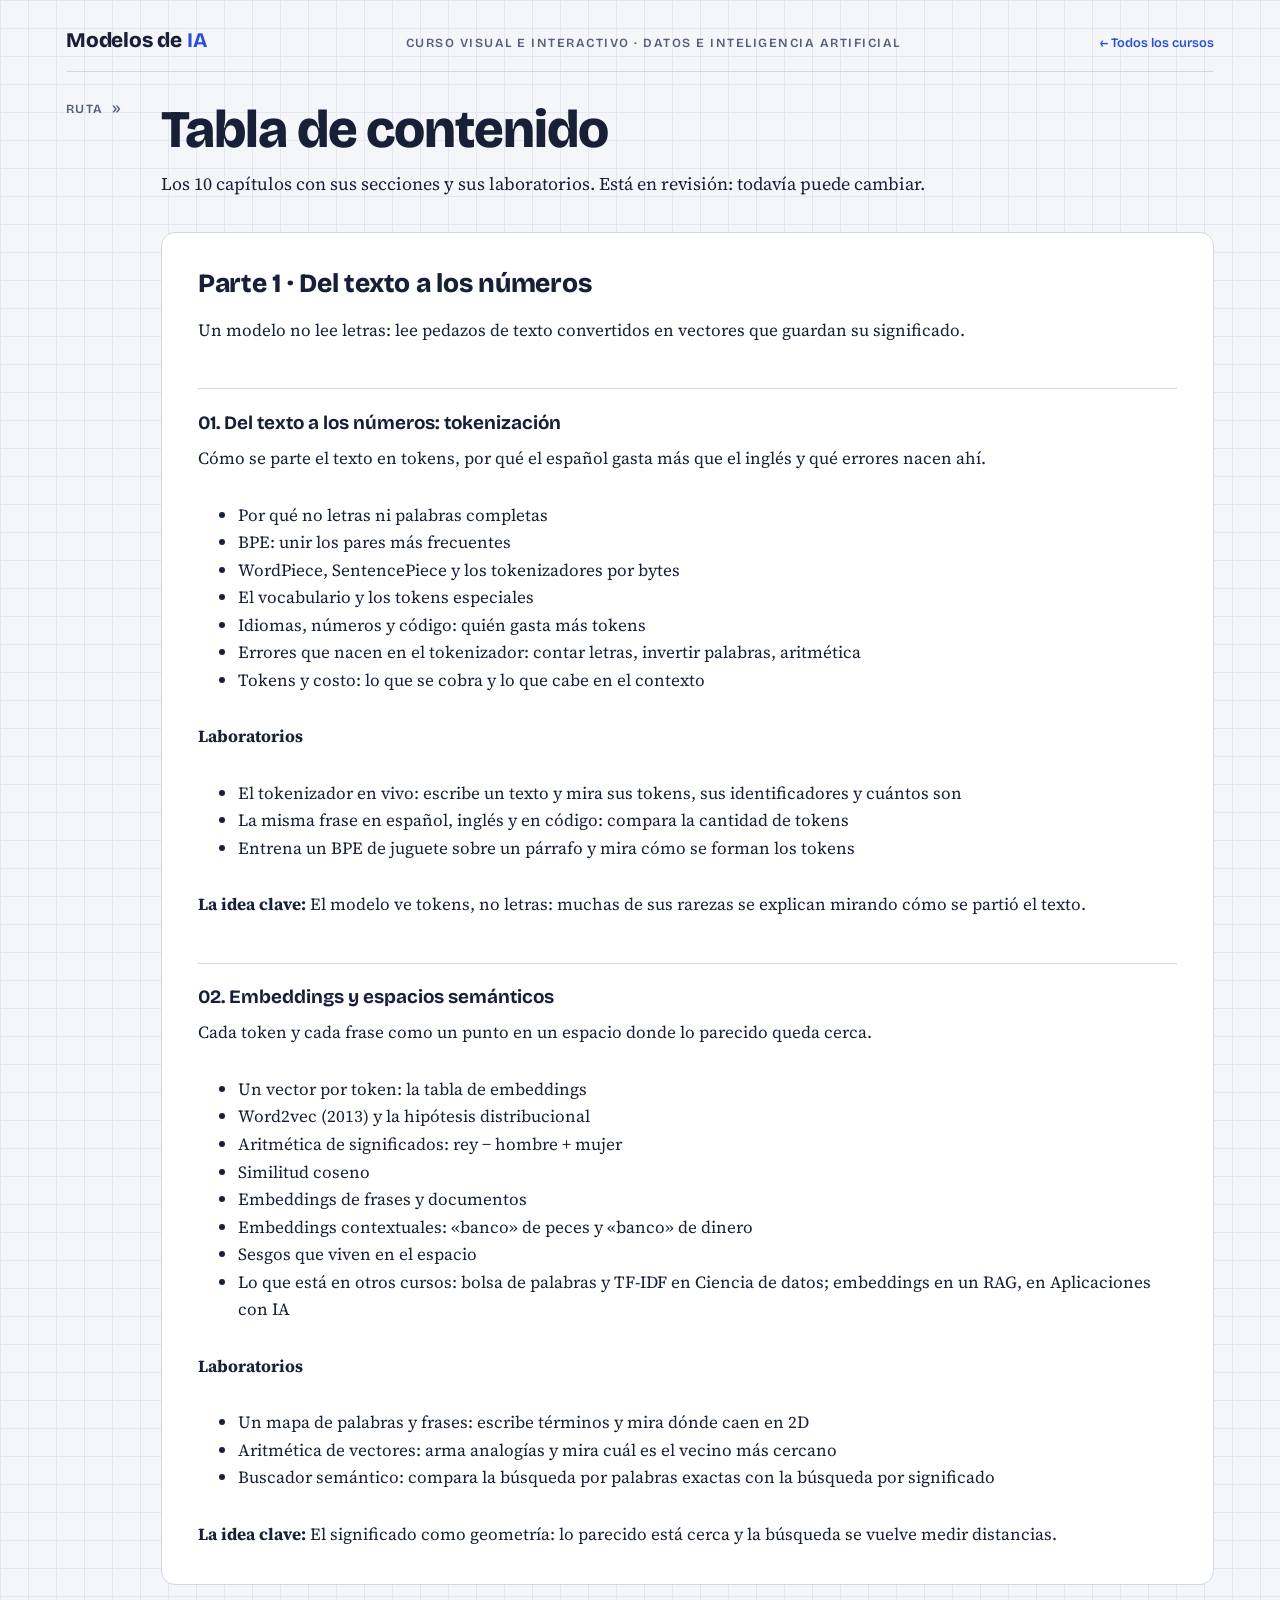
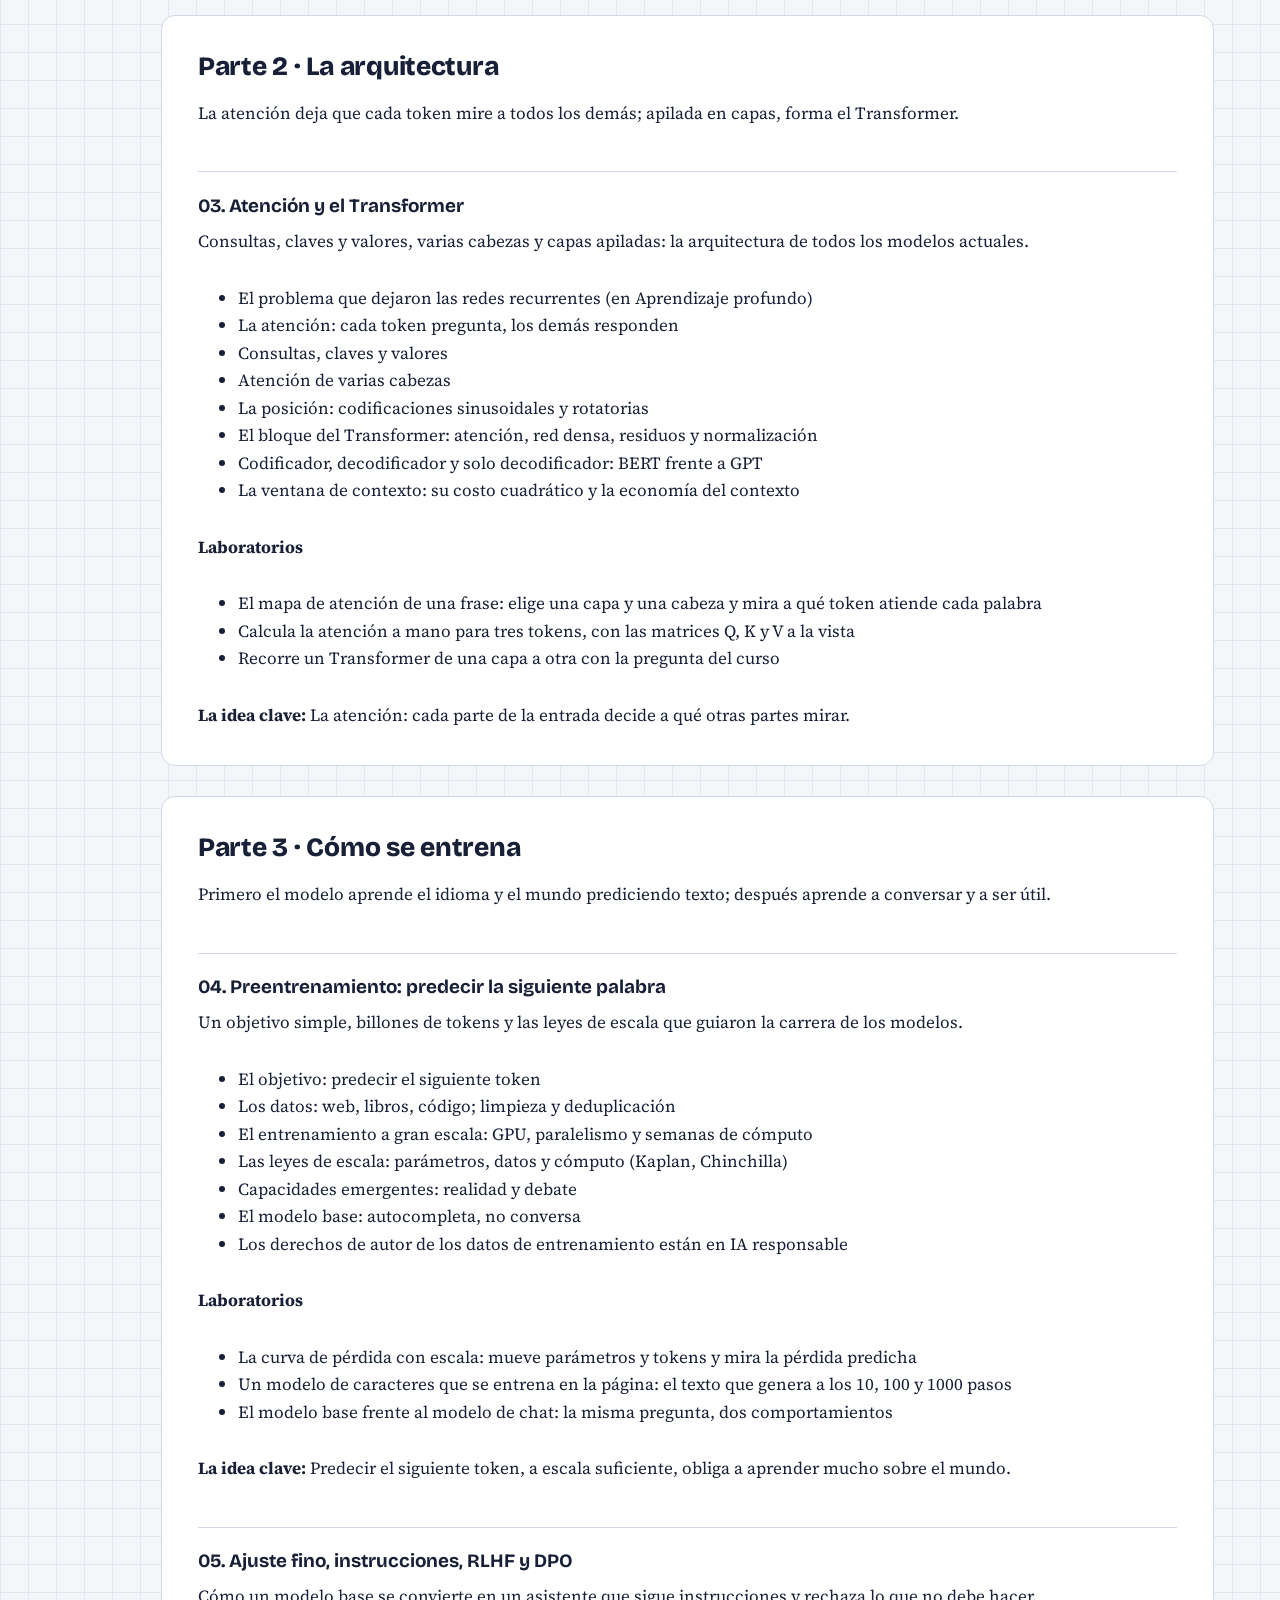
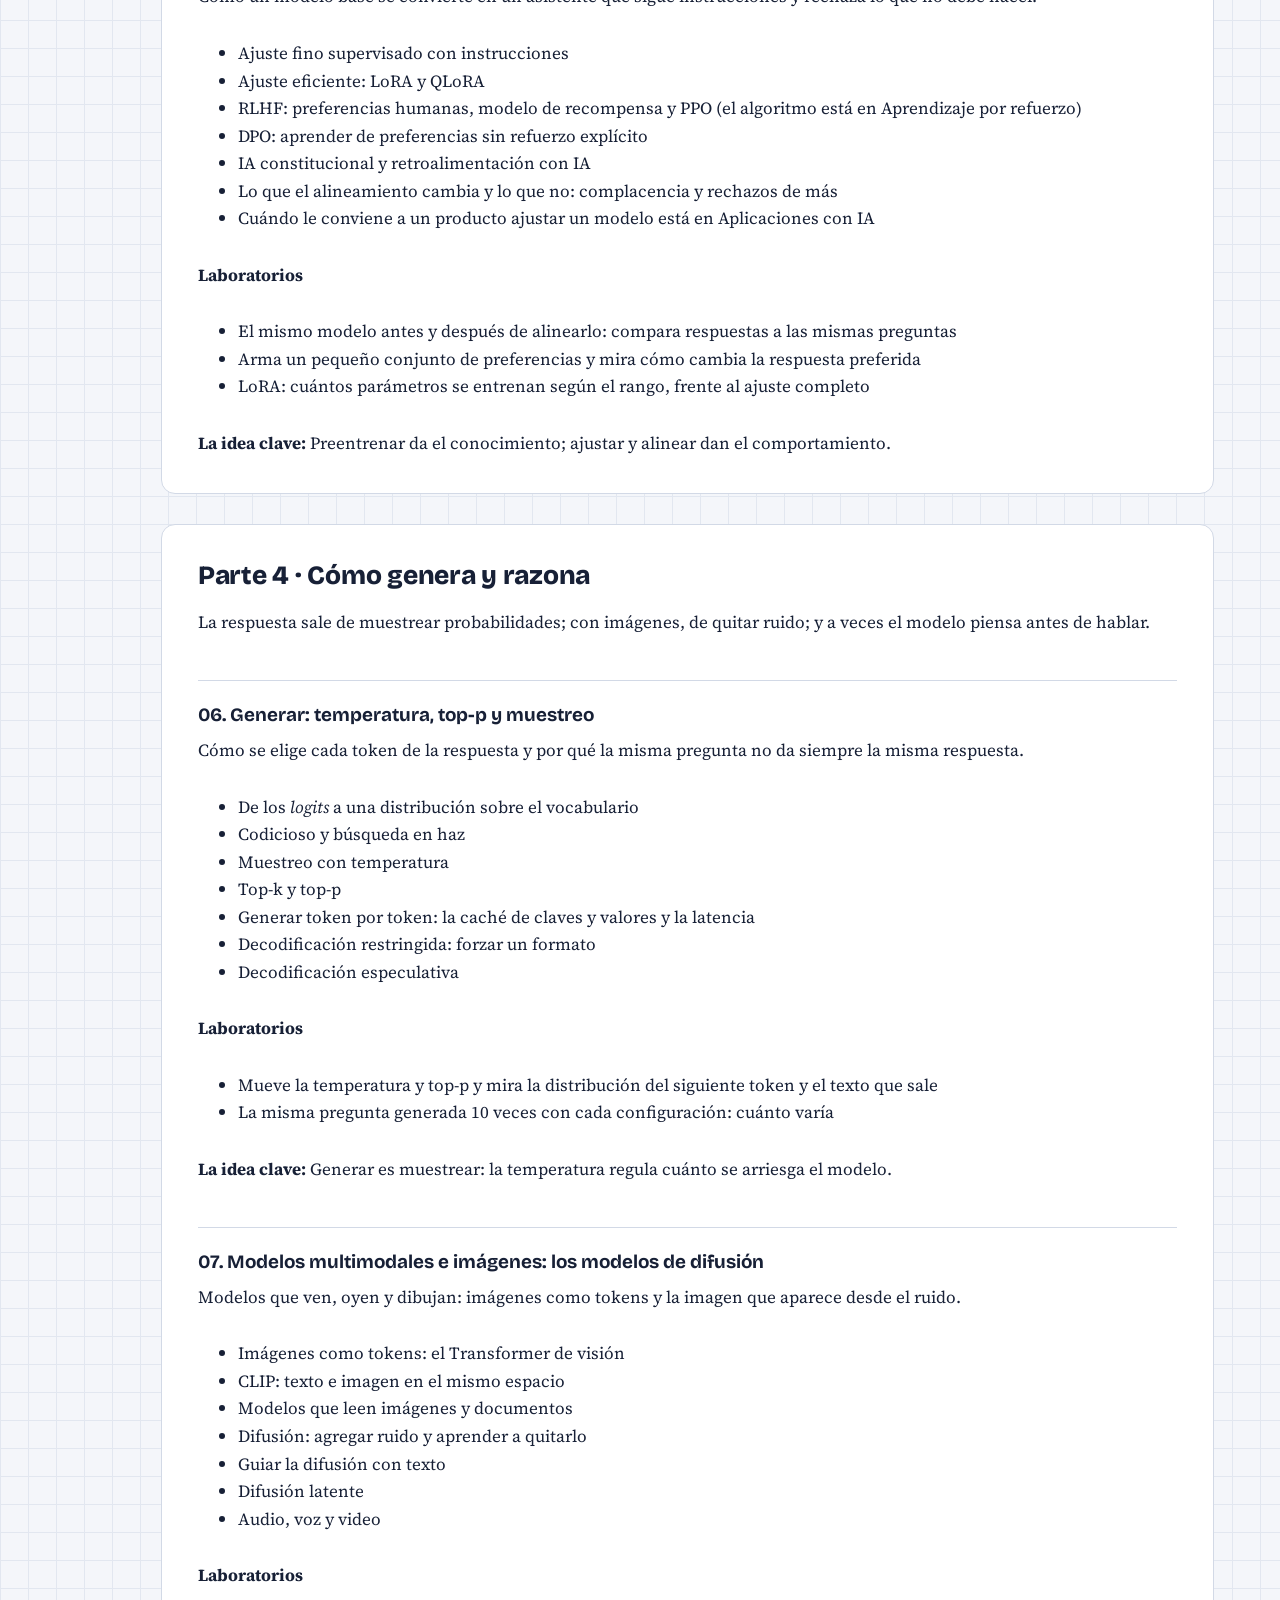
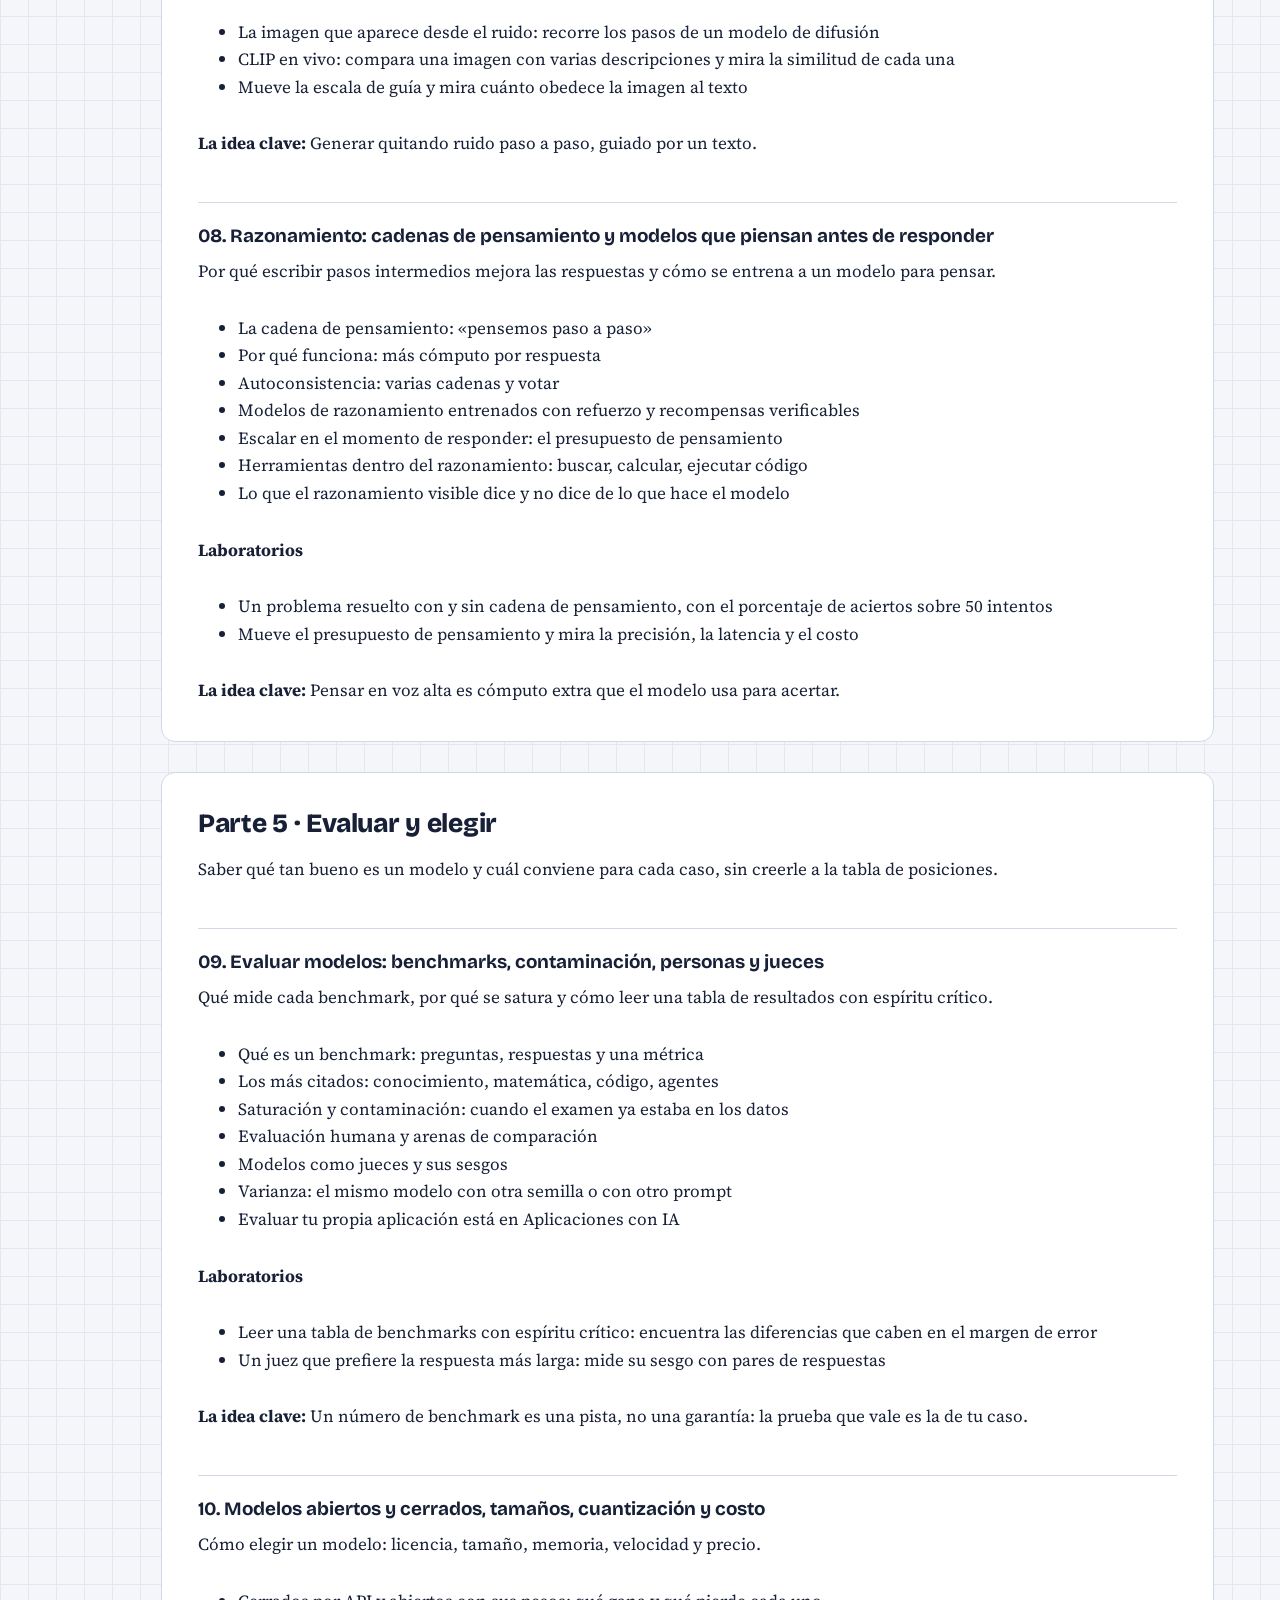
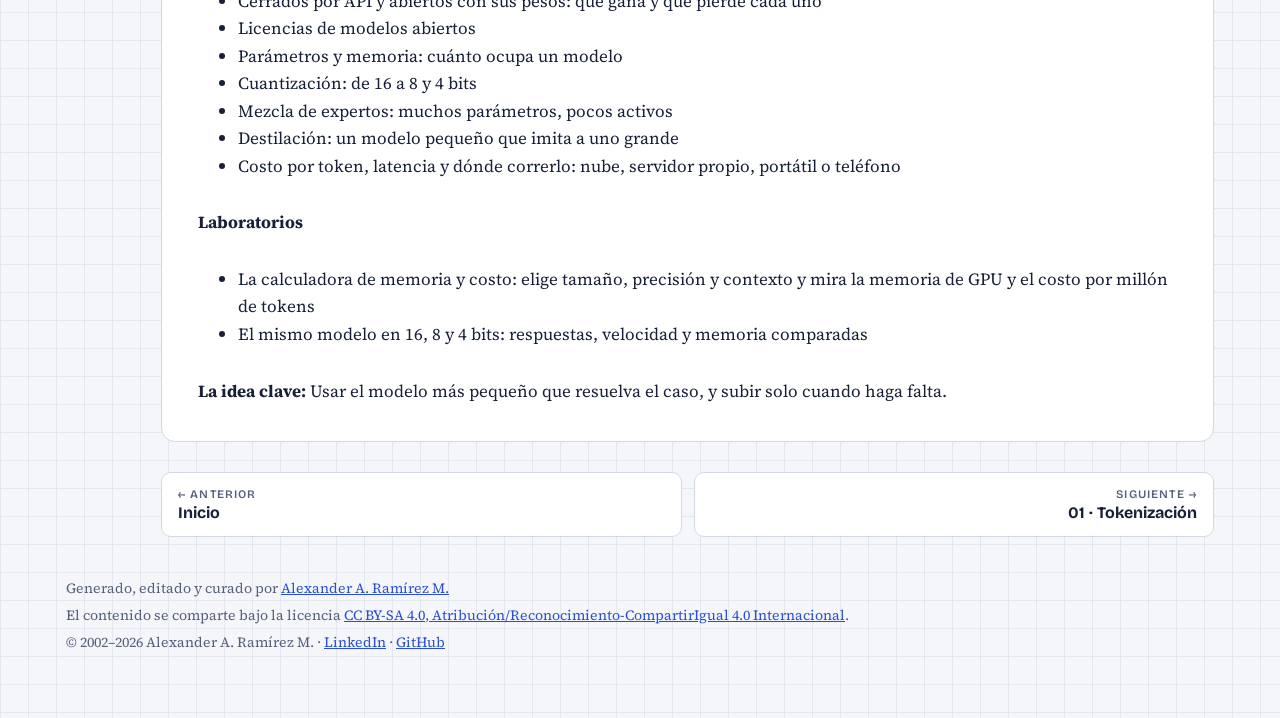
<file: temario.html>
<!doctype html>
<html lang="es">
<head>
<!-- Google Tag Manager -->
<script>(function(w,d,s,l,i){w[l]=w[l]||[];w[l].push({'gtm.start':
new Date().getTime(),event:'gtm.js'});var f=d.getElementsByTagName(s)[0],
j=d.createElement(s),dl=l!='dataLayer'?'&l='+l:'';j.async=true;j.src=
'https://www.googletagmanager.com/gtm.js?id='+i+dl;f.parentNode.insertBefore(j,f);
})(window,document,'script','dataLayer','GTM-KX76XF8R');</script>
<!-- End Google Tag Manager -->
<meta charset="utf-8">
<meta name="viewport" content="width=device-width, initial-scale=1, viewport-fit=cover">
<title>Tabla de contenido · Modelos de IA · Modelos de IA</title>
<meta name="claude:viewport-fit-sides" content="cover">
<meta name="description" content="Cómo funciona por dentro un modelo de lenguaje: tokens, embeddings, atención y el Transformer, cómo se entrena y se alinea, cómo genera y razona, y cómo se evalúa y se elige.">
<link rel="preconnect" href="https://fonts.googleapis.com">
<link rel="preconnect" href="https://fonts.gstatic.com" crossorigin>
<link rel="stylesheet" href="https://fonts.googleapis.com/css2?family=Bricolage+Grotesque:opsz,wght@12..96,500;12..96,700;12..96,800&family=JetBrains+Mono:wght@400;600&family=Source+Serif+4:ital,opsz,wght@0,8..60,400;0,8..60,600;1,8..60,400;1,8..60,600&display=swap">
<link rel="stylesheet" href="assets/style.css">
</head>
<body>
<!-- Google Tag Manager (noscript) -->
<noscript><iframe src="https://www.googletagmanager.com/ns.html?id=GTM-KX76XF8R"
height="0" width="0" style="display:none;visibility:hidden"></iframe></noscript>
<!-- End Google Tag Manager (noscript) -->
<div class="wrap" data-page="temario">
<header class="topbar"><a class="brand" href="index.html">Modelos de <b>IA</b></a><span class="eyebrow">Curso visual e interactivo · Datos e inteligencia artificial</span><a class="al-sitio" href="https://aaramirez.github.io/">← Todos los cursos</a></header>
<div class="layout">
<nav class="toc" id="toc" aria-label="Ruta de aprendizaje"></nav>
<main>
<header class="page-head"><h1>Tabla de contenido</h1><p class="lede">Los 10 capítulos con sus secciones y sus laboratorios. Está en revisión: todavía puede cambiar.</p></header>
<section><h2>Parte 1 · Del texto a los números</h2><div class="prose"><p>Un modelo no lee letras: lee pedazos de texto convertidos en vectores que guardan su significado.</p><h3>01. Del texto a los números: tokenización</h3><p>Cómo se parte el texto en tokens, por qué el español gasta más que el inglés y qué errores nacen ahí.</p><ul><li>Por qué no letras ni palabras completas</li><li>BPE: unir los pares más frecuentes</li><li>WordPiece, SentencePiece y los tokenizadores por bytes</li><li>El vocabulario y los tokens especiales</li><li>Idiomas, números y código: quién gasta más tokens</li><li>Errores que nacen en el tokenizador: contar letras, invertir palabras, aritmética</li><li>Tokens y costo: lo que se cobra y lo que cabe en el contexto</li></ul><p><b>Laboratorios</b></p><ul><li>El tokenizador en vivo: escribe un texto y mira sus tokens, sus identificadores y cuántos son</li><li>La misma frase en español, inglés y en código: compara la cantidad de tokens</li><li>Entrena un BPE de juguete sobre un párrafo y mira cómo se forman los tokens</li></ul><p><b>La idea clave:</b> El modelo ve tokens, no letras: muchas de sus rarezas se explican mirando cómo se partió el texto.</p><h3>02. Embeddings y espacios semánticos</h3><p>Cada token y cada frase como un punto en un espacio donde lo parecido queda cerca.</p><ul><li>Un vector por token: la tabla de embeddings</li><li>Word2vec (2013) y la hipótesis distribucional</li><li>Aritmética de significados: rey − hombre + mujer</li><li>Similitud coseno</li><li>Embeddings de frases y documentos</li><li>Embeddings contextuales: «banco» de peces y «banco» de dinero</li><li>Sesgos que viven en el espacio</li><li>Lo que está en otros cursos: bolsa de palabras y TF-IDF en Ciencia de datos; embeddings en un RAG, en Aplicaciones con IA</li></ul><p><b>Laboratorios</b></p><ul><li>Un mapa de palabras y frases: escribe términos y mira dónde caen en 2D</li><li>Aritmética de vectores: arma analogías y mira cuál es el vecino más cercano</li><li>Buscador semántico: compara la búsqueda por palabras exactas con la búsqueda por significado</li></ul><p><b>La idea clave:</b> El significado como geometría: lo parecido está cerca y la búsqueda se vuelve medir distancias.</p></div></section>
<section><h2>Parte 2 · La arquitectura</h2><div class="prose"><p>La atención deja que cada token mire a todos los demás; apilada en capas, forma el Transformer.</p><h3>03. Atención y el Transformer</h3><p>Consultas, claves y valores, varias cabezas y capas apiladas: la arquitectura de todos los modelos actuales.</p><ul><li>El problema que dejaron las redes recurrentes (en Aprendizaje profundo)</li><li>La atención: cada token pregunta, los demás responden</li><li>Consultas, claves y valores</li><li>Atención de varias cabezas</li><li>La posición: codificaciones sinusoidales y rotatorias</li><li>El bloque del Transformer: atención, red densa, residuos y normalización</li><li>Codificador, decodificador y solo decodificador: BERT frente a GPT</li><li>La ventana de contexto: su costo cuadrático y la economía del contexto</li></ul><p><b>Laboratorios</b></p><ul><li>El mapa de atención de una frase: elige una capa y una cabeza y mira a qué token atiende cada palabra</li><li>Calcula la atención a mano para tres tokens, con las matrices Q, K y V a la vista</li><li>Recorre un Transformer de una capa a otra con la pregunta del curso</li></ul><p><b>La idea clave:</b> La atención: cada parte de la entrada decide a qué otras partes mirar.</p></div></section>
<section><h2>Parte 3 · Cómo se entrena</h2><div class="prose"><p>Primero el modelo aprende el idioma y el mundo prediciendo texto; después aprende a conversar y a ser útil.</p><h3>04. Preentrenamiento: predecir la siguiente palabra</h3><p>Un objetivo simple, billones de tokens y las leyes de escala que guiaron la carrera de los modelos.</p><ul><li>El objetivo: predecir el siguiente token</li><li>Los datos: web, libros, código; limpieza y deduplicación</li><li>El entrenamiento a gran escala: GPU, paralelismo y semanas de cómputo</li><li>Las leyes de escala: parámetros, datos y cómputo (Kaplan, Chinchilla)</li><li>Capacidades emergentes: realidad y debate</li><li>El modelo base: autocompleta, no conversa</li><li>Los derechos de autor de los datos de entrenamiento están en IA responsable</li></ul><p><b>Laboratorios</b></p><ul><li>La curva de pérdida con escala: mueve parámetros y tokens y mira la pérdida predicha</li><li>Un modelo de caracteres que se entrena en la página: el texto que genera a los 10, 100 y 1000 pasos</li><li>El modelo base frente al modelo de chat: la misma pregunta, dos comportamientos</li></ul><p><b>La idea clave:</b> Predecir el siguiente token, a escala suficiente, obliga a aprender mucho sobre el mundo.</p><h3>05. Ajuste fino, instrucciones, RLHF y DPO</h3><p>Cómo un modelo base se convierte en un asistente que sigue instrucciones y rechaza lo que no debe hacer.</p><ul><li>Ajuste fino supervisado con instrucciones</li><li>Ajuste eficiente: LoRA y QLoRA</li><li>RLHF: preferencias humanas, modelo de recompensa y PPO (el algoritmo está en Aprendizaje por refuerzo)</li><li>DPO: aprender de preferencias sin refuerzo explícito</li><li>IA constitucional y retroalimentación con IA</li><li>Lo que el alineamiento cambia y lo que no: complacencia y rechazos de más</li><li>Cuándo le conviene a un producto ajustar un modelo está en Aplicaciones con IA</li></ul><p><b>Laboratorios</b></p><ul><li>El mismo modelo antes y después de alinearlo: compara respuestas a las mismas preguntas</li><li>Arma un pequeño conjunto de preferencias y mira cómo cambia la respuesta preferida</li><li>LoRA: cuántos parámetros se entrenan según el rango, frente al ajuste completo</li></ul><p><b>La idea clave:</b> Preentrenar da el conocimiento; ajustar y alinear dan el comportamiento.</p></div></section>
<section><h2>Parte 4 · Cómo genera y razona</h2><div class="prose"><p>La respuesta sale de muestrear probabilidades; con imágenes, de quitar ruido; y a veces el modelo piensa antes de hablar.</p><h3>06. Generar: temperatura, top-p y muestreo</h3><p>Cómo se elige cada token de la respuesta y por qué la misma pregunta no da siempre la misma respuesta.</p><ul><li>De los <i>logits</i> a una distribución sobre el vocabulario</li><li>Codicioso y búsqueda en haz</li><li>Muestreo con temperatura</li><li>Top-k y top-p</li><li>Generar token por token: la caché de claves y valores y la latencia</li><li>Decodificación restringida: forzar un formato</li><li>Decodificación especulativa</li></ul><p><b>Laboratorios</b></p><ul><li>Mueve la temperatura y top-p y mira la distribución del siguiente token y el texto que sale</li><li>La misma pregunta generada 10 veces con cada configuración: cuánto varía</li></ul><p><b>La idea clave:</b> Generar es muestrear: la temperatura regula cuánto se arriesga el modelo.</p><h3>07. Modelos multimodales e imágenes: los modelos de difusión</h3><p>Modelos que ven, oyen y dibujan: imágenes como tokens y la imagen que aparece desde el ruido.</p><ul><li>Imágenes como tokens: el Transformer de visión</li><li>CLIP: texto e imagen en el mismo espacio</li><li>Modelos que leen imágenes y documentos</li><li>Difusión: agregar ruido y aprender a quitarlo</li><li>Guiar la difusión con texto</li><li>Difusión latente</li><li>Audio, voz y video</li></ul><p><b>Laboratorios</b></p><ul><li>La imagen que aparece desde el ruido: recorre los pasos de un modelo de difusión</li><li>CLIP en vivo: compara una imagen con varias descripciones y mira la similitud de cada una</li><li>Mueve la escala de guía y mira cuánto obedece la imagen al texto</li></ul><p><b>La idea clave:</b> Generar quitando ruido paso a paso, guiado por un texto.</p><h3>08. Razonamiento: cadenas de pensamiento y modelos que piensan antes de responder</h3><p>Por qué escribir pasos intermedios mejora las respuestas y cómo se entrena a un modelo para pensar.</p><ul><li>La cadena de pensamiento: «pensemos paso a paso»</li><li>Por qué funciona: más cómputo por respuesta</li><li>Autoconsistencia: varias cadenas y votar</li><li>Modelos de razonamiento entrenados con refuerzo y recompensas verificables</li><li>Escalar en el momento de responder: el presupuesto de pensamiento</li><li>Herramientas dentro del razonamiento: buscar, calcular, ejecutar código</li><li>Lo que el razonamiento visible dice y no dice de lo que hace el modelo</li></ul><p><b>Laboratorios</b></p><ul><li>Un problema resuelto con y sin cadena de pensamiento, con el porcentaje de aciertos sobre 50 intentos</li><li>Mueve el presupuesto de pensamiento y mira la precisión, la latencia y el costo</li></ul><p><b>La idea clave:</b> Pensar en voz alta es cómputo extra que el modelo usa para acertar.</p></div></section>
<section><h2>Parte 5 · Evaluar y elegir</h2><div class="prose"><p>Saber qué tan bueno es un modelo y cuál conviene para cada caso, sin creerle a la tabla de posiciones.</p><h3>09. Evaluar modelos: benchmarks, contaminación, personas y jueces</h3><p>Qué mide cada benchmark, por qué se satura y cómo leer una tabla de resultados con espíritu crítico.</p><ul><li>Qué es un benchmark: preguntas, respuestas y una métrica</li><li>Los más citados: conocimiento, matemática, código, agentes</li><li>Saturación y contaminación: cuando el examen ya estaba en los datos</li><li>Evaluación humana y arenas de comparación</li><li>Modelos como jueces y sus sesgos</li><li>Varianza: el mismo modelo con otra semilla o con otro prompt</li><li>Evaluar tu propia aplicación está en Aplicaciones con IA</li></ul><p><b>Laboratorios</b></p><ul><li>Leer una tabla de benchmarks con espíritu crítico: encuentra las diferencias que caben en el margen de error</li><li>Un juez que prefiere la respuesta más larga: mide su sesgo con pares de respuestas</li></ul><p><b>La idea clave:</b> Un número de benchmark es una pista, no una garantía: la prueba que vale es la de tu caso.</p><h3>10. Modelos abiertos y cerrados, tamaños, cuantización y costo</h3><p>Cómo elegir un modelo: licencia, tamaño, memoria, velocidad y precio.</p><ul><li>Cerrados por API y abiertos con sus pesos: qué gana y qué pierde cada uno</li><li>Licencias de modelos abiertos</li><li>Parámetros y memoria: cuánto ocupa un modelo</li><li>Cuantización: de 16 a 8 y 4 bits</li><li>Mezcla de expertos: muchos parámetros, pocos activos</li><li>Destilación: un modelo pequeño que imita a uno grande</li><li>Costo por token, latencia y dónde correrlo: nube, servidor propio, portátil o teléfono</li></ul><p><b>Laboratorios</b></p><ul><li>La calculadora de memoria y costo: elige tamaño, precisión y contexto y mira la memoria de GPU y el costo por millón de tokens</li><li>El mismo modelo en 16, 8 y 4 bits: respuestas, velocidad y memoria comparadas</li></ul><p><b>La idea clave:</b> Usar el modelo más pequeño que resuelva el caso, y subir solo cuando haga falta.</p></div></section>
<nav class="pager" id="pager" aria-label="Capítulo anterior y siguiente"></nav>
</main>
</div>
<footer><span>Generado, editado y curado por <a href="https://www.linkedin.com/in/alexander-ramirez-morales/" target="_blank" rel="noopener">Alexander A. Ramírez M.</a></span><span>El contenido se comparte bajo la licencia <a href="https://creativecommons.org/licenses/by-sa/4.0/deed.es" target="_blank" rel="noopener">CC BY-SA 4.0, Atribución/Reconocimiento-CompartirIgual 4.0 Internacional</a>.</span><span>© 2002–<span data-anio>2026</span> Alexander A. Ramírez M. · <a href="https://www.linkedin.com/in/alexander-ramirez-morales/" target="_blank" rel="noopener">LinkedIn</a> · <a href="https://github.com/aaramirez" target="_blank" rel="noopener">GitHub</a></span><script>document.querySelectorAll('[data-anio]').forEach(function (e) { e.textContent = new Date().getFullYear(); });</script></footer>
</div>
<script src="assets/lab.js"></script>

</body>
</html>
</file>
<file: assets/style.css>
/* Cuaderno cuadriculado: índice lateral fijo (ruta de aprendizaje) + columna de lectura con laboratorios interactivos */
:root{
  --paper:#f4f6fa; --card:#ffffff; --ink:#172036; --muted:#56607a; --line:#d2d9e6; --grid:#e2e7f0;
  --accent:#2a4fd6; --accent-soft:#e4eaff; --warm:#d4492f; --warm-soft:#fde7e1; --good:#16845a; --good-soft:#dff3ea;
  --mark:rgba(255,206,46,.5);
  --f-display:"Bricolage Grotesque","Segoe UI",system-ui,sans-serif;
  --f-body:"Source Serif 4",Georgia,"Times New Roman",serif;
  --f-mono:"JetBrains Mono",ui-monospace,Consolas,monospace;
}
@media (prefers-color-scheme: dark){
  :root:not([data-theme="light"]){
    --paper:#0e1422; --card:#151d2f; --ink:#e5eaf6; --muted:#9ba6c3; --line:#2b3651; --grid:#1b2438;
    --accent:#8aa4ff; --accent-soft:#1e2a4d; --warm:#ff8166; --warm-soft:#3a2026; --good:#55cf98; --good-soft:#163328;
    --mark:rgba(240,196,40,.32); color-scheme:dark;
  }
}
:root[data-theme="dark"]{
  --paper:#0e1422; --card:#151d2f; --ink:#e5eaf6; --muted:#9ba6c3; --line:#2b3651; --grid:#1b2438;
  --accent:#8aa4ff; --accent-soft:#1e2a4d; --warm:#ff8166; --warm-soft:#3a2026; --good:#55cf98; --good-soft:#163328;
  --mark:rgba(240,196,40,.32); color-scheme:dark;
}
*{box-sizing:border-box}
html{scroll-behavior:smooth;scroll-padding-top:72px}
@media (prefers-reduced-motion: reduce){html{scroll-behavior:auto}}
body{
  margin:0;background-color:var(--paper);color:var(--ink);
  background-image:linear-gradient(var(--grid) 1px,transparent 1px),linear-gradient(90deg,var(--grid) 1px,transparent 1px);
  background-size:28px 28px;
  font:400 17px/1.62 var(--f-body);
}
body::before{content:"";position:fixed;inset:0 0 auto;height:env(safe-area-inset-top,0px);z-index:10;background:var(--paper)}
a{color:var(--accent)}
a:focus-visible,button:focus-visible,input:focus-visible,summary:focus-visible{outline:2px solid var(--accent);outline-offset:2px;border-radius:4px}
.wrap{max-width:1180px;margin:0 auto;padding-left:max(16px,env(safe-area-inset-left,0px));padding-right:max(16px,env(safe-area-inset-right,0px));padding-block:28px 64px}
h1,h2,h3{font-family:var(--f-display);text-wrap:balance;line-height:1.12;margin:0}
h1{font-size:clamp(2rem,5vw,3.3rem);font-weight:800;letter-spacing:-.02em}
h2{font-size:clamp(1.6rem,3.4vw,2.2rem);font-weight:800;letter-spacing:-.01em}
h3{font-size:1.18rem;font-weight:700}
p{margin:0}
var,.v{font-family:var(--f-body);font-style:italic}
.bf{font-weight:700;font-style:normal}
code,.mono{font-family:var(--f-mono);font-size:.86em}
code,pre,.mono{font-variant-ligatures:none}
blockquote{margin:0;padding:6px 0 6px 16px;border-left:3px solid var(--line);color:var(--muted);font-style:italic}
.hl{background:linear-gradient(transparent 58%,var(--mark) 58%);padding:0 .1em}
.eyebrow{font-family:var(--f-display);font-weight:600;font-size:.78rem;letter-spacing:.12em;text-transform:uppercase;color:var(--muted)}

/* Hero */
.hero{display:grid;gap:18px;padding-block:12px 34px}
.hero .lede{font-size:1.15rem;color:var(--ink)}
.eq-hero{display:flex;flex-wrap:wrap;align-items:flex-start;gap:6px 10px;margin-top:8px;padding:22px 20px 16px;background:var(--card);border:1px solid var(--line);border-radius:12px}
.eq-hero .op{font:400 clamp(2rem,6vw,3.4rem)/1 var(--f-body);color:var(--muted);padding-top:2px}
.tk{display:grid;justify-items:center;gap:6px;text-decoration:none;color:var(--ink);padding:2px 6px 6px;border-radius:8px;transition:background .15s}
.tk:hover{background:var(--accent-soft)}
.tk .sym{font:italic 600 clamp(2rem,6vw,3.4rem)/1 var(--f-body);color:var(--accent)}
.tk .sym.bf{font-style:normal}
.tk .lab{font:600 .72rem/1.2 var(--f-display);letter-spacing:.06em;text-transform:uppercase;color:var(--muted);text-align:center;border-top:2px solid var(--accent);padding-top:5px}
.eq-hero .train{flex-basis:100%;font-size:.98rem;color:var(--muted);border-top:1px dashed var(--line);padding-top:12px;margin-top:6px}

/* Layout */
.layout{display:grid;grid-template-columns:230px minmax(0,1fr);gap:40px;align-items:start}
.toc{position:sticky;top:calc(env(safe-area-inset-top,0px) + 16px);display:grid;gap:14px;font-family:var(--f-display)}
.toc ol{list-style:none;margin:0;padding:0;display:grid;gap:2px}
.toc a{display:grid;grid-template-columns:28px 1fr 16px;align-items:center;gap:6px;padding:7px 8px;border-radius:7px;color:var(--ink);text-decoration:none;font-size:.95rem;font-weight:500}
.toc a:hover{background:var(--card)}
.toc a.active{background:var(--card);box-shadow:inset 3px 0 0 var(--accent)}
.toc .n{font-family:var(--f-mono);font-size:.75rem;color:var(--muted)}
.toc .ck{width:14px;height:14px;border-radius:50%;border:1.5px solid var(--line)}
.toc a.done .ck{background:var(--good);border-color:var(--good)}
.prog{display:grid;gap:6px;font-size:.82rem;color:var(--muted)}
.prog .bar{height:6px;background:var(--line);border-radius:3px;overflow:hidden}
.prog .bar i{display:block;height:100%;width:0;background:var(--good);transition:width .3s}
@media (max-width:900px){
  .layout{grid-template-columns:minmax(0,1fr);gap:20px}
  .toc{top:env(safe-area-inset-top,0px);z-index:5;background:var(--paper);margin-inline:-16px;padding:8px 16px;border-bottom:1px solid var(--line)}
  .toc .ruta>summary{display:flex;align-items:baseline;gap:10px;cursor:pointer;padding:4px 0}
  .toc .ruta>summary .aqui{min-width:0;font-size:.92rem;font-weight:600;color:var(--ink);white-space:nowrap;overflow:hidden;text-overflow:ellipsis}
  .toc .ruta>summary::after{content:"▾";margin-left:auto;color:var(--muted)}
  .toc .ruta[open]>summary::after{content:"▴"}
  .toc .ruta[open]{max-height:72vh;overflow-y:auto;padding-bottom:8px}
}

/* Secciones */
main{display:grid;gap:30px;min-width:0}
section{background:var(--card);border:1px solid var(--line);border-radius:14px;padding:clamp(20px,4vw,36px);display:grid;gap:18px;min-width:0}
.sec-head{display:grid;gap:6px}
.sec-head .num{font:600 .8rem var(--f-mono);color:var(--accent)}
.prose{display:grid;gap:12px}
.cards{display:grid;grid-template-columns:repeat(auto-fit,minmax(min(100%,200px),1fr));gap:12px}
.fact{border:1px solid var(--line);border-radius:10px;padding:14px 16px;display:grid;gap:6px;align-content:start;background:var(--paper)}
.fact h3{font-size:1rem}
.fact .ex{font-family:var(--f-mono);font-size:.85rem;color:var(--accent)}
.fact p{font-size:.94rem}
.eq{font-size:1.25rem;padding:12px 16px;background:var(--paper);border-radius:8px;overflow-x:auto;white-space:nowrap}
.eq small{font-size:.8rem;color:var(--muted);font-family:var(--f-display);margin-left:10px;white-space:normal}
.ml{border-left:4px solid var(--good);background:var(--good-soft);padding:12px 16px;border-radius:0 8px 8px 0;display:grid;gap:4px}
.ml>b{font-family:var(--f-display);font-size:.78rem;letter-spacing:.1em;text-transform:uppercase;color:var(--good)}
.tbl{overflow-x:auto}
table{border-collapse:collapse;width:100%;font-size:.94rem}
th,td{text-align:left;padding:8px 10px;border-bottom:1px solid var(--line);vertical-align:top}
th{font-family:var(--f-display);font-size:.82rem;letter-spacing:.02em;color:var(--muted);font-weight:600}
td.num,th.num{text-align:right;font-family:var(--f-mono);font-variant-numeric:tabular-nums}
td .sym{font-size:1.2rem}

/* Laboratorios */
.lab{border:1.5px solid var(--accent);border-radius:12px;padding:16px;display:grid;gap:14px;min-width:0}
.lab-title{display:flex;align-items:baseline;gap:10px;flex-wrap:wrap}
.lab-title .tag{font:700 .7rem var(--f-display);letter-spacing:.12em;text-transform:uppercase;background:var(--accent);color:var(--card);padding:3px 8px;border-radius:4px}
.lab-title h3{font-size:1.05rem}
.lab canvas{width:100%;display:block;border-radius:8px;background:var(--card)}
.lab .hint{font-size:.9rem;color:var(--muted)}
.ctls{display:grid;grid-template-columns:repeat(auto-fit,minmax(min(100%,210px),1fr));gap:10px 18px}
.ctl{display:grid;grid-template-columns:1fr auto;align-items:center;gap:2px 10px;font:500 .86rem var(--f-display)}
.ctl input[type=range]{grid-column:1/-1;width:100%;accent-color:var(--accent)}
.ctl output{font-family:var(--f-mono);font-size:.85rem;color:var(--accent);font-variant-numeric:tabular-nums}
.btns{display:flex;flex-wrap:wrap;gap:6px}
button{font:600 .86rem var(--f-display);border:1px solid var(--line);background:var(--paper);color:var(--ink);padding:7px 12px;border-radius:7px;cursor:pointer}
button:hover{border-color:var(--accent)}
button[aria-pressed="true"]{background:var(--accent);color:var(--card);border-color:var(--accent)}
button.primary{background:var(--accent);color:var(--card);border-color:var(--accent)}
.readout{font-family:var(--f-mono);font-size:.88rem;background:var(--paper);border-radius:8px;padding:10px 12px;display:grid;gap:3px;font-variant-numeric:tabular-nums;overflow-x:auto}
.readout .big{font-size:1.05rem;color:var(--accent);font-weight:600}
.readout .warn{color:var(--warm);font-weight:600}
.readout .ok{color:var(--good);font-weight:600}
.split{display:grid;grid-template-columns:minmax(0,1.3fr) minmax(0,1fr);gap:16px;align-items:start}
@media (max-width:640px){.split{grid-template-columns:minmax(0,1fr)}}

/* Fracción */
.fbar{display:flex;height:34px;border-radius:6px;overflow:hidden;border:1px solid var(--line);gap:2px;background:var(--line)}
.fbar span{flex:1;background:var(--card)}
.fbar span.on{background:var(--accent)}
.trio{display:flex;flex-wrap:wrap;gap:8px 22px;align-items:baseline;font-family:var(--f-mono);font-size:1.25rem}
.trio em{font-style:normal;font-family:var(--f-display);font-size:.75rem;color:var(--muted);display:block;letter-spacing:.06em;text-transform:uppercase}

/* Matriz de confusión */
.cm{display:grid;grid-template-columns:auto 1fr 1fr;gap:4px;font-family:var(--f-display);font-size:.82rem;max-width:380px}
.cm .h{color:var(--muted);text-align:center;align-self:end;padding:4px}
.cm .rh{color:var(--muted);align-self:center;padding-right:6px;text-align:right}
.cm label{display:grid;gap:2px;padding:8px;border-radius:8px;font-weight:600}
.cm label.t{background:var(--good-soft)} .cm label.f{background:var(--warm-soft)}
.cm input{width:100%;font:600 1rem var(--f-mono);padding:4px 6px;border:1px solid var(--line);border-radius:5px;background:var(--card);color:var(--ink)}
.meters{display:grid;gap:8px}
.meter{display:grid;grid-template-columns:110px 1fr 58px;gap:8px;align-items:center;font-size:.86rem;font-family:var(--f-display)}
.meter .track{height:10px;background:var(--paper);border-radius:5px;overflow:hidden;border:1px solid var(--line)}
.meter .track i{display:block;height:100%;background:var(--accent)}
.meter output{font-family:var(--f-mono);text-align:right;font-variant-numeric:tabular-nums}

/* Multiplicación de matrices */
.mm{display:flex;flex-wrap:wrap;align-items:center;gap:12px;font-family:var(--f-mono);overflow-x:auto}
.mat{display:grid;gap:3px;padding:6px 8px;border-left:2px solid var(--ink);border-right:2px solid var(--ink);border-radius:6px}
.mat span{min-width:36px;text-align:center;padding:5px 4px;border-radius:5px;font-variant-numeric:tabular-nums}
.mat span.row{background:var(--accent-soft);color:var(--accent);font-weight:600}
.mat span.col{background:var(--warm-soft);color:var(--warm);font-weight:600}
.mat span.cell{background:var(--good-soft);color:var(--good);font-weight:600}
.mat span.q{color:var(--muted)}
.mm .x{font-size:1.3rem;color:var(--muted)}
.mm .dim{display:block;text-align:center;font-size:.72rem;color:var(--muted)}

/* Cadena */
.chain{display:flex;flex-wrap:wrap;align-items:center;gap:8px;font-family:var(--f-mono);font-size:.9rem}
.chain .box{border:1.5px solid var(--ink);border-radius:8px;padding:8px 12px;background:var(--card);text-align:center}
.chain .box small{display:block;font-family:var(--f-display);color:var(--muted);font-size:.72rem}
.chain .arr{color:var(--muted);text-align:center;font-size:.8rem}
.chain .arr b{display:block;color:var(--warm);font-weight:600}

/* Neurona */
.neuron svg{width:100%;height:auto;display:block}
.neuron text{font-family:var(--f-mono);font-size:13px;fill:var(--ink)}
.neuron .lbl{font-family:var(--f-display);font-size:11px;fill:var(--muted);letter-spacing:.05em}
.legend{display:flex;flex-wrap:wrap;gap:14px;font:500 .82rem var(--f-display);color:var(--muted)}
.legend i{display:inline-block;width:11px;height:11px;border-radius:50%;margin-right:5px;vertical-align:-1px}

/* Softmax */
.sm{display:grid;gap:8px}
.sm-row{display:grid;grid-template-columns:70px 1fr 64px;gap:10px;align-items:center;font:500 .9rem var(--f-display)}
.sm-row .track{height:22px;background:var(--paper);border:1px solid var(--line);border-radius:5px;overflow:hidden}
.sm-row .track i{display:block;height:100%;background:var(--accent);transition:width .15s}
.sm-row output{font-family:var(--f-mono);text-align:right}

/* Pasos */
.steps{list-style:none;margin:0;padding:0;display:grid;gap:8px;counter-reset:st}
.steps li{counter-increment:st;display:grid;grid-template-columns:34px 1fr;gap:10px;align-items:start}
.steps li::before{content:counter(st);font:700 .9rem var(--f-mono);color:var(--card);background:var(--ink);border-radius:50%;width:28px;height:28px;display:grid;place-items:center}

/* Quiz */
.quiz{display:grid;gap:8px}
.quiz h3{font-size:.8rem;letter-spacing:.12em;text-transform:uppercase;color:var(--muted)}
details{border:1px dashed var(--line);border-radius:8px;padding:10px 14px;background:var(--paper)}
summary{cursor:pointer;font-weight:600}
details p{margin-top:8px;color:var(--good);font-family:var(--f-mono);font-size:.9rem}

/* Videos */
.vids{display:flex;flex-wrap:wrap;gap:8px;align-items:center}
.vids>span{font:600 .74rem var(--f-display);letter-spacing:.1em;text-transform:uppercase;color:var(--muted);margin-right:4px}
.vid{display:inline-flex;align-items:center;gap:7px;font:500 .86rem var(--f-display);text-decoration:none;color:var(--ink);border:1px solid var(--line);border-radius:999px;padding:5px 12px 5px 9px;background:var(--paper)}
.vid::before{content:"";width:0;height:0;border-left:8px solid var(--warm);border-top:5px solid transparent;border-bottom:5px solid transparent}
.vid:hover{border-color:var(--warm)}
.vid small{color:var(--muted);font-size:.74rem}
.chan{display:grid;grid-template-columns:repeat(auto-fit,minmax(min(100%,250px),1fr));gap:12px}
.chan a{display:grid;gap:4px;text-decoration:none;color:var(--ink);border:1px solid var(--line);border-radius:10px;padding:14px;background:var(--paper)}
.chan a:hover{border-color:var(--warm)}
.chan b{font-family:var(--f-display);font-size:1.02rem}
.chan .lang{font:600 .7rem var(--f-display);letter-spacing:.1em;text-transform:uppercase;color:var(--warm)}
.chan p{font-size:.9rem;color:var(--muted)}

.got{display:flex;align-items:center;gap:10px;font:600 .92rem var(--f-display);border-top:1px solid var(--line);padding-top:14px;cursor:pointer}
.got input{width:20px;height:20px;accent-color:var(--good)}
footer{margin-top:40px;font-size:.88rem;color:var(--muted);display:grid;gap:4px}

/* ---- Sitio de varias páginas ---- */
.topbar{display:flex;flex-wrap:wrap;align-items:baseline;justify-content:space-between;gap:6px 16px;padding-bottom:18px;border-bottom:1px solid var(--line)}
.topbar .al-sitio{font:600 .8rem var(--f-display);color:var(--accent);text-decoration:none;white-space:nowrap}
.topbar .al-sitio:hover{text-decoration:underline}
.brand{font:800 1.3rem var(--f-display);color:var(--ink);text-decoration:none;letter-spacing:-.01em}
.brand b{color:var(--accent)}
.layout{margin-top:26px}
.toc ol{position:relative}
.toc details{border:0;border-radius:0;padding:0;background:none}
.toc summary{color:inherit;font-weight:inherit}
.toc{grid-template-columns:minmax(0,1fr)}
.toc .ruta{display:grid;grid-template-columns:minmax(0,1fr);gap:6px;min-width:0}
.toc summary{list-style:none}
.toc summary::-webkit-details-marker{display:none}
.toc .ruta>summary{display:flex;align-items:baseline}
@media (min-width:901px){.toc .ruta>summary{cursor:pointer;padding-bottom:4px;gap:8px}.toc .ruta>summary .aqui{display:none}.toc .ruta>summary::after{content:"«";color:var(--muted);font:600 .9rem var(--f-mono)}.toc .ruta:not([open])>summary::after{content:"»"}.toc .ruta>summary:hover .eyebrow{color:var(--accent)}.layout.toc-cerrada{grid-template-columns:auto minmax(0,1fr)}}
.toc .etapa>summary{display:flex;align-items:center;justify-content:space-between;gap:8px;padding:8px;border-radius:7px;cursor:pointer;font-size:.8rem;font-weight:700;color:var(--muted);letter-spacing:.02em}
.toc .etapa>summary::before{content:"▸";display:inline-block;width:12px;transition:transform .15s}
.toc .etapa[open]>summary::before{transform:rotate(90deg)}
.toc .etapa>summary>span:first-child{flex:1}
.toc .etapa>summary:hover{background:var(--card);color:var(--ink)}
.toc .etapa[open]>summary{color:var(--ink)}
.toc .etapa .cuenta{font:500 .72rem var(--f-mono);color:var(--muted)}
.toc .etapa>ol{padding-left:6px;margin-bottom:6px}
@media (prefers-reduced-motion: reduce){.toc .etapa>summary::before{transition:none}}
.page-head{display:grid;gap:10px;padding-block:2px 4px}
.page-head .num{font:600 .8rem var(--f-mono);color:var(--accent);letter-spacing:.06em}
.page-head .lede{font-size:1.12rem}
main section>h2{font-size:clamp(1.3rem,2.6vw,1.65rem)}
figure{margin:0}
.fig{display:grid;gap:6px;min-width:0}
.cap{font:600 .8rem/1.35 var(--f-display);letter-spacing:.02em;color:var(--muted)}
.cap .fa{color:var(--accent)} .cap .fw{color:var(--warm)}
.twin{display:grid;grid-template-columns:minmax(0,1fr) minmax(0,1fr);gap:14px}
@media (max-width:640px){.twin{grid-template-columns:minmax(0,1fr)}}
.got{border:1px solid var(--line);border-radius:10px;padding:14px 18px;background:var(--card)}
.pager{display:grid;grid-template-columns:1fr 1fr;gap:12px}
.pager a{display:grid;gap:2px;padding:14px 16px;border:1px solid var(--line);border-radius:10px;background:var(--card);text-decoration:none;color:var(--ink);font:700 1rem var(--f-display)}
.pager a small{font-weight:600;color:var(--muted);font-size:.72rem;letter-spacing:.1em;text-transform:uppercase}
.pager a.next{grid-column:2;text-align:right}
.pager a:hover{border-color:var(--accent)}
.stage{display:grid;gap:12px}
details.stage{display:block;border:0;border-radius:0;padding:0;background:none}
details.stage>summary{list-style:none;display:flex;align-items:center;gap:12px;padding:10px 0;border-bottom:1px solid var(--line)}
details.stage>summary::-webkit-details-marker{display:none}
details.stage>summary::before{content:"▸";color:var(--accent);font-size:1rem;transition:transform .15s}
details.stage[open]>summary::before{transform:rotate(90deg)}
details.stage>summary>h2{flex:1;min-width:0;font-size:1.25rem}
details.stage>summary:hover h2{color:var(--accent)}
details.stage .cuenta{font:500 .8rem var(--f-mono);color:var(--muted)}
details.stage>.mods{margin-top:14px}
details.stage+details.stage{margin-top:-20px}
@media (prefers-reduced-motion: reduce){details.stage>summary::before{transition:none}}
.stage>h2{font-size:1.25rem}
.mods{display:grid;grid-template-columns:repeat(auto-fill,minmax(min(100%,240px),1fr));gap:12px}
.mod{display:grid;gap:6px;align-content:start;padding:16px;border:1px solid var(--line);border-radius:12px;background:var(--card);text-decoration:none;color:var(--ink);position:relative}
.mod:hover{border-color:var(--accent)}
.mod .n{font:600 .8rem var(--f-mono);color:var(--accent)}
.mod b{font:700 1.08rem var(--f-display)}
.mod p{font-size:.92rem;color:var(--muted)}
.mod.done{border-color:var(--good)}
.mod.done::after{content:"Lo tengo claro";position:absolute;top:15px;right:16px;font:600 .66rem var(--f-display);letter-spacing:.08em;text-transform:uppercase;color:var(--good)}
.ref3b{border:1px solid var(--line);border-radius:10px;overflow:hidden}
.ref3b-h{display:flex;flex-wrap:wrap;justify-content:space-between;gap:4px 12px;align-items:baseline;padding:10px 14px;background:var(--accent-soft)}
.ref3b-h b{font:700 .95rem var(--f-display);color:var(--accent)}
.ref3b-h span{font:500 .78rem var(--f-display);color:var(--muted)}
.ref3b ul{list-style:none;margin:0;padding:0}
.ref3b li{display:grid;gap:2px;padding:10px 14px;border-top:1px solid var(--line)}
.ref3b li a{font:600 .95rem var(--f-display);text-decoration:none}
.ref3b li a:hover{text-decoration:underline}
.ref3b li span{font-size:.9rem;color:var(--muted)}
.compare td:first-child{font-family:var(--f-display);font-weight:600;color:var(--muted);font-size:.85rem}
.cards{grid-template-columns:repeat(auto-fit,minmax(min(100%,170px),1fr))}

/* ---- Ejercicios resueltos ---- */
.ej-item{border:1px solid var(--line);border-radius:12px;background:var(--paper);padding:16px 18px;display:grid;gap:12px;min-width:0}
.ej-q{display:flex;gap:12px;align-items:flex-start;min-width:0}
.ej-n{flex:none;width:30px;height:30px;border-radius:50%;background:var(--accent);color:var(--card);display:grid;place-items:center;font-family:var(--f-mono);font-weight:600;font-size:.85rem}
.ej-q>div{min-width:0}
.ej-q>div>b{display:block;font-family:var(--f-display);margin-bottom:4px}
.ej-sol{background:var(--card)}
.ej-sol p{color:inherit;font-family:var(--f-body);font-size:1rem}
.ej-steps{margin:10px 0 0 1.3em;display:grid;gap:8px}
.ej-steps .eq{font-size:1.05rem;margin-top:6px;white-space:normal}
.ej-sol p.ej-res{font-family:var(--f-mono);color:var(--good);font-weight:600;font-size:.95rem}
.ej-sol p.ej-ml{border-left:3px solid var(--warm);padding-left:10px;color:var(--muted)}

/* Curso telco: el viaje de un clic y capítulos en preparación */
.trip{display:flex;flex-wrap:wrap;align-items:center;gap:8px 6px;margin-top:8px;padding:20px;background:var(--card);border:1px solid var(--line);border-radius:12px}
.hop{display:grid;gap:2px;text-decoration:none;color:var(--ink);border:1.5px solid var(--ink);border-radius:8px;padding:8px 12px;background:var(--paper);text-align:center;transition:background .15s,border-color .15s}
.hop:hover{background:var(--accent-soft);border-color:var(--accent)}
.hop b{font:700 1rem var(--f-display)}
.hop small{font:500 .72rem var(--f-display);color:var(--muted)}
.trip .arr{color:var(--accent);font:600 1.1rem var(--f-mono)}
.trip .train{flex-basis:100%;font-size:.98rem;color:var(--muted);border-top:1px dashed var(--line);padding-top:12px;margin:6px 0 0}
.stage h2 .pn{display:block;font:600 .75rem var(--f-mono);letter-spacing:.08em;text-transform:uppercase;color:var(--accent)}
.stage{scroll-margin-top:72px}
.mod.soon .n::after{content:" · En preparación";font:600 .66rem var(--f-display);letter-spacing:.08em;text-transform:uppercase;color:var(--muted)}
.toc .soon{display:grid;grid-template-columns:28px 1fr 16px;align-items:center;gap:6px;padding:7px 8px;border-radius:7px;color:var(--muted);font-size:.95rem;font-weight:500;cursor:default}
.toc .soon .n{font:600 .78rem var(--f-mono)}
.toc .soon .ck{visibility:hidden}
@media (max-width:900px){.toc .soon{grid-template-columns:auto auto 12px;white-space:nowrap;padding:6px 10px;font-size:.88rem}}

/* ===== Biblioteca visual del libro (ver docs/biblioteca-visual.md) ===== */
:root{
  --c-fis:#b86a00; --c-fis-s:#fff0d4; --c-enl:#13804f; --c-enl-s:#dcf2e7; --c-red:#2a4fd6; --c-red-s:#e4eaff;
  --c-tra:#7a3fc4; --c-tra-s:#efe5fb; --c-apl:#c2185b; --c-apl-s:#fbe3ee;
  --d-casa:#0b7f86; --d-casa-s:#d9f1f2; --d-oper:#2a4fd6; --d-oper-s:#e4eaff; --d-inet:#56607a; --d-inet-s:#e8ebf2;
  --d-sis:#b8461f; --d-sis-s:#fbe6dc;
}
@media (prefers-color-scheme: dark){
  :root:not([data-theme="light"]){
    --c-fis:#f0a742; --c-fis-s:#3a2a12; --c-enl:#55cf98; --c-enl-s:#163328; --c-red:#8aa4ff; --c-red-s:#1e2a4d;
    --c-tra:#b98cf2; --c-tra-s:#2c2140; --c-apl:#f27aa8; --c-apl-s:#3a1c2a;
    --d-casa:#4fc9cf; --d-casa-s:#123236; --d-oper:#8aa4ff; --d-oper-s:#1e2a4d; --d-inet:#9ba6c3; --d-inet-s:#222b40;
    --d-sis:#ff9a73; --d-sis-s:#3a2219;
  }
}
:root[data-theme="dark"]{
  --c-fis:#f0a742; --c-fis-s:#3a2a12; --c-enl:#55cf98; --c-enl-s:#163328; --c-red:#8aa4ff; --c-red-s:#1e2a4d;
  --c-tra:#b98cf2; --c-tra-s:#2c2140; --c-apl:#f27aa8; --c-apl-s:#3a1c2a;
  --d-casa:#4fc9cf; --d-casa-s:#123236; --d-oper:#8aa4ff; --d-oper-s:#1e2a4d; --d-inet:#9ba6c3; --d-inet-s:#222b40;
  --d-sis:#ff9a73; --d-sis-s:#3a2219;
}
.sprite{position:absolute;width:0;height:0;overflow:hidden}
.analogia{border-left:4px solid var(--accent);background:var(--accent-soft);padding:12px 16px;border-radius:0 8px 8px 0;display:grid;gap:4px}
.analogia>b:first-child{font-family:var(--f-display);font-size:.78rem;letter-spacing:.1em;text-transform:uppercase;color:var(--accent)}
.caso{border-left:4px solid var(--warm);background:var(--warm-soft);padding:12px 16px;border-radius:0 8px 8px 0;display:grid;gap:4px}
.caso>b:first-child{font-family:var(--f-display);font-size:.78rem;letter-spacing:.1em;text-transform:uppercase;color:var(--warm)}
.analogia p,.caso p,.ml p{margin:0}
.fig{margin:0;display:grid;gap:10px;background:var(--card);border:1px solid var(--line);border-radius:12px;padding:14px;min-width:0}
.fig .lienzo{overflow-x:auto}
.fig svg{display:block;width:100%;height:auto;font-family:var(--f-display)}
.fig figcaption{font-size:.9rem;color:var(--muted);line-height:1.45}
.fig .falta{color:var(--muted);font-style:italic}
.fig .t{fill:var(--ink);font-size:13px}
.fig .t-b{font-weight:700}
.fig .t-m{fill:var(--muted)}
.fig .t-s{font-size:11px}
.fig .t-xs{font-size:10px;letter-spacing:.06em}
.fig .t-mono{font-family:var(--f-mono);font-variant-ligatures:none}
.fig .caja{fill:var(--card);stroke:var(--line);stroke-width:1.2}
.fig .ln{stroke:var(--muted);stroke-width:1.4;fill:none}
.fig .ln-d{stroke-dasharray:4 4}
.fig .ico{color:var(--ink)}
.fig .fl-muted{fill:var(--muted)}
.fig .vida{stroke:var(--line);stroke-width:1.4;stroke-dasharray:3 5}
.fig a:hover .caja,.fig a:focus .caja{stroke:var(--accent);stroke-width:2}
.fig .pkt{fill:var(--warm)}
@media (prefers-reduced-motion: reduce){.fig .pkt{display:none}}
.fig .c-fis{fill:var(--c-fis-s);stroke:var(--c-fis)} .fig .k-fis{fill:var(--c-fis)} .fig .s-fis{stroke:var(--c-fis)}
.fig .c-enl{fill:var(--c-enl-s);stroke:var(--c-enl)} .fig .k-enl{fill:var(--c-enl)} .fig .s-enl{stroke:var(--c-enl)}
.fig .c-red{fill:var(--c-red-s);stroke:var(--c-red)} .fig .k-red{fill:var(--c-red)} .fig .s-red{stroke:var(--c-red)}
.fig .c-tra{fill:var(--c-tra-s);stroke:var(--c-tra)} .fig .k-tra{fill:var(--c-tra)} .fig .s-tra{stroke:var(--c-tra)}
.fig .c-apl{fill:var(--c-apl-s);stroke:var(--c-apl)} .fig .k-apl{fill:var(--c-apl)} .fig .s-apl{stroke:var(--c-apl)}
.fig .d-casa{fill:var(--d-casa-s);stroke:var(--d-casa)} .fig .k-casa{fill:var(--d-casa)}
.fig .d-oper{fill:var(--d-oper-s);stroke:var(--d-oper)} .fig .k-oper{fill:var(--d-oper)}
.fig .d-inet{fill:var(--d-inet-s);stroke:var(--d-inet)} .fig .k-inet{fill:var(--d-inet)}
.fig .d-sis{fill:var(--d-sis-s);stroke:var(--d-sis)} .fig .k-sis{fill:var(--d-sis)}
.fig .apagado{opacity:.28}
/* Lab cronómetro del clic */
.crono-bar{display:flex;height:38px;border-radius:8px;overflow:hidden;border:1px solid var(--line);background:var(--paper)}
.crono-bar i{display:block;height:100%;transition:width .3s ease;min-width:2px}
@media (prefers-reduced-motion: reduce){.crono-bar i{transition:none}}
.crono-ley{display:grid;grid-template-columns:repeat(auto-fill,minmax(min(100%,250px),1fr));gap:6px 14px;font:500 .86rem var(--f-display)}
.crono-ley span{display:flex;align-items:center;gap:8px}
.crono-ley i{width:12px;height:12px;border-radius:3px;flex:none}
.crono-ley b{margin-left:auto;font-family:var(--f-mono);font-weight:600;white-space:nowrap}
.crono-total{font:700 1.6rem var(--f-display)}
.crono-total small{font:500 .9rem var(--f-body);color:var(--muted);display:block}
.lab select{font:500 .92rem var(--f-display);padding:6px 8px;border:1px solid var(--line);border-radius:6px;background:var(--card);color:var(--ink);max-width:100%}
.lab .opciones{display:grid;grid-template-columns:repeat(auto-fill,minmax(min(100%,220px),1fr));gap:12px}
.lab .opciones label{display:grid;gap:4px;font:600 .82rem var(--f-display);color:var(--muted)}
section{grid-template-columns:minmax(0,1fr)}
.fig{grid-template-columns:minmax(0,1fr)}
.fig .lienzo{min-width:0}
.lab{grid-template-columns:minmax(0,1fr)}
.lab select{width:100%}
.lab .opciones label{min-width:0}
.prose code,.practica code,.investiga code,.pruebate code,.analogia code,.caso code,.ml code,.analogia a,.caso a,.ml a,.practica a,.investiga a,.pruebate a{overflow-wrap:anywhere}
[hidden]{display:none!important}
.lab>*{min-width:0}
.fig .k-warm{fill:var(--warm)} .fig .s-warm{stroke:var(--warm)}
.readout.texto{font-family:var(--f-body);white-space:normal}

/* ---- Prácticas y preguntas para investigar ---- */
.practica{border:1.5px dashed var(--good);border-radius:12px;padding:16px;display:grid;gap:10px;min-width:0;background:var(--card)}
.practica-title{display:flex;align-items:baseline;gap:10px;flex-wrap:wrap}
.practica-title .tag{font:700 .7rem var(--f-display);letter-spacing:.12em;text-transform:uppercase;background:var(--good);color:var(--card);padding:3px 8px;border-radius:4px}
.practica-title h3{font-size:1.05rem}
.practica pre{max-width:100%;overflow-x:auto}
.practica ol.steps,.practica ul{margin:0}
.investiga{display:grid;gap:8px;border:1px solid var(--line);border-radius:12px;padding:16px;background:var(--card)}
.investiga h3{font-size:.8rem;letter-spacing:.12em;text-transform:uppercase;color:var(--muted)}
.investiga ol{margin:0;padding-left:1.4em;display:grid;gap:8px}
.investiga li small{display:block;color:var(--muted);font-size:.85rem;margin-top:2px}
/* ---- Comandos: pestañas por sistema y copiar por línea ---- */
.cmds{border:1px solid var(--line);border-radius:10px;overflow:hidden;background:var(--paper);min-width:0}
.cmd-tabs{display:flex;flex-wrap:wrap;gap:2px;border-bottom:1px solid var(--line);background:var(--card);padding:4px 6px 0}
.cmd-tabs [role="tab"]{font:600 .8rem var(--f-display);padding:8px 12px;border:0;border-bottom:2px solid transparent;background:none;color:var(--muted);cursor:pointer;border-radius:6px 6px 0 0}
.cmd-tabs [role="tab"]:hover{color:var(--ink)}
.cmd-tabs [role="tab"][aria-selected="true"]{color:var(--ink);border-bottom-color:var(--good)}
.cmd-panel{display:grid;gap:6px;padding:10px 12px;min-width:0}
.cmd-panel[hidden]{display:none}
.cmd-nota{font-size:.82rem;color:var(--muted);margin:0}
.cmd-l{display:flex;align-items:center;gap:8px;min-width:0}
.cmd-l code{flex:1;min-width:0;overflow-x:auto;white-space:pre;font-size:.85rem;padding:7px 9px;background:var(--card);border:1px solid var(--line);border-radius:6px}
.cmd-c{font:.8rem var(--f-mono);color:var(--muted);padding:2px 2px 0;overflow-wrap:anywhere;font-variant-ligatures:none}
.copiar{flex:none;font:600 .74rem var(--f-display);padding:6px 10px;border:1px solid var(--line);border-radius:6px;background:var(--card);color:var(--ink);cursor:pointer}
.copiar:hover,.copiar:focus-visible{border-color:var(--good)}
.copiar.ok{background:var(--good);border-color:var(--good);color:var(--card)}
.code-copia{position:relative;min-width:0}
.code-copia pre{max-width:100%;overflow-x:auto}
.code-copia .copiar-todo{position:static;display:block;width:fit-content;margin:0 0 6px auto}
.code-lineas{display:flex;flex-wrap:wrap;justify-content:flex-end;align-items:center;gap:6px;margin:0 0 6px}
.code-lineas pre{flex:1 0 100%;margin:0;font-size:.86em;line-height:1.5;max-height:calc(30em + 18px);overflow-x:auto;overflow-y:auto;overscroll-behavior:contain;-webkit-overflow-scrolling:touch;scrollbar-width:thin;scrollbar-color:var(--muted) transparent;padding:8px 12px 8px 4px;background:var(--card);border:1px solid var(--line);border-radius:6px}
.code-lineas pre:focus-visible{outline:2px solid var(--accent);outline-offset:2px}
.code-lineas pre::-webkit-scrollbar{width:8px;height:8px}
.code-lineas pre::-webkit-scrollbar-thumb{background:var(--muted);border-radius:4px}
.code-lineas.abierto pre{max-height:none}
.code-lineas code{font-size:1em;counter-reset:ln}
.code-lineas .copiar-todo{margin:0}
.code-lineas .ver-todo{font-size:.78rem}
.code-lineas .ln{counter-increment:ln}
.code-lineas .ln::before{content:counter(ln);display:inline-block;width:3ch;margin-right:1.5ch;text-align:right;color:var(--muted);opacity:.7;user-select:none;-webkit-user-select:none}

/* ---- Libros de matemática: fórmulas, enunciados, demostraciones, ejercicios y prompts ---- */
.math-display{display:block;max-width:100%;overflow-x:auto;overflow-y:hidden;padding:6px 2px;margin:4px 0;text-align:center}
.math-display .katex-display{margin:0}
.math-display.con-numero{display:flex;align-items:center;gap:10px;overflow:visible;padding:6px 0}
.math-display.con-numero .formula{flex:1 1 0;width:0;min-width:0;overflow-x:auto;overflow-y:hidden}
.math-display.con-numero .eq-num{flex:none;font:500 .92rem var(--f-mono);color:var(--muted)}
.math-display:not([data-tex]),.math:not([data-tex]){font-family:var(--f-mono);font-size:.92em}
.enunciado{border-left:4px solid var(--accent);background:var(--card);padding:12px 16px;border-radius:0 8px 8px 0;display:grid;gap:6px;min-width:0;scroll-margin-top:24px}
.enunciado-definicion{border-left-color:var(--good)}
.enunciado-ejemplo{border-left-color:var(--warm)}
.enunciado-observacion{border-left-color:var(--line)}
.enunciado-teorema,.enunciado-proposicion,.enunciado-corolario,.enunciado-lema{background:var(--accent-soft)}
.enunciado p,.ejercicio p{margin:0}
.enunciado-t{font-family:var(--f-display)}
.enunciado-t b{font-weight:700}
.enunciado-t .nombre,.enunciado-t .nivel{color:var(--muted);font-weight:500}
.enunciado-t .nivel{letter-spacing:.1em}
.ejercicio{border:1px solid var(--line);border-radius:10px;padding:12px 16px;background:var(--card);display:grid;gap:6px;min-width:0;scroll-margin-top:24px}
details.demostracion,details.pista,details.solucion{background:var(--card);border-style:solid}
details.demostracion summary,details.pista summary,details.solucion summary{cursor:pointer;font:600 .95rem var(--f-display)}
details.demostracion p,details.pista p,details.solucion p{color:var(--ink);font-family:var(--f-body);font-size:1rem;margin-top:8px}
details.demostracion .qed{text-align:right;color:var(--muted)}
details.pista,details.solucion{margin-top:-8px}
.ref{white-space:nowrap}
.ref.falta{color:var(--warm);font-family:var(--f-mono);font-size:.9em}
.prompt{border:1.5px dashed var(--accent);border-radius:12px;padding:16px;display:grid;gap:10px;min-width:0;background:var(--card)}
.prompt-title{display:flex;align-items:baseline;gap:10px;flex-wrap:wrap}
.prompt-title .tag{font:700 .7rem var(--f-display);letter-spacing:.12em;text-transform:uppercase;background:var(--accent);color:var(--card);padding:3px 8px;border-radius:4px}
.prompt pre{white-space:pre-wrap}
.indice-enunciados{list-style:none;padding:0;display:grid;gap:4px}
.indice-enunciados a{text-decoration:none}

/* ---- Aviso del curso (por ejemplo, material en proceso de curado) ---- */
.aviso-curado{margin:0 0 16px;padding:10px 14px;border:1px solid var(--warm);border-left:4px solid var(--warm);border-radius:8px;background:var(--card);font:500 .92rem var(--f-display);color:var(--ink)}

/* ---- Propio de este curso ---- */
/* Tabla de contenido: separa cada capítulo */
[data-page="temario"] .prose h3{margin-top:2rem;padding-top:1.4rem;border-top:1px solid var(--line)}
/* Código sin ligaduras: «<|eot_id|>» o «->» se ven tal cual se escriben */
code,pre,.cmd-l code{font-variant-ligatures:none}
</file>
